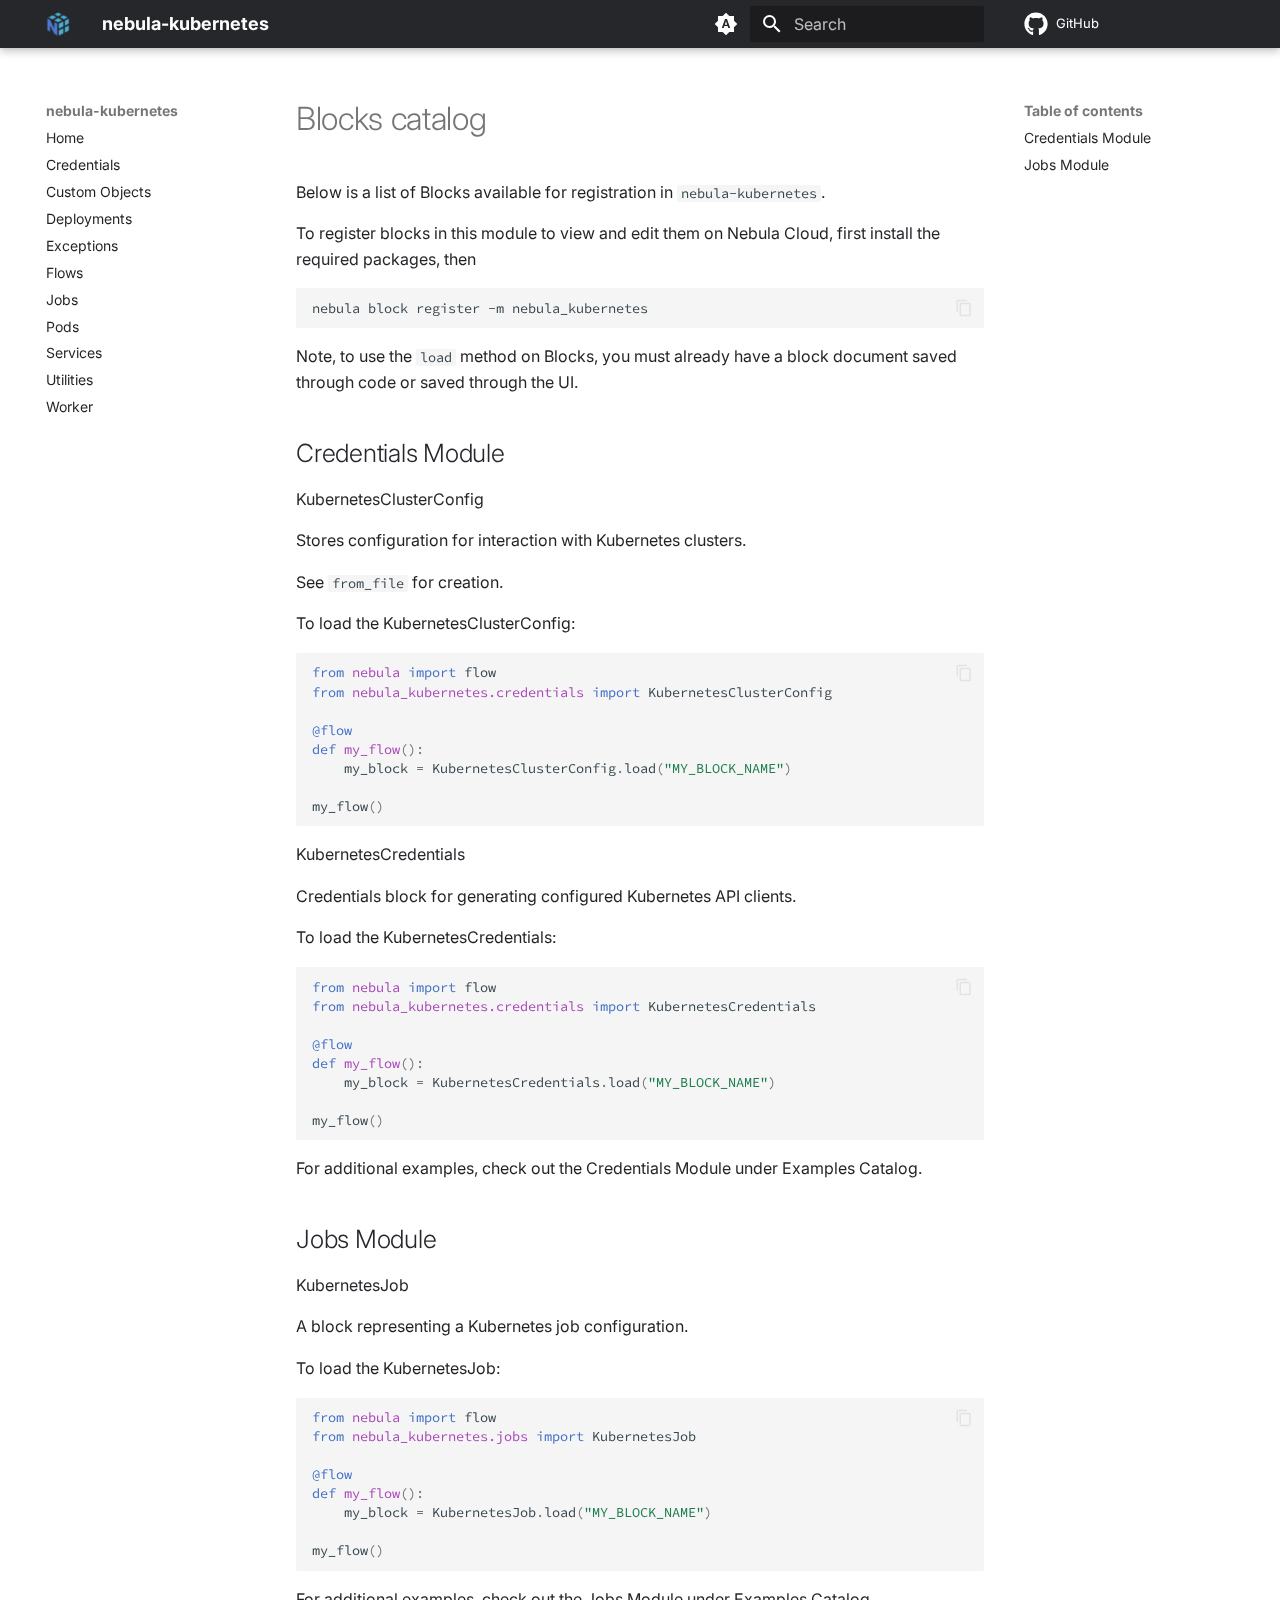
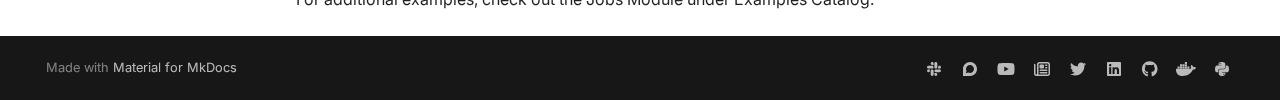
<file: blocks_catalog/index.html>
<!doctype html>
<html lang="en" class="no-js">
  <head>
    
      <meta charset="utf-8">
      <meta name="viewport" content="width=device-width,initial-scale=1">
      
      
      
      
      
      
      <link rel="icon" href="../img/favicon.ico">
      <meta name="generator" content="mkdocs-1.5.3, mkdocs-material-9.5.15">
    
    
      
        <title>Blocks catalog - nebula-kubernetes</title>
      
    
    
      <link rel="stylesheet" href="../assets/stylesheets/main.7e359304.min.css">
      
        
        <link rel="stylesheet" href="../assets/stylesheets/palette.06af60db.min.css">
      
      


    
    
      
    
    
      
        
        
        <link rel="preconnect" href="https://fonts.gstatic.com" crossorigin>
        <link rel="stylesheet" href="https://fonts.googleapis.com/css?family=Inter:300,300i,400,400i,700,700i%7CSource+Code+Pro:400,400i,700,700i&display=fallback">
        <style>:root{--md-text-font:"Inter";--md-code-font:"Source Code Pro"}</style>
      
    
    
      <link rel="stylesheet" href="../assets/_mkdocstrings.css">
    
      <link rel="stylesheet" href="../stylesheets/extra.css">
    
    <script>__md_scope=new URL("..",location),__md_hash=e=>[...e].reduce((e,_)=>(e<<5)-e+_.charCodeAt(0),0),__md_get=(e,_=localStorage,t=__md_scope)=>JSON.parse(_.getItem(t.pathname+"."+e)),__md_set=(e,_,t=localStorage,a=__md_scope)=>{try{t.setItem(a.pathname+"."+e,JSON.stringify(_))}catch(e){}}</script>
    
      
  


  <!-- Google tag (gtag.js) -->
<script async src="https://www.googletagmanager.com/gtag/js?id=G-8CSMBCQDKN"></script>
<script>
    window.dataLayer = window.dataLayer || [];
    function gtag(){dataLayer.push(arguments);}
    gtag('js', new Date());

    gtag('config', 'G-8CSMBCQDKN');
</script>
<!-- Segment analytics -->
<script>
    !function(){var analytics=window.analytics=window.analytics||[];if(!analytics.initialize)if(analytics.invoked)window.console&&console.error&&console.error("Segment snippet included twice.");else{analytics.invoked=!0;analytics.methods=["trackSubmit","trackClick","trackLink","trackForm","pageview","identify","reset","group","track","ready","alias","debug","page","once","off","on","addSourceMiddleware","addIntegrationMiddleware","setAnonymousId","addDestinationMiddleware"];analytics.factory=function(e){return function(){var t=Array.prototype.slice.call(arguments);t.unshift(e);analytics.push(t);return analytics}};for(var e=0;e<analytics.methods.length;e++){var key=analytics.methods[e];analytics[key]=analytics.factory(key)}analytics.load=function(key,e){var t=document.createElement("script");t.type="text/javascript";t.async=!0;t.src="https://cdn.segment.com/analytics.js/v1/" + key + "/analytics.min.js";var n=document.getElementsByTagName("script")[0];n.parentNode.insertBefore(t,n);analytics._loadOptions=e};analytics._writeKey="xDLAoTXsNYpC4Y6JucKnJ8W1MYBuyAbD";;analytics.SNIPPET_VERSION="4.15.3";
    analytics.load("xDLAoTXsNYpC4Y6JucKnJ8W1MYBuyAbD");
    analytics.page();
    }}();
</script>
  
    <script>"undefined"!=typeof __md_analytics&&__md_analytics()</script>
  

    
    
    
  </head>
  
  
    
    
      
    
    
    
    
    <body dir="ltr" data-md-color-scheme="default" data-md-color-primary="indigo" data-md-color-accent="indigo">
  
    
    <input class="md-toggle" data-md-toggle="drawer" type="checkbox" id="__drawer" autocomplete="off">
    <input class="md-toggle" data-md-toggle="search" type="checkbox" id="__search" autocomplete="off">
    <label class="md-overlay" for="__drawer"></label>
    <div data-md-component="skip">
      
        
        <a href="#credentials-module" class="md-skip">
          Skip to content
        </a>
      
    </div>
    <div data-md-component="announce">
      
    </div>
    
    
      

  

<header class="md-header md-header--shadow" data-md-component="header">
  <nav class="md-header__inner md-grid" aria-label="Header">
    <a href=".." title="nebula-kubernetes" class="md-header__button md-logo" aria-label="nebula-kubernetes" data-md-component="logo">
      
  <img src="../img/nebula-logo-mark.png" alt="logo">

    </a>
    <label class="md-header__button md-icon" for="__drawer">
      
      <svg xmlns="http://www.w3.org/2000/svg" viewBox="0 0 24 24"><path d="M3 6h18v2H3V6m0 5h18v2H3v-2m0 5h18v2H3v-2Z"/></svg>
    </label>
    <div class="md-header__title" data-md-component="header-title">
      <div class="md-header__ellipsis">
        <div class="md-header__topic">
          <span class="md-ellipsis">
            nebula-kubernetes
          </span>
        </div>
        <div class="md-header__topic" data-md-component="header-topic">
          <span class="md-ellipsis">
            
              Blocks catalog
            
          </span>
        </div>
      </div>
    </div>
    
      
        <form class="md-header__option" data-md-component="palette">
  
    
    
    
    <input class="md-option" data-md-color-media="(prefers-color-scheme)" data-md-color-scheme="default" data-md-color-primary="indigo" data-md-color-accent="indigo"  aria-label="Switch to light mode"  type="radio" name="__palette" id="__palette_0">
    
      <label class="md-header__button md-icon" title="Switch to light mode" for="__palette_1" hidden>
        <svg xmlns="http://www.w3.org/2000/svg" viewBox="0 0 24 24"><path d="m14.3 16-.7-2h-3.2l-.7 2H7.8L11 7h2l3.2 9h-1.9M20 8.69V4h-4.69L12 .69 8.69 4H4v4.69L.69 12 4 15.31V20h4.69L12 23.31 15.31 20H20v-4.69L23.31 12 20 8.69m-9.15 3.96h2.3L12 9l-1.15 3.65Z"/></svg>
      </label>
    
  
    
    
    
    <input class="md-option" data-md-color-media="(prefers-color-scheme: light)" data-md-color-scheme="default" data-md-color-primary="blue" data-md-color-accent="blue"  aria-label="Switch to dark mode"  type="radio" name="__palette" id="__palette_1">
    
      <label class="md-header__button md-icon" title="Switch to dark mode" for="__palette_2" hidden>
        <svg xmlns="http://www.w3.org/2000/svg" viewBox="0 0 24 24"><path d="M12 7a5 5 0 0 1 5 5 5 5 0 0 1-5 5 5 5 0 0 1-5-5 5 5 0 0 1 5-5m0 2a3 3 0 0 0-3 3 3 3 0 0 0 3 3 3 3 0 0 0 3-3 3 3 0 0 0-3-3m0-7 2.39 3.42C13.65 5.15 12.84 5 12 5c-.84 0-1.65.15-2.39.42L12 2M3.34 7l4.16-.35A7.2 7.2 0 0 0 5.94 8.5c-.44.74-.69 1.5-.83 2.29L3.34 7m.02 10 1.76-3.77a7.131 7.131 0 0 0 2.38 4.14L3.36 17M20.65 7l-1.77 3.79a7.023 7.023 0 0 0-2.38-4.15l4.15.36m-.01 10-4.14.36c.59-.51 1.12-1.14 1.54-1.86.42-.73.69-1.5.83-2.29L20.64 17M12 22l-2.41-3.44c.74.27 1.55.44 2.41.44.82 0 1.63-.17 2.37-.44L12 22Z"/></svg>
      </label>
    
  
    
    
    
    <input class="md-option" data-md-color-media="(prefers-color-scheme: dark)" data-md-color-scheme="slate" data-md-color-primary="blue" data-md-color-accent="blue"  aria-label="Switch to light mode"  type="radio" name="__palette" id="__palette_2">
    
      <label class="md-header__button md-icon" title="Switch to light mode" for="__palette_0" hidden>
        <svg xmlns="http://www.w3.org/2000/svg" viewBox="0 0 24 24"><path d="m17.75 4.09-2.53 1.94.91 3.06-2.63-1.81-2.63 1.81.91-3.06-2.53-1.94L12.44 4l1.06-3 1.06 3 3.19.09m3.5 6.91-1.64 1.25.59 1.98-1.7-1.17-1.7 1.17.59-1.98L15.75 11l2.06-.05L18.5 9l.69 1.95 2.06.05m-2.28 4.95c.83-.08 1.72 1.1 1.19 1.85-.32.45-.66.87-1.08 1.27C15.17 23 8.84 23 4.94 19.07c-3.91-3.9-3.91-10.24 0-14.14.4-.4.82-.76 1.27-1.08.75-.53 1.93.36 1.85 1.19-.27 2.86.69 5.83 2.89 8.02a9.96 9.96 0 0 0 8.02 2.89m-1.64 2.02a12.08 12.08 0 0 1-7.8-3.47c-2.17-2.19-3.33-5-3.49-7.82-2.81 3.14-2.7 7.96.31 10.98 3.02 3.01 7.84 3.12 10.98.31Z"/></svg>
      </label>
    
  
</form>
      
    
    
      <script>var media,input,key,value,palette=__md_get("__palette");if(palette&&palette.color){"(prefers-color-scheme)"===palette.color.media&&(media=matchMedia("(prefers-color-scheme: light)"),input=document.querySelector(media.matches?"[data-md-color-media='(prefers-color-scheme: light)']":"[data-md-color-media='(prefers-color-scheme: dark)']"),palette.color.media=input.getAttribute("data-md-color-media"),palette.color.scheme=input.getAttribute("data-md-color-scheme"),palette.color.primary=input.getAttribute("data-md-color-primary"),palette.color.accent=input.getAttribute("data-md-color-accent"));for([key,value]of Object.entries(palette.color))document.body.setAttribute("data-md-color-"+key,value)}</script>
    
    
    
      <label class="md-header__button md-icon" for="__search">
        
        <svg xmlns="http://www.w3.org/2000/svg" viewBox="0 0 24 24"><path d="M9.5 3A6.5 6.5 0 0 1 16 9.5c0 1.61-.59 3.09-1.56 4.23l.27.27h.79l5 5-1.5 1.5-5-5v-.79l-.27-.27A6.516 6.516 0 0 1 9.5 16 6.5 6.5 0 0 1 3 9.5 6.5 6.5 0 0 1 9.5 3m0 2C7 5 5 7 5 9.5S7 14 9.5 14 14 12 14 9.5 12 5 9.5 5Z"/></svg>
      </label>
      <div class="md-search" data-md-component="search" role="dialog">
  <label class="md-search__overlay" for="__search"></label>
  <div class="md-search__inner" role="search">
    <form class="md-search__form" name="search">
      <input type="text" class="md-search__input" name="query" aria-label="Search" placeholder="Search" autocapitalize="off" autocorrect="off" autocomplete="off" spellcheck="false" data-md-component="search-query" required>
      <label class="md-search__icon md-icon" for="__search">
        
        <svg xmlns="http://www.w3.org/2000/svg" viewBox="0 0 24 24"><path d="M9.5 3A6.5 6.5 0 0 1 16 9.5c0 1.61-.59 3.09-1.56 4.23l.27.27h.79l5 5-1.5 1.5-5-5v-.79l-.27-.27A6.516 6.516 0 0 1 9.5 16 6.5 6.5 0 0 1 3 9.5 6.5 6.5 0 0 1 9.5 3m0 2C7 5 5 7 5 9.5S7 14 9.5 14 14 12 14 9.5 12 5 9.5 5Z"/></svg>
        
        <svg xmlns="http://www.w3.org/2000/svg" viewBox="0 0 24 24"><path d="M20 11v2H8l5.5 5.5-1.42 1.42L4.16 12l7.92-7.92L13.5 5.5 8 11h12Z"/></svg>
      </label>
      <nav class="md-search__options" aria-label="Search">
        
        <button type="reset" class="md-search__icon md-icon" title="Clear" aria-label="Clear" tabindex="-1">
          
          <svg xmlns="http://www.w3.org/2000/svg" viewBox="0 0 24 24"><path d="M19 6.41 17.59 5 12 10.59 6.41 5 5 6.41 10.59 12 5 17.59 6.41 19 12 13.41 17.59 19 19 17.59 13.41 12 19 6.41Z"/></svg>
        </button>
      </nav>
      
    </form>
    <div class="md-search__output">
      <div class="md-search__scrollwrap" data-md-scrollfix>
        <div class="md-search-result" data-md-component="search-result">
          <div class="md-search-result__meta">
            Initializing search
          </div>
          <ol class="md-search-result__list" role="presentation"></ol>
        </div>
      </div>
    </div>
  </div>
</div>
    
    
      <div class="md-header__source">
        <a href="https://github.com/kozmoai/nebula-kubernetes" title="Go to repository" class="md-source" data-md-component="source">
  <div class="md-source__icon md-icon">
    
    <svg xmlns="http://www.w3.org/2000/svg" viewBox="0 0 496 512"><!--! Font Awesome Free 6.5.1 by @fontawesome - https://fontawesome.com License - https://fontawesome.com/license/free (Icons: CC BY 4.0, Fonts: SIL OFL 1.1, Code: MIT License) Copyright 2023 Fonticons, Inc.--><path d="M165.9 397.4c0 2-2.3 3.6-5.2 3.6-3.3.3-5.6-1.3-5.6-3.6 0-2 2.3-3.6 5.2-3.6 3-.3 5.6 1.3 5.6 3.6zm-31.1-4.5c-.7 2 1.3 4.3 4.3 4.9 2.6 1 5.6 0 6.2-2s-1.3-4.3-4.3-5.2c-2.6-.7-5.5.3-6.2 2.3zm44.2-1.7c-2.9.7-4.9 2.6-4.6 4.9.3 2 2.9 3.3 5.9 2.6 2.9-.7 4.9-2.6 4.6-4.6-.3-1.9-3-3.2-5.9-2.9zM244.8 8C106.1 8 0 113.3 0 252c0 110.9 69.8 205.8 169.5 239.2 12.8 2.3 17.3-5.6 17.3-12.1 0-6.2-.3-40.4-.3-61.4 0 0-70 15-84.7-29.8 0 0-11.4-29.1-27.8-36.6 0 0-22.9-15.7 1.6-15.4 0 0 24.9 2 38.6 25.8 21.9 38.6 58.6 27.5 72.9 20.9 2.3-16 8.8-27.1 16-33.7-55.9-6.2-112.3-14.3-112.3-110.5 0-27.5 7.6-41.3 23.6-58.9-2.6-6.5-11.1-33.3 2.6-67.9 20.9-6.5 69 27 69 27 20-5.6 41.5-8.5 62.8-8.5s42.8 2.9 62.8 8.5c0 0 48.1-33.6 69-27 13.7 34.7 5.2 61.4 2.6 67.9 16 17.7 25.8 31.5 25.8 58.9 0 96.5-58.9 104.2-114.8 110.5 9.2 7.9 17 22.9 17 46.4 0 33.7-.3 75.4-.3 83.6 0 6.5 4.6 14.4 17.3 12.1C428.2 457.8 496 362.9 496 252 496 113.3 383.5 8 244.8 8zM97.2 352.9c-1.3 1-1 3.3.7 5.2 1.6 1.6 3.9 2.3 5.2 1 1.3-1 1-3.3-.7-5.2-1.6-1.6-3.9-2.3-5.2-1zm-10.8-8.1c-.7 1.3.3 2.9 2.3 3.9 1.6 1 3.6.7 4.3-.7.7-1.3-.3-2.9-2.3-3.9-2-.6-3.6-.3-4.3.7zm32.4 35.6c-1.6 1.3-1 4.3 1.3 6.2 2.3 2.3 5.2 2.6 6.5 1 1.3-1.3.7-4.3-1.3-6.2-2.2-2.3-5.2-2.6-6.5-1zm-11.4-14.7c-1.6 1-1.6 3.6 0 5.9 1.6 2.3 4.3 3.3 5.6 2.3 1.6-1.3 1.6-3.9 0-6.2-1.4-2.3-4-3.3-5.6-2z"/></svg>
  </div>
  <div class="md-source__repository">
    GitHub
  </div>
</a>
      </div>
    
  </nav>
  
</header>
    
    <div class="md-container" data-md-component="container">
      
      
        
          
        
      
      <main class="md-main" data-md-component="main">
        <div class="md-main__inner md-grid">
          
            
              
              <div class="md-sidebar md-sidebar--primary" data-md-component="sidebar" data-md-type="navigation" >
                <div class="md-sidebar__scrollwrap">
                  <div class="md-sidebar__inner">
                    



<nav class="md-nav md-nav--primary" aria-label="Navigation" data-md-level="0">
  <label class="md-nav__title" for="__drawer">
    <a href=".." title="nebula-kubernetes" class="md-nav__button md-logo" aria-label="nebula-kubernetes" data-md-component="logo">
      
  <img src="../img/nebula-logo-mark.png" alt="logo">

    </a>
    nebula-kubernetes
  </label>
  
    <div class="md-nav__source">
      <a href="https://github.com/kozmoai/nebula-kubernetes" title="Go to repository" class="md-source" data-md-component="source">
  <div class="md-source__icon md-icon">
    
    <svg xmlns="http://www.w3.org/2000/svg" viewBox="0 0 496 512"><!--! Font Awesome Free 6.5.1 by @fontawesome - https://fontawesome.com License - https://fontawesome.com/license/free (Icons: CC BY 4.0, Fonts: SIL OFL 1.1, Code: MIT License) Copyright 2023 Fonticons, Inc.--><path d="M165.9 397.4c0 2-2.3 3.6-5.2 3.6-3.3.3-5.6-1.3-5.6-3.6 0-2 2.3-3.6 5.2-3.6 3-.3 5.6 1.3 5.6 3.6zm-31.1-4.5c-.7 2 1.3 4.3 4.3 4.9 2.6 1 5.6 0 6.2-2s-1.3-4.3-4.3-5.2c-2.6-.7-5.5.3-6.2 2.3zm44.2-1.7c-2.9.7-4.9 2.6-4.6 4.9.3 2 2.9 3.3 5.9 2.6 2.9-.7 4.9-2.6 4.6-4.6-.3-1.9-3-3.2-5.9-2.9zM244.8 8C106.1 8 0 113.3 0 252c0 110.9 69.8 205.8 169.5 239.2 12.8 2.3 17.3-5.6 17.3-12.1 0-6.2-.3-40.4-.3-61.4 0 0-70 15-84.7-29.8 0 0-11.4-29.1-27.8-36.6 0 0-22.9-15.7 1.6-15.4 0 0 24.9 2 38.6 25.8 21.9 38.6 58.6 27.5 72.9 20.9 2.3-16 8.8-27.1 16-33.7-55.9-6.2-112.3-14.3-112.3-110.5 0-27.5 7.6-41.3 23.6-58.9-2.6-6.5-11.1-33.3 2.6-67.9 20.9-6.5 69 27 69 27 20-5.6 41.5-8.5 62.8-8.5s42.8 2.9 62.8 8.5c0 0 48.1-33.6 69-27 13.7 34.7 5.2 61.4 2.6 67.9 16 17.7 25.8 31.5 25.8 58.9 0 96.5-58.9 104.2-114.8 110.5 9.2 7.9 17 22.9 17 46.4 0 33.7-.3 75.4-.3 83.6 0 6.5 4.6 14.4 17.3 12.1C428.2 457.8 496 362.9 496 252 496 113.3 383.5 8 244.8 8zM97.2 352.9c-1.3 1-1 3.3.7 5.2 1.6 1.6 3.9 2.3 5.2 1 1.3-1 1-3.3-.7-5.2-1.6-1.6-3.9-2.3-5.2-1zm-10.8-8.1c-.7 1.3.3 2.9 2.3 3.9 1.6 1 3.6.7 4.3-.7.7-1.3-.3-2.9-2.3-3.9-2-.6-3.6-.3-4.3.7zm32.4 35.6c-1.6 1.3-1 4.3 1.3 6.2 2.3 2.3 5.2 2.6 6.5 1 1.3-1.3.7-4.3-1.3-6.2-2.2-2.3-5.2-2.6-6.5-1zm-11.4-14.7c-1.6 1-1.6 3.6 0 5.9 1.6 2.3 4.3 3.3 5.6 2.3 1.6-1.3 1.6-3.9 0-6.2-1.4-2.3-4-3.3-5.6-2z"/></svg>
  </div>
  <div class="md-source__repository">
    GitHub
  </div>
</a>
    </div>
  
  <ul class="md-nav__list" data-md-scrollfix>
    
      
      
  
  
  
  
    <li class="md-nav__item">
      <a href=".." class="md-nav__link">
        
  
  <span class="md-ellipsis">
    Home
  </span>
  

      </a>
    </li>
  

    
      
      
  
  
  
  
    <li class="md-nav__item">
      <a href="../credentials/" class="md-nav__link">
        
  
  <span class="md-ellipsis">
    Credentials
  </span>
  

      </a>
    </li>
  

    
      
      
  
  
  
  
    <li class="md-nav__item">
      <a href="../custom_objects/" class="md-nav__link">
        
  
  <span class="md-ellipsis">
    Custom Objects
  </span>
  

      </a>
    </li>
  

    
      
      
  
  
  
  
    <li class="md-nav__item">
      <a href="../deployments/" class="md-nav__link">
        
  
  <span class="md-ellipsis">
    Deployments
  </span>
  

      </a>
    </li>
  

    
      
      
  
  
  
  
    <li class="md-nav__item">
      <a href="../exceptions/" class="md-nav__link">
        
  
  <span class="md-ellipsis">
    Exceptions
  </span>
  

      </a>
    </li>
  

    
      
      
  
  
  
  
    <li class="md-nav__item">
      <a href="../flows/" class="md-nav__link">
        
  
  <span class="md-ellipsis">
    Flows
  </span>
  

      </a>
    </li>
  

    
      
      
  
  
  
  
    <li class="md-nav__item">
      <a href="../jobs/" class="md-nav__link">
        
  
  <span class="md-ellipsis">
    Jobs
  </span>
  

      </a>
    </li>
  

    
      
      
  
  
  
  
    <li class="md-nav__item">
      <a href="../pods/" class="md-nav__link">
        
  
  <span class="md-ellipsis">
    Pods
  </span>
  

      </a>
    </li>
  

    
      
      
  
  
  
  
    <li class="md-nav__item">
      <a href="../services/" class="md-nav__link">
        
  
  <span class="md-ellipsis">
    Services
  </span>
  

      </a>
    </li>
  

    
      
      
  
  
  
  
    <li class="md-nav__item">
      <a href="../utilities/" class="md-nav__link">
        
  
  <span class="md-ellipsis">
    Utilities
  </span>
  

      </a>
    </li>
  

    
      
      
  
  
  
  
    <li class="md-nav__item">
      <a href="../worker/" class="md-nav__link">
        
  
  <span class="md-ellipsis">
    Worker
  </span>
  

      </a>
    </li>
  

    
  </ul>
</nav>
                  </div>
                </div>
              </div>
            
            
              
              <div class="md-sidebar md-sidebar--secondary" data-md-component="sidebar" data-md-type="toc" >
                <div class="md-sidebar__scrollwrap">
                  <div class="md-sidebar__inner">
                    

<nav class="md-nav md-nav--secondary" aria-label="Table of contents">
  
  
  
  
    <label class="md-nav__title" for="__toc">
      <span class="md-nav__icon md-icon"></span>
      Table of contents
    </label>
    <ul class="md-nav__list" data-md-component="toc" data-md-scrollfix>
      
        <li class="md-nav__item">
  <a href="#credentials-module" class="md-nav__link">
    <span class="md-ellipsis">
      Credentials Module
    </span>
  </a>
  
</li>
      
        <li class="md-nav__item">
  <a href="#jobs-module" class="md-nav__link">
    <span class="md-ellipsis">
      Jobs Module
    </span>
  </a>
  
</li>
      
    </ul>
  
</nav>
                  </div>
                </div>
              </div>
            
          
          
            <div class="md-content" data-md-component="content">
              <article class="md-content__inner md-typeset">
                
                  


  <h1>Blocks catalog</h1>

<p>Below is a list of Blocks available for registration in
<code>nebula-kubernetes</code>.</p>
<p>To register blocks in this module to
<a href="https://docs.nebula.io/ui/blocks/">view and edit them</a>
on Nebula Cloud, first <a href="https://kozmoai.github.io/nebula-kubernetes/#installation">install the required packages</a>,
then
<div class="highlight"><pre><span></span><code>nebula<span class="w"> </span>block<span class="w"> </span>register<span class="w"> </span>-m<span class="w"> </span>nebula_kubernetes
</code></pre></div>
Note, to use the <code>load</code> method on Blocks, you must already have a block document <a href="https://docs.nebula.io/concepts/blocks/#saving-blocks">saved through code</a> or <a href="https://docs.nebula.io/ui/blocks/">saved through the UI</a>.</p>
<h2 id="credentials-module"><a class="autorefs autorefs-internal" href="../credentials/#nebula_kubernetes.credentials">Credentials Module</a></h2>
<p><a class="autorefs autorefs-internal" href="../credentials/#nebula_kubernetes.credentials.KubernetesClusterConfig">KubernetesClusterConfig</a></p>
<p>Stores configuration for interaction with Kubernetes clusters.</p>
<p>See <code>from_file</code> for creation.</p>
<p>To load the KubernetesClusterConfig:
<div class="highlight"><pre><span></span><code><span class="kn">from</span> <span class="nn">nebula</span> <span class="kn">import</span> <span class="n">flow</span>
<span class="kn">from</span> <span class="nn">nebula_kubernetes.credentials</span> <span class="kn">import</span> <span class="n">KubernetesClusterConfig</span>

<span class="nd">@flow</span>
<span class="k">def</span> <span class="nf">my_flow</span><span class="p">():</span>
    <span class="n">my_block</span> <span class="o">=</span> <span class="n">KubernetesClusterConfig</span><span class="o">.</span><span class="n">load</span><span class="p">(</span><span class="s2">&quot;MY_BLOCK_NAME&quot;</span><span class="p">)</span>

<span class="n">my_flow</span><span class="p">()</span>
</code></pre></div>
<a class="autorefs autorefs-internal" href="../credentials/#nebula_kubernetes.credentials.KubernetesCredentials">KubernetesCredentials</a></p>
<p>Credentials block for generating configured Kubernetes API clients.</p>
<p>To load the KubernetesCredentials:
<div class="highlight"><pre><span></span><code><span class="kn">from</span> <span class="nn">nebula</span> <span class="kn">import</span> <span class="n">flow</span>
<span class="kn">from</span> <span class="nn">nebula_kubernetes.credentials</span> <span class="kn">import</span> <span class="n">KubernetesCredentials</span>

<span class="nd">@flow</span>
<span class="k">def</span> <span class="nf">my_flow</span><span class="p">():</span>
    <span class="n">my_block</span> <span class="o">=</span> <span class="n">KubernetesCredentials</span><span class="o">.</span><span class="n">load</span><span class="p">(</span><span class="s2">&quot;MY_BLOCK_NAME&quot;</span><span class="p">)</span>

<span class="n">my_flow</span><span class="p">()</span>
</code></pre></div>
For additional examples, check out the <a href="../examples_catalog/#credentials-module">Credentials Module</a> under Examples Catalog.</p>
<h2 id="jobs-module"><a class="autorefs autorefs-internal" href="../jobs/#nebula_kubernetes.jobs">Jobs Module</a></h2>
<p><a class="autorefs autorefs-internal" href="../jobs/#nebula_kubernetes.jobs.KubernetesJob">KubernetesJob</a></p>
<p>A block representing a Kubernetes job configuration.</p>
<p>To load the KubernetesJob:
<div class="highlight"><pre><span></span><code><span class="kn">from</span> <span class="nn">nebula</span> <span class="kn">import</span> <span class="n">flow</span>
<span class="kn">from</span> <span class="nn">nebula_kubernetes.jobs</span> <span class="kn">import</span> <span class="n">KubernetesJob</span>

<span class="nd">@flow</span>
<span class="k">def</span> <span class="nf">my_flow</span><span class="p">():</span>
    <span class="n">my_block</span> <span class="o">=</span> <span class="n">KubernetesJob</span><span class="o">.</span><span class="n">load</span><span class="p">(</span><span class="s2">&quot;MY_BLOCK_NAME&quot;</span><span class="p">)</span>

<span class="n">my_flow</span><span class="p">()</span>
</code></pre></div>
For additional examples, check out the <a href="../examples_catalog/#jobs-module">Jobs Module</a> under Examples Catalog.</p>









  




                
              </article>
            </div>
          
          
<script>var target=document.getElementById(location.hash.slice(1));target&&target.name&&(target.checked=target.name.startsWith("__tabbed_"))</script>
        </div>
        
      </main>
      
        <footer class="md-footer">
  
  <div class="md-footer-meta md-typeset">
    <div class="md-footer-meta__inner md-grid">
      <div class="md-copyright">
  
  
    Made with
    <a href="https://squidfunk.github.io/mkdocs-material/" target="_blank" rel="noopener">
      Material for MkDocs
    </a>
  
</div>
      
        <div class="md-social">
  
    
    
    
    
      
      
    
    <a href="https://www.nebula.io/slack/" target="_blank" rel="noopener" title="www.nebula.io" class="md-social__link">
      <svg xmlns="http://www.w3.org/2000/svg" viewBox="0 0 448 512"><!--! Font Awesome Free 6.5.1 by @fontawesome - https://fontawesome.com License - https://fontawesome.com/license/free (Icons: CC BY 4.0, Fonts: SIL OFL 1.1, Code: MIT License) Copyright 2023 Fonticons, Inc.--><path d="M94.12 315.1c0 25.9-21.16 47.06-47.06 47.06S0 341 0 315.1c0-25.9 21.16-47.06 47.06-47.06h47.06v47.06zm23.72 0c0-25.9 21.16-47.06 47.06-47.06s47.06 21.16 47.06 47.06v117.84c0 25.9-21.16 47.06-47.06 47.06s-47.06-21.16-47.06-47.06V315.1zm47.06-188.98c-25.9 0-47.06-21.16-47.06-47.06S139 32 164.9 32s47.06 21.16 47.06 47.06v47.06H164.9zm0 23.72c25.9 0 47.06 21.16 47.06 47.06s-21.16 47.06-47.06 47.06H47.06C21.16 243.96 0 222.8 0 196.9s21.16-47.06 47.06-47.06H164.9zm188.98 47.06c0-25.9 21.16-47.06 47.06-47.06 25.9 0 47.06 21.16 47.06 47.06s-21.16 47.06-47.06 47.06h-47.06V196.9zm-23.72 0c0 25.9-21.16 47.06-47.06 47.06-25.9 0-47.06-21.16-47.06-47.06V79.06c0-25.9 21.16-47.06 47.06-47.06 25.9 0 47.06 21.16 47.06 47.06V196.9zM283.1 385.88c25.9 0 47.06 21.16 47.06 47.06 0 25.9-21.16 47.06-47.06 47.06-25.9 0-47.06-21.16-47.06-47.06v-47.06h47.06zm0-23.72c-25.9 0-47.06-21.16-47.06-47.06 0-25.9 21.16-47.06 47.06-47.06h117.84c25.9 0 47.06 21.16 47.06 47.06 0 25.9-21.16 47.06-47.06 47.06H283.1z"/></svg>
    </a>
  
    
    
    
    
      
      
    
    <a href="https://discourse.nebula.io/" target="_blank" rel="noopener" title="discourse.nebula.io" class="md-social__link">
      <svg xmlns="http://www.w3.org/2000/svg" viewBox="0 0 448 512"><!--! Font Awesome Free 6.5.1 by @fontawesome - https://fontawesome.com License - https://fontawesome.com/license/free (Icons: CC BY 4.0, Fonts: SIL OFL 1.1, Code: MIT License) Copyright 2023 Fonticons, Inc.--><path d="M225.9 32C103.3 32 0 130.5 0 252.1 0 256 .1 480 .1 480l225.8-.2c122.7 0 222.1-102.3 222.1-223.9C448 134.3 348.6 32 225.9 32zM224 384c-19.4 0-37.9-4.3-54.4-12.1L88.5 392l22.9-75c-9.8-18.1-15.4-38.9-15.4-61 0-70.7 57.3-128 128-128s128 57.3 128 128-57.3 128-128 128z"/></svg>
    </a>
  
    
    
    
    
      
      
    
    <a href="https://www.youtube.com/c/NebulaIO/videos" target="_blank" rel="noopener" title="www.youtube.com" class="md-social__link">
      <svg xmlns="http://www.w3.org/2000/svg" viewBox="0 0 576 512"><!--! Font Awesome Free 6.5.1 by @fontawesome - https://fontawesome.com License - https://fontawesome.com/license/free (Icons: CC BY 4.0, Fonts: SIL OFL 1.1, Code: MIT License) Copyright 2023 Fonticons, Inc.--><path d="M549.655 124.083c-6.281-23.65-24.787-42.276-48.284-48.597C458.781 64 288 64 288 64S117.22 64 74.629 75.486c-23.497 6.322-42.003 24.947-48.284 48.597-11.412 42.867-11.412 132.305-11.412 132.305s0 89.438 11.412 132.305c6.281 23.65 24.787 41.5 48.284 47.821C117.22 448 288 448 288 448s170.78 0 213.371-11.486c23.497-6.321 42.003-24.171 48.284-47.821 11.412-42.867 11.412-132.305 11.412-132.305s0-89.438-11.412-132.305zm-317.51 213.508V175.185l142.739 81.205-142.739 81.201z"/></svg>
    </a>
  
    
    
    
    
      
      
    
    <a href="https://nebula.io/guide/" target="_blank" rel="noopener" title="nebula.io" class="md-social__link">
      <svg xmlns="http://www.w3.org/2000/svg" viewBox="0 0 512 512"><!--! Font Awesome Free 6.5.1 by @fontawesome - https://fontawesome.com License - https://fontawesome.com/license/free (Icons: CC BY 4.0, Fonts: SIL OFL 1.1, Code: MIT License) Copyright 2023 Fonticons, Inc.--><path d="M168 80c-13.3 0-24 10.7-24 24v304c0 8.4-1.4 16.5-4.1 24H440c13.3 0 24-10.7 24-24V104c0-13.3-10.7-24-24-24H168zM72 480c-39.8 0-72-32.2-72-72V112c0-13.3 10.7-24 24-24s24 10.7 24 24v296c0 13.3 10.7 24 24 24s24-10.7 24-24V104c0-39.8 32.2-72 72-72h272c39.8 0 72 32.2 72 72v304c0 39.8-32.2 72-72 72H72zm104-344c0-13.3 10.7-24 24-24h96c13.3 0 24 10.7 24 24v80c0 13.3-10.7 24-24 24h-96c-13.3 0-24-10.7-24-24v-80zm200-24h32c13.3 0 24 10.7 24 24s-10.7 24-24 24h-32c-13.3 0-24-10.7-24-24s10.7-24 24-24zm0 80h32c13.3 0 24 10.7 24 24s-10.7 24-24 24h-32c-13.3 0-24-10.7-24-24s10.7-24 24-24zm-176 80h208c13.3 0 24 10.7 24 24s-10.7 24-24 24H200c-13.3 0-24-10.7-24-24s10.7-24 24-24zm0 80h208c13.3 0 24 10.7 24 24s-10.7 24-24 24H200c-13.3 0-24-10.7-24-24s10.7-24 24-24z"/></svg>
    </a>
  
    
    
    
    
      
      
    
    <a href="https://twitter.com/NebulaIO" target="_blank" rel="noopener" title="twitter.com" class="md-social__link">
      <svg xmlns="http://www.w3.org/2000/svg" viewBox="0 0 512 512"><!--! Font Awesome Free 6.5.1 by @fontawesome - https://fontawesome.com License - https://fontawesome.com/license/free (Icons: CC BY 4.0, Fonts: SIL OFL 1.1, Code: MIT License) Copyright 2023 Fonticons, Inc.--><path d="M459.37 151.716c.325 4.548.325 9.097.325 13.645 0 138.72-105.583 298.558-298.558 298.558-59.452 0-114.68-17.219-161.137-47.106 8.447.974 16.568 1.299 25.34 1.299 49.055 0 94.213-16.568 130.274-44.832-46.132-.975-84.792-31.188-98.112-72.772 6.498.974 12.995 1.624 19.818 1.624 9.421 0 18.843-1.3 27.614-3.573-48.081-9.747-84.143-51.98-84.143-102.985v-1.299c13.969 7.797 30.214 12.67 47.431 13.319-28.264-18.843-46.781-51.005-46.781-87.391 0-19.492 5.197-37.36 14.294-52.954 51.655 63.675 129.3 105.258 216.365 109.807-1.624-7.797-2.599-15.918-2.599-24.04 0-57.828 46.782-104.934 104.934-104.934 30.213 0 57.502 12.67 76.67 33.137 23.715-4.548 46.456-13.32 66.599-25.34-7.798 24.366-24.366 44.833-46.132 57.827 21.117-2.273 41.584-8.122 60.426-16.243-14.292 20.791-32.161 39.308-52.628 54.253z"/></svg>
    </a>
  
    
    
    
    
      
      
    
    <a href="https://www.linkedin.com/company/nebula/" target="_blank" rel="noopener" title="www.linkedin.com" class="md-social__link">
      <svg xmlns="http://www.w3.org/2000/svg" viewBox="0 0 448 512"><!--! Font Awesome Free 6.5.1 by @fontawesome - https://fontawesome.com License - https://fontawesome.com/license/free (Icons: CC BY 4.0, Fonts: SIL OFL 1.1, Code: MIT License) Copyright 2023 Fonticons, Inc.--><path d="M416 32H31.9C14.3 32 0 46.5 0 64.3v383.4C0 465.5 14.3 480 31.9 480H416c17.6 0 32-14.5 32-32.3V64.3c0-17.8-14.4-32.3-32-32.3zM135.4 416H69V202.2h66.5V416zm-33.2-243c-21.3 0-38.5-17.3-38.5-38.5S80.9 96 102.2 96c21.2 0 38.5 17.3 38.5 38.5 0 21.3-17.2 38.5-38.5 38.5zm282.1 243h-66.4V312c0-24.8-.5-56.7-34.5-56.7-34.6 0-39.9 27-39.9 54.9V416h-66.4V202.2h63.7v29.2h.9c8.9-16.8 30.6-34.5 62.9-34.5 67.2 0 79.7 44.3 79.7 101.9V416z"/></svg>
    </a>
  
    
    
    
    
      
      
    
    <a href="https://github.com/kozmoai/nebula" target="_blank" rel="noopener" title="github.com" class="md-social__link">
      <svg xmlns="http://www.w3.org/2000/svg" viewBox="0 0 496 512"><!--! Font Awesome Free 6.5.1 by @fontawesome - https://fontawesome.com License - https://fontawesome.com/license/free (Icons: CC BY 4.0, Fonts: SIL OFL 1.1, Code: MIT License) Copyright 2023 Fonticons, Inc.--><path d="M165.9 397.4c0 2-2.3 3.6-5.2 3.6-3.3.3-5.6-1.3-5.6-3.6 0-2 2.3-3.6 5.2-3.6 3-.3 5.6 1.3 5.6 3.6zm-31.1-4.5c-.7 2 1.3 4.3 4.3 4.9 2.6 1 5.6 0 6.2-2s-1.3-4.3-4.3-5.2c-2.6-.7-5.5.3-6.2 2.3zm44.2-1.7c-2.9.7-4.9 2.6-4.6 4.9.3 2 2.9 3.3 5.9 2.6 2.9-.7 4.9-2.6 4.6-4.6-.3-1.9-3-3.2-5.9-2.9zM244.8 8C106.1 8 0 113.3 0 252c0 110.9 69.8 205.8 169.5 239.2 12.8 2.3 17.3-5.6 17.3-12.1 0-6.2-.3-40.4-.3-61.4 0 0-70 15-84.7-29.8 0 0-11.4-29.1-27.8-36.6 0 0-22.9-15.7 1.6-15.4 0 0 24.9 2 38.6 25.8 21.9 38.6 58.6 27.5 72.9 20.9 2.3-16 8.8-27.1 16-33.7-55.9-6.2-112.3-14.3-112.3-110.5 0-27.5 7.6-41.3 23.6-58.9-2.6-6.5-11.1-33.3 2.6-67.9 20.9-6.5 69 27 69 27 20-5.6 41.5-8.5 62.8-8.5s42.8 2.9 62.8 8.5c0 0 48.1-33.6 69-27 13.7 34.7 5.2 61.4 2.6 67.9 16 17.7 25.8 31.5 25.8 58.9 0 96.5-58.9 104.2-114.8 110.5 9.2 7.9 17 22.9 17 46.4 0 33.7-.3 75.4-.3 83.6 0 6.5 4.6 14.4 17.3 12.1C428.2 457.8 496 362.9 496 252 496 113.3 383.5 8 244.8 8zM97.2 352.9c-1.3 1-1 3.3.7 5.2 1.6 1.6 3.9 2.3 5.2 1 1.3-1 1-3.3-.7-5.2-1.6-1.6-3.9-2.3-5.2-1zm-10.8-8.1c-.7 1.3.3 2.9 2.3 3.9 1.6 1 3.6.7 4.3-.7.7-1.3-.3-2.9-2.3-3.9-2-.6-3.6-.3-4.3.7zm32.4 35.6c-1.6 1.3-1 4.3 1.3 6.2 2.3 2.3 5.2 2.6 6.5 1 1.3-1.3.7-4.3-1.3-6.2-2.2-2.3-5.2-2.6-6.5-1zm-11.4-14.7c-1.6 1-1.6 3.6 0 5.9 1.6 2.3 4.3 3.3 5.6 2.3 1.6-1.3 1.6-3.9 0-6.2-1.4-2.3-4-3.3-5.6-2z"/></svg>
    </a>
  
    
    
    
    
      
      
    
    <a href="https://hub.docker.com/r/kozmoai/nebula/" target="_blank" rel="noopener" title="hub.docker.com" class="md-social__link">
      <svg xmlns="http://www.w3.org/2000/svg" viewBox="0 0 640 512"><!--! Font Awesome Free 6.5.1 by @fontawesome - https://fontawesome.com License - https://fontawesome.com/license/free (Icons: CC BY 4.0, Fonts: SIL OFL 1.1, Code: MIT License) Copyright 2023 Fonticons, Inc.--><path d="M349.9 236.3h-66.1v-59.4h66.1v59.4zm0-204.3h-66.1v60.7h66.1V32zm78.2 144.8H362v59.4h66.1v-59.4zm-156.3-72.1h-66.1v60.1h66.1v-60.1zm78.1 0h-66.1v60.1h66.1v-60.1zm276.8 100c-14.4-9.7-47.6-13.2-73.1-8.4-3.3-24-16.7-44.9-41.1-63.7l-14-9.3-9.3 14c-18.4 27.8-23.4 73.6-3.7 103.8-8.7 4.7-25.8 11.1-48.4 10.7H2.4c-8.7 50.8 5.8 116.8 44 162.1 37.1 43.9 92.7 66.2 165.4 66.2 157.4 0 273.9-72.5 328.4-204.2 21.4.4 67.6.1 91.3-45.2 1.5-2.5 6.6-13.2 8.5-17.1l-13.3-8.9zm-511.1-27.9h-66v59.4h66.1v-59.4zm78.1 0h-66.1v59.4h66.1v-59.4zm78.1 0h-66.1v59.4h66.1v-59.4zm-78.1-72.1h-66.1v60.1h66.1v-60.1z"/></svg>
    </a>
  
    
    
    
    
      
      
    
    <a href="https://pypi.org/project/nebula/" target="_blank" rel="noopener" title="pypi.org" class="md-social__link">
      <svg xmlns="http://www.w3.org/2000/svg" viewBox="0 0 448 512"><!--! Font Awesome Free 6.5.1 by @fontawesome - https://fontawesome.com License - https://fontawesome.com/license/free (Icons: CC BY 4.0, Fonts: SIL OFL 1.1, Code: MIT License) Copyright 2023 Fonticons, Inc.--><path d="M439.8 200.5c-7.7-30.9-22.3-54.2-53.4-54.2h-40.1v47.4c0 36.8-31.2 67.8-66.8 67.8H172.7c-29.2 0-53.4 25-53.4 54.3v101.8c0 29 25.2 46 53.4 54.3 33.8 9.9 66.3 11.7 106.8 0 26.9-7.8 53.4-23.5 53.4-54.3v-40.7H226.2v-13.6h160.2c31.1 0 42.6-21.7 53.4-54.2 11.2-33.5 10.7-65.7 0-108.6zM286.2 404c11.1 0 20.1 9.1 20.1 20.3 0 11.3-9 20.4-20.1 20.4-11 0-20.1-9.2-20.1-20.4.1-11.3 9.1-20.3 20.1-20.3zM167.8 248.1h106.8c29.7 0 53.4-24.5 53.4-54.3V91.9c0-29-24.4-50.7-53.4-55.6-35.8-5.9-74.7-5.6-106.8.1-45.2 8-53.4 24.7-53.4 55.6v40.7h106.9v13.6h-147c-31.1 0-58.3 18.7-66.8 54.2-9.8 40.7-10.2 66.1 0 108.6 7.6 31.6 25.7 54.2 56.8 54.2H101v-48.8c0-35.3 30.5-66.4 66.8-66.4zm-6.7-142.6c-11.1 0-20.1-9.1-20.1-20.3.1-11.3 9-20.4 20.1-20.4 11 0 20.1 9.2 20.1 20.4s-9 20.3-20.1 20.3z"/></svg>
    </a>
  
</div>
      
    </div>
  </div>
</footer>
      
    </div>
    <div class="md-dialog" data-md-component="dialog">
      <div class="md-dialog__inner md-typeset"></div>
    </div>
    
    
    <script id="__config" type="application/json">{"base": "..", "features": ["content.code.copy", "content.code.annotate"], "search": "../assets/javascripts/workers/search.b8dbb3d2.min.js", "translations": {"clipboard.copied": "Copied to clipboard", "clipboard.copy": "Copy to clipboard", "search.result.more.one": "1 more on this page", "search.result.more.other": "# more on this page", "search.result.none": "No matching documents", "search.result.one": "1 matching document", "search.result.other": "# matching documents", "search.result.placeholder": "Type to start searching", "search.result.term.missing": "Missing", "select.version": "Select version"}}</script>
    
    
      <script src="../assets/javascripts/bundle.bd41221c.min.js"></script>
      
    
  </body>
</html>
</file>
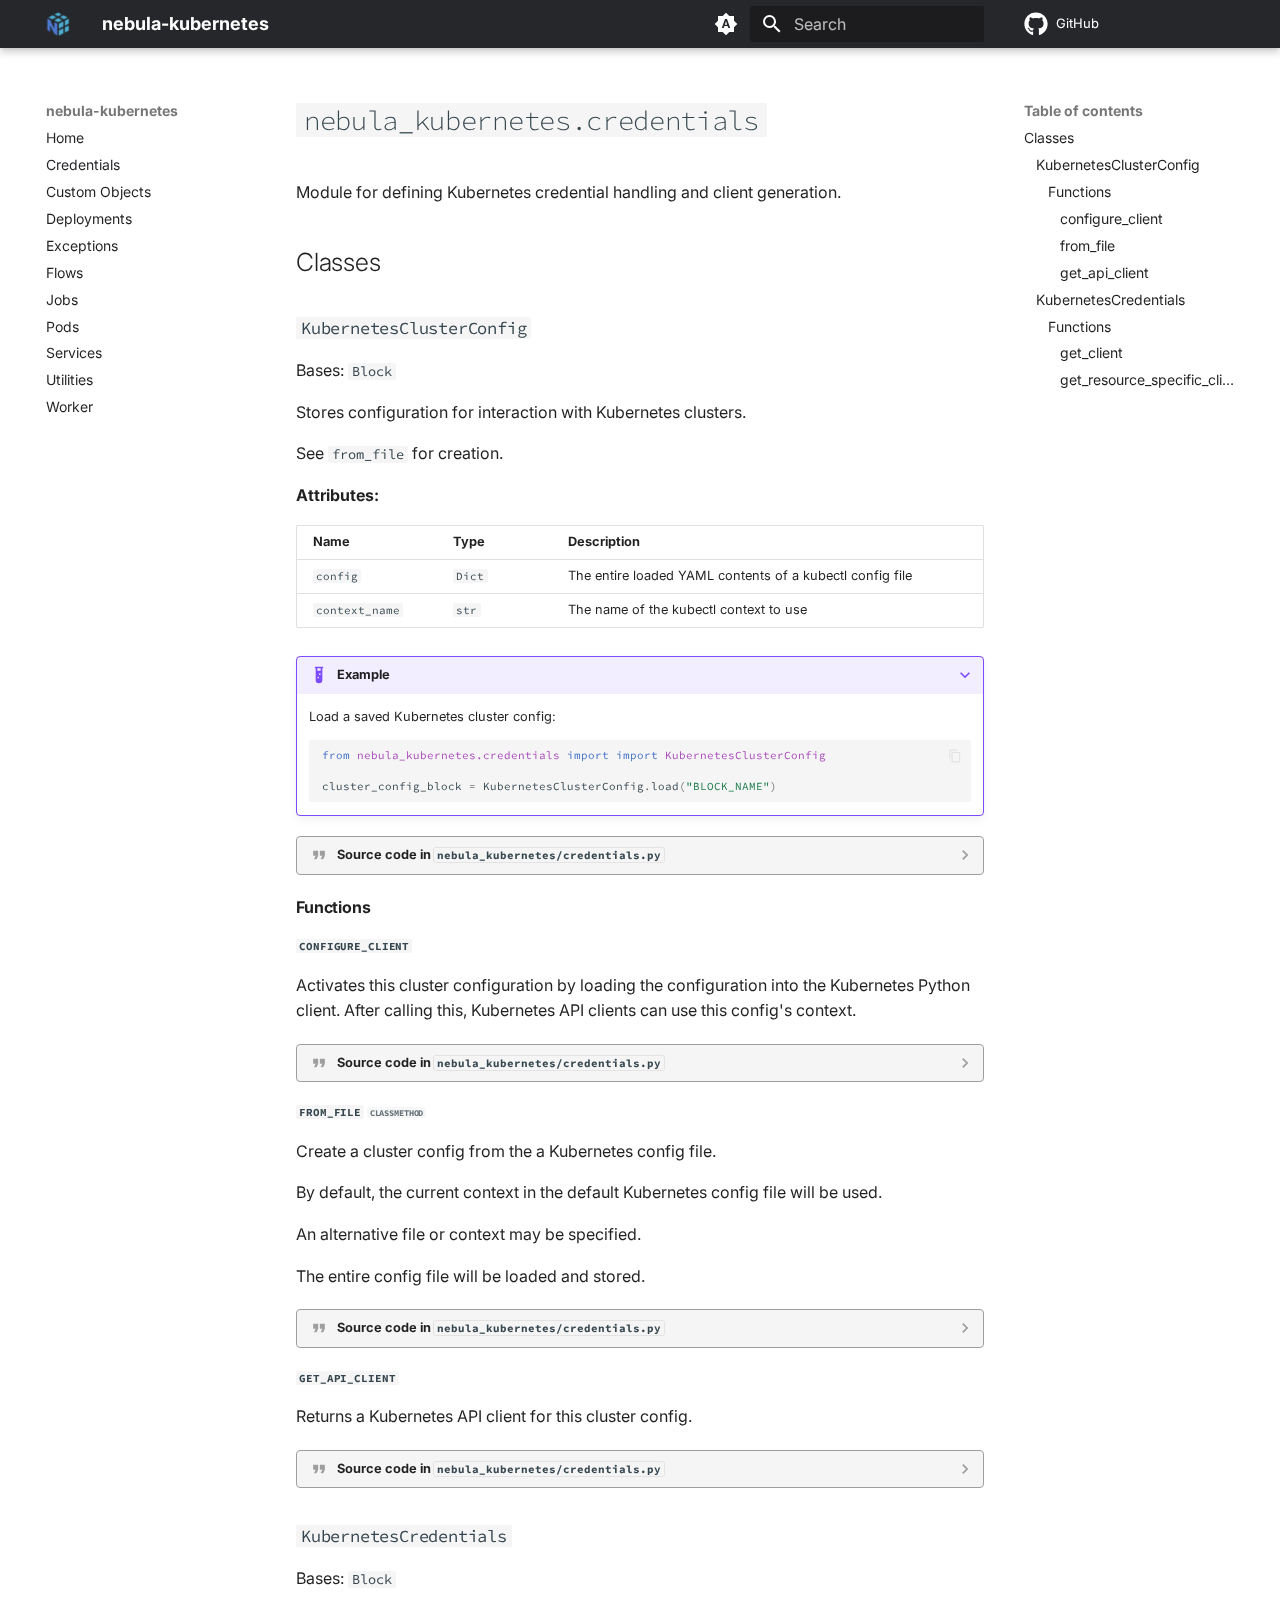
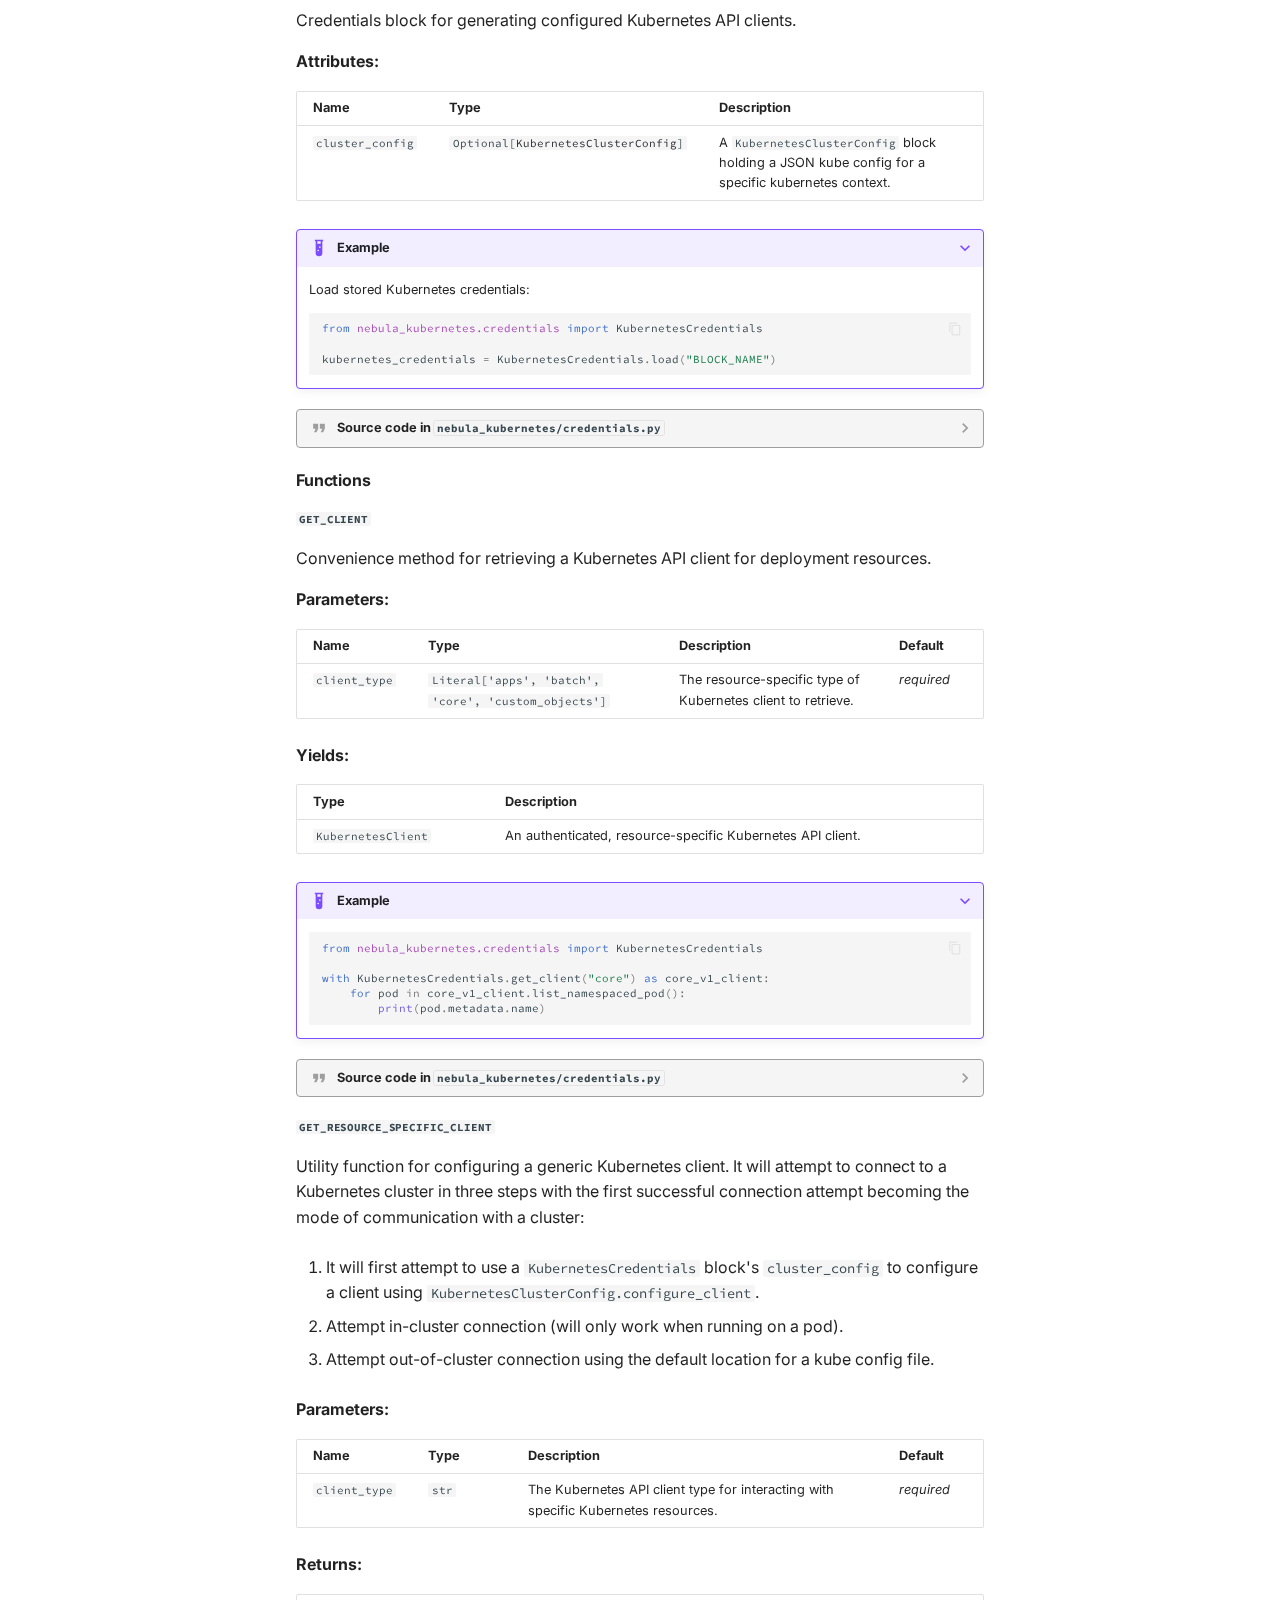
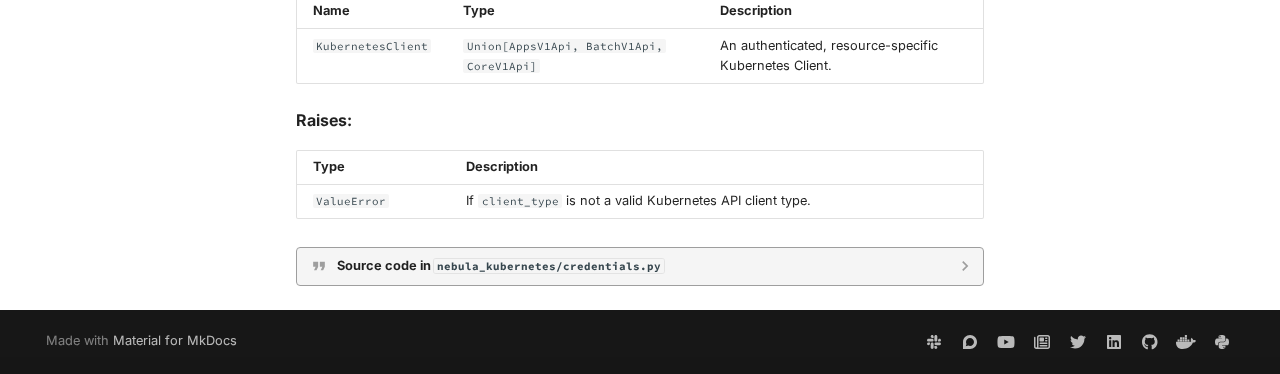
<file: credentials/index.html>
<!doctype html>
<html lang="en" class="no-js">
  <head>
    
      <meta charset="utf-8">
      <meta name="viewport" content="width=device-width,initial-scale=1">
      
      
      
      
        <link rel="prev" href="..">
      
      
        <link rel="next" href="../custom_objects/">
      
      
      <link rel="icon" href="../img/favicon.ico">
      <meta name="generator" content="mkdocs-1.5.3, mkdocs-material-9.5.15">
    
    
      
        <title>Credentials - nebula-kubernetes</title>
      
    
    
      <link rel="stylesheet" href="../assets/stylesheets/main.7e359304.min.css">
      
        
        <link rel="stylesheet" href="../assets/stylesheets/palette.06af60db.min.css">
      
      


    
    
      
    
    
      
        
        
        <link rel="preconnect" href="https://fonts.gstatic.com" crossorigin>
        <link rel="stylesheet" href="https://fonts.googleapis.com/css?family=Inter:300,300i,400,400i,700,700i%7CSource+Code+Pro:400,400i,700,700i&display=fallback">
        <style>:root{--md-text-font:"Inter";--md-code-font:"Source Code Pro"}</style>
      
    
    
      <link rel="stylesheet" href="../assets/_mkdocstrings.css">
    
      <link rel="stylesheet" href="../stylesheets/extra.css">
    
    <script>__md_scope=new URL("..",location),__md_hash=e=>[...e].reduce((e,_)=>(e<<5)-e+_.charCodeAt(0),0),__md_get=(e,_=localStorage,t=__md_scope)=>JSON.parse(_.getItem(t.pathname+"."+e)),__md_set=(e,_,t=localStorage,a=__md_scope)=>{try{t.setItem(a.pathname+"."+e,JSON.stringify(_))}catch(e){}}</script>
    
      
  


  <!-- Google tag (gtag.js) -->
<script async src="https://www.googletagmanager.com/gtag/js?id=G-8CSMBCQDKN"></script>
<script>
    window.dataLayer = window.dataLayer || [];
    function gtag(){dataLayer.push(arguments);}
    gtag('js', new Date());

    gtag('config', 'G-8CSMBCQDKN');
</script>
<!-- Segment analytics -->
<script>
    !function(){var analytics=window.analytics=window.analytics||[];if(!analytics.initialize)if(analytics.invoked)window.console&&console.error&&console.error("Segment snippet included twice.");else{analytics.invoked=!0;analytics.methods=["trackSubmit","trackClick","trackLink","trackForm","pageview","identify","reset","group","track","ready","alias","debug","page","once","off","on","addSourceMiddleware","addIntegrationMiddleware","setAnonymousId","addDestinationMiddleware"];analytics.factory=function(e){return function(){var t=Array.prototype.slice.call(arguments);t.unshift(e);analytics.push(t);return analytics}};for(var e=0;e<analytics.methods.length;e++){var key=analytics.methods[e];analytics[key]=analytics.factory(key)}analytics.load=function(key,e){var t=document.createElement("script");t.type="text/javascript";t.async=!0;t.src="https://cdn.segment.com/analytics.js/v1/" + key + "/analytics.min.js";var n=document.getElementsByTagName("script")[0];n.parentNode.insertBefore(t,n);analytics._loadOptions=e};analytics._writeKey="xDLAoTXsNYpC4Y6JucKnJ8W1MYBuyAbD";;analytics.SNIPPET_VERSION="4.15.3";
    analytics.load("xDLAoTXsNYpC4Y6JucKnJ8W1MYBuyAbD");
    analytics.page();
    }}();
</script>
  
    <script>"undefined"!=typeof __md_analytics&&__md_analytics()</script>
  

    
    
    
  </head>
  
  
    
    
      
    
    
    
    
    <body dir="ltr" data-md-color-scheme="default" data-md-color-primary="indigo" data-md-color-accent="indigo">
  
    
    <input class="md-toggle" data-md-toggle="drawer" type="checkbox" id="__drawer" autocomplete="off">
    <input class="md-toggle" data-md-toggle="search" type="checkbox" id="__search" autocomplete="off">
    <label class="md-overlay" for="__drawer"></label>
    <div data-md-component="skip">
      
        
        <a href="#nebula_kubernetes.credentials" class="md-skip">
          Skip to content
        </a>
      
    </div>
    <div data-md-component="announce">
      
    </div>
    
    
      

  

<header class="md-header md-header--shadow" data-md-component="header">
  <nav class="md-header__inner md-grid" aria-label="Header">
    <a href=".." title="nebula-kubernetes" class="md-header__button md-logo" aria-label="nebula-kubernetes" data-md-component="logo">
      
  <img src="../img/nebula-logo-mark.png" alt="logo">

    </a>
    <label class="md-header__button md-icon" for="__drawer">
      
      <svg xmlns="http://www.w3.org/2000/svg" viewBox="0 0 24 24"><path d="M3 6h18v2H3V6m0 5h18v2H3v-2m0 5h18v2H3v-2Z"/></svg>
    </label>
    <div class="md-header__title" data-md-component="header-title">
      <div class="md-header__ellipsis">
        <div class="md-header__topic">
          <span class="md-ellipsis">
            nebula-kubernetes
          </span>
        </div>
        <div class="md-header__topic" data-md-component="header-topic">
          <span class="md-ellipsis">
            
              Credentials
            
          </span>
        </div>
      </div>
    </div>
    
      
        <form class="md-header__option" data-md-component="palette">
  
    
    
    
    <input class="md-option" data-md-color-media="(prefers-color-scheme)" data-md-color-scheme="default" data-md-color-primary="indigo" data-md-color-accent="indigo"  aria-label="Switch to light mode"  type="radio" name="__palette" id="__palette_0">
    
      <label class="md-header__button md-icon" title="Switch to light mode" for="__palette_1" hidden>
        <svg xmlns="http://www.w3.org/2000/svg" viewBox="0 0 24 24"><path d="m14.3 16-.7-2h-3.2l-.7 2H7.8L11 7h2l3.2 9h-1.9M20 8.69V4h-4.69L12 .69 8.69 4H4v4.69L.69 12 4 15.31V20h4.69L12 23.31 15.31 20H20v-4.69L23.31 12 20 8.69m-9.15 3.96h2.3L12 9l-1.15 3.65Z"/></svg>
      </label>
    
  
    
    
    
    <input class="md-option" data-md-color-media="(prefers-color-scheme: light)" data-md-color-scheme="default" data-md-color-primary="blue" data-md-color-accent="blue"  aria-label="Switch to dark mode"  type="radio" name="__palette" id="__palette_1">
    
      <label class="md-header__button md-icon" title="Switch to dark mode" for="__palette_2" hidden>
        <svg xmlns="http://www.w3.org/2000/svg" viewBox="0 0 24 24"><path d="M12 7a5 5 0 0 1 5 5 5 5 0 0 1-5 5 5 5 0 0 1-5-5 5 5 0 0 1 5-5m0 2a3 3 0 0 0-3 3 3 3 0 0 0 3 3 3 3 0 0 0 3-3 3 3 0 0 0-3-3m0-7 2.39 3.42C13.65 5.15 12.84 5 12 5c-.84 0-1.65.15-2.39.42L12 2M3.34 7l4.16-.35A7.2 7.2 0 0 0 5.94 8.5c-.44.74-.69 1.5-.83 2.29L3.34 7m.02 10 1.76-3.77a7.131 7.131 0 0 0 2.38 4.14L3.36 17M20.65 7l-1.77 3.79a7.023 7.023 0 0 0-2.38-4.15l4.15.36m-.01 10-4.14.36c.59-.51 1.12-1.14 1.54-1.86.42-.73.69-1.5.83-2.29L20.64 17M12 22l-2.41-3.44c.74.27 1.55.44 2.41.44.82 0 1.63-.17 2.37-.44L12 22Z"/></svg>
      </label>
    
  
    
    
    
    <input class="md-option" data-md-color-media="(prefers-color-scheme: dark)" data-md-color-scheme="slate" data-md-color-primary="blue" data-md-color-accent="blue"  aria-label="Switch to light mode"  type="radio" name="__palette" id="__palette_2">
    
      <label class="md-header__button md-icon" title="Switch to light mode" for="__palette_0" hidden>
        <svg xmlns="http://www.w3.org/2000/svg" viewBox="0 0 24 24"><path d="m17.75 4.09-2.53 1.94.91 3.06-2.63-1.81-2.63 1.81.91-3.06-2.53-1.94L12.44 4l1.06-3 1.06 3 3.19.09m3.5 6.91-1.64 1.25.59 1.98-1.7-1.17-1.7 1.17.59-1.98L15.75 11l2.06-.05L18.5 9l.69 1.95 2.06.05m-2.28 4.95c.83-.08 1.72 1.1 1.19 1.85-.32.45-.66.87-1.08 1.27C15.17 23 8.84 23 4.94 19.07c-3.91-3.9-3.91-10.24 0-14.14.4-.4.82-.76 1.27-1.08.75-.53 1.93.36 1.85 1.19-.27 2.86.69 5.83 2.89 8.02a9.96 9.96 0 0 0 8.02 2.89m-1.64 2.02a12.08 12.08 0 0 1-7.8-3.47c-2.17-2.19-3.33-5-3.49-7.82-2.81 3.14-2.7 7.96.31 10.98 3.02 3.01 7.84 3.12 10.98.31Z"/></svg>
      </label>
    
  
</form>
      
    
    
      <script>var media,input,key,value,palette=__md_get("__palette");if(palette&&palette.color){"(prefers-color-scheme)"===palette.color.media&&(media=matchMedia("(prefers-color-scheme: light)"),input=document.querySelector(media.matches?"[data-md-color-media='(prefers-color-scheme: light)']":"[data-md-color-media='(prefers-color-scheme: dark)']"),palette.color.media=input.getAttribute("data-md-color-media"),palette.color.scheme=input.getAttribute("data-md-color-scheme"),palette.color.primary=input.getAttribute("data-md-color-primary"),palette.color.accent=input.getAttribute("data-md-color-accent"));for([key,value]of Object.entries(palette.color))document.body.setAttribute("data-md-color-"+key,value)}</script>
    
    
    
      <label class="md-header__button md-icon" for="__search">
        
        <svg xmlns="http://www.w3.org/2000/svg" viewBox="0 0 24 24"><path d="M9.5 3A6.5 6.5 0 0 1 16 9.5c0 1.61-.59 3.09-1.56 4.23l.27.27h.79l5 5-1.5 1.5-5-5v-.79l-.27-.27A6.516 6.516 0 0 1 9.5 16 6.5 6.5 0 0 1 3 9.5 6.5 6.5 0 0 1 9.5 3m0 2C7 5 5 7 5 9.5S7 14 9.5 14 14 12 14 9.5 12 5 9.5 5Z"/></svg>
      </label>
      <div class="md-search" data-md-component="search" role="dialog">
  <label class="md-search__overlay" for="__search"></label>
  <div class="md-search__inner" role="search">
    <form class="md-search__form" name="search">
      <input type="text" class="md-search__input" name="query" aria-label="Search" placeholder="Search" autocapitalize="off" autocorrect="off" autocomplete="off" spellcheck="false" data-md-component="search-query" required>
      <label class="md-search__icon md-icon" for="__search">
        
        <svg xmlns="http://www.w3.org/2000/svg" viewBox="0 0 24 24"><path d="M9.5 3A6.5 6.5 0 0 1 16 9.5c0 1.61-.59 3.09-1.56 4.23l.27.27h.79l5 5-1.5 1.5-5-5v-.79l-.27-.27A6.516 6.516 0 0 1 9.5 16 6.5 6.5 0 0 1 3 9.5 6.5 6.5 0 0 1 9.5 3m0 2C7 5 5 7 5 9.5S7 14 9.5 14 14 12 14 9.5 12 5 9.5 5Z"/></svg>
        
        <svg xmlns="http://www.w3.org/2000/svg" viewBox="0 0 24 24"><path d="M20 11v2H8l5.5 5.5-1.42 1.42L4.16 12l7.92-7.92L13.5 5.5 8 11h12Z"/></svg>
      </label>
      <nav class="md-search__options" aria-label="Search">
        
        <button type="reset" class="md-search__icon md-icon" title="Clear" aria-label="Clear" tabindex="-1">
          
          <svg xmlns="http://www.w3.org/2000/svg" viewBox="0 0 24 24"><path d="M19 6.41 17.59 5 12 10.59 6.41 5 5 6.41 10.59 12 5 17.59 6.41 19 12 13.41 17.59 19 19 17.59 13.41 12 19 6.41Z"/></svg>
        </button>
      </nav>
      
    </form>
    <div class="md-search__output">
      <div class="md-search__scrollwrap" data-md-scrollfix>
        <div class="md-search-result" data-md-component="search-result">
          <div class="md-search-result__meta">
            Initializing search
          </div>
          <ol class="md-search-result__list" role="presentation"></ol>
        </div>
      </div>
    </div>
  </div>
</div>
    
    
      <div class="md-header__source">
        <a href="https://github.com/kozmoai/nebula-kubernetes" title="Go to repository" class="md-source" data-md-component="source">
  <div class="md-source__icon md-icon">
    
    <svg xmlns="http://www.w3.org/2000/svg" viewBox="0 0 496 512"><!--! Font Awesome Free 6.5.1 by @fontawesome - https://fontawesome.com License - https://fontawesome.com/license/free (Icons: CC BY 4.0, Fonts: SIL OFL 1.1, Code: MIT License) Copyright 2023 Fonticons, Inc.--><path d="M165.9 397.4c0 2-2.3 3.6-5.2 3.6-3.3.3-5.6-1.3-5.6-3.6 0-2 2.3-3.6 5.2-3.6 3-.3 5.6 1.3 5.6 3.6zm-31.1-4.5c-.7 2 1.3 4.3 4.3 4.9 2.6 1 5.6 0 6.2-2s-1.3-4.3-4.3-5.2c-2.6-.7-5.5.3-6.2 2.3zm44.2-1.7c-2.9.7-4.9 2.6-4.6 4.9.3 2 2.9 3.3 5.9 2.6 2.9-.7 4.9-2.6 4.6-4.6-.3-1.9-3-3.2-5.9-2.9zM244.8 8C106.1 8 0 113.3 0 252c0 110.9 69.8 205.8 169.5 239.2 12.8 2.3 17.3-5.6 17.3-12.1 0-6.2-.3-40.4-.3-61.4 0 0-70 15-84.7-29.8 0 0-11.4-29.1-27.8-36.6 0 0-22.9-15.7 1.6-15.4 0 0 24.9 2 38.6 25.8 21.9 38.6 58.6 27.5 72.9 20.9 2.3-16 8.8-27.1 16-33.7-55.9-6.2-112.3-14.3-112.3-110.5 0-27.5 7.6-41.3 23.6-58.9-2.6-6.5-11.1-33.3 2.6-67.9 20.9-6.5 69 27 69 27 20-5.6 41.5-8.5 62.8-8.5s42.8 2.9 62.8 8.5c0 0 48.1-33.6 69-27 13.7 34.7 5.2 61.4 2.6 67.9 16 17.7 25.8 31.5 25.8 58.9 0 96.5-58.9 104.2-114.8 110.5 9.2 7.9 17 22.9 17 46.4 0 33.7-.3 75.4-.3 83.6 0 6.5 4.6 14.4 17.3 12.1C428.2 457.8 496 362.9 496 252 496 113.3 383.5 8 244.8 8zM97.2 352.9c-1.3 1-1 3.3.7 5.2 1.6 1.6 3.9 2.3 5.2 1 1.3-1 1-3.3-.7-5.2-1.6-1.6-3.9-2.3-5.2-1zm-10.8-8.1c-.7 1.3.3 2.9 2.3 3.9 1.6 1 3.6.7 4.3-.7.7-1.3-.3-2.9-2.3-3.9-2-.6-3.6-.3-4.3.7zm32.4 35.6c-1.6 1.3-1 4.3 1.3 6.2 2.3 2.3 5.2 2.6 6.5 1 1.3-1.3.7-4.3-1.3-6.2-2.2-2.3-5.2-2.6-6.5-1zm-11.4-14.7c-1.6 1-1.6 3.6 0 5.9 1.6 2.3 4.3 3.3 5.6 2.3 1.6-1.3 1.6-3.9 0-6.2-1.4-2.3-4-3.3-5.6-2z"/></svg>
  </div>
  <div class="md-source__repository">
    GitHub
  </div>
</a>
      </div>
    
  </nav>
  
</header>
    
    <div class="md-container" data-md-component="container">
      
      
        
          
        
      
      <main class="md-main" data-md-component="main">
        <div class="md-main__inner md-grid">
          
            
              
              <div class="md-sidebar md-sidebar--primary" data-md-component="sidebar" data-md-type="navigation" >
                <div class="md-sidebar__scrollwrap">
                  <div class="md-sidebar__inner">
                    



<nav class="md-nav md-nav--primary" aria-label="Navigation" data-md-level="0">
  <label class="md-nav__title" for="__drawer">
    <a href=".." title="nebula-kubernetes" class="md-nav__button md-logo" aria-label="nebula-kubernetes" data-md-component="logo">
      
  <img src="../img/nebula-logo-mark.png" alt="logo">

    </a>
    nebula-kubernetes
  </label>
  
    <div class="md-nav__source">
      <a href="https://github.com/kozmoai/nebula-kubernetes" title="Go to repository" class="md-source" data-md-component="source">
  <div class="md-source__icon md-icon">
    
    <svg xmlns="http://www.w3.org/2000/svg" viewBox="0 0 496 512"><!--! Font Awesome Free 6.5.1 by @fontawesome - https://fontawesome.com License - https://fontawesome.com/license/free (Icons: CC BY 4.0, Fonts: SIL OFL 1.1, Code: MIT License) Copyright 2023 Fonticons, Inc.--><path d="M165.9 397.4c0 2-2.3 3.6-5.2 3.6-3.3.3-5.6-1.3-5.6-3.6 0-2 2.3-3.6 5.2-3.6 3-.3 5.6 1.3 5.6 3.6zm-31.1-4.5c-.7 2 1.3 4.3 4.3 4.9 2.6 1 5.6 0 6.2-2s-1.3-4.3-4.3-5.2c-2.6-.7-5.5.3-6.2 2.3zm44.2-1.7c-2.9.7-4.9 2.6-4.6 4.9.3 2 2.9 3.3 5.9 2.6 2.9-.7 4.9-2.6 4.6-4.6-.3-1.9-3-3.2-5.9-2.9zM244.8 8C106.1 8 0 113.3 0 252c0 110.9 69.8 205.8 169.5 239.2 12.8 2.3 17.3-5.6 17.3-12.1 0-6.2-.3-40.4-.3-61.4 0 0-70 15-84.7-29.8 0 0-11.4-29.1-27.8-36.6 0 0-22.9-15.7 1.6-15.4 0 0 24.9 2 38.6 25.8 21.9 38.6 58.6 27.5 72.9 20.9 2.3-16 8.8-27.1 16-33.7-55.9-6.2-112.3-14.3-112.3-110.5 0-27.5 7.6-41.3 23.6-58.9-2.6-6.5-11.1-33.3 2.6-67.9 20.9-6.5 69 27 69 27 20-5.6 41.5-8.5 62.8-8.5s42.8 2.9 62.8 8.5c0 0 48.1-33.6 69-27 13.7 34.7 5.2 61.4 2.6 67.9 16 17.7 25.8 31.5 25.8 58.9 0 96.5-58.9 104.2-114.8 110.5 9.2 7.9 17 22.9 17 46.4 0 33.7-.3 75.4-.3 83.6 0 6.5 4.6 14.4 17.3 12.1C428.2 457.8 496 362.9 496 252 496 113.3 383.5 8 244.8 8zM97.2 352.9c-1.3 1-1 3.3.7 5.2 1.6 1.6 3.9 2.3 5.2 1 1.3-1 1-3.3-.7-5.2-1.6-1.6-3.9-2.3-5.2-1zm-10.8-8.1c-.7 1.3.3 2.9 2.3 3.9 1.6 1 3.6.7 4.3-.7.7-1.3-.3-2.9-2.3-3.9-2-.6-3.6-.3-4.3.7zm32.4 35.6c-1.6 1.3-1 4.3 1.3 6.2 2.3 2.3 5.2 2.6 6.5 1 1.3-1.3.7-4.3-1.3-6.2-2.2-2.3-5.2-2.6-6.5-1zm-11.4-14.7c-1.6 1-1.6 3.6 0 5.9 1.6 2.3 4.3 3.3 5.6 2.3 1.6-1.3 1.6-3.9 0-6.2-1.4-2.3-4-3.3-5.6-2z"/></svg>
  </div>
  <div class="md-source__repository">
    GitHub
  </div>
</a>
    </div>
  
  <ul class="md-nav__list" data-md-scrollfix>
    
      
      
  
  
  
  
    <li class="md-nav__item">
      <a href=".." class="md-nav__link">
        
  
  <span class="md-ellipsis">
    Home
  </span>
  

      </a>
    </li>
  

    
      
      
  
  
    
  
  
  
    <li class="md-nav__item md-nav__item--active">
      
      <input class="md-nav__toggle md-toggle" type="checkbox" id="__toc">
      
      
        
      
      
        <label class="md-nav__link md-nav__link--active" for="__toc">
          
  
  <span class="md-ellipsis">
    Credentials
  </span>
  

          <span class="md-nav__icon md-icon"></span>
        </label>
      
      <a href="./" class="md-nav__link md-nav__link--active">
        
  
  <span class="md-ellipsis">
    Credentials
  </span>
  

      </a>
      
        

<nav class="md-nav md-nav--secondary" aria-label="Table of contents">
  
  
  
    
  
  
    <label class="md-nav__title" for="__toc">
      <span class="md-nav__icon md-icon"></span>
      Table of contents
    </label>
    <ul class="md-nav__list" data-md-component="toc" data-md-scrollfix>
      
        <li class="md-nav__item">
  <a href="#nebula_kubernetes.credentials-classes" class="md-nav__link">
    <span class="md-ellipsis">
      Classes
    </span>
  </a>
  
    <nav class="md-nav" aria-label="Classes">
      <ul class="md-nav__list">
        
          <li class="md-nav__item">
  <a href="#nebula_kubernetes.credentials.KubernetesClusterConfig" class="md-nav__link">
    <span class="md-ellipsis">
      KubernetesClusterConfig
    </span>
  </a>
  
    <nav class="md-nav" aria-label="KubernetesClusterConfig">
      <ul class="md-nav__list">
        
          <li class="md-nav__item">
  <a href="#nebula_kubernetes.credentials.KubernetesClusterConfig-functions" class="md-nav__link">
    <span class="md-ellipsis">
      Functions
    </span>
  </a>
  
    <nav class="md-nav" aria-label="Functions">
      <ul class="md-nav__list">
        
          <li class="md-nav__item">
  <a href="#nebula_kubernetes.credentials.KubernetesClusterConfig.configure_client" class="md-nav__link">
    <span class="md-ellipsis">
      configure_client
    </span>
  </a>
  
</li>
        
          <li class="md-nav__item">
  <a href="#nebula_kubernetes.credentials.KubernetesClusterConfig.from_file" class="md-nav__link">
    <span class="md-ellipsis">
      from_file
    </span>
  </a>
  
</li>
        
          <li class="md-nav__item">
  <a href="#nebula_kubernetes.credentials.KubernetesClusterConfig.get_api_client" class="md-nav__link">
    <span class="md-ellipsis">
      get_api_client
    </span>
  </a>
  
</li>
        
      </ul>
    </nav>
  
</li>
        
      </ul>
    </nav>
  
</li>
        
          <li class="md-nav__item">
  <a href="#nebula_kubernetes.credentials.KubernetesCredentials" class="md-nav__link">
    <span class="md-ellipsis">
      KubernetesCredentials
    </span>
  </a>
  
    <nav class="md-nav" aria-label="KubernetesCredentials">
      <ul class="md-nav__list">
        
          <li class="md-nav__item">
  <a href="#nebula_kubernetes.credentials.KubernetesCredentials-functions" class="md-nav__link">
    <span class="md-ellipsis">
      Functions
    </span>
  </a>
  
    <nav class="md-nav" aria-label="Functions">
      <ul class="md-nav__list">
        
          <li class="md-nav__item">
  <a href="#nebula_kubernetes.credentials.KubernetesCredentials.get_client" class="md-nav__link">
    <span class="md-ellipsis">
      get_client
    </span>
  </a>
  
</li>
        
          <li class="md-nav__item">
  <a href="#nebula_kubernetes.credentials.KubernetesCredentials.get_resource_specific_client" class="md-nav__link">
    <span class="md-ellipsis">
      get_resource_specific_client
    </span>
  </a>
  
</li>
        
      </ul>
    </nav>
  
</li>
        
      </ul>
    </nav>
  
</li>
        
      </ul>
    </nav>
  
</li>
      
    </ul>
  
</nav>
      
    </li>
  

    
      
      
  
  
  
  
    <li class="md-nav__item">
      <a href="../custom_objects/" class="md-nav__link">
        
  
  <span class="md-ellipsis">
    Custom Objects
  </span>
  

      </a>
    </li>
  

    
      
      
  
  
  
  
    <li class="md-nav__item">
      <a href="../deployments/" class="md-nav__link">
        
  
  <span class="md-ellipsis">
    Deployments
  </span>
  

      </a>
    </li>
  

    
      
      
  
  
  
  
    <li class="md-nav__item">
      <a href="../exceptions/" class="md-nav__link">
        
  
  <span class="md-ellipsis">
    Exceptions
  </span>
  

      </a>
    </li>
  

    
      
      
  
  
  
  
    <li class="md-nav__item">
      <a href="../flows/" class="md-nav__link">
        
  
  <span class="md-ellipsis">
    Flows
  </span>
  

      </a>
    </li>
  

    
      
      
  
  
  
  
    <li class="md-nav__item">
      <a href="../jobs/" class="md-nav__link">
        
  
  <span class="md-ellipsis">
    Jobs
  </span>
  

      </a>
    </li>
  

    
      
      
  
  
  
  
    <li class="md-nav__item">
      <a href="../pods/" class="md-nav__link">
        
  
  <span class="md-ellipsis">
    Pods
  </span>
  

      </a>
    </li>
  

    
      
      
  
  
  
  
    <li class="md-nav__item">
      <a href="../services/" class="md-nav__link">
        
  
  <span class="md-ellipsis">
    Services
  </span>
  

      </a>
    </li>
  

    
      
      
  
  
  
  
    <li class="md-nav__item">
      <a href="../utilities/" class="md-nav__link">
        
  
  <span class="md-ellipsis">
    Utilities
  </span>
  

      </a>
    </li>
  

    
      
      
  
  
  
  
    <li class="md-nav__item">
      <a href="../worker/" class="md-nav__link">
        
  
  <span class="md-ellipsis">
    Worker
  </span>
  

      </a>
    </li>
  

    
  </ul>
</nav>
                  </div>
                </div>
              </div>
            
            
              
              <div class="md-sidebar md-sidebar--secondary" data-md-component="sidebar" data-md-type="toc" >
                <div class="md-sidebar__scrollwrap">
                  <div class="md-sidebar__inner">
                    

<nav class="md-nav md-nav--secondary" aria-label="Table of contents">
  
  
  
    
  
  
    <label class="md-nav__title" for="__toc">
      <span class="md-nav__icon md-icon"></span>
      Table of contents
    </label>
    <ul class="md-nav__list" data-md-component="toc" data-md-scrollfix>
      
        <li class="md-nav__item">
  <a href="#nebula_kubernetes.credentials-classes" class="md-nav__link">
    <span class="md-ellipsis">
      Classes
    </span>
  </a>
  
    <nav class="md-nav" aria-label="Classes">
      <ul class="md-nav__list">
        
          <li class="md-nav__item">
  <a href="#nebula_kubernetes.credentials.KubernetesClusterConfig" class="md-nav__link">
    <span class="md-ellipsis">
      KubernetesClusterConfig
    </span>
  </a>
  
    <nav class="md-nav" aria-label="KubernetesClusterConfig">
      <ul class="md-nav__list">
        
          <li class="md-nav__item">
  <a href="#nebula_kubernetes.credentials.KubernetesClusterConfig-functions" class="md-nav__link">
    <span class="md-ellipsis">
      Functions
    </span>
  </a>
  
    <nav class="md-nav" aria-label="Functions">
      <ul class="md-nav__list">
        
          <li class="md-nav__item">
  <a href="#nebula_kubernetes.credentials.KubernetesClusterConfig.configure_client" class="md-nav__link">
    <span class="md-ellipsis">
      configure_client
    </span>
  </a>
  
</li>
        
          <li class="md-nav__item">
  <a href="#nebula_kubernetes.credentials.KubernetesClusterConfig.from_file" class="md-nav__link">
    <span class="md-ellipsis">
      from_file
    </span>
  </a>
  
</li>
        
          <li class="md-nav__item">
  <a href="#nebula_kubernetes.credentials.KubernetesClusterConfig.get_api_client" class="md-nav__link">
    <span class="md-ellipsis">
      get_api_client
    </span>
  </a>
  
</li>
        
      </ul>
    </nav>
  
</li>
        
      </ul>
    </nav>
  
</li>
        
          <li class="md-nav__item">
  <a href="#nebula_kubernetes.credentials.KubernetesCredentials" class="md-nav__link">
    <span class="md-ellipsis">
      KubernetesCredentials
    </span>
  </a>
  
    <nav class="md-nav" aria-label="KubernetesCredentials">
      <ul class="md-nav__list">
        
          <li class="md-nav__item">
  <a href="#nebula_kubernetes.credentials.KubernetesCredentials-functions" class="md-nav__link">
    <span class="md-ellipsis">
      Functions
    </span>
  </a>
  
    <nav class="md-nav" aria-label="Functions">
      <ul class="md-nav__list">
        
          <li class="md-nav__item">
  <a href="#nebula_kubernetes.credentials.KubernetesCredentials.get_client" class="md-nav__link">
    <span class="md-ellipsis">
      get_client
    </span>
  </a>
  
</li>
        
          <li class="md-nav__item">
  <a href="#nebula_kubernetes.credentials.KubernetesCredentials.get_resource_specific_client" class="md-nav__link">
    <span class="md-ellipsis">
      get_resource_specific_client
    </span>
  </a>
  
</li>
        
      </ul>
    </nav>
  
</li>
        
      </ul>
    </nav>
  
</li>
        
      </ul>
    </nav>
  
</li>
      
    </ul>
  
</nav>
                  </div>
                </div>
              </div>
            
          
          
            <div class="md-content" data-md-component="content">
              <article class="md-content__inner md-typeset">
                
                  

  
  


<div class="doc doc-object doc-module">



<h1 id="nebula_kubernetes.credentials" class="doc doc-heading">
          <code>nebula_kubernetes.credentials</code>


</h1>

  <div class="doc doc-contents first">
  
      <p>Module for defining Kubernetes credential handling and client generation.</p>

  

  <div class="doc doc-children">






<h2 id="nebula_kubernetes.credentials-classes">Classes</h2>

<div class="doc doc-object doc-class">



<h3 id="nebula_kubernetes.credentials.KubernetesClusterConfig" class="doc doc-heading">
          <code>KubernetesClusterConfig</code>


</h3>


  <div class="doc doc-contents ">
          <p class="doc doc-class-bases">
            Bases: <code><span title="nebula.blocks.core.Block">Block</span></code></p>

  
      <p>Stores configuration for interaction with Kubernetes clusters.</p>
<p>See <code>from_file</code> for creation.</p>



  <p><strong>Attributes:</strong></p>
  <table>
    <thead>
      <tr>
        <th>Name</th>
        <th>Type</th>
        <th>Description</th>
      </tr>
    </thead>
    <tbody>
        <tr>
          <td><code><span title="nebula_kubernetes.credentials.KubernetesClusterConfig.config">config</span></code></td>
          <td>
                <code><span title="typing.Dict">Dict</span></code>
          </td>
          <td>
            <div class="doc-md-description">
              <p>The entire loaded YAML contents of a kubectl config file</p>
            </div>
          </td>
        </tr>
        <tr>
          <td><code><span title="nebula_kubernetes.credentials.KubernetesClusterConfig.context_name">context_name</span></code></td>
          <td>
                <code>str</code>
          </td>
          <td>
            <div class="doc-md-description">
              <p>The name of the kubectl context to use</p>
            </div>
          </td>
        </tr>
    </tbody>
  </table>

<details class="example" open>
  <summary>Example</summary>
  <p>Load a saved Kubernetes cluster config:
<div class="highlight"><pre><span></span><code><span class="kn">from</span> <span class="nn">nebula_kubernetes.credentials</span> <span class="kn">import</span> <span class="kn">import</span> <span class="nn">KubernetesClusterConfig</span>

<span class="n">cluster_config_block</span> <span class="o">=</span> <span class="n">KubernetesClusterConfig</span><span class="o">.</span><span class="n">load</span><span class="p">(</span><span class="s2">&quot;BLOCK_NAME&quot;</span><span class="p">)</span>
</code></pre></div></p>
</details>
            <details class="quote">
              <summary>Source code in <code>nebula_kubernetes/credentials.py</code></summary>
              <div class="highlight"><table class="highlighttable"><tr><td class="linenos"><div class="linenodiv"><pre><span></span><span class="normal"> 39</span>
<span class="normal"> 40</span>
<span class="normal"> 41</span>
<span class="normal"> 42</span>
<span class="normal"> 43</span>
<span class="normal"> 44</span>
<span class="normal"> 45</span>
<span class="normal"> 46</span>
<span class="normal"> 47</span>
<span class="normal"> 48</span>
<span class="normal"> 49</span>
<span class="normal"> 50</span>
<span class="normal"> 51</span>
<span class="normal"> 52</span>
<span class="normal"> 53</span>
<span class="normal"> 54</span>
<span class="normal"> 55</span>
<span class="normal"> 56</span>
<span class="normal"> 57</span>
<span class="normal"> 58</span>
<span class="normal"> 59</span>
<span class="normal"> 60</span>
<span class="normal"> 61</span>
<span class="normal"> 62</span>
<span class="normal"> 63</span>
<span class="normal"> 64</span>
<span class="normal"> 65</span>
<span class="normal"> 66</span>
<span class="normal"> 67</span>
<span class="normal"> 68</span>
<span class="normal"> 69</span>
<span class="normal"> 70</span>
<span class="normal"> 71</span>
<span class="normal"> 72</span>
<span class="normal"> 73</span>
<span class="normal"> 74</span>
<span class="normal"> 75</span>
<span class="normal"> 76</span>
<span class="normal"> 77</span>
<span class="normal"> 78</span>
<span class="normal"> 79</span>
<span class="normal"> 80</span>
<span class="normal"> 81</span>
<span class="normal"> 82</span>
<span class="normal"> 83</span>
<span class="normal"> 84</span>
<span class="normal"> 85</span>
<span class="normal"> 86</span>
<span class="normal"> 87</span>
<span class="normal"> 88</span>
<span class="normal"> 89</span>
<span class="normal"> 90</span>
<span class="normal"> 91</span>
<span class="normal"> 92</span>
<span class="normal"> 93</span>
<span class="normal"> 94</span>
<span class="normal"> 95</span>
<span class="normal"> 96</span>
<span class="normal"> 97</span>
<span class="normal"> 98</span>
<span class="normal"> 99</span>
<span class="normal">100</span>
<span class="normal">101</span>
<span class="normal">102</span>
<span class="normal">103</span>
<span class="normal">104</span>
<span class="normal">105</span>
<span class="normal">106</span>
<span class="normal">107</span>
<span class="normal">108</span>
<span class="normal">109</span>
<span class="normal">110</span>
<span class="normal">111</span>
<span class="normal">112</span>
<span class="normal">113</span>
<span class="normal">114</span>
<span class="normal">115</span>
<span class="normal">116</span>
<span class="normal">117</span>
<span class="normal">118</span>
<span class="normal">119</span>
<span class="normal">120</span>
<span class="normal">121</span>
<span class="normal">122</span>
<span class="normal">123</span>
<span class="normal">124</span>
<span class="normal">125</span>
<span class="normal">126</span>
<span class="normal">127</span></pre></div></td><td class="code"><div><pre><span></span><code><span class="k">class</span> <span class="nc">KubernetesClusterConfig</span><span class="p">(</span><span class="n">Block</span><span class="p">):</span>
<span class="w">    </span><span class="sd">&quot;&quot;&quot;</span>
<span class="sd">    Stores configuration for interaction with Kubernetes clusters.</span>

<span class="sd">    See `from_file` for creation.</span>

<span class="sd">    Attributes:</span>
<span class="sd">        config: The entire loaded YAML contents of a kubectl config file</span>
<span class="sd">        context_name: The name of the kubectl context to use</span>

<span class="sd">    Example:</span>
<span class="sd">        Load a saved Kubernetes cluster config:</span>
<span class="sd">        ```python</span>
<span class="sd">        from nebula_kubernetes.credentials import import KubernetesClusterConfig</span>

<span class="sd">        cluster_config_block = KubernetesClusterConfig.load(&quot;BLOCK_NAME&quot;)</span>
<span class="sd">        ```</span>
<span class="sd">    &quot;&quot;&quot;</span>

    <span class="n">_block_type_name</span> <span class="o">=</span> <span class="s2">&quot;Kubernetes Cluster Config&quot;</span>
    <span class="n">_logo_url</span> <span class="o">=</span> <span class="s2">&quot;https://cdn.sanity.io/images/3ugk85nk/production/2d0b896006ad463b49c28aaac14f31e00e32cfab-250x250.png&quot;</span>
    <span class="n">_documentation_url</span> <span class="o">=</span> <span class="s2">&quot;https://kozmoai.github.io/nebula-kubernetes/credentials/#nebula_kubernetes.credentials.KubernetesClusterConfig&quot;</span>  <span class="c1"># noqa</span>
    <span class="n">config</span><span class="p">:</span> <span class="n">Dict</span> <span class="o">=</span> <span class="n">Field</span><span class="p">(</span>
        <span class="n">default</span><span class="o">=...</span><span class="p">,</span> <span class="n">description</span><span class="o">=</span><span class="s2">&quot;The entire contents of a kubectl config file.&quot;</span>
    <span class="p">)</span>
    <span class="n">context_name</span><span class="p">:</span> <span class="nb">str</span> <span class="o">=</span> <span class="n">Field</span><span class="p">(</span>
        <span class="n">default</span><span class="o">=...</span><span class="p">,</span> <span class="n">description</span><span class="o">=</span><span class="s2">&quot;The name of the kubectl context to use.&quot;</span>
    <span class="p">)</span>

    <span class="nd">@validator</span><span class="p">(</span><span class="s2">&quot;config&quot;</span><span class="p">,</span> <span class="n">pre</span><span class="o">=</span><span class="kc">True</span><span class="p">)</span>
    <span class="k">def</span> <span class="nf">parse_yaml_config</span><span class="p">(</span><span class="bp">cls</span><span class="p">,</span> <span class="n">value</span><span class="p">):</span>
        <span class="k">if</span> <span class="nb">isinstance</span><span class="p">(</span><span class="n">value</span><span class="p">,</span> <span class="nb">str</span><span class="p">):</span>
            <span class="k">return</span> <span class="n">yaml</span><span class="o">.</span><span class="n">safe_load</span><span class="p">(</span><span class="n">value</span><span class="p">)</span>
        <span class="k">return</span> <span class="n">value</span>

    <span class="nd">@classmethod</span>
    <span class="k">def</span> <span class="nf">from_file</span><span class="p">(</span><span class="bp">cls</span><span class="p">:</span> <span class="n">Type</span><span class="p">[</span><span class="n">Self</span><span class="p">],</span> <span class="n">path</span><span class="p">:</span> <span class="n">Path</span> <span class="o">=</span> <span class="kc">None</span><span class="p">,</span> <span class="n">context_name</span><span class="p">:</span> <span class="nb">str</span> <span class="o">=</span> <span class="kc">None</span><span class="p">)</span> <span class="o">-&gt;</span> <span class="n">Self</span><span class="p">:</span>
<span class="w">        </span><span class="sd">&quot;&quot;&quot;</span>
<span class="sd">        Create a cluster config from the a Kubernetes config file.</span>

<span class="sd">        By default, the current context in the default Kubernetes config file will be</span>
<span class="sd">        used.</span>

<span class="sd">        An alternative file or context may be specified.</span>

<span class="sd">        The entire config file will be loaded and stored.</span>
<span class="sd">        &quot;&quot;&quot;</span>

        <span class="n">path</span> <span class="o">=</span> <span class="n">Path</span><span class="p">(</span><span class="n">path</span> <span class="ow">or</span> <span class="n">config</span><span class="o">.</span><span class="n">kube_config</span><span class="o">.</span><span class="n">KUBE_CONFIG_DEFAULT_LOCATION</span><span class="p">)</span>
        <span class="n">path</span> <span class="o">=</span> <span class="n">path</span><span class="o">.</span><span class="n">expanduser</span><span class="p">()</span><span class="o">.</span><span class="n">resolve</span><span class="p">()</span>

        <span class="c1"># Determine the context</span>
        <span class="p">(</span>
            <span class="n">existing_contexts</span><span class="p">,</span>
            <span class="n">current_context</span><span class="p">,</span>
        <span class="p">)</span> <span class="o">=</span> <span class="n">config</span><span class="o">.</span><span class="n">kube_config</span><span class="o">.</span><span class="n">list_kube_config_contexts</span><span class="p">(</span><span class="n">config_file</span><span class="o">=</span><span class="nb">str</span><span class="p">(</span><span class="n">path</span><span class="p">))</span>
        <span class="n">context_names</span> <span class="o">=</span> <span class="p">{</span><span class="n">ctx</span><span class="p">[</span><span class="s2">&quot;name&quot;</span><span class="p">]</span> <span class="k">for</span> <span class="n">ctx</span> <span class="ow">in</span> <span class="n">existing_contexts</span><span class="p">}</span>
        <span class="k">if</span> <span class="n">context_name</span><span class="p">:</span>
            <span class="k">if</span> <span class="n">context_name</span> <span class="ow">not</span> <span class="ow">in</span> <span class="n">context_names</span><span class="p">:</span>
                <span class="k">raise</span> <span class="ne">ValueError</span><span class="p">(</span>
                    <span class="sa">f</span><span class="s2">&quot;Context </span><span class="si">{</span><span class="n">context_name</span><span class="si">!r}</span><span class="s2"> not found. &quot;</span>
                    <span class="sa">f</span><span class="s2">&quot;Specify one of: </span><span class="si">{</span><span class="n">listrepr</span><span class="p">(</span><span class="n">context_names</span><span class="p">,</span><span class="w"> </span><span class="n">sep</span><span class="o">=</span><span class="s1">&#39;, &#39;</span><span class="p">)</span><span class="si">}</span><span class="s2">.&quot;</span>
                <span class="p">)</span>
        <span class="k">else</span><span class="p">:</span>
            <span class="n">context_name</span> <span class="o">=</span> <span class="n">current_context</span><span class="p">[</span><span class="s2">&quot;name&quot;</span><span class="p">]</span>

        <span class="c1"># Load the entire config file</span>
        <span class="n">config_file_contents</span> <span class="o">=</span> <span class="n">path</span><span class="o">.</span><span class="n">read_text</span><span class="p">()</span>
        <span class="n">config_dict</span> <span class="o">=</span> <span class="n">yaml</span><span class="o">.</span><span class="n">safe_load</span><span class="p">(</span><span class="n">config_file_contents</span><span class="p">)</span>

        <span class="k">return</span> <span class="bp">cls</span><span class="p">(</span><span class="n">config</span><span class="o">=</span><span class="n">config_dict</span><span class="p">,</span> <span class="n">context_name</span><span class="o">=</span><span class="n">context_name</span><span class="p">)</span>

    <span class="k">def</span> <span class="nf">get_api_client</span><span class="p">(</span><span class="bp">self</span><span class="p">)</span> <span class="o">-&gt;</span> <span class="s2">&quot;ApiClient&quot;</span><span class="p">:</span>
<span class="w">        </span><span class="sd">&quot;&quot;&quot;</span>
<span class="sd">        Returns a Kubernetes API client for this cluster config.</span>
<span class="sd">        &quot;&quot;&quot;</span>
        <span class="k">return</span> <span class="n">config</span><span class="o">.</span><span class="n">kube_config</span><span class="o">.</span><span class="n">new_client_from_config_dict</span><span class="p">(</span>
            <span class="n">config_dict</span><span class="o">=</span><span class="bp">self</span><span class="o">.</span><span class="n">config</span><span class="p">,</span> <span class="n">context</span><span class="o">=</span><span class="bp">self</span><span class="o">.</span><span class="n">context_name</span>
        <span class="p">)</span>

    <span class="k">def</span> <span class="nf">configure_client</span><span class="p">(</span><span class="bp">self</span><span class="p">)</span> <span class="o">-&gt;</span> <span class="kc">None</span><span class="p">:</span>
<span class="w">        </span><span class="sd">&quot;&quot;&quot;</span>
<span class="sd">        Activates this cluster configuration by loading the configuration into the</span>
<span class="sd">        Kubernetes Python client. After calling this, Kubernetes API clients can use</span>
<span class="sd">        this config&#39;s context.</span>
<span class="sd">        &quot;&quot;&quot;</span>
        <span class="n">config</span><span class="o">.</span><span class="n">kube_config</span><span class="o">.</span><span class="n">load_kube_config_from_dict</span><span class="p">(</span>
            <span class="n">config_dict</span><span class="o">=</span><span class="bp">self</span><span class="o">.</span><span class="n">config</span><span class="p">,</span> <span class="n">context</span><span class="o">=</span><span class="bp">self</span><span class="o">.</span><span class="n">context_name</span>
        <span class="p">)</span>
</code></pre></div></td></tr></table></div>
            </details>

  

  <div class="doc doc-children">







<h4 id="nebula_kubernetes.credentials.KubernetesClusterConfig-functions">Functions</h4>


<div class="doc doc-object doc-function">



<h5 id="nebula_kubernetes.credentials.KubernetesClusterConfig.configure_client" class="doc doc-heading">
          <code class="highlight language-python"><span class="n">configure_client</span></code>

</h5>


  <div class="doc doc-contents ">
  
      <p>Activates this cluster configuration by loading the configuration into the
Kubernetes Python client. After calling this, Kubernetes API clients can use
this config's context.</p>

          <details class="quote">
            <summary>Source code in <code>nebula_kubernetes/credentials.py</code></summary>
            <div class="highlight"><table class="highlighttable"><tr><td class="linenos"><div class="linenodiv"><pre><span></span><span class="normal">119</span>
<span class="normal">120</span>
<span class="normal">121</span>
<span class="normal">122</span>
<span class="normal">123</span>
<span class="normal">124</span>
<span class="normal">125</span>
<span class="normal">126</span>
<span class="normal">127</span></pre></div></td><td class="code"><div><pre><span></span><code><span class="k">def</span> <span class="nf">configure_client</span><span class="p">(</span><span class="bp">self</span><span class="p">)</span> <span class="o">-&gt;</span> <span class="kc">None</span><span class="p">:</span>
<span class="w">    </span><span class="sd">&quot;&quot;&quot;</span>
<span class="sd">    Activates this cluster configuration by loading the configuration into the</span>
<span class="sd">    Kubernetes Python client. After calling this, Kubernetes API clients can use</span>
<span class="sd">    this config&#39;s context.</span>
<span class="sd">    &quot;&quot;&quot;</span>
    <span class="n">config</span><span class="o">.</span><span class="n">kube_config</span><span class="o">.</span><span class="n">load_kube_config_from_dict</span><span class="p">(</span>
        <span class="n">config_dict</span><span class="o">=</span><span class="bp">self</span><span class="o">.</span><span class="n">config</span><span class="p">,</span> <span class="n">context</span><span class="o">=</span><span class="bp">self</span><span class="o">.</span><span class="n">context_name</span>
    <span class="p">)</span>
</code></pre></div></td></tr></table></div>
          </details>
  </div>

</div>


<div class="doc doc-object doc-function">



<h5 id="nebula_kubernetes.credentials.KubernetesClusterConfig.from_file" class="doc doc-heading">
          <code class="highlight language-python"><span class="n">from_file</span></code>
  
  <span class="doc doc-labels">
      <small class="doc doc-label doc-label-classmethod"><code>classmethod</code></small>
  </span>

</h5>


  <div class="doc doc-contents ">
  
      <p>Create a cluster config from the a Kubernetes config file.</p>
<p>By default, the current context in the default Kubernetes config file will be
used.</p>
<p>An alternative file or context may be specified.</p>
<p>The entire config file will be loaded and stored.</p>

          <details class="quote">
            <summary>Source code in <code>nebula_kubernetes/credentials.py</code></summary>
            <div class="highlight"><table class="highlighttable"><tr><td class="linenos"><div class="linenodiv"><pre><span></span><span class="normal"> 74</span>
<span class="normal"> 75</span>
<span class="normal"> 76</span>
<span class="normal"> 77</span>
<span class="normal"> 78</span>
<span class="normal"> 79</span>
<span class="normal"> 80</span>
<span class="normal"> 81</span>
<span class="normal"> 82</span>
<span class="normal"> 83</span>
<span class="normal"> 84</span>
<span class="normal"> 85</span>
<span class="normal"> 86</span>
<span class="normal"> 87</span>
<span class="normal"> 88</span>
<span class="normal"> 89</span>
<span class="normal"> 90</span>
<span class="normal"> 91</span>
<span class="normal"> 92</span>
<span class="normal"> 93</span>
<span class="normal"> 94</span>
<span class="normal"> 95</span>
<span class="normal"> 96</span>
<span class="normal"> 97</span>
<span class="normal"> 98</span>
<span class="normal"> 99</span>
<span class="normal">100</span>
<span class="normal">101</span>
<span class="normal">102</span>
<span class="normal">103</span>
<span class="normal">104</span>
<span class="normal">105</span>
<span class="normal">106</span>
<span class="normal">107</span>
<span class="normal">108</span>
<span class="normal">109</span></pre></div></td><td class="code"><div><pre><span></span><code><span class="nd">@classmethod</span>
<span class="k">def</span> <span class="nf">from_file</span><span class="p">(</span><span class="bp">cls</span><span class="p">:</span> <span class="n">Type</span><span class="p">[</span><span class="n">Self</span><span class="p">],</span> <span class="n">path</span><span class="p">:</span> <span class="n">Path</span> <span class="o">=</span> <span class="kc">None</span><span class="p">,</span> <span class="n">context_name</span><span class="p">:</span> <span class="nb">str</span> <span class="o">=</span> <span class="kc">None</span><span class="p">)</span> <span class="o">-&gt;</span> <span class="n">Self</span><span class="p">:</span>
<span class="w">    </span><span class="sd">&quot;&quot;&quot;</span>
<span class="sd">    Create a cluster config from the a Kubernetes config file.</span>

<span class="sd">    By default, the current context in the default Kubernetes config file will be</span>
<span class="sd">    used.</span>

<span class="sd">    An alternative file or context may be specified.</span>

<span class="sd">    The entire config file will be loaded and stored.</span>
<span class="sd">    &quot;&quot;&quot;</span>

    <span class="n">path</span> <span class="o">=</span> <span class="n">Path</span><span class="p">(</span><span class="n">path</span> <span class="ow">or</span> <span class="n">config</span><span class="o">.</span><span class="n">kube_config</span><span class="o">.</span><span class="n">KUBE_CONFIG_DEFAULT_LOCATION</span><span class="p">)</span>
    <span class="n">path</span> <span class="o">=</span> <span class="n">path</span><span class="o">.</span><span class="n">expanduser</span><span class="p">()</span><span class="o">.</span><span class="n">resolve</span><span class="p">()</span>

    <span class="c1"># Determine the context</span>
    <span class="p">(</span>
        <span class="n">existing_contexts</span><span class="p">,</span>
        <span class="n">current_context</span><span class="p">,</span>
    <span class="p">)</span> <span class="o">=</span> <span class="n">config</span><span class="o">.</span><span class="n">kube_config</span><span class="o">.</span><span class="n">list_kube_config_contexts</span><span class="p">(</span><span class="n">config_file</span><span class="o">=</span><span class="nb">str</span><span class="p">(</span><span class="n">path</span><span class="p">))</span>
    <span class="n">context_names</span> <span class="o">=</span> <span class="p">{</span><span class="n">ctx</span><span class="p">[</span><span class="s2">&quot;name&quot;</span><span class="p">]</span> <span class="k">for</span> <span class="n">ctx</span> <span class="ow">in</span> <span class="n">existing_contexts</span><span class="p">}</span>
    <span class="k">if</span> <span class="n">context_name</span><span class="p">:</span>
        <span class="k">if</span> <span class="n">context_name</span> <span class="ow">not</span> <span class="ow">in</span> <span class="n">context_names</span><span class="p">:</span>
            <span class="k">raise</span> <span class="ne">ValueError</span><span class="p">(</span>
                <span class="sa">f</span><span class="s2">&quot;Context </span><span class="si">{</span><span class="n">context_name</span><span class="si">!r}</span><span class="s2"> not found. &quot;</span>
                <span class="sa">f</span><span class="s2">&quot;Specify one of: </span><span class="si">{</span><span class="n">listrepr</span><span class="p">(</span><span class="n">context_names</span><span class="p">,</span><span class="w"> </span><span class="n">sep</span><span class="o">=</span><span class="s1">&#39;, &#39;</span><span class="p">)</span><span class="si">}</span><span class="s2">.&quot;</span>
            <span class="p">)</span>
    <span class="k">else</span><span class="p">:</span>
        <span class="n">context_name</span> <span class="o">=</span> <span class="n">current_context</span><span class="p">[</span><span class="s2">&quot;name&quot;</span><span class="p">]</span>

    <span class="c1"># Load the entire config file</span>
    <span class="n">config_file_contents</span> <span class="o">=</span> <span class="n">path</span><span class="o">.</span><span class="n">read_text</span><span class="p">()</span>
    <span class="n">config_dict</span> <span class="o">=</span> <span class="n">yaml</span><span class="o">.</span><span class="n">safe_load</span><span class="p">(</span><span class="n">config_file_contents</span><span class="p">)</span>

    <span class="k">return</span> <span class="bp">cls</span><span class="p">(</span><span class="n">config</span><span class="o">=</span><span class="n">config_dict</span><span class="p">,</span> <span class="n">context_name</span><span class="o">=</span><span class="n">context_name</span><span class="p">)</span>
</code></pre></div></td></tr></table></div>
          </details>
  </div>

</div>


<div class="doc doc-object doc-function">



<h5 id="nebula_kubernetes.credentials.KubernetesClusterConfig.get_api_client" class="doc doc-heading">
          <code class="highlight language-python"><span class="n">get_api_client</span></code>

</h5>


  <div class="doc doc-contents ">
  
      <p>Returns a Kubernetes API client for this cluster config.</p>

          <details class="quote">
            <summary>Source code in <code>nebula_kubernetes/credentials.py</code></summary>
            <div class="highlight"><table class="highlighttable"><tr><td class="linenos"><div class="linenodiv"><pre><span></span><span class="normal">111</span>
<span class="normal">112</span>
<span class="normal">113</span>
<span class="normal">114</span>
<span class="normal">115</span>
<span class="normal">116</span>
<span class="normal">117</span></pre></div></td><td class="code"><div><pre><span></span><code><span class="k">def</span> <span class="nf">get_api_client</span><span class="p">(</span><span class="bp">self</span><span class="p">)</span> <span class="o">-&gt;</span> <span class="s2">&quot;ApiClient&quot;</span><span class="p">:</span>
<span class="w">    </span><span class="sd">&quot;&quot;&quot;</span>
<span class="sd">    Returns a Kubernetes API client for this cluster config.</span>
<span class="sd">    &quot;&quot;&quot;</span>
    <span class="k">return</span> <span class="n">config</span><span class="o">.</span><span class="n">kube_config</span><span class="o">.</span><span class="n">new_client_from_config_dict</span><span class="p">(</span>
        <span class="n">config_dict</span><span class="o">=</span><span class="bp">self</span><span class="o">.</span><span class="n">config</span><span class="p">,</span> <span class="n">context</span><span class="o">=</span><span class="bp">self</span><span class="o">.</span><span class="n">context_name</span>
    <span class="p">)</span>
</code></pre></div></td></tr></table></div>
          </details>
  </div>

</div>



  </div>

  </div>


</div>

<div class="doc doc-object doc-class">



<h3 id="nebula_kubernetes.credentials.KubernetesCredentials" class="doc doc-heading">
          <code>KubernetesCredentials</code>


</h3>


  <div class="doc doc-contents ">
          <p class="doc doc-class-bases">
            Bases: <code><span title="nebula.blocks.core.Block">Block</span></code></p>

  
      <p>Credentials block for generating configured Kubernetes API clients.</p>



  <p><strong>Attributes:</strong></p>
  <table>
    <thead>
      <tr>
        <th>Name</th>
        <th>Type</th>
        <th>Description</th>
      </tr>
    </thead>
    <tbody>
        <tr>
          <td><code><span title="nebula_kubernetes.credentials.KubernetesCredentials.cluster_config">cluster_config</span></code></td>
          <td>
                <code><span title="typing.Optional">Optional</span>[<a class="autorefs autorefs-internal" title="nebula_kubernetes.credentials.KubernetesClusterConfig" href="#nebula_kubernetes.credentials.KubernetesClusterConfig">KubernetesClusterConfig</a>]</code>
          </td>
          <td>
            <div class="doc-md-description">
              <p>A <code>KubernetesClusterConfig</code> block holding a JSON kube
config for a specific kubernetes context.</p>
            </div>
          </td>
        </tr>
    </tbody>
  </table>

<details class="example" open>
  <summary>Example</summary>
  <p>Load stored Kubernetes credentials:
<div class="highlight"><pre><span></span><code><span class="kn">from</span> <span class="nn">nebula_kubernetes.credentials</span> <span class="kn">import</span> <span class="n">KubernetesCredentials</span>

<span class="n">kubernetes_credentials</span> <span class="o">=</span> <span class="n">KubernetesCredentials</span><span class="o">.</span><span class="n">load</span><span class="p">(</span><span class="s2">&quot;BLOCK_NAME&quot;</span><span class="p">)</span>
</code></pre></div></p>
</details>
            <details class="quote">
              <summary>Source code in <code>nebula_kubernetes/credentials.py</code></summary>
              <div class="highlight"><table class="highlighttable"><tr><td class="linenos"><div class="linenodiv"><pre><span></span><span class="normal">130</span>
<span class="normal">131</span>
<span class="normal">132</span>
<span class="normal">133</span>
<span class="normal">134</span>
<span class="normal">135</span>
<span class="normal">136</span>
<span class="normal">137</span>
<span class="normal">138</span>
<span class="normal">139</span>
<span class="normal">140</span>
<span class="normal">141</span>
<span class="normal">142</span>
<span class="normal">143</span>
<span class="normal">144</span>
<span class="normal">145</span>
<span class="normal">146</span>
<span class="normal">147</span>
<span class="normal">148</span>
<span class="normal">149</span>
<span class="normal">150</span>
<span class="normal">151</span>
<span class="normal">152</span>
<span class="normal">153</span>
<span class="normal">154</span>
<span class="normal">155</span>
<span class="normal">156</span>
<span class="normal">157</span>
<span class="normal">158</span>
<span class="normal">159</span>
<span class="normal">160</span>
<span class="normal">161</span>
<span class="normal">162</span>
<span class="normal">163</span>
<span class="normal">164</span>
<span class="normal">165</span>
<span class="normal">166</span>
<span class="normal">167</span>
<span class="normal">168</span>
<span class="normal">169</span>
<span class="normal">170</span>
<span class="normal">171</span>
<span class="normal">172</span>
<span class="normal">173</span>
<span class="normal">174</span>
<span class="normal">175</span>
<span class="normal">176</span>
<span class="normal">177</span>
<span class="normal">178</span>
<span class="normal">179</span>
<span class="normal">180</span>
<span class="normal">181</span>
<span class="normal">182</span>
<span class="normal">183</span>
<span class="normal">184</span>
<span class="normal">185</span>
<span class="normal">186</span>
<span class="normal">187</span>
<span class="normal">188</span>
<span class="normal">189</span>
<span class="normal">190</span>
<span class="normal">191</span>
<span class="normal">192</span>
<span class="normal">193</span>
<span class="normal">194</span>
<span class="normal">195</span>
<span class="normal">196</span>
<span class="normal">197</span>
<span class="normal">198</span>
<span class="normal">199</span>
<span class="normal">200</span>
<span class="normal">201</span>
<span class="normal">202</span>
<span class="normal">203</span>
<span class="normal">204</span>
<span class="normal">205</span>
<span class="normal">206</span>
<span class="normal">207</span>
<span class="normal">208</span>
<span class="normal">209</span>
<span class="normal">210</span>
<span class="normal">211</span>
<span class="normal">212</span>
<span class="normal">213</span>
<span class="normal">214</span>
<span class="normal">215</span>
<span class="normal">216</span>
<span class="normal">217</span>
<span class="normal">218</span>
<span class="normal">219</span>
<span class="normal">220</span>
<span class="normal">221</span>
<span class="normal">222</span>
<span class="normal">223</span>
<span class="normal">224</span>
<span class="normal">225</span>
<span class="normal">226</span>
<span class="normal">227</span></pre></div></td><td class="code"><div><pre><span></span><code><span class="k">class</span> <span class="nc">KubernetesCredentials</span><span class="p">(</span><span class="n">Block</span><span class="p">):</span>
<span class="w">    </span><span class="sd">&quot;&quot;&quot;Credentials block for generating configured Kubernetes API clients.</span>

<span class="sd">    Attributes:</span>
<span class="sd">        cluster_config: A `KubernetesClusterConfig` block holding a JSON kube</span>
<span class="sd">            config for a specific kubernetes context.</span>

<span class="sd">    Example:</span>
<span class="sd">        Load stored Kubernetes credentials:</span>
<span class="sd">        ```python</span>
<span class="sd">        from nebula_kubernetes.credentials import KubernetesCredentials</span>

<span class="sd">        kubernetes_credentials = KubernetesCredentials.load(&quot;BLOCK_NAME&quot;)</span>
<span class="sd">        ```</span>
<span class="sd">    &quot;&quot;&quot;</span>

    <span class="n">_block_type_name</span> <span class="o">=</span> <span class="s2">&quot;Kubernetes Credentials&quot;</span>
    <span class="n">_logo_url</span> <span class="o">=</span> <span class="s2">&quot;https://cdn.sanity.io/images/3ugk85nk/production/2d0b896006ad463b49c28aaac14f31e00e32cfab-250x250.png&quot;</span>  <span class="c1"># noqa</span>
    <span class="n">_documentation_url</span> <span class="o">=</span> <span class="s2">&quot;https://kozmoai.github.io/nebula-kubernetes/credentials/#nebula_kubernetes.credentials.KubernetesCredentials&quot;</span>  <span class="c1"># noqa</span>

    <span class="n">cluster_config</span><span class="p">:</span> <span class="n">Optional</span><span class="p">[</span><span class="n">KubernetesClusterConfig</span><span class="p">]</span> <span class="o">=</span> <span class="kc">None</span>

    <span class="nd">@contextmanager</span>
    <span class="k">def</span> <span class="nf">get_client</span><span class="p">(</span>
        <span class="bp">self</span><span class="p">,</span>
        <span class="n">client_type</span><span class="p">:</span> <span class="n">Literal</span><span class="p">[</span><span class="s2">&quot;apps&quot;</span><span class="p">,</span> <span class="s2">&quot;batch&quot;</span><span class="p">,</span> <span class="s2">&quot;core&quot;</span><span class="p">,</span> <span class="s2">&quot;custom_objects&quot;</span><span class="p">],</span>
        <span class="n">configuration</span><span class="p">:</span> <span class="n">Optional</span><span class="p">[</span><span class="n">Configuration</span><span class="p">]</span> <span class="o">=</span> <span class="kc">None</span><span class="p">,</span>
    <span class="p">)</span> <span class="o">-&gt;</span> <span class="n">Generator</span><span class="p">[</span><span class="n">KubernetesClient</span><span class="p">,</span> <span class="kc">None</span><span class="p">,</span> <span class="kc">None</span><span class="p">]:</span>
<span class="w">        </span><span class="sd">&quot;&quot;&quot;Convenience method for retrieving a Kubernetes API client for deployment resources.</span>

<span class="sd">        Args:</span>
<span class="sd">            client_type: The resource-specific type of Kubernetes client to retrieve.</span>

<span class="sd">        Yields:</span>
<span class="sd">            An authenticated, resource-specific Kubernetes API client.</span>

<span class="sd">        Example:</span>
<span class="sd">            ```python</span>
<span class="sd">            from nebula_kubernetes.credentials import KubernetesCredentials</span>

<span class="sd">            with KubernetesCredentials.get_client(&quot;core&quot;) as core_v1_client:</span>
<span class="sd">                for pod in core_v1_client.list_namespaced_pod():</span>
<span class="sd">                    print(pod.metadata.name)</span>
<span class="sd">            ```</span>
<span class="sd">        &quot;&quot;&quot;</span>
        <span class="n">client_config</span> <span class="o">=</span> <span class="n">configuration</span> <span class="ow">or</span> <span class="n">Configuration</span><span class="p">()</span>

        <span class="k">with</span> <span class="n">ApiClient</span><span class="p">(</span><span class="n">configuration</span><span class="o">=</span><span class="n">client_config</span><span class="p">)</span> <span class="k">as</span> <span class="n">generic_client</span><span class="p">:</span>
            <span class="k">try</span><span class="p">:</span>
                <span class="k">yield</span> <span class="bp">self</span><span class="o">.</span><span class="n">get_resource_specific_client</span><span class="p">(</span><span class="n">client_type</span><span class="p">)</span>
            <span class="k">finally</span><span class="p">:</span>
                <span class="n">generic_client</span><span class="o">.</span><span class="n">rest_client</span><span class="o">.</span><span class="n">pool_manager</span><span class="o">.</span><span class="n">clear</span><span class="p">()</span>

    <span class="k">def</span> <span class="nf">get_resource_specific_client</span><span class="p">(</span>
        <span class="bp">self</span><span class="p">,</span>
        <span class="n">client_type</span><span class="p">:</span> <span class="nb">str</span><span class="p">,</span>
    <span class="p">)</span> <span class="o">-&gt;</span> <span class="n">Union</span><span class="p">[</span><span class="n">AppsV1Api</span><span class="p">,</span> <span class="n">BatchV1Api</span><span class="p">,</span> <span class="n">CoreV1Api</span><span class="p">]:</span>
<span class="w">        </span><span class="sd">&quot;&quot;&quot;</span>
<span class="sd">        Utility function for configuring a generic Kubernetes client.</span>
<span class="sd">        It will attempt to connect to a Kubernetes cluster in three steps with</span>
<span class="sd">        the first successful connection attempt becoming the mode of communication with</span>
<span class="sd">        a cluster:</span>

<span class="sd">        1. It will first attempt to use a `KubernetesCredentials` block&#39;s</span>
<span class="sd">        `cluster_config` to configure a client using</span>
<span class="sd">        `KubernetesClusterConfig.configure_client`.</span>

<span class="sd">        2. Attempt in-cluster connection (will only work when running on a pod).</span>

<span class="sd">        3. Attempt out-of-cluster connection using the default location for a</span>
<span class="sd">        kube config file.</span>

<span class="sd">        Args:</span>
<span class="sd">            client_type: The Kubernetes API client type for interacting with specific</span>
<span class="sd">                Kubernetes resources.</span>

<span class="sd">        Returns:</span>
<span class="sd">            KubernetesClient: An authenticated, resource-specific Kubernetes Client.</span>

<span class="sd">        Raises:</span>
<span class="sd">            ValueError: If `client_type` is not a valid Kubernetes API client type.</span>
<span class="sd">        &quot;&quot;&quot;</span>

        <span class="k">if</span> <span class="bp">self</span><span class="o">.</span><span class="n">cluster_config</span><span class="p">:</span>
            <span class="bp">self</span><span class="o">.</span><span class="n">cluster_config</span><span class="o">.</span><span class="n">configure_client</span><span class="p">()</span>
        <span class="k">else</span><span class="p">:</span>
            <span class="k">try</span><span class="p">:</span>
                <span class="n">config</span><span class="o">.</span><span class="n">load_incluster_config</span><span class="p">()</span>
            <span class="k">except</span> <span class="n">ConfigException</span><span class="p">:</span>
                <span class="n">config</span><span class="o">.</span><span class="n">load_kube_config</span><span class="p">()</span>

        <span class="k">try</span><span class="p">:</span>
            <span class="k">return</span> <span class="n">K8S_CLIENT_TYPES</span><span class="p">[</span><span class="n">client_type</span><span class="p">]()</span>
        <span class="k">except</span> <span class="ne">KeyError</span><span class="p">:</span>
            <span class="k">raise</span> <span class="ne">ValueError</span><span class="p">(</span>
                <span class="sa">f</span><span class="s2">&quot;Invalid client type provided &#39;</span><span class="si">{</span><span class="n">client_type</span><span class="si">}</span><span class="s2">&#39;.&quot;</span>
                <span class="sa">f</span><span class="s2">&quot; Must be one of </span><span class="si">{</span><span class="n">listrepr</span><span class="p">(</span><span class="n">K8S_CLIENT_TYPES</span><span class="o">.</span><span class="n">keys</span><span class="p">())</span><span class="si">}</span><span class="s2">.&quot;</span>
            <span class="p">)</span>
</code></pre></div></td></tr></table></div>
            </details>

  

  <div class="doc doc-children">







<h4 id="nebula_kubernetes.credentials.KubernetesCredentials-functions">Functions</h4>


<div class="doc doc-object doc-function">



<h5 id="nebula_kubernetes.credentials.KubernetesCredentials.get_client" class="doc doc-heading">
          <code class="highlight language-python"><span class="n">get_client</span></code>

</h5>


  <div class="doc doc-contents ">
  
      <p>Convenience method for retrieving a Kubernetes API client for deployment resources.</p>



  <p><strong>Parameters:</strong></p>
  <table>
    <thead>
      <tr>
        <th>Name</th>
        <th>Type</th>
        <th>Description</th>
        <th>Default</th>
      </tr>
    </thead>
    <tbody>
        <tr>
          <td><code>client_type</code></td>
          <td>
                <code><span title="typing_extensions.Literal">Literal</span>[&#39;apps&#39;, &#39;batch&#39;, &#39;core&#39;, &#39;custom_objects&#39;]</code>
          </td>
          <td>
            <div class="doc-md-description">
              <p>The resource-specific type of Kubernetes client to retrieve.</p>
            </div>
          </td>
          <td>
              <em>required</em>
          </td>
        </tr>
    </tbody>
  </table>



  <p><strong>Yields:</strong></p>
  <table>
    <thead>
      <tr>
        <th>Type</th>
        <th>Description</th>
      </tr>
    </thead>
    <tbody>
        <tr>
          <td>
                <code><span title="nebula_kubernetes.credentials.KubernetesClient">KubernetesClient</span></code>
          </td>
          <td>
            <div class="doc-md-description">
              <p>An authenticated, resource-specific Kubernetes API client.</p>
            </div>
          </td>
        </tr>
    </tbody>
  </table>

<details class="example" open>
  <summary>Example</summary>
  <div class="highlight"><pre><span></span><code><span class="kn">from</span> <span class="nn">nebula_kubernetes.credentials</span> <span class="kn">import</span> <span class="n">KubernetesCredentials</span>

<span class="k">with</span> <span class="n">KubernetesCredentials</span><span class="o">.</span><span class="n">get_client</span><span class="p">(</span><span class="s2">&quot;core&quot;</span><span class="p">)</span> <span class="k">as</span> <span class="n">core_v1_client</span><span class="p">:</span>
    <span class="k">for</span> <span class="n">pod</span> <span class="ow">in</span> <span class="n">core_v1_client</span><span class="o">.</span><span class="n">list_namespaced_pod</span><span class="p">():</span>
        <span class="nb">print</span><span class="p">(</span><span class="n">pod</span><span class="o">.</span><span class="n">metadata</span><span class="o">.</span><span class="n">name</span><span class="p">)</span>
</code></pre></div>
</details>
          <details class="quote">
            <summary>Source code in <code>nebula_kubernetes/credentials.py</code></summary>
            <div class="highlight"><table class="highlighttable"><tr><td class="linenos"><div class="linenodiv"><pre><span></span><span class="normal">152</span>
<span class="normal">153</span>
<span class="normal">154</span>
<span class="normal">155</span>
<span class="normal">156</span>
<span class="normal">157</span>
<span class="normal">158</span>
<span class="normal">159</span>
<span class="normal">160</span>
<span class="normal">161</span>
<span class="normal">162</span>
<span class="normal">163</span>
<span class="normal">164</span>
<span class="normal">165</span>
<span class="normal">166</span>
<span class="normal">167</span>
<span class="normal">168</span>
<span class="normal">169</span>
<span class="normal">170</span>
<span class="normal">171</span>
<span class="normal">172</span>
<span class="normal">173</span>
<span class="normal">174</span>
<span class="normal">175</span>
<span class="normal">176</span>
<span class="normal">177</span>
<span class="normal">178</span>
<span class="normal">179</span>
<span class="normal">180</span>
<span class="normal">181</span></pre></div></td><td class="code"><div><pre><span></span><code><span class="nd">@contextmanager</span>
<span class="k">def</span> <span class="nf">get_client</span><span class="p">(</span>
    <span class="bp">self</span><span class="p">,</span>
    <span class="n">client_type</span><span class="p">:</span> <span class="n">Literal</span><span class="p">[</span><span class="s2">&quot;apps&quot;</span><span class="p">,</span> <span class="s2">&quot;batch&quot;</span><span class="p">,</span> <span class="s2">&quot;core&quot;</span><span class="p">,</span> <span class="s2">&quot;custom_objects&quot;</span><span class="p">],</span>
    <span class="n">configuration</span><span class="p">:</span> <span class="n">Optional</span><span class="p">[</span><span class="n">Configuration</span><span class="p">]</span> <span class="o">=</span> <span class="kc">None</span><span class="p">,</span>
<span class="p">)</span> <span class="o">-&gt;</span> <span class="n">Generator</span><span class="p">[</span><span class="n">KubernetesClient</span><span class="p">,</span> <span class="kc">None</span><span class="p">,</span> <span class="kc">None</span><span class="p">]:</span>
<span class="w">    </span><span class="sd">&quot;&quot;&quot;Convenience method for retrieving a Kubernetes API client for deployment resources.</span>

<span class="sd">    Args:</span>
<span class="sd">        client_type: The resource-specific type of Kubernetes client to retrieve.</span>

<span class="sd">    Yields:</span>
<span class="sd">        An authenticated, resource-specific Kubernetes API client.</span>

<span class="sd">    Example:</span>
<span class="sd">        ```python</span>
<span class="sd">        from nebula_kubernetes.credentials import KubernetesCredentials</span>

<span class="sd">        with KubernetesCredentials.get_client(&quot;core&quot;) as core_v1_client:</span>
<span class="sd">            for pod in core_v1_client.list_namespaced_pod():</span>
<span class="sd">                print(pod.metadata.name)</span>
<span class="sd">        ```</span>
<span class="sd">    &quot;&quot;&quot;</span>
    <span class="n">client_config</span> <span class="o">=</span> <span class="n">configuration</span> <span class="ow">or</span> <span class="n">Configuration</span><span class="p">()</span>

    <span class="k">with</span> <span class="n">ApiClient</span><span class="p">(</span><span class="n">configuration</span><span class="o">=</span><span class="n">client_config</span><span class="p">)</span> <span class="k">as</span> <span class="n">generic_client</span><span class="p">:</span>
        <span class="k">try</span><span class="p">:</span>
            <span class="k">yield</span> <span class="bp">self</span><span class="o">.</span><span class="n">get_resource_specific_client</span><span class="p">(</span><span class="n">client_type</span><span class="p">)</span>
        <span class="k">finally</span><span class="p">:</span>
            <span class="n">generic_client</span><span class="o">.</span><span class="n">rest_client</span><span class="o">.</span><span class="n">pool_manager</span><span class="o">.</span><span class="n">clear</span><span class="p">()</span>
</code></pre></div></td></tr></table></div>
          </details>
  </div>

</div>


<div class="doc doc-object doc-function">



<h5 id="nebula_kubernetes.credentials.KubernetesCredentials.get_resource_specific_client" class="doc doc-heading">
          <code class="highlight language-python"><span class="n">get_resource_specific_client</span></code>

</h5>


  <div class="doc doc-contents ">
  
      <p>Utility function for configuring a generic Kubernetes client.
It will attempt to connect to a Kubernetes cluster in three steps with
the first successful connection attempt becoming the mode of communication with
a cluster:</p>
<ol>
<li>
<p>It will first attempt to use a <code>KubernetesCredentials</code> block's
<code>cluster_config</code> to configure a client using
<code>KubernetesClusterConfig.configure_client</code>.</p>
</li>
<li>
<p>Attempt in-cluster connection (will only work when running on a pod).</p>
</li>
<li>
<p>Attempt out-of-cluster connection using the default location for a
kube config file.</p>
</li>
</ol>



  <p><strong>Parameters:</strong></p>
  <table>
    <thead>
      <tr>
        <th>Name</th>
        <th>Type</th>
        <th>Description</th>
        <th>Default</th>
      </tr>
    </thead>
    <tbody>
        <tr>
          <td><code>client_type</code></td>
          <td>
                <code>str</code>
          </td>
          <td>
            <div class="doc-md-description">
              <p>The Kubernetes API client type for interacting with specific
Kubernetes resources.</p>
            </div>
          </td>
          <td>
              <em>required</em>
          </td>
        </tr>
    </tbody>
  </table>



  <p><strong>Returns:</strong></p>
  <table>
    <thead>
      <tr>
<th>Name</th>        <th>Type</th>
        <th>Description</th>
      </tr>
    </thead>
    <tbody>
        <tr>
<td><code>KubernetesClient</code></td>          <td>
                <code><span title="typing.Union">Union</span>[<span title="kubernetes.client.AppsV1Api">AppsV1Api</span>, <span title="kubernetes.client.BatchV1Api">BatchV1Api</span>, <span title="kubernetes.client.CoreV1Api">CoreV1Api</span>]</code>
          </td>
          <td>
            <div class="doc-md-description">
              <p>An authenticated, resource-specific Kubernetes Client.</p>
            </div>
          </td>
        </tr>
    </tbody>
  </table>



  <p><strong>Raises:</strong></p>
  <table>
    <thead>
      <tr>
        <th>Type</th>
        <th>Description</th>
      </tr>
    </thead>
    <tbody>
        <tr>
          <td>
                <code>ValueError</code>
          </td>
          <td>
            <div class="doc-md-description">
              <p>If <code>client_type</code> is not a valid Kubernetes API client type.</p>
            </div>
          </td>
        </tr>
    </tbody>
  </table>

          <details class="quote">
            <summary>Source code in <code>nebula_kubernetes/credentials.py</code></summary>
            <div class="highlight"><table class="highlighttable"><tr><td class="linenos"><div class="linenodiv"><pre><span></span><span class="normal">183</span>
<span class="normal">184</span>
<span class="normal">185</span>
<span class="normal">186</span>
<span class="normal">187</span>
<span class="normal">188</span>
<span class="normal">189</span>
<span class="normal">190</span>
<span class="normal">191</span>
<span class="normal">192</span>
<span class="normal">193</span>
<span class="normal">194</span>
<span class="normal">195</span>
<span class="normal">196</span>
<span class="normal">197</span>
<span class="normal">198</span>
<span class="normal">199</span>
<span class="normal">200</span>
<span class="normal">201</span>
<span class="normal">202</span>
<span class="normal">203</span>
<span class="normal">204</span>
<span class="normal">205</span>
<span class="normal">206</span>
<span class="normal">207</span>
<span class="normal">208</span>
<span class="normal">209</span>
<span class="normal">210</span>
<span class="normal">211</span>
<span class="normal">212</span>
<span class="normal">213</span>
<span class="normal">214</span>
<span class="normal">215</span>
<span class="normal">216</span>
<span class="normal">217</span>
<span class="normal">218</span>
<span class="normal">219</span>
<span class="normal">220</span>
<span class="normal">221</span>
<span class="normal">222</span>
<span class="normal">223</span>
<span class="normal">224</span>
<span class="normal">225</span>
<span class="normal">226</span>
<span class="normal">227</span></pre></div></td><td class="code"><div><pre><span></span><code><span class="k">def</span> <span class="nf">get_resource_specific_client</span><span class="p">(</span>
    <span class="bp">self</span><span class="p">,</span>
    <span class="n">client_type</span><span class="p">:</span> <span class="nb">str</span><span class="p">,</span>
<span class="p">)</span> <span class="o">-&gt;</span> <span class="n">Union</span><span class="p">[</span><span class="n">AppsV1Api</span><span class="p">,</span> <span class="n">BatchV1Api</span><span class="p">,</span> <span class="n">CoreV1Api</span><span class="p">]:</span>
<span class="w">    </span><span class="sd">&quot;&quot;&quot;</span>
<span class="sd">    Utility function for configuring a generic Kubernetes client.</span>
<span class="sd">    It will attempt to connect to a Kubernetes cluster in three steps with</span>
<span class="sd">    the first successful connection attempt becoming the mode of communication with</span>
<span class="sd">    a cluster:</span>

<span class="sd">    1. It will first attempt to use a `KubernetesCredentials` block&#39;s</span>
<span class="sd">    `cluster_config` to configure a client using</span>
<span class="sd">    `KubernetesClusterConfig.configure_client`.</span>

<span class="sd">    2. Attempt in-cluster connection (will only work when running on a pod).</span>

<span class="sd">    3. Attempt out-of-cluster connection using the default location for a</span>
<span class="sd">    kube config file.</span>

<span class="sd">    Args:</span>
<span class="sd">        client_type: The Kubernetes API client type for interacting with specific</span>
<span class="sd">            Kubernetes resources.</span>

<span class="sd">    Returns:</span>
<span class="sd">        KubernetesClient: An authenticated, resource-specific Kubernetes Client.</span>

<span class="sd">    Raises:</span>
<span class="sd">        ValueError: If `client_type` is not a valid Kubernetes API client type.</span>
<span class="sd">    &quot;&quot;&quot;</span>

    <span class="k">if</span> <span class="bp">self</span><span class="o">.</span><span class="n">cluster_config</span><span class="p">:</span>
        <span class="bp">self</span><span class="o">.</span><span class="n">cluster_config</span><span class="o">.</span><span class="n">configure_client</span><span class="p">()</span>
    <span class="k">else</span><span class="p">:</span>
        <span class="k">try</span><span class="p">:</span>
            <span class="n">config</span><span class="o">.</span><span class="n">load_incluster_config</span><span class="p">()</span>
        <span class="k">except</span> <span class="n">ConfigException</span><span class="p">:</span>
            <span class="n">config</span><span class="o">.</span><span class="n">load_kube_config</span><span class="p">()</span>

    <span class="k">try</span><span class="p">:</span>
        <span class="k">return</span> <span class="n">K8S_CLIENT_TYPES</span><span class="p">[</span><span class="n">client_type</span><span class="p">]()</span>
    <span class="k">except</span> <span class="ne">KeyError</span><span class="p">:</span>
        <span class="k">raise</span> <span class="ne">ValueError</span><span class="p">(</span>
            <span class="sa">f</span><span class="s2">&quot;Invalid client type provided &#39;</span><span class="si">{</span><span class="n">client_type</span><span class="si">}</span><span class="s2">&#39;.&quot;</span>
            <span class="sa">f</span><span class="s2">&quot; Must be one of </span><span class="si">{</span><span class="n">listrepr</span><span class="p">(</span><span class="n">K8S_CLIENT_TYPES</span><span class="o">.</span><span class="n">keys</span><span class="p">())</span><span class="si">}</span><span class="s2">.&quot;</span>
        <span class="p">)</span>
</code></pre></div></td></tr></table></div>
          </details>
  </div>

</div>



  </div>

  </div>


</div>




  </div>

  </div>

</div>









  




                
              </article>
            </div>
          
          
<script>var target=document.getElementById(location.hash.slice(1));target&&target.name&&(target.checked=target.name.startsWith("__tabbed_"))</script>
        </div>
        
      </main>
      
        <footer class="md-footer">
  
  <div class="md-footer-meta md-typeset">
    <div class="md-footer-meta__inner md-grid">
      <div class="md-copyright">
  
  
    Made with
    <a href="https://squidfunk.github.io/mkdocs-material/" target="_blank" rel="noopener">
      Material for MkDocs
    </a>
  
</div>
      
        <div class="md-social">
  
    
    
    
    
      
      
    
    <a href="https://www.nebula.io/slack/" target="_blank" rel="noopener" title="www.nebula.io" class="md-social__link">
      <svg xmlns="http://www.w3.org/2000/svg" viewBox="0 0 448 512"><!--! Font Awesome Free 6.5.1 by @fontawesome - https://fontawesome.com License - https://fontawesome.com/license/free (Icons: CC BY 4.0, Fonts: SIL OFL 1.1, Code: MIT License) Copyright 2023 Fonticons, Inc.--><path d="M94.12 315.1c0 25.9-21.16 47.06-47.06 47.06S0 341 0 315.1c0-25.9 21.16-47.06 47.06-47.06h47.06v47.06zm23.72 0c0-25.9 21.16-47.06 47.06-47.06s47.06 21.16 47.06 47.06v117.84c0 25.9-21.16 47.06-47.06 47.06s-47.06-21.16-47.06-47.06V315.1zm47.06-188.98c-25.9 0-47.06-21.16-47.06-47.06S139 32 164.9 32s47.06 21.16 47.06 47.06v47.06H164.9zm0 23.72c25.9 0 47.06 21.16 47.06 47.06s-21.16 47.06-47.06 47.06H47.06C21.16 243.96 0 222.8 0 196.9s21.16-47.06 47.06-47.06H164.9zm188.98 47.06c0-25.9 21.16-47.06 47.06-47.06 25.9 0 47.06 21.16 47.06 47.06s-21.16 47.06-47.06 47.06h-47.06V196.9zm-23.72 0c0 25.9-21.16 47.06-47.06 47.06-25.9 0-47.06-21.16-47.06-47.06V79.06c0-25.9 21.16-47.06 47.06-47.06 25.9 0 47.06 21.16 47.06 47.06V196.9zM283.1 385.88c25.9 0 47.06 21.16 47.06 47.06 0 25.9-21.16 47.06-47.06 47.06-25.9 0-47.06-21.16-47.06-47.06v-47.06h47.06zm0-23.72c-25.9 0-47.06-21.16-47.06-47.06 0-25.9 21.16-47.06 47.06-47.06h117.84c25.9 0 47.06 21.16 47.06 47.06 0 25.9-21.16 47.06-47.06 47.06H283.1z"/></svg>
    </a>
  
    
    
    
    
      
      
    
    <a href="https://discourse.nebula.io/" target="_blank" rel="noopener" title="discourse.nebula.io" class="md-social__link">
      <svg xmlns="http://www.w3.org/2000/svg" viewBox="0 0 448 512"><!--! Font Awesome Free 6.5.1 by @fontawesome - https://fontawesome.com License - https://fontawesome.com/license/free (Icons: CC BY 4.0, Fonts: SIL OFL 1.1, Code: MIT License) Copyright 2023 Fonticons, Inc.--><path d="M225.9 32C103.3 32 0 130.5 0 252.1 0 256 .1 480 .1 480l225.8-.2c122.7 0 222.1-102.3 222.1-223.9C448 134.3 348.6 32 225.9 32zM224 384c-19.4 0-37.9-4.3-54.4-12.1L88.5 392l22.9-75c-9.8-18.1-15.4-38.9-15.4-61 0-70.7 57.3-128 128-128s128 57.3 128 128-57.3 128-128 128z"/></svg>
    </a>
  
    
    
    
    
      
      
    
    <a href="https://www.youtube.com/c/NebulaIO/videos" target="_blank" rel="noopener" title="www.youtube.com" class="md-social__link">
      <svg xmlns="http://www.w3.org/2000/svg" viewBox="0 0 576 512"><!--! Font Awesome Free 6.5.1 by @fontawesome - https://fontawesome.com License - https://fontawesome.com/license/free (Icons: CC BY 4.0, Fonts: SIL OFL 1.1, Code: MIT License) Copyright 2023 Fonticons, Inc.--><path d="M549.655 124.083c-6.281-23.65-24.787-42.276-48.284-48.597C458.781 64 288 64 288 64S117.22 64 74.629 75.486c-23.497 6.322-42.003 24.947-48.284 48.597-11.412 42.867-11.412 132.305-11.412 132.305s0 89.438 11.412 132.305c6.281 23.65 24.787 41.5 48.284 47.821C117.22 448 288 448 288 448s170.78 0 213.371-11.486c23.497-6.321 42.003-24.171 48.284-47.821 11.412-42.867 11.412-132.305 11.412-132.305s0-89.438-11.412-132.305zm-317.51 213.508V175.185l142.739 81.205-142.739 81.201z"/></svg>
    </a>
  
    
    
    
    
      
      
    
    <a href="https://nebula.io/guide/" target="_blank" rel="noopener" title="nebula.io" class="md-social__link">
      <svg xmlns="http://www.w3.org/2000/svg" viewBox="0 0 512 512"><!--! Font Awesome Free 6.5.1 by @fontawesome - https://fontawesome.com License - https://fontawesome.com/license/free (Icons: CC BY 4.0, Fonts: SIL OFL 1.1, Code: MIT License) Copyright 2023 Fonticons, Inc.--><path d="M168 80c-13.3 0-24 10.7-24 24v304c0 8.4-1.4 16.5-4.1 24H440c13.3 0 24-10.7 24-24V104c0-13.3-10.7-24-24-24H168zM72 480c-39.8 0-72-32.2-72-72V112c0-13.3 10.7-24 24-24s24 10.7 24 24v296c0 13.3 10.7 24 24 24s24-10.7 24-24V104c0-39.8 32.2-72 72-72h272c39.8 0 72 32.2 72 72v304c0 39.8-32.2 72-72 72H72zm104-344c0-13.3 10.7-24 24-24h96c13.3 0 24 10.7 24 24v80c0 13.3-10.7 24-24 24h-96c-13.3 0-24-10.7-24-24v-80zm200-24h32c13.3 0 24 10.7 24 24s-10.7 24-24 24h-32c-13.3 0-24-10.7-24-24s10.7-24 24-24zm0 80h32c13.3 0 24 10.7 24 24s-10.7 24-24 24h-32c-13.3 0-24-10.7-24-24s10.7-24 24-24zm-176 80h208c13.3 0 24 10.7 24 24s-10.7 24-24 24H200c-13.3 0-24-10.7-24-24s10.7-24 24-24zm0 80h208c13.3 0 24 10.7 24 24s-10.7 24-24 24H200c-13.3 0-24-10.7-24-24s10.7-24 24-24z"/></svg>
    </a>
  
    
    
    
    
      
      
    
    <a href="https://twitter.com/NebulaIO" target="_blank" rel="noopener" title="twitter.com" class="md-social__link">
      <svg xmlns="http://www.w3.org/2000/svg" viewBox="0 0 512 512"><!--! Font Awesome Free 6.5.1 by @fontawesome - https://fontawesome.com License - https://fontawesome.com/license/free (Icons: CC BY 4.0, Fonts: SIL OFL 1.1, Code: MIT License) Copyright 2023 Fonticons, Inc.--><path d="M459.37 151.716c.325 4.548.325 9.097.325 13.645 0 138.72-105.583 298.558-298.558 298.558-59.452 0-114.68-17.219-161.137-47.106 8.447.974 16.568 1.299 25.34 1.299 49.055 0 94.213-16.568 130.274-44.832-46.132-.975-84.792-31.188-98.112-72.772 6.498.974 12.995 1.624 19.818 1.624 9.421 0 18.843-1.3 27.614-3.573-48.081-9.747-84.143-51.98-84.143-102.985v-1.299c13.969 7.797 30.214 12.67 47.431 13.319-28.264-18.843-46.781-51.005-46.781-87.391 0-19.492 5.197-37.36 14.294-52.954 51.655 63.675 129.3 105.258 216.365 109.807-1.624-7.797-2.599-15.918-2.599-24.04 0-57.828 46.782-104.934 104.934-104.934 30.213 0 57.502 12.67 76.67 33.137 23.715-4.548 46.456-13.32 66.599-25.34-7.798 24.366-24.366 44.833-46.132 57.827 21.117-2.273 41.584-8.122 60.426-16.243-14.292 20.791-32.161 39.308-52.628 54.253z"/></svg>
    </a>
  
    
    
    
    
      
      
    
    <a href="https://www.linkedin.com/company/nebula/" target="_blank" rel="noopener" title="www.linkedin.com" class="md-social__link">
      <svg xmlns="http://www.w3.org/2000/svg" viewBox="0 0 448 512"><!--! Font Awesome Free 6.5.1 by @fontawesome - https://fontawesome.com License - https://fontawesome.com/license/free (Icons: CC BY 4.0, Fonts: SIL OFL 1.1, Code: MIT License) Copyright 2023 Fonticons, Inc.--><path d="M416 32H31.9C14.3 32 0 46.5 0 64.3v383.4C0 465.5 14.3 480 31.9 480H416c17.6 0 32-14.5 32-32.3V64.3c0-17.8-14.4-32.3-32-32.3zM135.4 416H69V202.2h66.5V416zm-33.2-243c-21.3 0-38.5-17.3-38.5-38.5S80.9 96 102.2 96c21.2 0 38.5 17.3 38.5 38.5 0 21.3-17.2 38.5-38.5 38.5zm282.1 243h-66.4V312c0-24.8-.5-56.7-34.5-56.7-34.6 0-39.9 27-39.9 54.9V416h-66.4V202.2h63.7v29.2h.9c8.9-16.8 30.6-34.5 62.9-34.5 67.2 0 79.7 44.3 79.7 101.9V416z"/></svg>
    </a>
  
    
    
    
    
      
      
    
    <a href="https://github.com/kozmoai/nebula" target="_blank" rel="noopener" title="github.com" class="md-social__link">
      <svg xmlns="http://www.w3.org/2000/svg" viewBox="0 0 496 512"><!--! Font Awesome Free 6.5.1 by @fontawesome - https://fontawesome.com License - https://fontawesome.com/license/free (Icons: CC BY 4.0, Fonts: SIL OFL 1.1, Code: MIT License) Copyright 2023 Fonticons, Inc.--><path d="M165.9 397.4c0 2-2.3 3.6-5.2 3.6-3.3.3-5.6-1.3-5.6-3.6 0-2 2.3-3.6 5.2-3.6 3-.3 5.6 1.3 5.6 3.6zm-31.1-4.5c-.7 2 1.3 4.3 4.3 4.9 2.6 1 5.6 0 6.2-2s-1.3-4.3-4.3-5.2c-2.6-.7-5.5.3-6.2 2.3zm44.2-1.7c-2.9.7-4.9 2.6-4.6 4.9.3 2 2.9 3.3 5.9 2.6 2.9-.7 4.9-2.6 4.6-4.6-.3-1.9-3-3.2-5.9-2.9zM244.8 8C106.1 8 0 113.3 0 252c0 110.9 69.8 205.8 169.5 239.2 12.8 2.3 17.3-5.6 17.3-12.1 0-6.2-.3-40.4-.3-61.4 0 0-70 15-84.7-29.8 0 0-11.4-29.1-27.8-36.6 0 0-22.9-15.7 1.6-15.4 0 0 24.9 2 38.6 25.8 21.9 38.6 58.6 27.5 72.9 20.9 2.3-16 8.8-27.1 16-33.7-55.9-6.2-112.3-14.3-112.3-110.5 0-27.5 7.6-41.3 23.6-58.9-2.6-6.5-11.1-33.3 2.6-67.9 20.9-6.5 69 27 69 27 20-5.6 41.5-8.5 62.8-8.5s42.8 2.9 62.8 8.5c0 0 48.1-33.6 69-27 13.7 34.7 5.2 61.4 2.6 67.9 16 17.7 25.8 31.5 25.8 58.9 0 96.5-58.9 104.2-114.8 110.5 9.2 7.9 17 22.9 17 46.4 0 33.7-.3 75.4-.3 83.6 0 6.5 4.6 14.4 17.3 12.1C428.2 457.8 496 362.9 496 252 496 113.3 383.5 8 244.8 8zM97.2 352.9c-1.3 1-1 3.3.7 5.2 1.6 1.6 3.9 2.3 5.2 1 1.3-1 1-3.3-.7-5.2-1.6-1.6-3.9-2.3-5.2-1zm-10.8-8.1c-.7 1.3.3 2.9 2.3 3.9 1.6 1 3.6.7 4.3-.7.7-1.3-.3-2.9-2.3-3.9-2-.6-3.6-.3-4.3.7zm32.4 35.6c-1.6 1.3-1 4.3 1.3 6.2 2.3 2.3 5.2 2.6 6.5 1 1.3-1.3.7-4.3-1.3-6.2-2.2-2.3-5.2-2.6-6.5-1zm-11.4-14.7c-1.6 1-1.6 3.6 0 5.9 1.6 2.3 4.3 3.3 5.6 2.3 1.6-1.3 1.6-3.9 0-6.2-1.4-2.3-4-3.3-5.6-2z"/></svg>
    </a>
  
    
    
    
    
      
      
    
    <a href="https://hub.docker.com/r/kozmoai/nebula/" target="_blank" rel="noopener" title="hub.docker.com" class="md-social__link">
      <svg xmlns="http://www.w3.org/2000/svg" viewBox="0 0 640 512"><!--! Font Awesome Free 6.5.1 by @fontawesome - https://fontawesome.com License - https://fontawesome.com/license/free (Icons: CC BY 4.0, Fonts: SIL OFL 1.1, Code: MIT License) Copyright 2023 Fonticons, Inc.--><path d="M349.9 236.3h-66.1v-59.4h66.1v59.4zm0-204.3h-66.1v60.7h66.1V32zm78.2 144.8H362v59.4h66.1v-59.4zm-156.3-72.1h-66.1v60.1h66.1v-60.1zm78.1 0h-66.1v60.1h66.1v-60.1zm276.8 100c-14.4-9.7-47.6-13.2-73.1-8.4-3.3-24-16.7-44.9-41.1-63.7l-14-9.3-9.3 14c-18.4 27.8-23.4 73.6-3.7 103.8-8.7 4.7-25.8 11.1-48.4 10.7H2.4c-8.7 50.8 5.8 116.8 44 162.1 37.1 43.9 92.7 66.2 165.4 66.2 157.4 0 273.9-72.5 328.4-204.2 21.4.4 67.6.1 91.3-45.2 1.5-2.5 6.6-13.2 8.5-17.1l-13.3-8.9zm-511.1-27.9h-66v59.4h66.1v-59.4zm78.1 0h-66.1v59.4h66.1v-59.4zm78.1 0h-66.1v59.4h66.1v-59.4zm-78.1-72.1h-66.1v60.1h66.1v-60.1z"/></svg>
    </a>
  
    
    
    
    
      
      
    
    <a href="https://pypi.org/project/nebula/" target="_blank" rel="noopener" title="pypi.org" class="md-social__link">
      <svg xmlns="http://www.w3.org/2000/svg" viewBox="0 0 448 512"><!--! Font Awesome Free 6.5.1 by @fontawesome - https://fontawesome.com License - https://fontawesome.com/license/free (Icons: CC BY 4.0, Fonts: SIL OFL 1.1, Code: MIT License) Copyright 2023 Fonticons, Inc.--><path d="M439.8 200.5c-7.7-30.9-22.3-54.2-53.4-54.2h-40.1v47.4c0 36.8-31.2 67.8-66.8 67.8H172.7c-29.2 0-53.4 25-53.4 54.3v101.8c0 29 25.2 46 53.4 54.3 33.8 9.9 66.3 11.7 106.8 0 26.9-7.8 53.4-23.5 53.4-54.3v-40.7H226.2v-13.6h160.2c31.1 0 42.6-21.7 53.4-54.2 11.2-33.5 10.7-65.7 0-108.6zM286.2 404c11.1 0 20.1 9.1 20.1 20.3 0 11.3-9 20.4-20.1 20.4-11 0-20.1-9.2-20.1-20.4.1-11.3 9.1-20.3 20.1-20.3zM167.8 248.1h106.8c29.7 0 53.4-24.5 53.4-54.3V91.9c0-29-24.4-50.7-53.4-55.6-35.8-5.9-74.7-5.6-106.8.1-45.2 8-53.4 24.7-53.4 55.6v40.7h106.9v13.6h-147c-31.1 0-58.3 18.7-66.8 54.2-9.8 40.7-10.2 66.1 0 108.6 7.6 31.6 25.7 54.2 56.8 54.2H101v-48.8c0-35.3 30.5-66.4 66.8-66.4zm-6.7-142.6c-11.1 0-20.1-9.1-20.1-20.3.1-11.3 9-20.4 20.1-20.4 11 0 20.1 9.2 20.1 20.4s-9 20.3-20.1 20.3z"/></svg>
    </a>
  
</div>
      
    </div>
  </div>
</footer>
      
    </div>
    <div class="md-dialog" data-md-component="dialog">
      <div class="md-dialog__inner md-typeset"></div>
    </div>
    
    
    <script id="__config" type="application/json">{"base": "..", "features": ["content.code.copy", "content.code.annotate"], "search": "../assets/javascripts/workers/search.b8dbb3d2.min.js", "translations": {"clipboard.copied": "Copied to clipboard", "clipboard.copy": "Copy to clipboard", "search.result.more.one": "1 more on this page", "search.result.more.other": "# more on this page", "search.result.none": "No matching documents", "search.result.one": "1 matching document", "search.result.other": "# matching documents", "search.result.placeholder": "Type to start searching", "search.result.term.missing": "Missing", "select.version": "Select version"}}</script>
    
    
      <script src="../assets/javascripts/bundle.bd41221c.min.js"></script>
      
    
  </body>
</html>
</file>
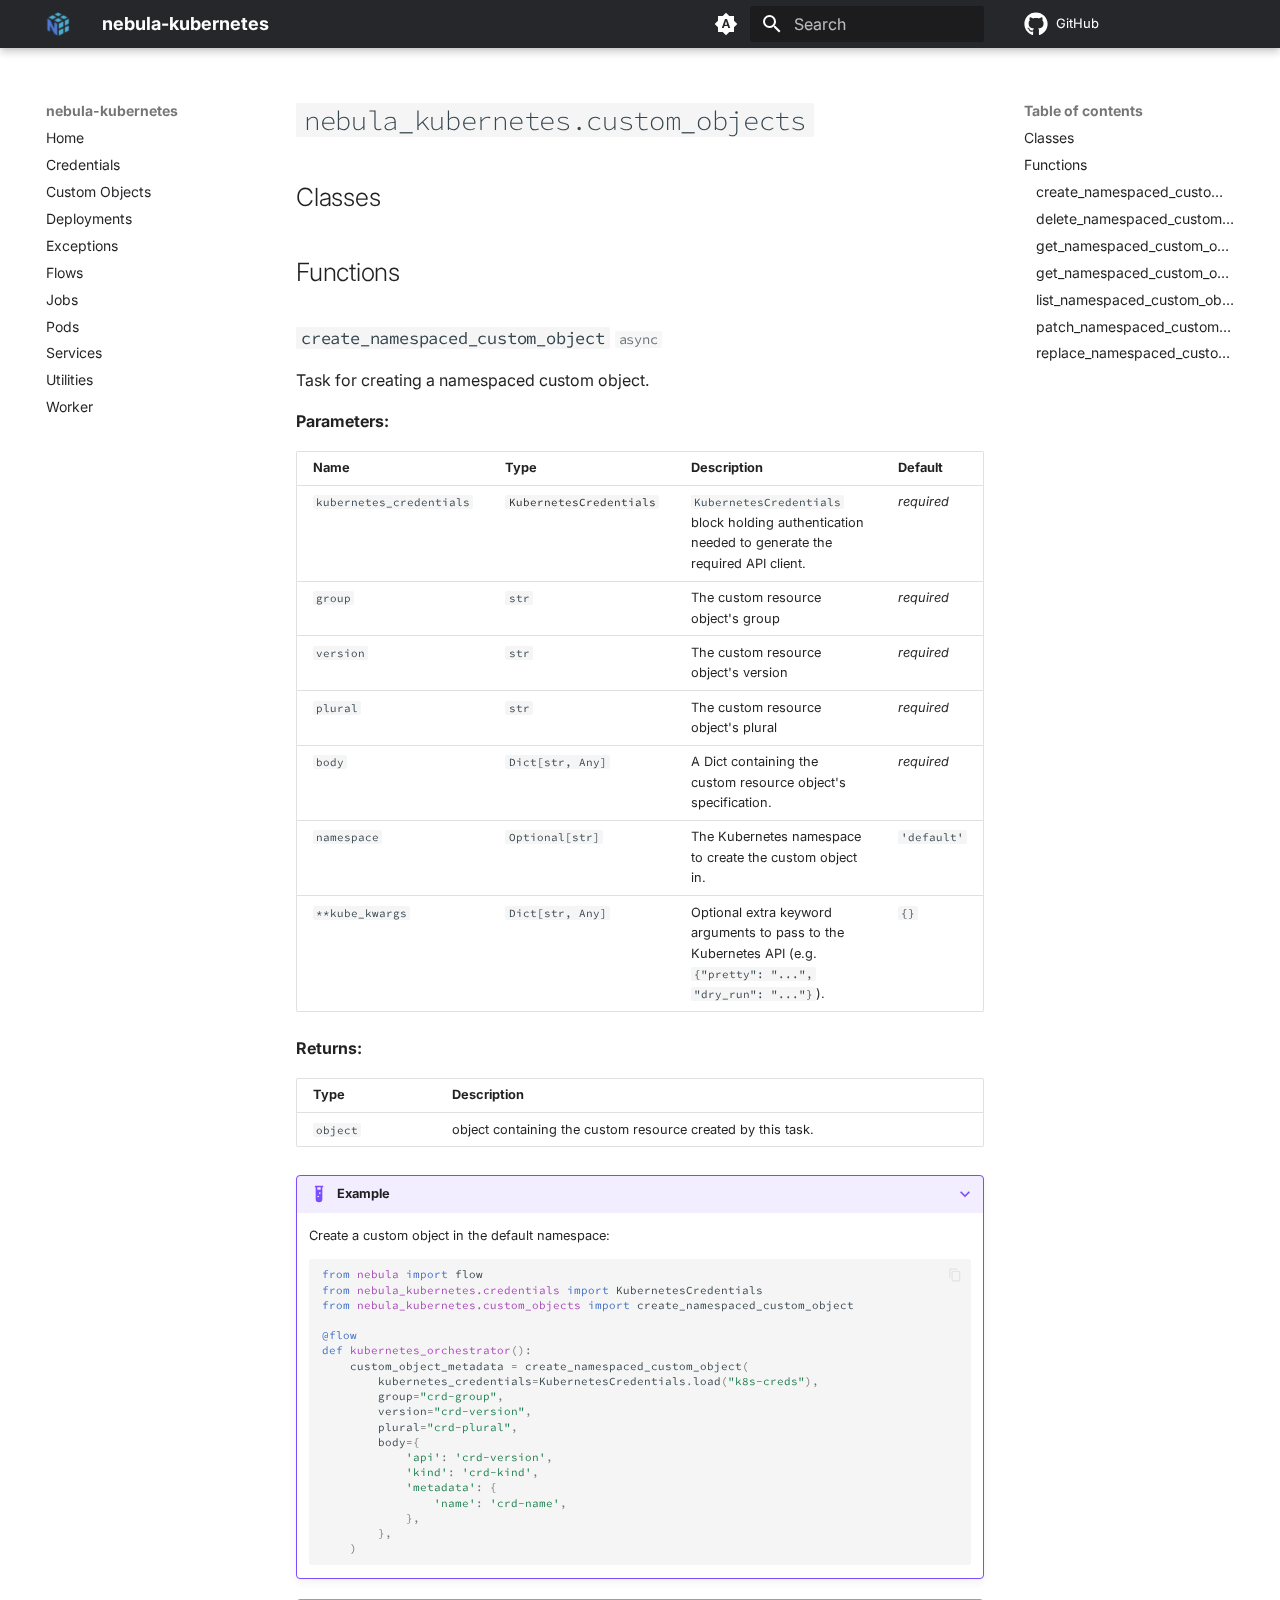
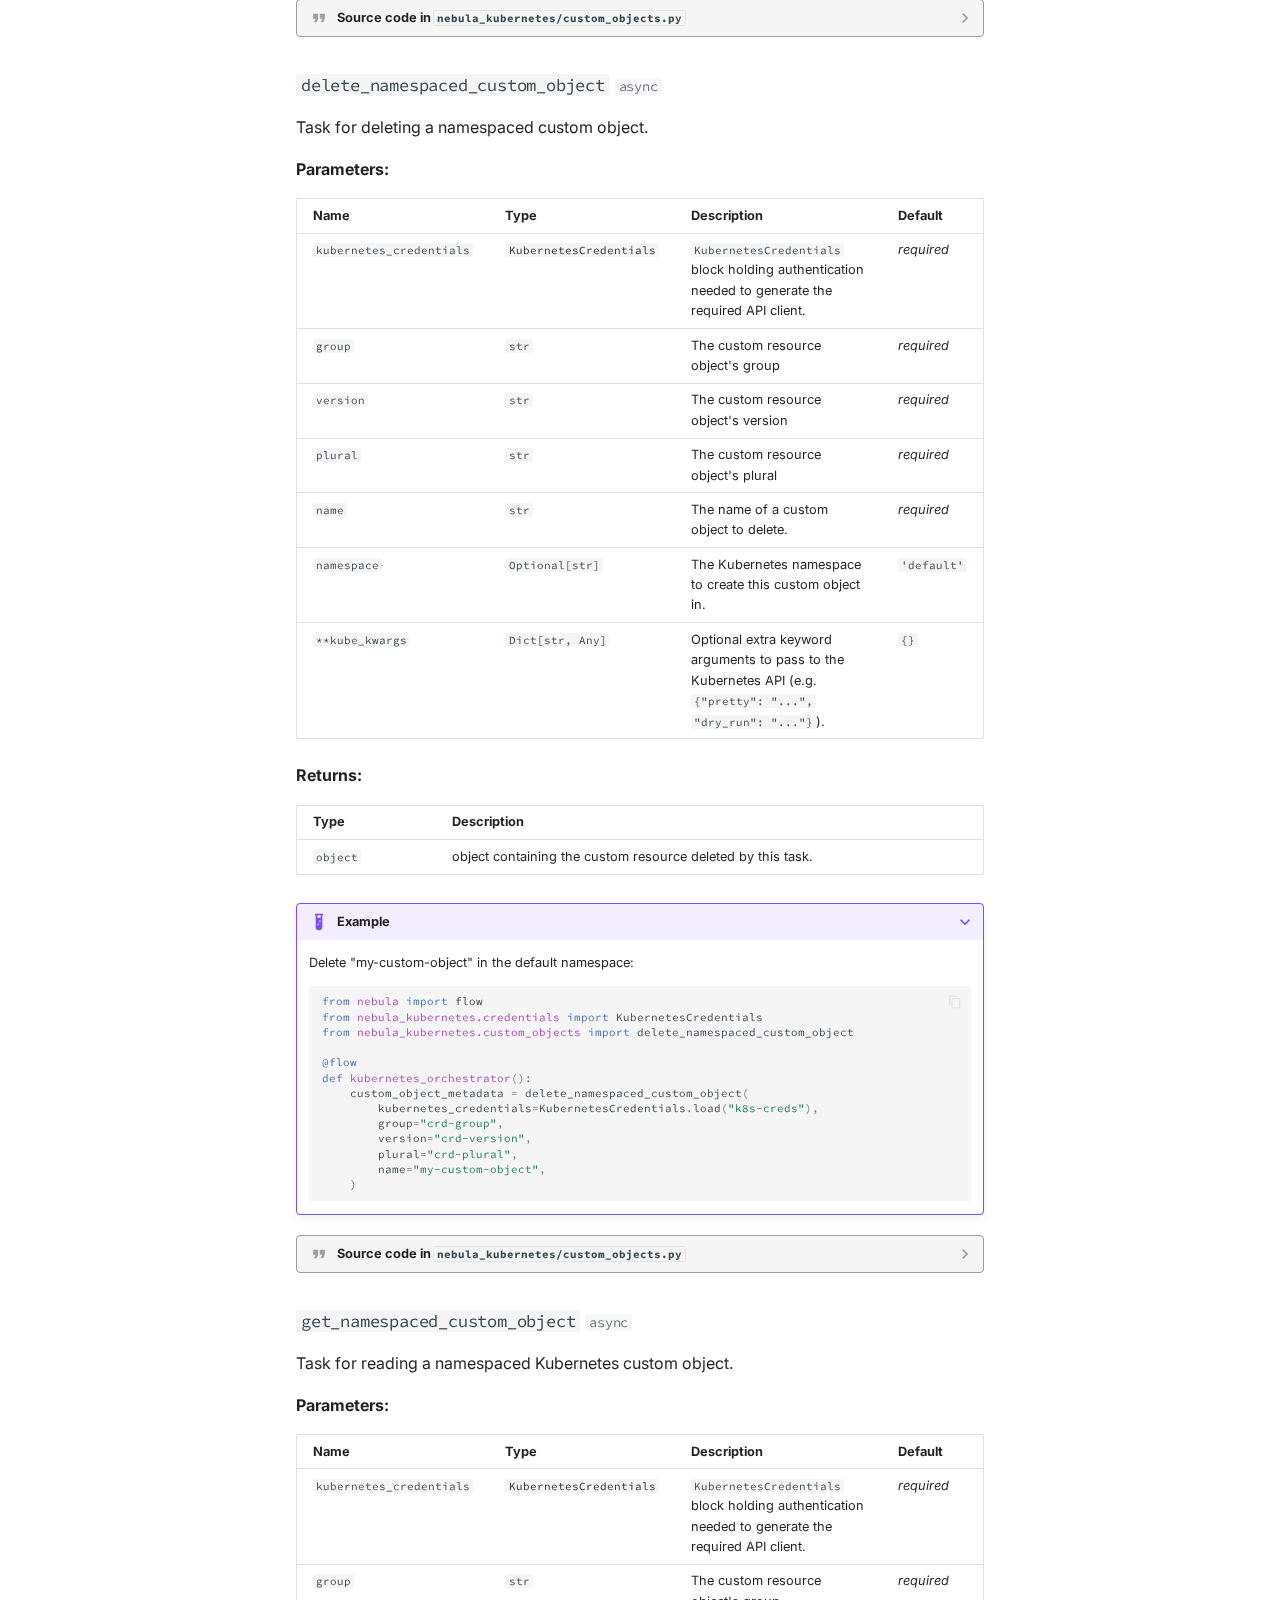
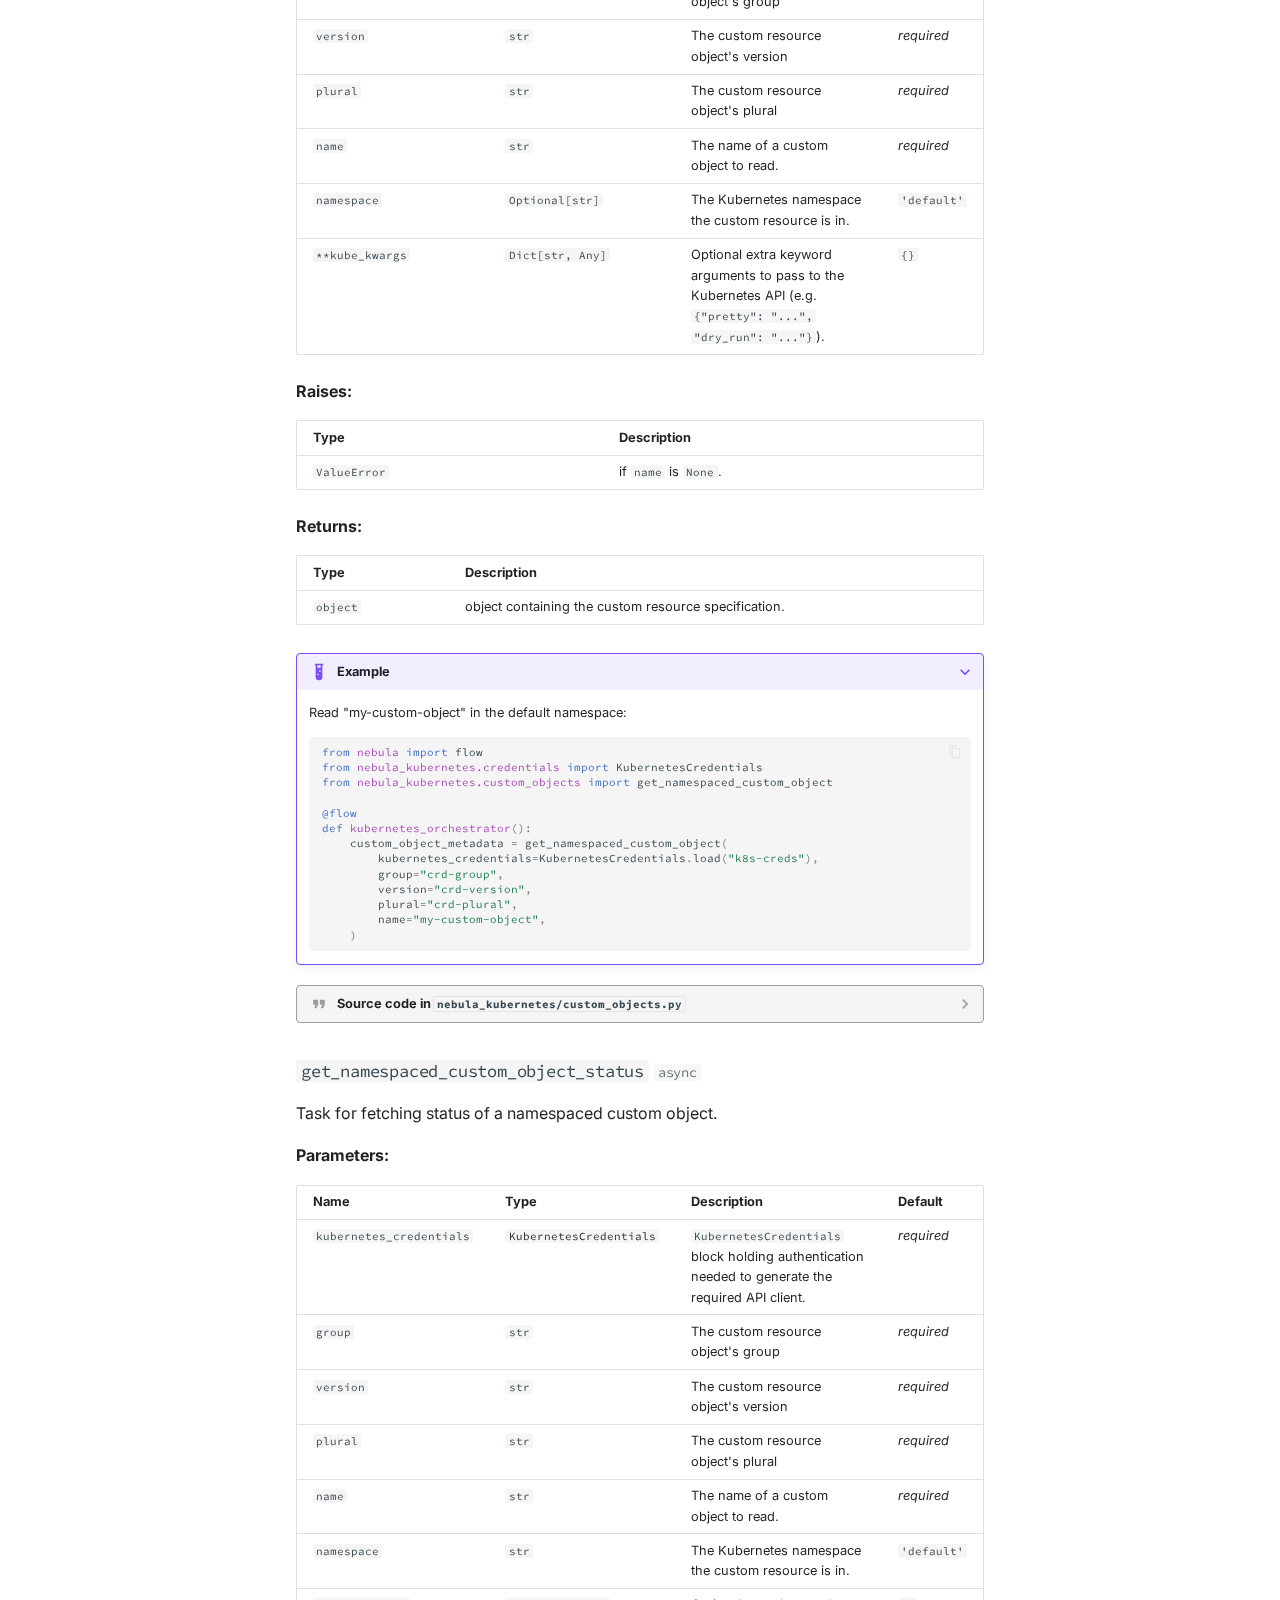
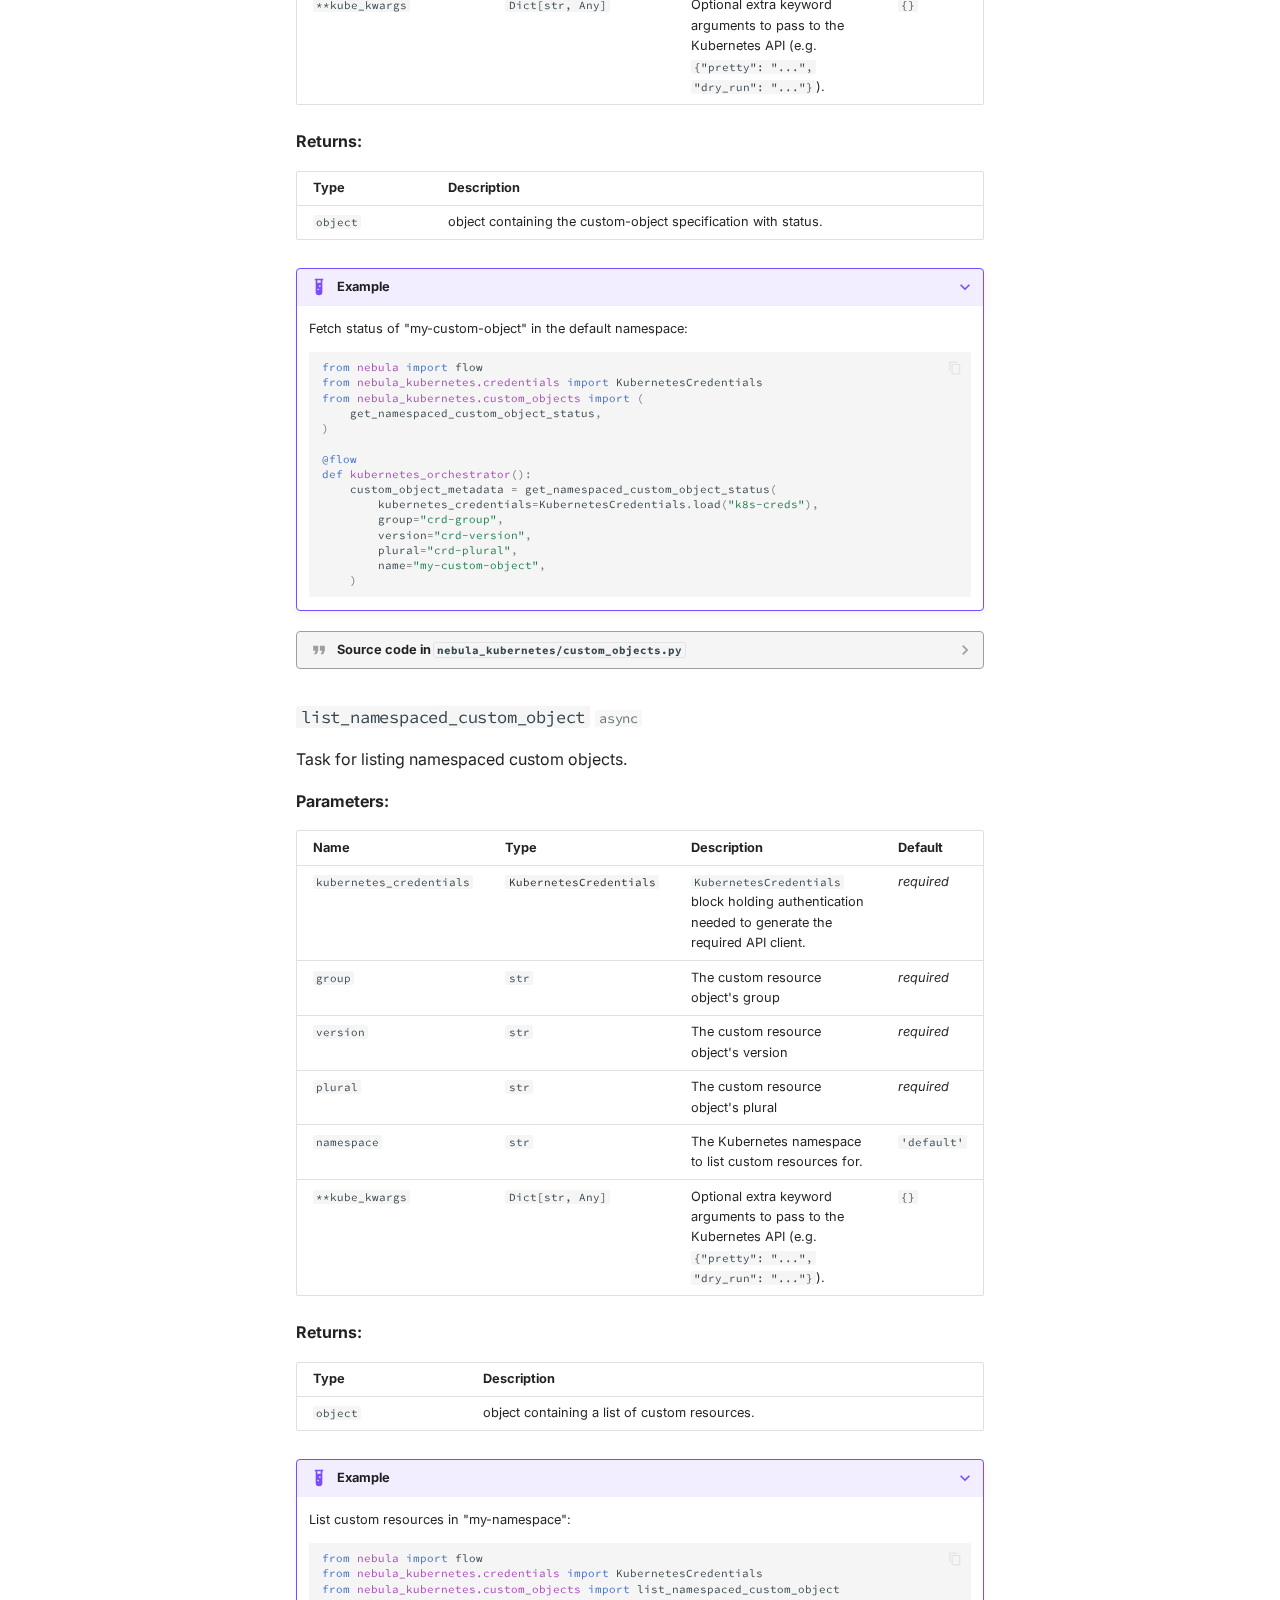
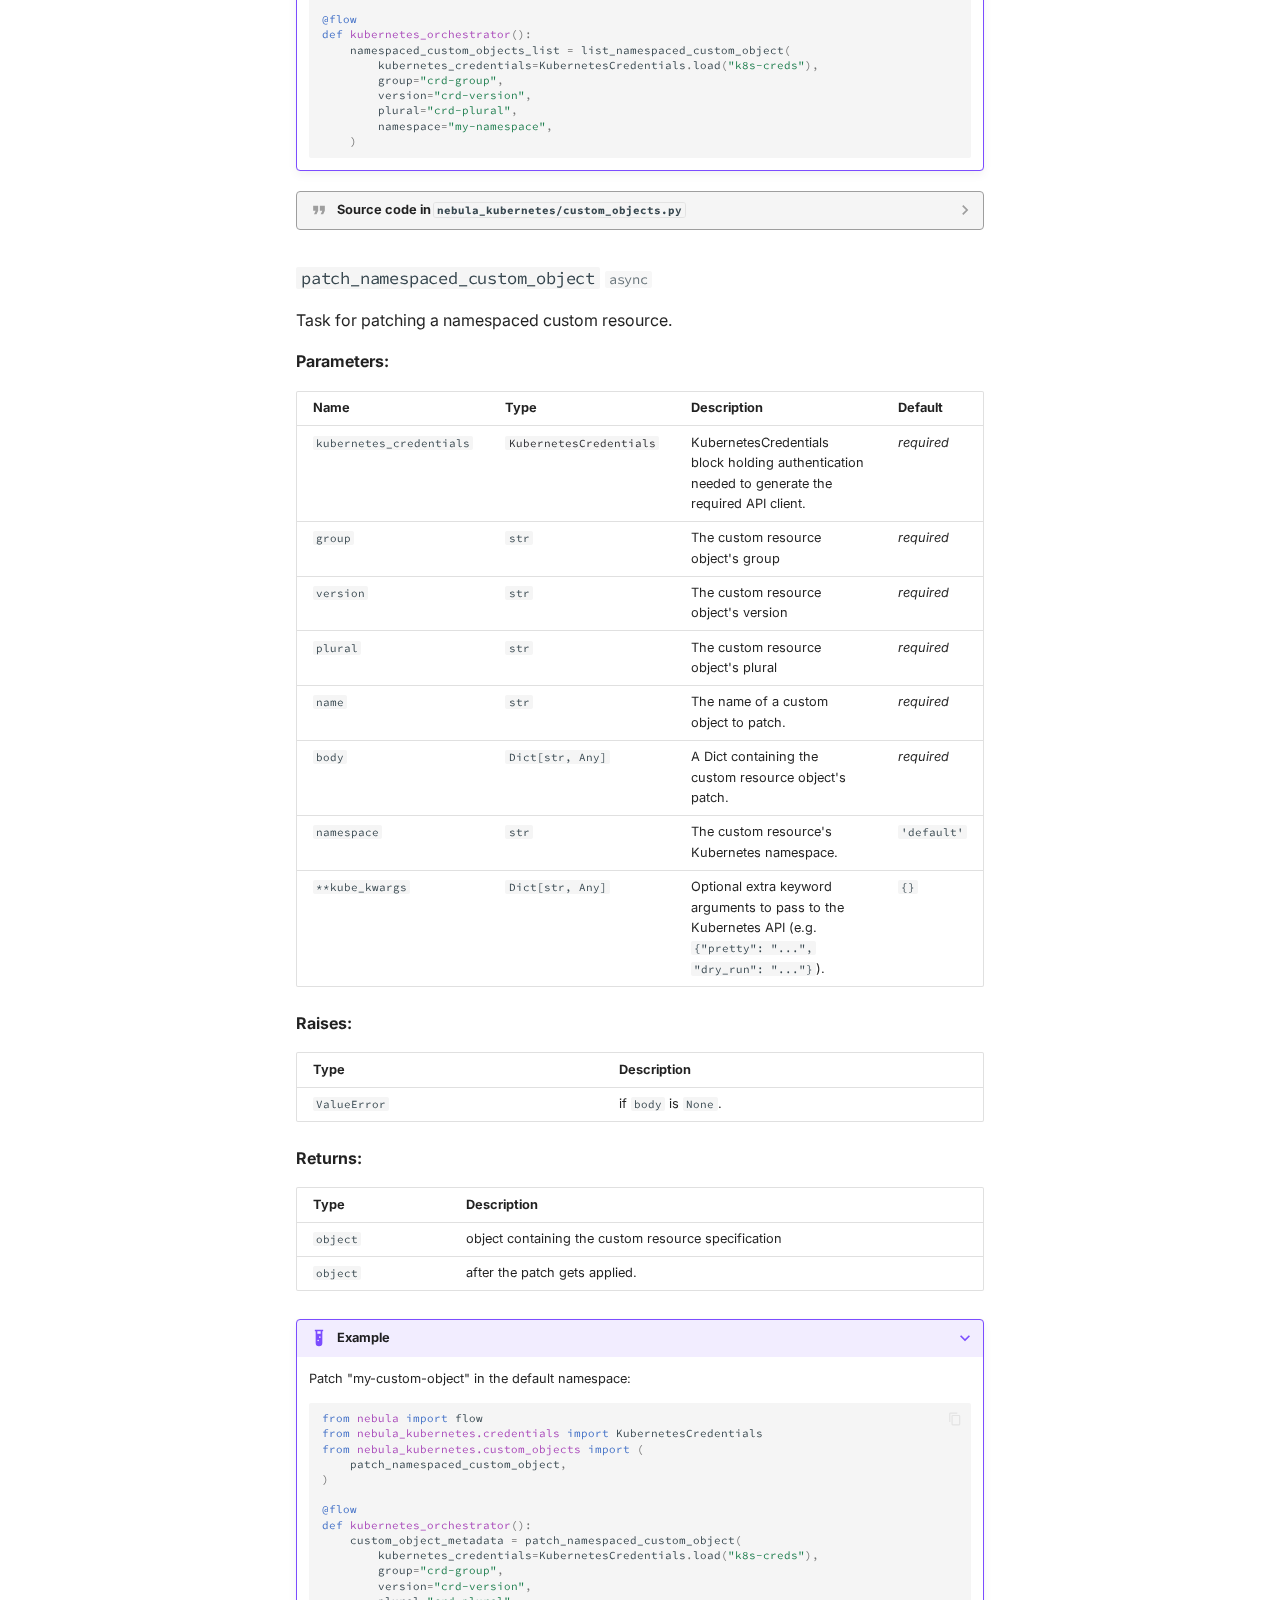
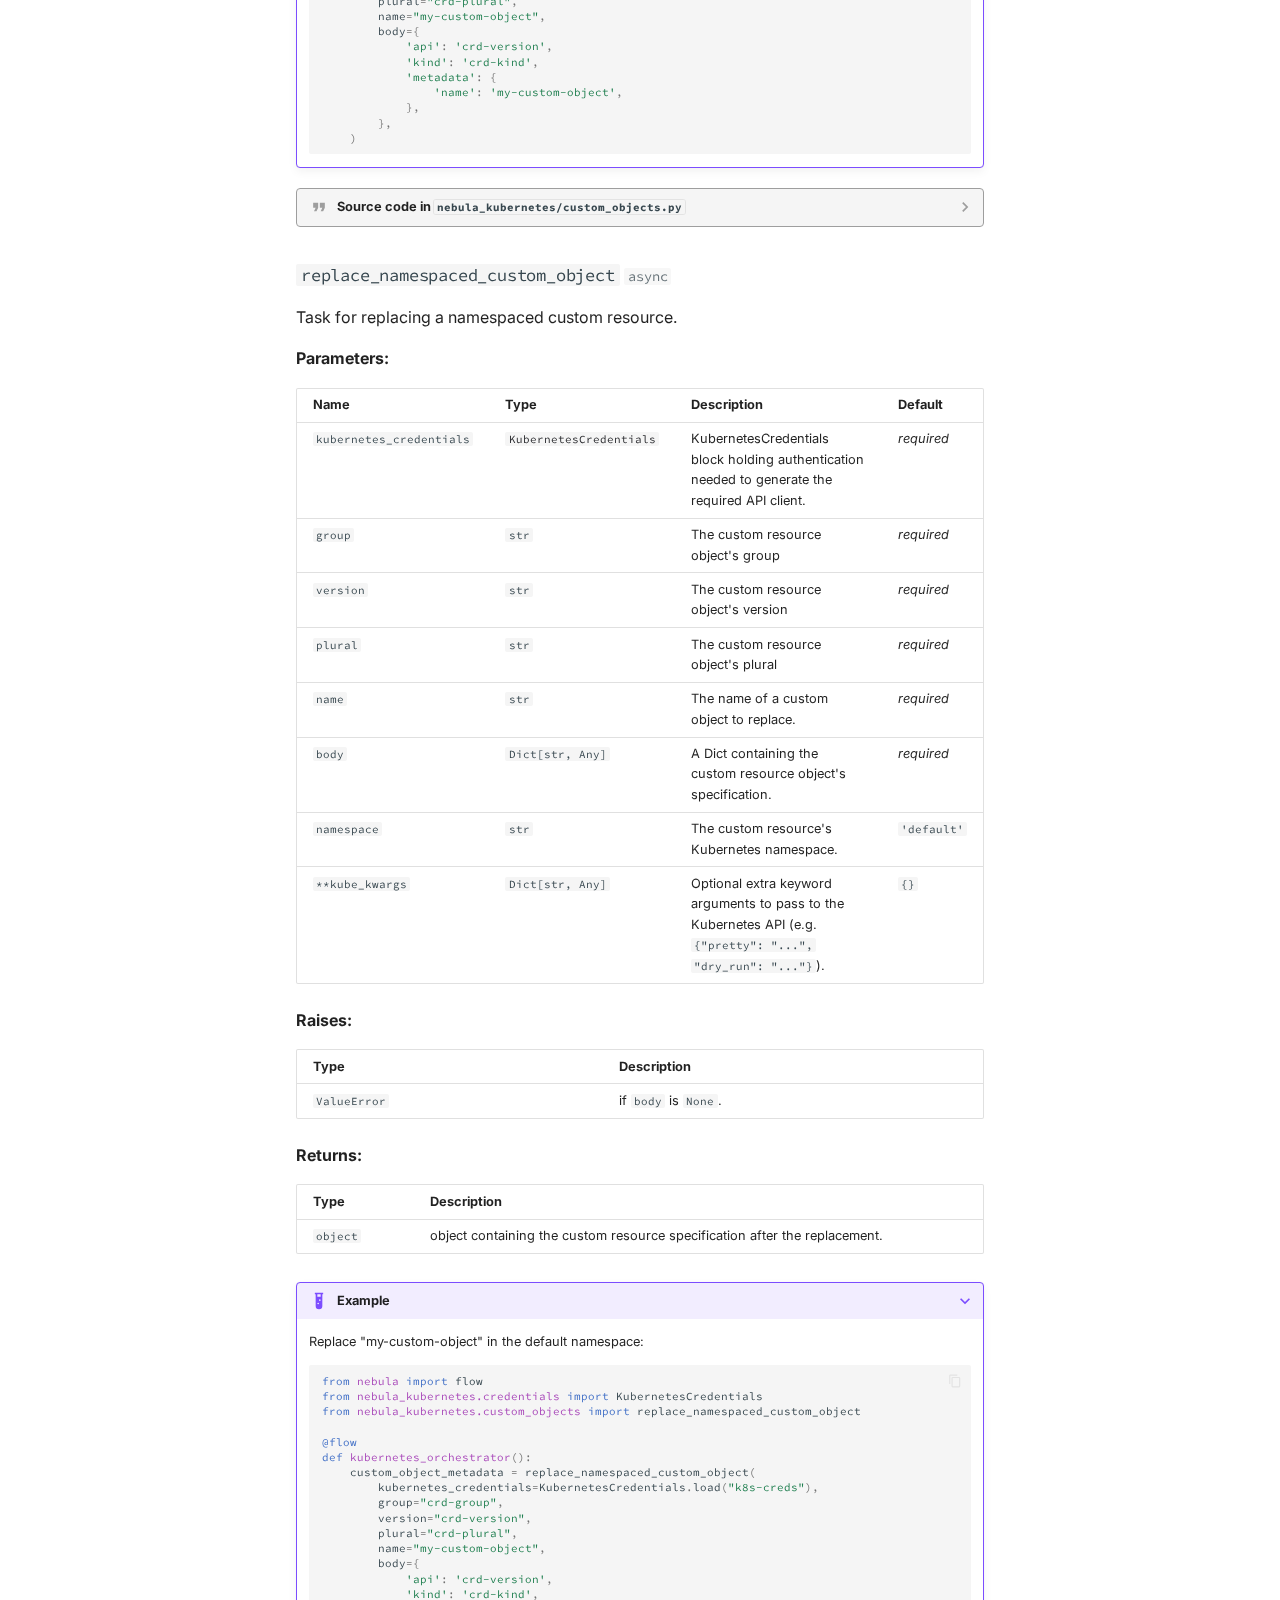
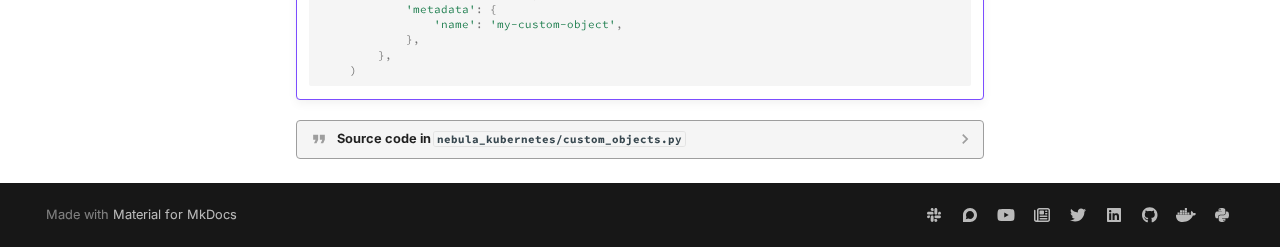
<file: custom_objects/index.html>
<!doctype html>
<html lang="en" class="no-js">
  <head>
    
      <meta charset="utf-8">
      <meta name="viewport" content="width=device-width,initial-scale=1">
      
      
      
      
        <link rel="prev" href="../credentials/">
      
      
        <link rel="next" href="../deployments/">
      
      
      <link rel="icon" href="../img/favicon.ico">
      <meta name="generator" content="mkdocs-1.5.3, mkdocs-material-9.5.15">
    
    
      
        <title>Custom Objects - nebula-kubernetes</title>
      
    
    
      <link rel="stylesheet" href="../assets/stylesheets/main.7e359304.min.css">
      
        
        <link rel="stylesheet" href="../assets/stylesheets/palette.06af60db.min.css">
      
      


    
    
      
    
    
      
        
        
        <link rel="preconnect" href="https://fonts.gstatic.com" crossorigin>
        <link rel="stylesheet" href="https://fonts.googleapis.com/css?family=Inter:300,300i,400,400i,700,700i%7CSource+Code+Pro:400,400i,700,700i&display=fallback">
        <style>:root{--md-text-font:"Inter";--md-code-font:"Source Code Pro"}</style>
      
    
    
      <link rel="stylesheet" href="../assets/_mkdocstrings.css">
    
      <link rel="stylesheet" href="../stylesheets/extra.css">
    
    <script>__md_scope=new URL("..",location),__md_hash=e=>[...e].reduce((e,_)=>(e<<5)-e+_.charCodeAt(0),0),__md_get=(e,_=localStorage,t=__md_scope)=>JSON.parse(_.getItem(t.pathname+"."+e)),__md_set=(e,_,t=localStorage,a=__md_scope)=>{try{t.setItem(a.pathname+"."+e,JSON.stringify(_))}catch(e){}}</script>
    
      
  


  <!-- Google tag (gtag.js) -->
<script async src="https://www.googletagmanager.com/gtag/js?id=G-8CSMBCQDKN"></script>
<script>
    window.dataLayer = window.dataLayer || [];
    function gtag(){dataLayer.push(arguments);}
    gtag('js', new Date());

    gtag('config', 'G-8CSMBCQDKN');
</script>
<!-- Segment analytics -->
<script>
    !function(){var analytics=window.analytics=window.analytics||[];if(!analytics.initialize)if(analytics.invoked)window.console&&console.error&&console.error("Segment snippet included twice.");else{analytics.invoked=!0;analytics.methods=["trackSubmit","trackClick","trackLink","trackForm","pageview","identify","reset","group","track","ready","alias","debug","page","once","off","on","addSourceMiddleware","addIntegrationMiddleware","setAnonymousId","addDestinationMiddleware"];analytics.factory=function(e){return function(){var t=Array.prototype.slice.call(arguments);t.unshift(e);analytics.push(t);return analytics}};for(var e=0;e<analytics.methods.length;e++){var key=analytics.methods[e];analytics[key]=analytics.factory(key)}analytics.load=function(key,e){var t=document.createElement("script");t.type="text/javascript";t.async=!0;t.src="https://cdn.segment.com/analytics.js/v1/" + key + "/analytics.min.js";var n=document.getElementsByTagName("script")[0];n.parentNode.insertBefore(t,n);analytics._loadOptions=e};analytics._writeKey="xDLAoTXsNYpC4Y6JucKnJ8W1MYBuyAbD";;analytics.SNIPPET_VERSION="4.15.3";
    analytics.load("xDLAoTXsNYpC4Y6JucKnJ8W1MYBuyAbD");
    analytics.page();
    }}();
</script>
  
    <script>"undefined"!=typeof __md_analytics&&__md_analytics()</script>
  

    
    
    
  </head>
  
  
    
    
      
    
    
    
    
    <body dir="ltr" data-md-color-scheme="default" data-md-color-primary="indigo" data-md-color-accent="indigo">
  
    
    <input class="md-toggle" data-md-toggle="drawer" type="checkbox" id="__drawer" autocomplete="off">
    <input class="md-toggle" data-md-toggle="search" type="checkbox" id="__search" autocomplete="off">
    <label class="md-overlay" for="__drawer"></label>
    <div data-md-component="skip">
      
        
        <a href="#nebula_kubernetes.custom_objects" class="md-skip">
          Skip to content
        </a>
      
    </div>
    <div data-md-component="announce">
      
    </div>
    
    
      

  

<header class="md-header md-header--shadow" data-md-component="header">
  <nav class="md-header__inner md-grid" aria-label="Header">
    <a href=".." title="nebula-kubernetes" class="md-header__button md-logo" aria-label="nebula-kubernetes" data-md-component="logo">
      
  <img src="../img/nebula-logo-mark.png" alt="logo">

    </a>
    <label class="md-header__button md-icon" for="__drawer">
      
      <svg xmlns="http://www.w3.org/2000/svg" viewBox="0 0 24 24"><path d="M3 6h18v2H3V6m0 5h18v2H3v-2m0 5h18v2H3v-2Z"/></svg>
    </label>
    <div class="md-header__title" data-md-component="header-title">
      <div class="md-header__ellipsis">
        <div class="md-header__topic">
          <span class="md-ellipsis">
            nebula-kubernetes
          </span>
        </div>
        <div class="md-header__topic" data-md-component="header-topic">
          <span class="md-ellipsis">
            
              Custom Objects
            
          </span>
        </div>
      </div>
    </div>
    
      
        <form class="md-header__option" data-md-component="palette">
  
    
    
    
    <input class="md-option" data-md-color-media="(prefers-color-scheme)" data-md-color-scheme="default" data-md-color-primary="indigo" data-md-color-accent="indigo"  aria-label="Switch to light mode"  type="radio" name="__palette" id="__palette_0">
    
      <label class="md-header__button md-icon" title="Switch to light mode" for="__palette_1" hidden>
        <svg xmlns="http://www.w3.org/2000/svg" viewBox="0 0 24 24"><path d="m14.3 16-.7-2h-3.2l-.7 2H7.8L11 7h2l3.2 9h-1.9M20 8.69V4h-4.69L12 .69 8.69 4H4v4.69L.69 12 4 15.31V20h4.69L12 23.31 15.31 20H20v-4.69L23.31 12 20 8.69m-9.15 3.96h2.3L12 9l-1.15 3.65Z"/></svg>
      </label>
    
  
    
    
    
    <input class="md-option" data-md-color-media="(prefers-color-scheme: light)" data-md-color-scheme="default" data-md-color-primary="blue" data-md-color-accent="blue"  aria-label="Switch to dark mode"  type="radio" name="__palette" id="__palette_1">
    
      <label class="md-header__button md-icon" title="Switch to dark mode" for="__palette_2" hidden>
        <svg xmlns="http://www.w3.org/2000/svg" viewBox="0 0 24 24"><path d="M12 7a5 5 0 0 1 5 5 5 5 0 0 1-5 5 5 5 0 0 1-5-5 5 5 0 0 1 5-5m0 2a3 3 0 0 0-3 3 3 3 0 0 0 3 3 3 3 0 0 0 3-3 3 3 0 0 0-3-3m0-7 2.39 3.42C13.65 5.15 12.84 5 12 5c-.84 0-1.65.15-2.39.42L12 2M3.34 7l4.16-.35A7.2 7.2 0 0 0 5.94 8.5c-.44.74-.69 1.5-.83 2.29L3.34 7m.02 10 1.76-3.77a7.131 7.131 0 0 0 2.38 4.14L3.36 17M20.65 7l-1.77 3.79a7.023 7.023 0 0 0-2.38-4.15l4.15.36m-.01 10-4.14.36c.59-.51 1.12-1.14 1.54-1.86.42-.73.69-1.5.83-2.29L20.64 17M12 22l-2.41-3.44c.74.27 1.55.44 2.41.44.82 0 1.63-.17 2.37-.44L12 22Z"/></svg>
      </label>
    
  
    
    
    
    <input class="md-option" data-md-color-media="(prefers-color-scheme: dark)" data-md-color-scheme="slate" data-md-color-primary="blue" data-md-color-accent="blue"  aria-label="Switch to light mode"  type="radio" name="__palette" id="__palette_2">
    
      <label class="md-header__button md-icon" title="Switch to light mode" for="__palette_0" hidden>
        <svg xmlns="http://www.w3.org/2000/svg" viewBox="0 0 24 24"><path d="m17.75 4.09-2.53 1.94.91 3.06-2.63-1.81-2.63 1.81.91-3.06-2.53-1.94L12.44 4l1.06-3 1.06 3 3.19.09m3.5 6.91-1.64 1.25.59 1.98-1.7-1.17-1.7 1.17.59-1.98L15.75 11l2.06-.05L18.5 9l.69 1.95 2.06.05m-2.28 4.95c.83-.08 1.72 1.1 1.19 1.85-.32.45-.66.87-1.08 1.27C15.17 23 8.84 23 4.94 19.07c-3.91-3.9-3.91-10.24 0-14.14.4-.4.82-.76 1.27-1.08.75-.53 1.93.36 1.85 1.19-.27 2.86.69 5.83 2.89 8.02a9.96 9.96 0 0 0 8.02 2.89m-1.64 2.02a12.08 12.08 0 0 1-7.8-3.47c-2.17-2.19-3.33-5-3.49-7.82-2.81 3.14-2.7 7.96.31 10.98 3.02 3.01 7.84 3.12 10.98.31Z"/></svg>
      </label>
    
  
</form>
      
    
    
      <script>var media,input,key,value,palette=__md_get("__palette");if(palette&&palette.color){"(prefers-color-scheme)"===palette.color.media&&(media=matchMedia("(prefers-color-scheme: light)"),input=document.querySelector(media.matches?"[data-md-color-media='(prefers-color-scheme: light)']":"[data-md-color-media='(prefers-color-scheme: dark)']"),palette.color.media=input.getAttribute("data-md-color-media"),palette.color.scheme=input.getAttribute("data-md-color-scheme"),palette.color.primary=input.getAttribute("data-md-color-primary"),palette.color.accent=input.getAttribute("data-md-color-accent"));for([key,value]of Object.entries(palette.color))document.body.setAttribute("data-md-color-"+key,value)}</script>
    
    
    
      <label class="md-header__button md-icon" for="__search">
        
        <svg xmlns="http://www.w3.org/2000/svg" viewBox="0 0 24 24"><path d="M9.5 3A6.5 6.5 0 0 1 16 9.5c0 1.61-.59 3.09-1.56 4.23l.27.27h.79l5 5-1.5 1.5-5-5v-.79l-.27-.27A6.516 6.516 0 0 1 9.5 16 6.5 6.5 0 0 1 3 9.5 6.5 6.5 0 0 1 9.5 3m0 2C7 5 5 7 5 9.5S7 14 9.5 14 14 12 14 9.5 12 5 9.5 5Z"/></svg>
      </label>
      <div class="md-search" data-md-component="search" role="dialog">
  <label class="md-search__overlay" for="__search"></label>
  <div class="md-search__inner" role="search">
    <form class="md-search__form" name="search">
      <input type="text" class="md-search__input" name="query" aria-label="Search" placeholder="Search" autocapitalize="off" autocorrect="off" autocomplete="off" spellcheck="false" data-md-component="search-query" required>
      <label class="md-search__icon md-icon" for="__search">
        
        <svg xmlns="http://www.w3.org/2000/svg" viewBox="0 0 24 24"><path d="M9.5 3A6.5 6.5 0 0 1 16 9.5c0 1.61-.59 3.09-1.56 4.23l.27.27h.79l5 5-1.5 1.5-5-5v-.79l-.27-.27A6.516 6.516 0 0 1 9.5 16 6.5 6.5 0 0 1 3 9.5 6.5 6.5 0 0 1 9.5 3m0 2C7 5 5 7 5 9.5S7 14 9.5 14 14 12 14 9.5 12 5 9.5 5Z"/></svg>
        
        <svg xmlns="http://www.w3.org/2000/svg" viewBox="0 0 24 24"><path d="M20 11v2H8l5.5 5.5-1.42 1.42L4.16 12l7.92-7.92L13.5 5.5 8 11h12Z"/></svg>
      </label>
      <nav class="md-search__options" aria-label="Search">
        
        <button type="reset" class="md-search__icon md-icon" title="Clear" aria-label="Clear" tabindex="-1">
          
          <svg xmlns="http://www.w3.org/2000/svg" viewBox="0 0 24 24"><path d="M19 6.41 17.59 5 12 10.59 6.41 5 5 6.41 10.59 12 5 17.59 6.41 19 12 13.41 17.59 19 19 17.59 13.41 12 19 6.41Z"/></svg>
        </button>
      </nav>
      
    </form>
    <div class="md-search__output">
      <div class="md-search__scrollwrap" data-md-scrollfix>
        <div class="md-search-result" data-md-component="search-result">
          <div class="md-search-result__meta">
            Initializing search
          </div>
          <ol class="md-search-result__list" role="presentation"></ol>
        </div>
      </div>
    </div>
  </div>
</div>
    
    
      <div class="md-header__source">
        <a href="https://github.com/kozmoai/nebula-kubernetes" title="Go to repository" class="md-source" data-md-component="source">
  <div class="md-source__icon md-icon">
    
    <svg xmlns="http://www.w3.org/2000/svg" viewBox="0 0 496 512"><!--! Font Awesome Free 6.5.1 by @fontawesome - https://fontawesome.com License - https://fontawesome.com/license/free (Icons: CC BY 4.0, Fonts: SIL OFL 1.1, Code: MIT License) Copyright 2023 Fonticons, Inc.--><path d="M165.9 397.4c0 2-2.3 3.6-5.2 3.6-3.3.3-5.6-1.3-5.6-3.6 0-2 2.3-3.6 5.2-3.6 3-.3 5.6 1.3 5.6 3.6zm-31.1-4.5c-.7 2 1.3 4.3 4.3 4.9 2.6 1 5.6 0 6.2-2s-1.3-4.3-4.3-5.2c-2.6-.7-5.5.3-6.2 2.3zm44.2-1.7c-2.9.7-4.9 2.6-4.6 4.9.3 2 2.9 3.3 5.9 2.6 2.9-.7 4.9-2.6 4.6-4.6-.3-1.9-3-3.2-5.9-2.9zM244.8 8C106.1 8 0 113.3 0 252c0 110.9 69.8 205.8 169.5 239.2 12.8 2.3 17.3-5.6 17.3-12.1 0-6.2-.3-40.4-.3-61.4 0 0-70 15-84.7-29.8 0 0-11.4-29.1-27.8-36.6 0 0-22.9-15.7 1.6-15.4 0 0 24.9 2 38.6 25.8 21.9 38.6 58.6 27.5 72.9 20.9 2.3-16 8.8-27.1 16-33.7-55.9-6.2-112.3-14.3-112.3-110.5 0-27.5 7.6-41.3 23.6-58.9-2.6-6.5-11.1-33.3 2.6-67.9 20.9-6.5 69 27 69 27 20-5.6 41.5-8.5 62.8-8.5s42.8 2.9 62.8 8.5c0 0 48.1-33.6 69-27 13.7 34.7 5.2 61.4 2.6 67.9 16 17.7 25.8 31.5 25.8 58.9 0 96.5-58.9 104.2-114.8 110.5 9.2 7.9 17 22.9 17 46.4 0 33.7-.3 75.4-.3 83.6 0 6.5 4.6 14.4 17.3 12.1C428.2 457.8 496 362.9 496 252 496 113.3 383.5 8 244.8 8zM97.2 352.9c-1.3 1-1 3.3.7 5.2 1.6 1.6 3.9 2.3 5.2 1 1.3-1 1-3.3-.7-5.2-1.6-1.6-3.9-2.3-5.2-1zm-10.8-8.1c-.7 1.3.3 2.9 2.3 3.9 1.6 1 3.6.7 4.3-.7.7-1.3-.3-2.9-2.3-3.9-2-.6-3.6-.3-4.3.7zm32.4 35.6c-1.6 1.3-1 4.3 1.3 6.2 2.3 2.3 5.2 2.6 6.5 1 1.3-1.3.7-4.3-1.3-6.2-2.2-2.3-5.2-2.6-6.5-1zm-11.4-14.7c-1.6 1-1.6 3.6 0 5.9 1.6 2.3 4.3 3.3 5.6 2.3 1.6-1.3 1.6-3.9 0-6.2-1.4-2.3-4-3.3-5.6-2z"/></svg>
  </div>
  <div class="md-source__repository">
    GitHub
  </div>
</a>
      </div>
    
  </nav>
  
</header>
    
    <div class="md-container" data-md-component="container">
      
      
        
          
        
      
      <main class="md-main" data-md-component="main">
        <div class="md-main__inner md-grid">
          
            
              
              <div class="md-sidebar md-sidebar--primary" data-md-component="sidebar" data-md-type="navigation" >
                <div class="md-sidebar__scrollwrap">
                  <div class="md-sidebar__inner">
                    



<nav class="md-nav md-nav--primary" aria-label="Navigation" data-md-level="0">
  <label class="md-nav__title" for="__drawer">
    <a href=".." title="nebula-kubernetes" class="md-nav__button md-logo" aria-label="nebula-kubernetes" data-md-component="logo">
      
  <img src="../img/nebula-logo-mark.png" alt="logo">

    </a>
    nebula-kubernetes
  </label>
  
    <div class="md-nav__source">
      <a href="https://github.com/kozmoai/nebula-kubernetes" title="Go to repository" class="md-source" data-md-component="source">
  <div class="md-source__icon md-icon">
    
    <svg xmlns="http://www.w3.org/2000/svg" viewBox="0 0 496 512"><!--! Font Awesome Free 6.5.1 by @fontawesome - https://fontawesome.com License - https://fontawesome.com/license/free (Icons: CC BY 4.0, Fonts: SIL OFL 1.1, Code: MIT License) Copyright 2023 Fonticons, Inc.--><path d="M165.9 397.4c0 2-2.3 3.6-5.2 3.6-3.3.3-5.6-1.3-5.6-3.6 0-2 2.3-3.6 5.2-3.6 3-.3 5.6 1.3 5.6 3.6zm-31.1-4.5c-.7 2 1.3 4.3 4.3 4.9 2.6 1 5.6 0 6.2-2s-1.3-4.3-4.3-5.2c-2.6-.7-5.5.3-6.2 2.3zm44.2-1.7c-2.9.7-4.9 2.6-4.6 4.9.3 2 2.9 3.3 5.9 2.6 2.9-.7 4.9-2.6 4.6-4.6-.3-1.9-3-3.2-5.9-2.9zM244.8 8C106.1 8 0 113.3 0 252c0 110.9 69.8 205.8 169.5 239.2 12.8 2.3 17.3-5.6 17.3-12.1 0-6.2-.3-40.4-.3-61.4 0 0-70 15-84.7-29.8 0 0-11.4-29.1-27.8-36.6 0 0-22.9-15.7 1.6-15.4 0 0 24.9 2 38.6 25.8 21.9 38.6 58.6 27.5 72.9 20.9 2.3-16 8.8-27.1 16-33.7-55.9-6.2-112.3-14.3-112.3-110.5 0-27.5 7.6-41.3 23.6-58.9-2.6-6.5-11.1-33.3 2.6-67.9 20.9-6.5 69 27 69 27 20-5.6 41.5-8.5 62.8-8.5s42.8 2.9 62.8 8.5c0 0 48.1-33.6 69-27 13.7 34.7 5.2 61.4 2.6 67.9 16 17.7 25.8 31.5 25.8 58.9 0 96.5-58.9 104.2-114.8 110.5 9.2 7.9 17 22.9 17 46.4 0 33.7-.3 75.4-.3 83.6 0 6.5 4.6 14.4 17.3 12.1C428.2 457.8 496 362.9 496 252 496 113.3 383.5 8 244.8 8zM97.2 352.9c-1.3 1-1 3.3.7 5.2 1.6 1.6 3.9 2.3 5.2 1 1.3-1 1-3.3-.7-5.2-1.6-1.6-3.9-2.3-5.2-1zm-10.8-8.1c-.7 1.3.3 2.9 2.3 3.9 1.6 1 3.6.7 4.3-.7.7-1.3-.3-2.9-2.3-3.9-2-.6-3.6-.3-4.3.7zm32.4 35.6c-1.6 1.3-1 4.3 1.3 6.2 2.3 2.3 5.2 2.6 6.5 1 1.3-1.3.7-4.3-1.3-6.2-2.2-2.3-5.2-2.6-6.5-1zm-11.4-14.7c-1.6 1-1.6 3.6 0 5.9 1.6 2.3 4.3 3.3 5.6 2.3 1.6-1.3 1.6-3.9 0-6.2-1.4-2.3-4-3.3-5.6-2z"/></svg>
  </div>
  <div class="md-source__repository">
    GitHub
  </div>
</a>
    </div>
  
  <ul class="md-nav__list" data-md-scrollfix>
    
      
      
  
  
  
  
    <li class="md-nav__item">
      <a href=".." class="md-nav__link">
        
  
  <span class="md-ellipsis">
    Home
  </span>
  

      </a>
    </li>
  

    
      
      
  
  
  
  
    <li class="md-nav__item">
      <a href="../credentials/" class="md-nav__link">
        
  
  <span class="md-ellipsis">
    Credentials
  </span>
  

      </a>
    </li>
  

    
      
      
  
  
    
  
  
  
    <li class="md-nav__item md-nav__item--active">
      
      <input class="md-nav__toggle md-toggle" type="checkbox" id="__toc">
      
      
        
      
      
        <label class="md-nav__link md-nav__link--active" for="__toc">
          
  
  <span class="md-ellipsis">
    Custom Objects
  </span>
  

          <span class="md-nav__icon md-icon"></span>
        </label>
      
      <a href="./" class="md-nav__link md-nav__link--active">
        
  
  <span class="md-ellipsis">
    Custom Objects
  </span>
  

      </a>
      
        

<nav class="md-nav md-nav--secondary" aria-label="Table of contents">
  
  
  
    
  
  
    <label class="md-nav__title" for="__toc">
      <span class="md-nav__icon md-icon"></span>
      Table of contents
    </label>
    <ul class="md-nav__list" data-md-component="toc" data-md-scrollfix>
      
        <li class="md-nav__item">
  <a href="#nebula_kubernetes.custom_objects-classes" class="md-nav__link">
    <span class="md-ellipsis">
      Classes
    </span>
  </a>
  
</li>
      
        <li class="md-nav__item">
  <a href="#nebula_kubernetes.custom_objects-functions" class="md-nav__link">
    <span class="md-ellipsis">
      Functions
    </span>
  </a>
  
    <nav class="md-nav" aria-label="Functions">
      <ul class="md-nav__list">
        
          <li class="md-nav__item">
  <a href="#nebula_kubernetes.custom_objects.create_namespaced_custom_object" class="md-nav__link">
    <span class="md-ellipsis">
      create_namespaced_custom_object
    </span>
  </a>
  
</li>
        
          <li class="md-nav__item">
  <a href="#nebula_kubernetes.custom_objects.delete_namespaced_custom_object" class="md-nav__link">
    <span class="md-ellipsis">
      delete_namespaced_custom_object
    </span>
  </a>
  
</li>
        
          <li class="md-nav__item">
  <a href="#nebula_kubernetes.custom_objects.get_namespaced_custom_object" class="md-nav__link">
    <span class="md-ellipsis">
      get_namespaced_custom_object
    </span>
  </a>
  
</li>
        
          <li class="md-nav__item">
  <a href="#nebula_kubernetes.custom_objects.get_namespaced_custom_object_status" class="md-nav__link">
    <span class="md-ellipsis">
      get_namespaced_custom_object_status
    </span>
  </a>
  
</li>
        
          <li class="md-nav__item">
  <a href="#nebula_kubernetes.custom_objects.list_namespaced_custom_object" class="md-nav__link">
    <span class="md-ellipsis">
      list_namespaced_custom_object
    </span>
  </a>
  
</li>
        
          <li class="md-nav__item">
  <a href="#nebula_kubernetes.custom_objects.patch_namespaced_custom_object" class="md-nav__link">
    <span class="md-ellipsis">
      patch_namespaced_custom_object
    </span>
  </a>
  
</li>
        
          <li class="md-nav__item">
  <a href="#nebula_kubernetes.custom_objects.replace_namespaced_custom_object" class="md-nav__link">
    <span class="md-ellipsis">
      replace_namespaced_custom_object
    </span>
  </a>
  
</li>
        
      </ul>
    </nav>
  
</li>
      
    </ul>
  
</nav>
      
    </li>
  

    
      
      
  
  
  
  
    <li class="md-nav__item">
      <a href="../deployments/" class="md-nav__link">
        
  
  <span class="md-ellipsis">
    Deployments
  </span>
  

      </a>
    </li>
  

    
      
      
  
  
  
  
    <li class="md-nav__item">
      <a href="../exceptions/" class="md-nav__link">
        
  
  <span class="md-ellipsis">
    Exceptions
  </span>
  

      </a>
    </li>
  

    
      
      
  
  
  
  
    <li class="md-nav__item">
      <a href="../flows/" class="md-nav__link">
        
  
  <span class="md-ellipsis">
    Flows
  </span>
  

      </a>
    </li>
  

    
      
      
  
  
  
  
    <li class="md-nav__item">
      <a href="../jobs/" class="md-nav__link">
        
  
  <span class="md-ellipsis">
    Jobs
  </span>
  

      </a>
    </li>
  

    
      
      
  
  
  
  
    <li class="md-nav__item">
      <a href="../pods/" class="md-nav__link">
        
  
  <span class="md-ellipsis">
    Pods
  </span>
  

      </a>
    </li>
  

    
      
      
  
  
  
  
    <li class="md-nav__item">
      <a href="../services/" class="md-nav__link">
        
  
  <span class="md-ellipsis">
    Services
  </span>
  

      </a>
    </li>
  

    
      
      
  
  
  
  
    <li class="md-nav__item">
      <a href="../utilities/" class="md-nav__link">
        
  
  <span class="md-ellipsis">
    Utilities
  </span>
  

      </a>
    </li>
  

    
      
      
  
  
  
  
    <li class="md-nav__item">
      <a href="../worker/" class="md-nav__link">
        
  
  <span class="md-ellipsis">
    Worker
  </span>
  

      </a>
    </li>
  

    
  </ul>
</nav>
                  </div>
                </div>
              </div>
            
            
              
              <div class="md-sidebar md-sidebar--secondary" data-md-component="sidebar" data-md-type="toc" >
                <div class="md-sidebar__scrollwrap">
                  <div class="md-sidebar__inner">
                    

<nav class="md-nav md-nav--secondary" aria-label="Table of contents">
  
  
  
    
  
  
    <label class="md-nav__title" for="__toc">
      <span class="md-nav__icon md-icon"></span>
      Table of contents
    </label>
    <ul class="md-nav__list" data-md-component="toc" data-md-scrollfix>
      
        <li class="md-nav__item">
  <a href="#nebula_kubernetes.custom_objects-classes" class="md-nav__link">
    <span class="md-ellipsis">
      Classes
    </span>
  </a>
  
</li>
      
        <li class="md-nav__item">
  <a href="#nebula_kubernetes.custom_objects-functions" class="md-nav__link">
    <span class="md-ellipsis">
      Functions
    </span>
  </a>
  
    <nav class="md-nav" aria-label="Functions">
      <ul class="md-nav__list">
        
          <li class="md-nav__item">
  <a href="#nebula_kubernetes.custom_objects.create_namespaced_custom_object" class="md-nav__link">
    <span class="md-ellipsis">
      create_namespaced_custom_object
    </span>
  </a>
  
</li>
        
          <li class="md-nav__item">
  <a href="#nebula_kubernetes.custom_objects.delete_namespaced_custom_object" class="md-nav__link">
    <span class="md-ellipsis">
      delete_namespaced_custom_object
    </span>
  </a>
  
</li>
        
          <li class="md-nav__item">
  <a href="#nebula_kubernetes.custom_objects.get_namespaced_custom_object" class="md-nav__link">
    <span class="md-ellipsis">
      get_namespaced_custom_object
    </span>
  </a>
  
</li>
        
          <li class="md-nav__item">
  <a href="#nebula_kubernetes.custom_objects.get_namespaced_custom_object_status" class="md-nav__link">
    <span class="md-ellipsis">
      get_namespaced_custom_object_status
    </span>
  </a>
  
</li>
        
          <li class="md-nav__item">
  <a href="#nebula_kubernetes.custom_objects.list_namespaced_custom_object" class="md-nav__link">
    <span class="md-ellipsis">
      list_namespaced_custom_object
    </span>
  </a>
  
</li>
        
          <li class="md-nav__item">
  <a href="#nebula_kubernetes.custom_objects.patch_namespaced_custom_object" class="md-nav__link">
    <span class="md-ellipsis">
      patch_namespaced_custom_object
    </span>
  </a>
  
</li>
        
          <li class="md-nav__item">
  <a href="#nebula_kubernetes.custom_objects.replace_namespaced_custom_object" class="md-nav__link">
    <span class="md-ellipsis">
      replace_namespaced_custom_object
    </span>
  </a>
  
</li>
        
      </ul>
    </nav>
  
</li>
      
    </ul>
  
</nav>
                  </div>
                </div>
              </div>
            
          
          
            <div class="md-content" data-md-component="content">
              <article class="md-content__inner md-typeset">
                
                  

  
  


<div class="doc doc-object doc-module">



<h1 id="nebula_kubernetes.custom_objects" class="doc doc-heading">
          <code>nebula_kubernetes.custom_objects</code>


</h1>

  <div class="doc doc-contents first">

  

  <div class="doc doc-children">






<h2 id="nebula_kubernetes.custom_objects-classes">Classes</h2>
<h2 id="nebula_kubernetes.custom_objects-functions">Functions</h2>


<div class="doc doc-object doc-function">



<h3 id="nebula_kubernetes.custom_objects.create_namespaced_custom_object" class="doc doc-heading">
          <code class="highlight language-python"><span class="n">create_namespaced_custom_object</span></code>
  
  <span class="doc doc-labels">
      <small class="doc doc-label doc-label-async"><code>async</code></small>
  </span>

</h3>


  <div class="doc doc-contents ">
  
      <p>Task for creating a namespaced custom object.</p>



  <p><strong>Parameters:</strong></p>
  <table>
    <thead>
      <tr>
        <th>Name</th>
        <th>Type</th>
        <th>Description</th>
        <th>Default</th>
      </tr>
    </thead>
    <tbody>
        <tr>
          <td><code>kubernetes_credentials</code></td>
          <td>
                <code><a class="autorefs autorefs-internal" title="nebula_kubernetes.credentials.KubernetesCredentials" href="../credentials/#nebula_kubernetes.credentials.KubernetesCredentials">KubernetesCredentials</a></code>
          </td>
          <td>
            <div class="doc-md-description">
              <p><code>KubernetesCredentials</code> block
holding authentication needed to generate the required API client.</p>
            </div>
          </td>
          <td>
              <em>required</em>
          </td>
        </tr>
        <tr>
          <td><code>group</code></td>
          <td>
                <code>str</code>
          </td>
          <td>
            <div class="doc-md-description">
              <p>The custom resource object's group</p>
            </div>
          </td>
          <td>
              <em>required</em>
          </td>
        </tr>
        <tr>
          <td><code>version</code></td>
          <td>
                <code>str</code>
          </td>
          <td>
            <div class="doc-md-description">
              <p>The custom resource object's version</p>
            </div>
          </td>
          <td>
              <em>required</em>
          </td>
        </tr>
        <tr>
          <td><code>plural</code></td>
          <td>
                <code>str</code>
          </td>
          <td>
            <div class="doc-md-description">
              <p>The custom resource object's plural</p>
            </div>
          </td>
          <td>
              <em>required</em>
          </td>
        </tr>
        <tr>
          <td><code>body</code></td>
          <td>
                <code><span title="typing.Dict">Dict</span>[str, <span title="typing.Any">Any</span>]</code>
          </td>
          <td>
            <div class="doc-md-description">
              <p>A Dict containing the custom resource object's specification.</p>
            </div>
          </td>
          <td>
              <em>required</em>
          </td>
        </tr>
        <tr>
          <td><code>namespace</code></td>
          <td>
                <code><span title="typing.Optional">Optional</span>[str]</code>
          </td>
          <td>
            <div class="doc-md-description">
              <p>The Kubernetes namespace to create the custom object in.</p>
            </div>
          </td>
          <td>
                <code>&#39;default&#39;</code>
          </td>
        </tr>
        <tr>
          <td><code>**kube_kwargs</code></td>
          <td>
                <code><span title="typing.Dict">Dict</span>[str, <span title="typing.Any">Any</span>]</code>
          </td>
          <td>
            <div class="doc-md-description">
              <p>Optional extra keyword arguments to pass to the
Kubernetes API (e.g. <code>{"pretty": "...", "dry_run": "..."}</code>).</p>
            </div>
          </td>
          <td>
                <code>{}</code>
          </td>
        </tr>
    </tbody>
  </table>



  <p><strong>Returns:</strong></p>
  <table>
    <thead>
      <tr>
        <th>Type</th>
        <th>Description</th>
      </tr>
    </thead>
    <tbody>
        <tr>
          <td>
                <code>object</code>
          </td>
          <td>
            <div class="doc-md-description">
              <p>object containing the custom resource created by this task.</p>
            </div>
          </td>
        </tr>
    </tbody>
  </table>

<details class="example" open>
  <summary>Example</summary>
  <p>Create a custom object in the default namespace:
<div class="highlight"><pre><span></span><code><span class="kn">from</span> <span class="nn">nebula</span> <span class="kn">import</span> <span class="n">flow</span>
<span class="kn">from</span> <span class="nn">nebula_kubernetes.credentials</span> <span class="kn">import</span> <span class="n">KubernetesCredentials</span>
<span class="kn">from</span> <span class="nn">nebula_kubernetes.custom_objects</span> <span class="kn">import</span> <span class="n">create_namespaced_custom_object</span>

<span class="nd">@flow</span>
<span class="k">def</span> <span class="nf">kubernetes_orchestrator</span><span class="p">():</span>
    <span class="n">custom_object_metadata</span> <span class="o">=</span> <span class="n">create_namespaced_custom_object</span><span class="p">(</span>
        <span class="n">kubernetes_credentials</span><span class="o">=</span><span class="n">KubernetesCredentials</span><span class="o">.</span><span class="n">load</span><span class="p">(</span><span class="s2">&quot;k8s-creds&quot;</span><span class="p">),</span>
        <span class="n">group</span><span class="o">=</span><span class="s2">&quot;crd-group&quot;</span><span class="p">,</span>
        <span class="n">version</span><span class="o">=</span><span class="s2">&quot;crd-version&quot;</span><span class="p">,</span>
        <span class="n">plural</span><span class="o">=</span><span class="s2">&quot;crd-plural&quot;</span><span class="p">,</span>
        <span class="n">body</span><span class="o">=</span><span class="p">{</span>
            <span class="s1">&#39;api&#39;</span><span class="p">:</span> <span class="s1">&#39;crd-version&#39;</span><span class="p">,</span>
            <span class="s1">&#39;kind&#39;</span><span class="p">:</span> <span class="s1">&#39;crd-kind&#39;</span><span class="p">,</span>
            <span class="s1">&#39;metadata&#39;</span><span class="p">:</span> <span class="p">{</span>
                <span class="s1">&#39;name&#39;</span><span class="p">:</span> <span class="s1">&#39;crd-name&#39;</span><span class="p">,</span>
            <span class="p">},</span>
        <span class="p">},</span>
    <span class="p">)</span>
</code></pre></div></p>
</details>
          <details class="quote">
            <summary>Source code in <code>nebula_kubernetes/custom_objects.py</code></summary>
            <div class="highlight"><table class="highlighttable"><tr><td class="linenos"><div class="linenodiv"><pre><span></span><span class="normal"> 9</span>
<span class="normal">10</span>
<span class="normal">11</span>
<span class="normal">12</span>
<span class="normal">13</span>
<span class="normal">14</span>
<span class="normal">15</span>
<span class="normal">16</span>
<span class="normal">17</span>
<span class="normal">18</span>
<span class="normal">19</span>
<span class="normal">20</span>
<span class="normal">21</span>
<span class="normal">22</span>
<span class="normal">23</span>
<span class="normal">24</span>
<span class="normal">25</span>
<span class="normal">26</span>
<span class="normal">27</span>
<span class="normal">28</span>
<span class="normal">29</span>
<span class="normal">30</span>
<span class="normal">31</span>
<span class="normal">32</span>
<span class="normal">33</span>
<span class="normal">34</span>
<span class="normal">35</span>
<span class="normal">36</span>
<span class="normal">37</span>
<span class="normal">38</span>
<span class="normal">39</span>
<span class="normal">40</span>
<span class="normal">41</span>
<span class="normal">42</span>
<span class="normal">43</span>
<span class="normal">44</span>
<span class="normal">45</span>
<span class="normal">46</span>
<span class="normal">47</span>
<span class="normal">48</span>
<span class="normal">49</span>
<span class="normal">50</span>
<span class="normal">51</span>
<span class="normal">52</span>
<span class="normal">53</span>
<span class="normal">54</span>
<span class="normal">55</span>
<span class="normal">56</span>
<span class="normal">57</span>
<span class="normal">58</span>
<span class="normal">59</span>
<span class="normal">60</span>
<span class="normal">61</span>
<span class="normal">62</span>
<span class="normal">63</span>
<span class="normal">64</span>
<span class="normal">65</span>
<span class="normal">66</span>
<span class="normal">67</span>
<span class="normal">68</span></pre></div></td><td class="code"><div><pre><span></span><code><span class="nd">@task</span>
<span class="k">async</span> <span class="k">def</span> <span class="nf">create_namespaced_custom_object</span><span class="p">(</span>
    <span class="n">kubernetes_credentials</span><span class="p">:</span> <span class="n">KubernetesCredentials</span><span class="p">,</span>
    <span class="n">group</span><span class="p">:</span> <span class="nb">str</span><span class="p">,</span>
    <span class="n">version</span><span class="p">:</span> <span class="nb">str</span><span class="p">,</span>
    <span class="n">plural</span><span class="p">:</span> <span class="nb">str</span><span class="p">,</span>
    <span class="n">body</span><span class="p">:</span> <span class="n">Dict</span><span class="p">[</span><span class="nb">str</span><span class="p">,</span> <span class="n">Any</span><span class="p">],</span>
    <span class="n">namespace</span><span class="p">:</span> <span class="n">Optional</span><span class="p">[</span><span class="nb">str</span><span class="p">]</span> <span class="o">=</span> <span class="s2">&quot;default&quot;</span><span class="p">,</span>
    <span class="o">**</span><span class="n">kube_kwargs</span><span class="p">:</span> <span class="n">Dict</span><span class="p">[</span><span class="nb">str</span><span class="p">,</span> <span class="n">Any</span><span class="p">],</span>
<span class="p">)</span> <span class="o">-&gt;</span> <span class="nb">object</span><span class="p">:</span>
<span class="w">    </span><span class="sd">&quot;&quot;&quot;Task for creating a namespaced custom object.</span>

<span class="sd">    Args:</span>
<span class="sd">        kubernetes_credentials: `KubernetesCredentials` block</span>
<span class="sd">            holding authentication needed to generate the required API client.</span>
<span class="sd">        group: The custom resource object&#39;s group</span>
<span class="sd">        version: The custom resource object&#39;s version</span>
<span class="sd">        plural: The custom resource object&#39;s plural</span>
<span class="sd">        body: A Dict containing the custom resource object&#39;s specification.</span>
<span class="sd">        namespace: The Kubernetes namespace to create the custom object in.</span>
<span class="sd">        **kube_kwargs: Optional extra keyword arguments to pass to the</span>
<span class="sd">            Kubernetes API (e.g. `{&quot;pretty&quot;: &quot;...&quot;, &quot;dry_run&quot;: &quot;...&quot;}`).</span>

<span class="sd">    Returns:</span>
<span class="sd">        object containing the custom resource created by this task.</span>

<span class="sd">    Example:</span>
<span class="sd">        Create a custom object in the default namespace:</span>
<span class="sd">        ```python</span>
<span class="sd">        from nebula import flow</span>
<span class="sd">        from nebula_kubernetes.credentials import KubernetesCredentials</span>
<span class="sd">        from nebula_kubernetes.custom_objects import create_namespaced_custom_object</span>

<span class="sd">        @flow</span>
<span class="sd">        def kubernetes_orchestrator():</span>
<span class="sd">            custom_object_metadata = create_namespaced_custom_object(</span>
<span class="sd">                kubernetes_credentials=KubernetesCredentials.load(&quot;k8s-creds&quot;),</span>
<span class="sd">                group=&quot;crd-group&quot;,</span>
<span class="sd">                version=&quot;crd-version&quot;,</span>
<span class="sd">                plural=&quot;crd-plural&quot;,</span>
<span class="sd">                body={</span>
<span class="sd">                    &#39;api&#39;: &#39;crd-version&#39;,</span>
<span class="sd">                    &#39;kind&#39;: &#39;crd-kind&#39;,</span>
<span class="sd">                    &#39;metadata&#39;: {</span>
<span class="sd">                        &#39;name&#39;: &#39;crd-name&#39;,</span>
<span class="sd">                    },</span>
<span class="sd">                },</span>
<span class="sd">            )</span>
<span class="sd">        ```</span>
<span class="sd">    &quot;&quot;&quot;</span>
    <span class="k">with</span> <span class="n">kubernetes_credentials</span><span class="o">.</span><span class="n">get_client</span><span class="p">(</span><span class="s2">&quot;custom_objects&quot;</span><span class="p">)</span> <span class="k">as</span> <span class="n">custom_objects_client</span><span class="p">:</span>
        <span class="k">return</span> <span class="k">await</span> <span class="n">run_sync_in_worker_thread</span><span class="p">(</span>
            <span class="n">custom_objects_client</span><span class="o">.</span><span class="n">create_namespaced_custom_object</span><span class="p">,</span>
            <span class="n">group</span><span class="o">=</span><span class="n">group</span><span class="p">,</span>
            <span class="n">version</span><span class="o">=</span><span class="n">version</span><span class="p">,</span>
            <span class="n">plural</span><span class="o">=</span><span class="n">plural</span><span class="p">,</span>
            <span class="n">body</span><span class="o">=</span><span class="n">body</span><span class="p">,</span>
            <span class="n">namespace</span><span class="o">=</span><span class="n">namespace</span><span class="p">,</span>
            <span class="o">**</span><span class="n">kube_kwargs</span><span class="p">,</span>
        <span class="p">)</span>
</code></pre></div></td></tr></table></div>
          </details>
  </div>

</div>


<div class="doc doc-object doc-function">



<h3 id="nebula_kubernetes.custom_objects.delete_namespaced_custom_object" class="doc doc-heading">
          <code class="highlight language-python"><span class="n">delete_namespaced_custom_object</span></code>
  
  <span class="doc doc-labels">
      <small class="doc doc-label doc-label-async"><code>async</code></small>
  </span>

</h3>


  <div class="doc doc-contents ">
  
      <p>Task for deleting a namespaced custom object.</p>



  <p><strong>Parameters:</strong></p>
  <table>
    <thead>
      <tr>
        <th>Name</th>
        <th>Type</th>
        <th>Description</th>
        <th>Default</th>
      </tr>
    </thead>
    <tbody>
        <tr>
          <td><code>kubernetes_credentials</code></td>
          <td>
                <code><a class="autorefs autorefs-internal" title="nebula_kubernetes.credentials.KubernetesCredentials" href="../credentials/#nebula_kubernetes.credentials.KubernetesCredentials">KubernetesCredentials</a></code>
          </td>
          <td>
            <div class="doc-md-description">
              <p><code>KubernetesCredentials</code> block
holding authentication needed to generate the required API client.</p>
            </div>
          </td>
          <td>
              <em>required</em>
          </td>
        </tr>
        <tr>
          <td><code>group</code></td>
          <td>
                <code>str</code>
          </td>
          <td>
            <div class="doc-md-description">
              <p>The custom resource object's group</p>
            </div>
          </td>
          <td>
              <em>required</em>
          </td>
        </tr>
        <tr>
          <td><code>version</code></td>
          <td>
                <code>str</code>
          </td>
          <td>
            <div class="doc-md-description">
              <p>The custom resource object's version</p>
            </div>
          </td>
          <td>
              <em>required</em>
          </td>
        </tr>
        <tr>
          <td><code>plural</code></td>
          <td>
                <code>str</code>
          </td>
          <td>
            <div class="doc-md-description">
              <p>The custom resource object's plural</p>
            </div>
          </td>
          <td>
              <em>required</em>
          </td>
        </tr>
        <tr>
          <td><code>name</code></td>
          <td>
                <code>str</code>
          </td>
          <td>
            <div class="doc-md-description">
              <p>The name of a custom object to delete.</p>
            </div>
          </td>
          <td>
              <em>required</em>
          </td>
        </tr>
        <tr>
          <td><code>namespace</code></td>
          <td>
                <code><span title="typing.Optional">Optional</span>[str]</code>
          </td>
          <td>
            <div class="doc-md-description">
              <p>The Kubernetes namespace to create this custom object in.</p>
            </div>
          </td>
          <td>
                <code>&#39;default&#39;</code>
          </td>
        </tr>
        <tr>
          <td><code>**kube_kwargs</code></td>
          <td>
                <code><span title="typing.Dict">Dict</span>[str, <span title="typing.Any">Any</span>]</code>
          </td>
          <td>
            <div class="doc-md-description">
              <p>Optional extra keyword arguments to pass to the
Kubernetes API (e.g. <code>{"pretty": "...", "dry_run": "..."}</code>).</p>
            </div>
          </td>
          <td>
                <code>{}</code>
          </td>
        </tr>
    </tbody>
  </table>



  <p><strong>Returns:</strong></p>
  <table>
    <thead>
      <tr>
        <th>Type</th>
        <th>Description</th>
      </tr>
    </thead>
    <tbody>
        <tr>
          <td>
                <code>object</code>
          </td>
          <td>
            <div class="doc-md-description">
              <p>object containing the custom resource deleted by this task.</p>
            </div>
          </td>
        </tr>
    </tbody>
  </table>

<details class="example" open>
  <summary>Example</summary>
  <p>Delete "my-custom-object" in the default namespace:
<div class="highlight"><pre><span></span><code><span class="kn">from</span> <span class="nn">nebula</span> <span class="kn">import</span> <span class="n">flow</span>
<span class="kn">from</span> <span class="nn">nebula_kubernetes.credentials</span> <span class="kn">import</span> <span class="n">KubernetesCredentials</span>
<span class="kn">from</span> <span class="nn">nebula_kubernetes.custom_objects</span> <span class="kn">import</span> <span class="n">delete_namespaced_custom_object</span>

<span class="nd">@flow</span>
<span class="k">def</span> <span class="nf">kubernetes_orchestrator</span><span class="p">():</span>
    <span class="n">custom_object_metadata</span> <span class="o">=</span> <span class="n">delete_namespaced_custom_object</span><span class="p">(</span>
        <span class="n">kubernetes_credentials</span><span class="o">=</span><span class="n">KubernetesCredentials</span><span class="o">.</span><span class="n">load</span><span class="p">(</span><span class="s2">&quot;k8s-creds&quot;</span><span class="p">),</span>
        <span class="n">group</span><span class="o">=</span><span class="s2">&quot;crd-group&quot;</span><span class="p">,</span>
        <span class="n">version</span><span class="o">=</span><span class="s2">&quot;crd-version&quot;</span><span class="p">,</span>
        <span class="n">plural</span><span class="o">=</span><span class="s2">&quot;crd-plural&quot;</span><span class="p">,</span>
        <span class="n">name</span><span class="o">=</span><span class="s2">&quot;my-custom-object&quot;</span><span class="p">,</span>
    <span class="p">)</span>
</code></pre></div></p>
</details>
          <details class="quote">
            <summary>Source code in <code>nebula_kubernetes/custom_objects.py</code></summary>
            <div class="highlight"><table class="highlighttable"><tr><td class="linenos"><div class="linenodiv"><pre><span></span><span class="normal"> 71</span>
<span class="normal"> 72</span>
<span class="normal"> 73</span>
<span class="normal"> 74</span>
<span class="normal"> 75</span>
<span class="normal"> 76</span>
<span class="normal"> 77</span>
<span class="normal"> 78</span>
<span class="normal"> 79</span>
<span class="normal"> 80</span>
<span class="normal"> 81</span>
<span class="normal"> 82</span>
<span class="normal"> 83</span>
<span class="normal"> 84</span>
<span class="normal"> 85</span>
<span class="normal"> 86</span>
<span class="normal"> 87</span>
<span class="normal"> 88</span>
<span class="normal"> 89</span>
<span class="normal"> 90</span>
<span class="normal"> 91</span>
<span class="normal"> 92</span>
<span class="normal"> 93</span>
<span class="normal"> 94</span>
<span class="normal"> 95</span>
<span class="normal"> 96</span>
<span class="normal"> 97</span>
<span class="normal"> 98</span>
<span class="normal"> 99</span>
<span class="normal">100</span>
<span class="normal">101</span>
<span class="normal">102</span>
<span class="normal">103</span>
<span class="normal">104</span>
<span class="normal">105</span>
<span class="normal">106</span>
<span class="normal">107</span>
<span class="normal">108</span>
<span class="normal">109</span>
<span class="normal">110</span>
<span class="normal">111</span>
<span class="normal">112</span>
<span class="normal">113</span>
<span class="normal">114</span>
<span class="normal">115</span>
<span class="normal">116</span>
<span class="normal">117</span>
<span class="normal">118</span>
<span class="normal">119</span>
<span class="normal">120</span>
<span class="normal">121</span>
<span class="normal">122</span>
<span class="normal">123</span>
<span class="normal">124</span>
<span class="normal">125</span>
<span class="normal">126</span></pre></div></td><td class="code"><div><pre><span></span><code><span class="nd">@task</span>
<span class="k">async</span> <span class="k">def</span> <span class="nf">delete_namespaced_custom_object</span><span class="p">(</span>
    <span class="n">kubernetes_credentials</span><span class="p">:</span> <span class="n">KubernetesCredentials</span><span class="p">,</span>
    <span class="n">group</span><span class="p">:</span> <span class="nb">str</span><span class="p">,</span>
    <span class="n">version</span><span class="p">:</span> <span class="nb">str</span><span class="p">,</span>
    <span class="n">plural</span><span class="p">:</span> <span class="nb">str</span><span class="p">,</span>
    <span class="n">name</span><span class="p">:</span> <span class="nb">str</span><span class="p">,</span>
    <span class="n">namespace</span><span class="p">:</span> <span class="n">Optional</span><span class="p">[</span><span class="nb">str</span><span class="p">]</span> <span class="o">=</span> <span class="s2">&quot;default&quot;</span><span class="p">,</span>
    <span class="o">**</span><span class="n">kube_kwargs</span><span class="p">:</span> <span class="n">Dict</span><span class="p">[</span><span class="nb">str</span><span class="p">,</span> <span class="n">Any</span><span class="p">],</span>
<span class="p">)</span> <span class="o">-&gt;</span> <span class="nb">object</span><span class="p">:</span>
<span class="w">    </span><span class="sd">&quot;&quot;&quot;Task for deleting a namespaced custom object.</span>

<span class="sd">    Args:</span>
<span class="sd">        kubernetes_credentials: `KubernetesCredentials` block</span>
<span class="sd">            holding authentication needed to generate the required API client.</span>
<span class="sd">        group: The custom resource object&#39;s group</span>
<span class="sd">        version: The custom resource object&#39;s version</span>
<span class="sd">        plural: The custom resource object&#39;s plural</span>
<span class="sd">        name: The name of a custom object to delete.</span>
<span class="sd">        namespace: The Kubernetes namespace to create this custom object in.</span>
<span class="sd">        **kube_kwargs: Optional extra keyword arguments to pass to the</span>
<span class="sd">            Kubernetes API (e.g. `{&quot;pretty&quot;: &quot;...&quot;, &quot;dry_run&quot;: &quot;...&quot;}`).</span>


<span class="sd">    Returns:</span>
<span class="sd">        object containing the custom resource deleted by this task.</span>

<span class="sd">    Example:</span>
<span class="sd">        Delete &quot;my-custom-object&quot; in the default namespace:</span>
<span class="sd">        ```python</span>
<span class="sd">        from nebula import flow</span>
<span class="sd">        from nebula_kubernetes.credentials import KubernetesCredentials</span>
<span class="sd">        from nebula_kubernetes.custom_objects import delete_namespaced_custom_object</span>

<span class="sd">        @flow</span>
<span class="sd">        def kubernetes_orchestrator():</span>
<span class="sd">            custom_object_metadata = delete_namespaced_custom_object(</span>
<span class="sd">                kubernetes_credentials=KubernetesCredentials.load(&quot;k8s-creds&quot;),</span>
<span class="sd">                group=&quot;crd-group&quot;,</span>
<span class="sd">                version=&quot;crd-version&quot;,</span>
<span class="sd">                plural=&quot;crd-plural&quot;,</span>
<span class="sd">                name=&quot;my-custom-object&quot;,</span>
<span class="sd">            )</span>
<span class="sd">        ```</span>
<span class="sd">    &quot;&quot;&quot;</span>

    <span class="k">with</span> <span class="n">kubernetes_credentials</span><span class="o">.</span><span class="n">get_client</span><span class="p">(</span><span class="s2">&quot;custom_objects&quot;</span><span class="p">)</span> <span class="k">as</span> <span class="n">custom_objects_client</span><span class="p">:</span>
        <span class="k">return</span> <span class="k">await</span> <span class="n">run_sync_in_worker_thread</span><span class="p">(</span>
            <span class="n">custom_objects_client</span><span class="o">.</span><span class="n">delete_namespaced_custom_object</span><span class="p">,</span>
            <span class="n">group</span><span class="o">=</span><span class="n">group</span><span class="p">,</span>
            <span class="n">version</span><span class="o">=</span><span class="n">version</span><span class="p">,</span>
            <span class="n">plural</span><span class="o">=</span><span class="n">plural</span><span class="p">,</span>
            <span class="n">name</span><span class="o">=</span><span class="n">name</span><span class="p">,</span>
            <span class="n">namespace</span><span class="o">=</span><span class="n">namespace</span><span class="p">,</span>
            <span class="o">**</span><span class="n">kube_kwargs</span><span class="p">,</span>
        <span class="p">)</span>
</code></pre></div></td></tr></table></div>
          </details>
  </div>

</div>


<div class="doc doc-object doc-function">



<h3 id="nebula_kubernetes.custom_objects.get_namespaced_custom_object" class="doc doc-heading">
          <code class="highlight language-python"><span class="n">get_namespaced_custom_object</span></code>
  
  <span class="doc doc-labels">
      <small class="doc doc-label doc-label-async"><code>async</code></small>
  </span>

</h3>


  <div class="doc doc-contents ">
  
      <p>Task for reading a namespaced Kubernetes custom object.</p>



  <p><strong>Parameters:</strong></p>
  <table>
    <thead>
      <tr>
        <th>Name</th>
        <th>Type</th>
        <th>Description</th>
        <th>Default</th>
      </tr>
    </thead>
    <tbody>
        <tr>
          <td><code>kubernetes_credentials</code></td>
          <td>
                <code><a class="autorefs autorefs-internal" title="nebula_kubernetes.credentials.KubernetesCredentials" href="../credentials/#nebula_kubernetes.credentials.KubernetesCredentials">KubernetesCredentials</a></code>
          </td>
          <td>
            <div class="doc-md-description">
              <p><code>KubernetesCredentials</code> block
holding authentication needed to generate the required API client.</p>
            </div>
          </td>
          <td>
              <em>required</em>
          </td>
        </tr>
        <tr>
          <td><code>group</code></td>
          <td>
                <code>str</code>
          </td>
          <td>
            <div class="doc-md-description">
              <p>The custom resource object's group</p>
            </div>
          </td>
          <td>
              <em>required</em>
          </td>
        </tr>
        <tr>
          <td><code>version</code></td>
          <td>
                <code>str</code>
          </td>
          <td>
            <div class="doc-md-description">
              <p>The custom resource object's version</p>
            </div>
          </td>
          <td>
              <em>required</em>
          </td>
        </tr>
        <tr>
          <td><code>plural</code></td>
          <td>
                <code>str</code>
          </td>
          <td>
            <div class="doc-md-description">
              <p>The custom resource object's plural</p>
            </div>
          </td>
          <td>
              <em>required</em>
          </td>
        </tr>
        <tr>
          <td><code>name</code></td>
          <td>
                <code>str</code>
          </td>
          <td>
            <div class="doc-md-description">
              <p>The name of a custom object to read.</p>
            </div>
          </td>
          <td>
              <em>required</em>
          </td>
        </tr>
        <tr>
          <td><code>namespace</code></td>
          <td>
                <code><span title="typing.Optional">Optional</span>[str]</code>
          </td>
          <td>
            <div class="doc-md-description">
              <p>The Kubernetes namespace the custom resource is in.</p>
            </div>
          </td>
          <td>
                <code>&#39;default&#39;</code>
          </td>
        </tr>
        <tr>
          <td><code>**kube_kwargs</code></td>
          <td>
                <code><span title="typing.Dict">Dict</span>[str, <span title="typing.Any">Any</span>]</code>
          </td>
          <td>
            <div class="doc-md-description">
              <p>Optional extra keyword arguments to pass to the
Kubernetes API (e.g. <code>{"pretty": "...", "dry_run": "..."}</code>).</p>
            </div>
          </td>
          <td>
                <code>{}</code>
          </td>
        </tr>
    </tbody>
  </table>



  <p><strong>Raises:</strong></p>
  <table>
    <thead>
      <tr>
        <th>Type</th>
        <th>Description</th>
      </tr>
    </thead>
    <tbody>
        <tr>
          <td>
                <code>ValueError</code>
          </td>
          <td>
            <div class="doc-md-description">
              <p>if <code>name</code> is <code>None</code>.</p>
            </div>
          </td>
        </tr>
    </tbody>
  </table>



  <p><strong>Returns:</strong></p>
  <table>
    <thead>
      <tr>
        <th>Type</th>
        <th>Description</th>
      </tr>
    </thead>
    <tbody>
        <tr>
          <td>
                <code>object</code>
          </td>
          <td>
            <div class="doc-md-description">
              <p>object containing the custom resource specification.</p>
            </div>
          </td>
        </tr>
    </tbody>
  </table>

<details class="example" open>
  <summary>Example</summary>
  <p>Read "my-custom-object" in the default namespace:
<div class="highlight"><pre><span></span><code><span class="kn">from</span> <span class="nn">nebula</span> <span class="kn">import</span> <span class="n">flow</span>
<span class="kn">from</span> <span class="nn">nebula_kubernetes.credentials</span> <span class="kn">import</span> <span class="n">KubernetesCredentials</span>
<span class="kn">from</span> <span class="nn">nebula_kubernetes.custom_objects</span> <span class="kn">import</span> <span class="n">get_namespaced_custom_object</span>

<span class="nd">@flow</span>
<span class="k">def</span> <span class="nf">kubernetes_orchestrator</span><span class="p">():</span>
    <span class="n">custom_object_metadata</span> <span class="o">=</span> <span class="n">get_namespaced_custom_object</span><span class="p">(</span>
        <span class="n">kubernetes_credentials</span><span class="o">=</span><span class="n">KubernetesCredentials</span><span class="o">.</span><span class="n">load</span><span class="p">(</span><span class="s2">&quot;k8s-creds&quot;</span><span class="p">),</span>
        <span class="n">group</span><span class="o">=</span><span class="s2">&quot;crd-group&quot;</span><span class="p">,</span>
        <span class="n">version</span><span class="o">=</span><span class="s2">&quot;crd-version&quot;</span><span class="p">,</span>
        <span class="n">plural</span><span class="o">=</span><span class="s2">&quot;crd-plural&quot;</span><span class="p">,</span>
        <span class="n">name</span><span class="o">=</span><span class="s2">&quot;my-custom-object&quot;</span><span class="p">,</span>
    <span class="p">)</span>
</code></pre></div></p>
</details>
          <details class="quote">
            <summary>Source code in <code>nebula_kubernetes/custom_objects.py</code></summary>
            <div class="highlight"><table class="highlighttable"><tr><td class="linenos"><div class="linenodiv"><pre><span></span><span class="normal">129</span>
<span class="normal">130</span>
<span class="normal">131</span>
<span class="normal">132</span>
<span class="normal">133</span>
<span class="normal">134</span>
<span class="normal">135</span>
<span class="normal">136</span>
<span class="normal">137</span>
<span class="normal">138</span>
<span class="normal">139</span>
<span class="normal">140</span>
<span class="normal">141</span>
<span class="normal">142</span>
<span class="normal">143</span>
<span class="normal">144</span>
<span class="normal">145</span>
<span class="normal">146</span>
<span class="normal">147</span>
<span class="normal">148</span>
<span class="normal">149</span>
<span class="normal">150</span>
<span class="normal">151</span>
<span class="normal">152</span>
<span class="normal">153</span>
<span class="normal">154</span>
<span class="normal">155</span>
<span class="normal">156</span>
<span class="normal">157</span>
<span class="normal">158</span>
<span class="normal">159</span>
<span class="normal">160</span>
<span class="normal">161</span>
<span class="normal">162</span>
<span class="normal">163</span>
<span class="normal">164</span>
<span class="normal">165</span>
<span class="normal">166</span>
<span class="normal">167</span>
<span class="normal">168</span>
<span class="normal">169</span>
<span class="normal">170</span>
<span class="normal">171</span>
<span class="normal">172</span>
<span class="normal">173</span>
<span class="normal">174</span>
<span class="normal">175</span>
<span class="normal">176</span>
<span class="normal">177</span>
<span class="normal">178</span>
<span class="normal">179</span>
<span class="normal">180</span>
<span class="normal">181</span>
<span class="normal">182</span>
<span class="normal">183</span>
<span class="normal">184</span>
<span class="normal">185</span></pre></div></td><td class="code"><div><pre><span></span><code><span class="nd">@task</span>
<span class="k">async</span> <span class="k">def</span> <span class="nf">get_namespaced_custom_object</span><span class="p">(</span>
    <span class="n">kubernetes_credentials</span><span class="p">:</span> <span class="n">KubernetesCredentials</span><span class="p">,</span>
    <span class="n">group</span><span class="p">:</span> <span class="nb">str</span><span class="p">,</span>
    <span class="n">version</span><span class="p">:</span> <span class="nb">str</span><span class="p">,</span>
    <span class="n">plural</span><span class="p">:</span> <span class="nb">str</span><span class="p">,</span>
    <span class="n">name</span><span class="p">:</span> <span class="nb">str</span><span class="p">,</span>
    <span class="n">namespace</span><span class="p">:</span> <span class="n">Optional</span><span class="p">[</span><span class="nb">str</span><span class="p">]</span> <span class="o">=</span> <span class="s2">&quot;default&quot;</span><span class="p">,</span>
    <span class="o">**</span><span class="n">kube_kwargs</span><span class="p">:</span> <span class="n">Dict</span><span class="p">[</span><span class="nb">str</span><span class="p">,</span> <span class="n">Any</span><span class="p">],</span>
<span class="p">)</span> <span class="o">-&gt;</span> <span class="nb">object</span><span class="p">:</span>
<span class="w">    </span><span class="sd">&quot;&quot;&quot;Task for reading a namespaced Kubernetes custom object.</span>

<span class="sd">    Args:</span>
<span class="sd">        kubernetes_credentials: `KubernetesCredentials` block</span>
<span class="sd">            holding authentication needed to generate the required API client.</span>
<span class="sd">        group: The custom resource object&#39;s group</span>
<span class="sd">        version: The custom resource object&#39;s version</span>
<span class="sd">        plural: The custom resource object&#39;s plural</span>
<span class="sd">        name: The name of a custom object to read.</span>
<span class="sd">        namespace: The Kubernetes namespace the custom resource is in.</span>
<span class="sd">        **kube_kwargs: Optional extra keyword arguments to pass to the</span>
<span class="sd">            Kubernetes API (e.g. `{&quot;pretty&quot;: &quot;...&quot;, &quot;dry_run&quot;: &quot;...&quot;}`).</span>

<span class="sd">    Raises:</span>
<span class="sd">        ValueError: if `name` is `None`.</span>

<span class="sd">    Returns:</span>
<span class="sd">        object containing the custom resource specification.</span>

<span class="sd">    Example:</span>
<span class="sd">        Read &quot;my-custom-object&quot; in the default namespace:</span>
<span class="sd">        ```python</span>
<span class="sd">        from nebula import flow</span>
<span class="sd">        from nebula_kubernetes.credentials import KubernetesCredentials</span>
<span class="sd">        from nebula_kubernetes.custom_objects import get_namespaced_custom_object</span>

<span class="sd">        @flow</span>
<span class="sd">        def kubernetes_orchestrator():</span>
<span class="sd">            custom_object_metadata = get_namespaced_custom_object(</span>
<span class="sd">                kubernetes_credentials=KubernetesCredentials.load(&quot;k8s-creds&quot;),</span>
<span class="sd">                group=&quot;crd-group&quot;,</span>
<span class="sd">                version=&quot;crd-version&quot;,</span>
<span class="sd">                plural=&quot;crd-plural&quot;,</span>
<span class="sd">                name=&quot;my-custom-object&quot;,</span>
<span class="sd">            )</span>
<span class="sd">        ```</span>
<span class="sd">    &quot;&quot;&quot;</span>
    <span class="k">with</span> <span class="n">kubernetes_credentials</span><span class="o">.</span><span class="n">get_client</span><span class="p">(</span><span class="s2">&quot;custom_objects&quot;</span><span class="p">)</span> <span class="k">as</span> <span class="n">custom_objects_client</span><span class="p">:</span>
        <span class="k">return</span> <span class="k">await</span> <span class="n">run_sync_in_worker_thread</span><span class="p">(</span>
            <span class="n">custom_objects_client</span><span class="o">.</span><span class="n">get_namespaced_custom_object</span><span class="p">,</span>
            <span class="n">group</span><span class="o">=</span><span class="n">group</span><span class="p">,</span>
            <span class="n">version</span><span class="o">=</span><span class="n">version</span><span class="p">,</span>
            <span class="n">plural</span><span class="o">=</span><span class="n">plural</span><span class="p">,</span>
            <span class="n">name</span><span class="o">=</span><span class="n">name</span><span class="p">,</span>
            <span class="n">namespace</span><span class="o">=</span><span class="n">namespace</span><span class="p">,</span>
            <span class="o">**</span><span class="n">kube_kwargs</span><span class="p">,</span>
        <span class="p">)</span>
</code></pre></div></td></tr></table></div>
          </details>
  </div>

</div>


<div class="doc doc-object doc-function">



<h3 id="nebula_kubernetes.custom_objects.get_namespaced_custom_object_status" class="doc doc-heading">
          <code class="highlight language-python"><span class="n">get_namespaced_custom_object_status</span></code>
  
  <span class="doc doc-labels">
      <small class="doc doc-label doc-label-async"><code>async</code></small>
  </span>

</h3>


  <div class="doc doc-contents ">
  
      <p>Task for fetching status of a namespaced custom object.</p>



  <p><strong>Parameters:</strong></p>
  <table>
    <thead>
      <tr>
        <th>Name</th>
        <th>Type</th>
        <th>Description</th>
        <th>Default</th>
      </tr>
    </thead>
    <tbody>
        <tr>
          <td><code>kubernetes_credentials</code></td>
          <td>
                <code><a class="autorefs autorefs-internal" title="nebula_kubernetes.credentials.KubernetesCredentials" href="../credentials/#nebula_kubernetes.credentials.KubernetesCredentials">KubernetesCredentials</a></code>
          </td>
          <td>
            <div class="doc-md-description">
              <p><code>KubernetesCredentials</code> block
holding authentication needed to generate the required API client.</p>
            </div>
          </td>
          <td>
              <em>required</em>
          </td>
        </tr>
        <tr>
          <td><code>group</code></td>
          <td>
                <code>str</code>
          </td>
          <td>
            <div class="doc-md-description">
              <p>The custom resource object's group</p>
            </div>
          </td>
          <td>
              <em>required</em>
          </td>
        </tr>
        <tr>
          <td><code>version</code></td>
          <td>
                <code>str</code>
          </td>
          <td>
            <div class="doc-md-description">
              <p>The custom resource object's version</p>
            </div>
          </td>
          <td>
              <em>required</em>
          </td>
        </tr>
        <tr>
          <td><code>plural</code></td>
          <td>
                <code>str</code>
          </td>
          <td>
            <div class="doc-md-description">
              <p>The custom resource object's plural</p>
            </div>
          </td>
          <td>
              <em>required</em>
          </td>
        </tr>
        <tr>
          <td><code>name</code></td>
          <td>
                <code>str</code>
          </td>
          <td>
            <div class="doc-md-description">
              <p>The name of a custom object to read.</p>
            </div>
          </td>
          <td>
              <em>required</em>
          </td>
        </tr>
        <tr>
          <td><code>namespace</code></td>
          <td>
                <code>str</code>
          </td>
          <td>
            <div class="doc-md-description">
              <p>The Kubernetes namespace the custom resource is in.</p>
            </div>
          </td>
          <td>
                <code>&#39;default&#39;</code>
          </td>
        </tr>
        <tr>
          <td><code>**kube_kwargs</code></td>
          <td>
                <code><span title="typing.Dict">Dict</span>[str, <span title="typing.Any">Any</span>]</code>
          </td>
          <td>
            <div class="doc-md-description">
              <p>Optional extra keyword arguments to pass to the
Kubernetes API (e.g. <code>{"pretty": "...", "dry_run": "..."}</code>).</p>
            </div>
          </td>
          <td>
                <code>{}</code>
          </td>
        </tr>
    </tbody>
  </table>



  <p><strong>Returns:</strong></p>
  <table>
    <thead>
      <tr>
        <th>Type</th>
        <th>Description</th>
      </tr>
    </thead>
    <tbody>
        <tr>
          <td>
                <code>object</code>
          </td>
          <td>
            <div class="doc-md-description">
              <p>object containing the custom-object specification with status.</p>
            </div>
          </td>
        </tr>
    </tbody>
  </table>

<details class="example" open>
  <summary>Example</summary>
  <p>Fetch status of "my-custom-object" in the default namespace:
<div class="highlight"><pre><span></span><code><span class="kn">from</span> <span class="nn">nebula</span> <span class="kn">import</span> <span class="n">flow</span>
<span class="kn">from</span> <span class="nn">nebula_kubernetes.credentials</span> <span class="kn">import</span> <span class="n">KubernetesCredentials</span>
<span class="kn">from</span> <span class="nn">nebula_kubernetes.custom_objects</span> <span class="kn">import</span> <span class="p">(</span>
    <span class="n">get_namespaced_custom_object_status</span><span class="p">,</span>
<span class="p">)</span>

<span class="nd">@flow</span>
<span class="k">def</span> <span class="nf">kubernetes_orchestrator</span><span class="p">():</span>
    <span class="n">custom_object_metadata</span> <span class="o">=</span> <span class="n">get_namespaced_custom_object_status</span><span class="p">(</span>
        <span class="n">kubernetes_credentials</span><span class="o">=</span><span class="n">KubernetesCredentials</span><span class="o">.</span><span class="n">load</span><span class="p">(</span><span class="s2">&quot;k8s-creds&quot;</span><span class="p">),</span>
        <span class="n">group</span><span class="o">=</span><span class="s2">&quot;crd-group&quot;</span><span class="p">,</span>
        <span class="n">version</span><span class="o">=</span><span class="s2">&quot;crd-version&quot;</span><span class="p">,</span>
        <span class="n">plural</span><span class="o">=</span><span class="s2">&quot;crd-plural&quot;</span><span class="p">,</span>
        <span class="n">name</span><span class="o">=</span><span class="s2">&quot;my-custom-object&quot;</span><span class="p">,</span>
    <span class="p">)</span>
</code></pre></div></p>
</details>
          <details class="quote">
            <summary>Source code in <code>nebula_kubernetes/custom_objects.py</code></summary>
            <div class="highlight"><table class="highlighttable"><tr><td class="linenos"><div class="linenodiv"><pre><span></span><span class="normal">188</span>
<span class="normal">189</span>
<span class="normal">190</span>
<span class="normal">191</span>
<span class="normal">192</span>
<span class="normal">193</span>
<span class="normal">194</span>
<span class="normal">195</span>
<span class="normal">196</span>
<span class="normal">197</span>
<span class="normal">198</span>
<span class="normal">199</span>
<span class="normal">200</span>
<span class="normal">201</span>
<span class="normal">202</span>
<span class="normal">203</span>
<span class="normal">204</span>
<span class="normal">205</span>
<span class="normal">206</span>
<span class="normal">207</span>
<span class="normal">208</span>
<span class="normal">209</span>
<span class="normal">210</span>
<span class="normal">211</span>
<span class="normal">212</span>
<span class="normal">213</span>
<span class="normal">214</span>
<span class="normal">215</span>
<span class="normal">216</span>
<span class="normal">217</span>
<span class="normal">218</span>
<span class="normal">219</span>
<span class="normal">220</span>
<span class="normal">221</span>
<span class="normal">222</span>
<span class="normal">223</span>
<span class="normal">224</span>
<span class="normal">225</span>
<span class="normal">226</span>
<span class="normal">227</span>
<span class="normal">228</span>
<span class="normal">229</span>
<span class="normal">230</span>
<span class="normal">231</span>
<span class="normal">232</span>
<span class="normal">233</span>
<span class="normal">234</span>
<span class="normal">235</span>
<span class="normal">236</span>
<span class="normal">237</span>
<span class="normal">238</span>
<span class="normal">239</span>
<span class="normal">240</span>
<span class="normal">241</span>
<span class="normal">242</span>
<span class="normal">243</span></pre></div></td><td class="code"><div><pre><span></span><code><span class="nd">@task</span>
<span class="k">async</span> <span class="k">def</span> <span class="nf">get_namespaced_custom_object_status</span><span class="p">(</span>
    <span class="n">kubernetes_credentials</span><span class="p">:</span> <span class="n">KubernetesCredentials</span><span class="p">,</span>
    <span class="n">group</span><span class="p">:</span> <span class="nb">str</span><span class="p">,</span>
    <span class="n">version</span><span class="p">:</span> <span class="nb">str</span><span class="p">,</span>
    <span class="n">plural</span><span class="p">:</span> <span class="nb">str</span><span class="p">,</span>
    <span class="n">name</span><span class="p">:</span> <span class="nb">str</span><span class="p">,</span>
    <span class="n">namespace</span><span class="p">:</span> <span class="nb">str</span> <span class="o">=</span> <span class="s2">&quot;default&quot;</span><span class="p">,</span>
    <span class="o">**</span><span class="n">kube_kwargs</span><span class="p">:</span> <span class="n">Dict</span><span class="p">[</span><span class="nb">str</span><span class="p">,</span> <span class="n">Any</span><span class="p">],</span>
<span class="p">)</span> <span class="o">-&gt;</span> <span class="nb">object</span><span class="p">:</span>
<span class="w">    </span><span class="sd">&quot;&quot;&quot;Task for fetching status of a namespaced custom object.</span>

<span class="sd">    Args:</span>
<span class="sd">        kubernetes_credentials: `KubernetesCredentials` block</span>
<span class="sd">            holding authentication needed to generate the required API client.</span>
<span class="sd">        group: The custom resource object&#39;s group</span>
<span class="sd">        version: The custom resource object&#39;s version</span>
<span class="sd">        plural: The custom resource object&#39;s plural</span>
<span class="sd">        name: The name of a custom object to read.</span>
<span class="sd">        namespace: The Kubernetes namespace the custom resource is in.</span>
<span class="sd">        **kube_kwargs: Optional extra keyword arguments to pass to the</span>
<span class="sd">            Kubernetes API (e.g. `{&quot;pretty&quot;: &quot;...&quot;, &quot;dry_run&quot;: &quot;...&quot;}`).</span>

<span class="sd">    Returns:</span>
<span class="sd">        object containing the custom-object specification with status.</span>

<span class="sd">    Example:</span>
<span class="sd">        Fetch status of &quot;my-custom-object&quot; in the default namespace:</span>
<span class="sd">        ```python</span>
<span class="sd">        from nebula import flow</span>
<span class="sd">        from nebula_kubernetes.credentials import KubernetesCredentials</span>
<span class="sd">        from nebula_kubernetes.custom_objects import (</span>
<span class="sd">            get_namespaced_custom_object_status,</span>
<span class="sd">        )</span>

<span class="sd">        @flow</span>
<span class="sd">        def kubernetes_orchestrator():</span>
<span class="sd">            custom_object_metadata = get_namespaced_custom_object_status(</span>
<span class="sd">                kubernetes_credentials=KubernetesCredentials.load(&quot;k8s-creds&quot;),</span>
<span class="sd">                group=&quot;crd-group&quot;,</span>
<span class="sd">                version=&quot;crd-version&quot;,</span>
<span class="sd">                plural=&quot;crd-plural&quot;,</span>
<span class="sd">                name=&quot;my-custom-object&quot;,</span>
<span class="sd">            )</span>
<span class="sd">        ```</span>
<span class="sd">    &quot;&quot;&quot;</span>
    <span class="k">with</span> <span class="n">kubernetes_credentials</span><span class="o">.</span><span class="n">get_client</span><span class="p">(</span><span class="s2">&quot;custom_objects&quot;</span><span class="p">)</span> <span class="k">as</span> <span class="n">custom_objects_client</span><span class="p">:</span>
        <span class="k">return</span> <span class="k">await</span> <span class="n">run_sync_in_worker_thread</span><span class="p">(</span>
            <span class="n">custom_objects_client</span><span class="o">.</span><span class="n">get_namespaced_custom_object_status</span><span class="p">,</span>
            <span class="n">group</span><span class="o">=</span><span class="n">group</span><span class="p">,</span>
            <span class="n">version</span><span class="o">=</span><span class="n">version</span><span class="p">,</span>
            <span class="n">plural</span><span class="o">=</span><span class="n">plural</span><span class="p">,</span>
            <span class="n">name</span><span class="o">=</span><span class="n">name</span><span class="p">,</span>
            <span class="n">namespace</span><span class="o">=</span><span class="n">namespace</span><span class="p">,</span>
            <span class="o">**</span><span class="n">kube_kwargs</span><span class="p">,</span>
        <span class="p">)</span>
</code></pre></div></td></tr></table></div>
          </details>
  </div>

</div>


<div class="doc doc-object doc-function">



<h3 id="nebula_kubernetes.custom_objects.list_namespaced_custom_object" class="doc doc-heading">
          <code class="highlight language-python"><span class="n">list_namespaced_custom_object</span></code>
  
  <span class="doc doc-labels">
      <small class="doc doc-label doc-label-async"><code>async</code></small>
  </span>

</h3>


  <div class="doc doc-contents ">
  
      <p>Task for listing namespaced custom objects.</p>



  <p><strong>Parameters:</strong></p>
  <table>
    <thead>
      <tr>
        <th>Name</th>
        <th>Type</th>
        <th>Description</th>
        <th>Default</th>
      </tr>
    </thead>
    <tbody>
        <tr>
          <td><code>kubernetes_credentials</code></td>
          <td>
                <code><a class="autorefs autorefs-internal" title="nebula_kubernetes.credentials.KubernetesCredentials" href="../credentials/#nebula_kubernetes.credentials.KubernetesCredentials">KubernetesCredentials</a></code>
          </td>
          <td>
            <div class="doc-md-description">
              <p><code>KubernetesCredentials</code> block
holding authentication needed to generate the required API client.</p>
            </div>
          </td>
          <td>
              <em>required</em>
          </td>
        </tr>
        <tr>
          <td><code>group</code></td>
          <td>
                <code>str</code>
          </td>
          <td>
            <div class="doc-md-description">
              <p>The custom resource object's group</p>
            </div>
          </td>
          <td>
              <em>required</em>
          </td>
        </tr>
        <tr>
          <td><code>version</code></td>
          <td>
                <code>str</code>
          </td>
          <td>
            <div class="doc-md-description">
              <p>The custom resource object's version</p>
            </div>
          </td>
          <td>
              <em>required</em>
          </td>
        </tr>
        <tr>
          <td><code>plural</code></td>
          <td>
                <code>str</code>
          </td>
          <td>
            <div class="doc-md-description">
              <p>The custom resource object's plural</p>
            </div>
          </td>
          <td>
              <em>required</em>
          </td>
        </tr>
        <tr>
          <td><code>namespace</code></td>
          <td>
                <code>str</code>
          </td>
          <td>
            <div class="doc-md-description">
              <p>The Kubernetes namespace to list custom resources for.</p>
            </div>
          </td>
          <td>
                <code>&#39;default&#39;</code>
          </td>
        </tr>
        <tr>
          <td><code>**kube_kwargs</code></td>
          <td>
                <code><span title="typing.Dict">Dict</span>[str, <span title="typing.Any">Any</span>]</code>
          </td>
          <td>
            <div class="doc-md-description">
              <p>Optional extra keyword arguments to pass to the
Kubernetes API (e.g. <code>{"pretty": "...", "dry_run": "..."}</code>).</p>
            </div>
          </td>
          <td>
                <code>{}</code>
          </td>
        </tr>
    </tbody>
  </table>



  <p><strong>Returns:</strong></p>
  <table>
    <thead>
      <tr>
        <th>Type</th>
        <th>Description</th>
      </tr>
    </thead>
    <tbody>
        <tr>
          <td>
                <code>object</code>
          </td>
          <td>
            <div class="doc-md-description">
              <p>object containing a list of custom resources.</p>
            </div>
          </td>
        </tr>
    </tbody>
  </table>

<details class="example" open>
  <summary>Example</summary>
  <p>List custom resources in "my-namespace":
<div class="highlight"><pre><span></span><code><span class="kn">from</span> <span class="nn">nebula</span> <span class="kn">import</span> <span class="n">flow</span>
<span class="kn">from</span> <span class="nn">nebula_kubernetes.credentials</span> <span class="kn">import</span> <span class="n">KubernetesCredentials</span>
<span class="kn">from</span> <span class="nn">nebula_kubernetes.custom_objects</span> <span class="kn">import</span> <span class="n">list_namespaced_custom_object</span>

<span class="nd">@flow</span>
<span class="k">def</span> <span class="nf">kubernetes_orchestrator</span><span class="p">():</span>
    <span class="n">namespaced_custom_objects_list</span> <span class="o">=</span> <span class="n">list_namespaced_custom_object</span><span class="p">(</span>
        <span class="n">kubernetes_credentials</span><span class="o">=</span><span class="n">KubernetesCredentials</span><span class="o">.</span><span class="n">load</span><span class="p">(</span><span class="s2">&quot;k8s-creds&quot;</span><span class="p">),</span>
        <span class="n">group</span><span class="o">=</span><span class="s2">&quot;crd-group&quot;</span><span class="p">,</span>
        <span class="n">version</span><span class="o">=</span><span class="s2">&quot;crd-version&quot;</span><span class="p">,</span>
        <span class="n">plural</span><span class="o">=</span><span class="s2">&quot;crd-plural&quot;</span><span class="p">,</span>
        <span class="n">namespace</span><span class="o">=</span><span class="s2">&quot;my-namespace&quot;</span><span class="p">,</span>
    <span class="p">)</span>
</code></pre></div></p>
</details>
          <details class="quote">
            <summary>Source code in <code>nebula_kubernetes/custom_objects.py</code></summary>
            <div class="highlight"><table class="highlighttable"><tr><td class="linenos"><div class="linenodiv"><pre><span></span><span class="normal">246</span>
<span class="normal">247</span>
<span class="normal">248</span>
<span class="normal">249</span>
<span class="normal">250</span>
<span class="normal">251</span>
<span class="normal">252</span>
<span class="normal">253</span>
<span class="normal">254</span>
<span class="normal">255</span>
<span class="normal">256</span>
<span class="normal">257</span>
<span class="normal">258</span>
<span class="normal">259</span>
<span class="normal">260</span>
<span class="normal">261</span>
<span class="normal">262</span>
<span class="normal">263</span>
<span class="normal">264</span>
<span class="normal">265</span>
<span class="normal">266</span>
<span class="normal">267</span>
<span class="normal">268</span>
<span class="normal">269</span>
<span class="normal">270</span>
<span class="normal">271</span>
<span class="normal">272</span>
<span class="normal">273</span>
<span class="normal">274</span>
<span class="normal">275</span>
<span class="normal">276</span>
<span class="normal">277</span>
<span class="normal">278</span>
<span class="normal">279</span>
<span class="normal">280</span>
<span class="normal">281</span>
<span class="normal">282</span>
<span class="normal">283</span>
<span class="normal">284</span>
<span class="normal">285</span>
<span class="normal">286</span>
<span class="normal">287</span>
<span class="normal">288</span>
<span class="normal">289</span>
<span class="normal">290</span>
<span class="normal">291</span>
<span class="normal">292</span>
<span class="normal">293</span>
<span class="normal">294</span>
<span class="normal">295</span>
<span class="normal">296</span></pre></div></td><td class="code"><div><pre><span></span><code><span class="nd">@task</span>
<span class="k">async</span> <span class="k">def</span> <span class="nf">list_namespaced_custom_object</span><span class="p">(</span>
    <span class="n">kubernetes_credentials</span><span class="p">:</span> <span class="n">KubernetesCredentials</span><span class="p">,</span>
    <span class="n">group</span><span class="p">:</span> <span class="nb">str</span><span class="p">,</span>
    <span class="n">version</span><span class="p">:</span> <span class="nb">str</span><span class="p">,</span>
    <span class="n">plural</span><span class="p">:</span> <span class="nb">str</span><span class="p">,</span>
    <span class="n">namespace</span><span class="p">:</span> <span class="nb">str</span> <span class="o">=</span> <span class="s2">&quot;default&quot;</span><span class="p">,</span>
    <span class="o">**</span><span class="n">kube_kwargs</span><span class="p">:</span> <span class="n">Dict</span><span class="p">[</span><span class="nb">str</span><span class="p">,</span> <span class="n">Any</span><span class="p">],</span>
<span class="p">)</span> <span class="o">-&gt;</span> <span class="nb">object</span><span class="p">:</span>
<span class="w">    </span><span class="sd">&quot;&quot;&quot;Task for listing namespaced custom objects.</span>

<span class="sd">    Args:</span>
<span class="sd">        kubernetes_credentials: `KubernetesCredentials` block</span>
<span class="sd">            holding authentication needed to generate the required API client.</span>
<span class="sd">        group: The custom resource object&#39;s group</span>
<span class="sd">        version: The custom resource object&#39;s version</span>
<span class="sd">        plural: The custom resource object&#39;s plural</span>
<span class="sd">        namespace: The Kubernetes namespace to list custom resources for.</span>
<span class="sd">        **kube_kwargs: Optional extra keyword arguments to pass to the</span>
<span class="sd">            Kubernetes API (e.g. `{&quot;pretty&quot;: &quot;...&quot;, &quot;dry_run&quot;: &quot;...&quot;}`).</span>

<span class="sd">    Returns:</span>
<span class="sd">        object containing a list of custom resources.</span>

<span class="sd">    Example:</span>
<span class="sd">        List custom resources in &quot;my-namespace&quot;:</span>
<span class="sd">        ```python</span>
<span class="sd">        from nebula import flow</span>
<span class="sd">        from nebula_kubernetes.credentials import KubernetesCredentials</span>
<span class="sd">        from nebula_kubernetes.custom_objects import list_namespaced_custom_object</span>

<span class="sd">        @flow</span>
<span class="sd">        def kubernetes_orchestrator():</span>
<span class="sd">            namespaced_custom_objects_list = list_namespaced_custom_object(</span>
<span class="sd">                kubernetes_credentials=KubernetesCredentials.load(&quot;k8s-creds&quot;),</span>
<span class="sd">                group=&quot;crd-group&quot;,</span>
<span class="sd">                version=&quot;crd-version&quot;,</span>
<span class="sd">                plural=&quot;crd-plural&quot;,</span>
<span class="sd">                namespace=&quot;my-namespace&quot;,</span>
<span class="sd">            )</span>
<span class="sd">        ```</span>
<span class="sd">    &quot;&quot;&quot;</span>
    <span class="k">with</span> <span class="n">kubernetes_credentials</span><span class="o">.</span><span class="n">get_client</span><span class="p">(</span><span class="s2">&quot;custom_objects&quot;</span><span class="p">)</span> <span class="k">as</span> <span class="n">custom_objects_client</span><span class="p">:</span>
        <span class="k">return</span> <span class="k">await</span> <span class="n">run_sync_in_worker_thread</span><span class="p">(</span>
            <span class="n">custom_objects_client</span><span class="o">.</span><span class="n">list_namespaced_custom_object</span><span class="p">,</span>
            <span class="n">group</span><span class="o">=</span><span class="n">group</span><span class="p">,</span>
            <span class="n">version</span><span class="o">=</span><span class="n">version</span><span class="p">,</span>
            <span class="n">plural</span><span class="o">=</span><span class="n">plural</span><span class="p">,</span>
            <span class="n">namespace</span><span class="o">=</span><span class="n">namespace</span><span class="p">,</span>
            <span class="o">**</span><span class="n">kube_kwargs</span><span class="p">,</span>
        <span class="p">)</span>
</code></pre></div></td></tr></table></div>
          </details>
  </div>

</div>


<div class="doc doc-object doc-function">



<h3 id="nebula_kubernetes.custom_objects.patch_namespaced_custom_object" class="doc doc-heading">
          <code class="highlight language-python"><span class="n">patch_namespaced_custom_object</span></code>
  
  <span class="doc doc-labels">
      <small class="doc doc-label doc-label-async"><code>async</code></small>
  </span>

</h3>


  <div class="doc doc-contents ">
  
      <p>Task for patching a namespaced custom resource.</p>



  <p><strong>Parameters:</strong></p>
  <table>
    <thead>
      <tr>
        <th>Name</th>
        <th>Type</th>
        <th>Description</th>
        <th>Default</th>
      </tr>
    </thead>
    <tbody>
        <tr>
          <td><code>kubernetes_credentials</code></td>
          <td>
                <code><a class="autorefs autorefs-internal" title="nebula_kubernetes.credentials.KubernetesCredentials" href="../credentials/#nebula_kubernetes.credentials.KubernetesCredentials">KubernetesCredentials</a></code>
          </td>
          <td>
            <div class="doc-md-description">
              <p>KubernetesCredentials block
holding authentication needed to generate the required API client.</p>
            </div>
          </td>
          <td>
              <em>required</em>
          </td>
        </tr>
        <tr>
          <td><code>group</code></td>
          <td>
                <code>str</code>
          </td>
          <td>
            <div class="doc-md-description">
              <p>The custom resource object's group</p>
            </div>
          </td>
          <td>
              <em>required</em>
          </td>
        </tr>
        <tr>
          <td><code>version</code></td>
          <td>
                <code>str</code>
          </td>
          <td>
            <div class="doc-md-description">
              <p>The custom resource object's version</p>
            </div>
          </td>
          <td>
              <em>required</em>
          </td>
        </tr>
        <tr>
          <td><code>plural</code></td>
          <td>
                <code>str</code>
          </td>
          <td>
            <div class="doc-md-description">
              <p>The custom resource object's plural</p>
            </div>
          </td>
          <td>
              <em>required</em>
          </td>
        </tr>
        <tr>
          <td><code>name</code></td>
          <td>
                <code>str</code>
          </td>
          <td>
            <div class="doc-md-description">
              <p>The name of a custom object to patch.</p>
            </div>
          </td>
          <td>
              <em>required</em>
          </td>
        </tr>
        <tr>
          <td><code>body</code></td>
          <td>
                <code><span title="typing.Dict">Dict</span>[str, <span title="typing.Any">Any</span>]</code>
          </td>
          <td>
            <div class="doc-md-description">
              <p>A Dict containing the custom resource object's patch.</p>
            </div>
          </td>
          <td>
              <em>required</em>
          </td>
        </tr>
        <tr>
          <td><code>namespace</code></td>
          <td>
                <code>str</code>
          </td>
          <td>
            <div class="doc-md-description">
              <p>The custom resource's Kubernetes namespace.</p>
            </div>
          </td>
          <td>
                <code>&#39;default&#39;</code>
          </td>
        </tr>
        <tr>
          <td><code>**kube_kwargs</code></td>
          <td>
                <code><span title="typing.Dict">Dict</span>[str, <span title="typing.Any">Any</span>]</code>
          </td>
          <td>
            <div class="doc-md-description">
              <p>Optional extra keyword arguments to pass to the
Kubernetes API (e.g. <code>{"pretty": "...", "dry_run": "..."}</code>).</p>
            </div>
          </td>
          <td>
                <code>{}</code>
          </td>
        </tr>
    </tbody>
  </table>



  <p><strong>Raises:</strong></p>
  <table>
    <thead>
      <tr>
        <th>Type</th>
        <th>Description</th>
      </tr>
    </thead>
    <tbody>
        <tr>
          <td>
                <code>ValueError</code>
          </td>
          <td>
            <div class="doc-md-description">
              <p>if <code>body</code> is <code>None</code>.</p>
            </div>
          </td>
        </tr>
    </tbody>
  </table>



  <p><strong>Returns:</strong></p>
  <table>
    <thead>
      <tr>
        <th>Type</th>
        <th>Description</th>
      </tr>
    </thead>
    <tbody>
        <tr>
          <td>
                <code>object</code>
          </td>
          <td>
            <div class="doc-md-description">
              <p>object containing the custom resource specification</p>
            </div>
          </td>
        </tr>
        <tr>
          <td>
                <code>object</code>
          </td>
          <td>
            <div class="doc-md-description">
              <p>after the patch gets applied.</p>
            </div>
          </td>
        </tr>
    </tbody>
  </table>

<details class="example" open>
  <summary>Example</summary>
  <p>Patch "my-custom-object" in the default namespace:
<div class="highlight"><pre><span></span><code><span class="kn">from</span> <span class="nn">nebula</span> <span class="kn">import</span> <span class="n">flow</span>
<span class="kn">from</span> <span class="nn">nebula_kubernetes.credentials</span> <span class="kn">import</span> <span class="n">KubernetesCredentials</span>
<span class="kn">from</span> <span class="nn">nebula_kubernetes.custom_objects</span> <span class="kn">import</span> <span class="p">(</span>
    <span class="n">patch_namespaced_custom_object</span><span class="p">,</span>
<span class="p">)</span>

<span class="nd">@flow</span>
<span class="k">def</span> <span class="nf">kubernetes_orchestrator</span><span class="p">():</span>
    <span class="n">custom_object_metadata</span> <span class="o">=</span> <span class="n">patch_namespaced_custom_object</span><span class="p">(</span>
        <span class="n">kubernetes_credentials</span><span class="o">=</span><span class="n">KubernetesCredentials</span><span class="o">.</span><span class="n">load</span><span class="p">(</span><span class="s2">&quot;k8s-creds&quot;</span><span class="p">),</span>
        <span class="n">group</span><span class="o">=</span><span class="s2">&quot;crd-group&quot;</span><span class="p">,</span>
        <span class="n">version</span><span class="o">=</span><span class="s2">&quot;crd-version&quot;</span><span class="p">,</span>
        <span class="n">plural</span><span class="o">=</span><span class="s2">&quot;crd-plural&quot;</span><span class="p">,</span>
        <span class="n">name</span><span class="o">=</span><span class="s2">&quot;my-custom-object&quot;</span><span class="p">,</span>
        <span class="n">body</span><span class="o">=</span><span class="p">{</span>
            <span class="s1">&#39;api&#39;</span><span class="p">:</span> <span class="s1">&#39;crd-version&#39;</span><span class="p">,</span>
            <span class="s1">&#39;kind&#39;</span><span class="p">:</span> <span class="s1">&#39;crd-kind&#39;</span><span class="p">,</span>
            <span class="s1">&#39;metadata&#39;</span><span class="p">:</span> <span class="p">{</span>
                <span class="s1">&#39;name&#39;</span><span class="p">:</span> <span class="s1">&#39;my-custom-object&#39;</span><span class="p">,</span>
            <span class="p">},</span>
        <span class="p">},</span>
    <span class="p">)</span>
</code></pre></div></p>
</details>
          <details class="quote">
            <summary>Source code in <code>nebula_kubernetes/custom_objects.py</code></summary>
            <div class="highlight"><table class="highlighttable"><tr><td class="linenos"><div class="linenodiv"><pre><span></span><span class="normal">299</span>
<span class="normal">300</span>
<span class="normal">301</span>
<span class="normal">302</span>
<span class="normal">303</span>
<span class="normal">304</span>
<span class="normal">305</span>
<span class="normal">306</span>
<span class="normal">307</span>
<span class="normal">308</span>
<span class="normal">309</span>
<span class="normal">310</span>
<span class="normal">311</span>
<span class="normal">312</span>
<span class="normal">313</span>
<span class="normal">314</span>
<span class="normal">315</span>
<span class="normal">316</span>
<span class="normal">317</span>
<span class="normal">318</span>
<span class="normal">319</span>
<span class="normal">320</span>
<span class="normal">321</span>
<span class="normal">322</span>
<span class="normal">323</span>
<span class="normal">324</span>
<span class="normal">325</span>
<span class="normal">326</span>
<span class="normal">327</span>
<span class="normal">328</span>
<span class="normal">329</span>
<span class="normal">330</span>
<span class="normal">331</span>
<span class="normal">332</span>
<span class="normal">333</span>
<span class="normal">334</span>
<span class="normal">335</span>
<span class="normal">336</span>
<span class="normal">337</span>
<span class="normal">338</span>
<span class="normal">339</span>
<span class="normal">340</span>
<span class="normal">341</span>
<span class="normal">342</span>
<span class="normal">343</span>
<span class="normal">344</span>
<span class="normal">345</span>
<span class="normal">346</span>
<span class="normal">347</span>
<span class="normal">348</span>
<span class="normal">349</span>
<span class="normal">350</span>
<span class="normal">351</span>
<span class="normal">352</span>
<span class="normal">353</span>
<span class="normal">354</span>
<span class="normal">355</span>
<span class="normal">356</span>
<span class="normal">357</span>
<span class="normal">358</span>
<span class="normal">359</span>
<span class="normal">360</span>
<span class="normal">361</span>
<span class="normal">362</span>
<span class="normal">363</span>
<span class="normal">364</span>
<span class="normal">365</span>
<span class="normal">366</span>
<span class="normal">367</span>
<span class="normal">368</span></pre></div></td><td class="code"><div><pre><span></span><code><span class="nd">@task</span>
<span class="k">async</span> <span class="k">def</span> <span class="nf">patch_namespaced_custom_object</span><span class="p">(</span>
    <span class="n">kubernetes_credentials</span><span class="p">:</span> <span class="n">KubernetesCredentials</span><span class="p">,</span>
    <span class="n">group</span><span class="p">:</span> <span class="nb">str</span><span class="p">,</span>
    <span class="n">version</span><span class="p">:</span> <span class="nb">str</span><span class="p">,</span>
    <span class="n">plural</span><span class="p">:</span> <span class="nb">str</span><span class="p">,</span>
    <span class="n">name</span><span class="p">:</span> <span class="nb">str</span><span class="p">,</span>
    <span class="n">body</span><span class="p">:</span> <span class="n">Dict</span><span class="p">[</span><span class="nb">str</span><span class="p">,</span> <span class="n">Any</span><span class="p">],</span>
    <span class="n">namespace</span><span class="p">:</span> <span class="nb">str</span> <span class="o">=</span> <span class="s2">&quot;default&quot;</span><span class="p">,</span>
    <span class="o">**</span><span class="n">kube_kwargs</span><span class="p">:</span> <span class="n">Dict</span><span class="p">[</span><span class="nb">str</span><span class="p">,</span> <span class="n">Any</span><span class="p">],</span>
<span class="p">)</span> <span class="o">-&gt;</span> <span class="nb">object</span><span class="p">:</span>
<span class="w">    </span><span class="sd">&quot;&quot;&quot;Task for patching a namespaced custom resource.</span>

<span class="sd">    Args:</span>
<span class="sd">        kubernetes_credentials: KubernetesCredentials block</span>
<span class="sd">            holding authentication needed to generate the required API client.</span>
<span class="sd">        group: The custom resource object&#39;s group</span>
<span class="sd">        version: The custom resource object&#39;s version</span>
<span class="sd">        plural: The custom resource object&#39;s plural</span>
<span class="sd">        name: The name of a custom object to patch.</span>
<span class="sd">        body: A Dict containing the custom resource object&#39;s patch.</span>
<span class="sd">        namespace: The custom resource&#39;s Kubernetes namespace.</span>
<span class="sd">        **kube_kwargs: Optional extra keyword arguments to pass to the</span>
<span class="sd">            Kubernetes API (e.g. `{&quot;pretty&quot;: &quot;...&quot;, &quot;dry_run&quot;: &quot;...&quot;}`).</span>

<span class="sd">    Raises:</span>
<span class="sd">        ValueError: if `body` is `None`.</span>

<span class="sd">    Returns:</span>
<span class="sd">        object containing the custom resource specification</span>
<span class="sd">        after the patch gets applied.</span>

<span class="sd">    Example:</span>
<span class="sd">        Patch &quot;my-custom-object&quot; in the default namespace:</span>
<span class="sd">        ```python</span>
<span class="sd">        from nebula import flow</span>
<span class="sd">        from nebula_kubernetes.credentials import KubernetesCredentials</span>
<span class="sd">        from nebula_kubernetes.custom_objects import (</span>
<span class="sd">            patch_namespaced_custom_object,</span>
<span class="sd">        )</span>

<span class="sd">        @flow</span>
<span class="sd">        def kubernetes_orchestrator():</span>
<span class="sd">            custom_object_metadata = patch_namespaced_custom_object(</span>
<span class="sd">                kubernetes_credentials=KubernetesCredentials.load(&quot;k8s-creds&quot;),</span>
<span class="sd">                group=&quot;crd-group&quot;,</span>
<span class="sd">                version=&quot;crd-version&quot;,</span>
<span class="sd">                plural=&quot;crd-plural&quot;,</span>
<span class="sd">                name=&quot;my-custom-object&quot;,</span>
<span class="sd">                body={</span>
<span class="sd">                    &#39;api&#39;: &#39;crd-version&#39;,</span>
<span class="sd">                    &#39;kind&#39;: &#39;crd-kind&#39;,</span>
<span class="sd">                    &#39;metadata&#39;: {</span>
<span class="sd">                        &#39;name&#39;: &#39;my-custom-object&#39;,</span>
<span class="sd">                    },</span>
<span class="sd">                },</span>
<span class="sd">            )</span>
<span class="sd">        ```</span>
<span class="sd">    &quot;&quot;&quot;</span>
    <span class="k">with</span> <span class="n">kubernetes_credentials</span><span class="o">.</span><span class="n">get_client</span><span class="p">(</span><span class="s2">&quot;custom_objects&quot;</span><span class="p">)</span> <span class="k">as</span> <span class="n">custom_objects_client</span><span class="p">:</span>
        <span class="k">return</span> <span class="k">await</span> <span class="n">run_sync_in_worker_thread</span><span class="p">(</span>
            <span class="n">custom_objects_client</span><span class="o">.</span><span class="n">patch_namespaced_custom_object</span><span class="p">,</span>
            <span class="n">group</span><span class="o">=</span><span class="n">group</span><span class="p">,</span>
            <span class="n">version</span><span class="o">=</span><span class="n">version</span><span class="p">,</span>
            <span class="n">plural</span><span class="o">=</span><span class="n">plural</span><span class="p">,</span>
            <span class="n">name</span><span class="o">=</span><span class="n">name</span><span class="p">,</span>
            <span class="n">body</span><span class="o">=</span><span class="n">body</span><span class="p">,</span>
            <span class="n">namespace</span><span class="o">=</span><span class="n">namespace</span><span class="p">,</span>
            <span class="o">**</span><span class="n">kube_kwargs</span><span class="p">,</span>
        <span class="p">)</span>
</code></pre></div></td></tr></table></div>
          </details>
  </div>

</div>


<div class="doc doc-object doc-function">



<h3 id="nebula_kubernetes.custom_objects.replace_namespaced_custom_object" class="doc doc-heading">
          <code class="highlight language-python"><span class="n">replace_namespaced_custom_object</span></code>
  
  <span class="doc doc-labels">
      <small class="doc doc-label doc-label-async"><code>async</code></small>
  </span>

</h3>


  <div class="doc doc-contents ">
  
      <p>Task for replacing a namespaced custom resource.</p>



  <p><strong>Parameters:</strong></p>
  <table>
    <thead>
      <tr>
        <th>Name</th>
        <th>Type</th>
        <th>Description</th>
        <th>Default</th>
      </tr>
    </thead>
    <tbody>
        <tr>
          <td><code>kubernetes_credentials</code></td>
          <td>
                <code><a class="autorefs autorefs-internal" title="nebula_kubernetes.credentials.KubernetesCredentials" href="../credentials/#nebula_kubernetes.credentials.KubernetesCredentials">KubernetesCredentials</a></code>
          </td>
          <td>
            <div class="doc-md-description">
              <p>KubernetesCredentials block
holding authentication needed to generate the required API client.</p>
            </div>
          </td>
          <td>
              <em>required</em>
          </td>
        </tr>
        <tr>
          <td><code>group</code></td>
          <td>
                <code>str</code>
          </td>
          <td>
            <div class="doc-md-description">
              <p>The custom resource object's group</p>
            </div>
          </td>
          <td>
              <em>required</em>
          </td>
        </tr>
        <tr>
          <td><code>version</code></td>
          <td>
                <code>str</code>
          </td>
          <td>
            <div class="doc-md-description">
              <p>The custom resource object's version</p>
            </div>
          </td>
          <td>
              <em>required</em>
          </td>
        </tr>
        <tr>
          <td><code>plural</code></td>
          <td>
                <code>str</code>
          </td>
          <td>
            <div class="doc-md-description">
              <p>The custom resource object's plural</p>
            </div>
          </td>
          <td>
              <em>required</em>
          </td>
        </tr>
        <tr>
          <td><code>name</code></td>
          <td>
                <code>str</code>
          </td>
          <td>
            <div class="doc-md-description">
              <p>The name of a custom object to replace.</p>
            </div>
          </td>
          <td>
              <em>required</em>
          </td>
        </tr>
        <tr>
          <td><code>body</code></td>
          <td>
                <code><span title="typing.Dict">Dict</span>[str, <span title="typing.Any">Any</span>]</code>
          </td>
          <td>
            <div class="doc-md-description">
              <p>A Dict containing the custom resource object's specification.</p>
            </div>
          </td>
          <td>
              <em>required</em>
          </td>
        </tr>
        <tr>
          <td><code>namespace</code></td>
          <td>
                <code>str</code>
          </td>
          <td>
            <div class="doc-md-description">
              <p>The custom resource's Kubernetes namespace.</p>
            </div>
          </td>
          <td>
                <code>&#39;default&#39;</code>
          </td>
        </tr>
        <tr>
          <td><code>**kube_kwargs</code></td>
          <td>
                <code><span title="typing.Dict">Dict</span>[str, <span title="typing.Any">Any</span>]</code>
          </td>
          <td>
            <div class="doc-md-description">
              <p>Optional extra keyword arguments to pass to the
Kubernetes API (e.g. <code>{"pretty": "...", "dry_run": "..."}</code>).</p>
            </div>
          </td>
          <td>
                <code>{}</code>
          </td>
        </tr>
    </tbody>
  </table>



  <p><strong>Raises:</strong></p>
  <table>
    <thead>
      <tr>
        <th>Type</th>
        <th>Description</th>
      </tr>
    </thead>
    <tbody>
        <tr>
          <td>
                <code>ValueError</code>
          </td>
          <td>
            <div class="doc-md-description">
              <p>if <code>body</code> is <code>None</code>.</p>
            </div>
          </td>
        </tr>
    </tbody>
  </table>



  <p><strong>Returns:</strong></p>
  <table>
    <thead>
      <tr>
        <th>Type</th>
        <th>Description</th>
      </tr>
    </thead>
    <tbody>
        <tr>
          <td>
                <code>object</code>
          </td>
          <td>
            <div class="doc-md-description">
              <p>object containing the custom resource specification after the replacement.</p>
            </div>
          </td>
        </tr>
    </tbody>
  </table>

<details class="example" open>
  <summary>Example</summary>
  <p>Replace "my-custom-object" in the default namespace:
<div class="highlight"><pre><span></span><code><span class="kn">from</span> <span class="nn">nebula</span> <span class="kn">import</span> <span class="n">flow</span>
<span class="kn">from</span> <span class="nn">nebula_kubernetes.credentials</span> <span class="kn">import</span> <span class="n">KubernetesCredentials</span>
<span class="kn">from</span> <span class="nn">nebula_kubernetes.custom_objects</span> <span class="kn">import</span> <span class="n">replace_namespaced_custom_object</span>

<span class="nd">@flow</span>
<span class="k">def</span> <span class="nf">kubernetes_orchestrator</span><span class="p">():</span>
    <span class="n">custom_object_metadata</span> <span class="o">=</span> <span class="n">replace_namespaced_custom_object</span><span class="p">(</span>
        <span class="n">kubernetes_credentials</span><span class="o">=</span><span class="n">KubernetesCredentials</span><span class="o">.</span><span class="n">load</span><span class="p">(</span><span class="s2">&quot;k8s-creds&quot;</span><span class="p">),</span>
        <span class="n">group</span><span class="o">=</span><span class="s2">&quot;crd-group&quot;</span><span class="p">,</span>
        <span class="n">version</span><span class="o">=</span><span class="s2">&quot;crd-version&quot;</span><span class="p">,</span>
        <span class="n">plural</span><span class="o">=</span><span class="s2">&quot;crd-plural&quot;</span><span class="p">,</span>
        <span class="n">name</span><span class="o">=</span><span class="s2">&quot;my-custom-object&quot;</span><span class="p">,</span>
        <span class="n">body</span><span class="o">=</span><span class="p">{</span>
            <span class="s1">&#39;api&#39;</span><span class="p">:</span> <span class="s1">&#39;crd-version&#39;</span><span class="p">,</span>
            <span class="s1">&#39;kind&#39;</span><span class="p">:</span> <span class="s1">&#39;crd-kind&#39;</span><span class="p">,</span>
            <span class="s1">&#39;metadata&#39;</span><span class="p">:</span> <span class="p">{</span>
                <span class="s1">&#39;name&#39;</span><span class="p">:</span> <span class="s1">&#39;my-custom-object&#39;</span><span class="p">,</span>
            <span class="p">},</span>
        <span class="p">},</span>
    <span class="p">)</span>
</code></pre></div></p>
</details>
          <details class="quote">
            <summary>Source code in <code>nebula_kubernetes/custom_objects.py</code></summary>
            <div class="highlight"><table class="highlighttable"><tr><td class="linenos"><div class="linenodiv"><pre><span></span><span class="normal">371</span>
<span class="normal">372</span>
<span class="normal">373</span>
<span class="normal">374</span>
<span class="normal">375</span>
<span class="normal">376</span>
<span class="normal">377</span>
<span class="normal">378</span>
<span class="normal">379</span>
<span class="normal">380</span>
<span class="normal">381</span>
<span class="normal">382</span>
<span class="normal">383</span>
<span class="normal">384</span>
<span class="normal">385</span>
<span class="normal">386</span>
<span class="normal">387</span>
<span class="normal">388</span>
<span class="normal">389</span>
<span class="normal">390</span>
<span class="normal">391</span>
<span class="normal">392</span>
<span class="normal">393</span>
<span class="normal">394</span>
<span class="normal">395</span>
<span class="normal">396</span>
<span class="normal">397</span>
<span class="normal">398</span>
<span class="normal">399</span>
<span class="normal">400</span>
<span class="normal">401</span>
<span class="normal">402</span>
<span class="normal">403</span>
<span class="normal">404</span>
<span class="normal">405</span>
<span class="normal">406</span>
<span class="normal">407</span>
<span class="normal">408</span>
<span class="normal">409</span>
<span class="normal">410</span>
<span class="normal">411</span>
<span class="normal">412</span>
<span class="normal">413</span>
<span class="normal">414</span>
<span class="normal">415</span>
<span class="normal">416</span>
<span class="normal">417</span>
<span class="normal">418</span>
<span class="normal">419</span>
<span class="normal">420</span>
<span class="normal">421</span>
<span class="normal">422</span>
<span class="normal">423</span>
<span class="normal">424</span>
<span class="normal">425</span>
<span class="normal">426</span>
<span class="normal">427</span>
<span class="normal">428</span>
<span class="normal">429</span>
<span class="normal">430</span>
<span class="normal">431</span>
<span class="normal">432</span>
<span class="normal">433</span>
<span class="normal">434</span>
<span class="normal">435</span>
<span class="normal">436</span>
<span class="normal">437</span></pre></div></td><td class="code"><div><pre><span></span><code><span class="nd">@task</span>
<span class="k">async</span> <span class="k">def</span> <span class="nf">replace_namespaced_custom_object</span><span class="p">(</span>
    <span class="n">kubernetes_credentials</span><span class="p">:</span> <span class="n">KubernetesCredentials</span><span class="p">,</span>
    <span class="n">group</span><span class="p">:</span> <span class="nb">str</span><span class="p">,</span>
    <span class="n">version</span><span class="p">:</span> <span class="nb">str</span><span class="p">,</span>
    <span class="n">plural</span><span class="p">:</span> <span class="nb">str</span><span class="p">,</span>
    <span class="n">name</span><span class="p">:</span> <span class="nb">str</span><span class="p">,</span>
    <span class="n">body</span><span class="p">:</span> <span class="n">Dict</span><span class="p">[</span><span class="nb">str</span><span class="p">,</span> <span class="n">Any</span><span class="p">],</span>
    <span class="n">namespace</span><span class="p">:</span> <span class="nb">str</span> <span class="o">=</span> <span class="s2">&quot;default&quot;</span><span class="p">,</span>
    <span class="o">**</span><span class="n">kube_kwargs</span><span class="p">:</span> <span class="n">Dict</span><span class="p">[</span><span class="nb">str</span><span class="p">,</span> <span class="n">Any</span><span class="p">],</span>
<span class="p">)</span> <span class="o">-&gt;</span> <span class="nb">object</span><span class="p">:</span>
<span class="w">    </span><span class="sd">&quot;&quot;&quot;Task for replacing a namespaced custom resource.</span>

<span class="sd">    Args:</span>
<span class="sd">        kubernetes_credentials: KubernetesCredentials block</span>
<span class="sd">            holding authentication needed to generate the required API client.</span>
<span class="sd">        group: The custom resource object&#39;s group</span>
<span class="sd">        version: The custom resource object&#39;s version</span>
<span class="sd">        plural: The custom resource object&#39;s plural</span>
<span class="sd">        name: The name of a custom object to replace.</span>
<span class="sd">        body: A Dict containing the custom resource object&#39;s specification.</span>
<span class="sd">        namespace: The custom resource&#39;s Kubernetes namespace.</span>
<span class="sd">        **kube_kwargs: Optional extra keyword arguments to pass to the</span>
<span class="sd">            Kubernetes API (e.g. `{&quot;pretty&quot;: &quot;...&quot;, &quot;dry_run&quot;: &quot;...&quot;}`).</span>

<span class="sd">    Raises:</span>
<span class="sd">        ValueError: if `body` is `None`.</span>

<span class="sd">    Returns:</span>
<span class="sd">        object containing the custom resource specification after the replacement.</span>

<span class="sd">    Example:</span>
<span class="sd">        Replace &quot;my-custom-object&quot; in the default namespace:</span>
<span class="sd">        ```python</span>
<span class="sd">        from nebula import flow</span>
<span class="sd">        from nebula_kubernetes.credentials import KubernetesCredentials</span>
<span class="sd">        from nebula_kubernetes.custom_objects import replace_namespaced_custom_object</span>

<span class="sd">        @flow</span>
<span class="sd">        def kubernetes_orchestrator():</span>
<span class="sd">            custom_object_metadata = replace_namespaced_custom_object(</span>
<span class="sd">                kubernetes_credentials=KubernetesCredentials.load(&quot;k8s-creds&quot;),</span>
<span class="sd">                group=&quot;crd-group&quot;,</span>
<span class="sd">                version=&quot;crd-version&quot;,</span>
<span class="sd">                plural=&quot;crd-plural&quot;,</span>
<span class="sd">                name=&quot;my-custom-object&quot;,</span>
<span class="sd">                body={</span>
<span class="sd">                    &#39;api&#39;: &#39;crd-version&#39;,</span>
<span class="sd">                    &#39;kind&#39;: &#39;crd-kind&#39;,</span>
<span class="sd">                    &#39;metadata&#39;: {</span>
<span class="sd">                        &#39;name&#39;: &#39;my-custom-object&#39;,</span>
<span class="sd">                    },</span>
<span class="sd">                },</span>
<span class="sd">            )</span>
<span class="sd">        ```</span>
<span class="sd">    &quot;&quot;&quot;</span>
    <span class="k">with</span> <span class="n">kubernetes_credentials</span><span class="o">.</span><span class="n">get_client</span><span class="p">(</span><span class="s2">&quot;custom_objects&quot;</span><span class="p">)</span> <span class="k">as</span> <span class="n">custom_objects_client</span><span class="p">:</span>
        <span class="k">return</span> <span class="k">await</span> <span class="n">run_sync_in_worker_thread</span><span class="p">(</span>
            <span class="n">custom_objects_client</span><span class="o">.</span><span class="n">replace_namespaced_custom_object</span><span class="p">,</span>
            <span class="n">group</span><span class="o">=</span><span class="n">group</span><span class="p">,</span>
            <span class="n">version</span><span class="o">=</span><span class="n">version</span><span class="p">,</span>
            <span class="n">plural</span><span class="o">=</span><span class="n">plural</span><span class="p">,</span>
            <span class="n">name</span><span class="o">=</span><span class="n">name</span><span class="p">,</span>
            <span class="n">body</span><span class="o">=</span><span class="n">body</span><span class="p">,</span>
            <span class="n">namespace</span><span class="o">=</span><span class="n">namespace</span><span class="p">,</span>
            <span class="o">**</span><span class="n">kube_kwargs</span><span class="p">,</span>
        <span class="p">)</span>
</code></pre></div></td></tr></table></div>
          </details>
  </div>

</div>



  </div>

  </div>

</div>









  




                
              </article>
            </div>
          
          
<script>var target=document.getElementById(location.hash.slice(1));target&&target.name&&(target.checked=target.name.startsWith("__tabbed_"))</script>
        </div>
        
      </main>
      
        <footer class="md-footer">
  
  <div class="md-footer-meta md-typeset">
    <div class="md-footer-meta__inner md-grid">
      <div class="md-copyright">
  
  
    Made with
    <a href="https://squidfunk.github.io/mkdocs-material/" target="_blank" rel="noopener">
      Material for MkDocs
    </a>
  
</div>
      
        <div class="md-social">
  
    
    
    
    
      
      
    
    <a href="https://www.nebula.io/slack/" target="_blank" rel="noopener" title="www.nebula.io" class="md-social__link">
      <svg xmlns="http://www.w3.org/2000/svg" viewBox="0 0 448 512"><!--! Font Awesome Free 6.5.1 by @fontawesome - https://fontawesome.com License - https://fontawesome.com/license/free (Icons: CC BY 4.0, Fonts: SIL OFL 1.1, Code: MIT License) Copyright 2023 Fonticons, Inc.--><path d="M94.12 315.1c0 25.9-21.16 47.06-47.06 47.06S0 341 0 315.1c0-25.9 21.16-47.06 47.06-47.06h47.06v47.06zm23.72 0c0-25.9 21.16-47.06 47.06-47.06s47.06 21.16 47.06 47.06v117.84c0 25.9-21.16 47.06-47.06 47.06s-47.06-21.16-47.06-47.06V315.1zm47.06-188.98c-25.9 0-47.06-21.16-47.06-47.06S139 32 164.9 32s47.06 21.16 47.06 47.06v47.06H164.9zm0 23.72c25.9 0 47.06 21.16 47.06 47.06s-21.16 47.06-47.06 47.06H47.06C21.16 243.96 0 222.8 0 196.9s21.16-47.06 47.06-47.06H164.9zm188.98 47.06c0-25.9 21.16-47.06 47.06-47.06 25.9 0 47.06 21.16 47.06 47.06s-21.16 47.06-47.06 47.06h-47.06V196.9zm-23.72 0c0 25.9-21.16 47.06-47.06 47.06-25.9 0-47.06-21.16-47.06-47.06V79.06c0-25.9 21.16-47.06 47.06-47.06 25.9 0 47.06 21.16 47.06 47.06V196.9zM283.1 385.88c25.9 0 47.06 21.16 47.06 47.06 0 25.9-21.16 47.06-47.06 47.06-25.9 0-47.06-21.16-47.06-47.06v-47.06h47.06zm0-23.72c-25.9 0-47.06-21.16-47.06-47.06 0-25.9 21.16-47.06 47.06-47.06h117.84c25.9 0 47.06 21.16 47.06 47.06 0 25.9-21.16 47.06-47.06 47.06H283.1z"/></svg>
    </a>
  
    
    
    
    
      
      
    
    <a href="https://discourse.nebula.io/" target="_blank" rel="noopener" title="discourse.nebula.io" class="md-social__link">
      <svg xmlns="http://www.w3.org/2000/svg" viewBox="0 0 448 512"><!--! Font Awesome Free 6.5.1 by @fontawesome - https://fontawesome.com License - https://fontawesome.com/license/free (Icons: CC BY 4.0, Fonts: SIL OFL 1.1, Code: MIT License) Copyright 2023 Fonticons, Inc.--><path d="M225.9 32C103.3 32 0 130.5 0 252.1 0 256 .1 480 .1 480l225.8-.2c122.7 0 222.1-102.3 222.1-223.9C448 134.3 348.6 32 225.9 32zM224 384c-19.4 0-37.9-4.3-54.4-12.1L88.5 392l22.9-75c-9.8-18.1-15.4-38.9-15.4-61 0-70.7 57.3-128 128-128s128 57.3 128 128-57.3 128-128 128z"/></svg>
    </a>
  
    
    
    
    
      
      
    
    <a href="https://www.youtube.com/c/NebulaIO/videos" target="_blank" rel="noopener" title="www.youtube.com" class="md-social__link">
      <svg xmlns="http://www.w3.org/2000/svg" viewBox="0 0 576 512"><!--! Font Awesome Free 6.5.1 by @fontawesome - https://fontawesome.com License - https://fontawesome.com/license/free (Icons: CC BY 4.0, Fonts: SIL OFL 1.1, Code: MIT License) Copyright 2023 Fonticons, Inc.--><path d="M549.655 124.083c-6.281-23.65-24.787-42.276-48.284-48.597C458.781 64 288 64 288 64S117.22 64 74.629 75.486c-23.497 6.322-42.003 24.947-48.284 48.597-11.412 42.867-11.412 132.305-11.412 132.305s0 89.438 11.412 132.305c6.281 23.65 24.787 41.5 48.284 47.821C117.22 448 288 448 288 448s170.78 0 213.371-11.486c23.497-6.321 42.003-24.171 48.284-47.821 11.412-42.867 11.412-132.305 11.412-132.305s0-89.438-11.412-132.305zm-317.51 213.508V175.185l142.739 81.205-142.739 81.201z"/></svg>
    </a>
  
    
    
    
    
      
      
    
    <a href="https://nebula.io/guide/" target="_blank" rel="noopener" title="nebula.io" class="md-social__link">
      <svg xmlns="http://www.w3.org/2000/svg" viewBox="0 0 512 512"><!--! Font Awesome Free 6.5.1 by @fontawesome - https://fontawesome.com License - https://fontawesome.com/license/free (Icons: CC BY 4.0, Fonts: SIL OFL 1.1, Code: MIT License) Copyright 2023 Fonticons, Inc.--><path d="M168 80c-13.3 0-24 10.7-24 24v304c0 8.4-1.4 16.5-4.1 24H440c13.3 0 24-10.7 24-24V104c0-13.3-10.7-24-24-24H168zM72 480c-39.8 0-72-32.2-72-72V112c0-13.3 10.7-24 24-24s24 10.7 24 24v296c0 13.3 10.7 24 24 24s24-10.7 24-24V104c0-39.8 32.2-72 72-72h272c39.8 0 72 32.2 72 72v304c0 39.8-32.2 72-72 72H72zm104-344c0-13.3 10.7-24 24-24h96c13.3 0 24 10.7 24 24v80c0 13.3-10.7 24-24 24h-96c-13.3 0-24-10.7-24-24v-80zm200-24h32c13.3 0 24 10.7 24 24s-10.7 24-24 24h-32c-13.3 0-24-10.7-24-24s10.7-24 24-24zm0 80h32c13.3 0 24 10.7 24 24s-10.7 24-24 24h-32c-13.3 0-24-10.7-24-24s10.7-24 24-24zm-176 80h208c13.3 0 24 10.7 24 24s-10.7 24-24 24H200c-13.3 0-24-10.7-24-24s10.7-24 24-24zm0 80h208c13.3 0 24 10.7 24 24s-10.7 24-24 24H200c-13.3 0-24-10.7-24-24s10.7-24 24-24z"/></svg>
    </a>
  
    
    
    
    
      
      
    
    <a href="https://twitter.com/NebulaIO" target="_blank" rel="noopener" title="twitter.com" class="md-social__link">
      <svg xmlns="http://www.w3.org/2000/svg" viewBox="0 0 512 512"><!--! Font Awesome Free 6.5.1 by @fontawesome - https://fontawesome.com License - https://fontawesome.com/license/free (Icons: CC BY 4.0, Fonts: SIL OFL 1.1, Code: MIT License) Copyright 2023 Fonticons, Inc.--><path d="M459.37 151.716c.325 4.548.325 9.097.325 13.645 0 138.72-105.583 298.558-298.558 298.558-59.452 0-114.68-17.219-161.137-47.106 8.447.974 16.568 1.299 25.34 1.299 49.055 0 94.213-16.568 130.274-44.832-46.132-.975-84.792-31.188-98.112-72.772 6.498.974 12.995 1.624 19.818 1.624 9.421 0 18.843-1.3 27.614-3.573-48.081-9.747-84.143-51.98-84.143-102.985v-1.299c13.969 7.797 30.214 12.67 47.431 13.319-28.264-18.843-46.781-51.005-46.781-87.391 0-19.492 5.197-37.36 14.294-52.954 51.655 63.675 129.3 105.258 216.365 109.807-1.624-7.797-2.599-15.918-2.599-24.04 0-57.828 46.782-104.934 104.934-104.934 30.213 0 57.502 12.67 76.67 33.137 23.715-4.548 46.456-13.32 66.599-25.34-7.798 24.366-24.366 44.833-46.132 57.827 21.117-2.273 41.584-8.122 60.426-16.243-14.292 20.791-32.161 39.308-52.628 54.253z"/></svg>
    </a>
  
    
    
    
    
      
      
    
    <a href="https://www.linkedin.com/company/nebula/" target="_blank" rel="noopener" title="www.linkedin.com" class="md-social__link">
      <svg xmlns="http://www.w3.org/2000/svg" viewBox="0 0 448 512"><!--! Font Awesome Free 6.5.1 by @fontawesome - https://fontawesome.com License - https://fontawesome.com/license/free (Icons: CC BY 4.0, Fonts: SIL OFL 1.1, Code: MIT License) Copyright 2023 Fonticons, Inc.--><path d="M416 32H31.9C14.3 32 0 46.5 0 64.3v383.4C0 465.5 14.3 480 31.9 480H416c17.6 0 32-14.5 32-32.3V64.3c0-17.8-14.4-32.3-32-32.3zM135.4 416H69V202.2h66.5V416zm-33.2-243c-21.3 0-38.5-17.3-38.5-38.5S80.9 96 102.2 96c21.2 0 38.5 17.3 38.5 38.5 0 21.3-17.2 38.5-38.5 38.5zm282.1 243h-66.4V312c0-24.8-.5-56.7-34.5-56.7-34.6 0-39.9 27-39.9 54.9V416h-66.4V202.2h63.7v29.2h.9c8.9-16.8 30.6-34.5 62.9-34.5 67.2 0 79.7 44.3 79.7 101.9V416z"/></svg>
    </a>
  
    
    
    
    
      
      
    
    <a href="https://github.com/kozmoai/nebula" target="_blank" rel="noopener" title="github.com" class="md-social__link">
      <svg xmlns="http://www.w3.org/2000/svg" viewBox="0 0 496 512"><!--! Font Awesome Free 6.5.1 by @fontawesome - https://fontawesome.com License - https://fontawesome.com/license/free (Icons: CC BY 4.0, Fonts: SIL OFL 1.1, Code: MIT License) Copyright 2023 Fonticons, Inc.--><path d="M165.9 397.4c0 2-2.3 3.6-5.2 3.6-3.3.3-5.6-1.3-5.6-3.6 0-2 2.3-3.6 5.2-3.6 3-.3 5.6 1.3 5.6 3.6zm-31.1-4.5c-.7 2 1.3 4.3 4.3 4.9 2.6 1 5.6 0 6.2-2s-1.3-4.3-4.3-5.2c-2.6-.7-5.5.3-6.2 2.3zm44.2-1.7c-2.9.7-4.9 2.6-4.6 4.9.3 2 2.9 3.3 5.9 2.6 2.9-.7 4.9-2.6 4.6-4.6-.3-1.9-3-3.2-5.9-2.9zM244.8 8C106.1 8 0 113.3 0 252c0 110.9 69.8 205.8 169.5 239.2 12.8 2.3 17.3-5.6 17.3-12.1 0-6.2-.3-40.4-.3-61.4 0 0-70 15-84.7-29.8 0 0-11.4-29.1-27.8-36.6 0 0-22.9-15.7 1.6-15.4 0 0 24.9 2 38.6 25.8 21.9 38.6 58.6 27.5 72.9 20.9 2.3-16 8.8-27.1 16-33.7-55.9-6.2-112.3-14.3-112.3-110.5 0-27.5 7.6-41.3 23.6-58.9-2.6-6.5-11.1-33.3 2.6-67.9 20.9-6.5 69 27 69 27 20-5.6 41.5-8.5 62.8-8.5s42.8 2.9 62.8 8.5c0 0 48.1-33.6 69-27 13.7 34.7 5.2 61.4 2.6 67.9 16 17.7 25.8 31.5 25.8 58.9 0 96.5-58.9 104.2-114.8 110.5 9.2 7.9 17 22.9 17 46.4 0 33.7-.3 75.4-.3 83.6 0 6.5 4.6 14.4 17.3 12.1C428.2 457.8 496 362.9 496 252 496 113.3 383.5 8 244.8 8zM97.2 352.9c-1.3 1-1 3.3.7 5.2 1.6 1.6 3.9 2.3 5.2 1 1.3-1 1-3.3-.7-5.2-1.6-1.6-3.9-2.3-5.2-1zm-10.8-8.1c-.7 1.3.3 2.9 2.3 3.9 1.6 1 3.6.7 4.3-.7.7-1.3-.3-2.9-2.3-3.9-2-.6-3.6-.3-4.3.7zm32.4 35.6c-1.6 1.3-1 4.3 1.3 6.2 2.3 2.3 5.2 2.6 6.5 1 1.3-1.3.7-4.3-1.3-6.2-2.2-2.3-5.2-2.6-6.5-1zm-11.4-14.7c-1.6 1-1.6 3.6 0 5.9 1.6 2.3 4.3 3.3 5.6 2.3 1.6-1.3 1.6-3.9 0-6.2-1.4-2.3-4-3.3-5.6-2z"/></svg>
    </a>
  
    
    
    
    
      
      
    
    <a href="https://hub.docker.com/r/kozmoai/nebula/" target="_blank" rel="noopener" title="hub.docker.com" class="md-social__link">
      <svg xmlns="http://www.w3.org/2000/svg" viewBox="0 0 640 512"><!--! Font Awesome Free 6.5.1 by @fontawesome - https://fontawesome.com License - https://fontawesome.com/license/free (Icons: CC BY 4.0, Fonts: SIL OFL 1.1, Code: MIT License) Copyright 2023 Fonticons, Inc.--><path d="M349.9 236.3h-66.1v-59.4h66.1v59.4zm0-204.3h-66.1v60.7h66.1V32zm78.2 144.8H362v59.4h66.1v-59.4zm-156.3-72.1h-66.1v60.1h66.1v-60.1zm78.1 0h-66.1v60.1h66.1v-60.1zm276.8 100c-14.4-9.7-47.6-13.2-73.1-8.4-3.3-24-16.7-44.9-41.1-63.7l-14-9.3-9.3 14c-18.4 27.8-23.4 73.6-3.7 103.8-8.7 4.7-25.8 11.1-48.4 10.7H2.4c-8.7 50.8 5.8 116.8 44 162.1 37.1 43.9 92.7 66.2 165.4 66.2 157.4 0 273.9-72.5 328.4-204.2 21.4.4 67.6.1 91.3-45.2 1.5-2.5 6.6-13.2 8.5-17.1l-13.3-8.9zm-511.1-27.9h-66v59.4h66.1v-59.4zm78.1 0h-66.1v59.4h66.1v-59.4zm78.1 0h-66.1v59.4h66.1v-59.4zm-78.1-72.1h-66.1v60.1h66.1v-60.1z"/></svg>
    </a>
  
    
    
    
    
      
      
    
    <a href="https://pypi.org/project/nebula/" target="_blank" rel="noopener" title="pypi.org" class="md-social__link">
      <svg xmlns="http://www.w3.org/2000/svg" viewBox="0 0 448 512"><!--! Font Awesome Free 6.5.1 by @fontawesome - https://fontawesome.com License - https://fontawesome.com/license/free (Icons: CC BY 4.0, Fonts: SIL OFL 1.1, Code: MIT License) Copyright 2023 Fonticons, Inc.--><path d="M439.8 200.5c-7.7-30.9-22.3-54.2-53.4-54.2h-40.1v47.4c0 36.8-31.2 67.8-66.8 67.8H172.7c-29.2 0-53.4 25-53.4 54.3v101.8c0 29 25.2 46 53.4 54.3 33.8 9.9 66.3 11.7 106.8 0 26.9-7.8 53.4-23.5 53.4-54.3v-40.7H226.2v-13.6h160.2c31.1 0 42.6-21.7 53.4-54.2 11.2-33.5 10.7-65.7 0-108.6zM286.2 404c11.1 0 20.1 9.1 20.1 20.3 0 11.3-9 20.4-20.1 20.4-11 0-20.1-9.2-20.1-20.4.1-11.3 9.1-20.3 20.1-20.3zM167.8 248.1h106.8c29.7 0 53.4-24.5 53.4-54.3V91.9c0-29-24.4-50.7-53.4-55.6-35.8-5.9-74.7-5.6-106.8.1-45.2 8-53.4 24.7-53.4 55.6v40.7h106.9v13.6h-147c-31.1 0-58.3 18.7-66.8 54.2-9.8 40.7-10.2 66.1 0 108.6 7.6 31.6 25.7 54.2 56.8 54.2H101v-48.8c0-35.3 30.5-66.4 66.8-66.4zm-6.7-142.6c-11.1 0-20.1-9.1-20.1-20.3.1-11.3 9-20.4 20.1-20.4 11 0 20.1 9.2 20.1 20.4s-9 20.3-20.1 20.3z"/></svg>
    </a>
  
</div>
      
    </div>
  </div>
</footer>
      
    </div>
    <div class="md-dialog" data-md-component="dialog">
      <div class="md-dialog__inner md-typeset"></div>
    </div>
    
    
    <script id="__config" type="application/json">{"base": "..", "features": ["content.code.copy", "content.code.annotate"], "search": "../assets/javascripts/workers/search.b8dbb3d2.min.js", "translations": {"clipboard.copied": "Copied to clipboard", "clipboard.copy": "Copy to clipboard", "search.result.more.one": "1 more on this page", "search.result.more.other": "# more on this page", "search.result.none": "No matching documents", "search.result.one": "1 matching document", "search.result.other": "# matching documents", "search.result.placeholder": "Type to start searching", "search.result.term.missing": "Missing", "select.version": "Select version"}}</script>
    
    
      <script src="../assets/javascripts/bundle.bd41221c.min.js"></script>
      
    
  </body>
</html>
</file>
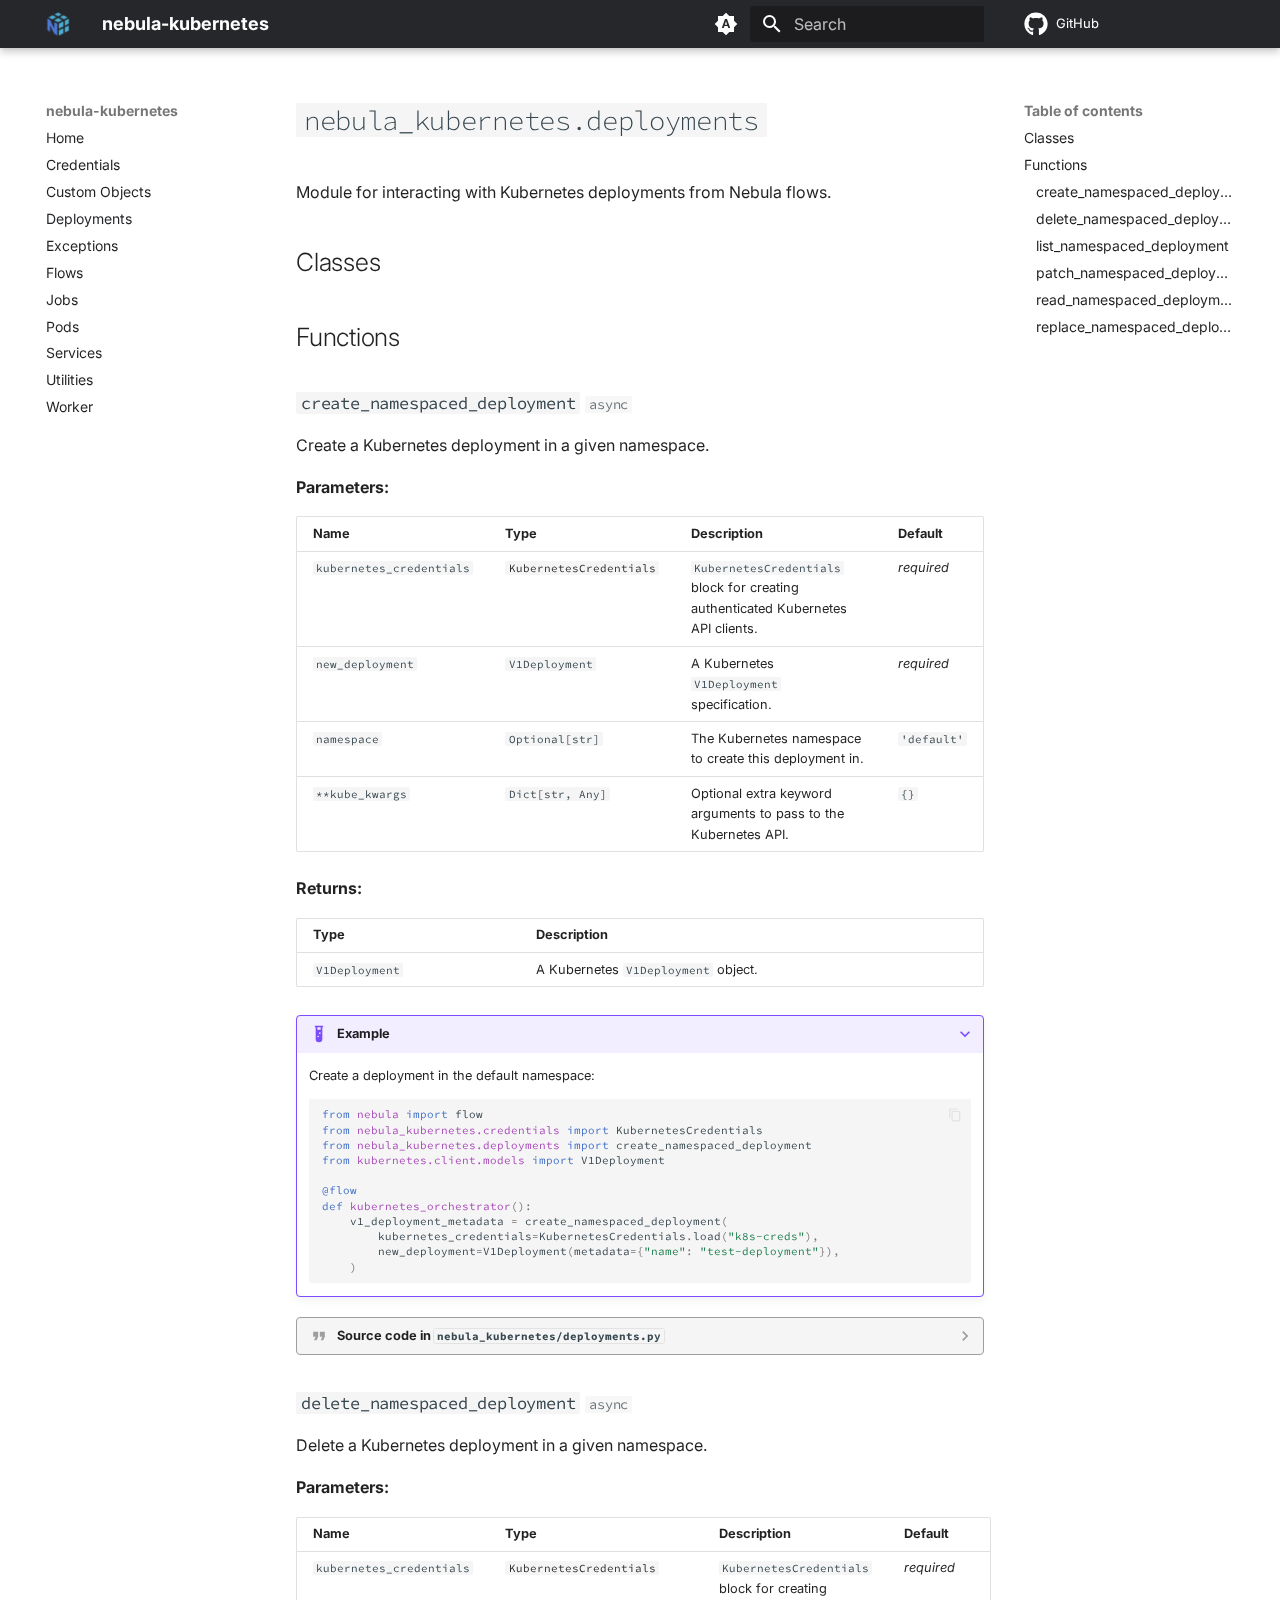
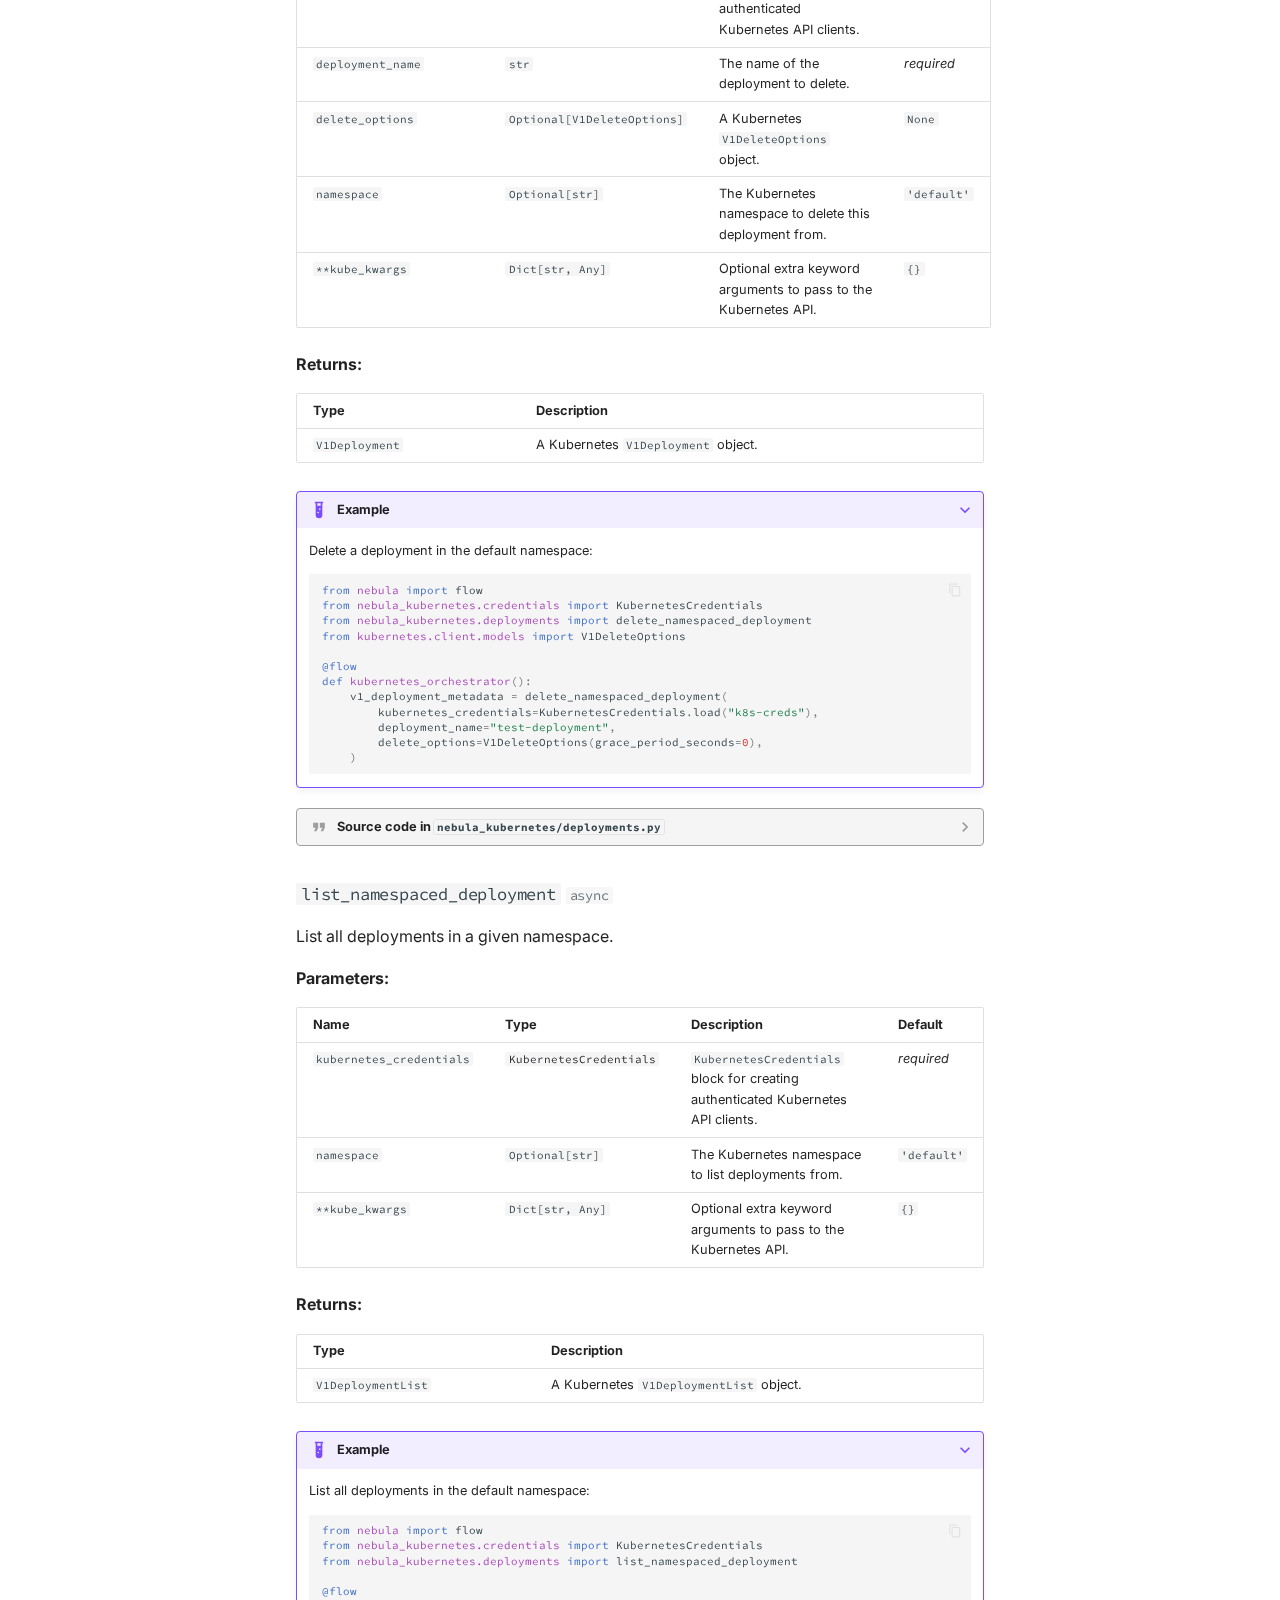
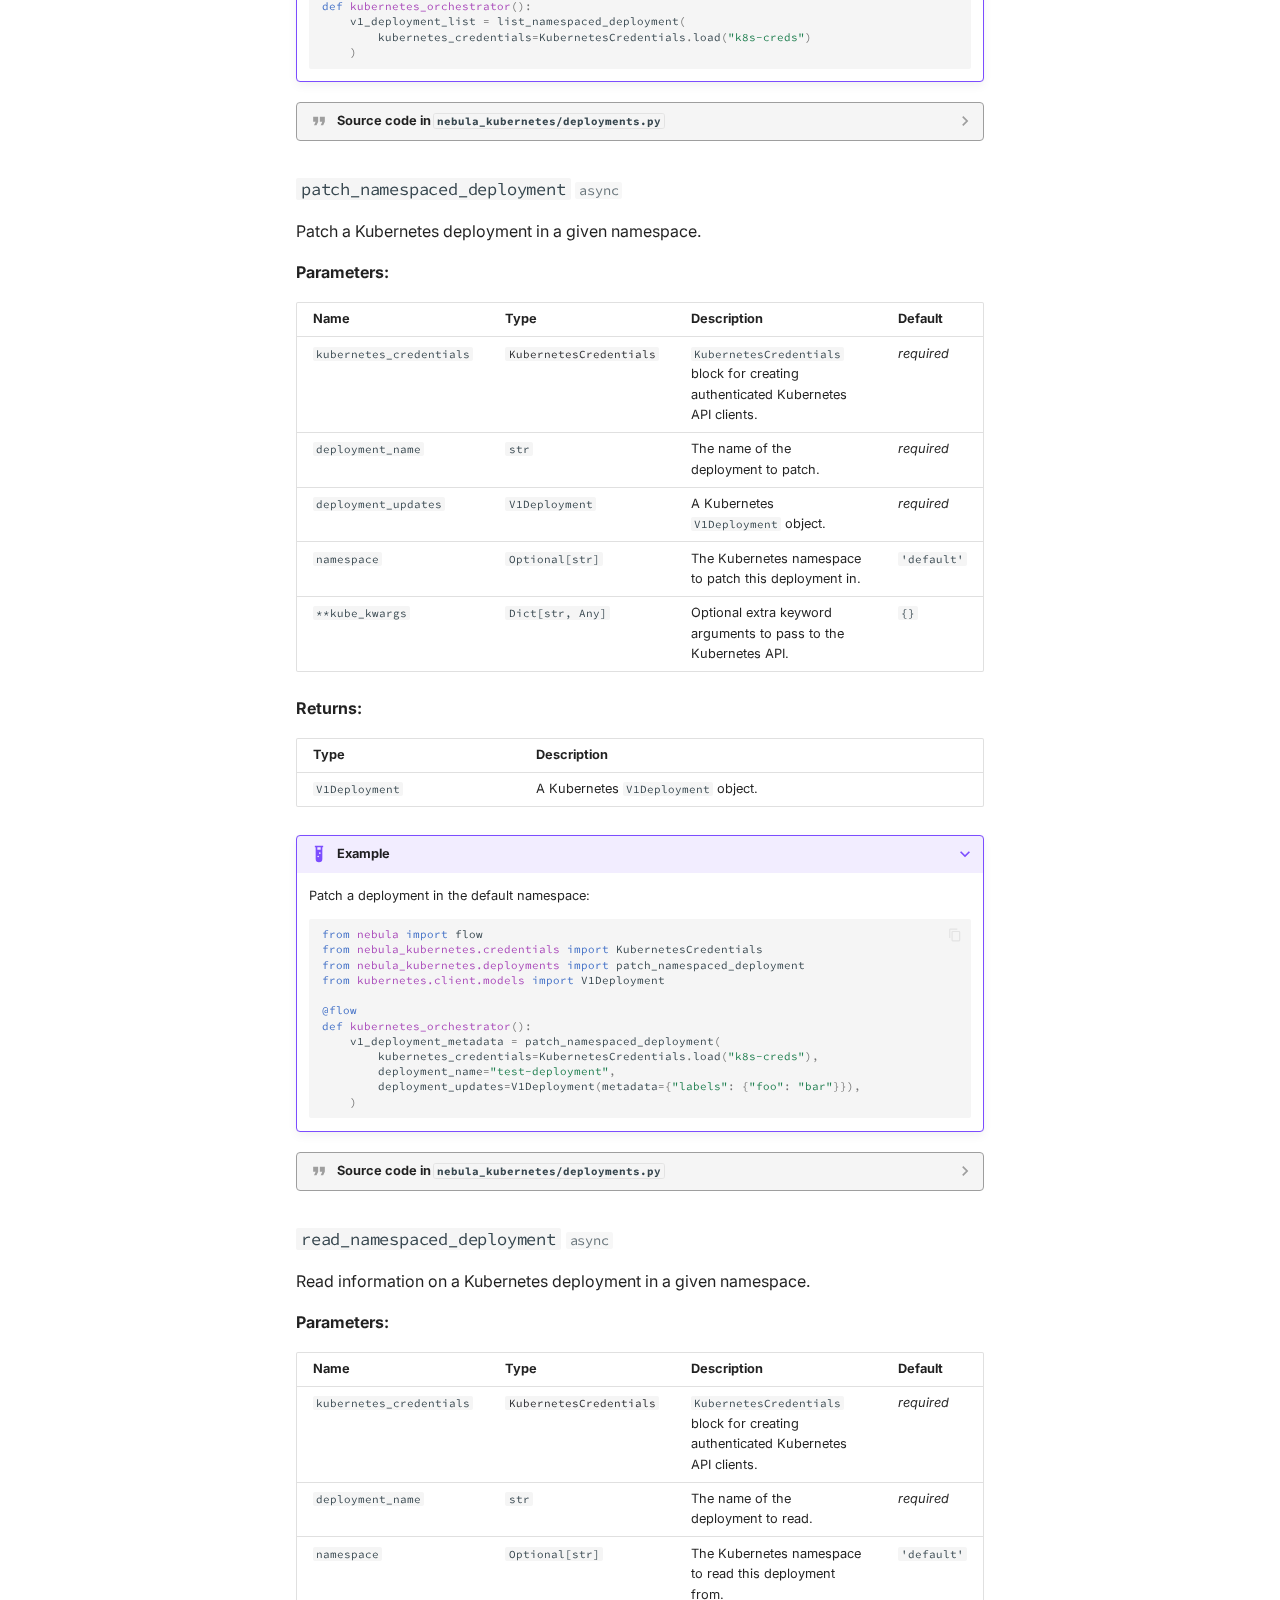
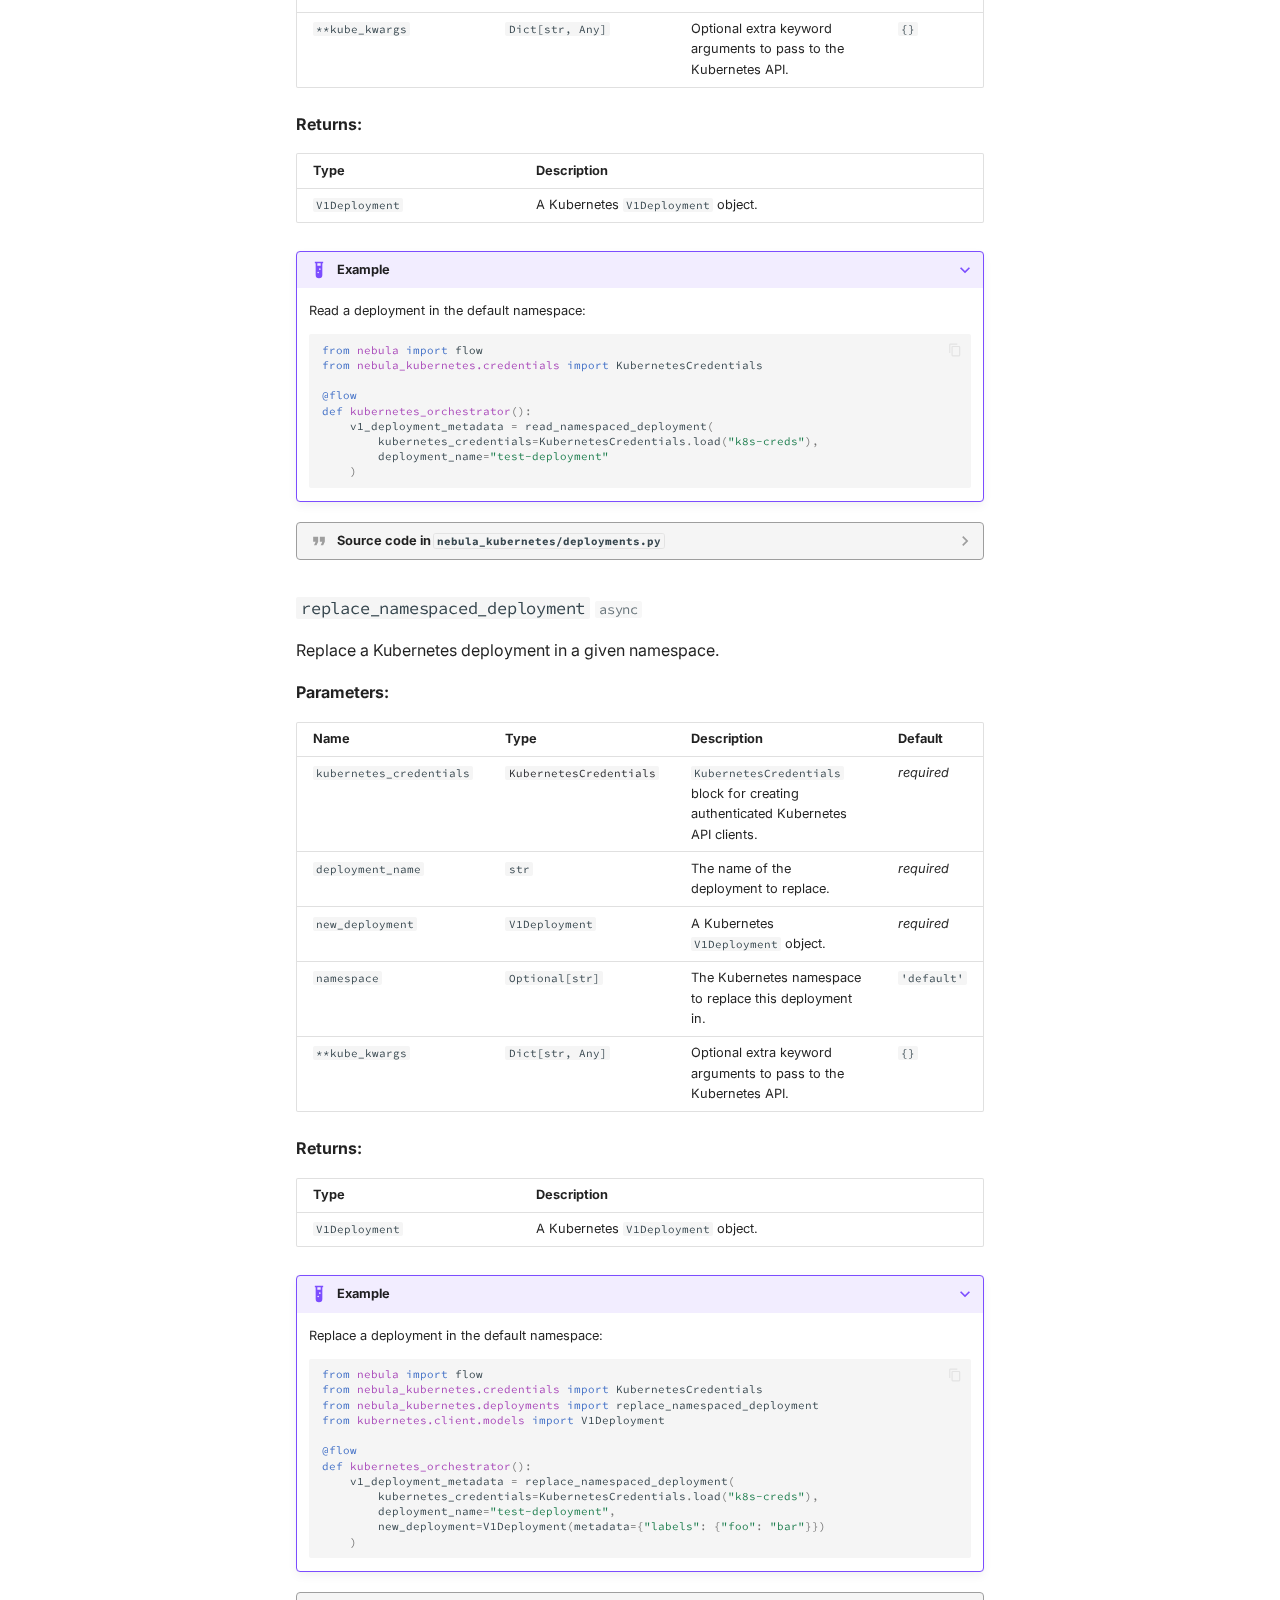
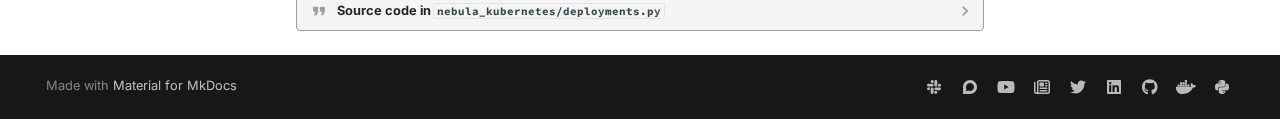
<file: deployments/index.html>
<!doctype html>
<html lang="en" class="no-js">
  <head>
    
      <meta charset="utf-8">
      <meta name="viewport" content="width=device-width,initial-scale=1">
      
      
      
      
        <link rel="prev" href="../custom_objects/">
      
      
        <link rel="next" href="../exceptions/">
      
      
      <link rel="icon" href="../img/favicon.ico">
      <meta name="generator" content="mkdocs-1.5.3, mkdocs-material-9.5.15">
    
    
      
        <title>Deployments - nebula-kubernetes</title>
      
    
    
      <link rel="stylesheet" href="../assets/stylesheets/main.7e359304.min.css">
      
        
        <link rel="stylesheet" href="../assets/stylesheets/palette.06af60db.min.css">
      
      


    
    
      
    
    
      
        
        
        <link rel="preconnect" href="https://fonts.gstatic.com" crossorigin>
        <link rel="stylesheet" href="https://fonts.googleapis.com/css?family=Inter:300,300i,400,400i,700,700i%7CSource+Code+Pro:400,400i,700,700i&display=fallback">
        <style>:root{--md-text-font:"Inter";--md-code-font:"Source Code Pro"}</style>
      
    
    
      <link rel="stylesheet" href="../assets/_mkdocstrings.css">
    
      <link rel="stylesheet" href="../stylesheets/extra.css">
    
    <script>__md_scope=new URL("..",location),__md_hash=e=>[...e].reduce((e,_)=>(e<<5)-e+_.charCodeAt(0),0),__md_get=(e,_=localStorage,t=__md_scope)=>JSON.parse(_.getItem(t.pathname+"."+e)),__md_set=(e,_,t=localStorage,a=__md_scope)=>{try{t.setItem(a.pathname+"."+e,JSON.stringify(_))}catch(e){}}</script>
    
      
  


  <!-- Google tag (gtag.js) -->
<script async src="https://www.googletagmanager.com/gtag/js?id=G-8CSMBCQDKN"></script>
<script>
    window.dataLayer = window.dataLayer || [];
    function gtag(){dataLayer.push(arguments);}
    gtag('js', new Date());

    gtag('config', 'G-8CSMBCQDKN');
</script>
<!-- Segment analytics -->
<script>
    !function(){var analytics=window.analytics=window.analytics||[];if(!analytics.initialize)if(analytics.invoked)window.console&&console.error&&console.error("Segment snippet included twice.");else{analytics.invoked=!0;analytics.methods=["trackSubmit","trackClick","trackLink","trackForm","pageview","identify","reset","group","track","ready","alias","debug","page","once","off","on","addSourceMiddleware","addIntegrationMiddleware","setAnonymousId","addDestinationMiddleware"];analytics.factory=function(e){return function(){var t=Array.prototype.slice.call(arguments);t.unshift(e);analytics.push(t);return analytics}};for(var e=0;e<analytics.methods.length;e++){var key=analytics.methods[e];analytics[key]=analytics.factory(key)}analytics.load=function(key,e){var t=document.createElement("script");t.type="text/javascript";t.async=!0;t.src="https://cdn.segment.com/analytics.js/v1/" + key + "/analytics.min.js";var n=document.getElementsByTagName("script")[0];n.parentNode.insertBefore(t,n);analytics._loadOptions=e};analytics._writeKey="xDLAoTXsNYpC4Y6JucKnJ8W1MYBuyAbD";;analytics.SNIPPET_VERSION="4.15.3";
    analytics.load("xDLAoTXsNYpC4Y6JucKnJ8W1MYBuyAbD");
    analytics.page();
    }}();
</script>
  
    <script>"undefined"!=typeof __md_analytics&&__md_analytics()</script>
  

    
    
    
  </head>
  
  
    
    
      
    
    
    
    
    <body dir="ltr" data-md-color-scheme="default" data-md-color-primary="indigo" data-md-color-accent="indigo">
  
    
    <input class="md-toggle" data-md-toggle="drawer" type="checkbox" id="__drawer" autocomplete="off">
    <input class="md-toggle" data-md-toggle="search" type="checkbox" id="__search" autocomplete="off">
    <label class="md-overlay" for="__drawer"></label>
    <div data-md-component="skip">
      
        
        <a href="#nebula_kubernetes.deployments" class="md-skip">
          Skip to content
        </a>
      
    </div>
    <div data-md-component="announce">
      
    </div>
    
    
      

  

<header class="md-header md-header--shadow" data-md-component="header">
  <nav class="md-header__inner md-grid" aria-label="Header">
    <a href=".." title="nebula-kubernetes" class="md-header__button md-logo" aria-label="nebula-kubernetes" data-md-component="logo">
      
  <img src="../img/nebula-logo-mark.png" alt="logo">

    </a>
    <label class="md-header__button md-icon" for="__drawer">
      
      <svg xmlns="http://www.w3.org/2000/svg" viewBox="0 0 24 24"><path d="M3 6h18v2H3V6m0 5h18v2H3v-2m0 5h18v2H3v-2Z"/></svg>
    </label>
    <div class="md-header__title" data-md-component="header-title">
      <div class="md-header__ellipsis">
        <div class="md-header__topic">
          <span class="md-ellipsis">
            nebula-kubernetes
          </span>
        </div>
        <div class="md-header__topic" data-md-component="header-topic">
          <span class="md-ellipsis">
            
              Deployments
            
          </span>
        </div>
      </div>
    </div>
    
      
        <form class="md-header__option" data-md-component="palette">
  
    
    
    
    <input class="md-option" data-md-color-media="(prefers-color-scheme)" data-md-color-scheme="default" data-md-color-primary="indigo" data-md-color-accent="indigo"  aria-label="Switch to light mode"  type="radio" name="__palette" id="__palette_0">
    
      <label class="md-header__button md-icon" title="Switch to light mode" for="__palette_1" hidden>
        <svg xmlns="http://www.w3.org/2000/svg" viewBox="0 0 24 24"><path d="m14.3 16-.7-2h-3.2l-.7 2H7.8L11 7h2l3.2 9h-1.9M20 8.69V4h-4.69L12 .69 8.69 4H4v4.69L.69 12 4 15.31V20h4.69L12 23.31 15.31 20H20v-4.69L23.31 12 20 8.69m-9.15 3.96h2.3L12 9l-1.15 3.65Z"/></svg>
      </label>
    
  
    
    
    
    <input class="md-option" data-md-color-media="(prefers-color-scheme: light)" data-md-color-scheme="default" data-md-color-primary="blue" data-md-color-accent="blue"  aria-label="Switch to dark mode"  type="radio" name="__palette" id="__palette_1">
    
      <label class="md-header__button md-icon" title="Switch to dark mode" for="__palette_2" hidden>
        <svg xmlns="http://www.w3.org/2000/svg" viewBox="0 0 24 24"><path d="M12 7a5 5 0 0 1 5 5 5 5 0 0 1-5 5 5 5 0 0 1-5-5 5 5 0 0 1 5-5m0 2a3 3 0 0 0-3 3 3 3 0 0 0 3 3 3 3 0 0 0 3-3 3 3 0 0 0-3-3m0-7 2.39 3.42C13.65 5.15 12.84 5 12 5c-.84 0-1.65.15-2.39.42L12 2M3.34 7l4.16-.35A7.2 7.2 0 0 0 5.94 8.5c-.44.74-.69 1.5-.83 2.29L3.34 7m.02 10 1.76-3.77a7.131 7.131 0 0 0 2.38 4.14L3.36 17M20.65 7l-1.77 3.79a7.023 7.023 0 0 0-2.38-4.15l4.15.36m-.01 10-4.14.36c.59-.51 1.12-1.14 1.54-1.86.42-.73.69-1.5.83-2.29L20.64 17M12 22l-2.41-3.44c.74.27 1.55.44 2.41.44.82 0 1.63-.17 2.37-.44L12 22Z"/></svg>
      </label>
    
  
    
    
    
    <input class="md-option" data-md-color-media="(prefers-color-scheme: dark)" data-md-color-scheme="slate" data-md-color-primary="blue" data-md-color-accent="blue"  aria-label="Switch to light mode"  type="radio" name="__palette" id="__palette_2">
    
      <label class="md-header__button md-icon" title="Switch to light mode" for="__palette_0" hidden>
        <svg xmlns="http://www.w3.org/2000/svg" viewBox="0 0 24 24"><path d="m17.75 4.09-2.53 1.94.91 3.06-2.63-1.81-2.63 1.81.91-3.06-2.53-1.94L12.44 4l1.06-3 1.06 3 3.19.09m3.5 6.91-1.64 1.25.59 1.98-1.7-1.17-1.7 1.17.59-1.98L15.75 11l2.06-.05L18.5 9l.69 1.95 2.06.05m-2.28 4.95c.83-.08 1.72 1.1 1.19 1.85-.32.45-.66.87-1.08 1.27C15.17 23 8.84 23 4.94 19.07c-3.91-3.9-3.91-10.24 0-14.14.4-.4.82-.76 1.27-1.08.75-.53 1.93.36 1.85 1.19-.27 2.86.69 5.83 2.89 8.02a9.96 9.96 0 0 0 8.02 2.89m-1.64 2.02a12.08 12.08 0 0 1-7.8-3.47c-2.17-2.19-3.33-5-3.49-7.82-2.81 3.14-2.7 7.96.31 10.98 3.02 3.01 7.84 3.12 10.98.31Z"/></svg>
      </label>
    
  
</form>
      
    
    
      <script>var media,input,key,value,palette=__md_get("__palette");if(palette&&palette.color){"(prefers-color-scheme)"===palette.color.media&&(media=matchMedia("(prefers-color-scheme: light)"),input=document.querySelector(media.matches?"[data-md-color-media='(prefers-color-scheme: light)']":"[data-md-color-media='(prefers-color-scheme: dark)']"),palette.color.media=input.getAttribute("data-md-color-media"),palette.color.scheme=input.getAttribute("data-md-color-scheme"),palette.color.primary=input.getAttribute("data-md-color-primary"),palette.color.accent=input.getAttribute("data-md-color-accent"));for([key,value]of Object.entries(palette.color))document.body.setAttribute("data-md-color-"+key,value)}</script>
    
    
    
      <label class="md-header__button md-icon" for="__search">
        
        <svg xmlns="http://www.w3.org/2000/svg" viewBox="0 0 24 24"><path d="M9.5 3A6.5 6.5 0 0 1 16 9.5c0 1.61-.59 3.09-1.56 4.23l.27.27h.79l5 5-1.5 1.5-5-5v-.79l-.27-.27A6.516 6.516 0 0 1 9.5 16 6.5 6.5 0 0 1 3 9.5 6.5 6.5 0 0 1 9.5 3m0 2C7 5 5 7 5 9.5S7 14 9.5 14 14 12 14 9.5 12 5 9.5 5Z"/></svg>
      </label>
      <div class="md-search" data-md-component="search" role="dialog">
  <label class="md-search__overlay" for="__search"></label>
  <div class="md-search__inner" role="search">
    <form class="md-search__form" name="search">
      <input type="text" class="md-search__input" name="query" aria-label="Search" placeholder="Search" autocapitalize="off" autocorrect="off" autocomplete="off" spellcheck="false" data-md-component="search-query" required>
      <label class="md-search__icon md-icon" for="__search">
        
        <svg xmlns="http://www.w3.org/2000/svg" viewBox="0 0 24 24"><path d="M9.5 3A6.5 6.5 0 0 1 16 9.5c0 1.61-.59 3.09-1.56 4.23l.27.27h.79l5 5-1.5 1.5-5-5v-.79l-.27-.27A6.516 6.516 0 0 1 9.5 16 6.5 6.5 0 0 1 3 9.5 6.5 6.5 0 0 1 9.5 3m0 2C7 5 5 7 5 9.5S7 14 9.5 14 14 12 14 9.5 12 5 9.5 5Z"/></svg>
        
        <svg xmlns="http://www.w3.org/2000/svg" viewBox="0 0 24 24"><path d="M20 11v2H8l5.5 5.5-1.42 1.42L4.16 12l7.92-7.92L13.5 5.5 8 11h12Z"/></svg>
      </label>
      <nav class="md-search__options" aria-label="Search">
        
        <button type="reset" class="md-search__icon md-icon" title="Clear" aria-label="Clear" tabindex="-1">
          
          <svg xmlns="http://www.w3.org/2000/svg" viewBox="0 0 24 24"><path d="M19 6.41 17.59 5 12 10.59 6.41 5 5 6.41 10.59 12 5 17.59 6.41 19 12 13.41 17.59 19 19 17.59 13.41 12 19 6.41Z"/></svg>
        </button>
      </nav>
      
    </form>
    <div class="md-search__output">
      <div class="md-search__scrollwrap" data-md-scrollfix>
        <div class="md-search-result" data-md-component="search-result">
          <div class="md-search-result__meta">
            Initializing search
          </div>
          <ol class="md-search-result__list" role="presentation"></ol>
        </div>
      </div>
    </div>
  </div>
</div>
    
    
      <div class="md-header__source">
        <a href="https://github.com/kozmoai/nebula-kubernetes" title="Go to repository" class="md-source" data-md-component="source">
  <div class="md-source__icon md-icon">
    
    <svg xmlns="http://www.w3.org/2000/svg" viewBox="0 0 496 512"><!--! Font Awesome Free 6.5.1 by @fontawesome - https://fontawesome.com License - https://fontawesome.com/license/free (Icons: CC BY 4.0, Fonts: SIL OFL 1.1, Code: MIT License) Copyright 2023 Fonticons, Inc.--><path d="M165.9 397.4c0 2-2.3 3.6-5.2 3.6-3.3.3-5.6-1.3-5.6-3.6 0-2 2.3-3.6 5.2-3.6 3-.3 5.6 1.3 5.6 3.6zm-31.1-4.5c-.7 2 1.3 4.3 4.3 4.9 2.6 1 5.6 0 6.2-2s-1.3-4.3-4.3-5.2c-2.6-.7-5.5.3-6.2 2.3zm44.2-1.7c-2.9.7-4.9 2.6-4.6 4.9.3 2 2.9 3.3 5.9 2.6 2.9-.7 4.9-2.6 4.6-4.6-.3-1.9-3-3.2-5.9-2.9zM244.8 8C106.1 8 0 113.3 0 252c0 110.9 69.8 205.8 169.5 239.2 12.8 2.3 17.3-5.6 17.3-12.1 0-6.2-.3-40.4-.3-61.4 0 0-70 15-84.7-29.8 0 0-11.4-29.1-27.8-36.6 0 0-22.9-15.7 1.6-15.4 0 0 24.9 2 38.6 25.8 21.9 38.6 58.6 27.5 72.9 20.9 2.3-16 8.8-27.1 16-33.7-55.9-6.2-112.3-14.3-112.3-110.5 0-27.5 7.6-41.3 23.6-58.9-2.6-6.5-11.1-33.3 2.6-67.9 20.9-6.5 69 27 69 27 20-5.6 41.5-8.5 62.8-8.5s42.8 2.9 62.8 8.5c0 0 48.1-33.6 69-27 13.7 34.7 5.2 61.4 2.6 67.9 16 17.7 25.8 31.5 25.8 58.9 0 96.5-58.9 104.2-114.8 110.5 9.2 7.9 17 22.9 17 46.4 0 33.7-.3 75.4-.3 83.6 0 6.5 4.6 14.4 17.3 12.1C428.2 457.8 496 362.9 496 252 496 113.3 383.5 8 244.8 8zM97.2 352.9c-1.3 1-1 3.3.7 5.2 1.6 1.6 3.9 2.3 5.2 1 1.3-1 1-3.3-.7-5.2-1.6-1.6-3.9-2.3-5.2-1zm-10.8-8.1c-.7 1.3.3 2.9 2.3 3.9 1.6 1 3.6.7 4.3-.7.7-1.3-.3-2.9-2.3-3.9-2-.6-3.6-.3-4.3.7zm32.4 35.6c-1.6 1.3-1 4.3 1.3 6.2 2.3 2.3 5.2 2.6 6.5 1 1.3-1.3.7-4.3-1.3-6.2-2.2-2.3-5.2-2.6-6.5-1zm-11.4-14.7c-1.6 1-1.6 3.6 0 5.9 1.6 2.3 4.3 3.3 5.6 2.3 1.6-1.3 1.6-3.9 0-6.2-1.4-2.3-4-3.3-5.6-2z"/></svg>
  </div>
  <div class="md-source__repository">
    GitHub
  </div>
</a>
      </div>
    
  </nav>
  
</header>
    
    <div class="md-container" data-md-component="container">
      
      
        
          
        
      
      <main class="md-main" data-md-component="main">
        <div class="md-main__inner md-grid">
          
            
              
              <div class="md-sidebar md-sidebar--primary" data-md-component="sidebar" data-md-type="navigation" >
                <div class="md-sidebar__scrollwrap">
                  <div class="md-sidebar__inner">
                    



<nav class="md-nav md-nav--primary" aria-label="Navigation" data-md-level="0">
  <label class="md-nav__title" for="__drawer">
    <a href=".." title="nebula-kubernetes" class="md-nav__button md-logo" aria-label="nebula-kubernetes" data-md-component="logo">
      
  <img src="../img/nebula-logo-mark.png" alt="logo">

    </a>
    nebula-kubernetes
  </label>
  
    <div class="md-nav__source">
      <a href="https://github.com/kozmoai/nebula-kubernetes" title="Go to repository" class="md-source" data-md-component="source">
  <div class="md-source__icon md-icon">
    
    <svg xmlns="http://www.w3.org/2000/svg" viewBox="0 0 496 512"><!--! Font Awesome Free 6.5.1 by @fontawesome - https://fontawesome.com License - https://fontawesome.com/license/free (Icons: CC BY 4.0, Fonts: SIL OFL 1.1, Code: MIT License) Copyright 2023 Fonticons, Inc.--><path d="M165.9 397.4c0 2-2.3 3.6-5.2 3.6-3.3.3-5.6-1.3-5.6-3.6 0-2 2.3-3.6 5.2-3.6 3-.3 5.6 1.3 5.6 3.6zm-31.1-4.5c-.7 2 1.3 4.3 4.3 4.9 2.6 1 5.6 0 6.2-2s-1.3-4.3-4.3-5.2c-2.6-.7-5.5.3-6.2 2.3zm44.2-1.7c-2.9.7-4.9 2.6-4.6 4.9.3 2 2.9 3.3 5.9 2.6 2.9-.7 4.9-2.6 4.6-4.6-.3-1.9-3-3.2-5.9-2.9zM244.8 8C106.1 8 0 113.3 0 252c0 110.9 69.8 205.8 169.5 239.2 12.8 2.3 17.3-5.6 17.3-12.1 0-6.2-.3-40.4-.3-61.4 0 0-70 15-84.7-29.8 0 0-11.4-29.1-27.8-36.6 0 0-22.9-15.7 1.6-15.4 0 0 24.9 2 38.6 25.8 21.9 38.6 58.6 27.5 72.9 20.9 2.3-16 8.8-27.1 16-33.7-55.9-6.2-112.3-14.3-112.3-110.5 0-27.5 7.6-41.3 23.6-58.9-2.6-6.5-11.1-33.3 2.6-67.9 20.9-6.5 69 27 69 27 20-5.6 41.5-8.5 62.8-8.5s42.8 2.9 62.8 8.5c0 0 48.1-33.6 69-27 13.7 34.7 5.2 61.4 2.6 67.9 16 17.7 25.8 31.5 25.8 58.9 0 96.5-58.9 104.2-114.8 110.5 9.2 7.9 17 22.9 17 46.4 0 33.7-.3 75.4-.3 83.6 0 6.5 4.6 14.4 17.3 12.1C428.2 457.8 496 362.9 496 252 496 113.3 383.5 8 244.8 8zM97.2 352.9c-1.3 1-1 3.3.7 5.2 1.6 1.6 3.9 2.3 5.2 1 1.3-1 1-3.3-.7-5.2-1.6-1.6-3.9-2.3-5.2-1zm-10.8-8.1c-.7 1.3.3 2.9 2.3 3.9 1.6 1 3.6.7 4.3-.7.7-1.3-.3-2.9-2.3-3.9-2-.6-3.6-.3-4.3.7zm32.4 35.6c-1.6 1.3-1 4.3 1.3 6.2 2.3 2.3 5.2 2.6 6.5 1 1.3-1.3.7-4.3-1.3-6.2-2.2-2.3-5.2-2.6-6.5-1zm-11.4-14.7c-1.6 1-1.6 3.6 0 5.9 1.6 2.3 4.3 3.3 5.6 2.3 1.6-1.3 1.6-3.9 0-6.2-1.4-2.3-4-3.3-5.6-2z"/></svg>
  </div>
  <div class="md-source__repository">
    GitHub
  </div>
</a>
    </div>
  
  <ul class="md-nav__list" data-md-scrollfix>
    
      
      
  
  
  
  
    <li class="md-nav__item">
      <a href=".." class="md-nav__link">
        
  
  <span class="md-ellipsis">
    Home
  </span>
  

      </a>
    </li>
  

    
      
      
  
  
  
  
    <li class="md-nav__item">
      <a href="../credentials/" class="md-nav__link">
        
  
  <span class="md-ellipsis">
    Credentials
  </span>
  

      </a>
    </li>
  

    
      
      
  
  
  
  
    <li class="md-nav__item">
      <a href="../custom_objects/" class="md-nav__link">
        
  
  <span class="md-ellipsis">
    Custom Objects
  </span>
  

      </a>
    </li>
  

    
      
      
  
  
    
  
  
  
    <li class="md-nav__item md-nav__item--active">
      
      <input class="md-nav__toggle md-toggle" type="checkbox" id="__toc">
      
      
        
      
      
        <label class="md-nav__link md-nav__link--active" for="__toc">
          
  
  <span class="md-ellipsis">
    Deployments
  </span>
  

          <span class="md-nav__icon md-icon"></span>
        </label>
      
      <a href="./" class="md-nav__link md-nav__link--active">
        
  
  <span class="md-ellipsis">
    Deployments
  </span>
  

      </a>
      
        

<nav class="md-nav md-nav--secondary" aria-label="Table of contents">
  
  
  
    
  
  
    <label class="md-nav__title" for="__toc">
      <span class="md-nav__icon md-icon"></span>
      Table of contents
    </label>
    <ul class="md-nav__list" data-md-component="toc" data-md-scrollfix>
      
        <li class="md-nav__item">
  <a href="#nebula_kubernetes.deployments-classes" class="md-nav__link">
    <span class="md-ellipsis">
      Classes
    </span>
  </a>
  
</li>
      
        <li class="md-nav__item">
  <a href="#nebula_kubernetes.deployments-functions" class="md-nav__link">
    <span class="md-ellipsis">
      Functions
    </span>
  </a>
  
    <nav class="md-nav" aria-label="Functions">
      <ul class="md-nav__list">
        
          <li class="md-nav__item">
  <a href="#nebula_kubernetes.deployments.create_namespaced_deployment" class="md-nav__link">
    <span class="md-ellipsis">
      create_namespaced_deployment
    </span>
  </a>
  
</li>
        
          <li class="md-nav__item">
  <a href="#nebula_kubernetes.deployments.delete_namespaced_deployment" class="md-nav__link">
    <span class="md-ellipsis">
      delete_namespaced_deployment
    </span>
  </a>
  
</li>
        
          <li class="md-nav__item">
  <a href="#nebula_kubernetes.deployments.list_namespaced_deployment" class="md-nav__link">
    <span class="md-ellipsis">
      list_namespaced_deployment
    </span>
  </a>
  
</li>
        
          <li class="md-nav__item">
  <a href="#nebula_kubernetes.deployments.patch_namespaced_deployment" class="md-nav__link">
    <span class="md-ellipsis">
      patch_namespaced_deployment
    </span>
  </a>
  
</li>
        
          <li class="md-nav__item">
  <a href="#nebula_kubernetes.deployments.read_namespaced_deployment" class="md-nav__link">
    <span class="md-ellipsis">
      read_namespaced_deployment
    </span>
  </a>
  
</li>
        
          <li class="md-nav__item">
  <a href="#nebula_kubernetes.deployments.replace_namespaced_deployment" class="md-nav__link">
    <span class="md-ellipsis">
      replace_namespaced_deployment
    </span>
  </a>
  
</li>
        
      </ul>
    </nav>
  
</li>
      
    </ul>
  
</nav>
      
    </li>
  

    
      
      
  
  
  
  
    <li class="md-nav__item">
      <a href="../exceptions/" class="md-nav__link">
        
  
  <span class="md-ellipsis">
    Exceptions
  </span>
  

      </a>
    </li>
  

    
      
      
  
  
  
  
    <li class="md-nav__item">
      <a href="../flows/" class="md-nav__link">
        
  
  <span class="md-ellipsis">
    Flows
  </span>
  

      </a>
    </li>
  

    
      
      
  
  
  
  
    <li class="md-nav__item">
      <a href="../jobs/" class="md-nav__link">
        
  
  <span class="md-ellipsis">
    Jobs
  </span>
  

      </a>
    </li>
  

    
      
      
  
  
  
  
    <li class="md-nav__item">
      <a href="../pods/" class="md-nav__link">
        
  
  <span class="md-ellipsis">
    Pods
  </span>
  

      </a>
    </li>
  

    
      
      
  
  
  
  
    <li class="md-nav__item">
      <a href="../services/" class="md-nav__link">
        
  
  <span class="md-ellipsis">
    Services
  </span>
  

      </a>
    </li>
  

    
      
      
  
  
  
  
    <li class="md-nav__item">
      <a href="../utilities/" class="md-nav__link">
        
  
  <span class="md-ellipsis">
    Utilities
  </span>
  

      </a>
    </li>
  

    
      
      
  
  
  
  
    <li class="md-nav__item">
      <a href="../worker/" class="md-nav__link">
        
  
  <span class="md-ellipsis">
    Worker
  </span>
  

      </a>
    </li>
  

    
  </ul>
</nav>
                  </div>
                </div>
              </div>
            
            
              
              <div class="md-sidebar md-sidebar--secondary" data-md-component="sidebar" data-md-type="toc" >
                <div class="md-sidebar__scrollwrap">
                  <div class="md-sidebar__inner">
                    

<nav class="md-nav md-nav--secondary" aria-label="Table of contents">
  
  
  
    
  
  
    <label class="md-nav__title" for="__toc">
      <span class="md-nav__icon md-icon"></span>
      Table of contents
    </label>
    <ul class="md-nav__list" data-md-component="toc" data-md-scrollfix>
      
        <li class="md-nav__item">
  <a href="#nebula_kubernetes.deployments-classes" class="md-nav__link">
    <span class="md-ellipsis">
      Classes
    </span>
  </a>
  
</li>
      
        <li class="md-nav__item">
  <a href="#nebula_kubernetes.deployments-functions" class="md-nav__link">
    <span class="md-ellipsis">
      Functions
    </span>
  </a>
  
    <nav class="md-nav" aria-label="Functions">
      <ul class="md-nav__list">
        
          <li class="md-nav__item">
  <a href="#nebula_kubernetes.deployments.create_namespaced_deployment" class="md-nav__link">
    <span class="md-ellipsis">
      create_namespaced_deployment
    </span>
  </a>
  
</li>
        
          <li class="md-nav__item">
  <a href="#nebula_kubernetes.deployments.delete_namespaced_deployment" class="md-nav__link">
    <span class="md-ellipsis">
      delete_namespaced_deployment
    </span>
  </a>
  
</li>
        
          <li class="md-nav__item">
  <a href="#nebula_kubernetes.deployments.list_namespaced_deployment" class="md-nav__link">
    <span class="md-ellipsis">
      list_namespaced_deployment
    </span>
  </a>
  
</li>
        
          <li class="md-nav__item">
  <a href="#nebula_kubernetes.deployments.patch_namespaced_deployment" class="md-nav__link">
    <span class="md-ellipsis">
      patch_namespaced_deployment
    </span>
  </a>
  
</li>
        
          <li class="md-nav__item">
  <a href="#nebula_kubernetes.deployments.read_namespaced_deployment" class="md-nav__link">
    <span class="md-ellipsis">
      read_namespaced_deployment
    </span>
  </a>
  
</li>
        
          <li class="md-nav__item">
  <a href="#nebula_kubernetes.deployments.replace_namespaced_deployment" class="md-nav__link">
    <span class="md-ellipsis">
      replace_namespaced_deployment
    </span>
  </a>
  
</li>
        
      </ul>
    </nav>
  
</li>
      
    </ul>
  
</nav>
                  </div>
                </div>
              </div>
            
          
          
            <div class="md-content" data-md-component="content">
              <article class="md-content__inner md-typeset">
                
                  

  
  


<div class="doc doc-object doc-module">



<h1 id="nebula_kubernetes.deployments" class="doc doc-heading">
          <code>nebula_kubernetes.deployments</code>


</h1>

  <div class="doc doc-contents first">
  
      <p>Module for interacting with Kubernetes deployments from Nebula flows.</p>

  

  <div class="doc doc-children">






<h2 id="nebula_kubernetes.deployments-classes">Classes</h2>
<h2 id="nebula_kubernetes.deployments-functions">Functions</h2>


<div class="doc doc-object doc-function">



<h3 id="nebula_kubernetes.deployments.create_namespaced_deployment" class="doc doc-heading">
          <code class="highlight language-python"><span class="n">create_namespaced_deployment</span></code>
  
  <span class="doc doc-labels">
      <small class="doc doc-label doc-label-async"><code>async</code></small>
  </span>

</h3>


  <div class="doc doc-contents ">
  
      <p>Create a Kubernetes deployment in a given namespace.</p>



  <p><strong>Parameters:</strong></p>
  <table>
    <thead>
      <tr>
        <th>Name</th>
        <th>Type</th>
        <th>Description</th>
        <th>Default</th>
      </tr>
    </thead>
    <tbody>
        <tr>
          <td><code>kubernetes_credentials</code></td>
          <td>
                <code><a class="autorefs autorefs-internal" title="nebula_kubernetes.credentials.KubernetesCredentials" href="../credentials/#nebula_kubernetes.credentials.KubernetesCredentials">KubernetesCredentials</a></code>
          </td>
          <td>
            <div class="doc-md-description">
              <p><code>KubernetesCredentials</code> block for creating
authenticated Kubernetes API clients.</p>
            </div>
          </td>
          <td>
              <em>required</em>
          </td>
        </tr>
        <tr>
          <td><code>new_deployment</code></td>
          <td>
                <code><span title="kubernetes.client.models.V1Deployment">V1Deployment</span></code>
          </td>
          <td>
            <div class="doc-md-description">
              <p>A Kubernetes <code>V1Deployment</code> specification.</p>
            </div>
          </td>
          <td>
              <em>required</em>
          </td>
        </tr>
        <tr>
          <td><code>namespace</code></td>
          <td>
                <code><span title="typing.Optional">Optional</span>[str]</code>
          </td>
          <td>
            <div class="doc-md-description">
              <p>The Kubernetes namespace to create this deployment in.</p>
            </div>
          </td>
          <td>
                <code>&#39;default&#39;</code>
          </td>
        </tr>
        <tr>
          <td><code>**kube_kwargs</code></td>
          <td>
                <code><span title="typing.Dict">Dict</span>[str, <span title="typing.Any">Any</span>]</code>
          </td>
          <td>
            <div class="doc-md-description">
              <p>Optional extra keyword arguments to pass to the Kubernetes API.</p>
            </div>
          </td>
          <td>
                <code>{}</code>
          </td>
        </tr>
    </tbody>
  </table>



  <p><strong>Returns:</strong></p>
  <table>
    <thead>
      <tr>
        <th>Type</th>
        <th>Description</th>
      </tr>
    </thead>
    <tbody>
        <tr>
          <td>
                <code><span title="kubernetes.client.models.V1Deployment">V1Deployment</span></code>
          </td>
          <td>
            <div class="doc-md-description">
              <p>A Kubernetes <code>V1Deployment</code> object.</p>
            </div>
          </td>
        </tr>
    </tbody>
  </table>

<details class="example" open>
  <summary>Example</summary>
  <p>Create a deployment in the default namespace:
<div class="highlight"><pre><span></span><code><span class="kn">from</span> <span class="nn">nebula</span> <span class="kn">import</span> <span class="n">flow</span>
<span class="kn">from</span> <span class="nn">nebula_kubernetes.credentials</span> <span class="kn">import</span> <span class="n">KubernetesCredentials</span>
<span class="kn">from</span> <span class="nn">nebula_kubernetes.deployments</span> <span class="kn">import</span> <span class="n">create_namespaced_deployment</span>
<span class="kn">from</span> <span class="nn">kubernetes.client.models</span> <span class="kn">import</span> <span class="n">V1Deployment</span>

<span class="nd">@flow</span>
<span class="k">def</span> <span class="nf">kubernetes_orchestrator</span><span class="p">():</span>
    <span class="n">v1_deployment_metadata</span> <span class="o">=</span> <span class="n">create_namespaced_deployment</span><span class="p">(</span>
        <span class="n">kubernetes_credentials</span><span class="o">=</span><span class="n">KubernetesCredentials</span><span class="o">.</span><span class="n">load</span><span class="p">(</span><span class="s2">&quot;k8s-creds&quot;</span><span class="p">),</span>
        <span class="n">new_deployment</span><span class="o">=</span><span class="n">V1Deployment</span><span class="p">(</span><span class="n">metadata</span><span class="o">=</span><span class="p">{</span><span class="s2">&quot;name&quot;</span><span class="p">:</span> <span class="s2">&quot;test-deployment&quot;</span><span class="p">}),</span>
    <span class="p">)</span>
</code></pre></div></p>
</details>
          <details class="quote">
            <summary>Source code in <code>nebula_kubernetes/deployments.py</code></summary>
            <div class="highlight"><table class="highlighttable"><tr><td class="linenos"><div class="linenodiv"><pre><span></span><span class="normal">11</span>
<span class="normal">12</span>
<span class="normal">13</span>
<span class="normal">14</span>
<span class="normal">15</span>
<span class="normal">16</span>
<span class="normal">17</span>
<span class="normal">18</span>
<span class="normal">19</span>
<span class="normal">20</span>
<span class="normal">21</span>
<span class="normal">22</span>
<span class="normal">23</span>
<span class="normal">24</span>
<span class="normal">25</span>
<span class="normal">26</span>
<span class="normal">27</span>
<span class="normal">28</span>
<span class="normal">29</span>
<span class="normal">30</span>
<span class="normal">31</span>
<span class="normal">32</span>
<span class="normal">33</span>
<span class="normal">34</span>
<span class="normal">35</span>
<span class="normal">36</span>
<span class="normal">37</span>
<span class="normal">38</span>
<span class="normal">39</span>
<span class="normal">40</span>
<span class="normal">41</span>
<span class="normal">42</span>
<span class="normal">43</span>
<span class="normal">44</span>
<span class="normal">45</span>
<span class="normal">46</span>
<span class="normal">47</span>
<span class="normal">48</span>
<span class="normal">49</span>
<span class="normal">50</span>
<span class="normal">51</span>
<span class="normal">52</span></pre></div></td><td class="code"><div><pre><span></span><code><span class="nd">@task</span>
<span class="k">async</span> <span class="k">def</span> <span class="nf">create_namespaced_deployment</span><span class="p">(</span>
    <span class="n">kubernetes_credentials</span><span class="p">:</span> <span class="n">KubernetesCredentials</span><span class="p">,</span>
    <span class="n">new_deployment</span><span class="p">:</span> <span class="n">V1Deployment</span><span class="p">,</span>
    <span class="n">namespace</span><span class="p">:</span> <span class="n">Optional</span><span class="p">[</span><span class="nb">str</span><span class="p">]</span> <span class="o">=</span> <span class="s2">&quot;default&quot;</span><span class="p">,</span>
    <span class="o">**</span><span class="n">kube_kwargs</span><span class="p">:</span> <span class="n">Dict</span><span class="p">[</span><span class="nb">str</span><span class="p">,</span> <span class="n">Any</span><span class="p">],</span>
<span class="p">)</span> <span class="o">-&gt;</span> <span class="n">V1Deployment</span><span class="p">:</span>
<span class="w">    </span><span class="sd">&quot;&quot;&quot;Create a Kubernetes deployment in a given namespace.</span>

<span class="sd">    Args:</span>
<span class="sd">        kubernetes_credentials: `KubernetesCredentials` block for creating</span>
<span class="sd">            authenticated Kubernetes API clients.</span>
<span class="sd">        new_deployment: A Kubernetes `V1Deployment` specification.</span>
<span class="sd">        namespace: The Kubernetes namespace to create this deployment in.</span>
<span class="sd">        **kube_kwargs: Optional extra keyword arguments to pass to the Kubernetes API.</span>

<span class="sd">    Returns:</span>
<span class="sd">        A Kubernetes `V1Deployment` object.</span>

<span class="sd">    Example:</span>
<span class="sd">        Create a deployment in the default namespace:</span>
<span class="sd">        ```python</span>
<span class="sd">        from nebula import flow</span>
<span class="sd">        from nebula_kubernetes.credentials import KubernetesCredentials</span>
<span class="sd">        from nebula_kubernetes.deployments import create_namespaced_deployment</span>
<span class="sd">        from kubernetes.client.models import V1Deployment</span>

<span class="sd">        @flow</span>
<span class="sd">        def kubernetes_orchestrator():</span>
<span class="sd">            v1_deployment_metadata = create_namespaced_deployment(</span>
<span class="sd">                kubernetes_credentials=KubernetesCredentials.load(&quot;k8s-creds&quot;),</span>
<span class="sd">                new_deployment=V1Deployment(metadata={&quot;name&quot;: &quot;test-deployment&quot;}),</span>
<span class="sd">            )</span>
<span class="sd">        ```</span>
<span class="sd">    &quot;&quot;&quot;</span>
    <span class="k">with</span> <span class="n">kubernetes_credentials</span><span class="o">.</span><span class="n">get_client</span><span class="p">(</span><span class="s2">&quot;apps&quot;</span><span class="p">)</span> <span class="k">as</span> <span class="n">apps_v1_client</span><span class="p">:</span>
        <span class="k">return</span> <span class="k">await</span> <span class="n">run_sync_in_worker_thread</span><span class="p">(</span>
            <span class="n">apps_v1_client</span><span class="o">.</span><span class="n">create_namespaced_deployment</span><span class="p">,</span>
            <span class="n">namespace</span><span class="o">=</span><span class="n">namespace</span><span class="p">,</span>
            <span class="n">body</span><span class="o">=</span><span class="n">new_deployment</span><span class="p">,</span>
            <span class="o">**</span><span class="n">kube_kwargs</span><span class="p">,</span>
        <span class="p">)</span>
</code></pre></div></td></tr></table></div>
          </details>
  </div>

</div>


<div class="doc doc-object doc-function">



<h3 id="nebula_kubernetes.deployments.delete_namespaced_deployment" class="doc doc-heading">
          <code class="highlight language-python"><span class="n">delete_namespaced_deployment</span></code>
  
  <span class="doc doc-labels">
      <small class="doc doc-label doc-label-async"><code>async</code></small>
  </span>

</h3>


  <div class="doc doc-contents ">
  
      <p>Delete a Kubernetes deployment in a given namespace.</p>



  <p><strong>Parameters:</strong></p>
  <table>
    <thead>
      <tr>
        <th>Name</th>
        <th>Type</th>
        <th>Description</th>
        <th>Default</th>
      </tr>
    </thead>
    <tbody>
        <tr>
          <td><code>kubernetes_credentials</code></td>
          <td>
                <code><a class="autorefs autorefs-internal" title="nebula_kubernetes.credentials.KubernetesCredentials" href="../credentials/#nebula_kubernetes.credentials.KubernetesCredentials">KubernetesCredentials</a></code>
          </td>
          <td>
            <div class="doc-md-description">
              <p><code>KubernetesCredentials</code> block for creating
authenticated Kubernetes API clients.</p>
            </div>
          </td>
          <td>
              <em>required</em>
          </td>
        </tr>
        <tr>
          <td><code>deployment_name</code></td>
          <td>
                <code>str</code>
          </td>
          <td>
            <div class="doc-md-description">
              <p>The name of the deployment to delete.</p>
            </div>
          </td>
          <td>
              <em>required</em>
          </td>
        </tr>
        <tr>
          <td><code>delete_options</code></td>
          <td>
                <code><span title="typing.Optional">Optional</span>[<span title="kubernetes.client.models.V1DeleteOptions">V1DeleteOptions</span>]</code>
          </td>
          <td>
            <div class="doc-md-description">
              <p>A Kubernetes <code>V1DeleteOptions</code> object.</p>
            </div>
          </td>
          <td>
                <code>None</code>
          </td>
        </tr>
        <tr>
          <td><code>namespace</code></td>
          <td>
                <code><span title="typing.Optional">Optional</span>[str]</code>
          </td>
          <td>
            <div class="doc-md-description">
              <p>The Kubernetes namespace to delete this deployment from.</p>
            </div>
          </td>
          <td>
                <code>&#39;default&#39;</code>
          </td>
        </tr>
        <tr>
          <td><code>**kube_kwargs</code></td>
          <td>
                <code><span title="typing.Dict">Dict</span>[str, <span title="typing.Any">Any</span>]</code>
          </td>
          <td>
            <div class="doc-md-description">
              <p>Optional extra keyword arguments to pass to the Kubernetes API.</p>
            </div>
          </td>
          <td>
                <code>{}</code>
          </td>
        </tr>
    </tbody>
  </table>



  <p><strong>Returns:</strong></p>
  <table>
    <thead>
      <tr>
        <th>Type</th>
        <th>Description</th>
      </tr>
    </thead>
    <tbody>
        <tr>
          <td>
                <code><span title="kubernetes.client.models.V1Deployment">V1Deployment</span></code>
          </td>
          <td>
            <div class="doc-md-description">
              <p>A Kubernetes <code>V1Deployment</code> object.</p>
            </div>
          </td>
        </tr>
    </tbody>
  </table>

<details class="example" open>
  <summary>Example</summary>
  <p>Delete a deployment in the default namespace:
<div class="highlight"><pre><span></span><code><span class="kn">from</span> <span class="nn">nebula</span> <span class="kn">import</span> <span class="n">flow</span>
<span class="kn">from</span> <span class="nn">nebula_kubernetes.credentials</span> <span class="kn">import</span> <span class="n">KubernetesCredentials</span>
<span class="kn">from</span> <span class="nn">nebula_kubernetes.deployments</span> <span class="kn">import</span> <span class="n">delete_namespaced_deployment</span>
<span class="kn">from</span> <span class="nn">kubernetes.client.models</span> <span class="kn">import</span> <span class="n">V1DeleteOptions</span>

<span class="nd">@flow</span>
<span class="k">def</span> <span class="nf">kubernetes_orchestrator</span><span class="p">():</span>
    <span class="n">v1_deployment_metadata</span> <span class="o">=</span> <span class="n">delete_namespaced_deployment</span><span class="p">(</span>
        <span class="n">kubernetes_credentials</span><span class="o">=</span><span class="n">KubernetesCredentials</span><span class="o">.</span><span class="n">load</span><span class="p">(</span><span class="s2">&quot;k8s-creds&quot;</span><span class="p">),</span>
        <span class="n">deployment_name</span><span class="o">=</span><span class="s2">&quot;test-deployment&quot;</span><span class="p">,</span>
        <span class="n">delete_options</span><span class="o">=</span><span class="n">V1DeleteOptions</span><span class="p">(</span><span class="n">grace_period_seconds</span><span class="o">=</span><span class="mi">0</span><span class="p">),</span>
    <span class="p">)</span>
</code></pre></div></p>
</details>
          <details class="quote">
            <summary>Source code in <code>nebula_kubernetes/deployments.py</code></summary>
            <div class="highlight"><table class="highlighttable"><tr><td class="linenos"><div class="linenodiv"><pre><span></span><span class="normal"> 55</span>
<span class="normal"> 56</span>
<span class="normal"> 57</span>
<span class="normal"> 58</span>
<span class="normal"> 59</span>
<span class="normal"> 60</span>
<span class="normal"> 61</span>
<span class="normal"> 62</span>
<span class="normal"> 63</span>
<span class="normal"> 64</span>
<span class="normal"> 65</span>
<span class="normal"> 66</span>
<span class="normal"> 67</span>
<span class="normal"> 68</span>
<span class="normal"> 69</span>
<span class="normal"> 70</span>
<span class="normal"> 71</span>
<span class="normal"> 72</span>
<span class="normal"> 73</span>
<span class="normal"> 74</span>
<span class="normal"> 75</span>
<span class="normal"> 76</span>
<span class="normal"> 77</span>
<span class="normal"> 78</span>
<span class="normal"> 79</span>
<span class="normal"> 80</span>
<span class="normal"> 81</span>
<span class="normal"> 82</span>
<span class="normal"> 83</span>
<span class="normal"> 84</span>
<span class="normal"> 85</span>
<span class="normal"> 86</span>
<span class="normal"> 87</span>
<span class="normal"> 88</span>
<span class="normal"> 89</span>
<span class="normal"> 90</span>
<span class="normal"> 91</span>
<span class="normal"> 92</span>
<span class="normal"> 93</span>
<span class="normal"> 94</span>
<span class="normal"> 95</span>
<span class="normal"> 96</span>
<span class="normal"> 97</span>
<span class="normal"> 98</span>
<span class="normal"> 99</span>
<span class="normal">100</span></pre></div></td><td class="code"><div><pre><span></span><code><span class="nd">@task</span>
<span class="k">async</span> <span class="k">def</span> <span class="nf">delete_namespaced_deployment</span><span class="p">(</span>
    <span class="n">kubernetes_credentials</span><span class="p">:</span> <span class="n">KubernetesCredentials</span><span class="p">,</span>
    <span class="n">deployment_name</span><span class="p">:</span> <span class="nb">str</span><span class="p">,</span>
    <span class="n">delete_options</span><span class="p">:</span> <span class="n">Optional</span><span class="p">[</span><span class="n">V1DeleteOptions</span><span class="p">]</span> <span class="o">=</span> <span class="kc">None</span><span class="p">,</span>
    <span class="n">namespace</span><span class="p">:</span> <span class="n">Optional</span><span class="p">[</span><span class="nb">str</span><span class="p">]</span> <span class="o">=</span> <span class="s2">&quot;default&quot;</span><span class="p">,</span>
    <span class="o">**</span><span class="n">kube_kwargs</span><span class="p">:</span> <span class="n">Dict</span><span class="p">[</span><span class="nb">str</span><span class="p">,</span> <span class="n">Any</span><span class="p">],</span>
<span class="p">)</span> <span class="o">-&gt;</span> <span class="n">V1Deployment</span><span class="p">:</span>
<span class="w">    </span><span class="sd">&quot;&quot;&quot;Delete a Kubernetes deployment in a given namespace.</span>

<span class="sd">    Args:</span>
<span class="sd">        kubernetes_credentials: `KubernetesCredentials` block for creating</span>
<span class="sd">            authenticated Kubernetes API clients.</span>
<span class="sd">        deployment_name: The name of the deployment to delete.</span>
<span class="sd">        delete_options: A Kubernetes `V1DeleteOptions` object.</span>
<span class="sd">        namespace: The Kubernetes namespace to delete this deployment from.</span>
<span class="sd">        **kube_kwargs: Optional extra keyword arguments to pass to the Kubernetes API.</span>

<span class="sd">    Returns:</span>
<span class="sd">        A Kubernetes `V1Deployment` object.</span>

<span class="sd">    Example:</span>
<span class="sd">        Delete a deployment in the default namespace:</span>
<span class="sd">        ```python</span>
<span class="sd">        from nebula import flow</span>
<span class="sd">        from nebula_kubernetes.credentials import KubernetesCredentials</span>
<span class="sd">        from nebula_kubernetes.deployments import delete_namespaced_deployment</span>
<span class="sd">        from kubernetes.client.models import V1DeleteOptions</span>

<span class="sd">        @flow</span>
<span class="sd">        def kubernetes_orchestrator():</span>
<span class="sd">            v1_deployment_metadata = delete_namespaced_deployment(</span>
<span class="sd">                kubernetes_credentials=KubernetesCredentials.load(&quot;k8s-creds&quot;),</span>
<span class="sd">                deployment_name=&quot;test-deployment&quot;,</span>
<span class="sd">                delete_options=V1DeleteOptions(grace_period_seconds=0),</span>
<span class="sd">            )</span>
<span class="sd">        ```</span>
<span class="sd">    &quot;&quot;&quot;</span>
    <span class="k">with</span> <span class="n">kubernetes_credentials</span><span class="o">.</span><span class="n">get_client</span><span class="p">(</span><span class="s2">&quot;apps&quot;</span><span class="p">)</span> <span class="k">as</span> <span class="n">apps_v1_client</span><span class="p">:</span>
        <span class="k">return</span> <span class="k">await</span> <span class="n">run_sync_in_worker_thread</span><span class="p">(</span>
            <span class="n">apps_v1_client</span><span class="o">.</span><span class="n">delete_namespaced_deployment</span><span class="p">,</span>
            <span class="n">deployment_name</span><span class="p">,</span>
            <span class="n">body</span><span class="o">=</span><span class="n">delete_options</span><span class="p">,</span>
            <span class="n">namespace</span><span class="o">=</span><span class="n">namespace</span><span class="p">,</span>
            <span class="o">**</span><span class="n">kube_kwargs</span><span class="p">,</span>
        <span class="p">)</span>
</code></pre></div></td></tr></table></div>
          </details>
  </div>

</div>


<div class="doc doc-object doc-function">



<h3 id="nebula_kubernetes.deployments.list_namespaced_deployment" class="doc doc-heading">
          <code class="highlight language-python"><span class="n">list_namespaced_deployment</span></code>
  
  <span class="doc doc-labels">
      <small class="doc doc-label doc-label-async"><code>async</code></small>
  </span>

</h3>


  <div class="doc doc-contents ">
  
      <p>List all deployments in a given namespace.</p>



  <p><strong>Parameters:</strong></p>
  <table>
    <thead>
      <tr>
        <th>Name</th>
        <th>Type</th>
        <th>Description</th>
        <th>Default</th>
      </tr>
    </thead>
    <tbody>
        <tr>
          <td><code>kubernetes_credentials</code></td>
          <td>
                <code><a class="autorefs autorefs-internal" title="nebula_kubernetes.credentials.KubernetesCredentials" href="../credentials/#nebula_kubernetes.credentials.KubernetesCredentials">KubernetesCredentials</a></code>
          </td>
          <td>
            <div class="doc-md-description">
              <p><code>KubernetesCredentials</code> block for creating
authenticated Kubernetes API clients.</p>
            </div>
          </td>
          <td>
              <em>required</em>
          </td>
        </tr>
        <tr>
          <td><code>namespace</code></td>
          <td>
                <code><span title="typing.Optional">Optional</span>[str]</code>
          </td>
          <td>
            <div class="doc-md-description">
              <p>The Kubernetes namespace to list deployments from.</p>
            </div>
          </td>
          <td>
                <code>&#39;default&#39;</code>
          </td>
        </tr>
        <tr>
          <td><code>**kube_kwargs</code></td>
          <td>
                <code><span title="typing.Dict">Dict</span>[str, <span title="typing.Any">Any</span>]</code>
          </td>
          <td>
            <div class="doc-md-description">
              <p>Optional extra keyword arguments to pass to the Kubernetes API.</p>
            </div>
          </td>
          <td>
                <code>{}</code>
          </td>
        </tr>
    </tbody>
  </table>



  <p><strong>Returns:</strong></p>
  <table>
    <thead>
      <tr>
        <th>Type</th>
        <th>Description</th>
      </tr>
    </thead>
    <tbody>
        <tr>
          <td>
                <code><span title="kubernetes.client.models.V1DeploymentList">V1DeploymentList</span></code>
          </td>
          <td>
            <div class="doc-md-description">
              <p>A Kubernetes <code>V1DeploymentList</code> object.</p>
            </div>
          </td>
        </tr>
    </tbody>
  </table>

<details class="example" open>
  <summary>Example</summary>
  <p>List all deployments in the default namespace:
<div class="highlight"><pre><span></span><code><span class="kn">from</span> <span class="nn">nebula</span> <span class="kn">import</span> <span class="n">flow</span>
<span class="kn">from</span> <span class="nn">nebula_kubernetes.credentials</span> <span class="kn">import</span> <span class="n">KubernetesCredentials</span>
<span class="kn">from</span> <span class="nn">nebula_kubernetes.deployments</span> <span class="kn">import</span> <span class="n">list_namespaced_deployment</span>

<span class="nd">@flow</span>
<span class="k">def</span> <span class="nf">kubernetes_orchestrator</span><span class="p">():</span>
    <span class="n">v1_deployment_list</span> <span class="o">=</span> <span class="n">list_namespaced_deployment</span><span class="p">(</span>
        <span class="n">kubernetes_credentials</span><span class="o">=</span><span class="n">KubernetesCredentials</span><span class="o">.</span><span class="n">load</span><span class="p">(</span><span class="s2">&quot;k8s-creds&quot;</span><span class="p">)</span>
    <span class="p">)</span>
</code></pre></div></p>
</details>
          <details class="quote">
            <summary>Source code in <code>nebula_kubernetes/deployments.py</code></summary>
            <div class="highlight"><table class="highlighttable"><tr><td class="linenos"><div class="linenodiv"><pre><span></span><span class="normal">103</span>
<span class="normal">104</span>
<span class="normal">105</span>
<span class="normal">106</span>
<span class="normal">107</span>
<span class="normal">108</span>
<span class="normal">109</span>
<span class="normal">110</span>
<span class="normal">111</span>
<span class="normal">112</span>
<span class="normal">113</span>
<span class="normal">114</span>
<span class="normal">115</span>
<span class="normal">116</span>
<span class="normal">117</span>
<span class="normal">118</span>
<span class="normal">119</span>
<span class="normal">120</span>
<span class="normal">121</span>
<span class="normal">122</span>
<span class="normal">123</span>
<span class="normal">124</span>
<span class="normal">125</span>
<span class="normal">126</span>
<span class="normal">127</span>
<span class="normal">128</span>
<span class="normal">129</span>
<span class="normal">130</span>
<span class="normal">131</span>
<span class="normal">132</span>
<span class="normal">133</span>
<span class="normal">134</span>
<span class="normal">135</span>
<span class="normal">136</span>
<span class="normal">137</span>
<span class="normal">138</span>
<span class="normal">139</span></pre></div></td><td class="code"><div><pre><span></span><code><span class="nd">@task</span>
<span class="k">async</span> <span class="k">def</span> <span class="nf">list_namespaced_deployment</span><span class="p">(</span>
    <span class="n">kubernetes_credentials</span><span class="p">:</span> <span class="n">KubernetesCredentials</span><span class="p">,</span>
    <span class="n">namespace</span><span class="p">:</span> <span class="n">Optional</span><span class="p">[</span><span class="nb">str</span><span class="p">]</span> <span class="o">=</span> <span class="s2">&quot;default&quot;</span><span class="p">,</span>
    <span class="o">**</span><span class="n">kube_kwargs</span><span class="p">:</span> <span class="n">Dict</span><span class="p">[</span><span class="nb">str</span><span class="p">,</span> <span class="n">Any</span><span class="p">],</span>
<span class="p">)</span> <span class="o">-&gt;</span> <span class="n">V1DeploymentList</span><span class="p">:</span>
<span class="w">    </span><span class="sd">&quot;&quot;&quot;List all deployments in a given namespace.</span>

<span class="sd">    Args:</span>
<span class="sd">        kubernetes_credentials: `KubernetesCredentials` block for creating</span>
<span class="sd">            authenticated Kubernetes API clients.</span>
<span class="sd">        namespace: The Kubernetes namespace to list deployments from.</span>
<span class="sd">        **kube_kwargs: Optional extra keyword arguments to pass to the Kubernetes API.</span>

<span class="sd">    Returns:</span>
<span class="sd">        A Kubernetes `V1DeploymentList` object.</span>

<span class="sd">    Example:</span>
<span class="sd">        List all deployments in the default namespace:</span>
<span class="sd">        ```python</span>
<span class="sd">        from nebula import flow</span>
<span class="sd">        from nebula_kubernetes.credentials import KubernetesCredentials</span>
<span class="sd">        from nebula_kubernetes.deployments import list_namespaced_deployment</span>

<span class="sd">        @flow</span>
<span class="sd">        def kubernetes_orchestrator():</span>
<span class="sd">            v1_deployment_list = list_namespaced_deployment(</span>
<span class="sd">                kubernetes_credentials=KubernetesCredentials.load(&quot;k8s-creds&quot;)</span>
<span class="sd">            )</span>
<span class="sd">        ```</span>
<span class="sd">    &quot;&quot;&quot;</span>
    <span class="k">with</span> <span class="n">kubernetes_credentials</span><span class="o">.</span><span class="n">get_client</span><span class="p">(</span><span class="s2">&quot;apps&quot;</span><span class="p">)</span> <span class="k">as</span> <span class="n">apps_v1_client</span><span class="p">:</span>
        <span class="k">return</span> <span class="k">await</span> <span class="n">run_sync_in_worker_thread</span><span class="p">(</span>
            <span class="n">apps_v1_client</span><span class="o">.</span><span class="n">list_namespaced_deployment</span><span class="p">,</span>
            <span class="n">namespace</span><span class="o">=</span><span class="n">namespace</span><span class="p">,</span>
            <span class="o">**</span><span class="n">kube_kwargs</span><span class="p">,</span>
        <span class="p">)</span>
</code></pre></div></td></tr></table></div>
          </details>
  </div>

</div>


<div class="doc doc-object doc-function">



<h3 id="nebula_kubernetes.deployments.patch_namespaced_deployment" class="doc doc-heading">
          <code class="highlight language-python"><span class="n">patch_namespaced_deployment</span></code>
  
  <span class="doc doc-labels">
      <small class="doc doc-label doc-label-async"><code>async</code></small>
  </span>

</h3>


  <div class="doc doc-contents ">
  
      <p>Patch a Kubernetes deployment in a given namespace.</p>



  <p><strong>Parameters:</strong></p>
  <table>
    <thead>
      <tr>
        <th>Name</th>
        <th>Type</th>
        <th>Description</th>
        <th>Default</th>
      </tr>
    </thead>
    <tbody>
        <tr>
          <td><code>kubernetes_credentials</code></td>
          <td>
                <code><a class="autorefs autorefs-internal" title="nebula_kubernetes.credentials.KubernetesCredentials" href="../credentials/#nebula_kubernetes.credentials.KubernetesCredentials">KubernetesCredentials</a></code>
          </td>
          <td>
            <div class="doc-md-description">
              <p><code>KubernetesCredentials</code> block for creating
authenticated Kubernetes API clients.</p>
            </div>
          </td>
          <td>
              <em>required</em>
          </td>
        </tr>
        <tr>
          <td><code>deployment_name</code></td>
          <td>
                <code>str</code>
          </td>
          <td>
            <div class="doc-md-description">
              <p>The name of the deployment to patch.</p>
            </div>
          </td>
          <td>
              <em>required</em>
          </td>
        </tr>
        <tr>
          <td><code>deployment_updates</code></td>
          <td>
                <code><span title="kubernetes.client.models.V1Deployment">V1Deployment</span></code>
          </td>
          <td>
            <div class="doc-md-description">
              <p>A Kubernetes <code>V1Deployment</code> object.</p>
            </div>
          </td>
          <td>
              <em>required</em>
          </td>
        </tr>
        <tr>
          <td><code>namespace</code></td>
          <td>
                <code><span title="typing.Optional">Optional</span>[str]</code>
          </td>
          <td>
            <div class="doc-md-description">
              <p>The Kubernetes namespace to patch this deployment in.</p>
            </div>
          </td>
          <td>
                <code>&#39;default&#39;</code>
          </td>
        </tr>
        <tr>
          <td><code>**kube_kwargs</code></td>
          <td>
                <code><span title="typing.Dict">Dict</span>[str, <span title="typing.Any">Any</span>]</code>
          </td>
          <td>
            <div class="doc-md-description">
              <p>Optional extra keyword arguments to pass to the Kubernetes API.</p>
            </div>
          </td>
          <td>
                <code>{}</code>
          </td>
        </tr>
    </tbody>
  </table>



  <p><strong>Returns:</strong></p>
  <table>
    <thead>
      <tr>
        <th>Type</th>
        <th>Description</th>
      </tr>
    </thead>
    <tbody>
        <tr>
          <td>
                <code><span title="kubernetes.client.models.V1Deployment">V1Deployment</span></code>
          </td>
          <td>
            <div class="doc-md-description">
              <p>A Kubernetes <code>V1Deployment</code> object.</p>
            </div>
          </td>
        </tr>
    </tbody>
  </table>

<details class="example" open>
  <summary>Example</summary>
  <p>Patch a deployment in the default namespace:
<div class="highlight"><pre><span></span><code><span class="kn">from</span> <span class="nn">nebula</span> <span class="kn">import</span> <span class="n">flow</span>
<span class="kn">from</span> <span class="nn">nebula_kubernetes.credentials</span> <span class="kn">import</span> <span class="n">KubernetesCredentials</span>
<span class="kn">from</span> <span class="nn">nebula_kubernetes.deployments</span> <span class="kn">import</span> <span class="n">patch_namespaced_deployment</span>
<span class="kn">from</span> <span class="nn">kubernetes.client.models</span> <span class="kn">import</span> <span class="n">V1Deployment</span>

<span class="nd">@flow</span>
<span class="k">def</span> <span class="nf">kubernetes_orchestrator</span><span class="p">():</span>
    <span class="n">v1_deployment_metadata</span> <span class="o">=</span> <span class="n">patch_namespaced_deployment</span><span class="p">(</span>
        <span class="n">kubernetes_credentials</span><span class="o">=</span><span class="n">KubernetesCredentials</span><span class="o">.</span><span class="n">load</span><span class="p">(</span><span class="s2">&quot;k8s-creds&quot;</span><span class="p">),</span>
        <span class="n">deployment_name</span><span class="o">=</span><span class="s2">&quot;test-deployment&quot;</span><span class="p">,</span>
        <span class="n">deployment_updates</span><span class="o">=</span><span class="n">V1Deployment</span><span class="p">(</span><span class="n">metadata</span><span class="o">=</span><span class="p">{</span><span class="s2">&quot;labels&quot;</span><span class="p">:</span> <span class="p">{</span><span class="s2">&quot;foo&quot;</span><span class="p">:</span> <span class="s2">&quot;bar&quot;</span><span class="p">}}),</span>
    <span class="p">)</span>
</code></pre></div></p>
</details>
          <details class="quote">
            <summary>Source code in <code>nebula_kubernetes/deployments.py</code></summary>
            <div class="highlight"><table class="highlighttable"><tr><td class="linenos"><div class="linenodiv"><pre><span></span><span class="normal">142</span>
<span class="normal">143</span>
<span class="normal">144</span>
<span class="normal">145</span>
<span class="normal">146</span>
<span class="normal">147</span>
<span class="normal">148</span>
<span class="normal">149</span>
<span class="normal">150</span>
<span class="normal">151</span>
<span class="normal">152</span>
<span class="normal">153</span>
<span class="normal">154</span>
<span class="normal">155</span>
<span class="normal">156</span>
<span class="normal">157</span>
<span class="normal">158</span>
<span class="normal">159</span>
<span class="normal">160</span>
<span class="normal">161</span>
<span class="normal">162</span>
<span class="normal">163</span>
<span class="normal">164</span>
<span class="normal">165</span>
<span class="normal">166</span>
<span class="normal">167</span>
<span class="normal">168</span>
<span class="normal">169</span>
<span class="normal">170</span>
<span class="normal">171</span>
<span class="normal">172</span>
<span class="normal">173</span>
<span class="normal">174</span>
<span class="normal">175</span>
<span class="normal">176</span>
<span class="normal">177</span>
<span class="normal">178</span>
<span class="normal">179</span>
<span class="normal">180</span>
<span class="normal">181</span>
<span class="normal">182</span>
<span class="normal">183</span>
<span class="normal">184</span>
<span class="normal">185</span>
<span class="normal">186</span>
<span class="normal">187</span></pre></div></td><td class="code"><div><pre><span></span><code><span class="nd">@task</span>
<span class="k">async</span> <span class="k">def</span> <span class="nf">patch_namespaced_deployment</span><span class="p">(</span>
    <span class="n">kubernetes_credentials</span><span class="p">:</span> <span class="n">KubernetesCredentials</span><span class="p">,</span>
    <span class="n">deployment_name</span><span class="p">:</span> <span class="nb">str</span><span class="p">,</span>
    <span class="n">deployment_updates</span><span class="p">:</span> <span class="n">V1Deployment</span><span class="p">,</span>
    <span class="n">namespace</span><span class="p">:</span> <span class="n">Optional</span><span class="p">[</span><span class="nb">str</span><span class="p">]</span> <span class="o">=</span> <span class="s2">&quot;default&quot;</span><span class="p">,</span>
    <span class="o">**</span><span class="n">kube_kwargs</span><span class="p">:</span> <span class="n">Dict</span><span class="p">[</span><span class="nb">str</span><span class="p">,</span> <span class="n">Any</span><span class="p">],</span>
<span class="p">)</span> <span class="o">-&gt;</span> <span class="n">V1Deployment</span><span class="p">:</span>
<span class="w">    </span><span class="sd">&quot;&quot;&quot;Patch a Kubernetes deployment in a given namespace.</span>

<span class="sd">    Args:</span>
<span class="sd">        kubernetes_credentials: `KubernetesCredentials` block for creating</span>
<span class="sd">            authenticated Kubernetes API clients.</span>
<span class="sd">        deployment_name: The name of the deployment to patch.</span>
<span class="sd">        deployment_updates: A Kubernetes `V1Deployment` object.</span>
<span class="sd">        namespace: The Kubernetes namespace to patch this deployment in.</span>
<span class="sd">        **kube_kwargs: Optional extra keyword arguments to pass to the Kubernetes API.</span>

<span class="sd">    Returns:</span>
<span class="sd">        A Kubernetes `V1Deployment` object.</span>

<span class="sd">    Example:</span>
<span class="sd">        Patch a deployment in the default namespace:</span>
<span class="sd">        ```python</span>
<span class="sd">        from nebula import flow</span>
<span class="sd">        from nebula_kubernetes.credentials import KubernetesCredentials</span>
<span class="sd">        from nebula_kubernetes.deployments import patch_namespaced_deployment</span>
<span class="sd">        from kubernetes.client.models import V1Deployment</span>

<span class="sd">        @flow</span>
<span class="sd">        def kubernetes_orchestrator():</span>
<span class="sd">            v1_deployment_metadata = patch_namespaced_deployment(</span>
<span class="sd">                kubernetes_credentials=KubernetesCredentials.load(&quot;k8s-creds&quot;),</span>
<span class="sd">                deployment_name=&quot;test-deployment&quot;,</span>
<span class="sd">                deployment_updates=V1Deployment(metadata={&quot;labels&quot;: {&quot;foo&quot;: &quot;bar&quot;}}),</span>
<span class="sd">            )</span>
<span class="sd">        ```</span>
<span class="sd">    &quot;&quot;&quot;</span>
    <span class="k">with</span> <span class="n">kubernetes_credentials</span><span class="o">.</span><span class="n">get_client</span><span class="p">(</span><span class="s2">&quot;apps&quot;</span><span class="p">)</span> <span class="k">as</span> <span class="n">apps_v1_client</span><span class="p">:</span>
        <span class="k">return</span> <span class="k">await</span> <span class="n">run_sync_in_worker_thread</span><span class="p">(</span>
            <span class="n">apps_v1_client</span><span class="o">.</span><span class="n">patch_namespaced_deployment</span><span class="p">,</span>
            <span class="n">name</span><span class="o">=</span><span class="n">deployment_name</span><span class="p">,</span>
            <span class="n">namespace</span><span class="o">=</span><span class="n">namespace</span><span class="p">,</span>
            <span class="n">body</span><span class="o">=</span><span class="n">deployment_updates</span><span class="p">,</span>
            <span class="o">**</span><span class="n">kube_kwargs</span><span class="p">,</span>
        <span class="p">)</span>
</code></pre></div></td></tr></table></div>
          </details>
  </div>

</div>


<div class="doc doc-object doc-function">



<h3 id="nebula_kubernetes.deployments.read_namespaced_deployment" class="doc doc-heading">
          <code class="highlight language-python"><span class="n">read_namespaced_deployment</span></code>
  
  <span class="doc doc-labels">
      <small class="doc doc-label doc-label-async"><code>async</code></small>
  </span>

</h3>


  <div class="doc doc-contents ">
  
      <p>Read information on a Kubernetes deployment in a given namespace.</p>



  <p><strong>Parameters:</strong></p>
  <table>
    <thead>
      <tr>
        <th>Name</th>
        <th>Type</th>
        <th>Description</th>
        <th>Default</th>
      </tr>
    </thead>
    <tbody>
        <tr>
          <td><code>kubernetes_credentials</code></td>
          <td>
                <code><a class="autorefs autorefs-internal" title="nebula_kubernetes.credentials.KubernetesCredentials" href="../credentials/#nebula_kubernetes.credentials.KubernetesCredentials">KubernetesCredentials</a></code>
          </td>
          <td>
            <div class="doc-md-description">
              <p><code>KubernetesCredentials</code> block for creating
authenticated Kubernetes API clients.</p>
            </div>
          </td>
          <td>
              <em>required</em>
          </td>
        </tr>
        <tr>
          <td><code>deployment_name</code></td>
          <td>
                <code>str</code>
          </td>
          <td>
            <div class="doc-md-description">
              <p>The name of the deployment to read.</p>
            </div>
          </td>
          <td>
              <em>required</em>
          </td>
        </tr>
        <tr>
          <td><code>namespace</code></td>
          <td>
                <code><span title="typing.Optional">Optional</span>[str]</code>
          </td>
          <td>
            <div class="doc-md-description">
              <p>The Kubernetes namespace to read this deployment from.</p>
            </div>
          </td>
          <td>
                <code>&#39;default&#39;</code>
          </td>
        </tr>
        <tr>
          <td><code>**kube_kwargs</code></td>
          <td>
                <code><span title="typing.Dict">Dict</span>[str, <span title="typing.Any">Any</span>]</code>
          </td>
          <td>
            <div class="doc-md-description">
              <p>Optional extra keyword arguments to pass to the Kubernetes API.</p>
            </div>
          </td>
          <td>
                <code>{}</code>
          </td>
        </tr>
    </tbody>
  </table>



  <p><strong>Returns:</strong></p>
  <table>
    <thead>
      <tr>
        <th>Type</th>
        <th>Description</th>
      </tr>
    </thead>
    <tbody>
        <tr>
          <td>
                <code><span title="kubernetes.client.models.V1Deployment">V1Deployment</span></code>
          </td>
          <td>
            <div class="doc-md-description">
              <p>A Kubernetes <code>V1Deployment</code> object.</p>
            </div>
          </td>
        </tr>
    </tbody>
  </table>

<details class="example" open>
  <summary>Example</summary>
  <p>Read a deployment in the default namespace:
<div class="highlight"><pre><span></span><code><span class="kn">from</span> <span class="nn">nebula</span> <span class="kn">import</span> <span class="n">flow</span>
<span class="kn">from</span> <span class="nn">nebula_kubernetes.credentials</span> <span class="kn">import</span> <span class="n">KubernetesCredentials</span>

<span class="nd">@flow</span>
<span class="k">def</span> <span class="nf">kubernetes_orchestrator</span><span class="p">():</span>
    <span class="n">v1_deployment_metadata</span> <span class="o">=</span> <span class="n">read_namespaced_deployment</span><span class="p">(</span>
        <span class="n">kubernetes_credentials</span><span class="o">=</span><span class="n">KubernetesCredentials</span><span class="o">.</span><span class="n">load</span><span class="p">(</span><span class="s2">&quot;k8s-creds&quot;</span><span class="p">),</span>
        <span class="n">deployment_name</span><span class="o">=</span><span class="s2">&quot;test-deployment&quot;</span>
    <span class="p">)</span>
</code></pre></div></p>
</details>
          <details class="quote">
            <summary>Source code in <code>nebula_kubernetes/deployments.py</code></summary>
            <div class="highlight"><table class="highlighttable"><tr><td class="linenos"><div class="linenodiv"><pre><span></span><span class="normal">190</span>
<span class="normal">191</span>
<span class="normal">192</span>
<span class="normal">193</span>
<span class="normal">194</span>
<span class="normal">195</span>
<span class="normal">196</span>
<span class="normal">197</span>
<span class="normal">198</span>
<span class="normal">199</span>
<span class="normal">200</span>
<span class="normal">201</span>
<span class="normal">202</span>
<span class="normal">203</span>
<span class="normal">204</span>
<span class="normal">205</span>
<span class="normal">206</span>
<span class="normal">207</span>
<span class="normal">208</span>
<span class="normal">209</span>
<span class="normal">210</span>
<span class="normal">211</span>
<span class="normal">212</span>
<span class="normal">213</span>
<span class="normal">214</span>
<span class="normal">215</span>
<span class="normal">216</span>
<span class="normal">217</span>
<span class="normal">218</span>
<span class="normal">219</span>
<span class="normal">220</span>
<span class="normal">221</span>
<span class="normal">222</span>
<span class="normal">223</span>
<span class="normal">224</span>
<span class="normal">225</span>
<span class="normal">226</span>
<span class="normal">227</span>
<span class="normal">228</span>
<span class="normal">229</span></pre></div></td><td class="code"><div><pre><span></span><code><span class="nd">@task</span>
<span class="k">async</span> <span class="k">def</span> <span class="nf">read_namespaced_deployment</span><span class="p">(</span>
    <span class="n">kubernetes_credentials</span><span class="p">:</span> <span class="n">KubernetesCredentials</span><span class="p">,</span>
    <span class="n">deployment_name</span><span class="p">:</span> <span class="nb">str</span><span class="p">,</span>
    <span class="n">namespace</span><span class="p">:</span> <span class="n">Optional</span><span class="p">[</span><span class="nb">str</span><span class="p">]</span> <span class="o">=</span> <span class="s2">&quot;default&quot;</span><span class="p">,</span>
    <span class="o">**</span><span class="n">kube_kwargs</span><span class="p">:</span> <span class="n">Dict</span><span class="p">[</span><span class="nb">str</span><span class="p">,</span> <span class="n">Any</span><span class="p">],</span>
<span class="p">)</span> <span class="o">-&gt;</span> <span class="n">V1Deployment</span><span class="p">:</span>
<span class="w">    </span><span class="sd">&quot;&quot;&quot;Read information on a Kubernetes deployment in a given namespace.</span>

<span class="sd">    Args:</span>
<span class="sd">        kubernetes_credentials: `KubernetesCredentials` block for creating</span>
<span class="sd">            authenticated Kubernetes API clients.</span>
<span class="sd">        deployment_name: The name of the deployment to read.</span>
<span class="sd">        namespace: The Kubernetes namespace to read this deployment from.</span>
<span class="sd">        **kube_kwargs: Optional extra keyword arguments to pass to the Kubernetes API.</span>

<span class="sd">    Returns:</span>
<span class="sd">        A Kubernetes `V1Deployment` object.</span>

<span class="sd">    Example:</span>
<span class="sd">        Read a deployment in the default namespace:</span>
<span class="sd">        ```python</span>
<span class="sd">        from nebula import flow</span>
<span class="sd">        from nebula_kubernetes.credentials import KubernetesCredentials</span>

<span class="sd">        @flow</span>
<span class="sd">        def kubernetes_orchestrator():</span>
<span class="sd">            v1_deployment_metadata = read_namespaced_deployment(</span>
<span class="sd">                kubernetes_credentials=KubernetesCredentials.load(&quot;k8s-creds&quot;),</span>
<span class="sd">                deployment_name=&quot;test-deployment&quot;</span>
<span class="sd">            )</span>
<span class="sd">        ```</span>
<span class="sd">    &quot;&quot;&quot;</span>
    <span class="k">with</span> <span class="n">kubernetes_credentials</span><span class="o">.</span><span class="n">get_client</span><span class="p">(</span><span class="s2">&quot;apps&quot;</span><span class="p">)</span> <span class="k">as</span> <span class="n">apps_v1_client</span><span class="p">:</span>
        <span class="k">return</span> <span class="k">await</span> <span class="n">run_sync_in_worker_thread</span><span class="p">(</span>
            <span class="n">apps_v1_client</span><span class="o">.</span><span class="n">read_namespaced_deployment</span><span class="p">,</span>
            <span class="n">name</span><span class="o">=</span><span class="n">deployment_name</span><span class="p">,</span>
            <span class="n">namespace</span><span class="o">=</span><span class="n">namespace</span><span class="p">,</span>
            <span class="o">**</span><span class="n">kube_kwargs</span><span class="p">,</span>
        <span class="p">)</span>
</code></pre></div></td></tr></table></div>
          </details>
  </div>

</div>


<div class="doc doc-object doc-function">



<h3 id="nebula_kubernetes.deployments.replace_namespaced_deployment" class="doc doc-heading">
          <code class="highlight language-python"><span class="n">replace_namespaced_deployment</span></code>
  
  <span class="doc doc-labels">
      <small class="doc doc-label doc-label-async"><code>async</code></small>
  </span>

</h3>


  <div class="doc doc-contents ">
  
      <p>Replace a Kubernetes deployment in a given namespace.</p>



  <p><strong>Parameters:</strong></p>
  <table>
    <thead>
      <tr>
        <th>Name</th>
        <th>Type</th>
        <th>Description</th>
        <th>Default</th>
      </tr>
    </thead>
    <tbody>
        <tr>
          <td><code>kubernetes_credentials</code></td>
          <td>
                <code><a class="autorefs autorefs-internal" title="nebula_kubernetes.credentials.KubernetesCredentials" href="../credentials/#nebula_kubernetes.credentials.KubernetesCredentials">KubernetesCredentials</a></code>
          </td>
          <td>
            <div class="doc-md-description">
              <p><code>KubernetesCredentials</code> block for creating
authenticated Kubernetes API clients.</p>
            </div>
          </td>
          <td>
              <em>required</em>
          </td>
        </tr>
        <tr>
          <td><code>deployment_name</code></td>
          <td>
                <code>str</code>
          </td>
          <td>
            <div class="doc-md-description">
              <p>The name of the deployment to replace.</p>
            </div>
          </td>
          <td>
              <em>required</em>
          </td>
        </tr>
        <tr>
          <td><code>new_deployment</code></td>
          <td>
                <code><span title="kubernetes.client.models.V1Deployment">V1Deployment</span></code>
          </td>
          <td>
            <div class="doc-md-description">
              <p>A Kubernetes <code>V1Deployment</code> object.</p>
            </div>
          </td>
          <td>
              <em>required</em>
          </td>
        </tr>
        <tr>
          <td><code>namespace</code></td>
          <td>
                <code><span title="typing.Optional">Optional</span>[str]</code>
          </td>
          <td>
            <div class="doc-md-description">
              <p>The Kubernetes namespace to replace this deployment in.</p>
            </div>
          </td>
          <td>
                <code>&#39;default&#39;</code>
          </td>
        </tr>
        <tr>
          <td><code>**kube_kwargs</code></td>
          <td>
                <code><span title="typing.Dict">Dict</span>[str, <span title="typing.Any">Any</span>]</code>
          </td>
          <td>
            <div class="doc-md-description">
              <p>Optional extra keyword arguments to pass to the Kubernetes API.</p>
            </div>
          </td>
          <td>
                <code>{}</code>
          </td>
        </tr>
    </tbody>
  </table>



  <p><strong>Returns:</strong></p>
  <table>
    <thead>
      <tr>
        <th>Type</th>
        <th>Description</th>
      </tr>
    </thead>
    <tbody>
        <tr>
          <td>
                <code><span title="kubernetes.client.models.V1Deployment">V1Deployment</span></code>
          </td>
          <td>
            <div class="doc-md-description">
              <p>A Kubernetes <code>V1Deployment</code> object.</p>
            </div>
          </td>
        </tr>
    </tbody>
  </table>

<details class="example" open>
  <summary>Example</summary>
  <p>Replace a deployment in the default namespace:
<div class="highlight"><pre><span></span><code><span class="kn">from</span> <span class="nn">nebula</span> <span class="kn">import</span> <span class="n">flow</span>
<span class="kn">from</span> <span class="nn">nebula_kubernetes.credentials</span> <span class="kn">import</span> <span class="n">KubernetesCredentials</span>
<span class="kn">from</span> <span class="nn">nebula_kubernetes.deployments</span> <span class="kn">import</span> <span class="n">replace_namespaced_deployment</span>
<span class="kn">from</span> <span class="nn">kubernetes.client.models</span> <span class="kn">import</span> <span class="n">V1Deployment</span>

<span class="nd">@flow</span>
<span class="k">def</span> <span class="nf">kubernetes_orchestrator</span><span class="p">():</span>
    <span class="n">v1_deployment_metadata</span> <span class="o">=</span> <span class="n">replace_namespaced_deployment</span><span class="p">(</span>
        <span class="n">kubernetes_credentials</span><span class="o">=</span><span class="n">KubernetesCredentials</span><span class="o">.</span><span class="n">load</span><span class="p">(</span><span class="s2">&quot;k8s-creds&quot;</span><span class="p">),</span>
        <span class="n">deployment_name</span><span class="o">=</span><span class="s2">&quot;test-deployment&quot;</span><span class="p">,</span>
        <span class="n">new_deployment</span><span class="o">=</span><span class="n">V1Deployment</span><span class="p">(</span><span class="n">metadata</span><span class="o">=</span><span class="p">{</span><span class="s2">&quot;labels&quot;</span><span class="p">:</span> <span class="p">{</span><span class="s2">&quot;foo&quot;</span><span class="p">:</span> <span class="s2">&quot;bar&quot;</span><span class="p">}})</span>
    <span class="p">)</span>
</code></pre></div></p>
</details>
          <details class="quote">
            <summary>Source code in <code>nebula_kubernetes/deployments.py</code></summary>
            <div class="highlight"><table class="highlighttable"><tr><td class="linenos"><div class="linenodiv"><pre><span></span><span class="normal">232</span>
<span class="normal">233</span>
<span class="normal">234</span>
<span class="normal">235</span>
<span class="normal">236</span>
<span class="normal">237</span>
<span class="normal">238</span>
<span class="normal">239</span>
<span class="normal">240</span>
<span class="normal">241</span>
<span class="normal">242</span>
<span class="normal">243</span>
<span class="normal">244</span>
<span class="normal">245</span>
<span class="normal">246</span>
<span class="normal">247</span>
<span class="normal">248</span>
<span class="normal">249</span>
<span class="normal">250</span>
<span class="normal">251</span>
<span class="normal">252</span>
<span class="normal">253</span>
<span class="normal">254</span>
<span class="normal">255</span>
<span class="normal">256</span>
<span class="normal">257</span>
<span class="normal">258</span>
<span class="normal">259</span>
<span class="normal">260</span>
<span class="normal">261</span>
<span class="normal">262</span>
<span class="normal">263</span>
<span class="normal">264</span>
<span class="normal">265</span>
<span class="normal">266</span>
<span class="normal">267</span>
<span class="normal">268</span>
<span class="normal">269</span>
<span class="normal">270</span>
<span class="normal">271</span>
<span class="normal">272</span>
<span class="normal">273</span>
<span class="normal">274</span>
<span class="normal">275</span>
<span class="normal">276</span>
<span class="normal">277</span></pre></div></td><td class="code"><div><pre><span></span><code><span class="nd">@task</span>
<span class="k">async</span> <span class="k">def</span> <span class="nf">replace_namespaced_deployment</span><span class="p">(</span>
    <span class="n">kubernetes_credentials</span><span class="p">:</span> <span class="n">KubernetesCredentials</span><span class="p">,</span>
    <span class="n">deployment_name</span><span class="p">:</span> <span class="nb">str</span><span class="p">,</span>
    <span class="n">new_deployment</span><span class="p">:</span> <span class="n">V1Deployment</span><span class="p">,</span>
    <span class="n">namespace</span><span class="p">:</span> <span class="n">Optional</span><span class="p">[</span><span class="nb">str</span><span class="p">]</span> <span class="o">=</span> <span class="s2">&quot;default&quot;</span><span class="p">,</span>
    <span class="o">**</span><span class="n">kube_kwargs</span><span class="p">:</span> <span class="n">Dict</span><span class="p">[</span><span class="nb">str</span><span class="p">,</span> <span class="n">Any</span><span class="p">],</span>
<span class="p">)</span> <span class="o">-&gt;</span> <span class="n">V1Deployment</span><span class="p">:</span>
<span class="w">    </span><span class="sd">&quot;&quot;&quot;Replace a Kubernetes deployment in a given namespace.</span>

<span class="sd">    Args:</span>
<span class="sd">        kubernetes_credentials: `KubernetesCredentials` block for creating</span>
<span class="sd">            authenticated Kubernetes API clients.</span>
<span class="sd">        deployment_name: The name of the deployment to replace.</span>
<span class="sd">        new_deployment: A Kubernetes `V1Deployment` object.</span>
<span class="sd">        namespace: The Kubernetes namespace to replace this deployment in.</span>
<span class="sd">        **kube_kwargs: Optional extra keyword arguments to pass to the Kubernetes API.</span>

<span class="sd">    Returns:</span>
<span class="sd">        A Kubernetes `V1Deployment` object.</span>

<span class="sd">    Example:</span>
<span class="sd">        Replace a deployment in the default namespace:</span>
<span class="sd">        ```python</span>
<span class="sd">        from nebula import flow</span>
<span class="sd">        from nebula_kubernetes.credentials import KubernetesCredentials</span>
<span class="sd">        from nebula_kubernetes.deployments import replace_namespaced_deployment</span>
<span class="sd">        from kubernetes.client.models import V1Deployment</span>

<span class="sd">        @flow</span>
<span class="sd">        def kubernetes_orchestrator():</span>
<span class="sd">            v1_deployment_metadata = replace_namespaced_deployment(</span>
<span class="sd">                kubernetes_credentials=KubernetesCredentials.load(&quot;k8s-creds&quot;),</span>
<span class="sd">                deployment_name=&quot;test-deployment&quot;,</span>
<span class="sd">                new_deployment=V1Deployment(metadata={&quot;labels&quot;: {&quot;foo&quot;: &quot;bar&quot;}})</span>
<span class="sd">            )</span>
<span class="sd">        ```</span>
<span class="sd">    &quot;&quot;&quot;</span>
    <span class="k">with</span> <span class="n">kubernetes_credentials</span><span class="o">.</span><span class="n">get_client</span><span class="p">(</span><span class="s2">&quot;apps&quot;</span><span class="p">)</span> <span class="k">as</span> <span class="n">apps_v1_client</span><span class="p">:</span>
        <span class="k">return</span> <span class="k">await</span> <span class="n">run_sync_in_worker_thread</span><span class="p">(</span>
            <span class="n">apps_v1_client</span><span class="o">.</span><span class="n">replace_namespaced_deployment</span><span class="p">,</span>
            <span class="n">body</span><span class="o">=</span><span class="n">new_deployment</span><span class="p">,</span>
            <span class="n">name</span><span class="o">=</span><span class="n">deployment_name</span><span class="p">,</span>
            <span class="n">namespace</span><span class="o">=</span><span class="n">namespace</span><span class="p">,</span>
            <span class="o">**</span><span class="n">kube_kwargs</span><span class="p">,</span>
        <span class="p">)</span>
</code></pre></div></td></tr></table></div>
          </details>
  </div>

</div>



  </div>

  </div>

</div>









  




                
              </article>
            </div>
          
          
<script>var target=document.getElementById(location.hash.slice(1));target&&target.name&&(target.checked=target.name.startsWith("__tabbed_"))</script>
        </div>
        
      </main>
      
        <footer class="md-footer">
  
  <div class="md-footer-meta md-typeset">
    <div class="md-footer-meta__inner md-grid">
      <div class="md-copyright">
  
  
    Made with
    <a href="https://squidfunk.github.io/mkdocs-material/" target="_blank" rel="noopener">
      Material for MkDocs
    </a>
  
</div>
      
        <div class="md-social">
  
    
    
    
    
      
      
    
    <a href="https://www.nebula.io/slack/" target="_blank" rel="noopener" title="www.nebula.io" class="md-social__link">
      <svg xmlns="http://www.w3.org/2000/svg" viewBox="0 0 448 512"><!--! Font Awesome Free 6.5.1 by @fontawesome - https://fontawesome.com License - https://fontawesome.com/license/free (Icons: CC BY 4.0, Fonts: SIL OFL 1.1, Code: MIT License) Copyright 2023 Fonticons, Inc.--><path d="M94.12 315.1c0 25.9-21.16 47.06-47.06 47.06S0 341 0 315.1c0-25.9 21.16-47.06 47.06-47.06h47.06v47.06zm23.72 0c0-25.9 21.16-47.06 47.06-47.06s47.06 21.16 47.06 47.06v117.84c0 25.9-21.16 47.06-47.06 47.06s-47.06-21.16-47.06-47.06V315.1zm47.06-188.98c-25.9 0-47.06-21.16-47.06-47.06S139 32 164.9 32s47.06 21.16 47.06 47.06v47.06H164.9zm0 23.72c25.9 0 47.06 21.16 47.06 47.06s-21.16 47.06-47.06 47.06H47.06C21.16 243.96 0 222.8 0 196.9s21.16-47.06 47.06-47.06H164.9zm188.98 47.06c0-25.9 21.16-47.06 47.06-47.06 25.9 0 47.06 21.16 47.06 47.06s-21.16 47.06-47.06 47.06h-47.06V196.9zm-23.72 0c0 25.9-21.16 47.06-47.06 47.06-25.9 0-47.06-21.16-47.06-47.06V79.06c0-25.9 21.16-47.06 47.06-47.06 25.9 0 47.06 21.16 47.06 47.06V196.9zM283.1 385.88c25.9 0 47.06 21.16 47.06 47.06 0 25.9-21.16 47.06-47.06 47.06-25.9 0-47.06-21.16-47.06-47.06v-47.06h47.06zm0-23.72c-25.9 0-47.06-21.16-47.06-47.06 0-25.9 21.16-47.06 47.06-47.06h117.84c25.9 0 47.06 21.16 47.06 47.06 0 25.9-21.16 47.06-47.06 47.06H283.1z"/></svg>
    </a>
  
    
    
    
    
      
      
    
    <a href="https://discourse.nebula.io/" target="_blank" rel="noopener" title="discourse.nebula.io" class="md-social__link">
      <svg xmlns="http://www.w3.org/2000/svg" viewBox="0 0 448 512"><!--! Font Awesome Free 6.5.1 by @fontawesome - https://fontawesome.com License - https://fontawesome.com/license/free (Icons: CC BY 4.0, Fonts: SIL OFL 1.1, Code: MIT License) Copyright 2023 Fonticons, Inc.--><path d="M225.9 32C103.3 32 0 130.5 0 252.1 0 256 .1 480 .1 480l225.8-.2c122.7 0 222.1-102.3 222.1-223.9C448 134.3 348.6 32 225.9 32zM224 384c-19.4 0-37.9-4.3-54.4-12.1L88.5 392l22.9-75c-9.8-18.1-15.4-38.9-15.4-61 0-70.7 57.3-128 128-128s128 57.3 128 128-57.3 128-128 128z"/></svg>
    </a>
  
    
    
    
    
      
      
    
    <a href="https://www.youtube.com/c/NebulaIO/videos" target="_blank" rel="noopener" title="www.youtube.com" class="md-social__link">
      <svg xmlns="http://www.w3.org/2000/svg" viewBox="0 0 576 512"><!--! Font Awesome Free 6.5.1 by @fontawesome - https://fontawesome.com License - https://fontawesome.com/license/free (Icons: CC BY 4.0, Fonts: SIL OFL 1.1, Code: MIT License) Copyright 2023 Fonticons, Inc.--><path d="M549.655 124.083c-6.281-23.65-24.787-42.276-48.284-48.597C458.781 64 288 64 288 64S117.22 64 74.629 75.486c-23.497 6.322-42.003 24.947-48.284 48.597-11.412 42.867-11.412 132.305-11.412 132.305s0 89.438 11.412 132.305c6.281 23.65 24.787 41.5 48.284 47.821C117.22 448 288 448 288 448s170.78 0 213.371-11.486c23.497-6.321 42.003-24.171 48.284-47.821 11.412-42.867 11.412-132.305 11.412-132.305s0-89.438-11.412-132.305zm-317.51 213.508V175.185l142.739 81.205-142.739 81.201z"/></svg>
    </a>
  
    
    
    
    
      
      
    
    <a href="https://nebula.io/guide/" target="_blank" rel="noopener" title="nebula.io" class="md-social__link">
      <svg xmlns="http://www.w3.org/2000/svg" viewBox="0 0 512 512"><!--! Font Awesome Free 6.5.1 by @fontawesome - https://fontawesome.com License - https://fontawesome.com/license/free (Icons: CC BY 4.0, Fonts: SIL OFL 1.1, Code: MIT License) Copyright 2023 Fonticons, Inc.--><path d="M168 80c-13.3 0-24 10.7-24 24v304c0 8.4-1.4 16.5-4.1 24H440c13.3 0 24-10.7 24-24V104c0-13.3-10.7-24-24-24H168zM72 480c-39.8 0-72-32.2-72-72V112c0-13.3 10.7-24 24-24s24 10.7 24 24v296c0 13.3 10.7 24 24 24s24-10.7 24-24V104c0-39.8 32.2-72 72-72h272c39.8 0 72 32.2 72 72v304c0 39.8-32.2 72-72 72H72zm104-344c0-13.3 10.7-24 24-24h96c13.3 0 24 10.7 24 24v80c0 13.3-10.7 24-24 24h-96c-13.3 0-24-10.7-24-24v-80zm200-24h32c13.3 0 24 10.7 24 24s-10.7 24-24 24h-32c-13.3 0-24-10.7-24-24s10.7-24 24-24zm0 80h32c13.3 0 24 10.7 24 24s-10.7 24-24 24h-32c-13.3 0-24-10.7-24-24s10.7-24 24-24zm-176 80h208c13.3 0 24 10.7 24 24s-10.7 24-24 24H200c-13.3 0-24-10.7-24-24s10.7-24 24-24zm0 80h208c13.3 0 24 10.7 24 24s-10.7 24-24 24H200c-13.3 0-24-10.7-24-24s10.7-24 24-24z"/></svg>
    </a>
  
    
    
    
    
      
      
    
    <a href="https://twitter.com/NebulaIO" target="_blank" rel="noopener" title="twitter.com" class="md-social__link">
      <svg xmlns="http://www.w3.org/2000/svg" viewBox="0 0 512 512"><!--! Font Awesome Free 6.5.1 by @fontawesome - https://fontawesome.com License - https://fontawesome.com/license/free (Icons: CC BY 4.0, Fonts: SIL OFL 1.1, Code: MIT License) Copyright 2023 Fonticons, Inc.--><path d="M459.37 151.716c.325 4.548.325 9.097.325 13.645 0 138.72-105.583 298.558-298.558 298.558-59.452 0-114.68-17.219-161.137-47.106 8.447.974 16.568 1.299 25.34 1.299 49.055 0 94.213-16.568 130.274-44.832-46.132-.975-84.792-31.188-98.112-72.772 6.498.974 12.995 1.624 19.818 1.624 9.421 0 18.843-1.3 27.614-3.573-48.081-9.747-84.143-51.98-84.143-102.985v-1.299c13.969 7.797 30.214 12.67 47.431 13.319-28.264-18.843-46.781-51.005-46.781-87.391 0-19.492 5.197-37.36 14.294-52.954 51.655 63.675 129.3 105.258 216.365 109.807-1.624-7.797-2.599-15.918-2.599-24.04 0-57.828 46.782-104.934 104.934-104.934 30.213 0 57.502 12.67 76.67 33.137 23.715-4.548 46.456-13.32 66.599-25.34-7.798 24.366-24.366 44.833-46.132 57.827 21.117-2.273 41.584-8.122 60.426-16.243-14.292 20.791-32.161 39.308-52.628 54.253z"/></svg>
    </a>
  
    
    
    
    
      
      
    
    <a href="https://www.linkedin.com/company/nebula/" target="_blank" rel="noopener" title="www.linkedin.com" class="md-social__link">
      <svg xmlns="http://www.w3.org/2000/svg" viewBox="0 0 448 512"><!--! Font Awesome Free 6.5.1 by @fontawesome - https://fontawesome.com License - https://fontawesome.com/license/free (Icons: CC BY 4.0, Fonts: SIL OFL 1.1, Code: MIT License) Copyright 2023 Fonticons, Inc.--><path d="M416 32H31.9C14.3 32 0 46.5 0 64.3v383.4C0 465.5 14.3 480 31.9 480H416c17.6 0 32-14.5 32-32.3V64.3c0-17.8-14.4-32.3-32-32.3zM135.4 416H69V202.2h66.5V416zm-33.2-243c-21.3 0-38.5-17.3-38.5-38.5S80.9 96 102.2 96c21.2 0 38.5 17.3 38.5 38.5 0 21.3-17.2 38.5-38.5 38.5zm282.1 243h-66.4V312c0-24.8-.5-56.7-34.5-56.7-34.6 0-39.9 27-39.9 54.9V416h-66.4V202.2h63.7v29.2h.9c8.9-16.8 30.6-34.5 62.9-34.5 67.2 0 79.7 44.3 79.7 101.9V416z"/></svg>
    </a>
  
    
    
    
    
      
      
    
    <a href="https://github.com/kozmoai/nebula" target="_blank" rel="noopener" title="github.com" class="md-social__link">
      <svg xmlns="http://www.w3.org/2000/svg" viewBox="0 0 496 512"><!--! Font Awesome Free 6.5.1 by @fontawesome - https://fontawesome.com License - https://fontawesome.com/license/free (Icons: CC BY 4.0, Fonts: SIL OFL 1.1, Code: MIT License) Copyright 2023 Fonticons, Inc.--><path d="M165.9 397.4c0 2-2.3 3.6-5.2 3.6-3.3.3-5.6-1.3-5.6-3.6 0-2 2.3-3.6 5.2-3.6 3-.3 5.6 1.3 5.6 3.6zm-31.1-4.5c-.7 2 1.3 4.3 4.3 4.9 2.6 1 5.6 0 6.2-2s-1.3-4.3-4.3-5.2c-2.6-.7-5.5.3-6.2 2.3zm44.2-1.7c-2.9.7-4.9 2.6-4.6 4.9.3 2 2.9 3.3 5.9 2.6 2.9-.7 4.9-2.6 4.6-4.6-.3-1.9-3-3.2-5.9-2.9zM244.8 8C106.1 8 0 113.3 0 252c0 110.9 69.8 205.8 169.5 239.2 12.8 2.3 17.3-5.6 17.3-12.1 0-6.2-.3-40.4-.3-61.4 0 0-70 15-84.7-29.8 0 0-11.4-29.1-27.8-36.6 0 0-22.9-15.7 1.6-15.4 0 0 24.9 2 38.6 25.8 21.9 38.6 58.6 27.5 72.9 20.9 2.3-16 8.8-27.1 16-33.7-55.9-6.2-112.3-14.3-112.3-110.5 0-27.5 7.6-41.3 23.6-58.9-2.6-6.5-11.1-33.3 2.6-67.9 20.9-6.5 69 27 69 27 20-5.6 41.5-8.5 62.8-8.5s42.8 2.9 62.8 8.5c0 0 48.1-33.6 69-27 13.7 34.7 5.2 61.4 2.6 67.9 16 17.7 25.8 31.5 25.8 58.9 0 96.5-58.9 104.2-114.8 110.5 9.2 7.9 17 22.9 17 46.4 0 33.7-.3 75.4-.3 83.6 0 6.5 4.6 14.4 17.3 12.1C428.2 457.8 496 362.9 496 252 496 113.3 383.5 8 244.8 8zM97.2 352.9c-1.3 1-1 3.3.7 5.2 1.6 1.6 3.9 2.3 5.2 1 1.3-1 1-3.3-.7-5.2-1.6-1.6-3.9-2.3-5.2-1zm-10.8-8.1c-.7 1.3.3 2.9 2.3 3.9 1.6 1 3.6.7 4.3-.7.7-1.3-.3-2.9-2.3-3.9-2-.6-3.6-.3-4.3.7zm32.4 35.6c-1.6 1.3-1 4.3 1.3 6.2 2.3 2.3 5.2 2.6 6.5 1 1.3-1.3.7-4.3-1.3-6.2-2.2-2.3-5.2-2.6-6.5-1zm-11.4-14.7c-1.6 1-1.6 3.6 0 5.9 1.6 2.3 4.3 3.3 5.6 2.3 1.6-1.3 1.6-3.9 0-6.2-1.4-2.3-4-3.3-5.6-2z"/></svg>
    </a>
  
    
    
    
    
      
      
    
    <a href="https://hub.docker.com/r/kozmoai/nebula/" target="_blank" rel="noopener" title="hub.docker.com" class="md-social__link">
      <svg xmlns="http://www.w3.org/2000/svg" viewBox="0 0 640 512"><!--! Font Awesome Free 6.5.1 by @fontawesome - https://fontawesome.com License - https://fontawesome.com/license/free (Icons: CC BY 4.0, Fonts: SIL OFL 1.1, Code: MIT License) Copyright 2023 Fonticons, Inc.--><path d="M349.9 236.3h-66.1v-59.4h66.1v59.4zm0-204.3h-66.1v60.7h66.1V32zm78.2 144.8H362v59.4h66.1v-59.4zm-156.3-72.1h-66.1v60.1h66.1v-60.1zm78.1 0h-66.1v60.1h66.1v-60.1zm276.8 100c-14.4-9.7-47.6-13.2-73.1-8.4-3.3-24-16.7-44.9-41.1-63.7l-14-9.3-9.3 14c-18.4 27.8-23.4 73.6-3.7 103.8-8.7 4.7-25.8 11.1-48.4 10.7H2.4c-8.7 50.8 5.8 116.8 44 162.1 37.1 43.9 92.7 66.2 165.4 66.2 157.4 0 273.9-72.5 328.4-204.2 21.4.4 67.6.1 91.3-45.2 1.5-2.5 6.6-13.2 8.5-17.1l-13.3-8.9zm-511.1-27.9h-66v59.4h66.1v-59.4zm78.1 0h-66.1v59.4h66.1v-59.4zm78.1 0h-66.1v59.4h66.1v-59.4zm-78.1-72.1h-66.1v60.1h66.1v-60.1z"/></svg>
    </a>
  
    
    
    
    
      
      
    
    <a href="https://pypi.org/project/nebula/" target="_blank" rel="noopener" title="pypi.org" class="md-social__link">
      <svg xmlns="http://www.w3.org/2000/svg" viewBox="0 0 448 512"><!--! Font Awesome Free 6.5.1 by @fontawesome - https://fontawesome.com License - https://fontawesome.com/license/free (Icons: CC BY 4.0, Fonts: SIL OFL 1.1, Code: MIT License) Copyright 2023 Fonticons, Inc.--><path d="M439.8 200.5c-7.7-30.9-22.3-54.2-53.4-54.2h-40.1v47.4c0 36.8-31.2 67.8-66.8 67.8H172.7c-29.2 0-53.4 25-53.4 54.3v101.8c0 29 25.2 46 53.4 54.3 33.8 9.9 66.3 11.7 106.8 0 26.9-7.8 53.4-23.5 53.4-54.3v-40.7H226.2v-13.6h160.2c31.1 0 42.6-21.7 53.4-54.2 11.2-33.5 10.7-65.7 0-108.6zM286.2 404c11.1 0 20.1 9.1 20.1 20.3 0 11.3-9 20.4-20.1 20.4-11 0-20.1-9.2-20.1-20.4.1-11.3 9.1-20.3 20.1-20.3zM167.8 248.1h106.8c29.7 0 53.4-24.5 53.4-54.3V91.9c0-29-24.4-50.7-53.4-55.6-35.8-5.9-74.7-5.6-106.8.1-45.2 8-53.4 24.7-53.4 55.6v40.7h106.9v13.6h-147c-31.1 0-58.3 18.7-66.8 54.2-9.8 40.7-10.2 66.1 0 108.6 7.6 31.6 25.7 54.2 56.8 54.2H101v-48.8c0-35.3 30.5-66.4 66.8-66.4zm-6.7-142.6c-11.1 0-20.1-9.1-20.1-20.3.1-11.3 9-20.4 20.1-20.4 11 0 20.1 9.2 20.1 20.4s-9 20.3-20.1 20.3z"/></svg>
    </a>
  
</div>
      
    </div>
  </div>
</footer>
      
    </div>
    <div class="md-dialog" data-md-component="dialog">
      <div class="md-dialog__inner md-typeset"></div>
    </div>
    
    
    <script id="__config" type="application/json">{"base": "..", "features": ["content.code.copy", "content.code.annotate"], "search": "../assets/javascripts/workers/search.b8dbb3d2.min.js", "translations": {"clipboard.copied": "Copied to clipboard", "clipboard.copy": "Copy to clipboard", "search.result.more.one": "1 more on this page", "search.result.more.other": "# more on this page", "search.result.none": "No matching documents", "search.result.one": "1 matching document", "search.result.other": "# matching documents", "search.result.placeholder": "Type to start searching", "search.result.term.missing": "Missing", "select.version": "Select version"}}</script>
    
    
      <script src="../assets/javascripts/bundle.bd41221c.min.js"></script>
      
    
  </body>
</html>
</file>
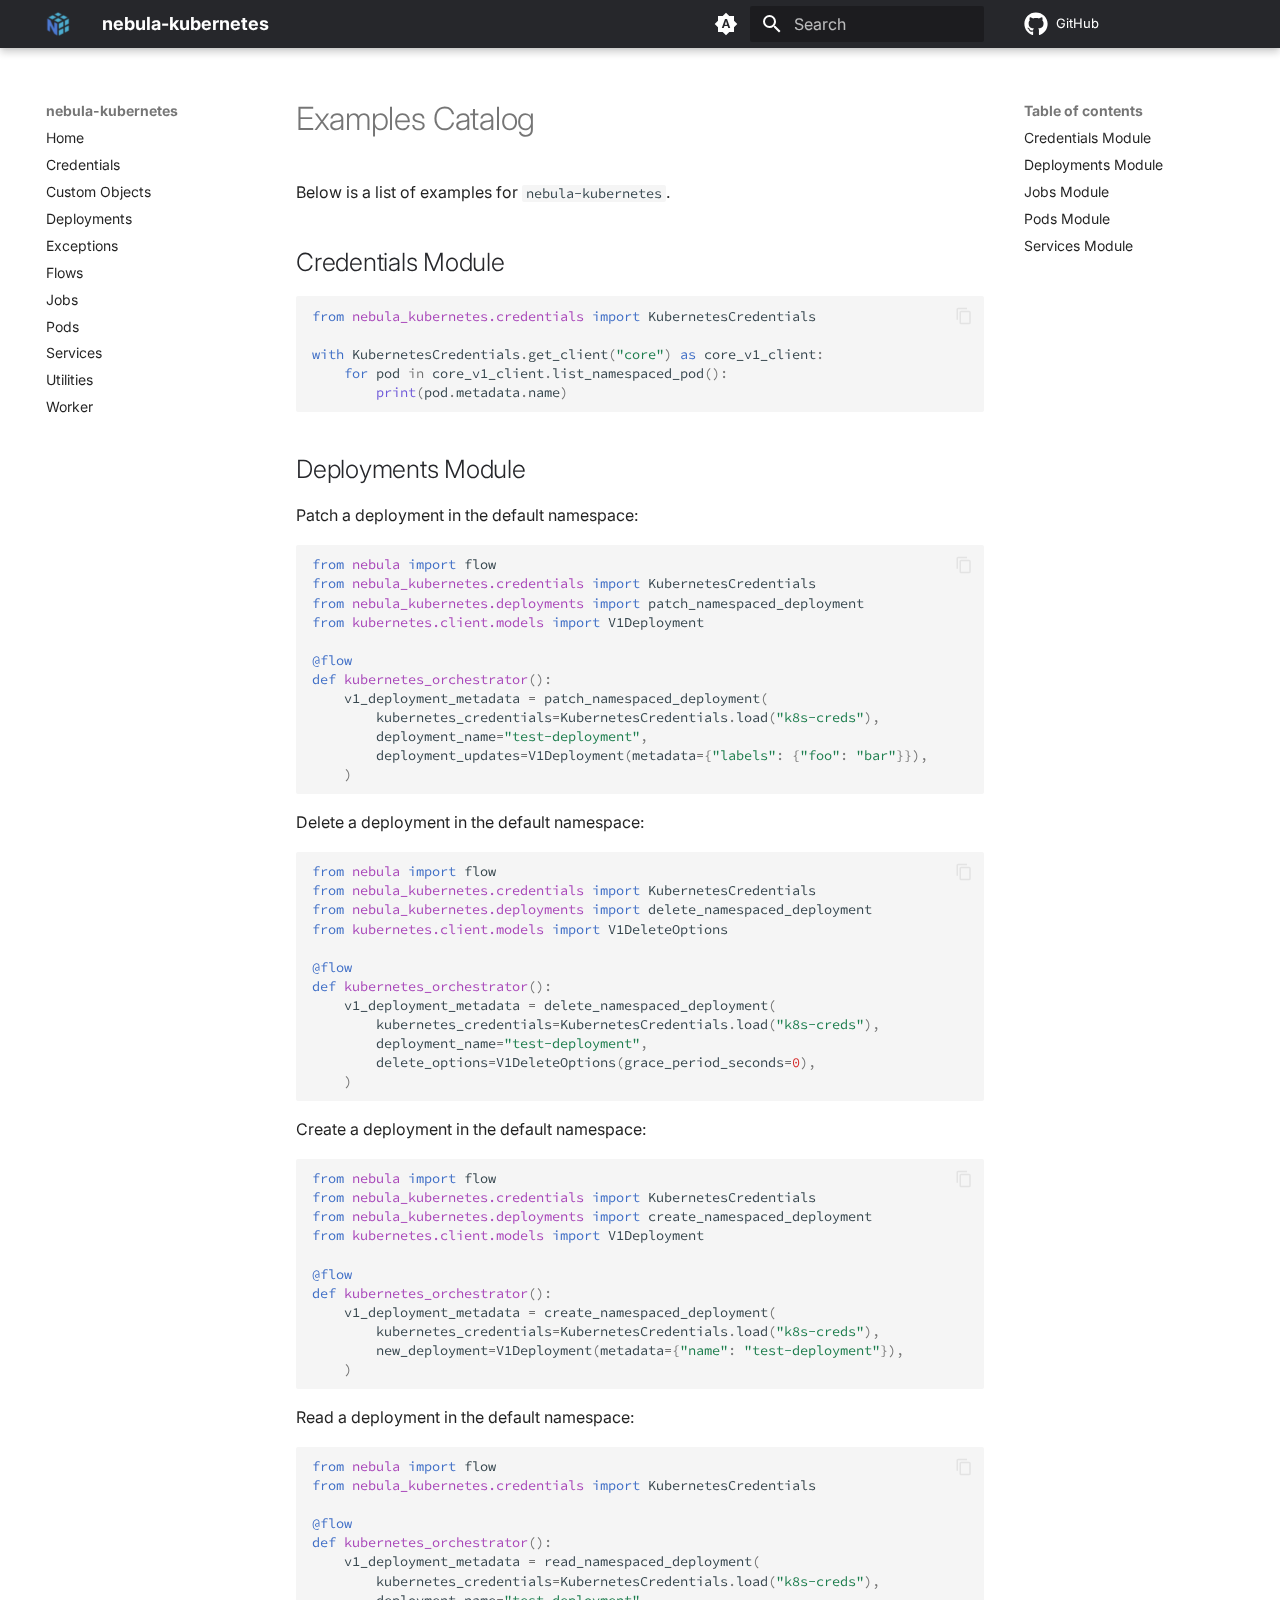
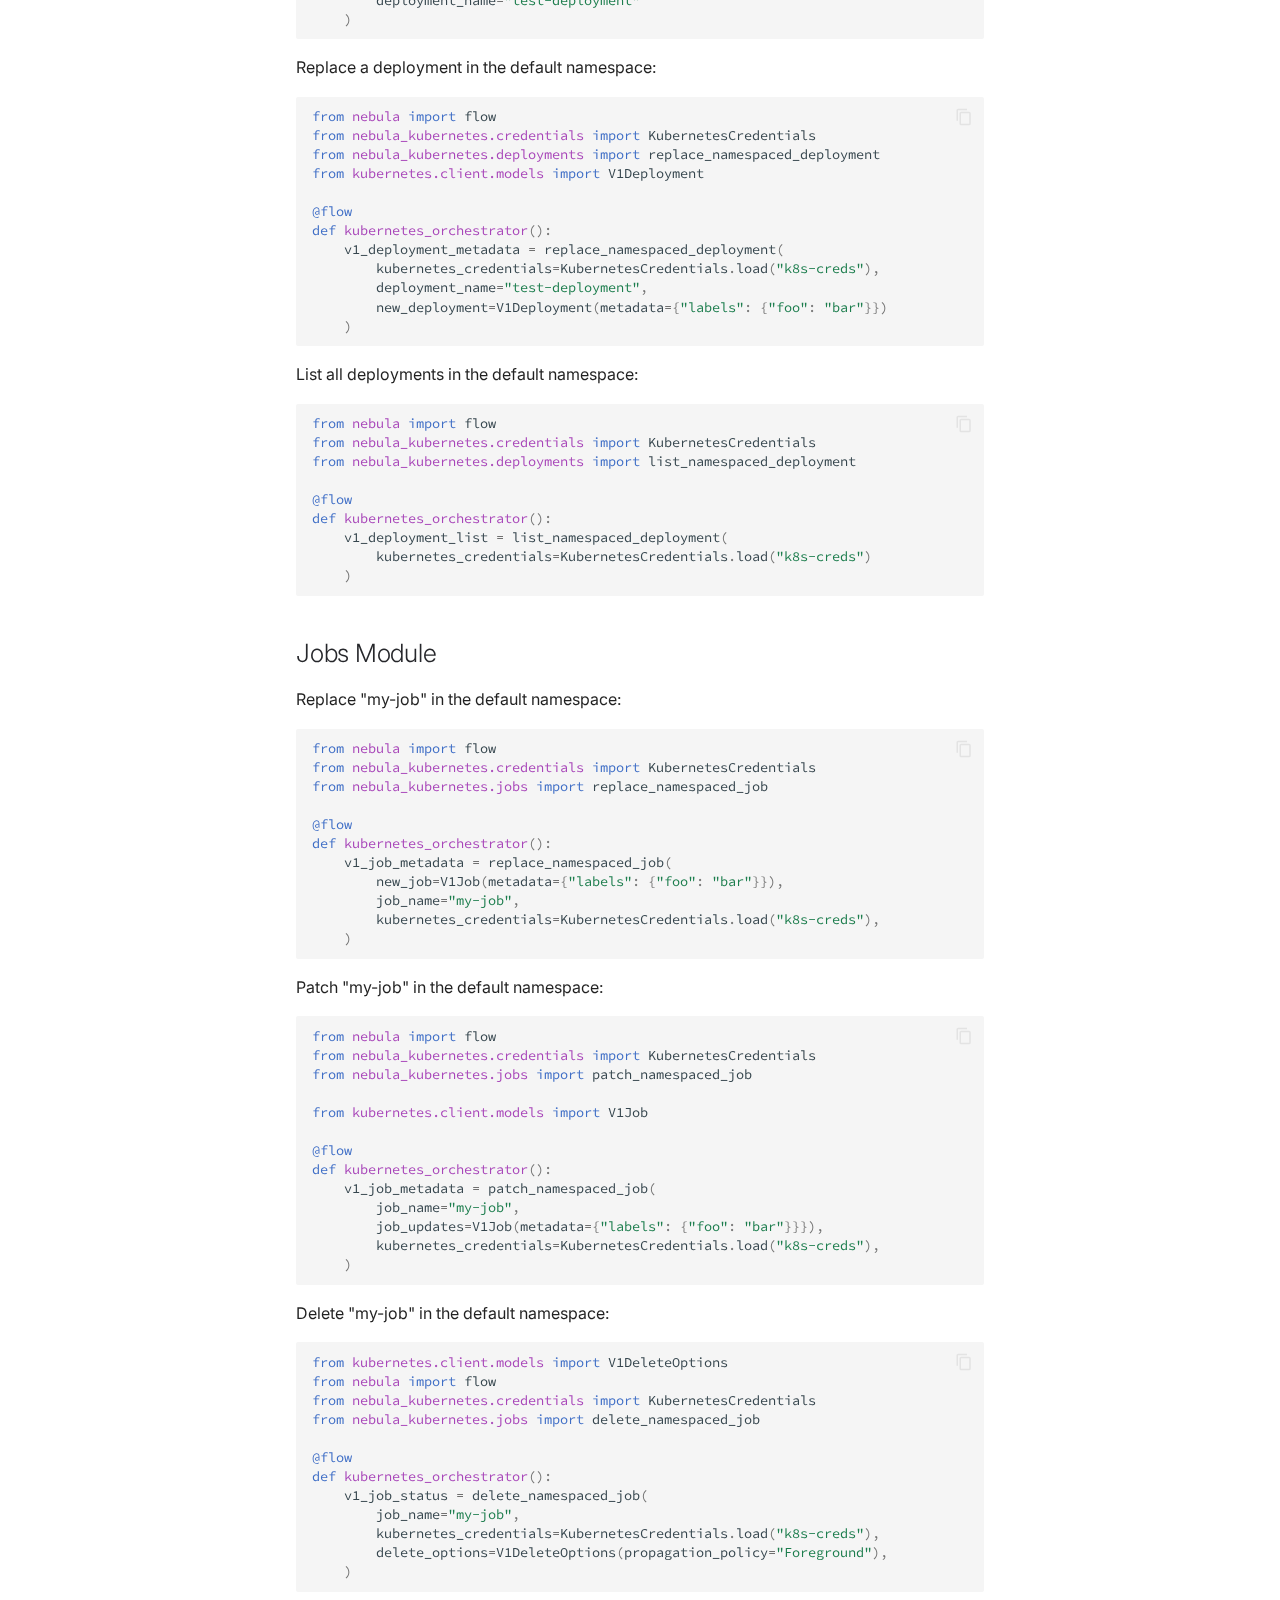
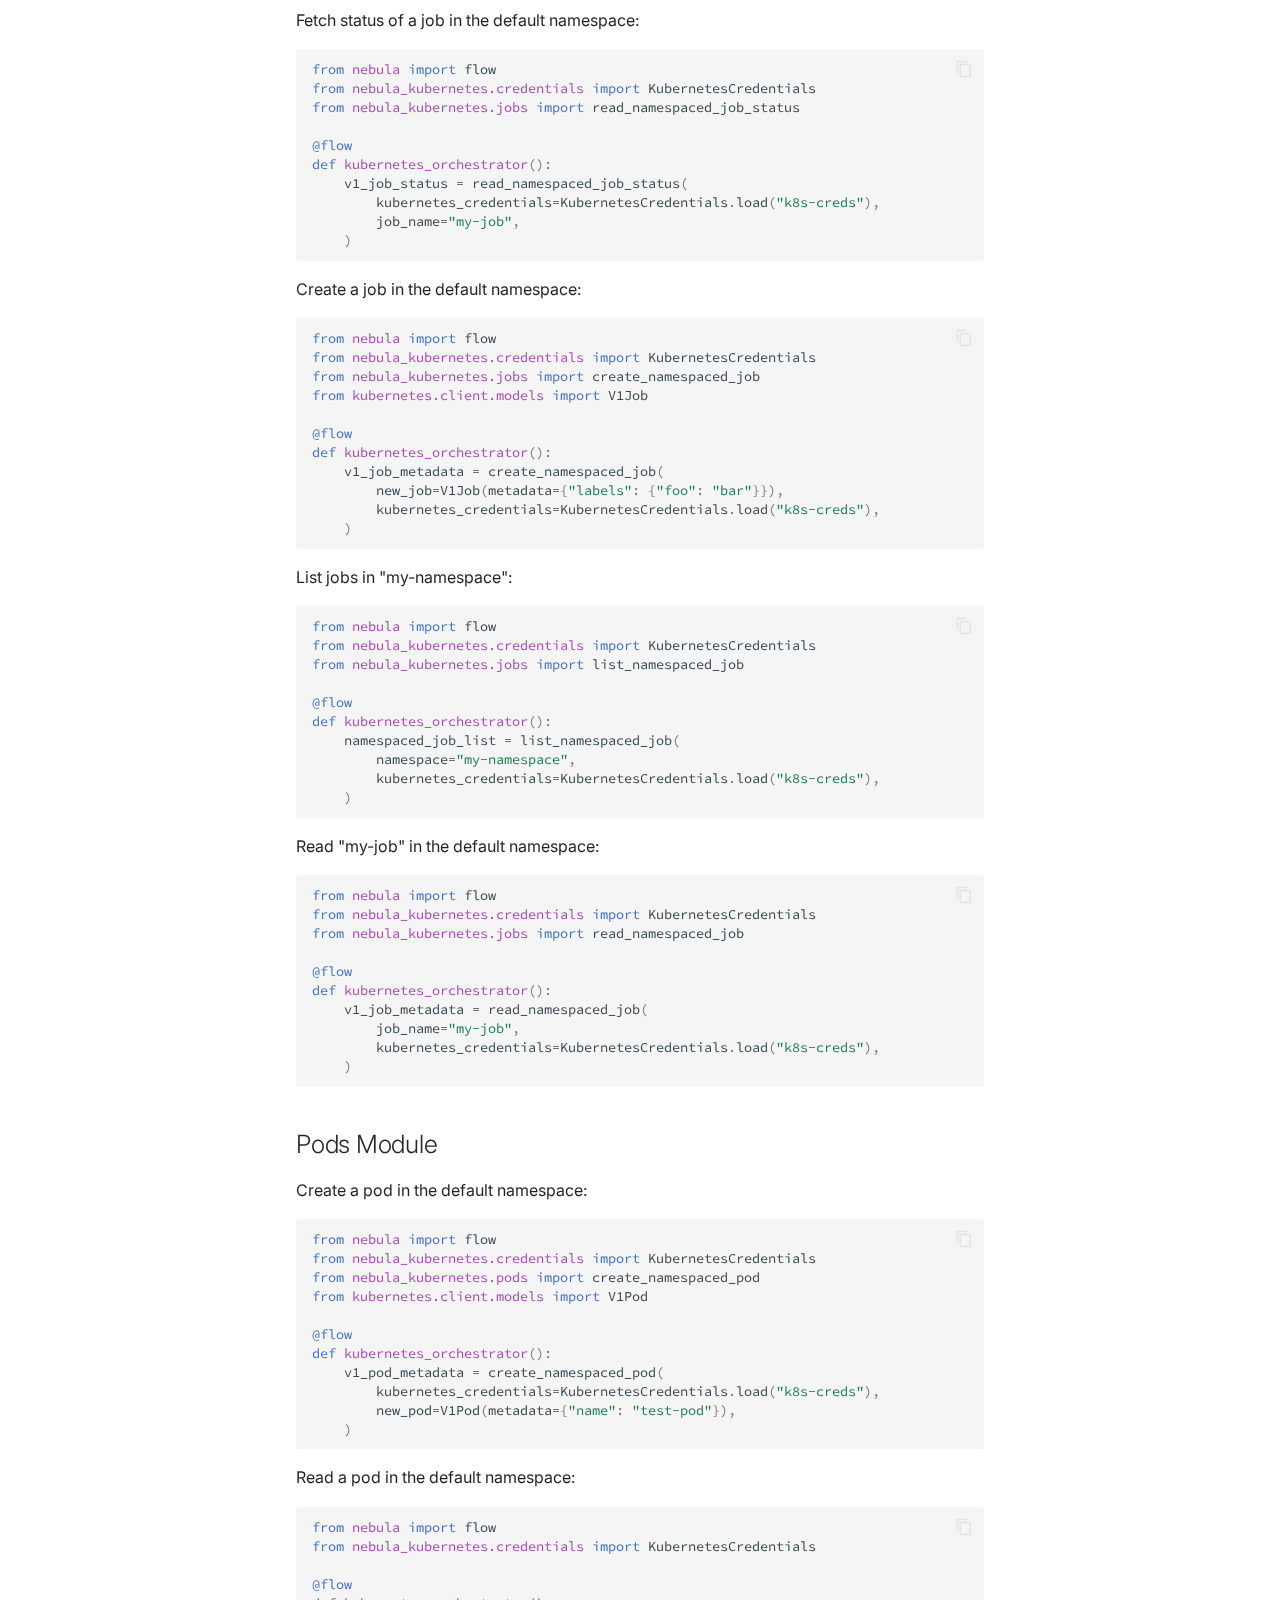
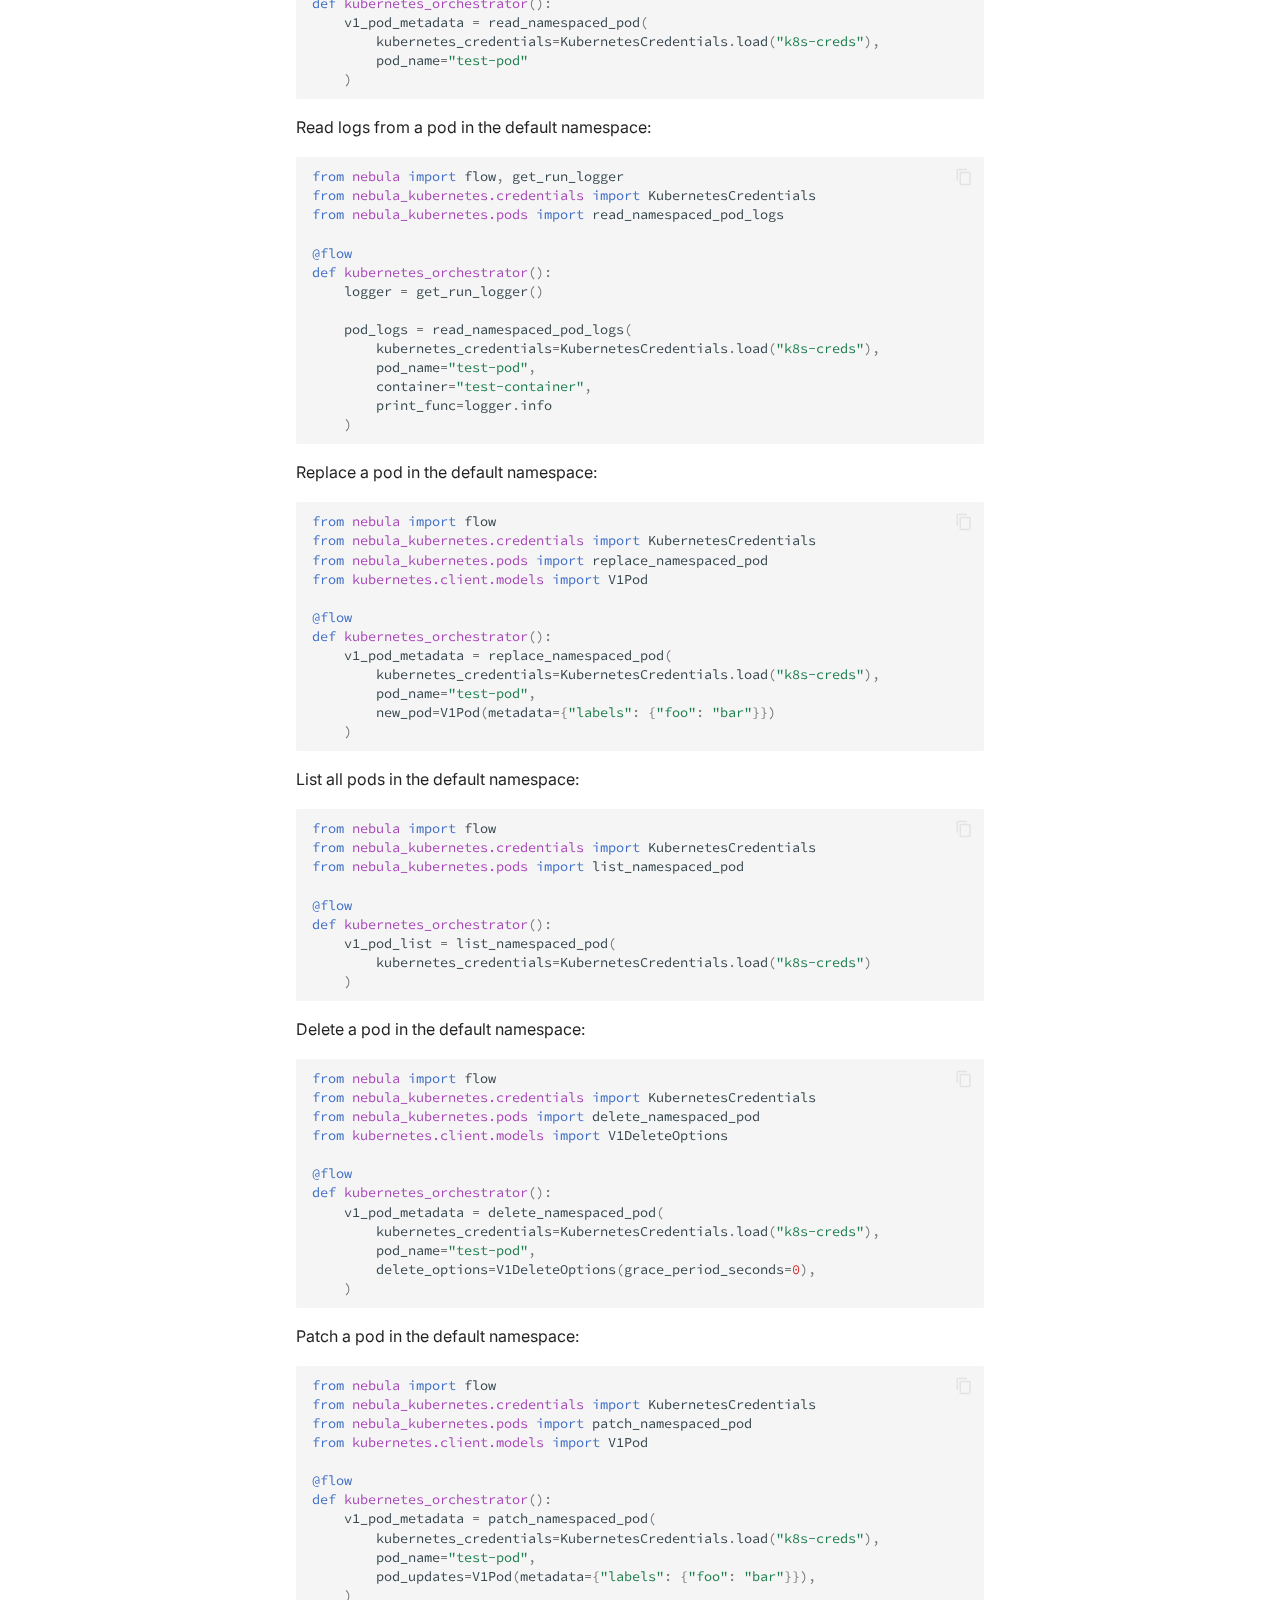
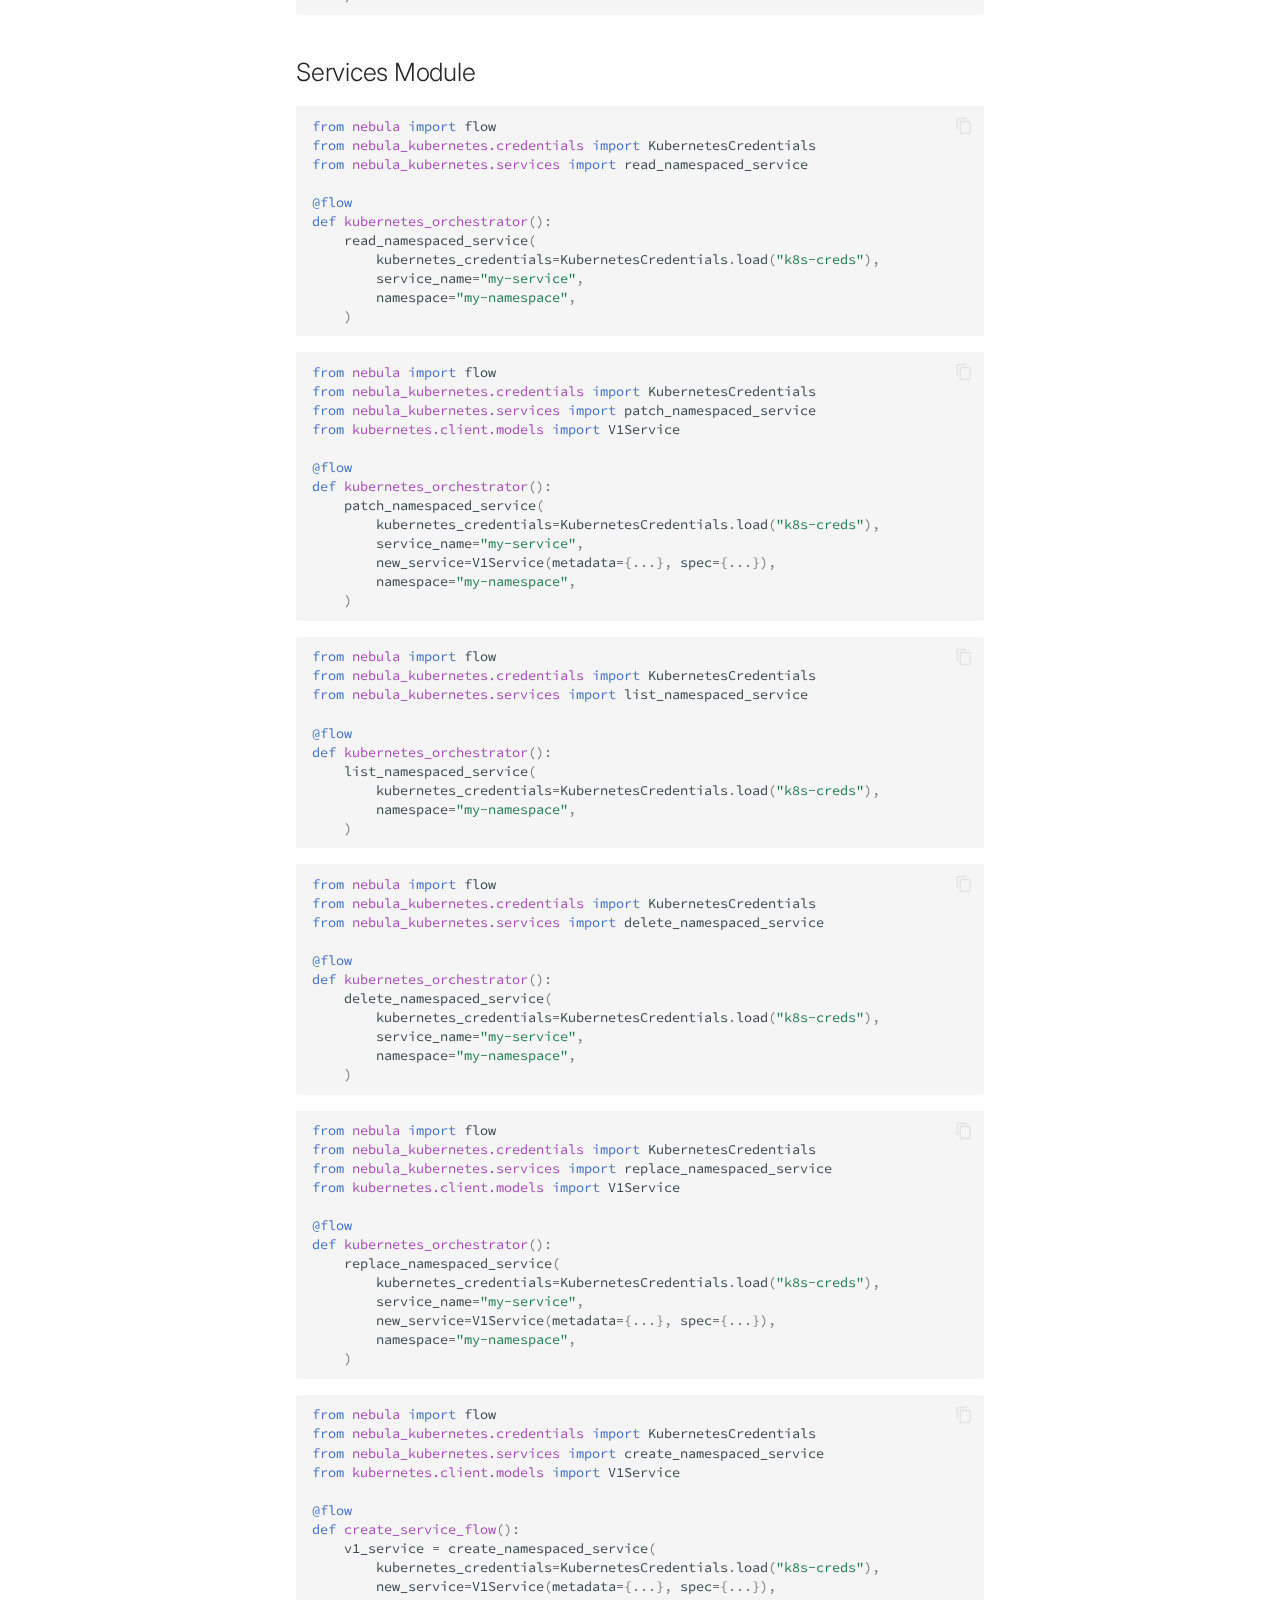
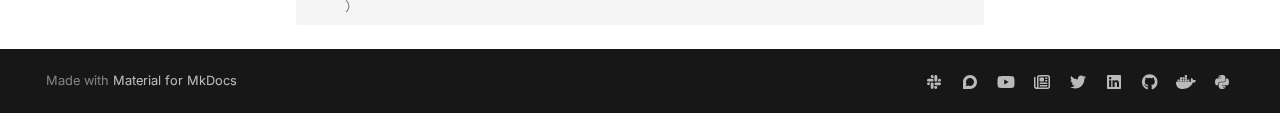
<file: examples_catalog/index.html>
<!doctype html>
<html lang="en" class="no-js">
  <head>
    
      <meta charset="utf-8">
      <meta name="viewport" content="width=device-width,initial-scale=1">
      
      
      
      
      
      
      <link rel="icon" href="../img/favicon.ico">
      <meta name="generator" content="mkdocs-1.5.3, mkdocs-material-9.5.15">
    
    
      
        <title>Examples Catalog - nebula-kubernetes</title>
      
    
    
      <link rel="stylesheet" href="../assets/stylesheets/main.7e359304.min.css">
      
        
        <link rel="stylesheet" href="../assets/stylesheets/palette.06af60db.min.css">
      
      


    
    
      
    
    
      
        
        
        <link rel="preconnect" href="https://fonts.gstatic.com" crossorigin>
        <link rel="stylesheet" href="https://fonts.googleapis.com/css?family=Inter:300,300i,400,400i,700,700i%7CSource+Code+Pro:400,400i,700,700i&display=fallback">
        <style>:root{--md-text-font:"Inter";--md-code-font:"Source Code Pro"}</style>
      
    
    
      <link rel="stylesheet" href="../assets/_mkdocstrings.css">
    
      <link rel="stylesheet" href="../stylesheets/extra.css">
    
    <script>__md_scope=new URL("..",location),__md_hash=e=>[...e].reduce((e,_)=>(e<<5)-e+_.charCodeAt(0),0),__md_get=(e,_=localStorage,t=__md_scope)=>JSON.parse(_.getItem(t.pathname+"."+e)),__md_set=(e,_,t=localStorage,a=__md_scope)=>{try{t.setItem(a.pathname+"."+e,JSON.stringify(_))}catch(e){}}</script>
    
      
  


  <!-- Google tag (gtag.js) -->
<script async src="https://www.googletagmanager.com/gtag/js?id=G-8CSMBCQDKN"></script>
<script>
    window.dataLayer = window.dataLayer || [];
    function gtag(){dataLayer.push(arguments);}
    gtag('js', new Date());

    gtag('config', 'G-8CSMBCQDKN');
</script>
<!-- Segment analytics -->
<script>
    !function(){var analytics=window.analytics=window.analytics||[];if(!analytics.initialize)if(analytics.invoked)window.console&&console.error&&console.error("Segment snippet included twice.");else{analytics.invoked=!0;analytics.methods=["trackSubmit","trackClick","trackLink","trackForm","pageview","identify","reset","group","track","ready","alias","debug","page","once","off","on","addSourceMiddleware","addIntegrationMiddleware","setAnonymousId","addDestinationMiddleware"];analytics.factory=function(e){return function(){var t=Array.prototype.slice.call(arguments);t.unshift(e);analytics.push(t);return analytics}};for(var e=0;e<analytics.methods.length;e++){var key=analytics.methods[e];analytics[key]=analytics.factory(key)}analytics.load=function(key,e){var t=document.createElement("script");t.type="text/javascript";t.async=!0;t.src="https://cdn.segment.com/analytics.js/v1/" + key + "/analytics.min.js";var n=document.getElementsByTagName("script")[0];n.parentNode.insertBefore(t,n);analytics._loadOptions=e};analytics._writeKey="xDLAoTXsNYpC4Y6JucKnJ8W1MYBuyAbD";;analytics.SNIPPET_VERSION="4.15.3";
    analytics.load("xDLAoTXsNYpC4Y6JucKnJ8W1MYBuyAbD");
    analytics.page();
    }}();
</script>
  
    <script>"undefined"!=typeof __md_analytics&&__md_analytics()</script>
  

    
    
    
  </head>
  
  
    
    
      
    
    
    
    
    <body dir="ltr" data-md-color-scheme="default" data-md-color-primary="indigo" data-md-color-accent="indigo">
  
    
    <input class="md-toggle" data-md-toggle="drawer" type="checkbox" id="__drawer" autocomplete="off">
    <input class="md-toggle" data-md-toggle="search" type="checkbox" id="__search" autocomplete="off">
    <label class="md-overlay" for="__drawer"></label>
    <div data-md-component="skip">
      
        
        <a href="#examples-catalog" class="md-skip">
          Skip to content
        </a>
      
    </div>
    <div data-md-component="announce">
      
    </div>
    
    
      

  

<header class="md-header md-header--shadow" data-md-component="header">
  <nav class="md-header__inner md-grid" aria-label="Header">
    <a href=".." title="nebula-kubernetes" class="md-header__button md-logo" aria-label="nebula-kubernetes" data-md-component="logo">
      
  <img src="../img/nebula-logo-mark.png" alt="logo">

    </a>
    <label class="md-header__button md-icon" for="__drawer">
      
      <svg xmlns="http://www.w3.org/2000/svg" viewBox="0 0 24 24"><path d="M3 6h18v2H3V6m0 5h18v2H3v-2m0 5h18v2H3v-2Z"/></svg>
    </label>
    <div class="md-header__title" data-md-component="header-title">
      <div class="md-header__ellipsis">
        <div class="md-header__topic">
          <span class="md-ellipsis">
            nebula-kubernetes
          </span>
        </div>
        <div class="md-header__topic" data-md-component="header-topic">
          <span class="md-ellipsis">
            
              Examples Catalog
            
          </span>
        </div>
      </div>
    </div>
    
      
        <form class="md-header__option" data-md-component="palette">
  
    
    
    
    <input class="md-option" data-md-color-media="(prefers-color-scheme)" data-md-color-scheme="default" data-md-color-primary="indigo" data-md-color-accent="indigo"  aria-label="Switch to light mode"  type="radio" name="__palette" id="__palette_0">
    
      <label class="md-header__button md-icon" title="Switch to light mode" for="__palette_1" hidden>
        <svg xmlns="http://www.w3.org/2000/svg" viewBox="0 0 24 24"><path d="m14.3 16-.7-2h-3.2l-.7 2H7.8L11 7h2l3.2 9h-1.9M20 8.69V4h-4.69L12 .69 8.69 4H4v4.69L.69 12 4 15.31V20h4.69L12 23.31 15.31 20H20v-4.69L23.31 12 20 8.69m-9.15 3.96h2.3L12 9l-1.15 3.65Z"/></svg>
      </label>
    
  
    
    
    
    <input class="md-option" data-md-color-media="(prefers-color-scheme: light)" data-md-color-scheme="default" data-md-color-primary="blue" data-md-color-accent="blue"  aria-label="Switch to dark mode"  type="radio" name="__palette" id="__palette_1">
    
      <label class="md-header__button md-icon" title="Switch to dark mode" for="__palette_2" hidden>
        <svg xmlns="http://www.w3.org/2000/svg" viewBox="0 0 24 24"><path d="M12 7a5 5 0 0 1 5 5 5 5 0 0 1-5 5 5 5 0 0 1-5-5 5 5 0 0 1 5-5m0 2a3 3 0 0 0-3 3 3 3 0 0 0 3 3 3 3 0 0 0 3-3 3 3 0 0 0-3-3m0-7 2.39 3.42C13.65 5.15 12.84 5 12 5c-.84 0-1.65.15-2.39.42L12 2M3.34 7l4.16-.35A7.2 7.2 0 0 0 5.94 8.5c-.44.74-.69 1.5-.83 2.29L3.34 7m.02 10 1.76-3.77a7.131 7.131 0 0 0 2.38 4.14L3.36 17M20.65 7l-1.77 3.79a7.023 7.023 0 0 0-2.38-4.15l4.15.36m-.01 10-4.14.36c.59-.51 1.12-1.14 1.54-1.86.42-.73.69-1.5.83-2.29L20.64 17M12 22l-2.41-3.44c.74.27 1.55.44 2.41.44.82 0 1.63-.17 2.37-.44L12 22Z"/></svg>
      </label>
    
  
    
    
    
    <input class="md-option" data-md-color-media="(prefers-color-scheme: dark)" data-md-color-scheme="slate" data-md-color-primary="blue" data-md-color-accent="blue"  aria-label="Switch to light mode"  type="radio" name="__palette" id="__palette_2">
    
      <label class="md-header__button md-icon" title="Switch to light mode" for="__palette_0" hidden>
        <svg xmlns="http://www.w3.org/2000/svg" viewBox="0 0 24 24"><path d="m17.75 4.09-2.53 1.94.91 3.06-2.63-1.81-2.63 1.81.91-3.06-2.53-1.94L12.44 4l1.06-3 1.06 3 3.19.09m3.5 6.91-1.64 1.25.59 1.98-1.7-1.17-1.7 1.17.59-1.98L15.75 11l2.06-.05L18.5 9l.69 1.95 2.06.05m-2.28 4.95c.83-.08 1.72 1.1 1.19 1.85-.32.45-.66.87-1.08 1.27C15.17 23 8.84 23 4.94 19.07c-3.91-3.9-3.91-10.24 0-14.14.4-.4.82-.76 1.27-1.08.75-.53 1.93.36 1.85 1.19-.27 2.86.69 5.83 2.89 8.02a9.96 9.96 0 0 0 8.02 2.89m-1.64 2.02a12.08 12.08 0 0 1-7.8-3.47c-2.17-2.19-3.33-5-3.49-7.82-2.81 3.14-2.7 7.96.31 10.98 3.02 3.01 7.84 3.12 10.98.31Z"/></svg>
      </label>
    
  
</form>
      
    
    
      <script>var media,input,key,value,palette=__md_get("__palette");if(palette&&palette.color){"(prefers-color-scheme)"===palette.color.media&&(media=matchMedia("(prefers-color-scheme: light)"),input=document.querySelector(media.matches?"[data-md-color-media='(prefers-color-scheme: light)']":"[data-md-color-media='(prefers-color-scheme: dark)']"),palette.color.media=input.getAttribute("data-md-color-media"),palette.color.scheme=input.getAttribute("data-md-color-scheme"),palette.color.primary=input.getAttribute("data-md-color-primary"),palette.color.accent=input.getAttribute("data-md-color-accent"));for([key,value]of Object.entries(palette.color))document.body.setAttribute("data-md-color-"+key,value)}</script>
    
    
    
      <label class="md-header__button md-icon" for="__search">
        
        <svg xmlns="http://www.w3.org/2000/svg" viewBox="0 0 24 24"><path d="M9.5 3A6.5 6.5 0 0 1 16 9.5c0 1.61-.59 3.09-1.56 4.23l.27.27h.79l5 5-1.5 1.5-5-5v-.79l-.27-.27A6.516 6.516 0 0 1 9.5 16 6.5 6.5 0 0 1 3 9.5 6.5 6.5 0 0 1 9.5 3m0 2C7 5 5 7 5 9.5S7 14 9.5 14 14 12 14 9.5 12 5 9.5 5Z"/></svg>
      </label>
      <div class="md-search" data-md-component="search" role="dialog">
  <label class="md-search__overlay" for="__search"></label>
  <div class="md-search__inner" role="search">
    <form class="md-search__form" name="search">
      <input type="text" class="md-search__input" name="query" aria-label="Search" placeholder="Search" autocapitalize="off" autocorrect="off" autocomplete="off" spellcheck="false" data-md-component="search-query" required>
      <label class="md-search__icon md-icon" for="__search">
        
        <svg xmlns="http://www.w3.org/2000/svg" viewBox="0 0 24 24"><path d="M9.5 3A6.5 6.5 0 0 1 16 9.5c0 1.61-.59 3.09-1.56 4.23l.27.27h.79l5 5-1.5 1.5-5-5v-.79l-.27-.27A6.516 6.516 0 0 1 9.5 16 6.5 6.5 0 0 1 3 9.5 6.5 6.5 0 0 1 9.5 3m0 2C7 5 5 7 5 9.5S7 14 9.5 14 14 12 14 9.5 12 5 9.5 5Z"/></svg>
        
        <svg xmlns="http://www.w3.org/2000/svg" viewBox="0 0 24 24"><path d="M20 11v2H8l5.5 5.5-1.42 1.42L4.16 12l7.92-7.92L13.5 5.5 8 11h12Z"/></svg>
      </label>
      <nav class="md-search__options" aria-label="Search">
        
        <button type="reset" class="md-search__icon md-icon" title="Clear" aria-label="Clear" tabindex="-1">
          
          <svg xmlns="http://www.w3.org/2000/svg" viewBox="0 0 24 24"><path d="M19 6.41 17.59 5 12 10.59 6.41 5 5 6.41 10.59 12 5 17.59 6.41 19 12 13.41 17.59 19 19 17.59 13.41 12 19 6.41Z"/></svg>
        </button>
      </nav>
      
    </form>
    <div class="md-search__output">
      <div class="md-search__scrollwrap" data-md-scrollfix>
        <div class="md-search-result" data-md-component="search-result">
          <div class="md-search-result__meta">
            Initializing search
          </div>
          <ol class="md-search-result__list" role="presentation"></ol>
        </div>
      </div>
    </div>
  </div>
</div>
    
    
      <div class="md-header__source">
        <a href="https://github.com/kozmoai/nebula-kubernetes" title="Go to repository" class="md-source" data-md-component="source">
  <div class="md-source__icon md-icon">
    
    <svg xmlns="http://www.w3.org/2000/svg" viewBox="0 0 496 512"><!--! Font Awesome Free 6.5.1 by @fontawesome - https://fontawesome.com License - https://fontawesome.com/license/free (Icons: CC BY 4.0, Fonts: SIL OFL 1.1, Code: MIT License) Copyright 2023 Fonticons, Inc.--><path d="M165.9 397.4c0 2-2.3 3.6-5.2 3.6-3.3.3-5.6-1.3-5.6-3.6 0-2 2.3-3.6 5.2-3.6 3-.3 5.6 1.3 5.6 3.6zm-31.1-4.5c-.7 2 1.3 4.3 4.3 4.9 2.6 1 5.6 0 6.2-2s-1.3-4.3-4.3-5.2c-2.6-.7-5.5.3-6.2 2.3zm44.2-1.7c-2.9.7-4.9 2.6-4.6 4.9.3 2 2.9 3.3 5.9 2.6 2.9-.7 4.9-2.6 4.6-4.6-.3-1.9-3-3.2-5.9-2.9zM244.8 8C106.1 8 0 113.3 0 252c0 110.9 69.8 205.8 169.5 239.2 12.8 2.3 17.3-5.6 17.3-12.1 0-6.2-.3-40.4-.3-61.4 0 0-70 15-84.7-29.8 0 0-11.4-29.1-27.8-36.6 0 0-22.9-15.7 1.6-15.4 0 0 24.9 2 38.6 25.8 21.9 38.6 58.6 27.5 72.9 20.9 2.3-16 8.8-27.1 16-33.7-55.9-6.2-112.3-14.3-112.3-110.5 0-27.5 7.6-41.3 23.6-58.9-2.6-6.5-11.1-33.3 2.6-67.9 20.9-6.5 69 27 69 27 20-5.6 41.5-8.5 62.8-8.5s42.8 2.9 62.8 8.5c0 0 48.1-33.6 69-27 13.7 34.7 5.2 61.4 2.6 67.9 16 17.7 25.8 31.5 25.8 58.9 0 96.5-58.9 104.2-114.8 110.5 9.2 7.9 17 22.9 17 46.4 0 33.7-.3 75.4-.3 83.6 0 6.5 4.6 14.4 17.3 12.1C428.2 457.8 496 362.9 496 252 496 113.3 383.5 8 244.8 8zM97.2 352.9c-1.3 1-1 3.3.7 5.2 1.6 1.6 3.9 2.3 5.2 1 1.3-1 1-3.3-.7-5.2-1.6-1.6-3.9-2.3-5.2-1zm-10.8-8.1c-.7 1.3.3 2.9 2.3 3.9 1.6 1 3.6.7 4.3-.7.7-1.3-.3-2.9-2.3-3.9-2-.6-3.6-.3-4.3.7zm32.4 35.6c-1.6 1.3-1 4.3 1.3 6.2 2.3 2.3 5.2 2.6 6.5 1 1.3-1.3.7-4.3-1.3-6.2-2.2-2.3-5.2-2.6-6.5-1zm-11.4-14.7c-1.6 1-1.6 3.6 0 5.9 1.6 2.3 4.3 3.3 5.6 2.3 1.6-1.3 1.6-3.9 0-6.2-1.4-2.3-4-3.3-5.6-2z"/></svg>
  </div>
  <div class="md-source__repository">
    GitHub
  </div>
</a>
      </div>
    
  </nav>
  
</header>
    
    <div class="md-container" data-md-component="container">
      
      
        
          
        
      
      <main class="md-main" data-md-component="main">
        <div class="md-main__inner md-grid">
          
            
              
              <div class="md-sidebar md-sidebar--primary" data-md-component="sidebar" data-md-type="navigation" >
                <div class="md-sidebar__scrollwrap">
                  <div class="md-sidebar__inner">
                    



<nav class="md-nav md-nav--primary" aria-label="Navigation" data-md-level="0">
  <label class="md-nav__title" for="__drawer">
    <a href=".." title="nebula-kubernetes" class="md-nav__button md-logo" aria-label="nebula-kubernetes" data-md-component="logo">
      
  <img src="../img/nebula-logo-mark.png" alt="logo">

    </a>
    nebula-kubernetes
  </label>
  
    <div class="md-nav__source">
      <a href="https://github.com/kozmoai/nebula-kubernetes" title="Go to repository" class="md-source" data-md-component="source">
  <div class="md-source__icon md-icon">
    
    <svg xmlns="http://www.w3.org/2000/svg" viewBox="0 0 496 512"><!--! Font Awesome Free 6.5.1 by @fontawesome - https://fontawesome.com License - https://fontawesome.com/license/free (Icons: CC BY 4.0, Fonts: SIL OFL 1.1, Code: MIT License) Copyright 2023 Fonticons, Inc.--><path d="M165.9 397.4c0 2-2.3 3.6-5.2 3.6-3.3.3-5.6-1.3-5.6-3.6 0-2 2.3-3.6 5.2-3.6 3-.3 5.6 1.3 5.6 3.6zm-31.1-4.5c-.7 2 1.3 4.3 4.3 4.9 2.6 1 5.6 0 6.2-2s-1.3-4.3-4.3-5.2c-2.6-.7-5.5.3-6.2 2.3zm44.2-1.7c-2.9.7-4.9 2.6-4.6 4.9.3 2 2.9 3.3 5.9 2.6 2.9-.7 4.9-2.6 4.6-4.6-.3-1.9-3-3.2-5.9-2.9zM244.8 8C106.1 8 0 113.3 0 252c0 110.9 69.8 205.8 169.5 239.2 12.8 2.3 17.3-5.6 17.3-12.1 0-6.2-.3-40.4-.3-61.4 0 0-70 15-84.7-29.8 0 0-11.4-29.1-27.8-36.6 0 0-22.9-15.7 1.6-15.4 0 0 24.9 2 38.6 25.8 21.9 38.6 58.6 27.5 72.9 20.9 2.3-16 8.8-27.1 16-33.7-55.9-6.2-112.3-14.3-112.3-110.5 0-27.5 7.6-41.3 23.6-58.9-2.6-6.5-11.1-33.3 2.6-67.9 20.9-6.5 69 27 69 27 20-5.6 41.5-8.5 62.8-8.5s42.8 2.9 62.8 8.5c0 0 48.1-33.6 69-27 13.7 34.7 5.2 61.4 2.6 67.9 16 17.7 25.8 31.5 25.8 58.9 0 96.5-58.9 104.2-114.8 110.5 9.2 7.9 17 22.9 17 46.4 0 33.7-.3 75.4-.3 83.6 0 6.5 4.6 14.4 17.3 12.1C428.2 457.8 496 362.9 496 252 496 113.3 383.5 8 244.8 8zM97.2 352.9c-1.3 1-1 3.3.7 5.2 1.6 1.6 3.9 2.3 5.2 1 1.3-1 1-3.3-.7-5.2-1.6-1.6-3.9-2.3-5.2-1zm-10.8-8.1c-.7 1.3.3 2.9 2.3 3.9 1.6 1 3.6.7 4.3-.7.7-1.3-.3-2.9-2.3-3.9-2-.6-3.6-.3-4.3.7zm32.4 35.6c-1.6 1.3-1 4.3 1.3 6.2 2.3 2.3 5.2 2.6 6.5 1 1.3-1.3.7-4.3-1.3-6.2-2.2-2.3-5.2-2.6-6.5-1zm-11.4-14.7c-1.6 1-1.6 3.6 0 5.9 1.6 2.3 4.3 3.3 5.6 2.3 1.6-1.3 1.6-3.9 0-6.2-1.4-2.3-4-3.3-5.6-2z"/></svg>
  </div>
  <div class="md-source__repository">
    GitHub
  </div>
</a>
    </div>
  
  <ul class="md-nav__list" data-md-scrollfix>
    
      
      
  
  
  
  
    <li class="md-nav__item">
      <a href=".." class="md-nav__link">
        
  
  <span class="md-ellipsis">
    Home
  </span>
  

      </a>
    </li>
  

    
      
      
  
  
  
  
    <li class="md-nav__item">
      <a href="../credentials/" class="md-nav__link">
        
  
  <span class="md-ellipsis">
    Credentials
  </span>
  

      </a>
    </li>
  

    
      
      
  
  
  
  
    <li class="md-nav__item">
      <a href="../custom_objects/" class="md-nav__link">
        
  
  <span class="md-ellipsis">
    Custom Objects
  </span>
  

      </a>
    </li>
  

    
      
      
  
  
  
  
    <li class="md-nav__item">
      <a href="../deployments/" class="md-nav__link">
        
  
  <span class="md-ellipsis">
    Deployments
  </span>
  

      </a>
    </li>
  

    
      
      
  
  
  
  
    <li class="md-nav__item">
      <a href="../exceptions/" class="md-nav__link">
        
  
  <span class="md-ellipsis">
    Exceptions
  </span>
  

      </a>
    </li>
  

    
      
      
  
  
  
  
    <li class="md-nav__item">
      <a href="../flows/" class="md-nav__link">
        
  
  <span class="md-ellipsis">
    Flows
  </span>
  

      </a>
    </li>
  

    
      
      
  
  
  
  
    <li class="md-nav__item">
      <a href="../jobs/" class="md-nav__link">
        
  
  <span class="md-ellipsis">
    Jobs
  </span>
  

      </a>
    </li>
  

    
      
      
  
  
  
  
    <li class="md-nav__item">
      <a href="../pods/" class="md-nav__link">
        
  
  <span class="md-ellipsis">
    Pods
  </span>
  

      </a>
    </li>
  

    
      
      
  
  
  
  
    <li class="md-nav__item">
      <a href="../services/" class="md-nav__link">
        
  
  <span class="md-ellipsis">
    Services
  </span>
  

      </a>
    </li>
  

    
      
      
  
  
  
  
    <li class="md-nav__item">
      <a href="../utilities/" class="md-nav__link">
        
  
  <span class="md-ellipsis">
    Utilities
  </span>
  

      </a>
    </li>
  

    
      
      
  
  
  
  
    <li class="md-nav__item">
      <a href="../worker/" class="md-nav__link">
        
  
  <span class="md-ellipsis">
    Worker
  </span>
  

      </a>
    </li>
  

    
  </ul>
</nav>
                  </div>
                </div>
              </div>
            
            
              
              <div class="md-sidebar md-sidebar--secondary" data-md-component="sidebar" data-md-type="toc" >
                <div class="md-sidebar__scrollwrap">
                  <div class="md-sidebar__inner">
                    

<nav class="md-nav md-nav--secondary" aria-label="Table of contents">
  
  
  
    
  
  
    <label class="md-nav__title" for="__toc">
      <span class="md-nav__icon md-icon"></span>
      Table of contents
    </label>
    <ul class="md-nav__list" data-md-component="toc" data-md-scrollfix>
      
        <li class="md-nav__item">
  <a href="#credentials-module" class="md-nav__link">
    <span class="md-ellipsis">
      Credentials Module
    </span>
  </a>
  
</li>
      
        <li class="md-nav__item">
  <a href="#deployments-module" class="md-nav__link">
    <span class="md-ellipsis">
      Deployments Module
    </span>
  </a>
  
</li>
      
        <li class="md-nav__item">
  <a href="#jobs-module" class="md-nav__link">
    <span class="md-ellipsis">
      Jobs Module
    </span>
  </a>
  
</li>
      
        <li class="md-nav__item">
  <a href="#pods-module" class="md-nav__link">
    <span class="md-ellipsis">
      Pods Module
    </span>
  </a>
  
</li>
      
        <li class="md-nav__item">
  <a href="#services-module" class="md-nav__link">
    <span class="md-ellipsis">
      Services Module
    </span>
  </a>
  
</li>
      
    </ul>
  
</nav>
                  </div>
                </div>
              </div>
            
          
          
            <div class="md-content" data-md-component="content">
              <article class="md-content__inner md-typeset">
                
                  


<h1 id="examples-catalog">Examples Catalog</h1>
<p>Below is a list of examples for <code>nebula-kubernetes</code>.</p>
<h2 id="credentials-module"><a class="autorefs autorefs-internal" href="../credentials/#nebula_kubernetes.credentials">Credentials Module</a></h2>
<div class="highlight"><pre><span></span><code><span class="kn">from</span> <span class="nn">nebula_kubernetes.credentials</span> <span class="kn">import</span> <span class="n">KubernetesCredentials</span>

<span class="k">with</span> <span class="n">KubernetesCredentials</span><span class="o">.</span><span class="n">get_client</span><span class="p">(</span><span class="s2">&quot;core&quot;</span><span class="p">)</span> <span class="k">as</span> <span class="n">core_v1_client</span><span class="p">:</span>
    <span class="k">for</span> <span class="n">pod</span> <span class="ow">in</span> <span class="n">core_v1_client</span><span class="o">.</span><span class="n">list_namespaced_pod</span><span class="p">():</span>
        <span class="nb">print</span><span class="p">(</span><span class="n">pod</span><span class="o">.</span><span class="n">metadata</span><span class="o">.</span><span class="n">name</span><span class="p">)</span>
</code></pre></div>
<h2 id="deployments-module"><a class="autorefs autorefs-internal" href="../deployments/#nebula_kubernetes.deployments">Deployments Module</a></h2>
<p>Patch a deployment in the default namespace:
<div class="highlight"><pre><span></span><code><span class="kn">from</span> <span class="nn">nebula</span> <span class="kn">import</span> <span class="n">flow</span>
<span class="kn">from</span> <span class="nn">nebula_kubernetes.credentials</span> <span class="kn">import</span> <span class="n">KubernetesCredentials</span>
<span class="kn">from</span> <span class="nn">nebula_kubernetes.deployments</span> <span class="kn">import</span> <span class="n">patch_namespaced_deployment</span>
<span class="kn">from</span> <span class="nn">kubernetes.client.models</span> <span class="kn">import</span> <span class="n">V1Deployment</span>

<span class="nd">@flow</span>
<span class="k">def</span> <span class="nf">kubernetes_orchestrator</span><span class="p">():</span>
    <span class="n">v1_deployment_metadata</span> <span class="o">=</span> <span class="n">patch_namespaced_deployment</span><span class="p">(</span>
        <span class="n">kubernetes_credentials</span><span class="o">=</span><span class="n">KubernetesCredentials</span><span class="o">.</span><span class="n">load</span><span class="p">(</span><span class="s2">&quot;k8s-creds&quot;</span><span class="p">),</span>
        <span class="n">deployment_name</span><span class="o">=</span><span class="s2">&quot;test-deployment&quot;</span><span class="p">,</span>
        <span class="n">deployment_updates</span><span class="o">=</span><span class="n">V1Deployment</span><span class="p">(</span><span class="n">metadata</span><span class="o">=</span><span class="p">{</span><span class="s2">&quot;labels&quot;</span><span class="p">:</span> <span class="p">{</span><span class="s2">&quot;foo&quot;</span><span class="p">:</span> <span class="s2">&quot;bar&quot;</span><span class="p">}}),</span>
    <span class="p">)</span>
</code></pre></div>
Delete a deployment in the default namespace:
<div class="highlight"><pre><span></span><code><span class="kn">from</span> <span class="nn">nebula</span> <span class="kn">import</span> <span class="n">flow</span>
<span class="kn">from</span> <span class="nn">nebula_kubernetes.credentials</span> <span class="kn">import</span> <span class="n">KubernetesCredentials</span>
<span class="kn">from</span> <span class="nn">nebula_kubernetes.deployments</span> <span class="kn">import</span> <span class="n">delete_namespaced_deployment</span>
<span class="kn">from</span> <span class="nn">kubernetes.client.models</span> <span class="kn">import</span> <span class="n">V1DeleteOptions</span>

<span class="nd">@flow</span>
<span class="k">def</span> <span class="nf">kubernetes_orchestrator</span><span class="p">():</span>
    <span class="n">v1_deployment_metadata</span> <span class="o">=</span> <span class="n">delete_namespaced_deployment</span><span class="p">(</span>
        <span class="n">kubernetes_credentials</span><span class="o">=</span><span class="n">KubernetesCredentials</span><span class="o">.</span><span class="n">load</span><span class="p">(</span><span class="s2">&quot;k8s-creds&quot;</span><span class="p">),</span>
        <span class="n">deployment_name</span><span class="o">=</span><span class="s2">&quot;test-deployment&quot;</span><span class="p">,</span>
        <span class="n">delete_options</span><span class="o">=</span><span class="n">V1DeleteOptions</span><span class="p">(</span><span class="n">grace_period_seconds</span><span class="o">=</span><span class="mi">0</span><span class="p">),</span>
    <span class="p">)</span>
</code></pre></div>
Create a deployment in the default namespace:
<div class="highlight"><pre><span></span><code><span class="kn">from</span> <span class="nn">nebula</span> <span class="kn">import</span> <span class="n">flow</span>
<span class="kn">from</span> <span class="nn">nebula_kubernetes.credentials</span> <span class="kn">import</span> <span class="n">KubernetesCredentials</span>
<span class="kn">from</span> <span class="nn">nebula_kubernetes.deployments</span> <span class="kn">import</span> <span class="n">create_namespaced_deployment</span>
<span class="kn">from</span> <span class="nn">kubernetes.client.models</span> <span class="kn">import</span> <span class="n">V1Deployment</span>

<span class="nd">@flow</span>
<span class="k">def</span> <span class="nf">kubernetes_orchestrator</span><span class="p">():</span>
    <span class="n">v1_deployment_metadata</span> <span class="o">=</span> <span class="n">create_namespaced_deployment</span><span class="p">(</span>
        <span class="n">kubernetes_credentials</span><span class="o">=</span><span class="n">KubernetesCredentials</span><span class="o">.</span><span class="n">load</span><span class="p">(</span><span class="s2">&quot;k8s-creds&quot;</span><span class="p">),</span>
        <span class="n">new_deployment</span><span class="o">=</span><span class="n">V1Deployment</span><span class="p">(</span><span class="n">metadata</span><span class="o">=</span><span class="p">{</span><span class="s2">&quot;name&quot;</span><span class="p">:</span> <span class="s2">&quot;test-deployment&quot;</span><span class="p">}),</span>
    <span class="p">)</span>
</code></pre></div>
Read a deployment in the default namespace:
<div class="highlight"><pre><span></span><code><span class="kn">from</span> <span class="nn">nebula</span> <span class="kn">import</span> <span class="n">flow</span>
<span class="kn">from</span> <span class="nn">nebula_kubernetes.credentials</span> <span class="kn">import</span> <span class="n">KubernetesCredentials</span>

<span class="nd">@flow</span>
<span class="k">def</span> <span class="nf">kubernetes_orchestrator</span><span class="p">():</span>
    <span class="n">v1_deployment_metadata</span> <span class="o">=</span> <span class="n">read_namespaced_deployment</span><span class="p">(</span>
        <span class="n">kubernetes_credentials</span><span class="o">=</span><span class="n">KubernetesCredentials</span><span class="o">.</span><span class="n">load</span><span class="p">(</span><span class="s2">&quot;k8s-creds&quot;</span><span class="p">),</span>
        <span class="n">deployment_name</span><span class="o">=</span><span class="s2">&quot;test-deployment&quot;</span>
    <span class="p">)</span>
</code></pre></div>
Replace a deployment in the default namespace:
<div class="highlight"><pre><span></span><code><span class="kn">from</span> <span class="nn">nebula</span> <span class="kn">import</span> <span class="n">flow</span>
<span class="kn">from</span> <span class="nn">nebula_kubernetes.credentials</span> <span class="kn">import</span> <span class="n">KubernetesCredentials</span>
<span class="kn">from</span> <span class="nn">nebula_kubernetes.deployments</span> <span class="kn">import</span> <span class="n">replace_namespaced_deployment</span>
<span class="kn">from</span> <span class="nn">kubernetes.client.models</span> <span class="kn">import</span> <span class="n">V1Deployment</span>

<span class="nd">@flow</span>
<span class="k">def</span> <span class="nf">kubernetes_orchestrator</span><span class="p">():</span>
    <span class="n">v1_deployment_metadata</span> <span class="o">=</span> <span class="n">replace_namespaced_deployment</span><span class="p">(</span>
        <span class="n">kubernetes_credentials</span><span class="o">=</span><span class="n">KubernetesCredentials</span><span class="o">.</span><span class="n">load</span><span class="p">(</span><span class="s2">&quot;k8s-creds&quot;</span><span class="p">),</span>
        <span class="n">deployment_name</span><span class="o">=</span><span class="s2">&quot;test-deployment&quot;</span><span class="p">,</span>
        <span class="n">new_deployment</span><span class="o">=</span><span class="n">V1Deployment</span><span class="p">(</span><span class="n">metadata</span><span class="o">=</span><span class="p">{</span><span class="s2">&quot;labels&quot;</span><span class="p">:</span> <span class="p">{</span><span class="s2">&quot;foo&quot;</span><span class="p">:</span> <span class="s2">&quot;bar&quot;</span><span class="p">}})</span>
    <span class="p">)</span>
</code></pre></div>
List all deployments in the default namespace:
<div class="highlight"><pre><span></span><code><span class="kn">from</span> <span class="nn">nebula</span> <span class="kn">import</span> <span class="n">flow</span>
<span class="kn">from</span> <span class="nn">nebula_kubernetes.credentials</span> <span class="kn">import</span> <span class="n">KubernetesCredentials</span>
<span class="kn">from</span> <span class="nn">nebula_kubernetes.deployments</span> <span class="kn">import</span> <span class="n">list_namespaced_deployment</span>

<span class="nd">@flow</span>
<span class="k">def</span> <span class="nf">kubernetes_orchestrator</span><span class="p">():</span>
    <span class="n">v1_deployment_list</span> <span class="o">=</span> <span class="n">list_namespaced_deployment</span><span class="p">(</span>
        <span class="n">kubernetes_credentials</span><span class="o">=</span><span class="n">KubernetesCredentials</span><span class="o">.</span><span class="n">load</span><span class="p">(</span><span class="s2">&quot;k8s-creds&quot;</span><span class="p">)</span>
    <span class="p">)</span>
</code></pre></div></p>
<h2 id="jobs-module"><a class="autorefs autorefs-internal" href="../jobs/#nebula_kubernetes.jobs">Jobs Module</a></h2>
<p>Replace "my-job" in the default namespace:
<div class="highlight"><pre><span></span><code><span class="kn">from</span> <span class="nn">nebula</span> <span class="kn">import</span> <span class="n">flow</span>
<span class="kn">from</span> <span class="nn">nebula_kubernetes.credentials</span> <span class="kn">import</span> <span class="n">KubernetesCredentials</span>
<span class="kn">from</span> <span class="nn">nebula_kubernetes.jobs</span> <span class="kn">import</span> <span class="n">replace_namespaced_job</span>

<span class="nd">@flow</span>
<span class="k">def</span> <span class="nf">kubernetes_orchestrator</span><span class="p">():</span>
    <span class="n">v1_job_metadata</span> <span class="o">=</span> <span class="n">replace_namespaced_job</span><span class="p">(</span>
        <span class="n">new_job</span><span class="o">=</span><span class="n">V1Job</span><span class="p">(</span><span class="n">metadata</span><span class="o">=</span><span class="p">{</span><span class="s2">&quot;labels&quot;</span><span class="p">:</span> <span class="p">{</span><span class="s2">&quot;foo&quot;</span><span class="p">:</span> <span class="s2">&quot;bar&quot;</span><span class="p">}}),</span>
        <span class="n">job_name</span><span class="o">=</span><span class="s2">&quot;my-job&quot;</span><span class="p">,</span>
        <span class="n">kubernetes_credentials</span><span class="o">=</span><span class="n">KubernetesCredentials</span><span class="o">.</span><span class="n">load</span><span class="p">(</span><span class="s2">&quot;k8s-creds&quot;</span><span class="p">),</span>
    <span class="p">)</span>
</code></pre></div>
Patch "my-job" in the default namespace:
<div class="highlight"><pre><span></span><code><span class="kn">from</span> <span class="nn">nebula</span> <span class="kn">import</span> <span class="n">flow</span>
<span class="kn">from</span> <span class="nn">nebula_kubernetes.credentials</span> <span class="kn">import</span> <span class="n">KubernetesCredentials</span>
<span class="kn">from</span> <span class="nn">nebula_kubernetes.jobs</span> <span class="kn">import</span> <span class="n">patch_namespaced_job</span>

<span class="kn">from</span> <span class="nn">kubernetes.client.models</span> <span class="kn">import</span> <span class="n">V1Job</span>

<span class="nd">@flow</span>
<span class="k">def</span> <span class="nf">kubernetes_orchestrator</span><span class="p">():</span>
    <span class="n">v1_job_metadata</span> <span class="o">=</span> <span class="n">patch_namespaced_job</span><span class="p">(</span>
        <span class="n">job_name</span><span class="o">=</span><span class="s2">&quot;my-job&quot;</span><span class="p">,</span>
        <span class="n">job_updates</span><span class="o">=</span><span class="n">V1Job</span><span class="p">(</span><span class="n">metadata</span><span class="o">=</span><span class="p">{</span><span class="s2">&quot;labels&quot;</span><span class="p">:</span> <span class="p">{</span><span class="s2">&quot;foo&quot;</span><span class="p">:</span> <span class="s2">&quot;bar&quot;</span><span class="p">}}}),</span>
        <span class="n">kubernetes_credentials</span><span class="o">=</span><span class="n">KubernetesCredentials</span><span class="o">.</span><span class="n">load</span><span class="p">(</span><span class="s2">&quot;k8s-creds&quot;</span><span class="p">),</span>
    <span class="p">)</span>
</code></pre></div>
Delete "my-job" in the default namespace:
<div class="highlight"><pre><span></span><code><span class="kn">from</span> <span class="nn">kubernetes.client.models</span> <span class="kn">import</span> <span class="n">V1DeleteOptions</span>
<span class="kn">from</span> <span class="nn">nebula</span> <span class="kn">import</span> <span class="n">flow</span>
<span class="kn">from</span> <span class="nn">nebula_kubernetes.credentials</span> <span class="kn">import</span> <span class="n">KubernetesCredentials</span>
<span class="kn">from</span> <span class="nn">nebula_kubernetes.jobs</span> <span class="kn">import</span> <span class="n">delete_namespaced_job</span>

<span class="nd">@flow</span>
<span class="k">def</span> <span class="nf">kubernetes_orchestrator</span><span class="p">():</span>
    <span class="n">v1_job_status</span> <span class="o">=</span> <span class="n">delete_namespaced_job</span><span class="p">(</span>
        <span class="n">job_name</span><span class="o">=</span><span class="s2">&quot;my-job&quot;</span><span class="p">,</span>
        <span class="n">kubernetes_credentials</span><span class="o">=</span><span class="n">KubernetesCredentials</span><span class="o">.</span><span class="n">load</span><span class="p">(</span><span class="s2">&quot;k8s-creds&quot;</span><span class="p">),</span>
        <span class="n">delete_options</span><span class="o">=</span><span class="n">V1DeleteOptions</span><span class="p">(</span><span class="n">propagation_policy</span><span class="o">=</span><span class="s2">&quot;Foreground&quot;</span><span class="p">),</span>
    <span class="p">)</span>
</code></pre></div>
Fetch status of a job in the default namespace:
<div class="highlight"><pre><span></span><code><span class="kn">from</span> <span class="nn">nebula</span> <span class="kn">import</span> <span class="n">flow</span>
<span class="kn">from</span> <span class="nn">nebula_kubernetes.credentials</span> <span class="kn">import</span> <span class="n">KubernetesCredentials</span>
<span class="kn">from</span> <span class="nn">nebula_kubernetes.jobs</span> <span class="kn">import</span> <span class="n">read_namespaced_job_status</span>

<span class="nd">@flow</span>
<span class="k">def</span> <span class="nf">kubernetes_orchestrator</span><span class="p">():</span>
    <span class="n">v1_job_status</span> <span class="o">=</span> <span class="n">read_namespaced_job_status</span><span class="p">(</span>
        <span class="n">kubernetes_credentials</span><span class="o">=</span><span class="n">KubernetesCredentials</span><span class="o">.</span><span class="n">load</span><span class="p">(</span><span class="s2">&quot;k8s-creds&quot;</span><span class="p">),</span>
        <span class="n">job_name</span><span class="o">=</span><span class="s2">&quot;my-job&quot;</span><span class="p">,</span>
    <span class="p">)</span>
</code></pre></div>
Create a job in the default namespace:
<div class="highlight"><pre><span></span><code><span class="kn">from</span> <span class="nn">nebula</span> <span class="kn">import</span> <span class="n">flow</span>
<span class="kn">from</span> <span class="nn">nebula_kubernetes.credentials</span> <span class="kn">import</span> <span class="n">KubernetesCredentials</span>
<span class="kn">from</span> <span class="nn">nebula_kubernetes.jobs</span> <span class="kn">import</span> <span class="n">create_namespaced_job</span>
<span class="kn">from</span> <span class="nn">kubernetes.client.models</span> <span class="kn">import</span> <span class="n">V1Job</span>

<span class="nd">@flow</span>
<span class="k">def</span> <span class="nf">kubernetes_orchestrator</span><span class="p">():</span>
    <span class="n">v1_job_metadata</span> <span class="o">=</span> <span class="n">create_namespaced_job</span><span class="p">(</span>
        <span class="n">new_job</span><span class="o">=</span><span class="n">V1Job</span><span class="p">(</span><span class="n">metadata</span><span class="o">=</span><span class="p">{</span><span class="s2">&quot;labels&quot;</span><span class="p">:</span> <span class="p">{</span><span class="s2">&quot;foo&quot;</span><span class="p">:</span> <span class="s2">&quot;bar&quot;</span><span class="p">}}),</span>
        <span class="n">kubernetes_credentials</span><span class="o">=</span><span class="n">KubernetesCredentials</span><span class="o">.</span><span class="n">load</span><span class="p">(</span><span class="s2">&quot;k8s-creds&quot;</span><span class="p">),</span>
    <span class="p">)</span>
</code></pre></div>
List jobs in "my-namespace":
<div class="highlight"><pre><span></span><code><span class="kn">from</span> <span class="nn">nebula</span> <span class="kn">import</span> <span class="n">flow</span>
<span class="kn">from</span> <span class="nn">nebula_kubernetes.credentials</span> <span class="kn">import</span> <span class="n">KubernetesCredentials</span>
<span class="kn">from</span> <span class="nn">nebula_kubernetes.jobs</span> <span class="kn">import</span> <span class="n">list_namespaced_job</span>

<span class="nd">@flow</span>
<span class="k">def</span> <span class="nf">kubernetes_orchestrator</span><span class="p">():</span>
    <span class="n">namespaced_job_list</span> <span class="o">=</span> <span class="n">list_namespaced_job</span><span class="p">(</span>
        <span class="n">namespace</span><span class="o">=</span><span class="s2">&quot;my-namespace&quot;</span><span class="p">,</span>
        <span class="n">kubernetes_credentials</span><span class="o">=</span><span class="n">KubernetesCredentials</span><span class="o">.</span><span class="n">load</span><span class="p">(</span><span class="s2">&quot;k8s-creds&quot;</span><span class="p">),</span>
    <span class="p">)</span>
</code></pre></div>
Read "my-job" in the default namespace:
<div class="highlight"><pre><span></span><code><span class="kn">from</span> <span class="nn">nebula</span> <span class="kn">import</span> <span class="n">flow</span>
<span class="kn">from</span> <span class="nn">nebula_kubernetes.credentials</span> <span class="kn">import</span> <span class="n">KubernetesCredentials</span>
<span class="kn">from</span> <span class="nn">nebula_kubernetes.jobs</span> <span class="kn">import</span> <span class="n">read_namespaced_job</span>

<span class="nd">@flow</span>
<span class="k">def</span> <span class="nf">kubernetes_orchestrator</span><span class="p">():</span>
    <span class="n">v1_job_metadata</span> <span class="o">=</span> <span class="n">read_namespaced_job</span><span class="p">(</span>
        <span class="n">job_name</span><span class="o">=</span><span class="s2">&quot;my-job&quot;</span><span class="p">,</span>
        <span class="n">kubernetes_credentials</span><span class="o">=</span><span class="n">KubernetesCredentials</span><span class="o">.</span><span class="n">load</span><span class="p">(</span><span class="s2">&quot;k8s-creds&quot;</span><span class="p">),</span>
    <span class="p">)</span>
</code></pre></div></p>
<h2 id="pods-module"><a class="autorefs autorefs-internal" href="../pods/#nebula_kubernetes.pods">Pods Module</a></h2>
<p>Create a pod in the default namespace:
<div class="highlight"><pre><span></span><code><span class="kn">from</span> <span class="nn">nebula</span> <span class="kn">import</span> <span class="n">flow</span>
<span class="kn">from</span> <span class="nn">nebula_kubernetes.credentials</span> <span class="kn">import</span> <span class="n">KubernetesCredentials</span>
<span class="kn">from</span> <span class="nn">nebula_kubernetes.pods</span> <span class="kn">import</span> <span class="n">create_namespaced_pod</span>
<span class="kn">from</span> <span class="nn">kubernetes.client.models</span> <span class="kn">import</span> <span class="n">V1Pod</span>

<span class="nd">@flow</span>
<span class="k">def</span> <span class="nf">kubernetes_orchestrator</span><span class="p">():</span>
    <span class="n">v1_pod_metadata</span> <span class="o">=</span> <span class="n">create_namespaced_pod</span><span class="p">(</span>
        <span class="n">kubernetes_credentials</span><span class="o">=</span><span class="n">KubernetesCredentials</span><span class="o">.</span><span class="n">load</span><span class="p">(</span><span class="s2">&quot;k8s-creds&quot;</span><span class="p">),</span>
        <span class="n">new_pod</span><span class="o">=</span><span class="n">V1Pod</span><span class="p">(</span><span class="n">metadata</span><span class="o">=</span><span class="p">{</span><span class="s2">&quot;name&quot;</span><span class="p">:</span> <span class="s2">&quot;test-pod&quot;</span><span class="p">}),</span>
    <span class="p">)</span>
</code></pre></div>
Read a pod in the default namespace:
<div class="highlight"><pre><span></span><code><span class="kn">from</span> <span class="nn">nebula</span> <span class="kn">import</span> <span class="n">flow</span>
<span class="kn">from</span> <span class="nn">nebula_kubernetes.credentials</span> <span class="kn">import</span> <span class="n">KubernetesCredentials</span>

<span class="nd">@flow</span>
<span class="k">def</span> <span class="nf">kubernetes_orchestrator</span><span class="p">():</span>
    <span class="n">v1_pod_metadata</span> <span class="o">=</span> <span class="n">read_namespaced_pod</span><span class="p">(</span>
        <span class="n">kubernetes_credentials</span><span class="o">=</span><span class="n">KubernetesCredentials</span><span class="o">.</span><span class="n">load</span><span class="p">(</span><span class="s2">&quot;k8s-creds&quot;</span><span class="p">),</span>
        <span class="n">pod_name</span><span class="o">=</span><span class="s2">&quot;test-pod&quot;</span>
    <span class="p">)</span>
</code></pre></div>
Read logs from a pod in the default namespace:
<div class="highlight"><pre><span></span><code><span class="kn">from</span> <span class="nn">nebula</span> <span class="kn">import</span> <span class="n">flow</span><span class="p">,</span> <span class="n">get_run_logger</span>
<span class="kn">from</span> <span class="nn">nebula_kubernetes.credentials</span> <span class="kn">import</span> <span class="n">KubernetesCredentials</span>
<span class="kn">from</span> <span class="nn">nebula_kubernetes.pods</span> <span class="kn">import</span> <span class="n">read_namespaced_pod_logs</span>

<span class="nd">@flow</span>
<span class="k">def</span> <span class="nf">kubernetes_orchestrator</span><span class="p">():</span>
    <span class="n">logger</span> <span class="o">=</span> <span class="n">get_run_logger</span><span class="p">()</span>

    <span class="n">pod_logs</span> <span class="o">=</span> <span class="n">read_namespaced_pod_logs</span><span class="p">(</span>
        <span class="n">kubernetes_credentials</span><span class="o">=</span><span class="n">KubernetesCredentials</span><span class="o">.</span><span class="n">load</span><span class="p">(</span><span class="s2">&quot;k8s-creds&quot;</span><span class="p">),</span>
        <span class="n">pod_name</span><span class="o">=</span><span class="s2">&quot;test-pod&quot;</span><span class="p">,</span>
        <span class="n">container</span><span class="o">=</span><span class="s2">&quot;test-container&quot;</span><span class="p">,</span>
        <span class="n">print_func</span><span class="o">=</span><span class="n">logger</span><span class="o">.</span><span class="n">info</span>
    <span class="p">)</span>
</code></pre></div>
Replace a pod in the default namespace:
<div class="highlight"><pre><span></span><code><span class="kn">from</span> <span class="nn">nebula</span> <span class="kn">import</span> <span class="n">flow</span>
<span class="kn">from</span> <span class="nn">nebula_kubernetes.credentials</span> <span class="kn">import</span> <span class="n">KubernetesCredentials</span>
<span class="kn">from</span> <span class="nn">nebula_kubernetes.pods</span> <span class="kn">import</span> <span class="n">replace_namespaced_pod</span>
<span class="kn">from</span> <span class="nn">kubernetes.client.models</span> <span class="kn">import</span> <span class="n">V1Pod</span>

<span class="nd">@flow</span>
<span class="k">def</span> <span class="nf">kubernetes_orchestrator</span><span class="p">():</span>
    <span class="n">v1_pod_metadata</span> <span class="o">=</span> <span class="n">replace_namespaced_pod</span><span class="p">(</span>
        <span class="n">kubernetes_credentials</span><span class="o">=</span><span class="n">KubernetesCredentials</span><span class="o">.</span><span class="n">load</span><span class="p">(</span><span class="s2">&quot;k8s-creds&quot;</span><span class="p">),</span>
        <span class="n">pod_name</span><span class="o">=</span><span class="s2">&quot;test-pod&quot;</span><span class="p">,</span>
        <span class="n">new_pod</span><span class="o">=</span><span class="n">V1Pod</span><span class="p">(</span><span class="n">metadata</span><span class="o">=</span><span class="p">{</span><span class="s2">&quot;labels&quot;</span><span class="p">:</span> <span class="p">{</span><span class="s2">&quot;foo&quot;</span><span class="p">:</span> <span class="s2">&quot;bar&quot;</span><span class="p">}})</span>
    <span class="p">)</span>
</code></pre></div>
List all pods in the default namespace:
<div class="highlight"><pre><span></span><code><span class="kn">from</span> <span class="nn">nebula</span> <span class="kn">import</span> <span class="n">flow</span>
<span class="kn">from</span> <span class="nn">nebula_kubernetes.credentials</span> <span class="kn">import</span> <span class="n">KubernetesCredentials</span>
<span class="kn">from</span> <span class="nn">nebula_kubernetes.pods</span> <span class="kn">import</span> <span class="n">list_namespaced_pod</span>

<span class="nd">@flow</span>
<span class="k">def</span> <span class="nf">kubernetes_orchestrator</span><span class="p">():</span>
    <span class="n">v1_pod_list</span> <span class="o">=</span> <span class="n">list_namespaced_pod</span><span class="p">(</span>
        <span class="n">kubernetes_credentials</span><span class="o">=</span><span class="n">KubernetesCredentials</span><span class="o">.</span><span class="n">load</span><span class="p">(</span><span class="s2">&quot;k8s-creds&quot;</span><span class="p">)</span>
    <span class="p">)</span>
</code></pre></div>
Delete a pod in the default namespace:
<div class="highlight"><pre><span></span><code><span class="kn">from</span> <span class="nn">nebula</span> <span class="kn">import</span> <span class="n">flow</span>
<span class="kn">from</span> <span class="nn">nebula_kubernetes.credentials</span> <span class="kn">import</span> <span class="n">KubernetesCredentials</span>
<span class="kn">from</span> <span class="nn">nebula_kubernetes.pods</span> <span class="kn">import</span> <span class="n">delete_namespaced_pod</span>
<span class="kn">from</span> <span class="nn">kubernetes.client.models</span> <span class="kn">import</span> <span class="n">V1DeleteOptions</span>

<span class="nd">@flow</span>
<span class="k">def</span> <span class="nf">kubernetes_orchestrator</span><span class="p">():</span>
    <span class="n">v1_pod_metadata</span> <span class="o">=</span> <span class="n">delete_namespaced_pod</span><span class="p">(</span>
        <span class="n">kubernetes_credentials</span><span class="o">=</span><span class="n">KubernetesCredentials</span><span class="o">.</span><span class="n">load</span><span class="p">(</span><span class="s2">&quot;k8s-creds&quot;</span><span class="p">),</span>
        <span class="n">pod_name</span><span class="o">=</span><span class="s2">&quot;test-pod&quot;</span><span class="p">,</span>
        <span class="n">delete_options</span><span class="o">=</span><span class="n">V1DeleteOptions</span><span class="p">(</span><span class="n">grace_period_seconds</span><span class="o">=</span><span class="mi">0</span><span class="p">),</span>
    <span class="p">)</span>
</code></pre></div>
Patch a pod in the default namespace:
<div class="highlight"><pre><span></span><code><span class="kn">from</span> <span class="nn">nebula</span> <span class="kn">import</span> <span class="n">flow</span>
<span class="kn">from</span> <span class="nn">nebula_kubernetes.credentials</span> <span class="kn">import</span> <span class="n">KubernetesCredentials</span>
<span class="kn">from</span> <span class="nn">nebula_kubernetes.pods</span> <span class="kn">import</span> <span class="n">patch_namespaced_pod</span>
<span class="kn">from</span> <span class="nn">kubernetes.client.models</span> <span class="kn">import</span> <span class="n">V1Pod</span>

<span class="nd">@flow</span>
<span class="k">def</span> <span class="nf">kubernetes_orchestrator</span><span class="p">():</span>
    <span class="n">v1_pod_metadata</span> <span class="o">=</span> <span class="n">patch_namespaced_pod</span><span class="p">(</span>
        <span class="n">kubernetes_credentials</span><span class="o">=</span><span class="n">KubernetesCredentials</span><span class="o">.</span><span class="n">load</span><span class="p">(</span><span class="s2">&quot;k8s-creds&quot;</span><span class="p">),</span>
        <span class="n">pod_name</span><span class="o">=</span><span class="s2">&quot;test-pod&quot;</span><span class="p">,</span>
        <span class="n">pod_updates</span><span class="o">=</span><span class="n">V1Pod</span><span class="p">(</span><span class="n">metadata</span><span class="o">=</span><span class="p">{</span><span class="s2">&quot;labels&quot;</span><span class="p">:</span> <span class="p">{</span><span class="s2">&quot;foo&quot;</span><span class="p">:</span> <span class="s2">&quot;bar&quot;</span><span class="p">}}),</span>
    <span class="p">)</span>
</code></pre></div></p>
<h2 id="services-module"><a class="autorefs autorefs-internal" href="../services/#nebula_kubernetes.services">Services Module</a></h2>
<p><div class="highlight"><pre><span></span><code><span class="kn">from</span> <span class="nn">nebula</span> <span class="kn">import</span> <span class="n">flow</span>
<span class="kn">from</span> <span class="nn">nebula_kubernetes.credentials</span> <span class="kn">import</span> <span class="n">KubernetesCredentials</span>
<span class="kn">from</span> <span class="nn">nebula_kubernetes.services</span> <span class="kn">import</span> <span class="n">read_namespaced_service</span>

<span class="nd">@flow</span>
<span class="k">def</span> <span class="nf">kubernetes_orchestrator</span><span class="p">():</span>
    <span class="n">read_namespaced_service</span><span class="p">(</span>
        <span class="n">kubernetes_credentials</span><span class="o">=</span><span class="n">KubernetesCredentials</span><span class="o">.</span><span class="n">load</span><span class="p">(</span><span class="s2">&quot;k8s-creds&quot;</span><span class="p">),</span>
        <span class="n">service_name</span><span class="o">=</span><span class="s2">&quot;my-service&quot;</span><span class="p">,</span>
        <span class="n">namespace</span><span class="o">=</span><span class="s2">&quot;my-namespace&quot;</span><span class="p">,</span>
    <span class="p">)</span>
</code></pre></div>
<div class="highlight"><pre><span></span><code><span class="kn">from</span> <span class="nn">nebula</span> <span class="kn">import</span> <span class="n">flow</span>
<span class="kn">from</span> <span class="nn">nebula_kubernetes.credentials</span> <span class="kn">import</span> <span class="n">KubernetesCredentials</span>
<span class="kn">from</span> <span class="nn">nebula_kubernetes.services</span> <span class="kn">import</span> <span class="n">patch_namespaced_service</span>
<span class="kn">from</span> <span class="nn">kubernetes.client.models</span> <span class="kn">import</span> <span class="n">V1Service</span>

<span class="nd">@flow</span>
<span class="k">def</span> <span class="nf">kubernetes_orchestrator</span><span class="p">():</span>
    <span class="n">patch_namespaced_service</span><span class="p">(</span>
        <span class="n">kubernetes_credentials</span><span class="o">=</span><span class="n">KubernetesCredentials</span><span class="o">.</span><span class="n">load</span><span class="p">(</span><span class="s2">&quot;k8s-creds&quot;</span><span class="p">),</span>
        <span class="n">service_name</span><span class="o">=</span><span class="s2">&quot;my-service&quot;</span><span class="p">,</span>
        <span class="n">new_service</span><span class="o">=</span><span class="n">V1Service</span><span class="p">(</span><span class="n">metadata</span><span class="o">=</span><span class="p">{</span><span class="o">...</span><span class="p">},</span> <span class="n">spec</span><span class="o">=</span><span class="p">{</span><span class="o">...</span><span class="p">}),</span>
        <span class="n">namespace</span><span class="o">=</span><span class="s2">&quot;my-namespace&quot;</span><span class="p">,</span>
    <span class="p">)</span>
</code></pre></div>
<div class="highlight"><pre><span></span><code><span class="kn">from</span> <span class="nn">nebula</span> <span class="kn">import</span> <span class="n">flow</span>
<span class="kn">from</span> <span class="nn">nebula_kubernetes.credentials</span> <span class="kn">import</span> <span class="n">KubernetesCredentials</span>
<span class="kn">from</span> <span class="nn">nebula_kubernetes.services</span> <span class="kn">import</span> <span class="n">list_namespaced_service</span>

<span class="nd">@flow</span>
<span class="k">def</span> <span class="nf">kubernetes_orchestrator</span><span class="p">():</span>
    <span class="n">list_namespaced_service</span><span class="p">(</span>
        <span class="n">kubernetes_credentials</span><span class="o">=</span><span class="n">KubernetesCredentials</span><span class="o">.</span><span class="n">load</span><span class="p">(</span><span class="s2">&quot;k8s-creds&quot;</span><span class="p">),</span>
        <span class="n">namespace</span><span class="o">=</span><span class="s2">&quot;my-namespace&quot;</span><span class="p">,</span>
    <span class="p">)</span>
</code></pre></div>
<div class="highlight"><pre><span></span><code><span class="kn">from</span> <span class="nn">nebula</span> <span class="kn">import</span> <span class="n">flow</span>
<span class="kn">from</span> <span class="nn">nebula_kubernetes.credentials</span> <span class="kn">import</span> <span class="n">KubernetesCredentials</span>
<span class="kn">from</span> <span class="nn">nebula_kubernetes.services</span> <span class="kn">import</span> <span class="n">delete_namespaced_service</span>

<span class="nd">@flow</span>
<span class="k">def</span> <span class="nf">kubernetes_orchestrator</span><span class="p">():</span>
    <span class="n">delete_namespaced_service</span><span class="p">(</span>
        <span class="n">kubernetes_credentials</span><span class="o">=</span><span class="n">KubernetesCredentials</span><span class="o">.</span><span class="n">load</span><span class="p">(</span><span class="s2">&quot;k8s-creds&quot;</span><span class="p">),</span>
        <span class="n">service_name</span><span class="o">=</span><span class="s2">&quot;my-service&quot;</span><span class="p">,</span>
        <span class="n">namespace</span><span class="o">=</span><span class="s2">&quot;my-namespace&quot;</span><span class="p">,</span>
    <span class="p">)</span>
</code></pre></div>
<div class="highlight"><pre><span></span><code><span class="kn">from</span> <span class="nn">nebula</span> <span class="kn">import</span> <span class="n">flow</span>
<span class="kn">from</span> <span class="nn">nebula_kubernetes.credentials</span> <span class="kn">import</span> <span class="n">KubernetesCredentials</span>
<span class="kn">from</span> <span class="nn">nebula_kubernetes.services</span> <span class="kn">import</span> <span class="n">replace_namespaced_service</span>
<span class="kn">from</span> <span class="nn">kubernetes.client.models</span> <span class="kn">import</span> <span class="n">V1Service</span>

<span class="nd">@flow</span>
<span class="k">def</span> <span class="nf">kubernetes_orchestrator</span><span class="p">():</span>
    <span class="n">replace_namespaced_service</span><span class="p">(</span>
        <span class="n">kubernetes_credentials</span><span class="o">=</span><span class="n">KubernetesCredentials</span><span class="o">.</span><span class="n">load</span><span class="p">(</span><span class="s2">&quot;k8s-creds&quot;</span><span class="p">),</span>
        <span class="n">service_name</span><span class="o">=</span><span class="s2">&quot;my-service&quot;</span><span class="p">,</span>
        <span class="n">new_service</span><span class="o">=</span><span class="n">V1Service</span><span class="p">(</span><span class="n">metadata</span><span class="o">=</span><span class="p">{</span><span class="o">...</span><span class="p">},</span> <span class="n">spec</span><span class="o">=</span><span class="p">{</span><span class="o">...</span><span class="p">}),</span>
        <span class="n">namespace</span><span class="o">=</span><span class="s2">&quot;my-namespace&quot;</span><span class="p">,</span>
    <span class="p">)</span>
</code></pre></div>
<div class="highlight"><pre><span></span><code><span class="kn">from</span> <span class="nn">nebula</span> <span class="kn">import</span> <span class="n">flow</span>
<span class="kn">from</span> <span class="nn">nebula_kubernetes.credentials</span> <span class="kn">import</span> <span class="n">KubernetesCredentials</span>
<span class="kn">from</span> <span class="nn">nebula_kubernetes.services</span> <span class="kn">import</span> <span class="n">create_namespaced_service</span>
<span class="kn">from</span> <span class="nn">kubernetes.client.models</span> <span class="kn">import</span> <span class="n">V1Service</span>

<span class="nd">@flow</span>
<span class="k">def</span> <span class="nf">create_service_flow</span><span class="p">():</span>
    <span class="n">v1_service</span> <span class="o">=</span> <span class="n">create_namespaced_service</span><span class="p">(</span>
        <span class="n">kubernetes_credentials</span><span class="o">=</span><span class="n">KubernetesCredentials</span><span class="o">.</span><span class="n">load</span><span class="p">(</span><span class="s2">&quot;k8s-creds&quot;</span><span class="p">),</span>
        <span class="n">new_service</span><span class="o">=</span><span class="n">V1Service</span><span class="p">(</span><span class="n">metadata</span><span class="o">=</span><span class="p">{</span><span class="o">...</span><span class="p">},</span> <span class="n">spec</span><span class="o">=</span><span class="p">{</span><span class="o">...</span><span class="p">}),</span>
    <span class="p">)</span>
</code></pre></div></p>









  




                
              </article>
            </div>
          
          
<script>var target=document.getElementById(location.hash.slice(1));target&&target.name&&(target.checked=target.name.startsWith("__tabbed_"))</script>
        </div>
        
      </main>
      
        <footer class="md-footer">
  
  <div class="md-footer-meta md-typeset">
    <div class="md-footer-meta__inner md-grid">
      <div class="md-copyright">
  
  
    Made with
    <a href="https://squidfunk.github.io/mkdocs-material/" target="_blank" rel="noopener">
      Material for MkDocs
    </a>
  
</div>
      
        <div class="md-social">
  
    
    
    
    
      
      
    
    <a href="https://www.nebula.io/slack/" target="_blank" rel="noopener" title="www.nebula.io" class="md-social__link">
      <svg xmlns="http://www.w3.org/2000/svg" viewBox="0 0 448 512"><!--! Font Awesome Free 6.5.1 by @fontawesome - https://fontawesome.com License - https://fontawesome.com/license/free (Icons: CC BY 4.0, Fonts: SIL OFL 1.1, Code: MIT License) Copyright 2023 Fonticons, Inc.--><path d="M94.12 315.1c0 25.9-21.16 47.06-47.06 47.06S0 341 0 315.1c0-25.9 21.16-47.06 47.06-47.06h47.06v47.06zm23.72 0c0-25.9 21.16-47.06 47.06-47.06s47.06 21.16 47.06 47.06v117.84c0 25.9-21.16 47.06-47.06 47.06s-47.06-21.16-47.06-47.06V315.1zm47.06-188.98c-25.9 0-47.06-21.16-47.06-47.06S139 32 164.9 32s47.06 21.16 47.06 47.06v47.06H164.9zm0 23.72c25.9 0 47.06 21.16 47.06 47.06s-21.16 47.06-47.06 47.06H47.06C21.16 243.96 0 222.8 0 196.9s21.16-47.06 47.06-47.06H164.9zm188.98 47.06c0-25.9 21.16-47.06 47.06-47.06 25.9 0 47.06 21.16 47.06 47.06s-21.16 47.06-47.06 47.06h-47.06V196.9zm-23.72 0c0 25.9-21.16 47.06-47.06 47.06-25.9 0-47.06-21.16-47.06-47.06V79.06c0-25.9 21.16-47.06 47.06-47.06 25.9 0 47.06 21.16 47.06 47.06V196.9zM283.1 385.88c25.9 0 47.06 21.16 47.06 47.06 0 25.9-21.16 47.06-47.06 47.06-25.9 0-47.06-21.16-47.06-47.06v-47.06h47.06zm0-23.72c-25.9 0-47.06-21.16-47.06-47.06 0-25.9 21.16-47.06 47.06-47.06h117.84c25.9 0 47.06 21.16 47.06 47.06 0 25.9-21.16 47.06-47.06 47.06H283.1z"/></svg>
    </a>
  
    
    
    
    
      
      
    
    <a href="https://discourse.nebula.io/" target="_blank" rel="noopener" title="discourse.nebula.io" class="md-social__link">
      <svg xmlns="http://www.w3.org/2000/svg" viewBox="0 0 448 512"><!--! Font Awesome Free 6.5.1 by @fontawesome - https://fontawesome.com License - https://fontawesome.com/license/free (Icons: CC BY 4.0, Fonts: SIL OFL 1.1, Code: MIT License) Copyright 2023 Fonticons, Inc.--><path d="M225.9 32C103.3 32 0 130.5 0 252.1 0 256 .1 480 .1 480l225.8-.2c122.7 0 222.1-102.3 222.1-223.9C448 134.3 348.6 32 225.9 32zM224 384c-19.4 0-37.9-4.3-54.4-12.1L88.5 392l22.9-75c-9.8-18.1-15.4-38.9-15.4-61 0-70.7 57.3-128 128-128s128 57.3 128 128-57.3 128-128 128z"/></svg>
    </a>
  
    
    
    
    
      
      
    
    <a href="https://www.youtube.com/c/NebulaIO/videos" target="_blank" rel="noopener" title="www.youtube.com" class="md-social__link">
      <svg xmlns="http://www.w3.org/2000/svg" viewBox="0 0 576 512"><!--! Font Awesome Free 6.5.1 by @fontawesome - https://fontawesome.com License - https://fontawesome.com/license/free (Icons: CC BY 4.0, Fonts: SIL OFL 1.1, Code: MIT License) Copyright 2023 Fonticons, Inc.--><path d="M549.655 124.083c-6.281-23.65-24.787-42.276-48.284-48.597C458.781 64 288 64 288 64S117.22 64 74.629 75.486c-23.497 6.322-42.003 24.947-48.284 48.597-11.412 42.867-11.412 132.305-11.412 132.305s0 89.438 11.412 132.305c6.281 23.65 24.787 41.5 48.284 47.821C117.22 448 288 448 288 448s170.78 0 213.371-11.486c23.497-6.321 42.003-24.171 48.284-47.821 11.412-42.867 11.412-132.305 11.412-132.305s0-89.438-11.412-132.305zm-317.51 213.508V175.185l142.739 81.205-142.739 81.201z"/></svg>
    </a>
  
    
    
    
    
      
      
    
    <a href="https://nebula.io/guide/" target="_blank" rel="noopener" title="nebula.io" class="md-social__link">
      <svg xmlns="http://www.w3.org/2000/svg" viewBox="0 0 512 512"><!--! Font Awesome Free 6.5.1 by @fontawesome - https://fontawesome.com License - https://fontawesome.com/license/free (Icons: CC BY 4.0, Fonts: SIL OFL 1.1, Code: MIT License) Copyright 2023 Fonticons, Inc.--><path d="M168 80c-13.3 0-24 10.7-24 24v304c0 8.4-1.4 16.5-4.1 24H440c13.3 0 24-10.7 24-24V104c0-13.3-10.7-24-24-24H168zM72 480c-39.8 0-72-32.2-72-72V112c0-13.3 10.7-24 24-24s24 10.7 24 24v296c0 13.3 10.7 24 24 24s24-10.7 24-24V104c0-39.8 32.2-72 72-72h272c39.8 0 72 32.2 72 72v304c0 39.8-32.2 72-72 72H72zm104-344c0-13.3 10.7-24 24-24h96c13.3 0 24 10.7 24 24v80c0 13.3-10.7 24-24 24h-96c-13.3 0-24-10.7-24-24v-80zm200-24h32c13.3 0 24 10.7 24 24s-10.7 24-24 24h-32c-13.3 0-24-10.7-24-24s10.7-24 24-24zm0 80h32c13.3 0 24 10.7 24 24s-10.7 24-24 24h-32c-13.3 0-24-10.7-24-24s10.7-24 24-24zm-176 80h208c13.3 0 24 10.7 24 24s-10.7 24-24 24H200c-13.3 0-24-10.7-24-24s10.7-24 24-24zm0 80h208c13.3 0 24 10.7 24 24s-10.7 24-24 24H200c-13.3 0-24-10.7-24-24s10.7-24 24-24z"/></svg>
    </a>
  
    
    
    
    
      
      
    
    <a href="https://twitter.com/NebulaIO" target="_blank" rel="noopener" title="twitter.com" class="md-social__link">
      <svg xmlns="http://www.w3.org/2000/svg" viewBox="0 0 512 512"><!--! Font Awesome Free 6.5.1 by @fontawesome - https://fontawesome.com License - https://fontawesome.com/license/free (Icons: CC BY 4.0, Fonts: SIL OFL 1.1, Code: MIT License) Copyright 2023 Fonticons, Inc.--><path d="M459.37 151.716c.325 4.548.325 9.097.325 13.645 0 138.72-105.583 298.558-298.558 298.558-59.452 0-114.68-17.219-161.137-47.106 8.447.974 16.568 1.299 25.34 1.299 49.055 0 94.213-16.568 130.274-44.832-46.132-.975-84.792-31.188-98.112-72.772 6.498.974 12.995 1.624 19.818 1.624 9.421 0 18.843-1.3 27.614-3.573-48.081-9.747-84.143-51.98-84.143-102.985v-1.299c13.969 7.797 30.214 12.67 47.431 13.319-28.264-18.843-46.781-51.005-46.781-87.391 0-19.492 5.197-37.36 14.294-52.954 51.655 63.675 129.3 105.258 216.365 109.807-1.624-7.797-2.599-15.918-2.599-24.04 0-57.828 46.782-104.934 104.934-104.934 30.213 0 57.502 12.67 76.67 33.137 23.715-4.548 46.456-13.32 66.599-25.34-7.798 24.366-24.366 44.833-46.132 57.827 21.117-2.273 41.584-8.122 60.426-16.243-14.292 20.791-32.161 39.308-52.628 54.253z"/></svg>
    </a>
  
    
    
    
    
      
      
    
    <a href="https://www.linkedin.com/company/nebula/" target="_blank" rel="noopener" title="www.linkedin.com" class="md-social__link">
      <svg xmlns="http://www.w3.org/2000/svg" viewBox="0 0 448 512"><!--! Font Awesome Free 6.5.1 by @fontawesome - https://fontawesome.com License - https://fontawesome.com/license/free (Icons: CC BY 4.0, Fonts: SIL OFL 1.1, Code: MIT License) Copyright 2023 Fonticons, Inc.--><path d="M416 32H31.9C14.3 32 0 46.5 0 64.3v383.4C0 465.5 14.3 480 31.9 480H416c17.6 0 32-14.5 32-32.3V64.3c0-17.8-14.4-32.3-32-32.3zM135.4 416H69V202.2h66.5V416zm-33.2-243c-21.3 0-38.5-17.3-38.5-38.5S80.9 96 102.2 96c21.2 0 38.5 17.3 38.5 38.5 0 21.3-17.2 38.5-38.5 38.5zm282.1 243h-66.4V312c0-24.8-.5-56.7-34.5-56.7-34.6 0-39.9 27-39.9 54.9V416h-66.4V202.2h63.7v29.2h.9c8.9-16.8 30.6-34.5 62.9-34.5 67.2 0 79.7 44.3 79.7 101.9V416z"/></svg>
    </a>
  
    
    
    
    
      
      
    
    <a href="https://github.com/kozmoai/nebula" target="_blank" rel="noopener" title="github.com" class="md-social__link">
      <svg xmlns="http://www.w3.org/2000/svg" viewBox="0 0 496 512"><!--! Font Awesome Free 6.5.1 by @fontawesome - https://fontawesome.com License - https://fontawesome.com/license/free (Icons: CC BY 4.0, Fonts: SIL OFL 1.1, Code: MIT License) Copyright 2023 Fonticons, Inc.--><path d="M165.9 397.4c0 2-2.3 3.6-5.2 3.6-3.3.3-5.6-1.3-5.6-3.6 0-2 2.3-3.6 5.2-3.6 3-.3 5.6 1.3 5.6 3.6zm-31.1-4.5c-.7 2 1.3 4.3 4.3 4.9 2.6 1 5.6 0 6.2-2s-1.3-4.3-4.3-5.2c-2.6-.7-5.5.3-6.2 2.3zm44.2-1.7c-2.9.7-4.9 2.6-4.6 4.9.3 2 2.9 3.3 5.9 2.6 2.9-.7 4.9-2.6 4.6-4.6-.3-1.9-3-3.2-5.9-2.9zM244.8 8C106.1 8 0 113.3 0 252c0 110.9 69.8 205.8 169.5 239.2 12.8 2.3 17.3-5.6 17.3-12.1 0-6.2-.3-40.4-.3-61.4 0 0-70 15-84.7-29.8 0 0-11.4-29.1-27.8-36.6 0 0-22.9-15.7 1.6-15.4 0 0 24.9 2 38.6 25.8 21.9 38.6 58.6 27.5 72.9 20.9 2.3-16 8.8-27.1 16-33.7-55.9-6.2-112.3-14.3-112.3-110.5 0-27.5 7.6-41.3 23.6-58.9-2.6-6.5-11.1-33.3 2.6-67.9 20.9-6.5 69 27 69 27 20-5.6 41.5-8.5 62.8-8.5s42.8 2.9 62.8 8.5c0 0 48.1-33.6 69-27 13.7 34.7 5.2 61.4 2.6 67.9 16 17.7 25.8 31.5 25.8 58.9 0 96.5-58.9 104.2-114.8 110.5 9.2 7.9 17 22.9 17 46.4 0 33.7-.3 75.4-.3 83.6 0 6.5 4.6 14.4 17.3 12.1C428.2 457.8 496 362.9 496 252 496 113.3 383.5 8 244.8 8zM97.2 352.9c-1.3 1-1 3.3.7 5.2 1.6 1.6 3.9 2.3 5.2 1 1.3-1 1-3.3-.7-5.2-1.6-1.6-3.9-2.3-5.2-1zm-10.8-8.1c-.7 1.3.3 2.9 2.3 3.9 1.6 1 3.6.7 4.3-.7.7-1.3-.3-2.9-2.3-3.9-2-.6-3.6-.3-4.3.7zm32.4 35.6c-1.6 1.3-1 4.3 1.3 6.2 2.3 2.3 5.2 2.6 6.5 1 1.3-1.3.7-4.3-1.3-6.2-2.2-2.3-5.2-2.6-6.5-1zm-11.4-14.7c-1.6 1-1.6 3.6 0 5.9 1.6 2.3 4.3 3.3 5.6 2.3 1.6-1.3 1.6-3.9 0-6.2-1.4-2.3-4-3.3-5.6-2z"/></svg>
    </a>
  
    
    
    
    
      
      
    
    <a href="https://hub.docker.com/r/kozmoai/nebula/" target="_blank" rel="noopener" title="hub.docker.com" class="md-social__link">
      <svg xmlns="http://www.w3.org/2000/svg" viewBox="0 0 640 512"><!--! Font Awesome Free 6.5.1 by @fontawesome - https://fontawesome.com License - https://fontawesome.com/license/free (Icons: CC BY 4.0, Fonts: SIL OFL 1.1, Code: MIT License) Copyright 2023 Fonticons, Inc.--><path d="M349.9 236.3h-66.1v-59.4h66.1v59.4zm0-204.3h-66.1v60.7h66.1V32zm78.2 144.8H362v59.4h66.1v-59.4zm-156.3-72.1h-66.1v60.1h66.1v-60.1zm78.1 0h-66.1v60.1h66.1v-60.1zm276.8 100c-14.4-9.7-47.6-13.2-73.1-8.4-3.3-24-16.7-44.9-41.1-63.7l-14-9.3-9.3 14c-18.4 27.8-23.4 73.6-3.7 103.8-8.7 4.7-25.8 11.1-48.4 10.7H2.4c-8.7 50.8 5.8 116.8 44 162.1 37.1 43.9 92.7 66.2 165.4 66.2 157.4 0 273.9-72.5 328.4-204.2 21.4.4 67.6.1 91.3-45.2 1.5-2.5 6.6-13.2 8.5-17.1l-13.3-8.9zm-511.1-27.9h-66v59.4h66.1v-59.4zm78.1 0h-66.1v59.4h66.1v-59.4zm78.1 0h-66.1v59.4h66.1v-59.4zm-78.1-72.1h-66.1v60.1h66.1v-60.1z"/></svg>
    </a>
  
    
    
    
    
      
      
    
    <a href="https://pypi.org/project/nebula/" target="_blank" rel="noopener" title="pypi.org" class="md-social__link">
      <svg xmlns="http://www.w3.org/2000/svg" viewBox="0 0 448 512"><!--! Font Awesome Free 6.5.1 by @fontawesome - https://fontawesome.com License - https://fontawesome.com/license/free (Icons: CC BY 4.0, Fonts: SIL OFL 1.1, Code: MIT License) Copyright 2023 Fonticons, Inc.--><path d="M439.8 200.5c-7.7-30.9-22.3-54.2-53.4-54.2h-40.1v47.4c0 36.8-31.2 67.8-66.8 67.8H172.7c-29.2 0-53.4 25-53.4 54.3v101.8c0 29 25.2 46 53.4 54.3 33.8 9.9 66.3 11.7 106.8 0 26.9-7.8 53.4-23.5 53.4-54.3v-40.7H226.2v-13.6h160.2c31.1 0 42.6-21.7 53.4-54.2 11.2-33.5 10.7-65.7 0-108.6zM286.2 404c11.1 0 20.1 9.1 20.1 20.3 0 11.3-9 20.4-20.1 20.4-11 0-20.1-9.2-20.1-20.4.1-11.3 9.1-20.3 20.1-20.3zM167.8 248.1h106.8c29.7 0 53.4-24.5 53.4-54.3V91.9c0-29-24.4-50.7-53.4-55.6-35.8-5.9-74.7-5.6-106.8.1-45.2 8-53.4 24.7-53.4 55.6v40.7h106.9v13.6h-147c-31.1 0-58.3 18.7-66.8 54.2-9.8 40.7-10.2 66.1 0 108.6 7.6 31.6 25.7 54.2 56.8 54.2H101v-48.8c0-35.3 30.5-66.4 66.8-66.4zm-6.7-142.6c-11.1 0-20.1-9.1-20.1-20.3.1-11.3 9-20.4 20.1-20.4 11 0 20.1 9.2 20.1 20.4s-9 20.3-20.1 20.3z"/></svg>
    </a>
  
</div>
      
    </div>
  </div>
</footer>
      
    </div>
    <div class="md-dialog" data-md-component="dialog">
      <div class="md-dialog__inner md-typeset"></div>
    </div>
    
    
    <script id="__config" type="application/json">{"base": "..", "features": ["content.code.copy", "content.code.annotate"], "search": "../assets/javascripts/workers/search.b8dbb3d2.min.js", "translations": {"clipboard.copied": "Copied to clipboard", "clipboard.copy": "Copy to clipboard", "search.result.more.one": "1 more on this page", "search.result.more.other": "# more on this page", "search.result.none": "No matching documents", "search.result.one": "1 matching document", "search.result.other": "# matching documents", "search.result.placeholder": "Type to start searching", "search.result.term.missing": "Missing", "select.version": "Select version"}}</script>
    
    
      <script src="../assets/javascripts/bundle.bd41221c.min.js"></script>
      
    
  </body>
</html>
</file>
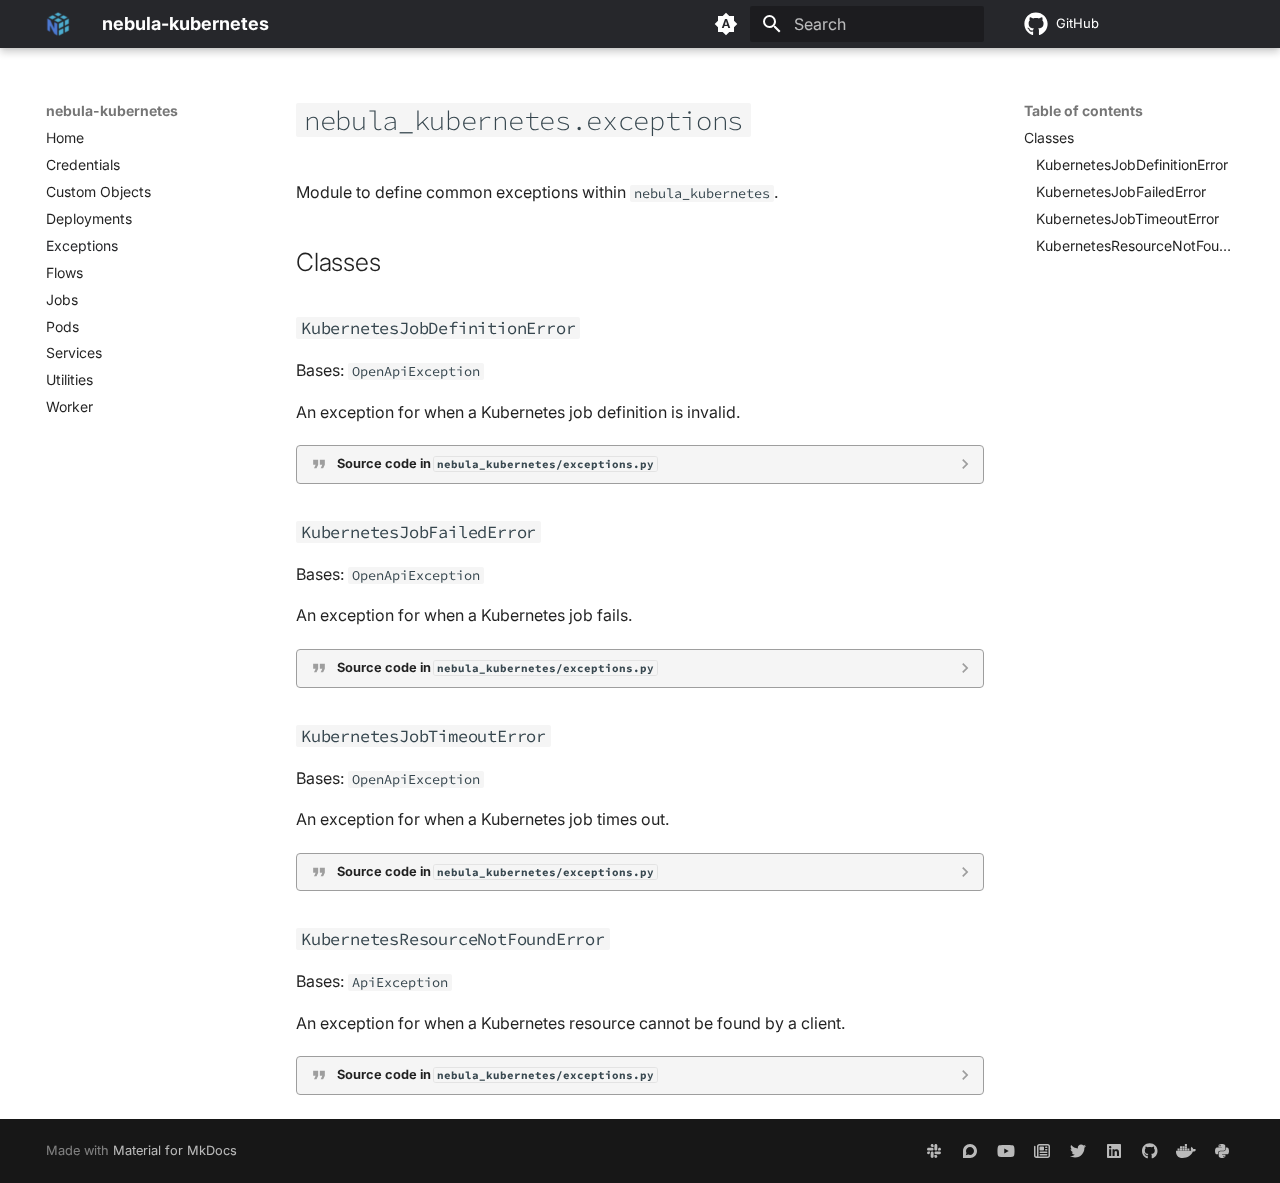
<file: exceptions/index.html>
<!doctype html>
<html lang="en" class="no-js">
  <head>
    
      <meta charset="utf-8">
      <meta name="viewport" content="width=device-width,initial-scale=1">
      
      
      
      
        <link rel="prev" href="../deployments/">
      
      
        <link rel="next" href="../flows/">
      
      
      <link rel="icon" href="../img/favicon.ico">
      <meta name="generator" content="mkdocs-1.5.3, mkdocs-material-9.5.15">
    
    
      
        <title>Exceptions - nebula-kubernetes</title>
      
    
    
      <link rel="stylesheet" href="../assets/stylesheets/main.7e359304.min.css">
      
        
        <link rel="stylesheet" href="../assets/stylesheets/palette.06af60db.min.css">
      
      


    
    
      
    
    
      
        
        
        <link rel="preconnect" href="https://fonts.gstatic.com" crossorigin>
        <link rel="stylesheet" href="https://fonts.googleapis.com/css?family=Inter:300,300i,400,400i,700,700i%7CSource+Code+Pro:400,400i,700,700i&display=fallback">
        <style>:root{--md-text-font:"Inter";--md-code-font:"Source Code Pro"}</style>
      
    
    
      <link rel="stylesheet" href="../assets/_mkdocstrings.css">
    
      <link rel="stylesheet" href="../stylesheets/extra.css">
    
    <script>__md_scope=new URL("..",location),__md_hash=e=>[...e].reduce((e,_)=>(e<<5)-e+_.charCodeAt(0),0),__md_get=(e,_=localStorage,t=__md_scope)=>JSON.parse(_.getItem(t.pathname+"."+e)),__md_set=(e,_,t=localStorage,a=__md_scope)=>{try{t.setItem(a.pathname+"."+e,JSON.stringify(_))}catch(e){}}</script>
    
      
  


  <!-- Google tag (gtag.js) -->
<script async src="https://www.googletagmanager.com/gtag/js?id=G-8CSMBCQDKN"></script>
<script>
    window.dataLayer = window.dataLayer || [];
    function gtag(){dataLayer.push(arguments);}
    gtag('js', new Date());

    gtag('config', 'G-8CSMBCQDKN');
</script>
<!-- Segment analytics -->
<script>
    !function(){var analytics=window.analytics=window.analytics||[];if(!analytics.initialize)if(analytics.invoked)window.console&&console.error&&console.error("Segment snippet included twice.");else{analytics.invoked=!0;analytics.methods=["trackSubmit","trackClick","trackLink","trackForm","pageview","identify","reset","group","track","ready","alias","debug","page","once","off","on","addSourceMiddleware","addIntegrationMiddleware","setAnonymousId","addDestinationMiddleware"];analytics.factory=function(e){return function(){var t=Array.prototype.slice.call(arguments);t.unshift(e);analytics.push(t);return analytics}};for(var e=0;e<analytics.methods.length;e++){var key=analytics.methods[e];analytics[key]=analytics.factory(key)}analytics.load=function(key,e){var t=document.createElement("script");t.type="text/javascript";t.async=!0;t.src="https://cdn.segment.com/analytics.js/v1/" + key + "/analytics.min.js";var n=document.getElementsByTagName("script")[0];n.parentNode.insertBefore(t,n);analytics._loadOptions=e};analytics._writeKey="xDLAoTXsNYpC4Y6JucKnJ8W1MYBuyAbD";;analytics.SNIPPET_VERSION="4.15.3";
    analytics.load("xDLAoTXsNYpC4Y6JucKnJ8W1MYBuyAbD");
    analytics.page();
    }}();
</script>
  
    <script>"undefined"!=typeof __md_analytics&&__md_analytics()</script>
  

    
    
    
  </head>
  
  
    
    
      
    
    
    
    
    <body dir="ltr" data-md-color-scheme="default" data-md-color-primary="indigo" data-md-color-accent="indigo">
  
    
    <input class="md-toggle" data-md-toggle="drawer" type="checkbox" id="__drawer" autocomplete="off">
    <input class="md-toggle" data-md-toggle="search" type="checkbox" id="__search" autocomplete="off">
    <label class="md-overlay" for="__drawer"></label>
    <div data-md-component="skip">
      
        
        <a href="#nebula_kubernetes.exceptions" class="md-skip">
          Skip to content
        </a>
      
    </div>
    <div data-md-component="announce">
      
    </div>
    
    
      

  

<header class="md-header md-header--shadow" data-md-component="header">
  <nav class="md-header__inner md-grid" aria-label="Header">
    <a href=".." title="nebula-kubernetes" class="md-header__button md-logo" aria-label="nebula-kubernetes" data-md-component="logo">
      
  <img src="../img/nebula-logo-mark.png" alt="logo">

    </a>
    <label class="md-header__button md-icon" for="__drawer">
      
      <svg xmlns="http://www.w3.org/2000/svg" viewBox="0 0 24 24"><path d="M3 6h18v2H3V6m0 5h18v2H3v-2m0 5h18v2H3v-2Z"/></svg>
    </label>
    <div class="md-header__title" data-md-component="header-title">
      <div class="md-header__ellipsis">
        <div class="md-header__topic">
          <span class="md-ellipsis">
            nebula-kubernetes
          </span>
        </div>
        <div class="md-header__topic" data-md-component="header-topic">
          <span class="md-ellipsis">
            
              Exceptions
            
          </span>
        </div>
      </div>
    </div>
    
      
        <form class="md-header__option" data-md-component="palette">
  
    
    
    
    <input class="md-option" data-md-color-media="(prefers-color-scheme)" data-md-color-scheme="default" data-md-color-primary="indigo" data-md-color-accent="indigo"  aria-label="Switch to light mode"  type="radio" name="__palette" id="__palette_0">
    
      <label class="md-header__button md-icon" title="Switch to light mode" for="__palette_1" hidden>
        <svg xmlns="http://www.w3.org/2000/svg" viewBox="0 0 24 24"><path d="m14.3 16-.7-2h-3.2l-.7 2H7.8L11 7h2l3.2 9h-1.9M20 8.69V4h-4.69L12 .69 8.69 4H4v4.69L.69 12 4 15.31V20h4.69L12 23.31 15.31 20H20v-4.69L23.31 12 20 8.69m-9.15 3.96h2.3L12 9l-1.15 3.65Z"/></svg>
      </label>
    
  
    
    
    
    <input class="md-option" data-md-color-media="(prefers-color-scheme: light)" data-md-color-scheme="default" data-md-color-primary="blue" data-md-color-accent="blue"  aria-label="Switch to dark mode"  type="radio" name="__palette" id="__palette_1">
    
      <label class="md-header__button md-icon" title="Switch to dark mode" for="__palette_2" hidden>
        <svg xmlns="http://www.w3.org/2000/svg" viewBox="0 0 24 24"><path d="M12 7a5 5 0 0 1 5 5 5 5 0 0 1-5 5 5 5 0 0 1-5-5 5 5 0 0 1 5-5m0 2a3 3 0 0 0-3 3 3 3 0 0 0 3 3 3 3 0 0 0 3-3 3 3 0 0 0-3-3m0-7 2.39 3.42C13.65 5.15 12.84 5 12 5c-.84 0-1.65.15-2.39.42L12 2M3.34 7l4.16-.35A7.2 7.2 0 0 0 5.94 8.5c-.44.74-.69 1.5-.83 2.29L3.34 7m.02 10 1.76-3.77a7.131 7.131 0 0 0 2.38 4.14L3.36 17M20.65 7l-1.77 3.79a7.023 7.023 0 0 0-2.38-4.15l4.15.36m-.01 10-4.14.36c.59-.51 1.12-1.14 1.54-1.86.42-.73.69-1.5.83-2.29L20.64 17M12 22l-2.41-3.44c.74.27 1.55.44 2.41.44.82 0 1.63-.17 2.37-.44L12 22Z"/></svg>
      </label>
    
  
    
    
    
    <input class="md-option" data-md-color-media="(prefers-color-scheme: dark)" data-md-color-scheme="slate" data-md-color-primary="blue" data-md-color-accent="blue"  aria-label="Switch to light mode"  type="radio" name="__palette" id="__palette_2">
    
      <label class="md-header__button md-icon" title="Switch to light mode" for="__palette_0" hidden>
        <svg xmlns="http://www.w3.org/2000/svg" viewBox="0 0 24 24"><path d="m17.75 4.09-2.53 1.94.91 3.06-2.63-1.81-2.63 1.81.91-3.06-2.53-1.94L12.44 4l1.06-3 1.06 3 3.19.09m3.5 6.91-1.64 1.25.59 1.98-1.7-1.17-1.7 1.17.59-1.98L15.75 11l2.06-.05L18.5 9l.69 1.95 2.06.05m-2.28 4.95c.83-.08 1.72 1.1 1.19 1.85-.32.45-.66.87-1.08 1.27C15.17 23 8.84 23 4.94 19.07c-3.91-3.9-3.91-10.24 0-14.14.4-.4.82-.76 1.27-1.08.75-.53 1.93.36 1.85 1.19-.27 2.86.69 5.83 2.89 8.02a9.96 9.96 0 0 0 8.02 2.89m-1.64 2.02a12.08 12.08 0 0 1-7.8-3.47c-2.17-2.19-3.33-5-3.49-7.82-2.81 3.14-2.7 7.96.31 10.98 3.02 3.01 7.84 3.12 10.98.31Z"/></svg>
      </label>
    
  
</form>
      
    
    
      <script>var media,input,key,value,palette=__md_get("__palette");if(palette&&palette.color){"(prefers-color-scheme)"===palette.color.media&&(media=matchMedia("(prefers-color-scheme: light)"),input=document.querySelector(media.matches?"[data-md-color-media='(prefers-color-scheme: light)']":"[data-md-color-media='(prefers-color-scheme: dark)']"),palette.color.media=input.getAttribute("data-md-color-media"),palette.color.scheme=input.getAttribute("data-md-color-scheme"),palette.color.primary=input.getAttribute("data-md-color-primary"),palette.color.accent=input.getAttribute("data-md-color-accent"));for([key,value]of Object.entries(palette.color))document.body.setAttribute("data-md-color-"+key,value)}</script>
    
    
    
      <label class="md-header__button md-icon" for="__search">
        
        <svg xmlns="http://www.w3.org/2000/svg" viewBox="0 0 24 24"><path d="M9.5 3A6.5 6.5 0 0 1 16 9.5c0 1.61-.59 3.09-1.56 4.23l.27.27h.79l5 5-1.5 1.5-5-5v-.79l-.27-.27A6.516 6.516 0 0 1 9.5 16 6.5 6.5 0 0 1 3 9.5 6.5 6.5 0 0 1 9.5 3m0 2C7 5 5 7 5 9.5S7 14 9.5 14 14 12 14 9.5 12 5 9.5 5Z"/></svg>
      </label>
      <div class="md-search" data-md-component="search" role="dialog">
  <label class="md-search__overlay" for="__search"></label>
  <div class="md-search__inner" role="search">
    <form class="md-search__form" name="search">
      <input type="text" class="md-search__input" name="query" aria-label="Search" placeholder="Search" autocapitalize="off" autocorrect="off" autocomplete="off" spellcheck="false" data-md-component="search-query" required>
      <label class="md-search__icon md-icon" for="__search">
        
        <svg xmlns="http://www.w3.org/2000/svg" viewBox="0 0 24 24"><path d="M9.5 3A6.5 6.5 0 0 1 16 9.5c0 1.61-.59 3.09-1.56 4.23l.27.27h.79l5 5-1.5 1.5-5-5v-.79l-.27-.27A6.516 6.516 0 0 1 9.5 16 6.5 6.5 0 0 1 3 9.5 6.5 6.5 0 0 1 9.5 3m0 2C7 5 5 7 5 9.5S7 14 9.5 14 14 12 14 9.5 12 5 9.5 5Z"/></svg>
        
        <svg xmlns="http://www.w3.org/2000/svg" viewBox="0 0 24 24"><path d="M20 11v2H8l5.5 5.5-1.42 1.42L4.16 12l7.92-7.92L13.5 5.5 8 11h12Z"/></svg>
      </label>
      <nav class="md-search__options" aria-label="Search">
        
        <button type="reset" class="md-search__icon md-icon" title="Clear" aria-label="Clear" tabindex="-1">
          
          <svg xmlns="http://www.w3.org/2000/svg" viewBox="0 0 24 24"><path d="M19 6.41 17.59 5 12 10.59 6.41 5 5 6.41 10.59 12 5 17.59 6.41 19 12 13.41 17.59 19 19 17.59 13.41 12 19 6.41Z"/></svg>
        </button>
      </nav>
      
    </form>
    <div class="md-search__output">
      <div class="md-search__scrollwrap" data-md-scrollfix>
        <div class="md-search-result" data-md-component="search-result">
          <div class="md-search-result__meta">
            Initializing search
          </div>
          <ol class="md-search-result__list" role="presentation"></ol>
        </div>
      </div>
    </div>
  </div>
</div>
    
    
      <div class="md-header__source">
        <a href="https://github.com/kozmoai/nebula-kubernetes" title="Go to repository" class="md-source" data-md-component="source">
  <div class="md-source__icon md-icon">
    
    <svg xmlns="http://www.w3.org/2000/svg" viewBox="0 0 496 512"><!--! Font Awesome Free 6.5.1 by @fontawesome - https://fontawesome.com License - https://fontawesome.com/license/free (Icons: CC BY 4.0, Fonts: SIL OFL 1.1, Code: MIT License) Copyright 2023 Fonticons, Inc.--><path d="M165.9 397.4c0 2-2.3 3.6-5.2 3.6-3.3.3-5.6-1.3-5.6-3.6 0-2 2.3-3.6 5.2-3.6 3-.3 5.6 1.3 5.6 3.6zm-31.1-4.5c-.7 2 1.3 4.3 4.3 4.9 2.6 1 5.6 0 6.2-2s-1.3-4.3-4.3-5.2c-2.6-.7-5.5.3-6.2 2.3zm44.2-1.7c-2.9.7-4.9 2.6-4.6 4.9.3 2 2.9 3.3 5.9 2.6 2.9-.7 4.9-2.6 4.6-4.6-.3-1.9-3-3.2-5.9-2.9zM244.8 8C106.1 8 0 113.3 0 252c0 110.9 69.8 205.8 169.5 239.2 12.8 2.3 17.3-5.6 17.3-12.1 0-6.2-.3-40.4-.3-61.4 0 0-70 15-84.7-29.8 0 0-11.4-29.1-27.8-36.6 0 0-22.9-15.7 1.6-15.4 0 0 24.9 2 38.6 25.8 21.9 38.6 58.6 27.5 72.9 20.9 2.3-16 8.8-27.1 16-33.7-55.9-6.2-112.3-14.3-112.3-110.5 0-27.5 7.6-41.3 23.6-58.9-2.6-6.5-11.1-33.3 2.6-67.9 20.9-6.5 69 27 69 27 20-5.6 41.5-8.5 62.8-8.5s42.8 2.9 62.8 8.5c0 0 48.1-33.6 69-27 13.7 34.7 5.2 61.4 2.6 67.9 16 17.7 25.8 31.5 25.8 58.9 0 96.5-58.9 104.2-114.8 110.5 9.2 7.9 17 22.9 17 46.4 0 33.7-.3 75.4-.3 83.6 0 6.5 4.6 14.4 17.3 12.1C428.2 457.8 496 362.9 496 252 496 113.3 383.5 8 244.8 8zM97.2 352.9c-1.3 1-1 3.3.7 5.2 1.6 1.6 3.9 2.3 5.2 1 1.3-1 1-3.3-.7-5.2-1.6-1.6-3.9-2.3-5.2-1zm-10.8-8.1c-.7 1.3.3 2.9 2.3 3.9 1.6 1 3.6.7 4.3-.7.7-1.3-.3-2.9-2.3-3.9-2-.6-3.6-.3-4.3.7zm32.4 35.6c-1.6 1.3-1 4.3 1.3 6.2 2.3 2.3 5.2 2.6 6.5 1 1.3-1.3.7-4.3-1.3-6.2-2.2-2.3-5.2-2.6-6.5-1zm-11.4-14.7c-1.6 1-1.6 3.6 0 5.9 1.6 2.3 4.3 3.3 5.6 2.3 1.6-1.3 1.6-3.9 0-6.2-1.4-2.3-4-3.3-5.6-2z"/></svg>
  </div>
  <div class="md-source__repository">
    GitHub
  </div>
</a>
      </div>
    
  </nav>
  
</header>
    
    <div class="md-container" data-md-component="container">
      
      
        
          
        
      
      <main class="md-main" data-md-component="main">
        <div class="md-main__inner md-grid">
          
            
              
              <div class="md-sidebar md-sidebar--primary" data-md-component="sidebar" data-md-type="navigation" >
                <div class="md-sidebar__scrollwrap">
                  <div class="md-sidebar__inner">
                    



<nav class="md-nav md-nav--primary" aria-label="Navigation" data-md-level="0">
  <label class="md-nav__title" for="__drawer">
    <a href=".." title="nebula-kubernetes" class="md-nav__button md-logo" aria-label="nebula-kubernetes" data-md-component="logo">
      
  <img src="../img/nebula-logo-mark.png" alt="logo">

    </a>
    nebula-kubernetes
  </label>
  
    <div class="md-nav__source">
      <a href="https://github.com/kozmoai/nebula-kubernetes" title="Go to repository" class="md-source" data-md-component="source">
  <div class="md-source__icon md-icon">
    
    <svg xmlns="http://www.w3.org/2000/svg" viewBox="0 0 496 512"><!--! Font Awesome Free 6.5.1 by @fontawesome - https://fontawesome.com License - https://fontawesome.com/license/free (Icons: CC BY 4.0, Fonts: SIL OFL 1.1, Code: MIT License) Copyright 2023 Fonticons, Inc.--><path d="M165.9 397.4c0 2-2.3 3.6-5.2 3.6-3.3.3-5.6-1.3-5.6-3.6 0-2 2.3-3.6 5.2-3.6 3-.3 5.6 1.3 5.6 3.6zm-31.1-4.5c-.7 2 1.3 4.3 4.3 4.9 2.6 1 5.6 0 6.2-2s-1.3-4.3-4.3-5.2c-2.6-.7-5.5.3-6.2 2.3zm44.2-1.7c-2.9.7-4.9 2.6-4.6 4.9.3 2 2.9 3.3 5.9 2.6 2.9-.7 4.9-2.6 4.6-4.6-.3-1.9-3-3.2-5.9-2.9zM244.8 8C106.1 8 0 113.3 0 252c0 110.9 69.8 205.8 169.5 239.2 12.8 2.3 17.3-5.6 17.3-12.1 0-6.2-.3-40.4-.3-61.4 0 0-70 15-84.7-29.8 0 0-11.4-29.1-27.8-36.6 0 0-22.9-15.7 1.6-15.4 0 0 24.9 2 38.6 25.8 21.9 38.6 58.6 27.5 72.9 20.9 2.3-16 8.8-27.1 16-33.7-55.9-6.2-112.3-14.3-112.3-110.5 0-27.5 7.6-41.3 23.6-58.9-2.6-6.5-11.1-33.3 2.6-67.9 20.9-6.5 69 27 69 27 20-5.6 41.5-8.5 62.8-8.5s42.8 2.9 62.8 8.5c0 0 48.1-33.6 69-27 13.7 34.7 5.2 61.4 2.6 67.9 16 17.7 25.8 31.5 25.8 58.9 0 96.5-58.9 104.2-114.8 110.5 9.2 7.9 17 22.9 17 46.4 0 33.7-.3 75.4-.3 83.6 0 6.5 4.6 14.4 17.3 12.1C428.2 457.8 496 362.9 496 252 496 113.3 383.5 8 244.8 8zM97.2 352.9c-1.3 1-1 3.3.7 5.2 1.6 1.6 3.9 2.3 5.2 1 1.3-1 1-3.3-.7-5.2-1.6-1.6-3.9-2.3-5.2-1zm-10.8-8.1c-.7 1.3.3 2.9 2.3 3.9 1.6 1 3.6.7 4.3-.7.7-1.3-.3-2.9-2.3-3.9-2-.6-3.6-.3-4.3.7zm32.4 35.6c-1.6 1.3-1 4.3 1.3 6.2 2.3 2.3 5.2 2.6 6.5 1 1.3-1.3.7-4.3-1.3-6.2-2.2-2.3-5.2-2.6-6.5-1zm-11.4-14.7c-1.6 1-1.6 3.6 0 5.9 1.6 2.3 4.3 3.3 5.6 2.3 1.6-1.3 1.6-3.9 0-6.2-1.4-2.3-4-3.3-5.6-2z"/></svg>
  </div>
  <div class="md-source__repository">
    GitHub
  </div>
</a>
    </div>
  
  <ul class="md-nav__list" data-md-scrollfix>
    
      
      
  
  
  
  
    <li class="md-nav__item">
      <a href=".." class="md-nav__link">
        
  
  <span class="md-ellipsis">
    Home
  </span>
  

      </a>
    </li>
  

    
      
      
  
  
  
  
    <li class="md-nav__item">
      <a href="../credentials/" class="md-nav__link">
        
  
  <span class="md-ellipsis">
    Credentials
  </span>
  

      </a>
    </li>
  

    
      
      
  
  
  
  
    <li class="md-nav__item">
      <a href="../custom_objects/" class="md-nav__link">
        
  
  <span class="md-ellipsis">
    Custom Objects
  </span>
  

      </a>
    </li>
  

    
      
      
  
  
  
  
    <li class="md-nav__item">
      <a href="../deployments/" class="md-nav__link">
        
  
  <span class="md-ellipsis">
    Deployments
  </span>
  

      </a>
    </li>
  

    
      
      
  
  
    
  
  
  
    <li class="md-nav__item md-nav__item--active">
      
      <input class="md-nav__toggle md-toggle" type="checkbox" id="__toc">
      
      
        
      
      
        <label class="md-nav__link md-nav__link--active" for="__toc">
          
  
  <span class="md-ellipsis">
    Exceptions
  </span>
  

          <span class="md-nav__icon md-icon"></span>
        </label>
      
      <a href="./" class="md-nav__link md-nav__link--active">
        
  
  <span class="md-ellipsis">
    Exceptions
  </span>
  

      </a>
      
        

<nav class="md-nav md-nav--secondary" aria-label="Table of contents">
  
  
  
    
  
  
    <label class="md-nav__title" for="__toc">
      <span class="md-nav__icon md-icon"></span>
      Table of contents
    </label>
    <ul class="md-nav__list" data-md-component="toc" data-md-scrollfix>
      
        <li class="md-nav__item">
  <a href="#nebula_kubernetes.exceptions-classes" class="md-nav__link">
    <span class="md-ellipsis">
      Classes
    </span>
  </a>
  
    <nav class="md-nav" aria-label="Classes">
      <ul class="md-nav__list">
        
          <li class="md-nav__item">
  <a href="#nebula_kubernetes.exceptions.KubernetesJobDefinitionError" class="md-nav__link">
    <span class="md-ellipsis">
      KubernetesJobDefinitionError
    </span>
  </a>
  
</li>
        
          <li class="md-nav__item">
  <a href="#nebula_kubernetes.exceptions.KubernetesJobFailedError" class="md-nav__link">
    <span class="md-ellipsis">
      KubernetesJobFailedError
    </span>
  </a>
  
</li>
        
          <li class="md-nav__item">
  <a href="#nebula_kubernetes.exceptions.KubernetesJobTimeoutError" class="md-nav__link">
    <span class="md-ellipsis">
      KubernetesJobTimeoutError
    </span>
  </a>
  
</li>
        
          <li class="md-nav__item">
  <a href="#nebula_kubernetes.exceptions.KubernetesResourceNotFoundError" class="md-nav__link">
    <span class="md-ellipsis">
      KubernetesResourceNotFoundError
    </span>
  </a>
  
</li>
        
      </ul>
    </nav>
  
</li>
      
    </ul>
  
</nav>
      
    </li>
  

    
      
      
  
  
  
  
    <li class="md-nav__item">
      <a href="../flows/" class="md-nav__link">
        
  
  <span class="md-ellipsis">
    Flows
  </span>
  

      </a>
    </li>
  

    
      
      
  
  
  
  
    <li class="md-nav__item">
      <a href="../jobs/" class="md-nav__link">
        
  
  <span class="md-ellipsis">
    Jobs
  </span>
  

      </a>
    </li>
  

    
      
      
  
  
  
  
    <li class="md-nav__item">
      <a href="../pods/" class="md-nav__link">
        
  
  <span class="md-ellipsis">
    Pods
  </span>
  

      </a>
    </li>
  

    
      
      
  
  
  
  
    <li class="md-nav__item">
      <a href="../services/" class="md-nav__link">
        
  
  <span class="md-ellipsis">
    Services
  </span>
  

      </a>
    </li>
  

    
      
      
  
  
  
  
    <li class="md-nav__item">
      <a href="../utilities/" class="md-nav__link">
        
  
  <span class="md-ellipsis">
    Utilities
  </span>
  

      </a>
    </li>
  

    
      
      
  
  
  
  
    <li class="md-nav__item">
      <a href="../worker/" class="md-nav__link">
        
  
  <span class="md-ellipsis">
    Worker
  </span>
  

      </a>
    </li>
  

    
  </ul>
</nav>
                  </div>
                </div>
              </div>
            
            
              
              <div class="md-sidebar md-sidebar--secondary" data-md-component="sidebar" data-md-type="toc" >
                <div class="md-sidebar__scrollwrap">
                  <div class="md-sidebar__inner">
                    

<nav class="md-nav md-nav--secondary" aria-label="Table of contents">
  
  
  
    
  
  
    <label class="md-nav__title" for="__toc">
      <span class="md-nav__icon md-icon"></span>
      Table of contents
    </label>
    <ul class="md-nav__list" data-md-component="toc" data-md-scrollfix>
      
        <li class="md-nav__item">
  <a href="#nebula_kubernetes.exceptions-classes" class="md-nav__link">
    <span class="md-ellipsis">
      Classes
    </span>
  </a>
  
    <nav class="md-nav" aria-label="Classes">
      <ul class="md-nav__list">
        
          <li class="md-nav__item">
  <a href="#nebula_kubernetes.exceptions.KubernetesJobDefinitionError" class="md-nav__link">
    <span class="md-ellipsis">
      KubernetesJobDefinitionError
    </span>
  </a>
  
</li>
        
          <li class="md-nav__item">
  <a href="#nebula_kubernetes.exceptions.KubernetesJobFailedError" class="md-nav__link">
    <span class="md-ellipsis">
      KubernetesJobFailedError
    </span>
  </a>
  
</li>
        
          <li class="md-nav__item">
  <a href="#nebula_kubernetes.exceptions.KubernetesJobTimeoutError" class="md-nav__link">
    <span class="md-ellipsis">
      KubernetesJobTimeoutError
    </span>
  </a>
  
</li>
        
          <li class="md-nav__item">
  <a href="#nebula_kubernetes.exceptions.KubernetesResourceNotFoundError" class="md-nav__link">
    <span class="md-ellipsis">
      KubernetesResourceNotFoundError
    </span>
  </a>
  
</li>
        
      </ul>
    </nav>
  
</li>
      
    </ul>
  
</nav>
                  </div>
                </div>
              </div>
            
          
          
            <div class="md-content" data-md-component="content">
              <article class="md-content__inner md-typeset">
                
                  

  
  


<div class="doc doc-object doc-module">



<h1 id="nebula_kubernetes.exceptions" class="doc doc-heading">
          <code>nebula_kubernetes.exceptions</code>


</h1>

  <div class="doc doc-contents first">
  
      <p>Module to define common exceptions within <code>nebula_kubernetes</code>.</p>

  

  <div class="doc doc-children">






<h2 id="nebula_kubernetes.exceptions-classes">Classes</h2>

<div class="doc doc-object doc-class">



<h3 id="nebula_kubernetes.exceptions.KubernetesJobDefinitionError" class="doc doc-heading">
          <code>KubernetesJobDefinitionError</code>


</h3>


  <div class="doc doc-contents ">
          <p class="doc doc-class-bases">
            Bases: <code><span title="kubernetes.client.exceptions.OpenApiException">OpenApiException</span></code></p>

  
      <p>An exception for when a Kubernetes job definition is invalid.</p>

            <details class="quote">
              <summary>Source code in <code>nebula_kubernetes/exceptions.py</code></summary>
              <div class="highlight"><table class="highlighttable"><tr><td class="linenos"><div class="linenodiv"><pre><span></span><span class="normal">6</span>
<span class="normal">7</span></pre></div></td><td class="code"><div><pre><span></span><code><span class="k">class</span> <span class="nc">KubernetesJobDefinitionError</span><span class="p">(</span><span class="n">OpenApiException</span><span class="p">):</span>
<span class="w">    </span><span class="sd">&quot;&quot;&quot;An exception for when a Kubernetes job definition is invalid.&quot;&quot;&quot;</span>
</code></pre></div></td></tr></table></div>
            </details>

  </div>


</div>

<div class="doc doc-object doc-class">



<h3 id="nebula_kubernetes.exceptions.KubernetesJobFailedError" class="doc doc-heading">
          <code>KubernetesJobFailedError</code>


</h3>


  <div class="doc doc-contents ">
          <p class="doc doc-class-bases">
            Bases: <code><span title="kubernetes.client.exceptions.OpenApiException">OpenApiException</span></code></p>

  
      <p>An exception for when a Kubernetes job fails.</p>

            <details class="quote">
              <summary>Source code in <code>nebula_kubernetes/exceptions.py</code></summary>
              <div class="highlight"><table class="highlighttable"><tr><td class="linenos"><div class="linenodiv"><pre><span></span><span class="normal">10</span>
<span class="normal">11</span></pre></div></td><td class="code"><div><pre><span></span><code><span class="k">class</span> <span class="nc">KubernetesJobFailedError</span><span class="p">(</span><span class="n">OpenApiException</span><span class="p">):</span>
<span class="w">    </span><span class="sd">&quot;&quot;&quot;An exception for when a Kubernetes job fails.&quot;&quot;&quot;</span>
</code></pre></div></td></tr></table></div>
            </details>

  </div>


</div>

<div class="doc doc-object doc-class">



<h3 id="nebula_kubernetes.exceptions.KubernetesJobTimeoutError" class="doc doc-heading">
          <code>KubernetesJobTimeoutError</code>


</h3>


  <div class="doc doc-contents ">
          <p class="doc doc-class-bases">
            Bases: <code><span title="kubernetes.client.exceptions.OpenApiException">OpenApiException</span></code></p>

  
      <p>An exception for when a Kubernetes job times out.</p>

            <details class="quote">
              <summary>Source code in <code>nebula_kubernetes/exceptions.py</code></summary>
              <div class="highlight"><table class="highlighttable"><tr><td class="linenos"><div class="linenodiv"><pre><span></span><span class="normal">18</span>
<span class="normal">19</span></pre></div></td><td class="code"><div><pre><span></span><code><span class="k">class</span> <span class="nc">KubernetesJobTimeoutError</span><span class="p">(</span><span class="n">OpenApiException</span><span class="p">):</span>
<span class="w">    </span><span class="sd">&quot;&quot;&quot;An exception for when a Kubernetes job times out.&quot;&quot;&quot;</span>
</code></pre></div></td></tr></table></div>
            </details>

  </div>


</div>

<div class="doc doc-object doc-class">



<h3 id="nebula_kubernetes.exceptions.KubernetesResourceNotFoundError" class="doc doc-heading">
          <code>KubernetesResourceNotFoundError</code>


</h3>


  <div class="doc doc-contents ">
          <p class="doc doc-class-bases">
            Bases: <code><span title="kubernetes.client.exceptions.ApiException">ApiException</span></code></p>

  
      <p>An exception for when a Kubernetes resource cannot be found by a client.</p>

            <details class="quote">
              <summary>Source code in <code>nebula_kubernetes/exceptions.py</code></summary>
              <div class="highlight"><table class="highlighttable"><tr><td class="linenos"><div class="linenodiv"><pre><span></span><span class="normal">14</span>
<span class="normal">15</span></pre></div></td><td class="code"><div><pre><span></span><code><span class="k">class</span> <span class="nc">KubernetesResourceNotFoundError</span><span class="p">(</span><span class="n">ApiException</span><span class="p">):</span>
<span class="w">    </span><span class="sd">&quot;&quot;&quot;An exception for when a Kubernetes resource cannot be found by a client.&quot;&quot;&quot;</span>
</code></pre></div></td></tr></table></div>
            </details>

  </div>


</div>




  </div>

  </div>

</div>









  




                
              </article>
            </div>
          
          
<script>var target=document.getElementById(location.hash.slice(1));target&&target.name&&(target.checked=target.name.startsWith("__tabbed_"))</script>
        </div>
        
      </main>
      
        <footer class="md-footer">
  
  <div class="md-footer-meta md-typeset">
    <div class="md-footer-meta__inner md-grid">
      <div class="md-copyright">
  
  
    Made with
    <a href="https://squidfunk.github.io/mkdocs-material/" target="_blank" rel="noopener">
      Material for MkDocs
    </a>
  
</div>
      
        <div class="md-social">
  
    
    
    
    
      
      
    
    <a href="https://www.nebula.io/slack/" target="_blank" rel="noopener" title="www.nebula.io" class="md-social__link">
      <svg xmlns="http://www.w3.org/2000/svg" viewBox="0 0 448 512"><!--! Font Awesome Free 6.5.1 by @fontawesome - https://fontawesome.com License - https://fontawesome.com/license/free (Icons: CC BY 4.0, Fonts: SIL OFL 1.1, Code: MIT License) Copyright 2023 Fonticons, Inc.--><path d="M94.12 315.1c0 25.9-21.16 47.06-47.06 47.06S0 341 0 315.1c0-25.9 21.16-47.06 47.06-47.06h47.06v47.06zm23.72 0c0-25.9 21.16-47.06 47.06-47.06s47.06 21.16 47.06 47.06v117.84c0 25.9-21.16 47.06-47.06 47.06s-47.06-21.16-47.06-47.06V315.1zm47.06-188.98c-25.9 0-47.06-21.16-47.06-47.06S139 32 164.9 32s47.06 21.16 47.06 47.06v47.06H164.9zm0 23.72c25.9 0 47.06 21.16 47.06 47.06s-21.16 47.06-47.06 47.06H47.06C21.16 243.96 0 222.8 0 196.9s21.16-47.06 47.06-47.06H164.9zm188.98 47.06c0-25.9 21.16-47.06 47.06-47.06 25.9 0 47.06 21.16 47.06 47.06s-21.16 47.06-47.06 47.06h-47.06V196.9zm-23.72 0c0 25.9-21.16 47.06-47.06 47.06-25.9 0-47.06-21.16-47.06-47.06V79.06c0-25.9 21.16-47.06 47.06-47.06 25.9 0 47.06 21.16 47.06 47.06V196.9zM283.1 385.88c25.9 0 47.06 21.16 47.06 47.06 0 25.9-21.16 47.06-47.06 47.06-25.9 0-47.06-21.16-47.06-47.06v-47.06h47.06zm0-23.72c-25.9 0-47.06-21.16-47.06-47.06 0-25.9 21.16-47.06 47.06-47.06h117.84c25.9 0 47.06 21.16 47.06 47.06 0 25.9-21.16 47.06-47.06 47.06H283.1z"/></svg>
    </a>
  
    
    
    
    
      
      
    
    <a href="https://discourse.nebula.io/" target="_blank" rel="noopener" title="discourse.nebula.io" class="md-social__link">
      <svg xmlns="http://www.w3.org/2000/svg" viewBox="0 0 448 512"><!--! Font Awesome Free 6.5.1 by @fontawesome - https://fontawesome.com License - https://fontawesome.com/license/free (Icons: CC BY 4.0, Fonts: SIL OFL 1.1, Code: MIT License) Copyright 2023 Fonticons, Inc.--><path d="M225.9 32C103.3 32 0 130.5 0 252.1 0 256 .1 480 .1 480l225.8-.2c122.7 0 222.1-102.3 222.1-223.9C448 134.3 348.6 32 225.9 32zM224 384c-19.4 0-37.9-4.3-54.4-12.1L88.5 392l22.9-75c-9.8-18.1-15.4-38.9-15.4-61 0-70.7 57.3-128 128-128s128 57.3 128 128-57.3 128-128 128z"/></svg>
    </a>
  
    
    
    
    
      
      
    
    <a href="https://www.youtube.com/c/NebulaIO/videos" target="_blank" rel="noopener" title="www.youtube.com" class="md-social__link">
      <svg xmlns="http://www.w3.org/2000/svg" viewBox="0 0 576 512"><!--! Font Awesome Free 6.5.1 by @fontawesome - https://fontawesome.com License - https://fontawesome.com/license/free (Icons: CC BY 4.0, Fonts: SIL OFL 1.1, Code: MIT License) Copyright 2023 Fonticons, Inc.--><path d="M549.655 124.083c-6.281-23.65-24.787-42.276-48.284-48.597C458.781 64 288 64 288 64S117.22 64 74.629 75.486c-23.497 6.322-42.003 24.947-48.284 48.597-11.412 42.867-11.412 132.305-11.412 132.305s0 89.438 11.412 132.305c6.281 23.65 24.787 41.5 48.284 47.821C117.22 448 288 448 288 448s170.78 0 213.371-11.486c23.497-6.321 42.003-24.171 48.284-47.821 11.412-42.867 11.412-132.305 11.412-132.305s0-89.438-11.412-132.305zm-317.51 213.508V175.185l142.739 81.205-142.739 81.201z"/></svg>
    </a>
  
    
    
    
    
      
      
    
    <a href="https://nebula.io/guide/" target="_blank" rel="noopener" title="nebula.io" class="md-social__link">
      <svg xmlns="http://www.w3.org/2000/svg" viewBox="0 0 512 512"><!--! Font Awesome Free 6.5.1 by @fontawesome - https://fontawesome.com License - https://fontawesome.com/license/free (Icons: CC BY 4.0, Fonts: SIL OFL 1.1, Code: MIT License) Copyright 2023 Fonticons, Inc.--><path d="M168 80c-13.3 0-24 10.7-24 24v304c0 8.4-1.4 16.5-4.1 24H440c13.3 0 24-10.7 24-24V104c0-13.3-10.7-24-24-24H168zM72 480c-39.8 0-72-32.2-72-72V112c0-13.3 10.7-24 24-24s24 10.7 24 24v296c0 13.3 10.7 24 24 24s24-10.7 24-24V104c0-39.8 32.2-72 72-72h272c39.8 0 72 32.2 72 72v304c0 39.8-32.2 72-72 72H72zm104-344c0-13.3 10.7-24 24-24h96c13.3 0 24 10.7 24 24v80c0 13.3-10.7 24-24 24h-96c-13.3 0-24-10.7-24-24v-80zm200-24h32c13.3 0 24 10.7 24 24s-10.7 24-24 24h-32c-13.3 0-24-10.7-24-24s10.7-24 24-24zm0 80h32c13.3 0 24 10.7 24 24s-10.7 24-24 24h-32c-13.3 0-24-10.7-24-24s10.7-24 24-24zm-176 80h208c13.3 0 24 10.7 24 24s-10.7 24-24 24H200c-13.3 0-24-10.7-24-24s10.7-24 24-24zm0 80h208c13.3 0 24 10.7 24 24s-10.7 24-24 24H200c-13.3 0-24-10.7-24-24s10.7-24 24-24z"/></svg>
    </a>
  
    
    
    
    
      
      
    
    <a href="https://twitter.com/NebulaIO" target="_blank" rel="noopener" title="twitter.com" class="md-social__link">
      <svg xmlns="http://www.w3.org/2000/svg" viewBox="0 0 512 512"><!--! Font Awesome Free 6.5.1 by @fontawesome - https://fontawesome.com License - https://fontawesome.com/license/free (Icons: CC BY 4.0, Fonts: SIL OFL 1.1, Code: MIT License) Copyright 2023 Fonticons, Inc.--><path d="M459.37 151.716c.325 4.548.325 9.097.325 13.645 0 138.72-105.583 298.558-298.558 298.558-59.452 0-114.68-17.219-161.137-47.106 8.447.974 16.568 1.299 25.34 1.299 49.055 0 94.213-16.568 130.274-44.832-46.132-.975-84.792-31.188-98.112-72.772 6.498.974 12.995 1.624 19.818 1.624 9.421 0 18.843-1.3 27.614-3.573-48.081-9.747-84.143-51.98-84.143-102.985v-1.299c13.969 7.797 30.214 12.67 47.431 13.319-28.264-18.843-46.781-51.005-46.781-87.391 0-19.492 5.197-37.36 14.294-52.954 51.655 63.675 129.3 105.258 216.365 109.807-1.624-7.797-2.599-15.918-2.599-24.04 0-57.828 46.782-104.934 104.934-104.934 30.213 0 57.502 12.67 76.67 33.137 23.715-4.548 46.456-13.32 66.599-25.34-7.798 24.366-24.366 44.833-46.132 57.827 21.117-2.273 41.584-8.122 60.426-16.243-14.292 20.791-32.161 39.308-52.628 54.253z"/></svg>
    </a>
  
    
    
    
    
      
      
    
    <a href="https://www.linkedin.com/company/nebula/" target="_blank" rel="noopener" title="www.linkedin.com" class="md-social__link">
      <svg xmlns="http://www.w3.org/2000/svg" viewBox="0 0 448 512"><!--! Font Awesome Free 6.5.1 by @fontawesome - https://fontawesome.com License - https://fontawesome.com/license/free (Icons: CC BY 4.0, Fonts: SIL OFL 1.1, Code: MIT License) Copyright 2023 Fonticons, Inc.--><path d="M416 32H31.9C14.3 32 0 46.5 0 64.3v383.4C0 465.5 14.3 480 31.9 480H416c17.6 0 32-14.5 32-32.3V64.3c0-17.8-14.4-32.3-32-32.3zM135.4 416H69V202.2h66.5V416zm-33.2-243c-21.3 0-38.5-17.3-38.5-38.5S80.9 96 102.2 96c21.2 0 38.5 17.3 38.5 38.5 0 21.3-17.2 38.5-38.5 38.5zm282.1 243h-66.4V312c0-24.8-.5-56.7-34.5-56.7-34.6 0-39.9 27-39.9 54.9V416h-66.4V202.2h63.7v29.2h.9c8.9-16.8 30.6-34.5 62.9-34.5 67.2 0 79.7 44.3 79.7 101.9V416z"/></svg>
    </a>
  
    
    
    
    
      
      
    
    <a href="https://github.com/kozmoai/nebula" target="_blank" rel="noopener" title="github.com" class="md-social__link">
      <svg xmlns="http://www.w3.org/2000/svg" viewBox="0 0 496 512"><!--! Font Awesome Free 6.5.1 by @fontawesome - https://fontawesome.com License - https://fontawesome.com/license/free (Icons: CC BY 4.0, Fonts: SIL OFL 1.1, Code: MIT License) Copyright 2023 Fonticons, Inc.--><path d="M165.9 397.4c0 2-2.3 3.6-5.2 3.6-3.3.3-5.6-1.3-5.6-3.6 0-2 2.3-3.6 5.2-3.6 3-.3 5.6 1.3 5.6 3.6zm-31.1-4.5c-.7 2 1.3 4.3 4.3 4.9 2.6 1 5.6 0 6.2-2s-1.3-4.3-4.3-5.2c-2.6-.7-5.5.3-6.2 2.3zm44.2-1.7c-2.9.7-4.9 2.6-4.6 4.9.3 2 2.9 3.3 5.9 2.6 2.9-.7 4.9-2.6 4.6-4.6-.3-1.9-3-3.2-5.9-2.9zM244.8 8C106.1 8 0 113.3 0 252c0 110.9 69.8 205.8 169.5 239.2 12.8 2.3 17.3-5.6 17.3-12.1 0-6.2-.3-40.4-.3-61.4 0 0-70 15-84.7-29.8 0 0-11.4-29.1-27.8-36.6 0 0-22.9-15.7 1.6-15.4 0 0 24.9 2 38.6 25.8 21.9 38.6 58.6 27.5 72.9 20.9 2.3-16 8.8-27.1 16-33.7-55.9-6.2-112.3-14.3-112.3-110.5 0-27.5 7.6-41.3 23.6-58.9-2.6-6.5-11.1-33.3 2.6-67.9 20.9-6.5 69 27 69 27 20-5.6 41.5-8.5 62.8-8.5s42.8 2.9 62.8 8.5c0 0 48.1-33.6 69-27 13.7 34.7 5.2 61.4 2.6 67.9 16 17.7 25.8 31.5 25.8 58.9 0 96.5-58.9 104.2-114.8 110.5 9.2 7.9 17 22.9 17 46.4 0 33.7-.3 75.4-.3 83.6 0 6.5 4.6 14.4 17.3 12.1C428.2 457.8 496 362.9 496 252 496 113.3 383.5 8 244.8 8zM97.2 352.9c-1.3 1-1 3.3.7 5.2 1.6 1.6 3.9 2.3 5.2 1 1.3-1 1-3.3-.7-5.2-1.6-1.6-3.9-2.3-5.2-1zm-10.8-8.1c-.7 1.3.3 2.9 2.3 3.9 1.6 1 3.6.7 4.3-.7.7-1.3-.3-2.9-2.3-3.9-2-.6-3.6-.3-4.3.7zm32.4 35.6c-1.6 1.3-1 4.3 1.3 6.2 2.3 2.3 5.2 2.6 6.5 1 1.3-1.3.7-4.3-1.3-6.2-2.2-2.3-5.2-2.6-6.5-1zm-11.4-14.7c-1.6 1-1.6 3.6 0 5.9 1.6 2.3 4.3 3.3 5.6 2.3 1.6-1.3 1.6-3.9 0-6.2-1.4-2.3-4-3.3-5.6-2z"/></svg>
    </a>
  
    
    
    
    
      
      
    
    <a href="https://hub.docker.com/r/kozmoai/nebula/" target="_blank" rel="noopener" title="hub.docker.com" class="md-social__link">
      <svg xmlns="http://www.w3.org/2000/svg" viewBox="0 0 640 512"><!--! Font Awesome Free 6.5.1 by @fontawesome - https://fontawesome.com License - https://fontawesome.com/license/free (Icons: CC BY 4.0, Fonts: SIL OFL 1.1, Code: MIT License) Copyright 2023 Fonticons, Inc.--><path d="M349.9 236.3h-66.1v-59.4h66.1v59.4zm0-204.3h-66.1v60.7h66.1V32zm78.2 144.8H362v59.4h66.1v-59.4zm-156.3-72.1h-66.1v60.1h66.1v-60.1zm78.1 0h-66.1v60.1h66.1v-60.1zm276.8 100c-14.4-9.7-47.6-13.2-73.1-8.4-3.3-24-16.7-44.9-41.1-63.7l-14-9.3-9.3 14c-18.4 27.8-23.4 73.6-3.7 103.8-8.7 4.7-25.8 11.1-48.4 10.7H2.4c-8.7 50.8 5.8 116.8 44 162.1 37.1 43.9 92.7 66.2 165.4 66.2 157.4 0 273.9-72.5 328.4-204.2 21.4.4 67.6.1 91.3-45.2 1.5-2.5 6.6-13.2 8.5-17.1l-13.3-8.9zm-511.1-27.9h-66v59.4h66.1v-59.4zm78.1 0h-66.1v59.4h66.1v-59.4zm78.1 0h-66.1v59.4h66.1v-59.4zm-78.1-72.1h-66.1v60.1h66.1v-60.1z"/></svg>
    </a>
  
    
    
    
    
      
      
    
    <a href="https://pypi.org/project/nebula/" target="_blank" rel="noopener" title="pypi.org" class="md-social__link">
      <svg xmlns="http://www.w3.org/2000/svg" viewBox="0 0 448 512"><!--! Font Awesome Free 6.5.1 by @fontawesome - https://fontawesome.com License - https://fontawesome.com/license/free (Icons: CC BY 4.0, Fonts: SIL OFL 1.1, Code: MIT License) Copyright 2023 Fonticons, Inc.--><path d="M439.8 200.5c-7.7-30.9-22.3-54.2-53.4-54.2h-40.1v47.4c0 36.8-31.2 67.8-66.8 67.8H172.7c-29.2 0-53.4 25-53.4 54.3v101.8c0 29 25.2 46 53.4 54.3 33.8 9.9 66.3 11.7 106.8 0 26.9-7.8 53.4-23.5 53.4-54.3v-40.7H226.2v-13.6h160.2c31.1 0 42.6-21.7 53.4-54.2 11.2-33.5 10.7-65.7 0-108.6zM286.2 404c11.1 0 20.1 9.1 20.1 20.3 0 11.3-9 20.4-20.1 20.4-11 0-20.1-9.2-20.1-20.4.1-11.3 9.1-20.3 20.1-20.3zM167.8 248.1h106.8c29.7 0 53.4-24.5 53.4-54.3V91.9c0-29-24.4-50.7-53.4-55.6-35.8-5.9-74.7-5.6-106.8.1-45.2 8-53.4 24.7-53.4 55.6v40.7h106.9v13.6h-147c-31.1 0-58.3 18.7-66.8 54.2-9.8 40.7-10.2 66.1 0 108.6 7.6 31.6 25.7 54.2 56.8 54.2H101v-48.8c0-35.3 30.5-66.4 66.8-66.4zm-6.7-142.6c-11.1 0-20.1-9.1-20.1-20.3.1-11.3 9-20.4 20.1-20.4 11 0 20.1 9.2 20.1 20.4s-9 20.3-20.1 20.3z"/></svg>
    </a>
  
</div>
      
    </div>
  </div>
</footer>
      
    </div>
    <div class="md-dialog" data-md-component="dialog">
      <div class="md-dialog__inner md-typeset"></div>
    </div>
    
    
    <script id="__config" type="application/json">{"base": "..", "features": ["content.code.copy", "content.code.annotate"], "search": "../assets/javascripts/workers/search.b8dbb3d2.min.js", "translations": {"clipboard.copied": "Copied to clipboard", "clipboard.copy": "Copy to clipboard", "search.result.more.one": "1 more on this page", "search.result.more.other": "# more on this page", "search.result.none": "No matching documents", "search.result.one": "1 matching document", "search.result.other": "# matching documents", "search.result.placeholder": "Type to start searching", "search.result.term.missing": "Missing", "select.version": "Select version"}}</script>
    
    
      <script src="../assets/javascripts/bundle.bd41221c.min.js"></script>
      
    
  </body>
</html>
</file>
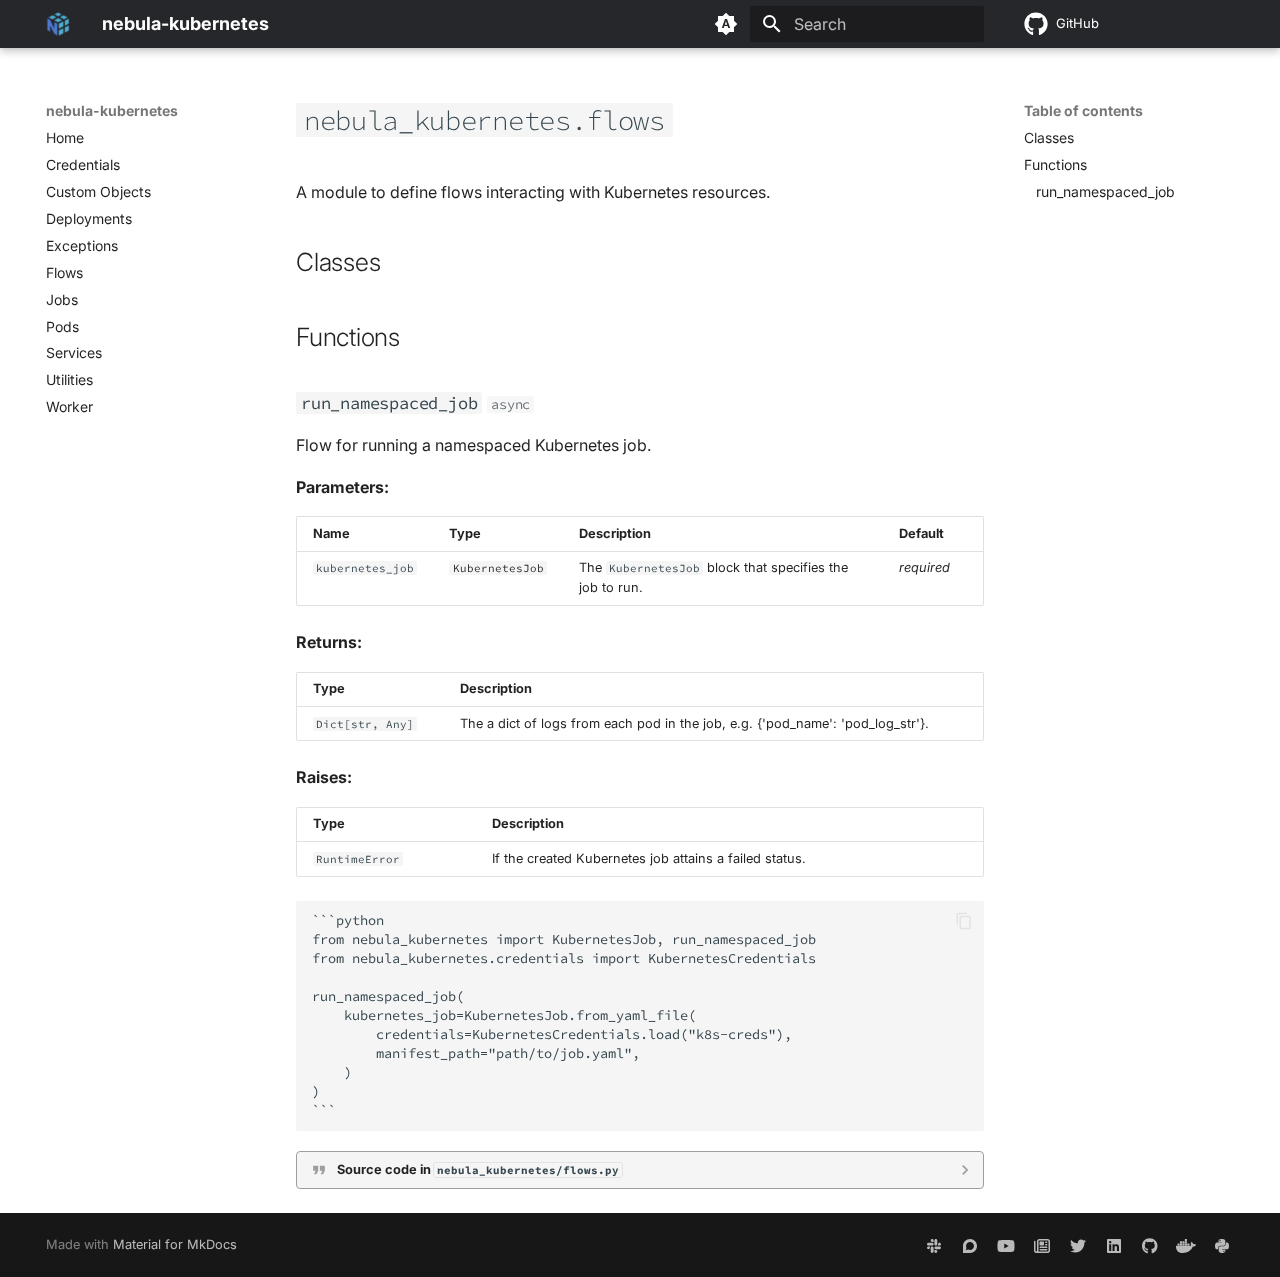
<file: flows/index.html>
<!doctype html>
<html lang="en" class="no-js">
  <head>
    
      <meta charset="utf-8">
      <meta name="viewport" content="width=device-width,initial-scale=1">
      
      
      
      
        <link rel="prev" href="../exceptions/">
      
      
        <link rel="next" href="../jobs/">
      
      
      <link rel="icon" href="../img/favicon.ico">
      <meta name="generator" content="mkdocs-1.5.3, mkdocs-material-9.5.15">
    
    
      
        <title>Flows - nebula-kubernetes</title>
      
    
    
      <link rel="stylesheet" href="../assets/stylesheets/main.7e359304.min.css">
      
        
        <link rel="stylesheet" href="../assets/stylesheets/palette.06af60db.min.css">
      
      


    
    
      
    
    
      
        
        
        <link rel="preconnect" href="https://fonts.gstatic.com" crossorigin>
        <link rel="stylesheet" href="https://fonts.googleapis.com/css?family=Inter:300,300i,400,400i,700,700i%7CSource+Code+Pro:400,400i,700,700i&display=fallback">
        <style>:root{--md-text-font:"Inter";--md-code-font:"Source Code Pro"}</style>
      
    
    
      <link rel="stylesheet" href="../assets/_mkdocstrings.css">
    
      <link rel="stylesheet" href="../stylesheets/extra.css">
    
    <script>__md_scope=new URL("..",location),__md_hash=e=>[...e].reduce((e,_)=>(e<<5)-e+_.charCodeAt(0),0),__md_get=(e,_=localStorage,t=__md_scope)=>JSON.parse(_.getItem(t.pathname+"."+e)),__md_set=(e,_,t=localStorage,a=__md_scope)=>{try{t.setItem(a.pathname+"."+e,JSON.stringify(_))}catch(e){}}</script>
    
      
  


  <!-- Google tag (gtag.js) -->
<script async src="https://www.googletagmanager.com/gtag/js?id=G-8CSMBCQDKN"></script>
<script>
    window.dataLayer = window.dataLayer || [];
    function gtag(){dataLayer.push(arguments);}
    gtag('js', new Date());

    gtag('config', 'G-8CSMBCQDKN');
</script>
<!-- Segment analytics -->
<script>
    !function(){var analytics=window.analytics=window.analytics||[];if(!analytics.initialize)if(analytics.invoked)window.console&&console.error&&console.error("Segment snippet included twice.");else{analytics.invoked=!0;analytics.methods=["trackSubmit","trackClick","trackLink","trackForm","pageview","identify","reset","group","track","ready","alias","debug","page","once","off","on","addSourceMiddleware","addIntegrationMiddleware","setAnonymousId","addDestinationMiddleware"];analytics.factory=function(e){return function(){var t=Array.prototype.slice.call(arguments);t.unshift(e);analytics.push(t);return analytics}};for(var e=0;e<analytics.methods.length;e++){var key=analytics.methods[e];analytics[key]=analytics.factory(key)}analytics.load=function(key,e){var t=document.createElement("script");t.type="text/javascript";t.async=!0;t.src="https://cdn.segment.com/analytics.js/v1/" + key + "/analytics.min.js";var n=document.getElementsByTagName("script")[0];n.parentNode.insertBefore(t,n);analytics._loadOptions=e};analytics._writeKey="xDLAoTXsNYpC4Y6JucKnJ8W1MYBuyAbD";;analytics.SNIPPET_VERSION="4.15.3";
    analytics.load("xDLAoTXsNYpC4Y6JucKnJ8W1MYBuyAbD");
    analytics.page();
    }}();
</script>
  
    <script>"undefined"!=typeof __md_analytics&&__md_analytics()</script>
  

    
    
    
  </head>
  
  
    
    
      
    
    
    
    
    <body dir="ltr" data-md-color-scheme="default" data-md-color-primary="indigo" data-md-color-accent="indigo">
  
    
    <input class="md-toggle" data-md-toggle="drawer" type="checkbox" id="__drawer" autocomplete="off">
    <input class="md-toggle" data-md-toggle="search" type="checkbox" id="__search" autocomplete="off">
    <label class="md-overlay" for="__drawer"></label>
    <div data-md-component="skip">
      
        
        <a href="#nebula_kubernetes.flows" class="md-skip">
          Skip to content
        </a>
      
    </div>
    <div data-md-component="announce">
      
    </div>
    
    
      

  

<header class="md-header md-header--shadow" data-md-component="header">
  <nav class="md-header__inner md-grid" aria-label="Header">
    <a href=".." title="nebula-kubernetes" class="md-header__button md-logo" aria-label="nebula-kubernetes" data-md-component="logo">
      
  <img src="../img/nebula-logo-mark.png" alt="logo">

    </a>
    <label class="md-header__button md-icon" for="__drawer">
      
      <svg xmlns="http://www.w3.org/2000/svg" viewBox="0 0 24 24"><path d="M3 6h18v2H3V6m0 5h18v2H3v-2m0 5h18v2H3v-2Z"/></svg>
    </label>
    <div class="md-header__title" data-md-component="header-title">
      <div class="md-header__ellipsis">
        <div class="md-header__topic">
          <span class="md-ellipsis">
            nebula-kubernetes
          </span>
        </div>
        <div class="md-header__topic" data-md-component="header-topic">
          <span class="md-ellipsis">
            
              Flows
            
          </span>
        </div>
      </div>
    </div>
    
      
        <form class="md-header__option" data-md-component="palette">
  
    
    
    
    <input class="md-option" data-md-color-media="(prefers-color-scheme)" data-md-color-scheme="default" data-md-color-primary="indigo" data-md-color-accent="indigo"  aria-label="Switch to light mode"  type="radio" name="__palette" id="__palette_0">
    
      <label class="md-header__button md-icon" title="Switch to light mode" for="__palette_1" hidden>
        <svg xmlns="http://www.w3.org/2000/svg" viewBox="0 0 24 24"><path d="m14.3 16-.7-2h-3.2l-.7 2H7.8L11 7h2l3.2 9h-1.9M20 8.69V4h-4.69L12 .69 8.69 4H4v4.69L.69 12 4 15.31V20h4.69L12 23.31 15.31 20H20v-4.69L23.31 12 20 8.69m-9.15 3.96h2.3L12 9l-1.15 3.65Z"/></svg>
      </label>
    
  
    
    
    
    <input class="md-option" data-md-color-media="(prefers-color-scheme: light)" data-md-color-scheme="default" data-md-color-primary="blue" data-md-color-accent="blue"  aria-label="Switch to dark mode"  type="radio" name="__palette" id="__palette_1">
    
      <label class="md-header__button md-icon" title="Switch to dark mode" for="__palette_2" hidden>
        <svg xmlns="http://www.w3.org/2000/svg" viewBox="0 0 24 24"><path d="M12 7a5 5 0 0 1 5 5 5 5 0 0 1-5 5 5 5 0 0 1-5-5 5 5 0 0 1 5-5m0 2a3 3 0 0 0-3 3 3 3 0 0 0 3 3 3 3 0 0 0 3-3 3 3 0 0 0-3-3m0-7 2.39 3.42C13.65 5.15 12.84 5 12 5c-.84 0-1.65.15-2.39.42L12 2M3.34 7l4.16-.35A7.2 7.2 0 0 0 5.94 8.5c-.44.74-.69 1.5-.83 2.29L3.34 7m.02 10 1.76-3.77a7.131 7.131 0 0 0 2.38 4.14L3.36 17M20.65 7l-1.77 3.79a7.023 7.023 0 0 0-2.38-4.15l4.15.36m-.01 10-4.14.36c.59-.51 1.12-1.14 1.54-1.86.42-.73.69-1.5.83-2.29L20.64 17M12 22l-2.41-3.44c.74.27 1.55.44 2.41.44.82 0 1.63-.17 2.37-.44L12 22Z"/></svg>
      </label>
    
  
    
    
    
    <input class="md-option" data-md-color-media="(prefers-color-scheme: dark)" data-md-color-scheme="slate" data-md-color-primary="blue" data-md-color-accent="blue"  aria-label="Switch to light mode"  type="radio" name="__palette" id="__palette_2">
    
      <label class="md-header__button md-icon" title="Switch to light mode" for="__palette_0" hidden>
        <svg xmlns="http://www.w3.org/2000/svg" viewBox="0 0 24 24"><path d="m17.75 4.09-2.53 1.94.91 3.06-2.63-1.81-2.63 1.81.91-3.06-2.53-1.94L12.44 4l1.06-3 1.06 3 3.19.09m3.5 6.91-1.64 1.25.59 1.98-1.7-1.17-1.7 1.17.59-1.98L15.75 11l2.06-.05L18.5 9l.69 1.95 2.06.05m-2.28 4.95c.83-.08 1.72 1.1 1.19 1.85-.32.45-.66.87-1.08 1.27C15.17 23 8.84 23 4.94 19.07c-3.91-3.9-3.91-10.24 0-14.14.4-.4.82-.76 1.27-1.08.75-.53 1.93.36 1.85 1.19-.27 2.86.69 5.83 2.89 8.02a9.96 9.96 0 0 0 8.02 2.89m-1.64 2.02a12.08 12.08 0 0 1-7.8-3.47c-2.17-2.19-3.33-5-3.49-7.82-2.81 3.14-2.7 7.96.31 10.98 3.02 3.01 7.84 3.12 10.98.31Z"/></svg>
      </label>
    
  
</form>
      
    
    
      <script>var media,input,key,value,palette=__md_get("__palette");if(palette&&palette.color){"(prefers-color-scheme)"===palette.color.media&&(media=matchMedia("(prefers-color-scheme: light)"),input=document.querySelector(media.matches?"[data-md-color-media='(prefers-color-scheme: light)']":"[data-md-color-media='(prefers-color-scheme: dark)']"),palette.color.media=input.getAttribute("data-md-color-media"),palette.color.scheme=input.getAttribute("data-md-color-scheme"),palette.color.primary=input.getAttribute("data-md-color-primary"),palette.color.accent=input.getAttribute("data-md-color-accent"));for([key,value]of Object.entries(palette.color))document.body.setAttribute("data-md-color-"+key,value)}</script>
    
    
    
      <label class="md-header__button md-icon" for="__search">
        
        <svg xmlns="http://www.w3.org/2000/svg" viewBox="0 0 24 24"><path d="M9.5 3A6.5 6.5 0 0 1 16 9.5c0 1.61-.59 3.09-1.56 4.23l.27.27h.79l5 5-1.5 1.5-5-5v-.79l-.27-.27A6.516 6.516 0 0 1 9.5 16 6.5 6.5 0 0 1 3 9.5 6.5 6.5 0 0 1 9.5 3m0 2C7 5 5 7 5 9.5S7 14 9.5 14 14 12 14 9.5 12 5 9.5 5Z"/></svg>
      </label>
      <div class="md-search" data-md-component="search" role="dialog">
  <label class="md-search__overlay" for="__search"></label>
  <div class="md-search__inner" role="search">
    <form class="md-search__form" name="search">
      <input type="text" class="md-search__input" name="query" aria-label="Search" placeholder="Search" autocapitalize="off" autocorrect="off" autocomplete="off" spellcheck="false" data-md-component="search-query" required>
      <label class="md-search__icon md-icon" for="__search">
        
        <svg xmlns="http://www.w3.org/2000/svg" viewBox="0 0 24 24"><path d="M9.5 3A6.5 6.5 0 0 1 16 9.5c0 1.61-.59 3.09-1.56 4.23l.27.27h.79l5 5-1.5 1.5-5-5v-.79l-.27-.27A6.516 6.516 0 0 1 9.5 16 6.5 6.5 0 0 1 3 9.5 6.5 6.5 0 0 1 9.5 3m0 2C7 5 5 7 5 9.5S7 14 9.5 14 14 12 14 9.5 12 5 9.5 5Z"/></svg>
        
        <svg xmlns="http://www.w3.org/2000/svg" viewBox="0 0 24 24"><path d="M20 11v2H8l5.5 5.5-1.42 1.42L4.16 12l7.92-7.92L13.5 5.5 8 11h12Z"/></svg>
      </label>
      <nav class="md-search__options" aria-label="Search">
        
        <button type="reset" class="md-search__icon md-icon" title="Clear" aria-label="Clear" tabindex="-1">
          
          <svg xmlns="http://www.w3.org/2000/svg" viewBox="0 0 24 24"><path d="M19 6.41 17.59 5 12 10.59 6.41 5 5 6.41 10.59 12 5 17.59 6.41 19 12 13.41 17.59 19 19 17.59 13.41 12 19 6.41Z"/></svg>
        </button>
      </nav>
      
    </form>
    <div class="md-search__output">
      <div class="md-search__scrollwrap" data-md-scrollfix>
        <div class="md-search-result" data-md-component="search-result">
          <div class="md-search-result__meta">
            Initializing search
          </div>
          <ol class="md-search-result__list" role="presentation"></ol>
        </div>
      </div>
    </div>
  </div>
</div>
    
    
      <div class="md-header__source">
        <a href="https://github.com/kozmoai/nebula-kubernetes" title="Go to repository" class="md-source" data-md-component="source">
  <div class="md-source__icon md-icon">
    
    <svg xmlns="http://www.w3.org/2000/svg" viewBox="0 0 496 512"><!--! Font Awesome Free 6.5.1 by @fontawesome - https://fontawesome.com License - https://fontawesome.com/license/free (Icons: CC BY 4.0, Fonts: SIL OFL 1.1, Code: MIT License) Copyright 2023 Fonticons, Inc.--><path d="M165.9 397.4c0 2-2.3 3.6-5.2 3.6-3.3.3-5.6-1.3-5.6-3.6 0-2 2.3-3.6 5.2-3.6 3-.3 5.6 1.3 5.6 3.6zm-31.1-4.5c-.7 2 1.3 4.3 4.3 4.9 2.6 1 5.6 0 6.2-2s-1.3-4.3-4.3-5.2c-2.6-.7-5.5.3-6.2 2.3zm44.2-1.7c-2.9.7-4.9 2.6-4.6 4.9.3 2 2.9 3.3 5.9 2.6 2.9-.7 4.9-2.6 4.6-4.6-.3-1.9-3-3.2-5.9-2.9zM244.8 8C106.1 8 0 113.3 0 252c0 110.9 69.8 205.8 169.5 239.2 12.8 2.3 17.3-5.6 17.3-12.1 0-6.2-.3-40.4-.3-61.4 0 0-70 15-84.7-29.8 0 0-11.4-29.1-27.8-36.6 0 0-22.9-15.7 1.6-15.4 0 0 24.9 2 38.6 25.8 21.9 38.6 58.6 27.5 72.9 20.9 2.3-16 8.8-27.1 16-33.7-55.9-6.2-112.3-14.3-112.3-110.5 0-27.5 7.6-41.3 23.6-58.9-2.6-6.5-11.1-33.3 2.6-67.9 20.9-6.5 69 27 69 27 20-5.6 41.5-8.5 62.8-8.5s42.8 2.9 62.8 8.5c0 0 48.1-33.6 69-27 13.7 34.7 5.2 61.4 2.6 67.9 16 17.7 25.8 31.5 25.8 58.9 0 96.5-58.9 104.2-114.8 110.5 9.2 7.9 17 22.9 17 46.4 0 33.7-.3 75.4-.3 83.6 0 6.5 4.6 14.4 17.3 12.1C428.2 457.8 496 362.9 496 252 496 113.3 383.5 8 244.8 8zM97.2 352.9c-1.3 1-1 3.3.7 5.2 1.6 1.6 3.9 2.3 5.2 1 1.3-1 1-3.3-.7-5.2-1.6-1.6-3.9-2.3-5.2-1zm-10.8-8.1c-.7 1.3.3 2.9 2.3 3.9 1.6 1 3.6.7 4.3-.7.7-1.3-.3-2.9-2.3-3.9-2-.6-3.6-.3-4.3.7zm32.4 35.6c-1.6 1.3-1 4.3 1.3 6.2 2.3 2.3 5.2 2.6 6.5 1 1.3-1.3.7-4.3-1.3-6.2-2.2-2.3-5.2-2.6-6.5-1zm-11.4-14.7c-1.6 1-1.6 3.6 0 5.9 1.6 2.3 4.3 3.3 5.6 2.3 1.6-1.3 1.6-3.9 0-6.2-1.4-2.3-4-3.3-5.6-2z"/></svg>
  </div>
  <div class="md-source__repository">
    GitHub
  </div>
</a>
      </div>
    
  </nav>
  
</header>
    
    <div class="md-container" data-md-component="container">
      
      
        
          
        
      
      <main class="md-main" data-md-component="main">
        <div class="md-main__inner md-grid">
          
            
              
              <div class="md-sidebar md-sidebar--primary" data-md-component="sidebar" data-md-type="navigation" >
                <div class="md-sidebar__scrollwrap">
                  <div class="md-sidebar__inner">
                    



<nav class="md-nav md-nav--primary" aria-label="Navigation" data-md-level="0">
  <label class="md-nav__title" for="__drawer">
    <a href=".." title="nebula-kubernetes" class="md-nav__button md-logo" aria-label="nebula-kubernetes" data-md-component="logo">
      
  <img src="../img/nebula-logo-mark.png" alt="logo">

    </a>
    nebula-kubernetes
  </label>
  
    <div class="md-nav__source">
      <a href="https://github.com/kozmoai/nebula-kubernetes" title="Go to repository" class="md-source" data-md-component="source">
  <div class="md-source__icon md-icon">
    
    <svg xmlns="http://www.w3.org/2000/svg" viewBox="0 0 496 512"><!--! Font Awesome Free 6.5.1 by @fontawesome - https://fontawesome.com License - https://fontawesome.com/license/free (Icons: CC BY 4.0, Fonts: SIL OFL 1.1, Code: MIT License) Copyright 2023 Fonticons, Inc.--><path d="M165.9 397.4c0 2-2.3 3.6-5.2 3.6-3.3.3-5.6-1.3-5.6-3.6 0-2 2.3-3.6 5.2-3.6 3-.3 5.6 1.3 5.6 3.6zm-31.1-4.5c-.7 2 1.3 4.3 4.3 4.9 2.6 1 5.6 0 6.2-2s-1.3-4.3-4.3-5.2c-2.6-.7-5.5.3-6.2 2.3zm44.2-1.7c-2.9.7-4.9 2.6-4.6 4.9.3 2 2.9 3.3 5.9 2.6 2.9-.7 4.9-2.6 4.6-4.6-.3-1.9-3-3.2-5.9-2.9zM244.8 8C106.1 8 0 113.3 0 252c0 110.9 69.8 205.8 169.5 239.2 12.8 2.3 17.3-5.6 17.3-12.1 0-6.2-.3-40.4-.3-61.4 0 0-70 15-84.7-29.8 0 0-11.4-29.1-27.8-36.6 0 0-22.9-15.7 1.6-15.4 0 0 24.9 2 38.6 25.8 21.9 38.6 58.6 27.5 72.9 20.9 2.3-16 8.8-27.1 16-33.7-55.9-6.2-112.3-14.3-112.3-110.5 0-27.5 7.6-41.3 23.6-58.9-2.6-6.5-11.1-33.3 2.6-67.9 20.9-6.5 69 27 69 27 20-5.6 41.5-8.5 62.8-8.5s42.8 2.9 62.8 8.5c0 0 48.1-33.6 69-27 13.7 34.7 5.2 61.4 2.6 67.9 16 17.7 25.8 31.5 25.8 58.9 0 96.5-58.9 104.2-114.8 110.5 9.2 7.9 17 22.9 17 46.4 0 33.7-.3 75.4-.3 83.6 0 6.5 4.6 14.4 17.3 12.1C428.2 457.8 496 362.9 496 252 496 113.3 383.5 8 244.8 8zM97.2 352.9c-1.3 1-1 3.3.7 5.2 1.6 1.6 3.9 2.3 5.2 1 1.3-1 1-3.3-.7-5.2-1.6-1.6-3.9-2.3-5.2-1zm-10.8-8.1c-.7 1.3.3 2.9 2.3 3.9 1.6 1 3.6.7 4.3-.7.7-1.3-.3-2.9-2.3-3.9-2-.6-3.6-.3-4.3.7zm32.4 35.6c-1.6 1.3-1 4.3 1.3 6.2 2.3 2.3 5.2 2.6 6.5 1 1.3-1.3.7-4.3-1.3-6.2-2.2-2.3-5.2-2.6-6.5-1zm-11.4-14.7c-1.6 1-1.6 3.6 0 5.9 1.6 2.3 4.3 3.3 5.6 2.3 1.6-1.3 1.6-3.9 0-6.2-1.4-2.3-4-3.3-5.6-2z"/></svg>
  </div>
  <div class="md-source__repository">
    GitHub
  </div>
</a>
    </div>
  
  <ul class="md-nav__list" data-md-scrollfix>
    
      
      
  
  
  
  
    <li class="md-nav__item">
      <a href=".." class="md-nav__link">
        
  
  <span class="md-ellipsis">
    Home
  </span>
  

      </a>
    </li>
  

    
      
      
  
  
  
  
    <li class="md-nav__item">
      <a href="../credentials/" class="md-nav__link">
        
  
  <span class="md-ellipsis">
    Credentials
  </span>
  

      </a>
    </li>
  

    
      
      
  
  
  
  
    <li class="md-nav__item">
      <a href="../custom_objects/" class="md-nav__link">
        
  
  <span class="md-ellipsis">
    Custom Objects
  </span>
  

      </a>
    </li>
  

    
      
      
  
  
  
  
    <li class="md-nav__item">
      <a href="../deployments/" class="md-nav__link">
        
  
  <span class="md-ellipsis">
    Deployments
  </span>
  

      </a>
    </li>
  

    
      
      
  
  
  
  
    <li class="md-nav__item">
      <a href="../exceptions/" class="md-nav__link">
        
  
  <span class="md-ellipsis">
    Exceptions
  </span>
  

      </a>
    </li>
  

    
      
      
  
  
    
  
  
  
    <li class="md-nav__item md-nav__item--active">
      
      <input class="md-nav__toggle md-toggle" type="checkbox" id="__toc">
      
      
        
      
      
        <label class="md-nav__link md-nav__link--active" for="__toc">
          
  
  <span class="md-ellipsis">
    Flows
  </span>
  

          <span class="md-nav__icon md-icon"></span>
        </label>
      
      <a href="./" class="md-nav__link md-nav__link--active">
        
  
  <span class="md-ellipsis">
    Flows
  </span>
  

      </a>
      
        

<nav class="md-nav md-nav--secondary" aria-label="Table of contents">
  
  
  
    
  
  
    <label class="md-nav__title" for="__toc">
      <span class="md-nav__icon md-icon"></span>
      Table of contents
    </label>
    <ul class="md-nav__list" data-md-component="toc" data-md-scrollfix>
      
        <li class="md-nav__item">
  <a href="#nebula_kubernetes.flows-classes" class="md-nav__link">
    <span class="md-ellipsis">
      Classes
    </span>
  </a>
  
</li>
      
        <li class="md-nav__item">
  <a href="#nebula_kubernetes.flows-functions" class="md-nav__link">
    <span class="md-ellipsis">
      Functions
    </span>
  </a>
  
    <nav class="md-nav" aria-label="Functions">
      <ul class="md-nav__list">
        
          <li class="md-nav__item">
  <a href="#nebula_kubernetes.flows.run_namespaced_job" class="md-nav__link">
    <span class="md-ellipsis">
      run_namespaced_job
    </span>
  </a>
  
</li>
        
      </ul>
    </nav>
  
</li>
      
    </ul>
  
</nav>
      
    </li>
  

    
      
      
  
  
  
  
    <li class="md-nav__item">
      <a href="../jobs/" class="md-nav__link">
        
  
  <span class="md-ellipsis">
    Jobs
  </span>
  

      </a>
    </li>
  

    
      
      
  
  
  
  
    <li class="md-nav__item">
      <a href="../pods/" class="md-nav__link">
        
  
  <span class="md-ellipsis">
    Pods
  </span>
  

      </a>
    </li>
  

    
      
      
  
  
  
  
    <li class="md-nav__item">
      <a href="../services/" class="md-nav__link">
        
  
  <span class="md-ellipsis">
    Services
  </span>
  

      </a>
    </li>
  

    
      
      
  
  
  
  
    <li class="md-nav__item">
      <a href="../utilities/" class="md-nav__link">
        
  
  <span class="md-ellipsis">
    Utilities
  </span>
  

      </a>
    </li>
  

    
      
      
  
  
  
  
    <li class="md-nav__item">
      <a href="../worker/" class="md-nav__link">
        
  
  <span class="md-ellipsis">
    Worker
  </span>
  

      </a>
    </li>
  

    
  </ul>
</nav>
                  </div>
                </div>
              </div>
            
            
              
              <div class="md-sidebar md-sidebar--secondary" data-md-component="sidebar" data-md-type="toc" >
                <div class="md-sidebar__scrollwrap">
                  <div class="md-sidebar__inner">
                    

<nav class="md-nav md-nav--secondary" aria-label="Table of contents">
  
  
  
    
  
  
    <label class="md-nav__title" for="__toc">
      <span class="md-nav__icon md-icon"></span>
      Table of contents
    </label>
    <ul class="md-nav__list" data-md-component="toc" data-md-scrollfix>
      
        <li class="md-nav__item">
  <a href="#nebula_kubernetes.flows-classes" class="md-nav__link">
    <span class="md-ellipsis">
      Classes
    </span>
  </a>
  
</li>
      
        <li class="md-nav__item">
  <a href="#nebula_kubernetes.flows-functions" class="md-nav__link">
    <span class="md-ellipsis">
      Functions
    </span>
  </a>
  
    <nav class="md-nav" aria-label="Functions">
      <ul class="md-nav__list">
        
          <li class="md-nav__item">
  <a href="#nebula_kubernetes.flows.run_namespaced_job" class="md-nav__link">
    <span class="md-ellipsis">
      run_namespaced_job
    </span>
  </a>
  
</li>
        
      </ul>
    </nav>
  
</li>
      
    </ul>
  
</nav>
                  </div>
                </div>
              </div>
            
          
          
            <div class="md-content" data-md-component="content">
              <article class="md-content__inner md-typeset">
                
                  

  
  


<div class="doc doc-object doc-module">



<h1 id="nebula_kubernetes.flows" class="doc doc-heading">
          <code>nebula_kubernetes.flows</code>


</h1>

  <div class="doc doc-contents first">
  
      <p>A module to define flows interacting with Kubernetes resources.</p>

  

  <div class="doc doc-children">






<h2 id="nebula_kubernetes.flows-classes">Classes</h2>
<h2 id="nebula_kubernetes.flows-functions">Functions</h2>


<div class="doc doc-object doc-function">



<h3 id="nebula_kubernetes.flows.run_namespaced_job" class="doc doc-heading">
          <code class="highlight language-python"><span class="n">run_namespaced_job</span></code>
  
  <span class="doc doc-labels">
      <small class="doc doc-label doc-label-async"><code>async</code></small>
  </span>

</h3>


  <div class="doc doc-contents ">
  
      <p>Flow for running a namespaced Kubernetes job.</p>



  <p><strong>Parameters:</strong></p>
  <table>
    <thead>
      <tr>
        <th>Name</th>
        <th>Type</th>
        <th>Description</th>
        <th>Default</th>
      </tr>
    </thead>
    <tbody>
        <tr>
          <td><code>kubernetes_job</code></td>
          <td>
                <code><a class="autorefs autorefs-internal" title="nebula_kubernetes.jobs.KubernetesJob" href="../jobs/#nebula_kubernetes.jobs.KubernetesJob">KubernetesJob</a></code>
          </td>
          <td>
            <div class="doc-md-description">
              <p>The <code>KubernetesJob</code> block that specifies the job to run.</p>
            </div>
          </td>
          <td>
              <em>required</em>
          </td>
        </tr>
    </tbody>
  </table>



  <p><strong>Returns:</strong></p>
  <table>
    <thead>
      <tr>
        <th>Type</th>
        <th>Description</th>
      </tr>
    </thead>
    <tbody>
        <tr>
          <td>
                <code><span title="typing.Dict">Dict</span>[str, <span title="typing.Any">Any</span>]</code>
          </td>
          <td>
            <div class="doc-md-description">
              <p>The a dict of logs from each pod in the job, e.g. {'pod_name': 'pod_log_str'}.</p>
            </div>
          </td>
        </tr>
    </tbody>
  </table>



  <p><strong>Raises:</strong></p>
  <table>
    <thead>
      <tr>
        <th>Type</th>
        <th>Description</th>
      </tr>
    </thead>
    <tbody>
        <tr>
          <td>
                <code>RuntimeError</code>
          </td>
          <td>
            <div class="doc-md-description">
              <p>If the created Kubernetes job attains a failed status.</p>
            </div>
          </td>
        </tr>
    </tbody>
  </table>
      <div class="codehilite"><pre><span></span><code><span class="err">```</span><span class="n">python</span>
<span class="kn">from</span> <span class="nn">nebula_kubernetes</span> <span class="kn">import</span> <span class="n">KubernetesJob</span><span class="p">,</span> <span class="n">run_namespaced_job</span>
<span class="kn">from</span> <span class="nn">nebula_kubernetes.credentials</span> <span class="kn">import</span> <span class="n">KubernetesCredentials</span>

<span class="n">run_namespaced_job</span><span class="p">(</span>
    <span class="n">kubernetes_job</span><span class="o">=</span><span class="n">KubernetesJob</span><span class="o">.</span><span class="n">from_yaml_file</span><span class="p">(</span>
        <span class="n">credentials</span><span class="o">=</span><span class="n">KubernetesCredentials</span><span class="o">.</span><span class="n">load</span><span class="p">(</span><span class="s2">&quot;k8s-creds&quot;</span><span class="p">),</span>
        <span class="n">manifest_path</span><span class="o">=</span><span class="s2">&quot;path/to/job.yaml&quot;</span><span class="p">,</span>
    <span class="p">)</span>
<span class="p">)</span>
<span class="err">```</span>
</code></pre></div>

          <details class="quote">
            <summary>Source code in <code>nebula_kubernetes/flows.py</code></summary>
            <div class="highlight"><table class="highlighttable"><tr><td class="linenos"><div class="linenodiv"><pre><span></span><span class="normal">10</span>
<span class="normal">11</span>
<span class="normal">12</span>
<span class="normal">13</span>
<span class="normal">14</span>
<span class="normal">15</span>
<span class="normal">16</span>
<span class="normal">17</span>
<span class="normal">18</span>
<span class="normal">19</span>
<span class="normal">20</span>
<span class="normal">21</span>
<span class="normal">22</span>
<span class="normal">23</span>
<span class="normal">24</span>
<span class="normal">25</span>
<span class="normal">26</span>
<span class="normal">27</span>
<span class="normal">28</span>
<span class="normal">29</span>
<span class="normal">30</span>
<span class="normal">31</span>
<span class="normal">32</span>
<span class="normal">33</span>
<span class="normal">34</span>
<span class="normal">35</span>
<span class="normal">36</span>
<span class="normal">37</span>
<span class="normal">38</span>
<span class="normal">39</span>
<span class="normal">40</span>
<span class="normal">41</span>
<span class="normal">42</span>
<span class="normal">43</span></pre></div></td><td class="code"><div><pre><span></span><code><span class="nd">@flow</span>
<span class="k">async</span> <span class="k">def</span> <span class="nf">run_namespaced_job</span><span class="p">(</span>
    <span class="n">kubernetes_job</span><span class="p">:</span> <span class="n">KubernetesJob</span><span class="p">,</span>
<span class="p">)</span> <span class="o">-&gt;</span> <span class="n">Dict</span><span class="p">[</span><span class="nb">str</span><span class="p">,</span> <span class="n">Any</span><span class="p">]:</span>
<span class="w">    </span><span class="sd">&quot;&quot;&quot;Flow for running a namespaced Kubernetes job.</span>

<span class="sd">    Args:</span>
<span class="sd">        kubernetes_job: The `KubernetesJob` block that specifies the job to run.</span>

<span class="sd">    Returns:</span>
<span class="sd">        The a dict of logs from each pod in the job, e.g. {&#39;pod_name&#39;: &#39;pod_log_str&#39;}.</span>

<span class="sd">    Raises:</span>
<span class="sd">        RuntimeError: If the created Kubernetes job attains a failed status.</span>

<span class="sd">    Example:</span>

<span class="sd">        ```python</span>
<span class="sd">        from nebula_kubernetes import KubernetesJob, run_namespaced_job</span>
<span class="sd">        from nebula_kubernetes.credentials import KubernetesCredentials</span>

<span class="sd">        run_namespaced_job(</span>
<span class="sd">            kubernetes_job=KubernetesJob.from_yaml_file(</span>
<span class="sd">                credentials=KubernetesCredentials.load(&quot;k8s-creds&quot;),</span>
<span class="sd">                manifest_path=&quot;path/to/job.yaml&quot;,</span>
<span class="sd">            )</span>
<span class="sd">        )</span>
<span class="sd">        ```</span>
<span class="sd">    &quot;&quot;&quot;</span>
    <span class="n">kubernetes_job_run</span> <span class="o">=</span> <span class="k">await</span> <span class="n">task</span><span class="p">(</span><span class="n">kubernetes_job</span><span class="o">.</span><span class="n">trigger</span><span class="o">.</span><span class="n">aio</span><span class="p">)(</span><span class="n">kubernetes_job</span><span class="p">)</span>

    <span class="k">await</span> <span class="n">task</span><span class="p">(</span><span class="n">kubernetes_job_run</span><span class="o">.</span><span class="n">wait_for_completion</span><span class="o">.</span><span class="n">aio</span><span class="p">)(</span><span class="n">kubernetes_job_run</span><span class="p">)</span>

    <span class="k">return</span> <span class="k">await</span> <span class="n">task</span><span class="p">(</span><span class="n">kubernetes_job_run</span><span class="o">.</span><span class="n">fetch_result</span><span class="o">.</span><span class="n">aio</span><span class="p">)(</span><span class="n">kubernetes_job_run</span><span class="p">)</span>
</code></pre></div></td></tr></table></div>
          </details>
  </div>

</div>



  </div>

  </div>

</div>









  




                
              </article>
            </div>
          
          
<script>var target=document.getElementById(location.hash.slice(1));target&&target.name&&(target.checked=target.name.startsWith("__tabbed_"))</script>
        </div>
        
      </main>
      
        <footer class="md-footer">
  
  <div class="md-footer-meta md-typeset">
    <div class="md-footer-meta__inner md-grid">
      <div class="md-copyright">
  
  
    Made with
    <a href="https://squidfunk.github.io/mkdocs-material/" target="_blank" rel="noopener">
      Material for MkDocs
    </a>
  
</div>
      
        <div class="md-social">
  
    
    
    
    
      
      
    
    <a href="https://www.nebula.io/slack/" target="_blank" rel="noopener" title="www.nebula.io" class="md-social__link">
      <svg xmlns="http://www.w3.org/2000/svg" viewBox="0 0 448 512"><!--! Font Awesome Free 6.5.1 by @fontawesome - https://fontawesome.com License - https://fontawesome.com/license/free (Icons: CC BY 4.0, Fonts: SIL OFL 1.1, Code: MIT License) Copyright 2023 Fonticons, Inc.--><path d="M94.12 315.1c0 25.9-21.16 47.06-47.06 47.06S0 341 0 315.1c0-25.9 21.16-47.06 47.06-47.06h47.06v47.06zm23.72 0c0-25.9 21.16-47.06 47.06-47.06s47.06 21.16 47.06 47.06v117.84c0 25.9-21.16 47.06-47.06 47.06s-47.06-21.16-47.06-47.06V315.1zm47.06-188.98c-25.9 0-47.06-21.16-47.06-47.06S139 32 164.9 32s47.06 21.16 47.06 47.06v47.06H164.9zm0 23.72c25.9 0 47.06 21.16 47.06 47.06s-21.16 47.06-47.06 47.06H47.06C21.16 243.96 0 222.8 0 196.9s21.16-47.06 47.06-47.06H164.9zm188.98 47.06c0-25.9 21.16-47.06 47.06-47.06 25.9 0 47.06 21.16 47.06 47.06s-21.16 47.06-47.06 47.06h-47.06V196.9zm-23.72 0c0 25.9-21.16 47.06-47.06 47.06-25.9 0-47.06-21.16-47.06-47.06V79.06c0-25.9 21.16-47.06 47.06-47.06 25.9 0 47.06 21.16 47.06 47.06V196.9zM283.1 385.88c25.9 0 47.06 21.16 47.06 47.06 0 25.9-21.16 47.06-47.06 47.06-25.9 0-47.06-21.16-47.06-47.06v-47.06h47.06zm0-23.72c-25.9 0-47.06-21.16-47.06-47.06 0-25.9 21.16-47.06 47.06-47.06h117.84c25.9 0 47.06 21.16 47.06 47.06 0 25.9-21.16 47.06-47.06 47.06H283.1z"/></svg>
    </a>
  
    
    
    
    
      
      
    
    <a href="https://discourse.nebula.io/" target="_blank" rel="noopener" title="discourse.nebula.io" class="md-social__link">
      <svg xmlns="http://www.w3.org/2000/svg" viewBox="0 0 448 512"><!--! Font Awesome Free 6.5.1 by @fontawesome - https://fontawesome.com License - https://fontawesome.com/license/free (Icons: CC BY 4.0, Fonts: SIL OFL 1.1, Code: MIT License) Copyright 2023 Fonticons, Inc.--><path d="M225.9 32C103.3 32 0 130.5 0 252.1 0 256 .1 480 .1 480l225.8-.2c122.7 0 222.1-102.3 222.1-223.9C448 134.3 348.6 32 225.9 32zM224 384c-19.4 0-37.9-4.3-54.4-12.1L88.5 392l22.9-75c-9.8-18.1-15.4-38.9-15.4-61 0-70.7 57.3-128 128-128s128 57.3 128 128-57.3 128-128 128z"/></svg>
    </a>
  
    
    
    
    
      
      
    
    <a href="https://www.youtube.com/c/NebulaIO/videos" target="_blank" rel="noopener" title="www.youtube.com" class="md-social__link">
      <svg xmlns="http://www.w3.org/2000/svg" viewBox="0 0 576 512"><!--! Font Awesome Free 6.5.1 by @fontawesome - https://fontawesome.com License - https://fontawesome.com/license/free (Icons: CC BY 4.0, Fonts: SIL OFL 1.1, Code: MIT License) Copyright 2023 Fonticons, Inc.--><path d="M549.655 124.083c-6.281-23.65-24.787-42.276-48.284-48.597C458.781 64 288 64 288 64S117.22 64 74.629 75.486c-23.497 6.322-42.003 24.947-48.284 48.597-11.412 42.867-11.412 132.305-11.412 132.305s0 89.438 11.412 132.305c6.281 23.65 24.787 41.5 48.284 47.821C117.22 448 288 448 288 448s170.78 0 213.371-11.486c23.497-6.321 42.003-24.171 48.284-47.821 11.412-42.867 11.412-132.305 11.412-132.305s0-89.438-11.412-132.305zm-317.51 213.508V175.185l142.739 81.205-142.739 81.201z"/></svg>
    </a>
  
    
    
    
    
      
      
    
    <a href="https://nebula.io/guide/" target="_blank" rel="noopener" title="nebula.io" class="md-social__link">
      <svg xmlns="http://www.w3.org/2000/svg" viewBox="0 0 512 512"><!--! Font Awesome Free 6.5.1 by @fontawesome - https://fontawesome.com License - https://fontawesome.com/license/free (Icons: CC BY 4.0, Fonts: SIL OFL 1.1, Code: MIT License) Copyright 2023 Fonticons, Inc.--><path d="M168 80c-13.3 0-24 10.7-24 24v304c0 8.4-1.4 16.5-4.1 24H440c13.3 0 24-10.7 24-24V104c0-13.3-10.7-24-24-24H168zM72 480c-39.8 0-72-32.2-72-72V112c0-13.3 10.7-24 24-24s24 10.7 24 24v296c0 13.3 10.7 24 24 24s24-10.7 24-24V104c0-39.8 32.2-72 72-72h272c39.8 0 72 32.2 72 72v304c0 39.8-32.2 72-72 72H72zm104-344c0-13.3 10.7-24 24-24h96c13.3 0 24 10.7 24 24v80c0 13.3-10.7 24-24 24h-96c-13.3 0-24-10.7-24-24v-80zm200-24h32c13.3 0 24 10.7 24 24s-10.7 24-24 24h-32c-13.3 0-24-10.7-24-24s10.7-24 24-24zm0 80h32c13.3 0 24 10.7 24 24s-10.7 24-24 24h-32c-13.3 0-24-10.7-24-24s10.7-24 24-24zm-176 80h208c13.3 0 24 10.7 24 24s-10.7 24-24 24H200c-13.3 0-24-10.7-24-24s10.7-24 24-24zm0 80h208c13.3 0 24 10.7 24 24s-10.7 24-24 24H200c-13.3 0-24-10.7-24-24s10.7-24 24-24z"/></svg>
    </a>
  
    
    
    
    
      
      
    
    <a href="https://twitter.com/NebulaIO" target="_blank" rel="noopener" title="twitter.com" class="md-social__link">
      <svg xmlns="http://www.w3.org/2000/svg" viewBox="0 0 512 512"><!--! Font Awesome Free 6.5.1 by @fontawesome - https://fontawesome.com License - https://fontawesome.com/license/free (Icons: CC BY 4.0, Fonts: SIL OFL 1.1, Code: MIT License) Copyright 2023 Fonticons, Inc.--><path d="M459.37 151.716c.325 4.548.325 9.097.325 13.645 0 138.72-105.583 298.558-298.558 298.558-59.452 0-114.68-17.219-161.137-47.106 8.447.974 16.568 1.299 25.34 1.299 49.055 0 94.213-16.568 130.274-44.832-46.132-.975-84.792-31.188-98.112-72.772 6.498.974 12.995 1.624 19.818 1.624 9.421 0 18.843-1.3 27.614-3.573-48.081-9.747-84.143-51.98-84.143-102.985v-1.299c13.969 7.797 30.214 12.67 47.431 13.319-28.264-18.843-46.781-51.005-46.781-87.391 0-19.492 5.197-37.36 14.294-52.954 51.655 63.675 129.3 105.258 216.365 109.807-1.624-7.797-2.599-15.918-2.599-24.04 0-57.828 46.782-104.934 104.934-104.934 30.213 0 57.502 12.67 76.67 33.137 23.715-4.548 46.456-13.32 66.599-25.34-7.798 24.366-24.366 44.833-46.132 57.827 21.117-2.273 41.584-8.122 60.426-16.243-14.292 20.791-32.161 39.308-52.628 54.253z"/></svg>
    </a>
  
    
    
    
    
      
      
    
    <a href="https://www.linkedin.com/company/nebula/" target="_blank" rel="noopener" title="www.linkedin.com" class="md-social__link">
      <svg xmlns="http://www.w3.org/2000/svg" viewBox="0 0 448 512"><!--! Font Awesome Free 6.5.1 by @fontawesome - https://fontawesome.com License - https://fontawesome.com/license/free (Icons: CC BY 4.0, Fonts: SIL OFL 1.1, Code: MIT License) Copyright 2023 Fonticons, Inc.--><path d="M416 32H31.9C14.3 32 0 46.5 0 64.3v383.4C0 465.5 14.3 480 31.9 480H416c17.6 0 32-14.5 32-32.3V64.3c0-17.8-14.4-32.3-32-32.3zM135.4 416H69V202.2h66.5V416zm-33.2-243c-21.3 0-38.5-17.3-38.5-38.5S80.9 96 102.2 96c21.2 0 38.5 17.3 38.5 38.5 0 21.3-17.2 38.5-38.5 38.5zm282.1 243h-66.4V312c0-24.8-.5-56.7-34.5-56.7-34.6 0-39.9 27-39.9 54.9V416h-66.4V202.2h63.7v29.2h.9c8.9-16.8 30.6-34.5 62.9-34.5 67.2 0 79.7 44.3 79.7 101.9V416z"/></svg>
    </a>
  
    
    
    
    
      
      
    
    <a href="https://github.com/kozmoai/nebula" target="_blank" rel="noopener" title="github.com" class="md-social__link">
      <svg xmlns="http://www.w3.org/2000/svg" viewBox="0 0 496 512"><!--! Font Awesome Free 6.5.1 by @fontawesome - https://fontawesome.com License - https://fontawesome.com/license/free (Icons: CC BY 4.0, Fonts: SIL OFL 1.1, Code: MIT License) Copyright 2023 Fonticons, Inc.--><path d="M165.9 397.4c0 2-2.3 3.6-5.2 3.6-3.3.3-5.6-1.3-5.6-3.6 0-2 2.3-3.6 5.2-3.6 3-.3 5.6 1.3 5.6 3.6zm-31.1-4.5c-.7 2 1.3 4.3 4.3 4.9 2.6 1 5.6 0 6.2-2s-1.3-4.3-4.3-5.2c-2.6-.7-5.5.3-6.2 2.3zm44.2-1.7c-2.9.7-4.9 2.6-4.6 4.9.3 2 2.9 3.3 5.9 2.6 2.9-.7 4.9-2.6 4.6-4.6-.3-1.9-3-3.2-5.9-2.9zM244.8 8C106.1 8 0 113.3 0 252c0 110.9 69.8 205.8 169.5 239.2 12.8 2.3 17.3-5.6 17.3-12.1 0-6.2-.3-40.4-.3-61.4 0 0-70 15-84.7-29.8 0 0-11.4-29.1-27.8-36.6 0 0-22.9-15.7 1.6-15.4 0 0 24.9 2 38.6 25.8 21.9 38.6 58.6 27.5 72.9 20.9 2.3-16 8.8-27.1 16-33.7-55.9-6.2-112.3-14.3-112.3-110.5 0-27.5 7.6-41.3 23.6-58.9-2.6-6.5-11.1-33.3 2.6-67.9 20.9-6.5 69 27 69 27 20-5.6 41.5-8.5 62.8-8.5s42.8 2.9 62.8 8.5c0 0 48.1-33.6 69-27 13.7 34.7 5.2 61.4 2.6 67.9 16 17.7 25.8 31.5 25.8 58.9 0 96.5-58.9 104.2-114.8 110.5 9.2 7.9 17 22.9 17 46.4 0 33.7-.3 75.4-.3 83.6 0 6.5 4.6 14.4 17.3 12.1C428.2 457.8 496 362.9 496 252 496 113.3 383.5 8 244.8 8zM97.2 352.9c-1.3 1-1 3.3.7 5.2 1.6 1.6 3.9 2.3 5.2 1 1.3-1 1-3.3-.7-5.2-1.6-1.6-3.9-2.3-5.2-1zm-10.8-8.1c-.7 1.3.3 2.9 2.3 3.9 1.6 1 3.6.7 4.3-.7.7-1.3-.3-2.9-2.3-3.9-2-.6-3.6-.3-4.3.7zm32.4 35.6c-1.6 1.3-1 4.3 1.3 6.2 2.3 2.3 5.2 2.6 6.5 1 1.3-1.3.7-4.3-1.3-6.2-2.2-2.3-5.2-2.6-6.5-1zm-11.4-14.7c-1.6 1-1.6 3.6 0 5.9 1.6 2.3 4.3 3.3 5.6 2.3 1.6-1.3 1.6-3.9 0-6.2-1.4-2.3-4-3.3-5.6-2z"/></svg>
    </a>
  
    
    
    
    
      
      
    
    <a href="https://hub.docker.com/r/kozmoai/nebula/" target="_blank" rel="noopener" title="hub.docker.com" class="md-social__link">
      <svg xmlns="http://www.w3.org/2000/svg" viewBox="0 0 640 512"><!--! Font Awesome Free 6.5.1 by @fontawesome - https://fontawesome.com License - https://fontawesome.com/license/free (Icons: CC BY 4.0, Fonts: SIL OFL 1.1, Code: MIT License) Copyright 2023 Fonticons, Inc.--><path d="M349.9 236.3h-66.1v-59.4h66.1v59.4zm0-204.3h-66.1v60.7h66.1V32zm78.2 144.8H362v59.4h66.1v-59.4zm-156.3-72.1h-66.1v60.1h66.1v-60.1zm78.1 0h-66.1v60.1h66.1v-60.1zm276.8 100c-14.4-9.7-47.6-13.2-73.1-8.4-3.3-24-16.7-44.9-41.1-63.7l-14-9.3-9.3 14c-18.4 27.8-23.4 73.6-3.7 103.8-8.7 4.7-25.8 11.1-48.4 10.7H2.4c-8.7 50.8 5.8 116.8 44 162.1 37.1 43.9 92.7 66.2 165.4 66.2 157.4 0 273.9-72.5 328.4-204.2 21.4.4 67.6.1 91.3-45.2 1.5-2.5 6.6-13.2 8.5-17.1l-13.3-8.9zm-511.1-27.9h-66v59.4h66.1v-59.4zm78.1 0h-66.1v59.4h66.1v-59.4zm78.1 0h-66.1v59.4h66.1v-59.4zm-78.1-72.1h-66.1v60.1h66.1v-60.1z"/></svg>
    </a>
  
    
    
    
    
      
      
    
    <a href="https://pypi.org/project/nebula/" target="_blank" rel="noopener" title="pypi.org" class="md-social__link">
      <svg xmlns="http://www.w3.org/2000/svg" viewBox="0 0 448 512"><!--! Font Awesome Free 6.5.1 by @fontawesome - https://fontawesome.com License - https://fontawesome.com/license/free (Icons: CC BY 4.0, Fonts: SIL OFL 1.1, Code: MIT License) Copyright 2023 Fonticons, Inc.--><path d="M439.8 200.5c-7.7-30.9-22.3-54.2-53.4-54.2h-40.1v47.4c0 36.8-31.2 67.8-66.8 67.8H172.7c-29.2 0-53.4 25-53.4 54.3v101.8c0 29 25.2 46 53.4 54.3 33.8 9.9 66.3 11.7 106.8 0 26.9-7.8 53.4-23.5 53.4-54.3v-40.7H226.2v-13.6h160.2c31.1 0 42.6-21.7 53.4-54.2 11.2-33.5 10.7-65.7 0-108.6zM286.2 404c11.1 0 20.1 9.1 20.1 20.3 0 11.3-9 20.4-20.1 20.4-11 0-20.1-9.2-20.1-20.4.1-11.3 9.1-20.3 20.1-20.3zM167.8 248.1h106.8c29.7 0 53.4-24.5 53.4-54.3V91.9c0-29-24.4-50.7-53.4-55.6-35.8-5.9-74.7-5.6-106.8.1-45.2 8-53.4 24.7-53.4 55.6v40.7h106.9v13.6h-147c-31.1 0-58.3 18.7-66.8 54.2-9.8 40.7-10.2 66.1 0 108.6 7.6 31.6 25.7 54.2 56.8 54.2H101v-48.8c0-35.3 30.5-66.4 66.8-66.4zm-6.7-142.6c-11.1 0-20.1-9.1-20.1-20.3.1-11.3 9-20.4 20.1-20.4 11 0 20.1 9.2 20.1 20.4s-9 20.3-20.1 20.3z"/></svg>
    </a>
  
</div>
      
    </div>
  </div>
</footer>
      
    </div>
    <div class="md-dialog" data-md-component="dialog">
      <div class="md-dialog__inner md-typeset"></div>
    </div>
    
    
    <script id="__config" type="application/json">{"base": "..", "features": ["content.code.copy", "content.code.annotate"], "search": "../assets/javascripts/workers/search.b8dbb3d2.min.js", "translations": {"clipboard.copied": "Copied to clipboard", "clipboard.copy": "Copy to clipboard", "search.result.more.one": "1 more on this page", "search.result.more.other": "# more on this page", "search.result.none": "No matching documents", "search.result.one": "1 matching document", "search.result.other": "# matching documents", "search.result.placeholder": "Type to start searching", "search.result.term.missing": "Missing", "select.version": "Select version"}}</script>
    
    
      <script src="../assets/javascripts/bundle.bd41221c.min.js"></script>
      
    
  </body>
</html>
</file>
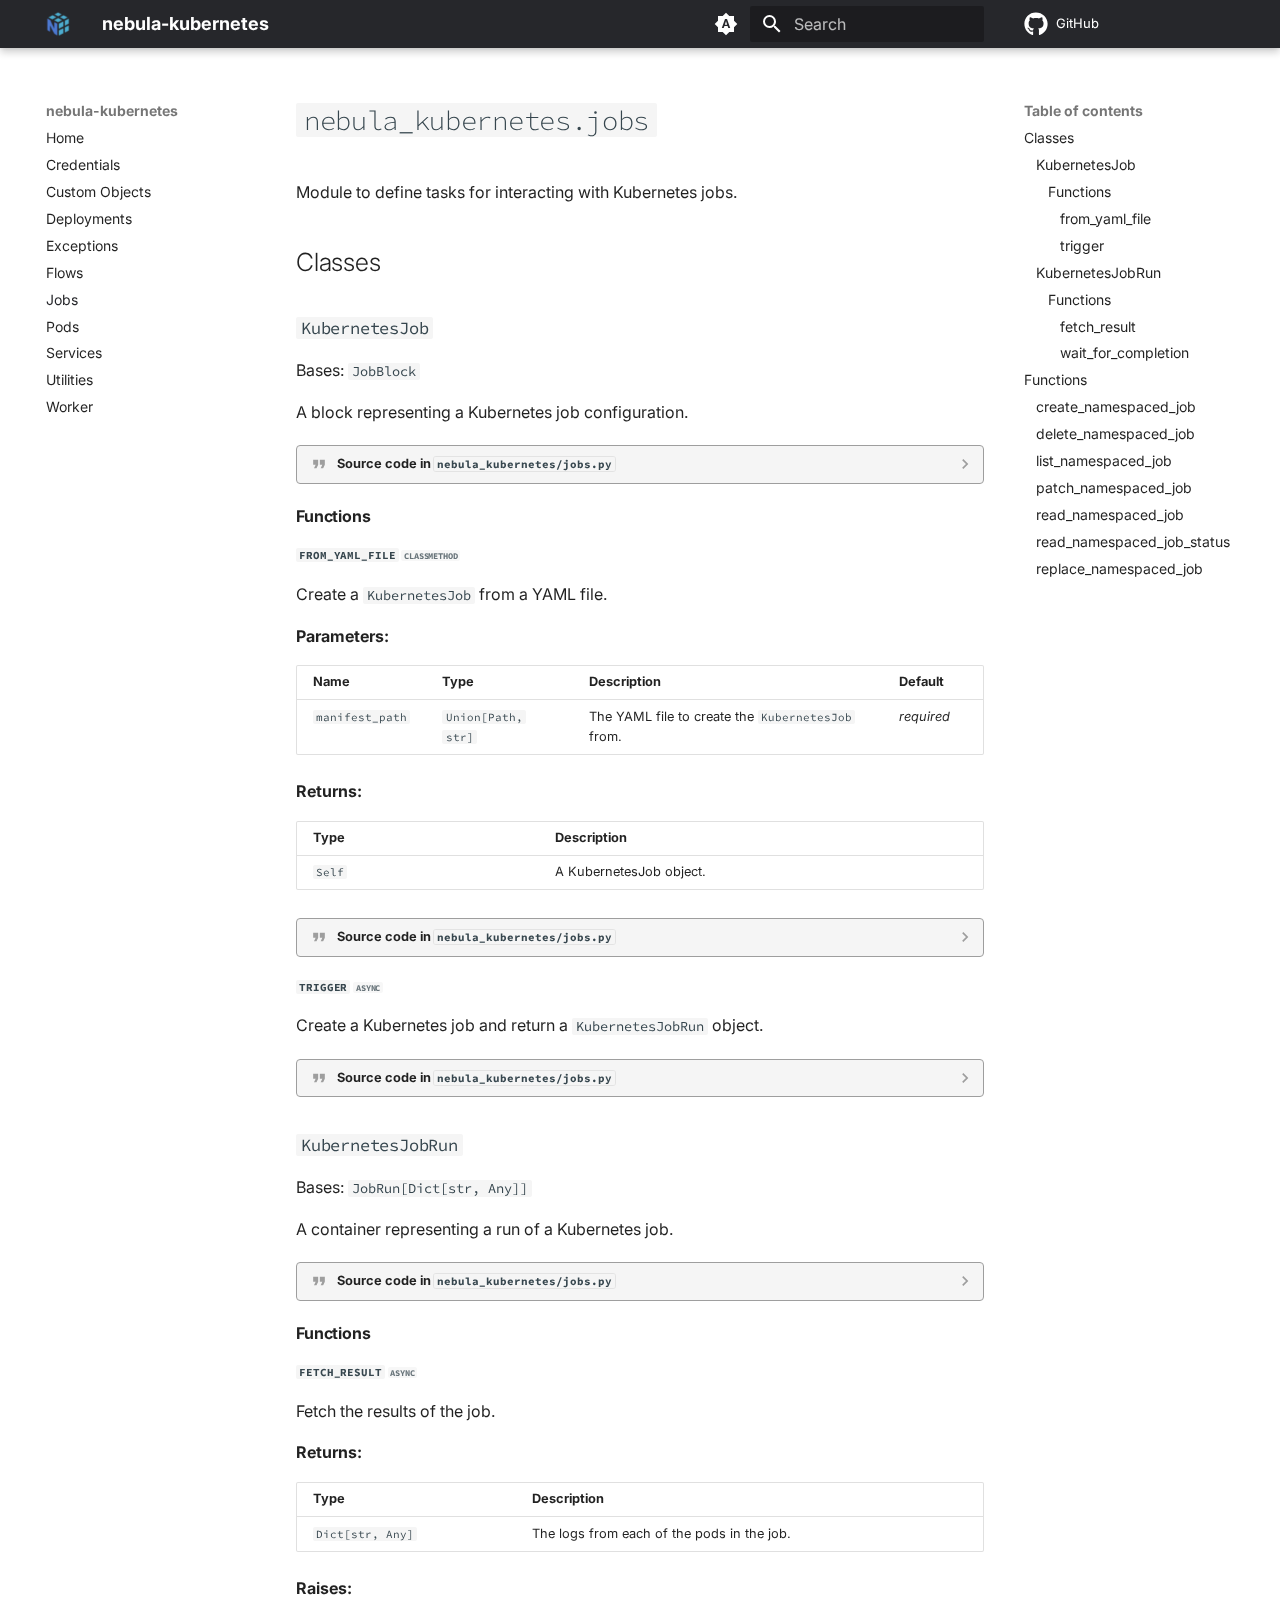
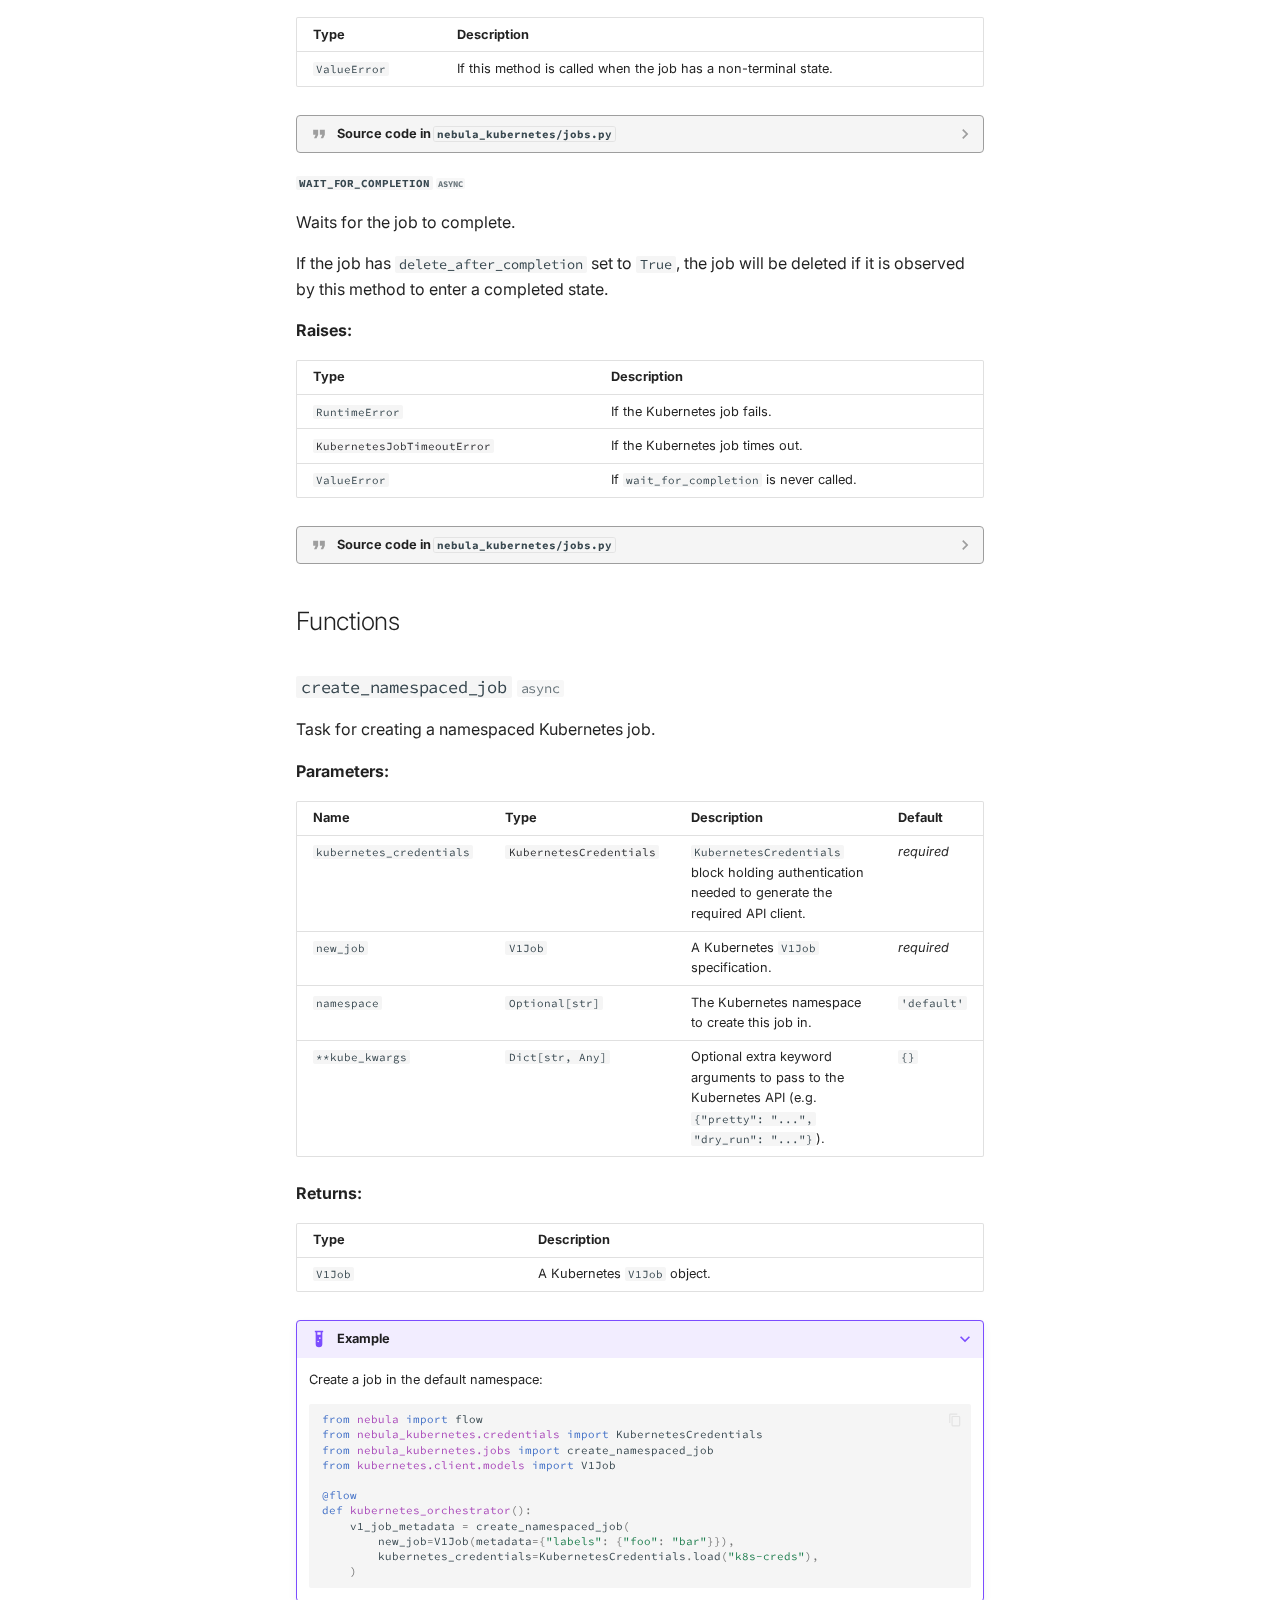
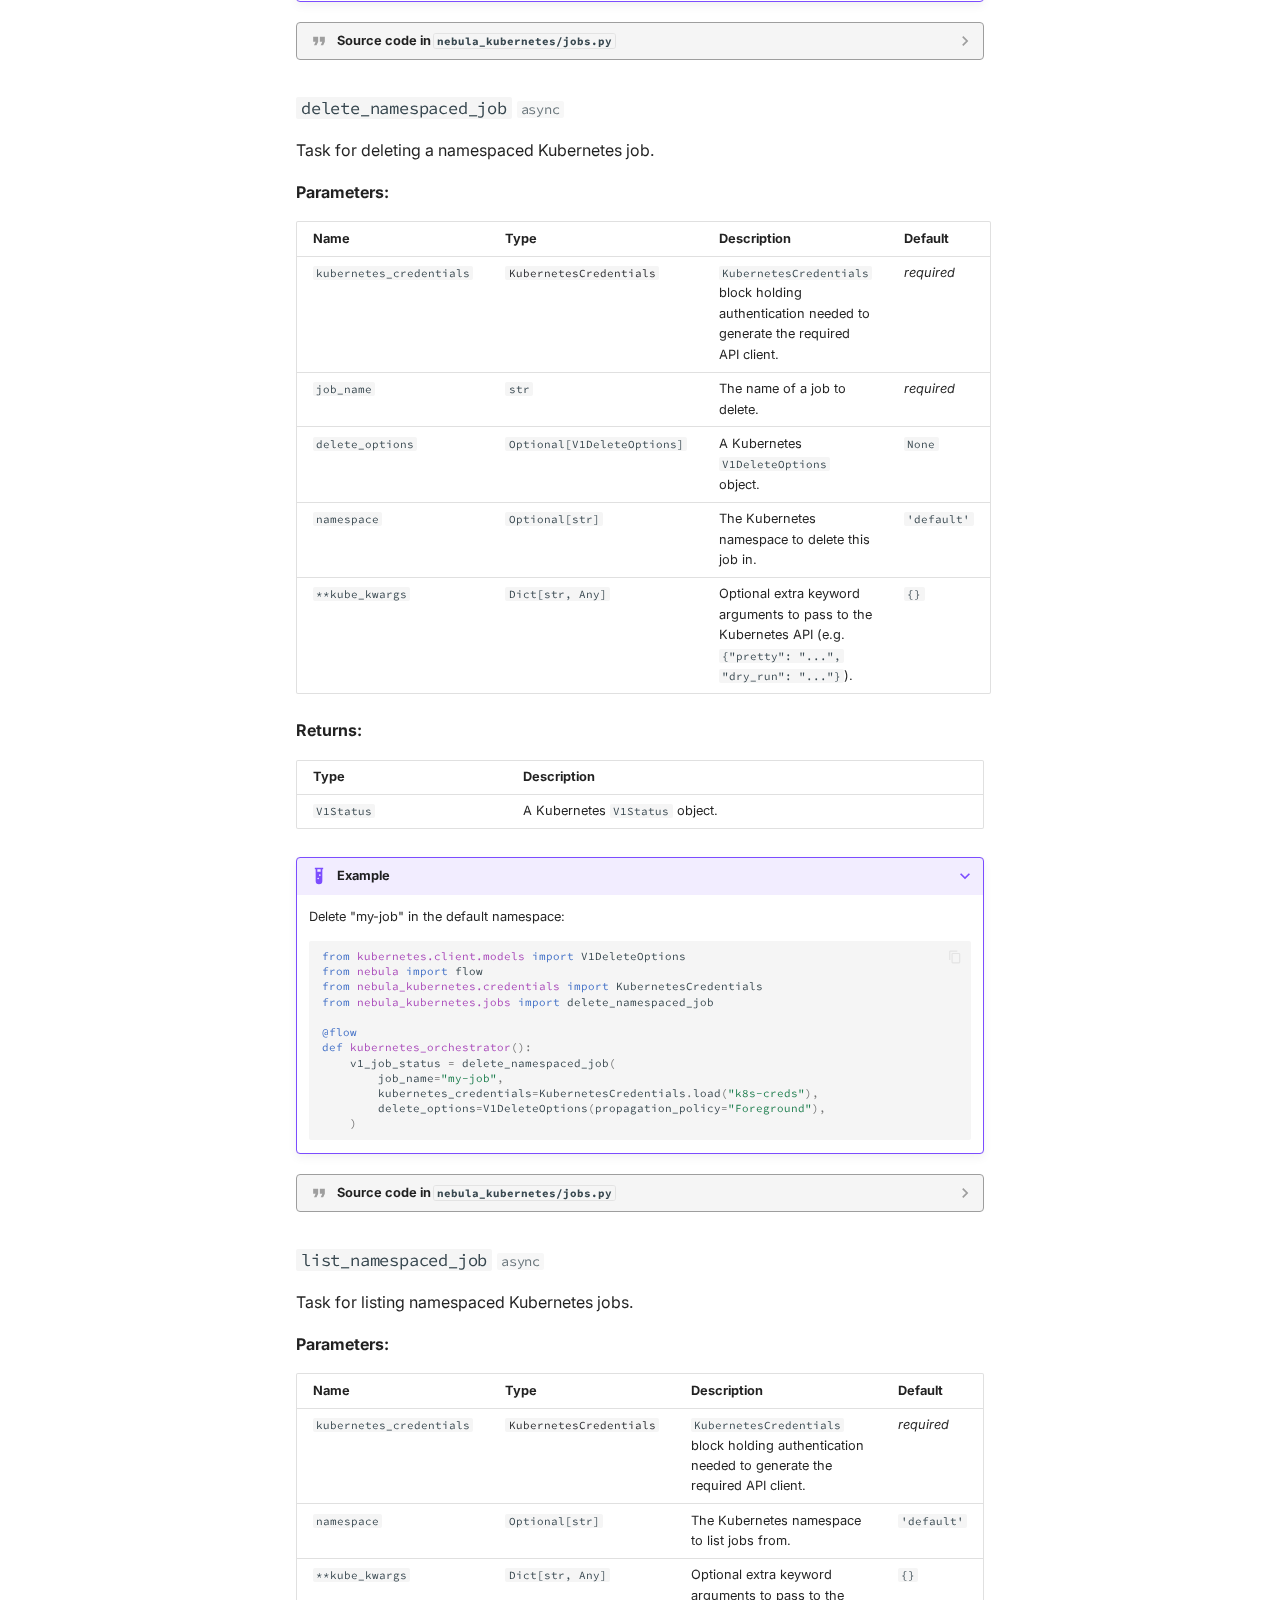
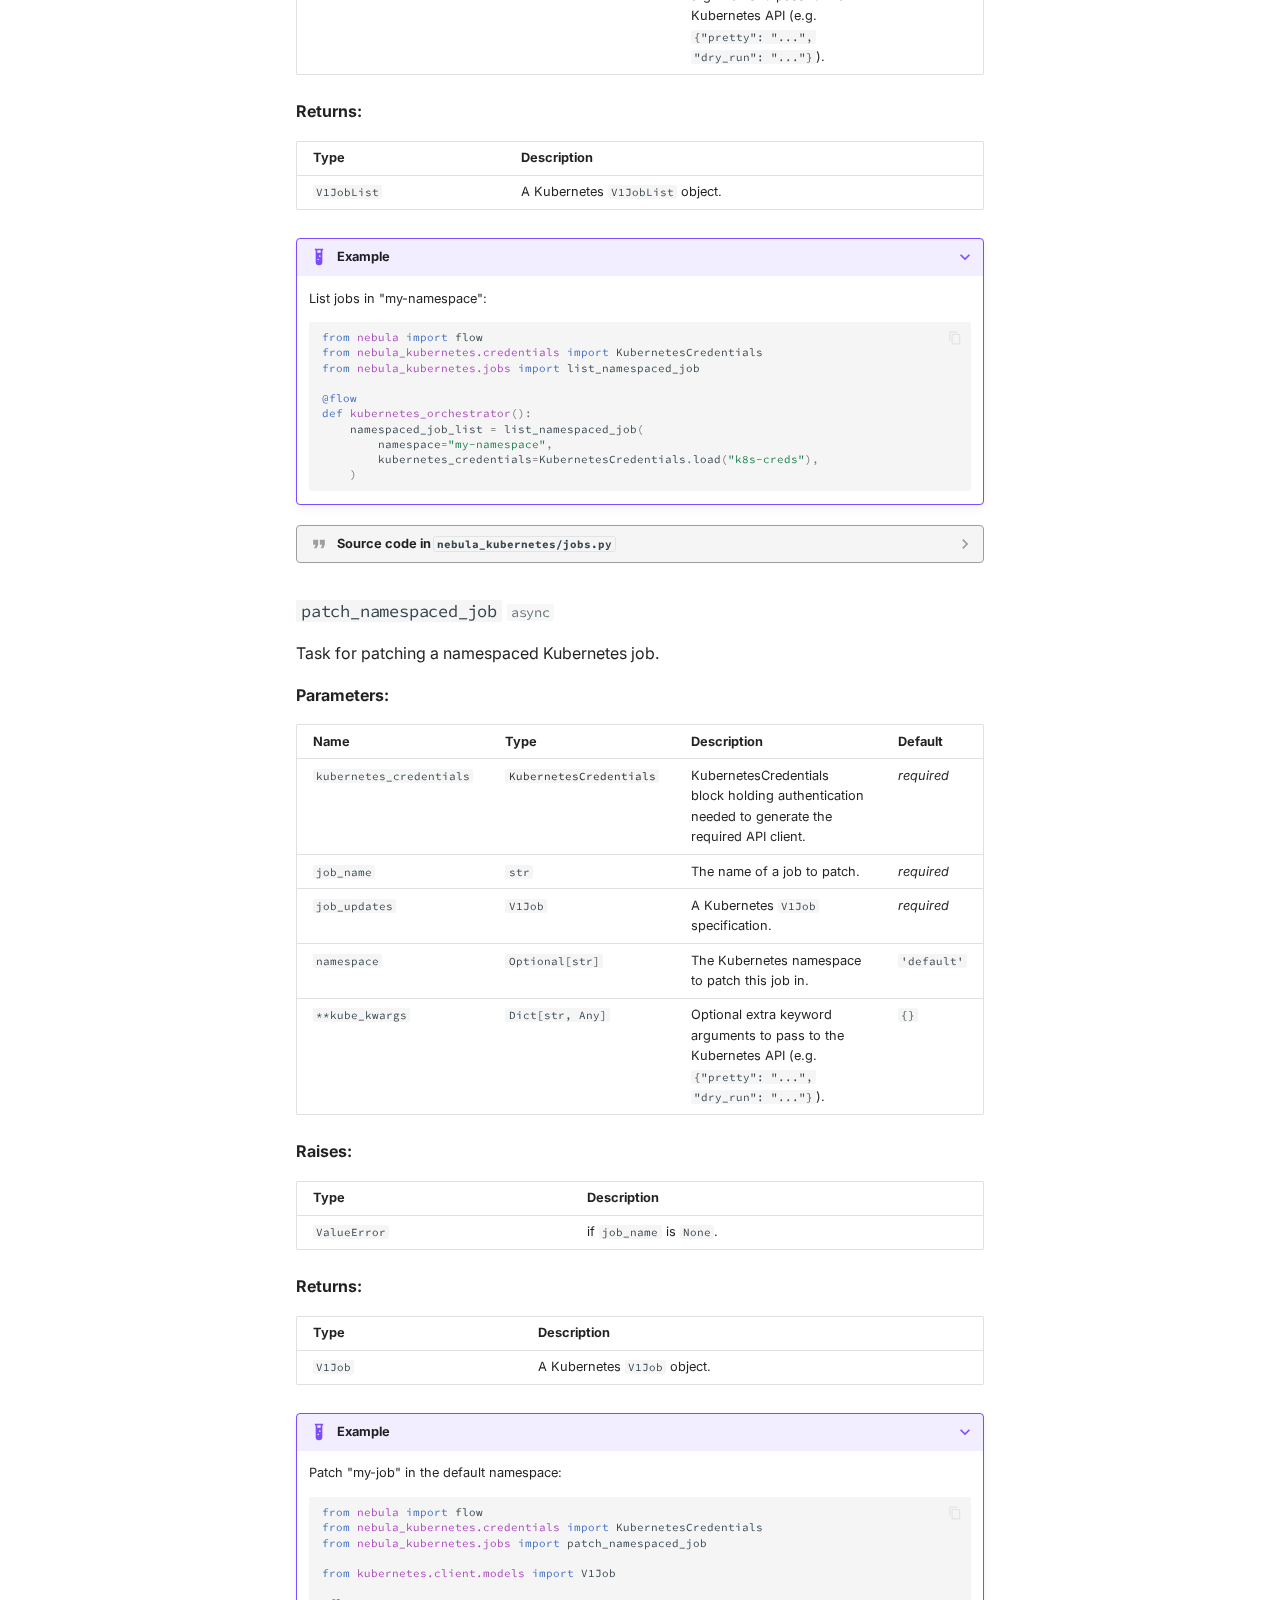
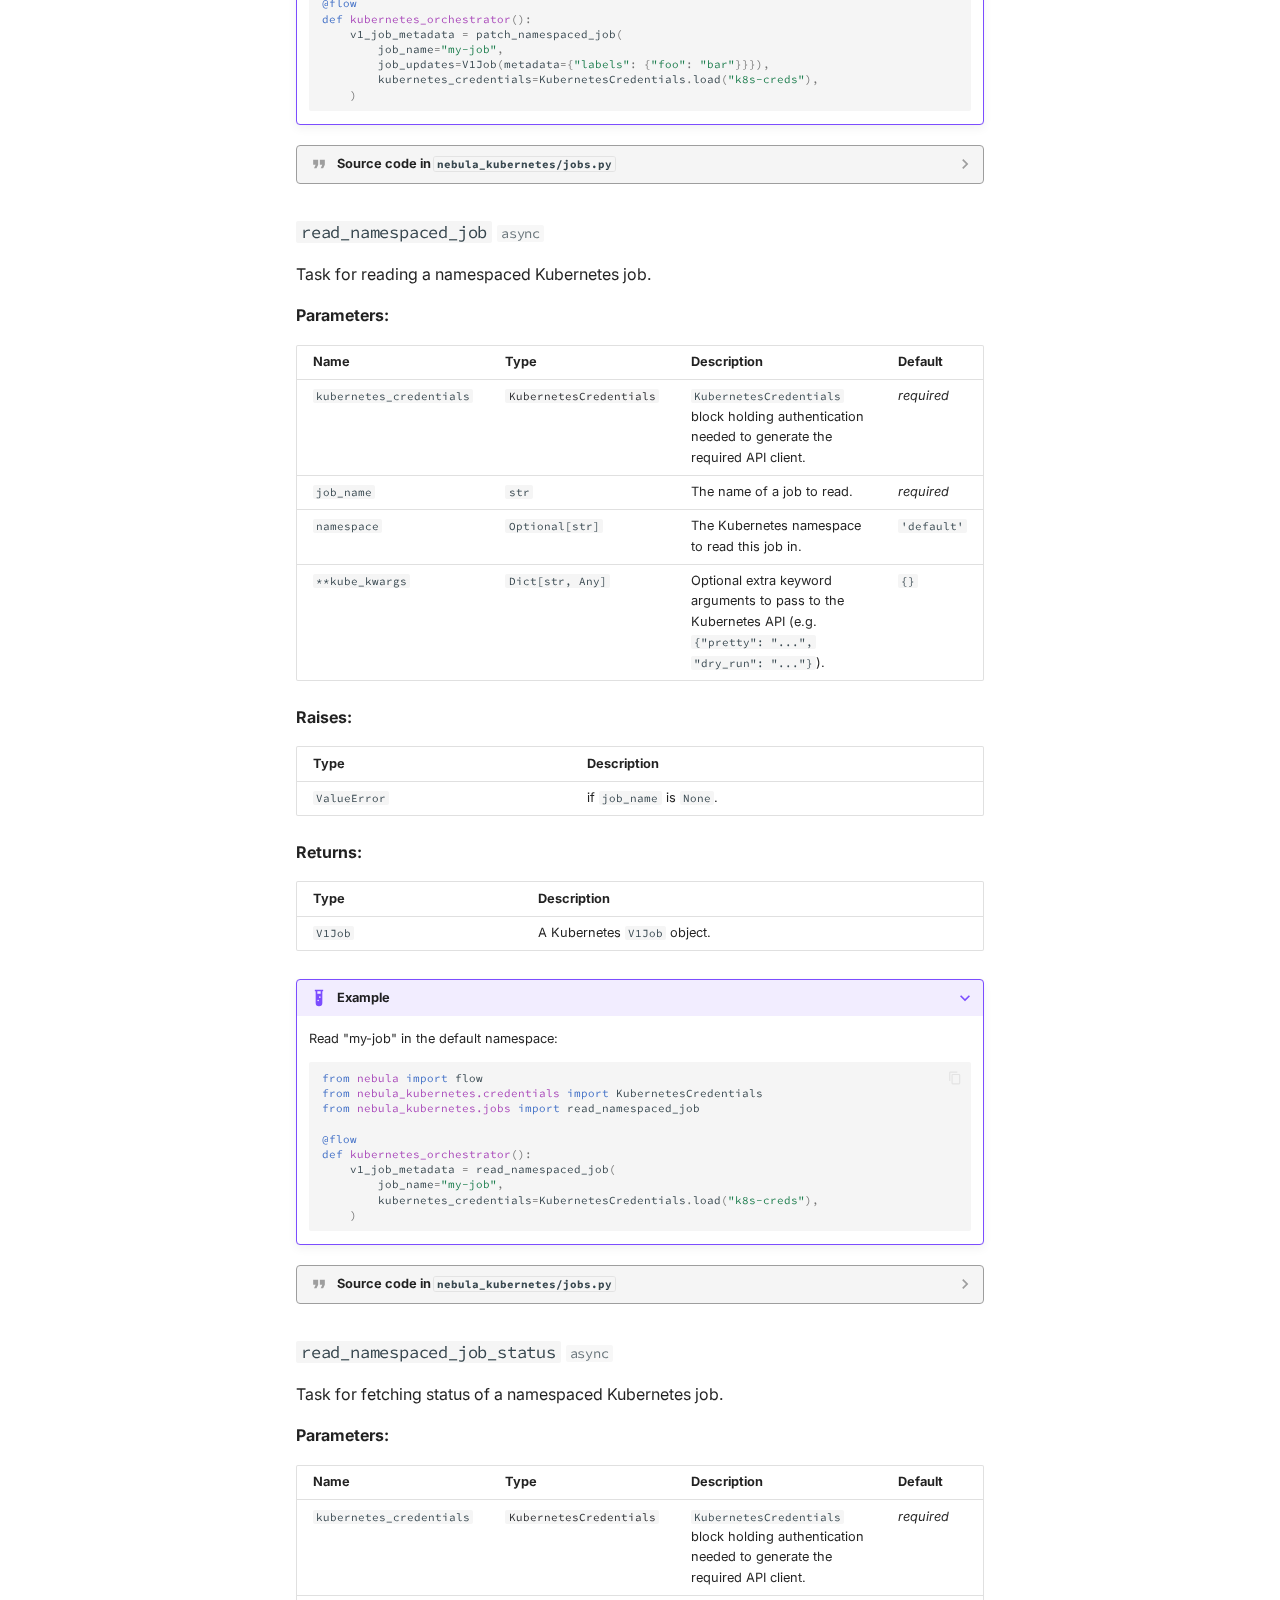
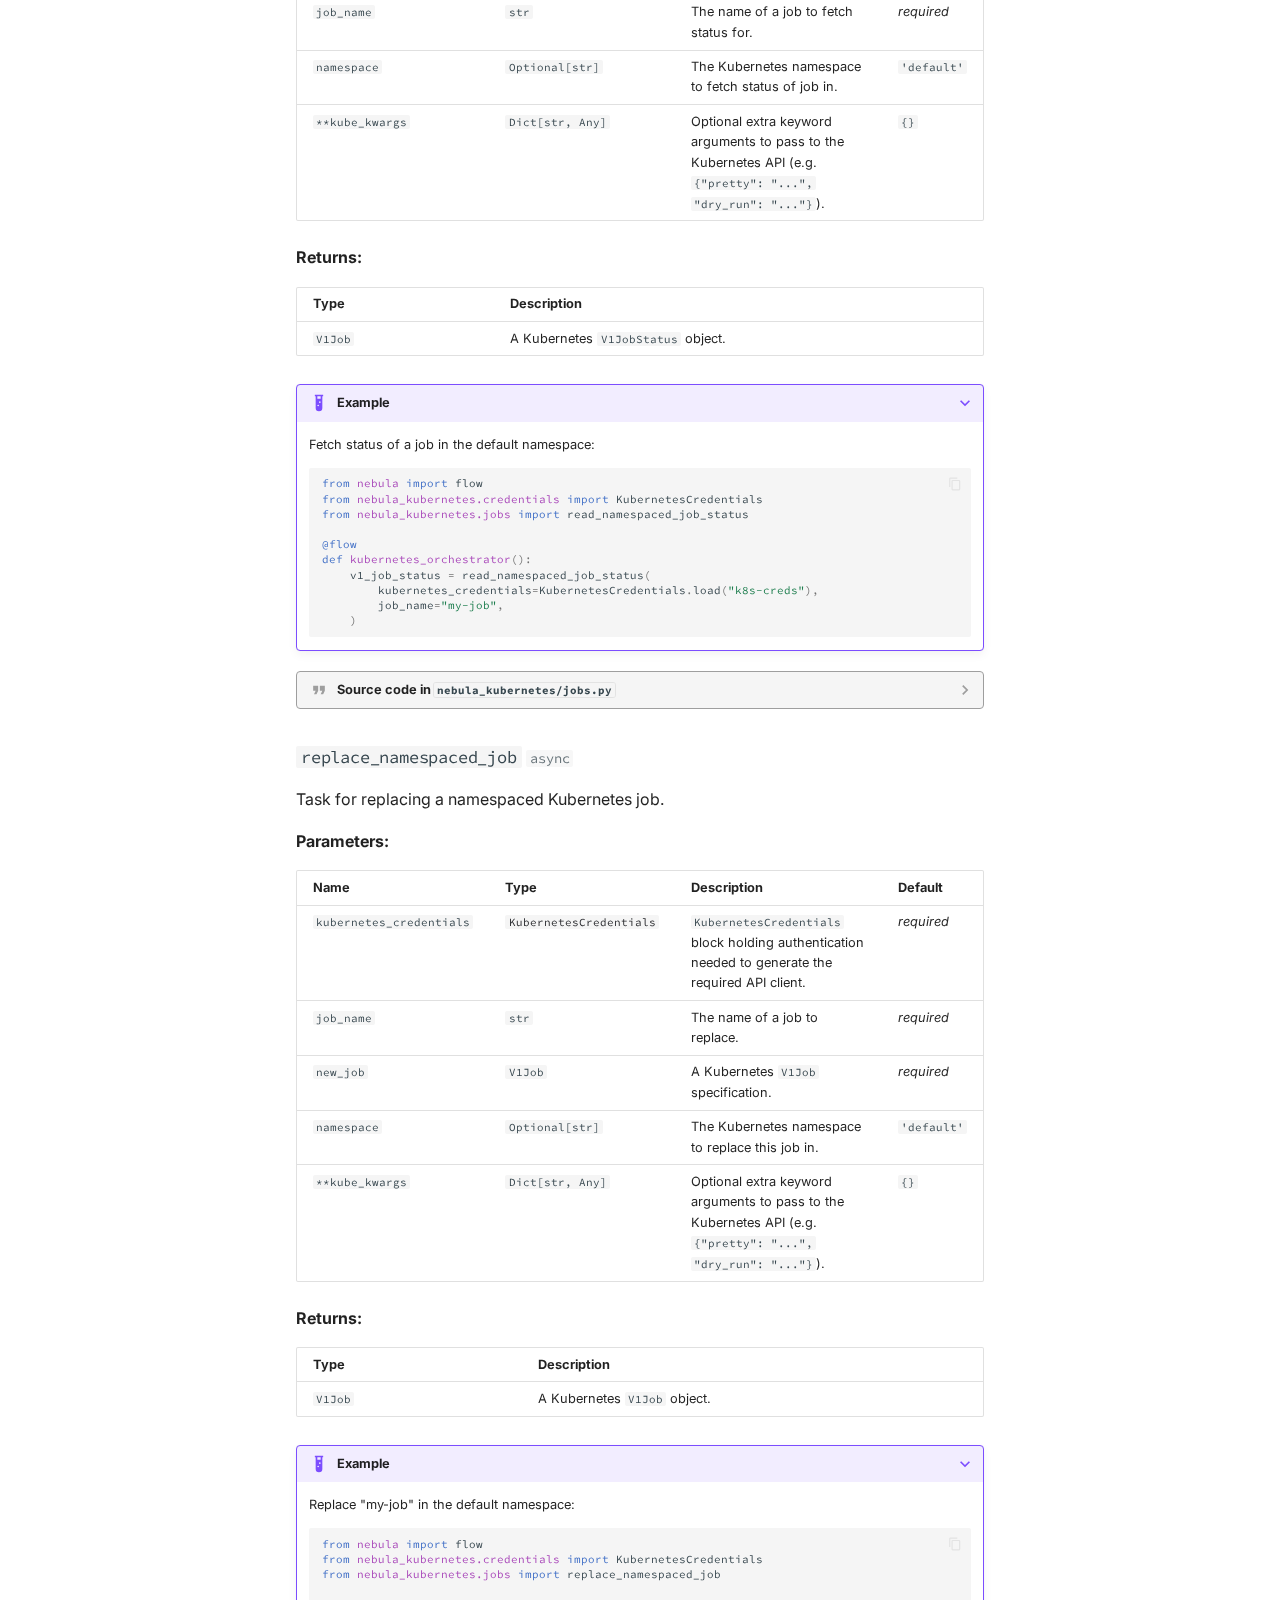
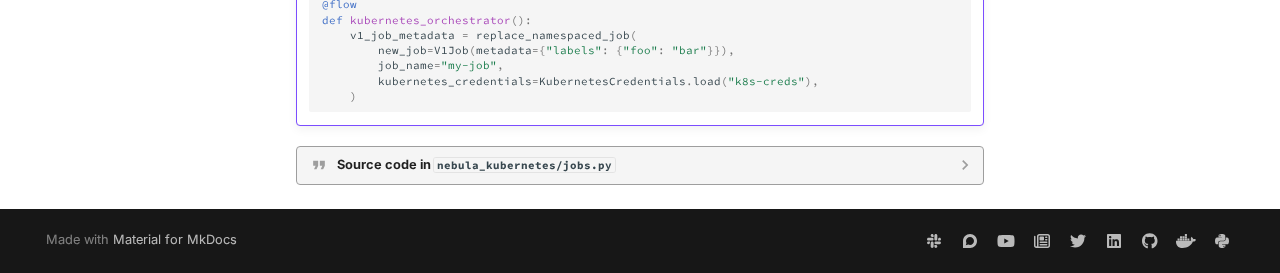
<file: jobs/index.html>
<!doctype html>
<html lang="en" class="no-js">
  <head>
    
      <meta charset="utf-8">
      <meta name="viewport" content="width=device-width,initial-scale=1">
      
      
      
      
        <link rel="prev" href="../flows/">
      
      
        <link rel="next" href="../pods/">
      
      
      <link rel="icon" href="../img/favicon.ico">
      <meta name="generator" content="mkdocs-1.5.3, mkdocs-material-9.5.15">
    
    
      
        <title>Jobs - nebula-kubernetes</title>
      
    
    
      <link rel="stylesheet" href="../assets/stylesheets/main.7e359304.min.css">
      
        
        <link rel="stylesheet" href="../assets/stylesheets/palette.06af60db.min.css">
      
      


    
    
      
    
    
      
        
        
        <link rel="preconnect" href="https://fonts.gstatic.com" crossorigin>
        <link rel="stylesheet" href="https://fonts.googleapis.com/css?family=Inter:300,300i,400,400i,700,700i%7CSource+Code+Pro:400,400i,700,700i&display=fallback">
        <style>:root{--md-text-font:"Inter";--md-code-font:"Source Code Pro"}</style>
      
    
    
      <link rel="stylesheet" href="../assets/_mkdocstrings.css">
    
      <link rel="stylesheet" href="../stylesheets/extra.css">
    
    <script>__md_scope=new URL("..",location),__md_hash=e=>[...e].reduce((e,_)=>(e<<5)-e+_.charCodeAt(0),0),__md_get=(e,_=localStorage,t=__md_scope)=>JSON.parse(_.getItem(t.pathname+"."+e)),__md_set=(e,_,t=localStorage,a=__md_scope)=>{try{t.setItem(a.pathname+"."+e,JSON.stringify(_))}catch(e){}}</script>
    
      
  


  <!-- Google tag (gtag.js) -->
<script async src="https://www.googletagmanager.com/gtag/js?id=G-8CSMBCQDKN"></script>
<script>
    window.dataLayer = window.dataLayer || [];
    function gtag(){dataLayer.push(arguments);}
    gtag('js', new Date());

    gtag('config', 'G-8CSMBCQDKN');
</script>
<!-- Segment analytics -->
<script>
    !function(){var analytics=window.analytics=window.analytics||[];if(!analytics.initialize)if(analytics.invoked)window.console&&console.error&&console.error("Segment snippet included twice.");else{analytics.invoked=!0;analytics.methods=["trackSubmit","trackClick","trackLink","trackForm","pageview","identify","reset","group","track","ready","alias","debug","page","once","off","on","addSourceMiddleware","addIntegrationMiddleware","setAnonymousId","addDestinationMiddleware"];analytics.factory=function(e){return function(){var t=Array.prototype.slice.call(arguments);t.unshift(e);analytics.push(t);return analytics}};for(var e=0;e<analytics.methods.length;e++){var key=analytics.methods[e];analytics[key]=analytics.factory(key)}analytics.load=function(key,e){var t=document.createElement("script");t.type="text/javascript";t.async=!0;t.src="https://cdn.segment.com/analytics.js/v1/" + key + "/analytics.min.js";var n=document.getElementsByTagName("script")[0];n.parentNode.insertBefore(t,n);analytics._loadOptions=e};analytics._writeKey="xDLAoTXsNYpC4Y6JucKnJ8W1MYBuyAbD";;analytics.SNIPPET_VERSION="4.15.3";
    analytics.load("xDLAoTXsNYpC4Y6JucKnJ8W1MYBuyAbD");
    analytics.page();
    }}();
</script>
  
    <script>"undefined"!=typeof __md_analytics&&__md_analytics()</script>
  

    
    
    
  </head>
  
  
    
    
      
    
    
    
    
    <body dir="ltr" data-md-color-scheme="default" data-md-color-primary="indigo" data-md-color-accent="indigo">
  
    
    <input class="md-toggle" data-md-toggle="drawer" type="checkbox" id="__drawer" autocomplete="off">
    <input class="md-toggle" data-md-toggle="search" type="checkbox" id="__search" autocomplete="off">
    <label class="md-overlay" for="__drawer"></label>
    <div data-md-component="skip">
      
        
        <a href="#nebula_kubernetes.jobs" class="md-skip">
          Skip to content
        </a>
      
    </div>
    <div data-md-component="announce">
      
    </div>
    
    
      

  

<header class="md-header md-header--shadow" data-md-component="header">
  <nav class="md-header__inner md-grid" aria-label="Header">
    <a href=".." title="nebula-kubernetes" class="md-header__button md-logo" aria-label="nebula-kubernetes" data-md-component="logo">
      
  <img src="../img/nebula-logo-mark.png" alt="logo">

    </a>
    <label class="md-header__button md-icon" for="__drawer">
      
      <svg xmlns="http://www.w3.org/2000/svg" viewBox="0 0 24 24"><path d="M3 6h18v2H3V6m0 5h18v2H3v-2m0 5h18v2H3v-2Z"/></svg>
    </label>
    <div class="md-header__title" data-md-component="header-title">
      <div class="md-header__ellipsis">
        <div class="md-header__topic">
          <span class="md-ellipsis">
            nebula-kubernetes
          </span>
        </div>
        <div class="md-header__topic" data-md-component="header-topic">
          <span class="md-ellipsis">
            
              Jobs
            
          </span>
        </div>
      </div>
    </div>
    
      
        <form class="md-header__option" data-md-component="palette">
  
    
    
    
    <input class="md-option" data-md-color-media="(prefers-color-scheme)" data-md-color-scheme="default" data-md-color-primary="indigo" data-md-color-accent="indigo"  aria-label="Switch to light mode"  type="radio" name="__palette" id="__palette_0">
    
      <label class="md-header__button md-icon" title="Switch to light mode" for="__palette_1" hidden>
        <svg xmlns="http://www.w3.org/2000/svg" viewBox="0 0 24 24"><path d="m14.3 16-.7-2h-3.2l-.7 2H7.8L11 7h2l3.2 9h-1.9M20 8.69V4h-4.69L12 .69 8.69 4H4v4.69L.69 12 4 15.31V20h4.69L12 23.31 15.31 20H20v-4.69L23.31 12 20 8.69m-9.15 3.96h2.3L12 9l-1.15 3.65Z"/></svg>
      </label>
    
  
    
    
    
    <input class="md-option" data-md-color-media="(prefers-color-scheme: light)" data-md-color-scheme="default" data-md-color-primary="blue" data-md-color-accent="blue"  aria-label="Switch to dark mode"  type="radio" name="__palette" id="__palette_1">
    
      <label class="md-header__button md-icon" title="Switch to dark mode" for="__palette_2" hidden>
        <svg xmlns="http://www.w3.org/2000/svg" viewBox="0 0 24 24"><path d="M12 7a5 5 0 0 1 5 5 5 5 0 0 1-5 5 5 5 0 0 1-5-5 5 5 0 0 1 5-5m0 2a3 3 0 0 0-3 3 3 3 0 0 0 3 3 3 3 0 0 0 3-3 3 3 0 0 0-3-3m0-7 2.39 3.42C13.65 5.15 12.84 5 12 5c-.84 0-1.65.15-2.39.42L12 2M3.34 7l4.16-.35A7.2 7.2 0 0 0 5.94 8.5c-.44.74-.69 1.5-.83 2.29L3.34 7m.02 10 1.76-3.77a7.131 7.131 0 0 0 2.38 4.14L3.36 17M20.65 7l-1.77 3.79a7.023 7.023 0 0 0-2.38-4.15l4.15.36m-.01 10-4.14.36c.59-.51 1.12-1.14 1.54-1.86.42-.73.69-1.5.83-2.29L20.64 17M12 22l-2.41-3.44c.74.27 1.55.44 2.41.44.82 0 1.63-.17 2.37-.44L12 22Z"/></svg>
      </label>
    
  
    
    
    
    <input class="md-option" data-md-color-media="(prefers-color-scheme: dark)" data-md-color-scheme="slate" data-md-color-primary="blue" data-md-color-accent="blue"  aria-label="Switch to light mode"  type="radio" name="__palette" id="__palette_2">
    
      <label class="md-header__button md-icon" title="Switch to light mode" for="__palette_0" hidden>
        <svg xmlns="http://www.w3.org/2000/svg" viewBox="0 0 24 24"><path d="m17.75 4.09-2.53 1.94.91 3.06-2.63-1.81-2.63 1.81.91-3.06-2.53-1.94L12.44 4l1.06-3 1.06 3 3.19.09m3.5 6.91-1.64 1.25.59 1.98-1.7-1.17-1.7 1.17.59-1.98L15.75 11l2.06-.05L18.5 9l.69 1.95 2.06.05m-2.28 4.95c.83-.08 1.72 1.1 1.19 1.85-.32.45-.66.87-1.08 1.27C15.17 23 8.84 23 4.94 19.07c-3.91-3.9-3.91-10.24 0-14.14.4-.4.82-.76 1.27-1.08.75-.53 1.93.36 1.85 1.19-.27 2.86.69 5.83 2.89 8.02a9.96 9.96 0 0 0 8.02 2.89m-1.64 2.02a12.08 12.08 0 0 1-7.8-3.47c-2.17-2.19-3.33-5-3.49-7.82-2.81 3.14-2.7 7.96.31 10.98 3.02 3.01 7.84 3.12 10.98.31Z"/></svg>
      </label>
    
  
</form>
      
    
    
      <script>var media,input,key,value,palette=__md_get("__palette");if(palette&&palette.color){"(prefers-color-scheme)"===palette.color.media&&(media=matchMedia("(prefers-color-scheme: light)"),input=document.querySelector(media.matches?"[data-md-color-media='(prefers-color-scheme: light)']":"[data-md-color-media='(prefers-color-scheme: dark)']"),palette.color.media=input.getAttribute("data-md-color-media"),palette.color.scheme=input.getAttribute("data-md-color-scheme"),palette.color.primary=input.getAttribute("data-md-color-primary"),palette.color.accent=input.getAttribute("data-md-color-accent"));for([key,value]of Object.entries(palette.color))document.body.setAttribute("data-md-color-"+key,value)}</script>
    
    
    
      <label class="md-header__button md-icon" for="__search">
        
        <svg xmlns="http://www.w3.org/2000/svg" viewBox="0 0 24 24"><path d="M9.5 3A6.5 6.5 0 0 1 16 9.5c0 1.61-.59 3.09-1.56 4.23l.27.27h.79l5 5-1.5 1.5-5-5v-.79l-.27-.27A6.516 6.516 0 0 1 9.5 16 6.5 6.5 0 0 1 3 9.5 6.5 6.5 0 0 1 9.5 3m0 2C7 5 5 7 5 9.5S7 14 9.5 14 14 12 14 9.5 12 5 9.5 5Z"/></svg>
      </label>
      <div class="md-search" data-md-component="search" role="dialog">
  <label class="md-search__overlay" for="__search"></label>
  <div class="md-search__inner" role="search">
    <form class="md-search__form" name="search">
      <input type="text" class="md-search__input" name="query" aria-label="Search" placeholder="Search" autocapitalize="off" autocorrect="off" autocomplete="off" spellcheck="false" data-md-component="search-query" required>
      <label class="md-search__icon md-icon" for="__search">
        
        <svg xmlns="http://www.w3.org/2000/svg" viewBox="0 0 24 24"><path d="M9.5 3A6.5 6.5 0 0 1 16 9.5c0 1.61-.59 3.09-1.56 4.23l.27.27h.79l5 5-1.5 1.5-5-5v-.79l-.27-.27A6.516 6.516 0 0 1 9.5 16 6.5 6.5 0 0 1 3 9.5 6.5 6.5 0 0 1 9.5 3m0 2C7 5 5 7 5 9.5S7 14 9.5 14 14 12 14 9.5 12 5 9.5 5Z"/></svg>
        
        <svg xmlns="http://www.w3.org/2000/svg" viewBox="0 0 24 24"><path d="M20 11v2H8l5.5 5.5-1.42 1.42L4.16 12l7.92-7.92L13.5 5.5 8 11h12Z"/></svg>
      </label>
      <nav class="md-search__options" aria-label="Search">
        
        <button type="reset" class="md-search__icon md-icon" title="Clear" aria-label="Clear" tabindex="-1">
          
          <svg xmlns="http://www.w3.org/2000/svg" viewBox="0 0 24 24"><path d="M19 6.41 17.59 5 12 10.59 6.41 5 5 6.41 10.59 12 5 17.59 6.41 19 12 13.41 17.59 19 19 17.59 13.41 12 19 6.41Z"/></svg>
        </button>
      </nav>
      
    </form>
    <div class="md-search__output">
      <div class="md-search__scrollwrap" data-md-scrollfix>
        <div class="md-search-result" data-md-component="search-result">
          <div class="md-search-result__meta">
            Initializing search
          </div>
          <ol class="md-search-result__list" role="presentation"></ol>
        </div>
      </div>
    </div>
  </div>
</div>
    
    
      <div class="md-header__source">
        <a href="https://github.com/kozmoai/nebula-kubernetes" title="Go to repository" class="md-source" data-md-component="source">
  <div class="md-source__icon md-icon">
    
    <svg xmlns="http://www.w3.org/2000/svg" viewBox="0 0 496 512"><!--! Font Awesome Free 6.5.1 by @fontawesome - https://fontawesome.com License - https://fontawesome.com/license/free (Icons: CC BY 4.0, Fonts: SIL OFL 1.1, Code: MIT License) Copyright 2023 Fonticons, Inc.--><path d="M165.9 397.4c0 2-2.3 3.6-5.2 3.6-3.3.3-5.6-1.3-5.6-3.6 0-2 2.3-3.6 5.2-3.6 3-.3 5.6 1.3 5.6 3.6zm-31.1-4.5c-.7 2 1.3 4.3 4.3 4.9 2.6 1 5.6 0 6.2-2s-1.3-4.3-4.3-5.2c-2.6-.7-5.5.3-6.2 2.3zm44.2-1.7c-2.9.7-4.9 2.6-4.6 4.9.3 2 2.9 3.3 5.9 2.6 2.9-.7 4.9-2.6 4.6-4.6-.3-1.9-3-3.2-5.9-2.9zM244.8 8C106.1 8 0 113.3 0 252c0 110.9 69.8 205.8 169.5 239.2 12.8 2.3 17.3-5.6 17.3-12.1 0-6.2-.3-40.4-.3-61.4 0 0-70 15-84.7-29.8 0 0-11.4-29.1-27.8-36.6 0 0-22.9-15.7 1.6-15.4 0 0 24.9 2 38.6 25.8 21.9 38.6 58.6 27.5 72.9 20.9 2.3-16 8.8-27.1 16-33.7-55.9-6.2-112.3-14.3-112.3-110.5 0-27.5 7.6-41.3 23.6-58.9-2.6-6.5-11.1-33.3 2.6-67.9 20.9-6.5 69 27 69 27 20-5.6 41.5-8.5 62.8-8.5s42.8 2.9 62.8 8.5c0 0 48.1-33.6 69-27 13.7 34.7 5.2 61.4 2.6 67.9 16 17.7 25.8 31.5 25.8 58.9 0 96.5-58.9 104.2-114.8 110.5 9.2 7.9 17 22.9 17 46.4 0 33.7-.3 75.4-.3 83.6 0 6.5 4.6 14.4 17.3 12.1C428.2 457.8 496 362.9 496 252 496 113.3 383.5 8 244.8 8zM97.2 352.9c-1.3 1-1 3.3.7 5.2 1.6 1.6 3.9 2.3 5.2 1 1.3-1 1-3.3-.7-5.2-1.6-1.6-3.9-2.3-5.2-1zm-10.8-8.1c-.7 1.3.3 2.9 2.3 3.9 1.6 1 3.6.7 4.3-.7.7-1.3-.3-2.9-2.3-3.9-2-.6-3.6-.3-4.3.7zm32.4 35.6c-1.6 1.3-1 4.3 1.3 6.2 2.3 2.3 5.2 2.6 6.5 1 1.3-1.3.7-4.3-1.3-6.2-2.2-2.3-5.2-2.6-6.5-1zm-11.4-14.7c-1.6 1-1.6 3.6 0 5.9 1.6 2.3 4.3 3.3 5.6 2.3 1.6-1.3 1.6-3.9 0-6.2-1.4-2.3-4-3.3-5.6-2z"/></svg>
  </div>
  <div class="md-source__repository">
    GitHub
  </div>
</a>
      </div>
    
  </nav>
  
</header>
    
    <div class="md-container" data-md-component="container">
      
      
        
          
        
      
      <main class="md-main" data-md-component="main">
        <div class="md-main__inner md-grid">
          
            
              
              <div class="md-sidebar md-sidebar--primary" data-md-component="sidebar" data-md-type="navigation" >
                <div class="md-sidebar__scrollwrap">
                  <div class="md-sidebar__inner">
                    



<nav class="md-nav md-nav--primary" aria-label="Navigation" data-md-level="0">
  <label class="md-nav__title" for="__drawer">
    <a href=".." title="nebula-kubernetes" class="md-nav__button md-logo" aria-label="nebula-kubernetes" data-md-component="logo">
      
  <img src="../img/nebula-logo-mark.png" alt="logo">

    </a>
    nebula-kubernetes
  </label>
  
    <div class="md-nav__source">
      <a href="https://github.com/kozmoai/nebula-kubernetes" title="Go to repository" class="md-source" data-md-component="source">
  <div class="md-source__icon md-icon">
    
    <svg xmlns="http://www.w3.org/2000/svg" viewBox="0 0 496 512"><!--! Font Awesome Free 6.5.1 by @fontawesome - https://fontawesome.com License - https://fontawesome.com/license/free (Icons: CC BY 4.0, Fonts: SIL OFL 1.1, Code: MIT License) Copyright 2023 Fonticons, Inc.--><path d="M165.9 397.4c0 2-2.3 3.6-5.2 3.6-3.3.3-5.6-1.3-5.6-3.6 0-2 2.3-3.6 5.2-3.6 3-.3 5.6 1.3 5.6 3.6zm-31.1-4.5c-.7 2 1.3 4.3 4.3 4.9 2.6 1 5.6 0 6.2-2s-1.3-4.3-4.3-5.2c-2.6-.7-5.5.3-6.2 2.3zm44.2-1.7c-2.9.7-4.9 2.6-4.6 4.9.3 2 2.9 3.3 5.9 2.6 2.9-.7 4.9-2.6 4.6-4.6-.3-1.9-3-3.2-5.9-2.9zM244.8 8C106.1 8 0 113.3 0 252c0 110.9 69.8 205.8 169.5 239.2 12.8 2.3 17.3-5.6 17.3-12.1 0-6.2-.3-40.4-.3-61.4 0 0-70 15-84.7-29.8 0 0-11.4-29.1-27.8-36.6 0 0-22.9-15.7 1.6-15.4 0 0 24.9 2 38.6 25.8 21.9 38.6 58.6 27.5 72.9 20.9 2.3-16 8.8-27.1 16-33.7-55.9-6.2-112.3-14.3-112.3-110.5 0-27.5 7.6-41.3 23.6-58.9-2.6-6.5-11.1-33.3 2.6-67.9 20.9-6.5 69 27 69 27 20-5.6 41.5-8.5 62.8-8.5s42.8 2.9 62.8 8.5c0 0 48.1-33.6 69-27 13.7 34.7 5.2 61.4 2.6 67.9 16 17.7 25.8 31.5 25.8 58.9 0 96.5-58.9 104.2-114.8 110.5 9.2 7.9 17 22.9 17 46.4 0 33.7-.3 75.4-.3 83.6 0 6.5 4.6 14.4 17.3 12.1C428.2 457.8 496 362.9 496 252 496 113.3 383.5 8 244.8 8zM97.2 352.9c-1.3 1-1 3.3.7 5.2 1.6 1.6 3.9 2.3 5.2 1 1.3-1 1-3.3-.7-5.2-1.6-1.6-3.9-2.3-5.2-1zm-10.8-8.1c-.7 1.3.3 2.9 2.3 3.9 1.6 1 3.6.7 4.3-.7.7-1.3-.3-2.9-2.3-3.9-2-.6-3.6-.3-4.3.7zm32.4 35.6c-1.6 1.3-1 4.3 1.3 6.2 2.3 2.3 5.2 2.6 6.5 1 1.3-1.3.7-4.3-1.3-6.2-2.2-2.3-5.2-2.6-6.5-1zm-11.4-14.7c-1.6 1-1.6 3.6 0 5.9 1.6 2.3 4.3 3.3 5.6 2.3 1.6-1.3 1.6-3.9 0-6.2-1.4-2.3-4-3.3-5.6-2z"/></svg>
  </div>
  <div class="md-source__repository">
    GitHub
  </div>
</a>
    </div>
  
  <ul class="md-nav__list" data-md-scrollfix>
    
      
      
  
  
  
  
    <li class="md-nav__item">
      <a href=".." class="md-nav__link">
        
  
  <span class="md-ellipsis">
    Home
  </span>
  

      </a>
    </li>
  

    
      
      
  
  
  
  
    <li class="md-nav__item">
      <a href="../credentials/" class="md-nav__link">
        
  
  <span class="md-ellipsis">
    Credentials
  </span>
  

      </a>
    </li>
  

    
      
      
  
  
  
  
    <li class="md-nav__item">
      <a href="../custom_objects/" class="md-nav__link">
        
  
  <span class="md-ellipsis">
    Custom Objects
  </span>
  

      </a>
    </li>
  

    
      
      
  
  
  
  
    <li class="md-nav__item">
      <a href="../deployments/" class="md-nav__link">
        
  
  <span class="md-ellipsis">
    Deployments
  </span>
  

      </a>
    </li>
  

    
      
      
  
  
  
  
    <li class="md-nav__item">
      <a href="../exceptions/" class="md-nav__link">
        
  
  <span class="md-ellipsis">
    Exceptions
  </span>
  

      </a>
    </li>
  

    
      
      
  
  
  
  
    <li class="md-nav__item">
      <a href="../flows/" class="md-nav__link">
        
  
  <span class="md-ellipsis">
    Flows
  </span>
  

      </a>
    </li>
  

    
      
      
  
  
    
  
  
  
    <li class="md-nav__item md-nav__item--active">
      
      <input class="md-nav__toggle md-toggle" type="checkbox" id="__toc">
      
      
        
      
      
        <label class="md-nav__link md-nav__link--active" for="__toc">
          
  
  <span class="md-ellipsis">
    Jobs
  </span>
  

          <span class="md-nav__icon md-icon"></span>
        </label>
      
      <a href="./" class="md-nav__link md-nav__link--active">
        
  
  <span class="md-ellipsis">
    Jobs
  </span>
  

      </a>
      
        

<nav class="md-nav md-nav--secondary" aria-label="Table of contents">
  
  
  
    
  
  
    <label class="md-nav__title" for="__toc">
      <span class="md-nav__icon md-icon"></span>
      Table of contents
    </label>
    <ul class="md-nav__list" data-md-component="toc" data-md-scrollfix>
      
        <li class="md-nav__item">
  <a href="#nebula_kubernetes.jobs-classes" class="md-nav__link">
    <span class="md-ellipsis">
      Classes
    </span>
  </a>
  
    <nav class="md-nav" aria-label="Classes">
      <ul class="md-nav__list">
        
          <li class="md-nav__item">
  <a href="#nebula_kubernetes.jobs.KubernetesJob" class="md-nav__link">
    <span class="md-ellipsis">
      KubernetesJob
    </span>
  </a>
  
    <nav class="md-nav" aria-label="KubernetesJob">
      <ul class="md-nav__list">
        
          <li class="md-nav__item">
  <a href="#nebula_kubernetes.jobs.KubernetesJob-functions" class="md-nav__link">
    <span class="md-ellipsis">
      Functions
    </span>
  </a>
  
    <nav class="md-nav" aria-label="Functions">
      <ul class="md-nav__list">
        
          <li class="md-nav__item">
  <a href="#nebula_kubernetes.jobs.KubernetesJob.from_yaml_file" class="md-nav__link">
    <span class="md-ellipsis">
      from_yaml_file
    </span>
  </a>
  
</li>
        
          <li class="md-nav__item">
  <a href="#nebula_kubernetes.jobs.KubernetesJob.trigger" class="md-nav__link">
    <span class="md-ellipsis">
      trigger
    </span>
  </a>
  
</li>
        
      </ul>
    </nav>
  
</li>
        
      </ul>
    </nav>
  
</li>
        
          <li class="md-nav__item">
  <a href="#nebula_kubernetes.jobs.KubernetesJobRun" class="md-nav__link">
    <span class="md-ellipsis">
      KubernetesJobRun
    </span>
  </a>
  
    <nav class="md-nav" aria-label="KubernetesJobRun">
      <ul class="md-nav__list">
        
          <li class="md-nav__item">
  <a href="#nebula_kubernetes.jobs.KubernetesJobRun-functions" class="md-nav__link">
    <span class="md-ellipsis">
      Functions
    </span>
  </a>
  
    <nav class="md-nav" aria-label="Functions">
      <ul class="md-nav__list">
        
          <li class="md-nav__item">
  <a href="#nebula_kubernetes.jobs.KubernetesJobRun.fetch_result" class="md-nav__link">
    <span class="md-ellipsis">
      fetch_result
    </span>
  </a>
  
</li>
        
          <li class="md-nav__item">
  <a href="#nebula_kubernetes.jobs.KubernetesJobRun.wait_for_completion" class="md-nav__link">
    <span class="md-ellipsis">
      wait_for_completion
    </span>
  </a>
  
</li>
        
      </ul>
    </nav>
  
</li>
        
      </ul>
    </nav>
  
</li>
        
      </ul>
    </nav>
  
</li>
      
        <li class="md-nav__item">
  <a href="#nebula_kubernetes.jobs-functions" class="md-nav__link">
    <span class="md-ellipsis">
      Functions
    </span>
  </a>
  
    <nav class="md-nav" aria-label="Functions">
      <ul class="md-nav__list">
        
          <li class="md-nav__item">
  <a href="#nebula_kubernetes.jobs.create_namespaced_job" class="md-nav__link">
    <span class="md-ellipsis">
      create_namespaced_job
    </span>
  </a>
  
</li>
        
          <li class="md-nav__item">
  <a href="#nebula_kubernetes.jobs.delete_namespaced_job" class="md-nav__link">
    <span class="md-ellipsis">
      delete_namespaced_job
    </span>
  </a>
  
</li>
        
          <li class="md-nav__item">
  <a href="#nebula_kubernetes.jobs.list_namespaced_job" class="md-nav__link">
    <span class="md-ellipsis">
      list_namespaced_job
    </span>
  </a>
  
</li>
        
          <li class="md-nav__item">
  <a href="#nebula_kubernetes.jobs.patch_namespaced_job" class="md-nav__link">
    <span class="md-ellipsis">
      patch_namespaced_job
    </span>
  </a>
  
</li>
        
          <li class="md-nav__item">
  <a href="#nebula_kubernetes.jobs.read_namespaced_job" class="md-nav__link">
    <span class="md-ellipsis">
      read_namespaced_job
    </span>
  </a>
  
</li>
        
          <li class="md-nav__item">
  <a href="#nebula_kubernetes.jobs.read_namespaced_job_status" class="md-nav__link">
    <span class="md-ellipsis">
      read_namespaced_job_status
    </span>
  </a>
  
</li>
        
          <li class="md-nav__item">
  <a href="#nebula_kubernetes.jobs.replace_namespaced_job" class="md-nav__link">
    <span class="md-ellipsis">
      replace_namespaced_job
    </span>
  </a>
  
</li>
        
      </ul>
    </nav>
  
</li>
      
    </ul>
  
</nav>
      
    </li>
  

    
      
      
  
  
  
  
    <li class="md-nav__item">
      <a href="../pods/" class="md-nav__link">
        
  
  <span class="md-ellipsis">
    Pods
  </span>
  

      </a>
    </li>
  

    
      
      
  
  
  
  
    <li class="md-nav__item">
      <a href="../services/" class="md-nav__link">
        
  
  <span class="md-ellipsis">
    Services
  </span>
  

      </a>
    </li>
  

    
      
      
  
  
  
  
    <li class="md-nav__item">
      <a href="../utilities/" class="md-nav__link">
        
  
  <span class="md-ellipsis">
    Utilities
  </span>
  

      </a>
    </li>
  

    
      
      
  
  
  
  
    <li class="md-nav__item">
      <a href="../worker/" class="md-nav__link">
        
  
  <span class="md-ellipsis">
    Worker
  </span>
  

      </a>
    </li>
  

    
  </ul>
</nav>
                  </div>
                </div>
              </div>
            
            
              
              <div class="md-sidebar md-sidebar--secondary" data-md-component="sidebar" data-md-type="toc" >
                <div class="md-sidebar__scrollwrap">
                  <div class="md-sidebar__inner">
                    

<nav class="md-nav md-nav--secondary" aria-label="Table of contents">
  
  
  
    
  
  
    <label class="md-nav__title" for="__toc">
      <span class="md-nav__icon md-icon"></span>
      Table of contents
    </label>
    <ul class="md-nav__list" data-md-component="toc" data-md-scrollfix>
      
        <li class="md-nav__item">
  <a href="#nebula_kubernetes.jobs-classes" class="md-nav__link">
    <span class="md-ellipsis">
      Classes
    </span>
  </a>
  
    <nav class="md-nav" aria-label="Classes">
      <ul class="md-nav__list">
        
          <li class="md-nav__item">
  <a href="#nebula_kubernetes.jobs.KubernetesJob" class="md-nav__link">
    <span class="md-ellipsis">
      KubernetesJob
    </span>
  </a>
  
    <nav class="md-nav" aria-label="KubernetesJob">
      <ul class="md-nav__list">
        
          <li class="md-nav__item">
  <a href="#nebula_kubernetes.jobs.KubernetesJob-functions" class="md-nav__link">
    <span class="md-ellipsis">
      Functions
    </span>
  </a>
  
    <nav class="md-nav" aria-label="Functions">
      <ul class="md-nav__list">
        
          <li class="md-nav__item">
  <a href="#nebula_kubernetes.jobs.KubernetesJob.from_yaml_file" class="md-nav__link">
    <span class="md-ellipsis">
      from_yaml_file
    </span>
  </a>
  
</li>
        
          <li class="md-nav__item">
  <a href="#nebula_kubernetes.jobs.KubernetesJob.trigger" class="md-nav__link">
    <span class="md-ellipsis">
      trigger
    </span>
  </a>
  
</li>
        
      </ul>
    </nav>
  
</li>
        
      </ul>
    </nav>
  
</li>
        
          <li class="md-nav__item">
  <a href="#nebula_kubernetes.jobs.KubernetesJobRun" class="md-nav__link">
    <span class="md-ellipsis">
      KubernetesJobRun
    </span>
  </a>
  
    <nav class="md-nav" aria-label="KubernetesJobRun">
      <ul class="md-nav__list">
        
          <li class="md-nav__item">
  <a href="#nebula_kubernetes.jobs.KubernetesJobRun-functions" class="md-nav__link">
    <span class="md-ellipsis">
      Functions
    </span>
  </a>
  
    <nav class="md-nav" aria-label="Functions">
      <ul class="md-nav__list">
        
          <li class="md-nav__item">
  <a href="#nebula_kubernetes.jobs.KubernetesJobRun.fetch_result" class="md-nav__link">
    <span class="md-ellipsis">
      fetch_result
    </span>
  </a>
  
</li>
        
          <li class="md-nav__item">
  <a href="#nebula_kubernetes.jobs.KubernetesJobRun.wait_for_completion" class="md-nav__link">
    <span class="md-ellipsis">
      wait_for_completion
    </span>
  </a>
  
</li>
        
      </ul>
    </nav>
  
</li>
        
      </ul>
    </nav>
  
</li>
        
      </ul>
    </nav>
  
</li>
      
        <li class="md-nav__item">
  <a href="#nebula_kubernetes.jobs-functions" class="md-nav__link">
    <span class="md-ellipsis">
      Functions
    </span>
  </a>
  
    <nav class="md-nav" aria-label="Functions">
      <ul class="md-nav__list">
        
          <li class="md-nav__item">
  <a href="#nebula_kubernetes.jobs.create_namespaced_job" class="md-nav__link">
    <span class="md-ellipsis">
      create_namespaced_job
    </span>
  </a>
  
</li>
        
          <li class="md-nav__item">
  <a href="#nebula_kubernetes.jobs.delete_namespaced_job" class="md-nav__link">
    <span class="md-ellipsis">
      delete_namespaced_job
    </span>
  </a>
  
</li>
        
          <li class="md-nav__item">
  <a href="#nebula_kubernetes.jobs.list_namespaced_job" class="md-nav__link">
    <span class="md-ellipsis">
      list_namespaced_job
    </span>
  </a>
  
</li>
        
          <li class="md-nav__item">
  <a href="#nebula_kubernetes.jobs.patch_namespaced_job" class="md-nav__link">
    <span class="md-ellipsis">
      patch_namespaced_job
    </span>
  </a>
  
</li>
        
          <li class="md-nav__item">
  <a href="#nebula_kubernetes.jobs.read_namespaced_job" class="md-nav__link">
    <span class="md-ellipsis">
      read_namespaced_job
    </span>
  </a>
  
</li>
        
          <li class="md-nav__item">
  <a href="#nebula_kubernetes.jobs.read_namespaced_job_status" class="md-nav__link">
    <span class="md-ellipsis">
      read_namespaced_job_status
    </span>
  </a>
  
</li>
        
          <li class="md-nav__item">
  <a href="#nebula_kubernetes.jobs.replace_namespaced_job" class="md-nav__link">
    <span class="md-ellipsis">
      replace_namespaced_job
    </span>
  </a>
  
</li>
        
      </ul>
    </nav>
  
</li>
      
    </ul>
  
</nav>
                  </div>
                </div>
              </div>
            
          
          
            <div class="md-content" data-md-component="content">
              <article class="md-content__inner md-typeset">
                
                  

  
  


<div class="doc doc-object doc-module">



<h1 id="nebula_kubernetes.jobs" class="doc doc-heading">
          <code>nebula_kubernetes.jobs</code>


</h1>

  <div class="doc doc-contents first">
  
      <p>Module to define tasks for interacting with Kubernetes jobs.</p>

  

  <div class="doc doc-children">






<h2 id="nebula_kubernetes.jobs-classes">Classes</h2>

<div class="doc doc-object doc-class">



<h3 id="nebula_kubernetes.jobs.KubernetesJob" class="doc doc-heading">
          <code>KubernetesJob</code>


</h3>


  <div class="doc doc-contents ">
          <p class="doc doc-class-bases">
            Bases: <code><span title="nebula.blocks.abstract.JobBlock">JobBlock</span></code></p>

  
      <p>A block representing a Kubernetes job configuration.</p>

            <details class="quote">
              <summary>Source code in <code>nebula_kubernetes/jobs.py</code></summary>
              <div class="highlight"><table class="highlighttable"><tr><td class="linenos"><div class="linenodiv"><pre><span></span><span class="normal">502</span>
<span class="normal">503</span>
<span class="normal">504</span>
<span class="normal">505</span>
<span class="normal">506</span>
<span class="normal">507</span>
<span class="normal">508</span>
<span class="normal">509</span>
<span class="normal">510</span>
<span class="normal">511</span>
<span class="normal">512</span>
<span class="normal">513</span>
<span class="normal">514</span>
<span class="normal">515</span>
<span class="normal">516</span>
<span class="normal">517</span>
<span class="normal">518</span>
<span class="normal">519</span>
<span class="normal">520</span>
<span class="normal">521</span>
<span class="normal">522</span>
<span class="normal">523</span>
<span class="normal">524</span>
<span class="normal">525</span>
<span class="normal">526</span>
<span class="normal">527</span>
<span class="normal">528</span>
<span class="normal">529</span>
<span class="normal">530</span>
<span class="normal">531</span>
<span class="normal">532</span>
<span class="normal">533</span>
<span class="normal">534</span>
<span class="normal">535</span>
<span class="normal">536</span>
<span class="normal">537</span>
<span class="normal">538</span>
<span class="normal">539</span>
<span class="normal">540</span>
<span class="normal">541</span>
<span class="normal">542</span>
<span class="normal">543</span>
<span class="normal">544</span>
<span class="normal">545</span>
<span class="normal">546</span>
<span class="normal">547</span>
<span class="normal">548</span>
<span class="normal">549</span>
<span class="normal">550</span>
<span class="normal">551</span>
<span class="normal">552</span>
<span class="normal">553</span>
<span class="normal">554</span>
<span class="normal">555</span>
<span class="normal">556</span>
<span class="normal">557</span>
<span class="normal">558</span>
<span class="normal">559</span>
<span class="normal">560</span>
<span class="normal">561</span>
<span class="normal">562</span>
<span class="normal">563</span>
<span class="normal">564</span>
<span class="normal">565</span>
<span class="normal">566</span>
<span class="normal">567</span>
<span class="normal">568</span>
<span class="normal">569</span>
<span class="normal">570</span>
<span class="normal">571</span>
<span class="normal">572</span>
<span class="normal">573</span>
<span class="normal">574</span></pre></div></td><td class="code"><div><pre><span></span><code><span class="k">class</span> <span class="nc">KubernetesJob</span><span class="p">(</span><span class="n">JobBlock</span><span class="p">):</span>
<span class="w">    </span><span class="sd">&quot;&quot;&quot;A block representing a Kubernetes job configuration.&quot;&quot;&quot;</span>

    <span class="n">v1_job</span><span class="p">:</span> <span class="n">Dict</span><span class="p">[</span><span class="nb">str</span><span class="p">,</span> <span class="n">Any</span><span class="p">]</span> <span class="o">=</span> <span class="n">Field</span><span class="p">(</span>
        <span class="n">default</span><span class="o">=...</span><span class="p">,</span>
        <span class="n">title</span><span class="o">=</span><span class="s2">&quot;Job Manifest&quot;</span><span class="p">,</span>
        <span class="n">description</span><span class="o">=</span><span class="p">(</span>
            <span class="s2">&quot;The Kubernetes job manifest to run. This dictionary can be produced &quot;</span>
            <span class="s2">&quot;using `yaml.safe_load`.&quot;</span>
        <span class="p">),</span>
    <span class="p">)</span>
    <span class="n">api_kwargs</span><span class="p">:</span> <span class="n">Dict</span><span class="p">[</span><span class="nb">str</span><span class="p">,</span> <span class="n">Any</span><span class="p">]</span> <span class="o">=</span> <span class="n">Field</span><span class="p">(</span>
        <span class="n">default_factory</span><span class="o">=</span><span class="nb">dict</span><span class="p">,</span>
        <span class="n">title</span><span class="o">=</span><span class="s2">&quot;Additional API Arguments&quot;</span><span class="p">,</span>
        <span class="n">description</span><span class="o">=</span><span class="s2">&quot;Additional arguments to include in Kubernetes API calls.&quot;</span><span class="p">,</span>
        <span class="n">example</span><span class="o">=</span><span class="p">{</span><span class="s2">&quot;pretty&quot;</span><span class="p">:</span> <span class="s2">&quot;true&quot;</span><span class="p">},</span>
    <span class="p">)</span>
    <span class="n">credentials</span><span class="p">:</span> <span class="n">KubernetesCredentials</span> <span class="o">=</span> <span class="n">Field</span><span class="p">(</span>
        <span class="n">default</span><span class="o">=...</span><span class="p">,</span> <span class="n">description</span><span class="o">=</span><span class="s2">&quot;The credentials to configure a client from.&quot;</span>
    <span class="p">)</span>
    <span class="n">delete_after_completion</span><span class="p">:</span> <span class="nb">bool</span> <span class="o">=</span> <span class="n">Field</span><span class="p">(</span>
        <span class="n">default</span><span class="o">=</span><span class="kc">True</span><span class="p">,</span>
        <span class="n">description</span><span class="o">=</span><span class="s2">&quot;Whether to delete the job after it has completed.&quot;</span><span class="p">,</span>
    <span class="p">)</span>
    <span class="n">interval_seconds</span><span class="p">:</span> <span class="nb">int</span> <span class="o">=</span> <span class="n">Field</span><span class="p">(</span>
        <span class="n">default</span><span class="o">=</span><span class="mi">5</span><span class="p">,</span>
        <span class="n">description</span><span class="o">=</span><span class="s2">&quot;The number of seconds to wait between job status checks.&quot;</span><span class="p">,</span>
    <span class="p">)</span>
    <span class="n">namespace</span><span class="p">:</span> <span class="nb">str</span> <span class="o">=</span> <span class="n">Field</span><span class="p">(</span>
        <span class="n">default</span><span class="o">=</span><span class="s2">&quot;default&quot;</span><span class="p">,</span>
        <span class="n">description</span><span class="o">=</span><span class="s2">&quot;The namespace to create and run the job in.&quot;</span><span class="p">,</span>
    <span class="p">)</span>
    <span class="n">timeout_seconds</span><span class="p">:</span> <span class="n">Optional</span><span class="p">[</span><span class="nb">int</span><span class="p">]</span> <span class="o">=</span> <span class="n">Field</span><span class="p">(</span>
        <span class="n">default</span><span class="o">=</span><span class="kc">None</span><span class="p">,</span>
        <span class="n">description</span><span class="o">=</span><span class="s2">&quot;The number of seconds to wait for the job run before timing out.&quot;</span><span class="p">,</span>
    <span class="p">)</span>

    <span class="n">_block_type_name</span> <span class="o">=</span> <span class="s2">&quot;Kubernetes Job&quot;</span>
    <span class="n">_block_type_slug</span> <span class="o">=</span> <span class="s2">&quot;k8s-job&quot;</span>
    <span class="n">_logo_url</span> <span class="o">=</span> <span class="s2">&quot;https://cdn.sanity.io/images/3ugk85nk/production/2d0b896006ad463b49c28aaac14f31e00e32cfab-250x250.png&quot;</span>  <span class="c1"># noqa: E501</span>
    <span class="n">_documentation_url</span> <span class="o">=</span> <span class="s2">&quot;https://kozmoai.github.io/nebula-kubernetes/jobs/#nebula_kubernetes.jobs.KubernetesJob&quot;</span>  <span class="c1"># noqa</span>

    <span class="nd">@sync_compatible</span>
    <span class="k">async</span> <span class="k">def</span> <span class="nf">trigger</span><span class="p">(</span><span class="bp">self</span><span class="p">):</span>
<span class="w">        </span><span class="sd">&quot;&quot;&quot;Create a Kubernetes job and return a `KubernetesJobRun` object.&quot;&quot;&quot;</span>

        <span class="n">v1_job_model</span> <span class="o">=</span> <span class="n">convert_manifest_to_model</span><span class="p">(</span><span class="bp">self</span><span class="o">.</span><span class="n">v1_job</span><span class="p">,</span> <span class="s2">&quot;V1Job&quot;</span><span class="p">)</span>

        <span class="k">await</span> <span class="n">create_namespaced_job</span><span class="o">.</span><span class="n">fn</span><span class="p">(</span>
            <span class="n">kubernetes_credentials</span><span class="o">=</span><span class="bp">self</span><span class="o">.</span><span class="n">credentials</span><span class="p">,</span>
            <span class="n">new_job</span><span class="o">=</span><span class="n">v1_job_model</span><span class="p">,</span>
            <span class="n">namespace</span><span class="o">=</span><span class="bp">self</span><span class="o">.</span><span class="n">namespace</span><span class="p">,</span>
            <span class="o">**</span><span class="bp">self</span><span class="o">.</span><span class="n">api_kwargs</span><span class="p">,</span>
        <span class="p">)</span>

        <span class="k">return</span> <span class="n">KubernetesJobRun</span><span class="p">(</span><span class="n">kubernetes_job</span><span class="o">=</span><span class="bp">self</span><span class="p">,</span> <span class="n">v1_job_model</span><span class="o">=</span><span class="n">v1_job_model</span><span class="p">)</span>

    <span class="nd">@classmethod</span>
    <span class="k">def</span> <span class="nf">from_yaml_file</span><span class="p">(</span>
        <span class="bp">cls</span><span class="p">:</span> <span class="n">Type</span><span class="p">[</span><span class="n">Self</span><span class="p">],</span> <span class="n">manifest_path</span><span class="p">:</span> <span class="n">Union</span><span class="p">[</span><span class="n">Path</span><span class="p">,</span> <span class="nb">str</span><span class="p">],</span> <span class="o">**</span><span class="n">kwargs</span>
    <span class="p">)</span> <span class="o">-&gt;</span> <span class="n">Self</span><span class="p">:</span>
<span class="w">        </span><span class="sd">&quot;&quot;&quot;Create a `KubernetesJob` from a YAML file.</span>

<span class="sd">        Args:</span>
<span class="sd">            manifest_path: The YAML file to create the `KubernetesJob` from.</span>

<span class="sd">        Returns:</span>
<span class="sd">            A KubernetesJob object.</span>
<span class="sd">        &quot;&quot;&quot;</span>
        <span class="k">with</span> <span class="nb">open</span><span class="p">(</span><span class="n">manifest_path</span><span class="p">,</span> <span class="s2">&quot;r&quot;</span><span class="p">)</span> <span class="k">as</span> <span class="n">yaml_stream</span><span class="p">:</span>
            <span class="n">yaml_dict</span> <span class="o">=</span> <span class="n">yaml</span><span class="o">.</span><span class="n">safe_load</span><span class="p">(</span><span class="n">yaml_stream</span><span class="p">)</span>

        <span class="k">return</span> <span class="bp">cls</span><span class="p">(</span><span class="n">v1_job</span><span class="o">=</span><span class="n">yaml_dict</span><span class="p">,</span> <span class="o">**</span><span class="n">kwargs</span><span class="p">)</span>
</code></pre></div></td></tr></table></div>
            </details>

  

  <div class="doc doc-children">







<h4 id="nebula_kubernetes.jobs.KubernetesJob-functions">Functions</h4>


<div class="doc doc-object doc-function">



<h5 id="nebula_kubernetes.jobs.KubernetesJob.from_yaml_file" class="doc doc-heading">
          <code class="highlight language-python"><span class="n">from_yaml_file</span></code>
  
  <span class="doc doc-labels">
      <small class="doc doc-label doc-label-classmethod"><code>classmethod</code></small>
  </span>

</h5>


  <div class="doc doc-contents ">
  
      <p>Create a <code>KubernetesJob</code> from a YAML file.</p>



  <p><strong>Parameters:</strong></p>
  <table>
    <thead>
      <tr>
        <th>Name</th>
        <th>Type</th>
        <th>Description</th>
        <th>Default</th>
      </tr>
    </thead>
    <tbody>
        <tr>
          <td><code>manifest_path</code></td>
          <td>
                <code><span title="typing.Union">Union</span>[<span title="pathlib.Path">Path</span>, str]</code>
          </td>
          <td>
            <div class="doc-md-description">
              <p>The YAML file to create the <code>KubernetesJob</code> from.</p>
            </div>
          </td>
          <td>
              <em>required</em>
          </td>
        </tr>
    </tbody>
  </table>



  <p><strong>Returns:</strong></p>
  <table>
    <thead>
      <tr>
        <th>Type</th>
        <th>Description</th>
      </tr>
    </thead>
    <tbody>
        <tr>
          <td>
                <code><span title="typing_extensions.Self">Self</span></code>
          </td>
          <td>
            <div class="doc-md-description">
              <p>A KubernetesJob object.</p>
            </div>
          </td>
        </tr>
    </tbody>
  </table>

          <details class="quote">
            <summary>Source code in <code>nebula_kubernetes/jobs.py</code></summary>
            <div class="highlight"><table class="highlighttable"><tr><td class="linenos"><div class="linenodiv"><pre><span></span><span class="normal">559</span>
<span class="normal">560</span>
<span class="normal">561</span>
<span class="normal">562</span>
<span class="normal">563</span>
<span class="normal">564</span>
<span class="normal">565</span>
<span class="normal">566</span>
<span class="normal">567</span>
<span class="normal">568</span>
<span class="normal">569</span>
<span class="normal">570</span>
<span class="normal">571</span>
<span class="normal">572</span>
<span class="normal">573</span>
<span class="normal">574</span></pre></div></td><td class="code"><div><pre><span></span><code><span class="nd">@classmethod</span>
<span class="k">def</span> <span class="nf">from_yaml_file</span><span class="p">(</span>
    <span class="bp">cls</span><span class="p">:</span> <span class="n">Type</span><span class="p">[</span><span class="n">Self</span><span class="p">],</span> <span class="n">manifest_path</span><span class="p">:</span> <span class="n">Union</span><span class="p">[</span><span class="n">Path</span><span class="p">,</span> <span class="nb">str</span><span class="p">],</span> <span class="o">**</span><span class="n">kwargs</span>
<span class="p">)</span> <span class="o">-&gt;</span> <span class="n">Self</span><span class="p">:</span>
<span class="w">    </span><span class="sd">&quot;&quot;&quot;Create a `KubernetesJob` from a YAML file.</span>

<span class="sd">    Args:</span>
<span class="sd">        manifest_path: The YAML file to create the `KubernetesJob` from.</span>

<span class="sd">    Returns:</span>
<span class="sd">        A KubernetesJob object.</span>
<span class="sd">    &quot;&quot;&quot;</span>
    <span class="k">with</span> <span class="nb">open</span><span class="p">(</span><span class="n">manifest_path</span><span class="p">,</span> <span class="s2">&quot;r&quot;</span><span class="p">)</span> <span class="k">as</span> <span class="n">yaml_stream</span><span class="p">:</span>
        <span class="n">yaml_dict</span> <span class="o">=</span> <span class="n">yaml</span><span class="o">.</span><span class="n">safe_load</span><span class="p">(</span><span class="n">yaml_stream</span><span class="p">)</span>

    <span class="k">return</span> <span class="bp">cls</span><span class="p">(</span><span class="n">v1_job</span><span class="o">=</span><span class="n">yaml_dict</span><span class="p">,</span> <span class="o">**</span><span class="n">kwargs</span><span class="p">)</span>
</code></pre></div></td></tr></table></div>
          </details>
  </div>

</div>


<div class="doc doc-object doc-function">



<h5 id="nebula_kubernetes.jobs.KubernetesJob.trigger" class="doc doc-heading">
          <code class="highlight language-python"><span class="n">trigger</span></code>
  
  <span class="doc doc-labels">
      <small class="doc doc-label doc-label-async"><code>async</code></small>
  </span>

</h5>


  <div class="doc doc-contents ">
  
      <p>Create a Kubernetes job and return a <code>KubernetesJobRun</code> object.</p>

          <details class="quote">
            <summary>Source code in <code>nebula_kubernetes/jobs.py</code></summary>
            <div class="highlight"><table class="highlighttable"><tr><td class="linenos"><div class="linenodiv"><pre><span></span><span class="normal">544</span>
<span class="normal">545</span>
<span class="normal">546</span>
<span class="normal">547</span>
<span class="normal">548</span>
<span class="normal">549</span>
<span class="normal">550</span>
<span class="normal">551</span>
<span class="normal">552</span>
<span class="normal">553</span>
<span class="normal">554</span>
<span class="normal">555</span>
<span class="normal">556</span>
<span class="normal">557</span></pre></div></td><td class="code"><div><pre><span></span><code><span class="nd">@sync_compatible</span>
<span class="k">async</span> <span class="k">def</span> <span class="nf">trigger</span><span class="p">(</span><span class="bp">self</span><span class="p">):</span>
<span class="w">    </span><span class="sd">&quot;&quot;&quot;Create a Kubernetes job and return a `KubernetesJobRun` object.&quot;&quot;&quot;</span>

    <span class="n">v1_job_model</span> <span class="o">=</span> <span class="n">convert_manifest_to_model</span><span class="p">(</span><span class="bp">self</span><span class="o">.</span><span class="n">v1_job</span><span class="p">,</span> <span class="s2">&quot;V1Job&quot;</span><span class="p">)</span>

    <span class="k">await</span> <span class="n">create_namespaced_job</span><span class="o">.</span><span class="n">fn</span><span class="p">(</span>
        <span class="n">kubernetes_credentials</span><span class="o">=</span><span class="bp">self</span><span class="o">.</span><span class="n">credentials</span><span class="p">,</span>
        <span class="n">new_job</span><span class="o">=</span><span class="n">v1_job_model</span><span class="p">,</span>
        <span class="n">namespace</span><span class="o">=</span><span class="bp">self</span><span class="o">.</span><span class="n">namespace</span><span class="p">,</span>
        <span class="o">**</span><span class="bp">self</span><span class="o">.</span><span class="n">api_kwargs</span><span class="p">,</span>
    <span class="p">)</span>

    <span class="k">return</span> <span class="n">KubernetesJobRun</span><span class="p">(</span><span class="n">kubernetes_job</span><span class="o">=</span><span class="bp">self</span><span class="p">,</span> <span class="n">v1_job_model</span><span class="o">=</span><span class="n">v1_job_model</span><span class="p">)</span>
</code></pre></div></td></tr></table></div>
          </details>
  </div>

</div>



  </div>

  </div>


</div>

<div class="doc doc-object doc-class">



<h3 id="nebula_kubernetes.jobs.KubernetesJobRun" class="doc doc-heading">
          <code>KubernetesJobRun</code>


</h3>


  <div class="doc doc-contents ">
          <p class="doc doc-class-bases">
            Bases: <code><span title="nebula.blocks.abstract.JobRun">JobRun</span>[<span title="typing.Dict">Dict</span>[str, <span title="typing.Any">Any</span>]]</code></p>

  
      <p>A container representing a run of a Kubernetes job.</p>

            <details class="quote">
              <summary>Source code in <code>nebula_kubernetes/jobs.py</code></summary>
              <div class="highlight"><table class="highlighttable"><tr><td class="linenos"><div class="linenodiv"><pre><span></span><span class="normal">359</span>
<span class="normal">360</span>
<span class="normal">361</span>
<span class="normal">362</span>
<span class="normal">363</span>
<span class="normal">364</span>
<span class="normal">365</span>
<span class="normal">366</span>
<span class="normal">367</span>
<span class="normal">368</span>
<span class="normal">369</span>
<span class="normal">370</span>
<span class="normal">371</span>
<span class="normal">372</span>
<span class="normal">373</span>
<span class="normal">374</span>
<span class="normal">375</span>
<span class="normal">376</span>
<span class="normal">377</span>
<span class="normal">378</span>
<span class="normal">379</span>
<span class="normal">380</span>
<span class="normal">381</span>
<span class="normal">382</span>
<span class="normal">383</span>
<span class="normal">384</span>
<span class="normal">385</span>
<span class="normal">386</span>
<span class="normal">387</span>
<span class="normal">388</span>
<span class="normal">389</span>
<span class="normal">390</span>
<span class="normal">391</span>
<span class="normal">392</span>
<span class="normal">393</span>
<span class="normal">394</span>
<span class="normal">395</span>
<span class="normal">396</span>
<span class="normal">397</span>
<span class="normal">398</span>
<span class="normal">399</span>
<span class="normal">400</span>
<span class="normal">401</span>
<span class="normal">402</span>
<span class="normal">403</span>
<span class="normal">404</span>
<span class="normal">405</span>
<span class="normal">406</span>
<span class="normal">407</span>
<span class="normal">408</span>
<span class="normal">409</span>
<span class="normal">410</span>
<span class="normal">411</span>
<span class="normal">412</span>
<span class="normal">413</span>
<span class="normal">414</span>
<span class="normal">415</span>
<span class="normal">416</span>
<span class="normal">417</span>
<span class="normal">418</span>
<span class="normal">419</span>
<span class="normal">420</span>
<span class="normal">421</span>
<span class="normal">422</span>
<span class="normal">423</span>
<span class="normal">424</span>
<span class="normal">425</span>
<span class="normal">426</span>
<span class="normal">427</span>
<span class="normal">428</span>
<span class="normal">429</span>
<span class="normal">430</span>
<span class="normal">431</span>
<span class="normal">432</span>
<span class="normal">433</span>
<span class="normal">434</span>
<span class="normal">435</span>
<span class="normal">436</span>
<span class="normal">437</span>
<span class="normal">438</span>
<span class="normal">439</span>
<span class="normal">440</span>
<span class="normal">441</span>
<span class="normal">442</span>
<span class="normal">443</span>
<span class="normal">444</span>
<span class="normal">445</span>
<span class="normal">446</span>
<span class="normal">447</span>
<span class="normal">448</span>
<span class="normal">449</span>
<span class="normal">450</span>
<span class="normal">451</span>
<span class="normal">452</span>
<span class="normal">453</span>
<span class="normal">454</span>
<span class="normal">455</span>
<span class="normal">456</span>
<span class="normal">457</span>
<span class="normal">458</span>
<span class="normal">459</span>
<span class="normal">460</span>
<span class="normal">461</span>
<span class="normal">462</span>
<span class="normal">463</span>
<span class="normal">464</span>
<span class="normal">465</span>
<span class="normal">466</span>
<span class="normal">467</span>
<span class="normal">468</span>
<span class="normal">469</span>
<span class="normal">470</span>
<span class="normal">471</span>
<span class="normal">472</span>
<span class="normal">473</span>
<span class="normal">474</span>
<span class="normal">475</span>
<span class="normal">476</span>
<span class="normal">477</span>
<span class="normal">478</span>
<span class="normal">479</span>
<span class="normal">480</span>
<span class="normal">481</span>
<span class="normal">482</span>
<span class="normal">483</span>
<span class="normal">484</span>
<span class="normal">485</span>
<span class="normal">486</span>
<span class="normal">487</span>
<span class="normal">488</span>
<span class="normal">489</span>
<span class="normal">490</span>
<span class="normal">491</span>
<span class="normal">492</span>
<span class="normal">493</span>
<span class="normal">494</span>
<span class="normal">495</span>
<span class="normal">496</span>
<span class="normal">497</span>
<span class="normal">498</span>
<span class="normal">499</span></pre></div></td><td class="code"><div><pre><span></span><code><span class="k">class</span> <span class="nc">KubernetesJobRun</span><span class="p">(</span><span class="n">JobRun</span><span class="p">[</span><span class="n">Dict</span><span class="p">[</span><span class="nb">str</span><span class="p">,</span> <span class="n">Any</span><span class="p">]]):</span>
<span class="w">    </span><span class="sd">&quot;&quot;&quot;A container representing a run of a Kubernetes job.&quot;&quot;&quot;</span>

    <span class="k">def</span> <span class="fm">__init__</span><span class="p">(</span>
        <span class="bp">self</span><span class="p">,</span>
        <span class="n">kubernetes_job</span><span class="p">:</span> <span class="s2">&quot;KubernetesJob&quot;</span><span class="p">,</span>
        <span class="n">v1_job_model</span><span class="p">:</span> <span class="n">V1Job</span><span class="p">,</span>
    <span class="p">):</span>
        <span class="bp">self</span><span class="o">.</span><span class="n">pod_logs</span> <span class="o">=</span> <span class="kc">None</span>

        <span class="bp">self</span><span class="o">.</span><span class="n">_completed</span> <span class="o">=</span> <span class="kc">False</span>
        <span class="bp">self</span><span class="o">.</span><span class="n">_kubernetes_job</span> <span class="o">=</span> <span class="n">kubernetes_job</span>
        <span class="bp">self</span><span class="o">.</span><span class="n">_v1_job_model</span> <span class="o">=</span> <span class="n">v1_job_model</span>

    <span class="k">async</span> <span class="k">def</span> <span class="nf">_cleanup</span><span class="p">(</span><span class="bp">self</span><span class="p">):</span>
<span class="w">        </span><span class="sd">&quot;&quot;&quot;Deletes the Kubernetes job resource.&quot;&quot;&quot;</span>

        <span class="n">delete_options</span> <span class="o">=</span> <span class="n">V1DeleteOptions</span><span class="p">(</span><span class="n">propagation_policy</span><span class="o">=</span><span class="s2">&quot;Foreground&quot;</span><span class="p">)</span>

        <span class="n">deleted_v1_job</span> <span class="o">=</span> <span class="k">await</span> <span class="n">delete_namespaced_job</span><span class="o">.</span><span class="n">fn</span><span class="p">(</span>
            <span class="n">kubernetes_credentials</span><span class="o">=</span><span class="bp">self</span><span class="o">.</span><span class="n">_kubernetes_job</span><span class="o">.</span><span class="n">credentials</span><span class="p">,</span>
            <span class="n">job_name</span><span class="o">=</span><span class="bp">self</span><span class="o">.</span><span class="n">_v1_job_model</span><span class="o">.</span><span class="n">metadata</span><span class="o">.</span><span class="n">name</span><span class="p">,</span>
            <span class="n">delete_options</span><span class="o">=</span><span class="n">delete_options</span><span class="p">,</span>
            <span class="n">namespace</span><span class="o">=</span><span class="bp">self</span><span class="o">.</span><span class="n">_kubernetes_job</span><span class="o">.</span><span class="n">namespace</span><span class="p">,</span>
            <span class="o">**</span><span class="bp">self</span><span class="o">.</span><span class="n">_kubernetes_job</span><span class="o">.</span><span class="n">api_kwargs</span><span class="p">,</span>
        <span class="p">)</span>
        <span class="bp">self</span><span class="o">.</span><span class="n">logger</span><span class="o">.</span><span class="n">info</span><span class="p">(</span>
            <span class="sa">f</span><span class="s2">&quot;Job </span><span class="si">{</span><span class="bp">self</span><span class="o">.</span><span class="n">_v1_job_model</span><span class="o">.</span><span class="n">metadata</span><span class="o">.</span><span class="n">name</span><span class="si">}</span><span class="s2"> deleted &quot;</span>
            <span class="sa">f</span><span class="s2">&quot;with </span><span class="si">{</span><span class="n">deleted_v1_job</span><span class="o">.</span><span class="n">status</span><span class="si">!r}</span><span class="s2">.&quot;</span>
        <span class="p">)</span>

    <span class="nd">@sync_compatible</span>
    <span class="k">async</span> <span class="k">def</span> <span class="nf">wait_for_completion</span><span class="p">(</span><span class="bp">self</span><span class="p">):</span>
<span class="w">        </span><span class="sd">&quot;&quot;&quot;Waits for the job to complete.</span>

<span class="sd">        If the job has `delete_after_completion` set to `True`,</span>
<span class="sd">        the job will be deleted if it is observed by this method</span>
<span class="sd">        to enter a completed state.</span>

<span class="sd">        Raises:</span>
<span class="sd">            RuntimeError: If the Kubernetes job fails.</span>
<span class="sd">            KubernetesJobTimeoutError: If the Kubernetes job times out.</span>
<span class="sd">            ValueError: If `wait_for_completion` is never called.</span>
<span class="sd">        &quot;&quot;&quot;</span>
        <span class="bp">self</span><span class="o">.</span><span class="n">pod_logs</span> <span class="o">=</span> <span class="p">{}</span>

        <span class="n">elapsed_time</span> <span class="o">=</span> <span class="mi">0</span>

        <span class="k">while</span> <span class="ow">not</span> <span class="bp">self</span><span class="o">.</span><span class="n">_completed</span><span class="p">:</span>
            <span class="n">job_expired</span> <span class="o">=</span> <span class="p">(</span>
                <span class="n">elapsed_time</span> <span class="o">&gt;</span> <span class="bp">self</span><span class="o">.</span><span class="n">_kubernetes_job</span><span class="o">.</span><span class="n">timeout_seconds</span>
                <span class="k">if</span> <span class="bp">self</span><span class="o">.</span><span class="n">_kubernetes_job</span><span class="o">.</span><span class="n">timeout_seconds</span>
                <span class="k">else</span> <span class="kc">False</span>
            <span class="p">)</span>
            <span class="k">if</span> <span class="n">job_expired</span><span class="p">:</span>
                <span class="k">raise</span> <span class="n">KubernetesJobTimeoutError</span><span class="p">(</span>
                    <span class="sa">f</span><span class="s2">&quot;Job timed out after </span><span class="si">{</span><span class="n">elapsed_time</span><span class="si">}</span><span class="s2"> seconds.&quot;</span>
                <span class="p">)</span>

            <span class="n">v1_job_status</span> <span class="o">=</span> <span class="k">await</span> <span class="n">read_namespaced_job_status</span><span class="o">.</span><span class="n">fn</span><span class="p">(</span>
                <span class="n">kubernetes_credentials</span><span class="o">=</span><span class="bp">self</span><span class="o">.</span><span class="n">_kubernetes_job</span><span class="o">.</span><span class="n">credentials</span><span class="p">,</span>
                <span class="n">job_name</span><span class="o">=</span><span class="bp">self</span><span class="o">.</span><span class="n">_v1_job_model</span><span class="o">.</span><span class="n">metadata</span><span class="o">.</span><span class="n">name</span><span class="p">,</span>
                <span class="n">namespace</span><span class="o">=</span><span class="bp">self</span><span class="o">.</span><span class="n">_kubernetes_job</span><span class="o">.</span><span class="n">namespace</span><span class="p">,</span>
                <span class="o">**</span><span class="bp">self</span><span class="o">.</span><span class="n">_kubernetes_job</span><span class="o">.</span><span class="n">api_kwargs</span><span class="p">,</span>
            <span class="p">)</span>
            <span class="n">pod_selector</span> <span class="o">=</span> <span class="p">(</span>
                <span class="s2">&quot;controller-uid=&quot;</span> <span class="sa">f</span><span class="s2">&quot;</span><span class="si">{</span><span class="n">v1_job_status</span><span class="o">.</span><span class="n">metadata</span><span class="o">.</span><span class="n">labels</span><span class="p">[</span><span class="s1">&#39;controller-uid&#39;</span><span class="p">]</span><span class="si">}</span><span class="s2">&quot;</span>
            <span class="p">)</span>
            <span class="n">v1_pod_list</span> <span class="o">=</span> <span class="k">await</span> <span class="n">list_namespaced_pod</span><span class="o">.</span><span class="n">fn</span><span class="p">(</span>
                <span class="n">kubernetes_credentials</span><span class="o">=</span><span class="bp">self</span><span class="o">.</span><span class="n">_kubernetes_job</span><span class="o">.</span><span class="n">credentials</span><span class="p">,</span>
                <span class="n">namespace</span><span class="o">=</span><span class="bp">self</span><span class="o">.</span><span class="n">_kubernetes_job</span><span class="o">.</span><span class="n">namespace</span><span class="p">,</span>
                <span class="n">label_selector</span><span class="o">=</span><span class="n">pod_selector</span><span class="p">,</span>
                <span class="o">**</span><span class="bp">self</span><span class="o">.</span><span class="n">_kubernetes_job</span><span class="o">.</span><span class="n">api_kwargs</span><span class="p">,</span>
            <span class="p">)</span>

            <span class="k">for</span> <span class="n">pod</span> <span class="ow">in</span> <span class="n">v1_pod_list</span><span class="o">.</span><span class="n">items</span><span class="p">:</span>
                <span class="n">pod_name</span> <span class="o">=</span> <span class="n">pod</span><span class="o">.</span><span class="n">metadata</span><span class="o">.</span><span class="n">name</span>

                <span class="k">if</span> <span class="n">pod</span><span class="o">.</span><span class="n">status</span><span class="o">.</span><span class="n">phase</span> <span class="o">==</span> <span class="s2">&quot;Pending&quot;</span> <span class="ow">or</span> <span class="n">pod_name</span> <span class="ow">in</span> <span class="bp">self</span><span class="o">.</span><span class="n">pod_logs</span><span class="o">.</span><span class="n">keys</span><span class="p">():</span>
                    <span class="k">continue</span>

                <span class="bp">self</span><span class="o">.</span><span class="n">logger</span><span class="o">.</span><span class="n">info</span><span class="p">(</span><span class="sa">f</span><span class="s2">&quot;Capturing logs for pod </span><span class="si">{</span><span class="n">pod_name</span><span class="si">!r}</span><span class="s2">.&quot;</span><span class="p">)</span>

                <span class="bp">self</span><span class="o">.</span><span class="n">pod_logs</span><span class="p">[</span><span class="n">pod_name</span><span class="p">]</span> <span class="o">=</span> <span class="k">await</span> <span class="n">read_namespaced_pod_log</span><span class="o">.</span><span class="n">fn</span><span class="p">(</span>
                    <span class="n">kubernetes_credentials</span><span class="o">=</span><span class="bp">self</span><span class="o">.</span><span class="n">_kubernetes_job</span><span class="o">.</span><span class="n">credentials</span><span class="p">,</span>
                    <span class="n">pod_name</span><span class="o">=</span><span class="n">pod_name</span><span class="p">,</span>
                    <span class="n">container</span><span class="o">=</span><span class="n">v1_job_status</span><span class="o">.</span><span class="n">spec</span><span class="o">.</span><span class="n">template</span><span class="o">.</span><span class="n">spec</span><span class="o">.</span><span class="n">containers</span><span class="p">[</span><span class="mi">0</span><span class="p">]</span><span class="o">.</span><span class="n">name</span><span class="p">,</span>
                    <span class="n">namespace</span><span class="o">=</span><span class="bp">self</span><span class="o">.</span><span class="n">_kubernetes_job</span><span class="o">.</span><span class="n">namespace</span><span class="p">,</span>
                    <span class="o">**</span><span class="bp">self</span><span class="o">.</span><span class="n">_kubernetes_job</span><span class="o">.</span><span class="n">api_kwargs</span><span class="p">,</span>
                <span class="p">)</span>

            <span class="k">if</span> <span class="n">v1_job_status</span><span class="o">.</span><span class="n">status</span><span class="o">.</span><span class="n">active</span><span class="p">:</span>
                <span class="k">await</span> <span class="n">sleep</span><span class="p">(</span><span class="bp">self</span><span class="o">.</span><span class="n">_kubernetes_job</span><span class="o">.</span><span class="n">interval_seconds</span><span class="p">)</span>
                <span class="k">if</span> <span class="bp">self</span><span class="o">.</span><span class="n">_kubernetes_job</span><span class="o">.</span><span class="n">timeout_seconds</span><span class="p">:</span>
                    <span class="n">elapsed_time</span> <span class="o">+=</span> <span class="bp">self</span><span class="o">.</span><span class="n">_kubernetes_job</span><span class="o">.</span><span class="n">interval_seconds</span>
            <span class="k">elif</span> <span class="n">v1_job_status</span><span class="o">.</span><span class="n">status</span><span class="o">.</span><span class="n">conditions</span><span class="p">:</span>
                <span class="n">final_completed_conditions</span> <span class="o">=</span> <span class="p">[</span>
                    <span class="n">condition</span><span class="o">.</span><span class="n">type</span> <span class="o">==</span> <span class="s2">&quot;Complete&quot;</span>
                    <span class="k">for</span> <span class="n">condition</span> <span class="ow">in</span> <span class="n">v1_job_status</span><span class="o">.</span><span class="n">status</span><span class="o">.</span><span class="n">conditions</span>
                    <span class="k">if</span> <span class="n">condition</span><span class="o">.</span><span class="n">status</span> <span class="o">==</span> <span class="s2">&quot;True&quot;</span>
                <span class="p">]</span>
                <span class="k">if</span> <span class="n">final_completed_conditions</span> <span class="ow">and</span> <span class="nb">any</span><span class="p">(</span><span class="n">final_completed_conditions</span><span class="p">):</span>
                    <span class="bp">self</span><span class="o">.</span><span class="n">_completed</span> <span class="o">=</span> <span class="kc">True</span>
                    <span class="bp">self</span><span class="o">.</span><span class="n">logger</span><span class="o">.</span><span class="n">info</span><span class="p">(</span>
                        <span class="sa">f</span><span class="s2">&quot;Job </span><span class="si">{</span><span class="n">v1_job_status</span><span class="o">.</span><span class="n">metadata</span><span class="o">.</span><span class="n">name</span><span class="si">!r}</span><span class="s2"> has &quot;</span>
                        <span class="sa">f</span><span class="s2">&quot;completed with </span><span class="si">{</span><span class="n">v1_job_status</span><span class="o">.</span><span class="n">status</span><span class="o">.</span><span class="n">succeeded</span><span class="si">}</span><span class="s2"> pods.&quot;</span>
                    <span class="p">)</span>
                <span class="k">elif</span> <span class="n">final_completed_conditions</span><span class="p">:</span>
                    <span class="n">failed_conditions</span> <span class="o">=</span> <span class="p">[</span>
                        <span class="n">condition</span><span class="o">.</span><span class="n">reason</span>
                        <span class="k">for</span> <span class="n">condition</span> <span class="ow">in</span> <span class="n">v1_job_status</span><span class="o">.</span><span class="n">status</span><span class="o">.</span><span class="n">conditions</span>
                        <span class="k">if</span> <span class="n">condition</span><span class="o">.</span><span class="n">type</span> <span class="o">==</span> <span class="s2">&quot;Failed&quot;</span>
                    <span class="p">]</span>
                    <span class="k">raise</span> <span class="ne">RuntimeError</span><span class="p">(</span>
                        <span class="sa">f</span><span class="s2">&quot;Job </span><span class="si">{</span><span class="n">v1_job_status</span><span class="o">.</span><span class="n">metadata</span><span class="o">.</span><span class="n">name</span><span class="si">!r}</span><span class="s2"> failed due to &quot;</span>
                        <span class="sa">f</span><span class="s2">&quot;</span><span class="si">{</span><span class="n">failed_conditions</span><span class="si">}</span><span class="s2">, check the Kubernetes pod logs &quot;</span>
                        <span class="sa">f</span><span class="s2">&quot;for more information.&quot;</span>
                    <span class="p">)</span>

        <span class="k">if</span> <span class="bp">self</span><span class="o">.</span><span class="n">_kubernetes_job</span><span class="o">.</span><span class="n">delete_after_completion</span><span class="p">:</span>
            <span class="k">await</span> <span class="bp">self</span><span class="o">.</span><span class="n">_cleanup</span><span class="p">()</span>

    <span class="nd">@sync_compatible</span>
    <span class="k">async</span> <span class="k">def</span> <span class="nf">fetch_result</span><span class="p">(</span><span class="bp">self</span><span class="p">)</span> <span class="o">-&gt;</span> <span class="n">Dict</span><span class="p">[</span><span class="nb">str</span><span class="p">,</span> <span class="n">Any</span><span class="p">]:</span>
<span class="w">        </span><span class="sd">&quot;&quot;&quot;Fetch the results of the job.</span>

<span class="sd">        Returns:</span>
<span class="sd">            The logs from each of the pods in the job.</span>

<span class="sd">        Raises:</span>
<span class="sd">            ValueError: If this method is called when the job has</span>
<span class="sd">                a non-terminal state.</span>
<span class="sd">        &quot;&quot;&quot;</span>

        <span class="k">if</span> <span class="ow">not</span> <span class="bp">self</span><span class="o">.</span><span class="n">_completed</span><span class="p">:</span>
            <span class="k">raise</span> <span class="ne">ValueError</span><span class="p">(</span>
                <span class="s2">&quot;The Kubernetes Job run is not in a completed state - &quot;</span>
                <span class="s2">&quot;be sure to call `wait_for_completion` before attempting &quot;</span>
                <span class="s2">&quot;to fetch the result.&quot;</span>
            <span class="p">)</span>
        <span class="k">return</span> <span class="bp">self</span><span class="o">.</span><span class="n">pod_logs</span>
</code></pre></div></td></tr></table></div>
            </details>

  

  <div class="doc doc-children">







<h4 id="nebula_kubernetes.jobs.KubernetesJobRun-functions">Functions</h4>


<div class="doc doc-object doc-function">



<h5 id="nebula_kubernetes.jobs.KubernetesJobRun.fetch_result" class="doc doc-heading">
          <code class="highlight language-python"><span class="n">fetch_result</span></code>
  
  <span class="doc doc-labels">
      <small class="doc doc-label doc-label-async"><code>async</code></small>
  </span>

</h5>


  <div class="doc doc-contents ">
  
      <p>Fetch the results of the job.</p>



  <p><strong>Returns:</strong></p>
  <table>
    <thead>
      <tr>
        <th>Type</th>
        <th>Description</th>
      </tr>
    </thead>
    <tbody>
        <tr>
          <td>
                <code><span title="typing.Dict">Dict</span>[str, <span title="typing.Any">Any</span>]</code>
          </td>
          <td>
            <div class="doc-md-description">
              <p>The logs from each of the pods in the job.</p>
            </div>
          </td>
        </tr>
    </tbody>
  </table>



  <p><strong>Raises:</strong></p>
  <table>
    <thead>
      <tr>
        <th>Type</th>
        <th>Description</th>
      </tr>
    </thead>
    <tbody>
        <tr>
          <td>
                <code>ValueError</code>
          </td>
          <td>
            <div class="doc-md-description">
              <p>If this method is called when the job has
a non-terminal state.</p>
            </div>
          </td>
        </tr>
    </tbody>
  </table>

          <details class="quote">
            <summary>Source code in <code>nebula_kubernetes/jobs.py</code></summary>
            <div class="highlight"><table class="highlighttable"><tr><td class="linenos"><div class="linenodiv"><pre><span></span><span class="normal">481</span>
<span class="normal">482</span>
<span class="normal">483</span>
<span class="normal">484</span>
<span class="normal">485</span>
<span class="normal">486</span>
<span class="normal">487</span>
<span class="normal">488</span>
<span class="normal">489</span>
<span class="normal">490</span>
<span class="normal">491</span>
<span class="normal">492</span>
<span class="normal">493</span>
<span class="normal">494</span>
<span class="normal">495</span>
<span class="normal">496</span>
<span class="normal">497</span>
<span class="normal">498</span>
<span class="normal">499</span></pre></div></td><td class="code"><div><pre><span></span><code><span class="nd">@sync_compatible</span>
<span class="k">async</span> <span class="k">def</span> <span class="nf">fetch_result</span><span class="p">(</span><span class="bp">self</span><span class="p">)</span> <span class="o">-&gt;</span> <span class="n">Dict</span><span class="p">[</span><span class="nb">str</span><span class="p">,</span> <span class="n">Any</span><span class="p">]:</span>
<span class="w">    </span><span class="sd">&quot;&quot;&quot;Fetch the results of the job.</span>

<span class="sd">    Returns:</span>
<span class="sd">        The logs from each of the pods in the job.</span>

<span class="sd">    Raises:</span>
<span class="sd">        ValueError: If this method is called when the job has</span>
<span class="sd">            a non-terminal state.</span>
<span class="sd">    &quot;&quot;&quot;</span>

    <span class="k">if</span> <span class="ow">not</span> <span class="bp">self</span><span class="o">.</span><span class="n">_completed</span><span class="p">:</span>
        <span class="k">raise</span> <span class="ne">ValueError</span><span class="p">(</span>
            <span class="s2">&quot;The Kubernetes Job run is not in a completed state - &quot;</span>
            <span class="s2">&quot;be sure to call `wait_for_completion` before attempting &quot;</span>
            <span class="s2">&quot;to fetch the result.&quot;</span>
        <span class="p">)</span>
    <span class="k">return</span> <span class="bp">self</span><span class="o">.</span><span class="n">pod_logs</span>
</code></pre></div></td></tr></table></div>
          </details>
  </div>

</div>


<div class="doc doc-object doc-function">



<h5 id="nebula_kubernetes.jobs.KubernetesJobRun.wait_for_completion" class="doc doc-heading">
          <code class="highlight language-python"><span class="n">wait_for_completion</span></code>
  
  <span class="doc doc-labels">
      <small class="doc doc-label doc-label-async"><code>async</code></small>
  </span>

</h5>


  <div class="doc doc-contents ">
  
      <p>Waits for the job to complete.</p>
<p>If the job has <code>delete_after_completion</code> set to <code>True</code>,
the job will be deleted if it is observed by this method
to enter a completed state.</p>



  <p><strong>Raises:</strong></p>
  <table>
    <thead>
      <tr>
        <th>Type</th>
        <th>Description</th>
      </tr>
    </thead>
    <tbody>
        <tr>
          <td>
                <code>RuntimeError</code>
          </td>
          <td>
            <div class="doc-md-description">
              <p>If the Kubernetes job fails.</p>
            </div>
          </td>
        </tr>
        <tr>
          <td>
                <code><a class="autorefs autorefs-internal" title="nebula_kubernetes.exceptions.KubernetesJobTimeoutError" href="../exceptions/#nebula_kubernetes.exceptions.KubernetesJobTimeoutError">KubernetesJobTimeoutError</a></code>
          </td>
          <td>
            <div class="doc-md-description">
              <p>If the Kubernetes job times out.</p>
            </div>
          </td>
        </tr>
        <tr>
          <td>
                <code>ValueError</code>
          </td>
          <td>
            <div class="doc-md-description">
              <p>If <code>wait_for_completion</code> is never called.</p>
            </div>
          </td>
        </tr>
    </tbody>
  </table>

          <details class="quote">
            <summary>Source code in <code>nebula_kubernetes/jobs.py</code></summary>
            <div class="highlight"><table class="highlighttable"><tr><td class="linenos"><div class="linenodiv"><pre><span></span><span class="normal">390</span>
<span class="normal">391</span>
<span class="normal">392</span>
<span class="normal">393</span>
<span class="normal">394</span>
<span class="normal">395</span>
<span class="normal">396</span>
<span class="normal">397</span>
<span class="normal">398</span>
<span class="normal">399</span>
<span class="normal">400</span>
<span class="normal">401</span>
<span class="normal">402</span>
<span class="normal">403</span>
<span class="normal">404</span>
<span class="normal">405</span>
<span class="normal">406</span>
<span class="normal">407</span>
<span class="normal">408</span>
<span class="normal">409</span>
<span class="normal">410</span>
<span class="normal">411</span>
<span class="normal">412</span>
<span class="normal">413</span>
<span class="normal">414</span>
<span class="normal">415</span>
<span class="normal">416</span>
<span class="normal">417</span>
<span class="normal">418</span>
<span class="normal">419</span>
<span class="normal">420</span>
<span class="normal">421</span>
<span class="normal">422</span>
<span class="normal">423</span>
<span class="normal">424</span>
<span class="normal">425</span>
<span class="normal">426</span>
<span class="normal">427</span>
<span class="normal">428</span>
<span class="normal">429</span>
<span class="normal">430</span>
<span class="normal">431</span>
<span class="normal">432</span>
<span class="normal">433</span>
<span class="normal">434</span>
<span class="normal">435</span>
<span class="normal">436</span>
<span class="normal">437</span>
<span class="normal">438</span>
<span class="normal">439</span>
<span class="normal">440</span>
<span class="normal">441</span>
<span class="normal">442</span>
<span class="normal">443</span>
<span class="normal">444</span>
<span class="normal">445</span>
<span class="normal">446</span>
<span class="normal">447</span>
<span class="normal">448</span>
<span class="normal">449</span>
<span class="normal">450</span>
<span class="normal">451</span>
<span class="normal">452</span>
<span class="normal">453</span>
<span class="normal">454</span>
<span class="normal">455</span>
<span class="normal">456</span>
<span class="normal">457</span>
<span class="normal">458</span>
<span class="normal">459</span>
<span class="normal">460</span>
<span class="normal">461</span>
<span class="normal">462</span>
<span class="normal">463</span>
<span class="normal">464</span>
<span class="normal">465</span>
<span class="normal">466</span>
<span class="normal">467</span>
<span class="normal">468</span>
<span class="normal">469</span>
<span class="normal">470</span>
<span class="normal">471</span>
<span class="normal">472</span>
<span class="normal">473</span>
<span class="normal">474</span>
<span class="normal">475</span>
<span class="normal">476</span>
<span class="normal">477</span>
<span class="normal">478</span>
<span class="normal">479</span></pre></div></td><td class="code"><div><pre><span></span><code><span class="nd">@sync_compatible</span>
<span class="k">async</span> <span class="k">def</span> <span class="nf">wait_for_completion</span><span class="p">(</span><span class="bp">self</span><span class="p">):</span>
<span class="w">    </span><span class="sd">&quot;&quot;&quot;Waits for the job to complete.</span>

<span class="sd">    If the job has `delete_after_completion` set to `True`,</span>
<span class="sd">    the job will be deleted if it is observed by this method</span>
<span class="sd">    to enter a completed state.</span>

<span class="sd">    Raises:</span>
<span class="sd">        RuntimeError: If the Kubernetes job fails.</span>
<span class="sd">        KubernetesJobTimeoutError: If the Kubernetes job times out.</span>
<span class="sd">        ValueError: If `wait_for_completion` is never called.</span>
<span class="sd">    &quot;&quot;&quot;</span>
    <span class="bp">self</span><span class="o">.</span><span class="n">pod_logs</span> <span class="o">=</span> <span class="p">{}</span>

    <span class="n">elapsed_time</span> <span class="o">=</span> <span class="mi">0</span>

    <span class="k">while</span> <span class="ow">not</span> <span class="bp">self</span><span class="o">.</span><span class="n">_completed</span><span class="p">:</span>
        <span class="n">job_expired</span> <span class="o">=</span> <span class="p">(</span>
            <span class="n">elapsed_time</span> <span class="o">&gt;</span> <span class="bp">self</span><span class="o">.</span><span class="n">_kubernetes_job</span><span class="o">.</span><span class="n">timeout_seconds</span>
            <span class="k">if</span> <span class="bp">self</span><span class="o">.</span><span class="n">_kubernetes_job</span><span class="o">.</span><span class="n">timeout_seconds</span>
            <span class="k">else</span> <span class="kc">False</span>
        <span class="p">)</span>
        <span class="k">if</span> <span class="n">job_expired</span><span class="p">:</span>
            <span class="k">raise</span> <span class="n">KubernetesJobTimeoutError</span><span class="p">(</span>
                <span class="sa">f</span><span class="s2">&quot;Job timed out after </span><span class="si">{</span><span class="n">elapsed_time</span><span class="si">}</span><span class="s2"> seconds.&quot;</span>
            <span class="p">)</span>

        <span class="n">v1_job_status</span> <span class="o">=</span> <span class="k">await</span> <span class="n">read_namespaced_job_status</span><span class="o">.</span><span class="n">fn</span><span class="p">(</span>
            <span class="n">kubernetes_credentials</span><span class="o">=</span><span class="bp">self</span><span class="o">.</span><span class="n">_kubernetes_job</span><span class="o">.</span><span class="n">credentials</span><span class="p">,</span>
            <span class="n">job_name</span><span class="o">=</span><span class="bp">self</span><span class="o">.</span><span class="n">_v1_job_model</span><span class="o">.</span><span class="n">metadata</span><span class="o">.</span><span class="n">name</span><span class="p">,</span>
            <span class="n">namespace</span><span class="o">=</span><span class="bp">self</span><span class="o">.</span><span class="n">_kubernetes_job</span><span class="o">.</span><span class="n">namespace</span><span class="p">,</span>
            <span class="o">**</span><span class="bp">self</span><span class="o">.</span><span class="n">_kubernetes_job</span><span class="o">.</span><span class="n">api_kwargs</span><span class="p">,</span>
        <span class="p">)</span>
        <span class="n">pod_selector</span> <span class="o">=</span> <span class="p">(</span>
            <span class="s2">&quot;controller-uid=&quot;</span> <span class="sa">f</span><span class="s2">&quot;</span><span class="si">{</span><span class="n">v1_job_status</span><span class="o">.</span><span class="n">metadata</span><span class="o">.</span><span class="n">labels</span><span class="p">[</span><span class="s1">&#39;controller-uid&#39;</span><span class="p">]</span><span class="si">}</span><span class="s2">&quot;</span>
        <span class="p">)</span>
        <span class="n">v1_pod_list</span> <span class="o">=</span> <span class="k">await</span> <span class="n">list_namespaced_pod</span><span class="o">.</span><span class="n">fn</span><span class="p">(</span>
            <span class="n">kubernetes_credentials</span><span class="o">=</span><span class="bp">self</span><span class="o">.</span><span class="n">_kubernetes_job</span><span class="o">.</span><span class="n">credentials</span><span class="p">,</span>
            <span class="n">namespace</span><span class="o">=</span><span class="bp">self</span><span class="o">.</span><span class="n">_kubernetes_job</span><span class="o">.</span><span class="n">namespace</span><span class="p">,</span>
            <span class="n">label_selector</span><span class="o">=</span><span class="n">pod_selector</span><span class="p">,</span>
            <span class="o">**</span><span class="bp">self</span><span class="o">.</span><span class="n">_kubernetes_job</span><span class="o">.</span><span class="n">api_kwargs</span><span class="p">,</span>
        <span class="p">)</span>

        <span class="k">for</span> <span class="n">pod</span> <span class="ow">in</span> <span class="n">v1_pod_list</span><span class="o">.</span><span class="n">items</span><span class="p">:</span>
            <span class="n">pod_name</span> <span class="o">=</span> <span class="n">pod</span><span class="o">.</span><span class="n">metadata</span><span class="o">.</span><span class="n">name</span>

            <span class="k">if</span> <span class="n">pod</span><span class="o">.</span><span class="n">status</span><span class="o">.</span><span class="n">phase</span> <span class="o">==</span> <span class="s2">&quot;Pending&quot;</span> <span class="ow">or</span> <span class="n">pod_name</span> <span class="ow">in</span> <span class="bp">self</span><span class="o">.</span><span class="n">pod_logs</span><span class="o">.</span><span class="n">keys</span><span class="p">():</span>
                <span class="k">continue</span>

            <span class="bp">self</span><span class="o">.</span><span class="n">logger</span><span class="o">.</span><span class="n">info</span><span class="p">(</span><span class="sa">f</span><span class="s2">&quot;Capturing logs for pod </span><span class="si">{</span><span class="n">pod_name</span><span class="si">!r}</span><span class="s2">.&quot;</span><span class="p">)</span>

            <span class="bp">self</span><span class="o">.</span><span class="n">pod_logs</span><span class="p">[</span><span class="n">pod_name</span><span class="p">]</span> <span class="o">=</span> <span class="k">await</span> <span class="n">read_namespaced_pod_log</span><span class="o">.</span><span class="n">fn</span><span class="p">(</span>
                <span class="n">kubernetes_credentials</span><span class="o">=</span><span class="bp">self</span><span class="o">.</span><span class="n">_kubernetes_job</span><span class="o">.</span><span class="n">credentials</span><span class="p">,</span>
                <span class="n">pod_name</span><span class="o">=</span><span class="n">pod_name</span><span class="p">,</span>
                <span class="n">container</span><span class="o">=</span><span class="n">v1_job_status</span><span class="o">.</span><span class="n">spec</span><span class="o">.</span><span class="n">template</span><span class="o">.</span><span class="n">spec</span><span class="o">.</span><span class="n">containers</span><span class="p">[</span><span class="mi">0</span><span class="p">]</span><span class="o">.</span><span class="n">name</span><span class="p">,</span>
                <span class="n">namespace</span><span class="o">=</span><span class="bp">self</span><span class="o">.</span><span class="n">_kubernetes_job</span><span class="o">.</span><span class="n">namespace</span><span class="p">,</span>
                <span class="o">**</span><span class="bp">self</span><span class="o">.</span><span class="n">_kubernetes_job</span><span class="o">.</span><span class="n">api_kwargs</span><span class="p">,</span>
            <span class="p">)</span>

        <span class="k">if</span> <span class="n">v1_job_status</span><span class="o">.</span><span class="n">status</span><span class="o">.</span><span class="n">active</span><span class="p">:</span>
            <span class="k">await</span> <span class="n">sleep</span><span class="p">(</span><span class="bp">self</span><span class="o">.</span><span class="n">_kubernetes_job</span><span class="o">.</span><span class="n">interval_seconds</span><span class="p">)</span>
            <span class="k">if</span> <span class="bp">self</span><span class="o">.</span><span class="n">_kubernetes_job</span><span class="o">.</span><span class="n">timeout_seconds</span><span class="p">:</span>
                <span class="n">elapsed_time</span> <span class="o">+=</span> <span class="bp">self</span><span class="o">.</span><span class="n">_kubernetes_job</span><span class="o">.</span><span class="n">interval_seconds</span>
        <span class="k">elif</span> <span class="n">v1_job_status</span><span class="o">.</span><span class="n">status</span><span class="o">.</span><span class="n">conditions</span><span class="p">:</span>
            <span class="n">final_completed_conditions</span> <span class="o">=</span> <span class="p">[</span>
                <span class="n">condition</span><span class="o">.</span><span class="n">type</span> <span class="o">==</span> <span class="s2">&quot;Complete&quot;</span>
                <span class="k">for</span> <span class="n">condition</span> <span class="ow">in</span> <span class="n">v1_job_status</span><span class="o">.</span><span class="n">status</span><span class="o">.</span><span class="n">conditions</span>
                <span class="k">if</span> <span class="n">condition</span><span class="o">.</span><span class="n">status</span> <span class="o">==</span> <span class="s2">&quot;True&quot;</span>
            <span class="p">]</span>
            <span class="k">if</span> <span class="n">final_completed_conditions</span> <span class="ow">and</span> <span class="nb">any</span><span class="p">(</span><span class="n">final_completed_conditions</span><span class="p">):</span>
                <span class="bp">self</span><span class="o">.</span><span class="n">_completed</span> <span class="o">=</span> <span class="kc">True</span>
                <span class="bp">self</span><span class="o">.</span><span class="n">logger</span><span class="o">.</span><span class="n">info</span><span class="p">(</span>
                    <span class="sa">f</span><span class="s2">&quot;Job </span><span class="si">{</span><span class="n">v1_job_status</span><span class="o">.</span><span class="n">metadata</span><span class="o">.</span><span class="n">name</span><span class="si">!r}</span><span class="s2"> has &quot;</span>
                    <span class="sa">f</span><span class="s2">&quot;completed with </span><span class="si">{</span><span class="n">v1_job_status</span><span class="o">.</span><span class="n">status</span><span class="o">.</span><span class="n">succeeded</span><span class="si">}</span><span class="s2"> pods.&quot;</span>
                <span class="p">)</span>
            <span class="k">elif</span> <span class="n">final_completed_conditions</span><span class="p">:</span>
                <span class="n">failed_conditions</span> <span class="o">=</span> <span class="p">[</span>
                    <span class="n">condition</span><span class="o">.</span><span class="n">reason</span>
                    <span class="k">for</span> <span class="n">condition</span> <span class="ow">in</span> <span class="n">v1_job_status</span><span class="o">.</span><span class="n">status</span><span class="o">.</span><span class="n">conditions</span>
                    <span class="k">if</span> <span class="n">condition</span><span class="o">.</span><span class="n">type</span> <span class="o">==</span> <span class="s2">&quot;Failed&quot;</span>
                <span class="p">]</span>
                <span class="k">raise</span> <span class="ne">RuntimeError</span><span class="p">(</span>
                    <span class="sa">f</span><span class="s2">&quot;Job </span><span class="si">{</span><span class="n">v1_job_status</span><span class="o">.</span><span class="n">metadata</span><span class="o">.</span><span class="n">name</span><span class="si">!r}</span><span class="s2"> failed due to &quot;</span>
                    <span class="sa">f</span><span class="s2">&quot;</span><span class="si">{</span><span class="n">failed_conditions</span><span class="si">}</span><span class="s2">, check the Kubernetes pod logs &quot;</span>
                    <span class="sa">f</span><span class="s2">&quot;for more information.&quot;</span>
                <span class="p">)</span>

    <span class="k">if</span> <span class="bp">self</span><span class="o">.</span><span class="n">_kubernetes_job</span><span class="o">.</span><span class="n">delete_after_completion</span><span class="p">:</span>
        <span class="k">await</span> <span class="bp">self</span><span class="o">.</span><span class="n">_cleanup</span><span class="p">()</span>
</code></pre></div></td></tr></table></div>
          </details>
  </div>

</div>



  </div>

  </div>


</div>
<h2 id="nebula_kubernetes.jobs-functions">Functions</h2>


<div class="doc doc-object doc-function">



<h3 id="nebula_kubernetes.jobs.create_namespaced_job" class="doc doc-heading">
          <code class="highlight language-python"><span class="n">create_namespaced_job</span></code>
  
  <span class="doc doc-labels">
      <small class="doc doc-label doc-label-async"><code>async</code></small>
  </span>

</h3>


  <div class="doc doc-contents ">
  
      <p>Task for creating a namespaced Kubernetes job.</p>



  <p><strong>Parameters:</strong></p>
  <table>
    <thead>
      <tr>
        <th>Name</th>
        <th>Type</th>
        <th>Description</th>
        <th>Default</th>
      </tr>
    </thead>
    <tbody>
        <tr>
          <td><code>kubernetes_credentials</code></td>
          <td>
                <code><a class="autorefs autorefs-internal" title="nebula_kubernetes.credentials.KubernetesCredentials" href="../credentials/#nebula_kubernetes.credentials.KubernetesCredentials">KubernetesCredentials</a></code>
          </td>
          <td>
            <div class="doc-md-description">
              <p><code>KubernetesCredentials</code> block
holding authentication needed to generate the required API client.</p>
            </div>
          </td>
          <td>
              <em>required</em>
          </td>
        </tr>
        <tr>
          <td><code>new_job</code></td>
          <td>
                <code><span title="kubernetes.client.models.V1Job">V1Job</span></code>
          </td>
          <td>
            <div class="doc-md-description">
              <p>A Kubernetes <code>V1Job</code> specification.</p>
            </div>
          </td>
          <td>
              <em>required</em>
          </td>
        </tr>
        <tr>
          <td><code>namespace</code></td>
          <td>
                <code><span title="typing.Optional">Optional</span>[str]</code>
          </td>
          <td>
            <div class="doc-md-description">
              <p>The Kubernetes namespace to create this job in.</p>
            </div>
          </td>
          <td>
                <code>&#39;default&#39;</code>
          </td>
        </tr>
        <tr>
          <td><code>**kube_kwargs</code></td>
          <td>
                <code><span title="typing.Dict">Dict</span>[str, <span title="typing.Any">Any</span>]</code>
          </td>
          <td>
            <div class="doc-md-description">
              <p>Optional extra keyword arguments to pass to the
Kubernetes API (e.g. <code>{"pretty": "...", "dry_run": "..."}</code>).</p>
            </div>
          </td>
          <td>
                <code>{}</code>
          </td>
        </tr>
    </tbody>
  </table>



  <p><strong>Returns:</strong></p>
  <table>
    <thead>
      <tr>
        <th>Type</th>
        <th>Description</th>
      </tr>
    </thead>
    <tbody>
        <tr>
          <td>
                <code><span title="kubernetes.client.models.V1Job">V1Job</span></code>
          </td>
          <td>
            <div class="doc-md-description">
              <p>A Kubernetes <code>V1Job</code> object.</p>
            </div>
          </td>
        </tr>
    </tbody>
  </table>

<details class="example" open>
  <summary>Example</summary>
  <p>Create a job in the default namespace:
<div class="highlight"><pre><span></span><code><span class="kn">from</span> <span class="nn">nebula</span> <span class="kn">import</span> <span class="n">flow</span>
<span class="kn">from</span> <span class="nn">nebula_kubernetes.credentials</span> <span class="kn">import</span> <span class="n">KubernetesCredentials</span>
<span class="kn">from</span> <span class="nn">nebula_kubernetes.jobs</span> <span class="kn">import</span> <span class="n">create_namespaced_job</span>
<span class="kn">from</span> <span class="nn">kubernetes.client.models</span> <span class="kn">import</span> <span class="n">V1Job</span>

<span class="nd">@flow</span>
<span class="k">def</span> <span class="nf">kubernetes_orchestrator</span><span class="p">():</span>
    <span class="n">v1_job_metadata</span> <span class="o">=</span> <span class="n">create_namespaced_job</span><span class="p">(</span>
        <span class="n">new_job</span><span class="o">=</span><span class="n">V1Job</span><span class="p">(</span><span class="n">metadata</span><span class="o">=</span><span class="p">{</span><span class="s2">&quot;labels&quot;</span><span class="p">:</span> <span class="p">{</span><span class="s2">&quot;foo&quot;</span><span class="p">:</span> <span class="s2">&quot;bar&quot;</span><span class="p">}}),</span>
        <span class="n">kubernetes_credentials</span><span class="o">=</span><span class="n">KubernetesCredentials</span><span class="o">.</span><span class="n">load</span><span class="p">(</span><span class="s2">&quot;k8s-creds&quot;</span><span class="p">),</span>
    <span class="p">)</span>
</code></pre></div></p>
</details>
          <details class="quote">
            <summary>Source code in <code>nebula_kubernetes/jobs.py</code></summary>
            <div class="highlight"><table class="highlighttable"><tr><td class="linenos"><div class="linenodiv"><pre><span></span><span class="normal">29</span>
<span class="normal">30</span>
<span class="normal">31</span>
<span class="normal">32</span>
<span class="normal">33</span>
<span class="normal">34</span>
<span class="normal">35</span>
<span class="normal">36</span>
<span class="normal">37</span>
<span class="normal">38</span>
<span class="normal">39</span>
<span class="normal">40</span>
<span class="normal">41</span>
<span class="normal">42</span>
<span class="normal">43</span>
<span class="normal">44</span>
<span class="normal">45</span>
<span class="normal">46</span>
<span class="normal">47</span>
<span class="normal">48</span>
<span class="normal">49</span>
<span class="normal">50</span>
<span class="normal">51</span>
<span class="normal">52</span>
<span class="normal">53</span>
<span class="normal">54</span>
<span class="normal">55</span>
<span class="normal">56</span>
<span class="normal">57</span>
<span class="normal">58</span>
<span class="normal">59</span>
<span class="normal">60</span>
<span class="normal">61</span>
<span class="normal">62</span>
<span class="normal">63</span>
<span class="normal">64</span>
<span class="normal">65</span>
<span class="normal">66</span>
<span class="normal">67</span>
<span class="normal">68</span>
<span class="normal">69</span>
<span class="normal">70</span>
<span class="normal">71</span></pre></div></td><td class="code"><div><pre><span></span><code><span class="nd">@task</span>
<span class="k">async</span> <span class="k">def</span> <span class="nf">create_namespaced_job</span><span class="p">(</span>
    <span class="n">kubernetes_credentials</span><span class="p">:</span> <span class="n">KubernetesCredentials</span><span class="p">,</span>
    <span class="n">new_job</span><span class="p">:</span> <span class="n">V1Job</span><span class="p">,</span>
    <span class="n">namespace</span><span class="p">:</span> <span class="n">Optional</span><span class="p">[</span><span class="nb">str</span><span class="p">]</span> <span class="o">=</span> <span class="s2">&quot;default&quot;</span><span class="p">,</span>
    <span class="o">**</span><span class="n">kube_kwargs</span><span class="p">:</span> <span class="n">Dict</span><span class="p">[</span><span class="nb">str</span><span class="p">,</span> <span class="n">Any</span><span class="p">],</span>
<span class="p">)</span> <span class="o">-&gt;</span> <span class="n">V1Job</span><span class="p">:</span>
<span class="w">    </span><span class="sd">&quot;&quot;&quot;Task for creating a namespaced Kubernetes job.</span>

<span class="sd">    Args:</span>
<span class="sd">        kubernetes_credentials: `KubernetesCredentials` block</span>
<span class="sd">            holding authentication needed to generate the required API client.</span>
<span class="sd">        new_job: A Kubernetes `V1Job` specification.</span>
<span class="sd">        namespace: The Kubernetes namespace to create this job in.</span>
<span class="sd">        **kube_kwargs: Optional extra keyword arguments to pass to the</span>
<span class="sd">            Kubernetes API (e.g. `{&quot;pretty&quot;: &quot;...&quot;, &quot;dry_run&quot;: &quot;...&quot;}`).</span>

<span class="sd">    Returns:</span>
<span class="sd">        A Kubernetes `V1Job` object.</span>

<span class="sd">    Example:</span>
<span class="sd">        Create a job in the default namespace:</span>
<span class="sd">        ```python</span>
<span class="sd">        from nebula import flow</span>
<span class="sd">        from nebula_kubernetes.credentials import KubernetesCredentials</span>
<span class="sd">        from nebula_kubernetes.jobs import create_namespaced_job</span>
<span class="sd">        from kubernetes.client.models import V1Job</span>

<span class="sd">        @flow</span>
<span class="sd">        def kubernetes_orchestrator():</span>
<span class="sd">            v1_job_metadata = create_namespaced_job(</span>
<span class="sd">                new_job=V1Job(metadata={&quot;labels&quot;: {&quot;foo&quot;: &quot;bar&quot;}}),</span>
<span class="sd">                kubernetes_credentials=KubernetesCredentials.load(&quot;k8s-creds&quot;),</span>
<span class="sd">            )</span>
<span class="sd">        ```</span>
<span class="sd">    &quot;&quot;&quot;</span>
    <span class="k">with</span> <span class="n">kubernetes_credentials</span><span class="o">.</span><span class="n">get_client</span><span class="p">(</span><span class="s2">&quot;batch&quot;</span><span class="p">)</span> <span class="k">as</span> <span class="n">batch_v1_client</span><span class="p">:</span>
        <span class="k">return</span> <span class="k">await</span> <span class="n">run_sync_in_worker_thread</span><span class="p">(</span>
            <span class="n">batch_v1_client</span><span class="o">.</span><span class="n">create_namespaced_job</span><span class="p">,</span>
            <span class="n">namespace</span><span class="o">=</span><span class="n">namespace</span><span class="p">,</span>
            <span class="n">body</span><span class="o">=</span><span class="n">new_job</span><span class="p">,</span>
            <span class="o">**</span><span class="n">kube_kwargs</span><span class="p">,</span>
        <span class="p">)</span>
</code></pre></div></td></tr></table></div>
          </details>
  </div>

</div>


<div class="doc doc-object doc-function">



<h3 id="nebula_kubernetes.jobs.delete_namespaced_job" class="doc doc-heading">
          <code class="highlight language-python"><span class="n">delete_namespaced_job</span></code>
  
  <span class="doc doc-labels">
      <small class="doc doc-label doc-label-async"><code>async</code></small>
  </span>

</h3>


  <div class="doc doc-contents ">
  
      <p>Task for deleting a namespaced Kubernetes job.</p>



  <p><strong>Parameters:</strong></p>
  <table>
    <thead>
      <tr>
        <th>Name</th>
        <th>Type</th>
        <th>Description</th>
        <th>Default</th>
      </tr>
    </thead>
    <tbody>
        <tr>
          <td><code>kubernetes_credentials</code></td>
          <td>
                <code><a class="autorefs autorefs-internal" title="nebula_kubernetes.credentials.KubernetesCredentials" href="../credentials/#nebula_kubernetes.credentials.KubernetesCredentials">KubernetesCredentials</a></code>
          </td>
          <td>
            <div class="doc-md-description">
              <p><code>KubernetesCredentials</code> block
holding authentication needed to generate the required API client.</p>
            </div>
          </td>
          <td>
              <em>required</em>
          </td>
        </tr>
        <tr>
          <td><code>job_name</code></td>
          <td>
                <code>str</code>
          </td>
          <td>
            <div class="doc-md-description">
              <p>The name of a job to delete.</p>
            </div>
          </td>
          <td>
              <em>required</em>
          </td>
        </tr>
        <tr>
          <td><code>delete_options</code></td>
          <td>
                <code><span title="typing.Optional">Optional</span>[<span title="kubernetes.client.models.V1DeleteOptions">V1DeleteOptions</span>]</code>
          </td>
          <td>
            <div class="doc-md-description">
              <p>A Kubernetes <code>V1DeleteOptions</code> object.</p>
            </div>
          </td>
          <td>
                <code>None</code>
          </td>
        </tr>
        <tr>
          <td><code>namespace</code></td>
          <td>
                <code><span title="typing.Optional">Optional</span>[str]</code>
          </td>
          <td>
            <div class="doc-md-description">
              <p>The Kubernetes namespace to delete this job in.</p>
            </div>
          </td>
          <td>
                <code>&#39;default&#39;</code>
          </td>
        </tr>
        <tr>
          <td><code>**kube_kwargs</code></td>
          <td>
                <code><span title="typing.Dict">Dict</span>[str, <span title="typing.Any">Any</span>]</code>
          </td>
          <td>
            <div class="doc-md-description">
              <p>Optional extra keyword arguments to pass to the
Kubernetes API (e.g. <code>{"pretty": "...", "dry_run": "..."}</code>).</p>
            </div>
          </td>
          <td>
                <code>{}</code>
          </td>
        </tr>
    </tbody>
  </table>



  <p><strong>Returns:</strong></p>
  <table>
    <thead>
      <tr>
        <th>Type</th>
        <th>Description</th>
      </tr>
    </thead>
    <tbody>
        <tr>
          <td>
                <code><span title="kubernetes.client.models.V1Status">V1Status</span></code>
          </td>
          <td>
            <div class="doc-md-description">
              <p>A Kubernetes <code>V1Status</code> object.</p>
            </div>
          </td>
        </tr>
    </tbody>
  </table>

<details class="example" open>
  <summary>Example</summary>
  <p>Delete "my-job" in the default namespace:
<div class="highlight"><pre><span></span><code><span class="kn">from</span> <span class="nn">kubernetes.client.models</span> <span class="kn">import</span> <span class="n">V1DeleteOptions</span>
<span class="kn">from</span> <span class="nn">nebula</span> <span class="kn">import</span> <span class="n">flow</span>
<span class="kn">from</span> <span class="nn">nebula_kubernetes.credentials</span> <span class="kn">import</span> <span class="n">KubernetesCredentials</span>
<span class="kn">from</span> <span class="nn">nebula_kubernetes.jobs</span> <span class="kn">import</span> <span class="n">delete_namespaced_job</span>

<span class="nd">@flow</span>
<span class="k">def</span> <span class="nf">kubernetes_orchestrator</span><span class="p">():</span>
    <span class="n">v1_job_status</span> <span class="o">=</span> <span class="n">delete_namespaced_job</span><span class="p">(</span>
        <span class="n">job_name</span><span class="o">=</span><span class="s2">&quot;my-job&quot;</span><span class="p">,</span>
        <span class="n">kubernetes_credentials</span><span class="o">=</span><span class="n">KubernetesCredentials</span><span class="o">.</span><span class="n">load</span><span class="p">(</span><span class="s2">&quot;k8s-creds&quot;</span><span class="p">),</span>
        <span class="n">delete_options</span><span class="o">=</span><span class="n">V1DeleteOptions</span><span class="p">(</span><span class="n">propagation_policy</span><span class="o">=</span><span class="s2">&quot;Foreground&quot;</span><span class="p">),</span>
    <span class="p">)</span>
</code></pre></div></p>
</details>
          <details class="quote">
            <summary>Source code in <code>nebula_kubernetes/jobs.py</code></summary>
            <div class="highlight"><table class="highlighttable"><tr><td class="linenos"><div class="linenodiv"><pre><span></span><span class="normal"> 74</span>
<span class="normal"> 75</span>
<span class="normal"> 76</span>
<span class="normal"> 77</span>
<span class="normal"> 78</span>
<span class="normal"> 79</span>
<span class="normal"> 80</span>
<span class="normal"> 81</span>
<span class="normal"> 82</span>
<span class="normal"> 83</span>
<span class="normal"> 84</span>
<span class="normal"> 85</span>
<span class="normal"> 86</span>
<span class="normal"> 87</span>
<span class="normal"> 88</span>
<span class="normal"> 89</span>
<span class="normal"> 90</span>
<span class="normal"> 91</span>
<span class="normal"> 92</span>
<span class="normal"> 93</span>
<span class="normal"> 94</span>
<span class="normal"> 95</span>
<span class="normal"> 96</span>
<span class="normal"> 97</span>
<span class="normal"> 98</span>
<span class="normal"> 99</span>
<span class="normal">100</span>
<span class="normal">101</span>
<span class="normal">102</span>
<span class="normal">103</span>
<span class="normal">104</span>
<span class="normal">105</span>
<span class="normal">106</span>
<span class="normal">107</span>
<span class="normal">108</span>
<span class="normal">109</span>
<span class="normal">110</span>
<span class="normal">111</span>
<span class="normal">112</span>
<span class="normal">113</span>
<span class="normal">114</span>
<span class="normal">115</span>
<span class="normal">116</span>
<span class="normal">117</span>
<span class="normal">118</span>
<span class="normal">119</span>
<span class="normal">120</span>
<span class="normal">121</span>
<span class="normal">122</span></pre></div></td><td class="code"><div><pre><span></span><code><span class="nd">@task</span>
<span class="k">async</span> <span class="k">def</span> <span class="nf">delete_namespaced_job</span><span class="p">(</span>
    <span class="n">kubernetes_credentials</span><span class="p">:</span> <span class="n">KubernetesCredentials</span><span class="p">,</span>
    <span class="n">job_name</span><span class="p">:</span> <span class="nb">str</span><span class="p">,</span>
    <span class="n">delete_options</span><span class="p">:</span> <span class="n">Optional</span><span class="p">[</span><span class="n">V1DeleteOptions</span><span class="p">]</span> <span class="o">=</span> <span class="kc">None</span><span class="p">,</span>
    <span class="n">namespace</span><span class="p">:</span> <span class="n">Optional</span><span class="p">[</span><span class="nb">str</span><span class="p">]</span> <span class="o">=</span> <span class="s2">&quot;default&quot;</span><span class="p">,</span>
    <span class="o">**</span><span class="n">kube_kwargs</span><span class="p">:</span> <span class="n">Dict</span><span class="p">[</span><span class="nb">str</span><span class="p">,</span> <span class="n">Any</span><span class="p">],</span>
<span class="p">)</span> <span class="o">-&gt;</span> <span class="n">V1Status</span><span class="p">:</span>
<span class="w">    </span><span class="sd">&quot;&quot;&quot;Task for deleting a namespaced Kubernetes job.</span>

<span class="sd">    Args:</span>
<span class="sd">        kubernetes_credentials: `KubernetesCredentials` block</span>
<span class="sd">            holding authentication needed to generate the required API client.</span>
<span class="sd">        job_name: The name of a job to delete.</span>
<span class="sd">        delete_options: A Kubernetes `V1DeleteOptions` object.</span>
<span class="sd">        namespace: The Kubernetes namespace to delete this job in.</span>
<span class="sd">        **kube_kwargs: Optional extra keyword arguments to pass to the</span>
<span class="sd">            Kubernetes API (e.g. `{&quot;pretty&quot;: &quot;...&quot;, &quot;dry_run&quot;: &quot;...&quot;}`).</span>


<span class="sd">    Returns:</span>
<span class="sd">        A Kubernetes `V1Status` object.</span>

<span class="sd">    Example:</span>
<span class="sd">        Delete &quot;my-job&quot; in the default namespace:</span>
<span class="sd">        ```python</span>
<span class="sd">        from kubernetes.client.models import V1DeleteOptions</span>
<span class="sd">        from nebula import flow</span>
<span class="sd">        from nebula_kubernetes.credentials import KubernetesCredentials</span>
<span class="sd">        from nebula_kubernetes.jobs import delete_namespaced_job</span>

<span class="sd">        @flow</span>
<span class="sd">        def kubernetes_orchestrator():</span>
<span class="sd">            v1_job_status = delete_namespaced_job(</span>
<span class="sd">                job_name=&quot;my-job&quot;,</span>
<span class="sd">                kubernetes_credentials=KubernetesCredentials.load(&quot;k8s-creds&quot;),</span>
<span class="sd">                delete_options=V1DeleteOptions(propagation_policy=&quot;Foreground&quot;),</span>
<span class="sd">            )</span>
<span class="sd">        ```</span>
<span class="sd">    &quot;&quot;&quot;</span>

    <span class="k">with</span> <span class="n">kubernetes_credentials</span><span class="o">.</span><span class="n">get_client</span><span class="p">(</span><span class="s2">&quot;batch&quot;</span><span class="p">)</span> <span class="k">as</span> <span class="n">batch_v1_client</span><span class="p">:</span>
        <span class="k">return</span> <span class="k">await</span> <span class="n">run_sync_in_worker_thread</span><span class="p">(</span>
            <span class="n">batch_v1_client</span><span class="o">.</span><span class="n">delete_namespaced_job</span><span class="p">,</span>
            <span class="n">name</span><span class="o">=</span><span class="n">job_name</span><span class="p">,</span>
            <span class="n">body</span><span class="o">=</span><span class="n">delete_options</span><span class="p">,</span>
            <span class="n">namespace</span><span class="o">=</span><span class="n">namespace</span><span class="p">,</span>
            <span class="o">**</span><span class="n">kube_kwargs</span><span class="p">,</span>
        <span class="p">)</span>
</code></pre></div></td></tr></table></div>
          </details>
  </div>

</div>


<div class="doc doc-object doc-function">



<h3 id="nebula_kubernetes.jobs.list_namespaced_job" class="doc doc-heading">
          <code class="highlight language-python"><span class="n">list_namespaced_job</span></code>
  
  <span class="doc doc-labels">
      <small class="doc doc-label doc-label-async"><code>async</code></small>
  </span>

</h3>


  <div class="doc doc-contents ">
  
      <p>Task for listing namespaced Kubernetes jobs.</p>



  <p><strong>Parameters:</strong></p>
  <table>
    <thead>
      <tr>
        <th>Name</th>
        <th>Type</th>
        <th>Description</th>
        <th>Default</th>
      </tr>
    </thead>
    <tbody>
        <tr>
          <td><code>kubernetes_credentials</code></td>
          <td>
                <code><a class="autorefs autorefs-internal" title="nebula_kubernetes.credentials.KubernetesCredentials" href="../credentials/#nebula_kubernetes.credentials.KubernetesCredentials">KubernetesCredentials</a></code>
          </td>
          <td>
            <div class="doc-md-description">
              <p><code>KubernetesCredentials</code> block
holding authentication needed to generate the required API client.</p>
            </div>
          </td>
          <td>
              <em>required</em>
          </td>
        </tr>
        <tr>
          <td><code>namespace</code></td>
          <td>
                <code><span title="typing.Optional">Optional</span>[str]</code>
          </td>
          <td>
            <div class="doc-md-description">
              <p>The Kubernetes namespace to list jobs from.</p>
            </div>
          </td>
          <td>
                <code>&#39;default&#39;</code>
          </td>
        </tr>
        <tr>
          <td><code>**kube_kwargs</code></td>
          <td>
                <code><span title="typing.Dict">Dict</span>[str, <span title="typing.Any">Any</span>]</code>
          </td>
          <td>
            <div class="doc-md-description">
              <p>Optional extra keyword arguments to pass to the
Kubernetes API (e.g. <code>{"pretty": "...", "dry_run": "..."}</code>).</p>
            </div>
          </td>
          <td>
                <code>{}</code>
          </td>
        </tr>
    </tbody>
  </table>



  <p><strong>Returns:</strong></p>
  <table>
    <thead>
      <tr>
        <th>Type</th>
        <th>Description</th>
      </tr>
    </thead>
    <tbody>
        <tr>
          <td>
                <code><span title="kubernetes.client.models.V1JobList">V1JobList</span></code>
          </td>
          <td>
            <div class="doc-md-description">
              <p>A Kubernetes <code>V1JobList</code> object.</p>
            </div>
          </td>
        </tr>
    </tbody>
  </table>

<details class="example" open>
  <summary>Example</summary>
  <p>List jobs in "my-namespace":
<div class="highlight"><pre><span></span><code><span class="kn">from</span> <span class="nn">nebula</span> <span class="kn">import</span> <span class="n">flow</span>
<span class="kn">from</span> <span class="nn">nebula_kubernetes.credentials</span> <span class="kn">import</span> <span class="n">KubernetesCredentials</span>
<span class="kn">from</span> <span class="nn">nebula_kubernetes.jobs</span> <span class="kn">import</span> <span class="n">list_namespaced_job</span>

<span class="nd">@flow</span>
<span class="k">def</span> <span class="nf">kubernetes_orchestrator</span><span class="p">():</span>
    <span class="n">namespaced_job_list</span> <span class="o">=</span> <span class="n">list_namespaced_job</span><span class="p">(</span>
        <span class="n">namespace</span><span class="o">=</span><span class="s2">&quot;my-namespace&quot;</span><span class="p">,</span>
        <span class="n">kubernetes_credentials</span><span class="o">=</span><span class="n">KubernetesCredentials</span><span class="o">.</span><span class="n">load</span><span class="p">(</span><span class="s2">&quot;k8s-creds&quot;</span><span class="p">),</span>
    <span class="p">)</span>
</code></pre></div></p>
</details>
          <details class="quote">
            <summary>Source code in <code>nebula_kubernetes/jobs.py</code></summary>
            <div class="highlight"><table class="highlighttable"><tr><td class="linenos"><div class="linenodiv"><pre><span></span><span class="normal">125</span>
<span class="normal">126</span>
<span class="normal">127</span>
<span class="normal">128</span>
<span class="normal">129</span>
<span class="normal">130</span>
<span class="normal">131</span>
<span class="normal">132</span>
<span class="normal">133</span>
<span class="normal">134</span>
<span class="normal">135</span>
<span class="normal">136</span>
<span class="normal">137</span>
<span class="normal">138</span>
<span class="normal">139</span>
<span class="normal">140</span>
<span class="normal">141</span>
<span class="normal">142</span>
<span class="normal">143</span>
<span class="normal">144</span>
<span class="normal">145</span>
<span class="normal">146</span>
<span class="normal">147</span>
<span class="normal">148</span>
<span class="normal">149</span>
<span class="normal">150</span>
<span class="normal">151</span>
<span class="normal">152</span>
<span class="normal">153</span>
<span class="normal">154</span>
<span class="normal">155</span>
<span class="normal">156</span>
<span class="normal">157</span>
<span class="normal">158</span>
<span class="normal">159</span>
<span class="normal">160</span>
<span class="normal">161</span>
<span class="normal">162</span>
<span class="normal">163</span></pre></div></td><td class="code"><div><pre><span></span><code><span class="nd">@task</span>
<span class="k">async</span> <span class="k">def</span> <span class="nf">list_namespaced_job</span><span class="p">(</span>
    <span class="n">kubernetes_credentials</span><span class="p">:</span> <span class="n">KubernetesCredentials</span><span class="p">,</span>
    <span class="n">namespace</span><span class="p">:</span> <span class="n">Optional</span><span class="p">[</span><span class="nb">str</span><span class="p">]</span> <span class="o">=</span> <span class="s2">&quot;default&quot;</span><span class="p">,</span>
    <span class="o">**</span><span class="n">kube_kwargs</span><span class="p">:</span> <span class="n">Dict</span><span class="p">[</span><span class="nb">str</span><span class="p">,</span> <span class="n">Any</span><span class="p">],</span>
<span class="p">)</span> <span class="o">-&gt;</span> <span class="n">V1JobList</span><span class="p">:</span>
<span class="w">    </span><span class="sd">&quot;&quot;&quot;Task for listing namespaced Kubernetes jobs.</span>

<span class="sd">    Args:</span>
<span class="sd">        kubernetes_credentials: `KubernetesCredentials` block</span>
<span class="sd">            holding authentication needed to generate the required API client.</span>
<span class="sd">        namespace: The Kubernetes namespace to list jobs from.</span>
<span class="sd">        **kube_kwargs: Optional extra keyword arguments to pass to the</span>
<span class="sd">            Kubernetes API (e.g. `{&quot;pretty&quot;: &quot;...&quot;, &quot;dry_run&quot;: &quot;...&quot;}`).</span>

<span class="sd">    Returns:</span>
<span class="sd">        A Kubernetes `V1JobList` object.</span>

<span class="sd">    Example:</span>
<span class="sd">        List jobs in &quot;my-namespace&quot;:</span>
<span class="sd">        ```python</span>
<span class="sd">        from nebula import flow</span>
<span class="sd">        from nebula_kubernetes.credentials import KubernetesCredentials</span>
<span class="sd">        from nebula_kubernetes.jobs import list_namespaced_job</span>

<span class="sd">        @flow</span>
<span class="sd">        def kubernetes_orchestrator():</span>
<span class="sd">            namespaced_job_list = list_namespaced_job(</span>
<span class="sd">                namespace=&quot;my-namespace&quot;,</span>
<span class="sd">                kubernetes_credentials=KubernetesCredentials.load(&quot;k8s-creds&quot;),</span>
<span class="sd">            )</span>
<span class="sd">        ```</span>
<span class="sd">    &quot;&quot;&quot;</span>
    <span class="k">with</span> <span class="n">kubernetes_credentials</span><span class="o">.</span><span class="n">get_client</span><span class="p">(</span><span class="s2">&quot;batch&quot;</span><span class="p">)</span> <span class="k">as</span> <span class="n">batch_v1_client</span><span class="p">:</span>
        <span class="k">return</span> <span class="k">await</span> <span class="n">run_sync_in_worker_thread</span><span class="p">(</span>
            <span class="n">batch_v1_client</span><span class="o">.</span><span class="n">list_namespaced_job</span><span class="p">,</span>
            <span class="n">namespace</span><span class="o">=</span><span class="n">namespace</span><span class="p">,</span>
            <span class="o">**</span><span class="n">kube_kwargs</span><span class="p">,</span>
        <span class="p">)</span>
</code></pre></div></td></tr></table></div>
          </details>
  </div>

</div>


<div class="doc doc-object doc-function">



<h3 id="nebula_kubernetes.jobs.patch_namespaced_job" class="doc doc-heading">
          <code class="highlight language-python"><span class="n">patch_namespaced_job</span></code>
  
  <span class="doc doc-labels">
      <small class="doc doc-label doc-label-async"><code>async</code></small>
  </span>

</h3>


  <div class="doc doc-contents ">
  
      <p>Task for patching a namespaced Kubernetes job.</p>



  <p><strong>Parameters:</strong></p>
  <table>
    <thead>
      <tr>
        <th>Name</th>
        <th>Type</th>
        <th>Description</th>
        <th>Default</th>
      </tr>
    </thead>
    <tbody>
        <tr>
          <td><code>kubernetes_credentials</code></td>
          <td>
                <code><a class="autorefs autorefs-internal" title="nebula_kubernetes.credentials.KubernetesCredentials" href="../credentials/#nebula_kubernetes.credentials.KubernetesCredentials">KubernetesCredentials</a></code>
          </td>
          <td>
            <div class="doc-md-description">
              <p>KubernetesCredentials block
holding authentication needed to generate the required API client.</p>
            </div>
          </td>
          <td>
              <em>required</em>
          </td>
        </tr>
        <tr>
          <td><code>job_name</code></td>
          <td>
                <code>str</code>
          </td>
          <td>
            <div class="doc-md-description">
              <p>The name of a job to patch.</p>
            </div>
          </td>
          <td>
              <em>required</em>
          </td>
        </tr>
        <tr>
          <td><code>job_updates</code></td>
          <td>
                <code><span title="kubernetes.client.models.V1Job">V1Job</span></code>
          </td>
          <td>
            <div class="doc-md-description">
              <p>A Kubernetes <code>V1Job</code> specification.</p>
            </div>
          </td>
          <td>
              <em>required</em>
          </td>
        </tr>
        <tr>
          <td><code>namespace</code></td>
          <td>
                <code><span title="typing.Optional">Optional</span>[str]</code>
          </td>
          <td>
            <div class="doc-md-description">
              <p>The Kubernetes namespace to patch this job in.</p>
            </div>
          </td>
          <td>
                <code>&#39;default&#39;</code>
          </td>
        </tr>
        <tr>
          <td><code>**kube_kwargs</code></td>
          <td>
                <code><span title="typing.Dict">Dict</span>[str, <span title="typing.Any">Any</span>]</code>
          </td>
          <td>
            <div class="doc-md-description">
              <p>Optional extra keyword arguments to pass to the
Kubernetes API (e.g. <code>{"pretty": "...", "dry_run": "..."}</code>).</p>
            </div>
          </td>
          <td>
                <code>{}</code>
          </td>
        </tr>
    </tbody>
  </table>



  <p><strong>Raises:</strong></p>
  <table>
    <thead>
      <tr>
        <th>Type</th>
        <th>Description</th>
      </tr>
    </thead>
    <tbody>
        <tr>
          <td>
                <code>ValueError</code>
          </td>
          <td>
            <div class="doc-md-description">
              <p>if <code>job_name</code> is <code>None</code>.</p>
            </div>
          </td>
        </tr>
    </tbody>
  </table>



  <p><strong>Returns:</strong></p>
  <table>
    <thead>
      <tr>
        <th>Type</th>
        <th>Description</th>
      </tr>
    </thead>
    <tbody>
        <tr>
          <td>
                <code><span title="kubernetes.client.models.V1Job">V1Job</span></code>
          </td>
          <td>
            <div class="doc-md-description">
              <p>A Kubernetes <code>V1Job</code> object.</p>
            </div>
          </td>
        </tr>
    </tbody>
  </table>

<details class="example" open>
  <summary>Example</summary>
  <p>Patch "my-job" in the default namespace:
<div class="highlight"><pre><span></span><code><span class="kn">from</span> <span class="nn">nebula</span> <span class="kn">import</span> <span class="n">flow</span>
<span class="kn">from</span> <span class="nn">nebula_kubernetes.credentials</span> <span class="kn">import</span> <span class="n">KubernetesCredentials</span>
<span class="kn">from</span> <span class="nn">nebula_kubernetes.jobs</span> <span class="kn">import</span> <span class="n">patch_namespaced_job</span>

<span class="kn">from</span> <span class="nn">kubernetes.client.models</span> <span class="kn">import</span> <span class="n">V1Job</span>

<span class="nd">@flow</span>
<span class="k">def</span> <span class="nf">kubernetes_orchestrator</span><span class="p">():</span>
    <span class="n">v1_job_metadata</span> <span class="o">=</span> <span class="n">patch_namespaced_job</span><span class="p">(</span>
        <span class="n">job_name</span><span class="o">=</span><span class="s2">&quot;my-job&quot;</span><span class="p">,</span>
        <span class="n">job_updates</span><span class="o">=</span><span class="n">V1Job</span><span class="p">(</span><span class="n">metadata</span><span class="o">=</span><span class="p">{</span><span class="s2">&quot;labels&quot;</span><span class="p">:</span> <span class="p">{</span><span class="s2">&quot;foo&quot;</span><span class="p">:</span> <span class="s2">&quot;bar&quot;</span><span class="p">}}}),</span>
        <span class="n">kubernetes_credentials</span><span class="o">=</span><span class="n">KubernetesCredentials</span><span class="o">.</span><span class="n">load</span><span class="p">(</span><span class="s2">&quot;k8s-creds&quot;</span><span class="p">),</span>
    <span class="p">)</span>
</code></pre></div></p>
</details>
          <details class="quote">
            <summary>Source code in <code>nebula_kubernetes/jobs.py</code></summary>
            <div class="highlight"><table class="highlighttable"><tr><td class="linenos"><div class="linenodiv"><pre><span></span><span class="normal">166</span>
<span class="normal">167</span>
<span class="normal">168</span>
<span class="normal">169</span>
<span class="normal">170</span>
<span class="normal">171</span>
<span class="normal">172</span>
<span class="normal">173</span>
<span class="normal">174</span>
<span class="normal">175</span>
<span class="normal">176</span>
<span class="normal">177</span>
<span class="normal">178</span>
<span class="normal">179</span>
<span class="normal">180</span>
<span class="normal">181</span>
<span class="normal">182</span>
<span class="normal">183</span>
<span class="normal">184</span>
<span class="normal">185</span>
<span class="normal">186</span>
<span class="normal">187</span>
<span class="normal">188</span>
<span class="normal">189</span>
<span class="normal">190</span>
<span class="normal">191</span>
<span class="normal">192</span>
<span class="normal">193</span>
<span class="normal">194</span>
<span class="normal">195</span>
<span class="normal">196</span>
<span class="normal">197</span>
<span class="normal">198</span>
<span class="normal">199</span>
<span class="normal">200</span>
<span class="normal">201</span>
<span class="normal">202</span>
<span class="normal">203</span>
<span class="normal">204</span>
<span class="normal">205</span>
<span class="normal">206</span>
<span class="normal">207</span>
<span class="normal">208</span>
<span class="normal">209</span>
<span class="normal">210</span>
<span class="normal">211</span>
<span class="normal">212</span>
<span class="normal">213</span>
<span class="normal">214</span>
<span class="normal">215</span>
<span class="normal">216</span>
<span class="normal">217</span></pre></div></td><td class="code"><div><pre><span></span><code><span class="nd">@task</span>
<span class="k">async</span> <span class="k">def</span> <span class="nf">patch_namespaced_job</span><span class="p">(</span>
    <span class="n">kubernetes_credentials</span><span class="p">:</span> <span class="n">KubernetesCredentials</span><span class="p">,</span>
    <span class="n">job_name</span><span class="p">:</span> <span class="nb">str</span><span class="p">,</span>
    <span class="n">job_updates</span><span class="p">:</span> <span class="n">V1Job</span><span class="p">,</span>
    <span class="n">namespace</span><span class="p">:</span> <span class="n">Optional</span><span class="p">[</span><span class="nb">str</span><span class="p">]</span> <span class="o">=</span> <span class="s2">&quot;default&quot;</span><span class="p">,</span>
    <span class="o">**</span><span class="n">kube_kwargs</span><span class="p">:</span> <span class="n">Dict</span><span class="p">[</span><span class="nb">str</span><span class="p">,</span> <span class="n">Any</span><span class="p">],</span>
<span class="p">)</span> <span class="o">-&gt;</span> <span class="n">V1Job</span><span class="p">:</span>
<span class="w">    </span><span class="sd">&quot;&quot;&quot;Task for patching a namespaced Kubernetes job.</span>

<span class="sd">    Args:</span>
<span class="sd">        kubernetes_credentials: KubernetesCredentials block</span>
<span class="sd">            holding authentication needed to generate the required API client.</span>
<span class="sd">        job_name: The name of a job to patch.</span>
<span class="sd">        job_updates: A Kubernetes `V1Job` specification.</span>
<span class="sd">        namespace: The Kubernetes namespace to patch this job in.</span>
<span class="sd">        **kube_kwargs: Optional extra keyword arguments to pass to the</span>
<span class="sd">            Kubernetes API (e.g. `{&quot;pretty&quot;: &quot;...&quot;, &quot;dry_run&quot;: &quot;...&quot;}`).</span>

<span class="sd">    Raises:</span>
<span class="sd">        ValueError: if `job_name` is `None`.</span>

<span class="sd">    Returns:</span>
<span class="sd">        A Kubernetes `V1Job` object.</span>

<span class="sd">    Example:</span>
<span class="sd">        Patch &quot;my-job&quot; in the default namespace:</span>
<span class="sd">        ```python</span>
<span class="sd">        from nebula import flow</span>
<span class="sd">        from nebula_kubernetes.credentials import KubernetesCredentials</span>
<span class="sd">        from nebula_kubernetes.jobs import patch_namespaced_job</span>

<span class="sd">        from kubernetes.client.models import V1Job</span>

<span class="sd">        @flow</span>
<span class="sd">        def kubernetes_orchestrator():</span>
<span class="sd">            v1_job_metadata = patch_namespaced_job(</span>
<span class="sd">                job_name=&quot;my-job&quot;,</span>
<span class="sd">                job_updates=V1Job(metadata={&quot;labels&quot;: {&quot;foo&quot;: &quot;bar&quot;}}}),</span>
<span class="sd">                kubernetes_credentials=KubernetesCredentials.load(&quot;k8s-creds&quot;),</span>
<span class="sd">            )</span>
<span class="sd">        ```</span>
<span class="sd">    &quot;&quot;&quot;</span>

    <span class="k">with</span> <span class="n">kubernetes_credentials</span><span class="o">.</span><span class="n">get_client</span><span class="p">(</span><span class="s2">&quot;batch&quot;</span><span class="p">)</span> <span class="k">as</span> <span class="n">batch_v1_client</span><span class="p">:</span>
        <span class="k">return</span> <span class="k">await</span> <span class="n">run_sync_in_worker_thread</span><span class="p">(</span>
            <span class="n">batch_v1_client</span><span class="o">.</span><span class="n">patch_namespaced_job</span><span class="p">,</span>
            <span class="n">name</span><span class="o">=</span><span class="n">job_name</span><span class="p">,</span>
            <span class="n">namespace</span><span class="o">=</span><span class="n">namespace</span><span class="p">,</span>
            <span class="n">body</span><span class="o">=</span><span class="n">job_updates</span><span class="p">,</span>
            <span class="o">**</span><span class="n">kube_kwargs</span><span class="p">,</span>
        <span class="p">)</span>
</code></pre></div></td></tr></table></div>
          </details>
  </div>

</div>


<div class="doc doc-object doc-function">



<h3 id="nebula_kubernetes.jobs.read_namespaced_job" class="doc doc-heading">
          <code class="highlight language-python"><span class="n">read_namespaced_job</span></code>
  
  <span class="doc doc-labels">
      <small class="doc doc-label doc-label-async"><code>async</code></small>
  </span>

</h3>


  <div class="doc doc-contents ">
  
      <p>Task for reading a namespaced Kubernetes job.</p>



  <p><strong>Parameters:</strong></p>
  <table>
    <thead>
      <tr>
        <th>Name</th>
        <th>Type</th>
        <th>Description</th>
        <th>Default</th>
      </tr>
    </thead>
    <tbody>
        <tr>
          <td><code>kubernetes_credentials</code></td>
          <td>
                <code><a class="autorefs autorefs-internal" title="nebula_kubernetes.credentials.KubernetesCredentials" href="../credentials/#nebula_kubernetes.credentials.KubernetesCredentials">KubernetesCredentials</a></code>
          </td>
          <td>
            <div class="doc-md-description">
              <p><code>KubernetesCredentials</code> block
holding authentication needed to generate the required API client.</p>
            </div>
          </td>
          <td>
              <em>required</em>
          </td>
        </tr>
        <tr>
          <td><code>job_name</code></td>
          <td>
                <code>str</code>
          </td>
          <td>
            <div class="doc-md-description">
              <p>The name of a job to read.</p>
            </div>
          </td>
          <td>
              <em>required</em>
          </td>
        </tr>
        <tr>
          <td><code>namespace</code></td>
          <td>
                <code><span title="typing.Optional">Optional</span>[str]</code>
          </td>
          <td>
            <div class="doc-md-description">
              <p>The Kubernetes namespace to read this job in.</p>
            </div>
          </td>
          <td>
                <code>&#39;default&#39;</code>
          </td>
        </tr>
        <tr>
          <td><code>**kube_kwargs</code></td>
          <td>
                <code><span title="typing.Dict">Dict</span>[str, <span title="typing.Any">Any</span>]</code>
          </td>
          <td>
            <div class="doc-md-description">
              <p>Optional extra keyword arguments to pass to the
Kubernetes API (e.g. <code>{"pretty": "...", "dry_run": "..."}</code>).</p>
            </div>
          </td>
          <td>
                <code>{}</code>
          </td>
        </tr>
    </tbody>
  </table>



  <p><strong>Raises:</strong></p>
  <table>
    <thead>
      <tr>
        <th>Type</th>
        <th>Description</th>
      </tr>
    </thead>
    <tbody>
        <tr>
          <td>
                <code>ValueError</code>
          </td>
          <td>
            <div class="doc-md-description">
              <p>if <code>job_name</code> is <code>None</code>.</p>
            </div>
          </td>
        </tr>
    </tbody>
  </table>



  <p><strong>Returns:</strong></p>
  <table>
    <thead>
      <tr>
        <th>Type</th>
        <th>Description</th>
      </tr>
    </thead>
    <tbody>
        <tr>
          <td>
                <code><span title="kubernetes.client.models.V1Job">V1Job</span></code>
          </td>
          <td>
            <div class="doc-md-description">
              <p>A Kubernetes <code>V1Job</code> object.</p>
            </div>
          </td>
        </tr>
    </tbody>
  </table>

<details class="example" open>
  <summary>Example</summary>
  <p>Read "my-job" in the default namespace:
<div class="highlight"><pre><span></span><code><span class="kn">from</span> <span class="nn">nebula</span> <span class="kn">import</span> <span class="n">flow</span>
<span class="kn">from</span> <span class="nn">nebula_kubernetes.credentials</span> <span class="kn">import</span> <span class="n">KubernetesCredentials</span>
<span class="kn">from</span> <span class="nn">nebula_kubernetes.jobs</span> <span class="kn">import</span> <span class="n">read_namespaced_job</span>

<span class="nd">@flow</span>
<span class="k">def</span> <span class="nf">kubernetes_orchestrator</span><span class="p">():</span>
    <span class="n">v1_job_metadata</span> <span class="o">=</span> <span class="n">read_namespaced_job</span><span class="p">(</span>
        <span class="n">job_name</span><span class="o">=</span><span class="s2">&quot;my-job&quot;</span><span class="p">,</span>
        <span class="n">kubernetes_credentials</span><span class="o">=</span><span class="n">KubernetesCredentials</span><span class="o">.</span><span class="n">load</span><span class="p">(</span><span class="s2">&quot;k8s-creds&quot;</span><span class="p">),</span>
    <span class="p">)</span>
</code></pre></div></p>
</details>
          <details class="quote">
            <summary>Source code in <code>nebula_kubernetes/jobs.py</code></summary>
            <div class="highlight"><table class="highlighttable"><tr><td class="linenos"><div class="linenodiv"><pre><span></span><span class="normal">220</span>
<span class="normal">221</span>
<span class="normal">222</span>
<span class="normal">223</span>
<span class="normal">224</span>
<span class="normal">225</span>
<span class="normal">226</span>
<span class="normal">227</span>
<span class="normal">228</span>
<span class="normal">229</span>
<span class="normal">230</span>
<span class="normal">231</span>
<span class="normal">232</span>
<span class="normal">233</span>
<span class="normal">234</span>
<span class="normal">235</span>
<span class="normal">236</span>
<span class="normal">237</span>
<span class="normal">238</span>
<span class="normal">239</span>
<span class="normal">240</span>
<span class="normal">241</span>
<span class="normal">242</span>
<span class="normal">243</span>
<span class="normal">244</span>
<span class="normal">245</span>
<span class="normal">246</span>
<span class="normal">247</span>
<span class="normal">248</span>
<span class="normal">249</span>
<span class="normal">250</span>
<span class="normal">251</span>
<span class="normal">252</span>
<span class="normal">253</span>
<span class="normal">254</span>
<span class="normal">255</span>
<span class="normal">256</span>
<span class="normal">257</span>
<span class="normal">258</span>
<span class="normal">259</span>
<span class="normal">260</span>
<span class="normal">261</span>
<span class="normal">262</span>
<span class="normal">263</span>
<span class="normal">264</span></pre></div></td><td class="code"><div><pre><span></span><code><span class="nd">@task</span>
<span class="k">async</span> <span class="k">def</span> <span class="nf">read_namespaced_job</span><span class="p">(</span>
    <span class="n">kubernetes_credentials</span><span class="p">:</span> <span class="n">KubernetesCredentials</span><span class="p">,</span>
    <span class="n">job_name</span><span class="p">:</span> <span class="nb">str</span><span class="p">,</span>
    <span class="n">namespace</span><span class="p">:</span> <span class="n">Optional</span><span class="p">[</span><span class="nb">str</span><span class="p">]</span> <span class="o">=</span> <span class="s2">&quot;default&quot;</span><span class="p">,</span>
    <span class="o">**</span><span class="n">kube_kwargs</span><span class="p">:</span> <span class="n">Dict</span><span class="p">[</span><span class="nb">str</span><span class="p">,</span> <span class="n">Any</span><span class="p">],</span>
<span class="p">)</span> <span class="o">-&gt;</span> <span class="n">V1Job</span><span class="p">:</span>
<span class="w">    </span><span class="sd">&quot;&quot;&quot;Task for reading a namespaced Kubernetes job.</span>

<span class="sd">    Args:</span>
<span class="sd">        kubernetes_credentials: `KubernetesCredentials` block</span>
<span class="sd">            holding authentication needed to generate the required API client.</span>
<span class="sd">        job_name: The name of a job to read.</span>
<span class="sd">        namespace: The Kubernetes namespace to read this job in.</span>
<span class="sd">        **kube_kwargs: Optional extra keyword arguments to pass to the</span>
<span class="sd">            Kubernetes API (e.g. `{&quot;pretty&quot;: &quot;...&quot;, &quot;dry_run&quot;: &quot;...&quot;}`).</span>

<span class="sd">    Raises:</span>
<span class="sd">        ValueError: if `job_name` is `None`.</span>

<span class="sd">    Returns:</span>
<span class="sd">        A Kubernetes `V1Job` object.</span>

<span class="sd">    Example:</span>
<span class="sd">        Read &quot;my-job&quot; in the default namespace:</span>
<span class="sd">        ```python</span>
<span class="sd">        from nebula import flow</span>
<span class="sd">        from nebula_kubernetes.credentials import KubernetesCredentials</span>
<span class="sd">        from nebula_kubernetes.jobs import read_namespaced_job</span>

<span class="sd">        @flow</span>
<span class="sd">        def kubernetes_orchestrator():</span>
<span class="sd">            v1_job_metadata = read_namespaced_job(</span>
<span class="sd">                job_name=&quot;my-job&quot;,</span>
<span class="sd">                kubernetes_credentials=KubernetesCredentials.load(&quot;k8s-creds&quot;),</span>
<span class="sd">            )</span>
<span class="sd">        ```</span>
<span class="sd">    &quot;&quot;&quot;</span>
    <span class="k">with</span> <span class="n">kubernetes_credentials</span><span class="o">.</span><span class="n">get_client</span><span class="p">(</span><span class="s2">&quot;batch&quot;</span><span class="p">)</span> <span class="k">as</span> <span class="n">batch_v1_client</span><span class="p">:</span>
        <span class="k">return</span> <span class="k">await</span> <span class="n">run_sync_in_worker_thread</span><span class="p">(</span>
            <span class="n">batch_v1_client</span><span class="o">.</span><span class="n">read_namespaced_job</span><span class="p">,</span>
            <span class="n">name</span><span class="o">=</span><span class="n">job_name</span><span class="p">,</span>
            <span class="n">namespace</span><span class="o">=</span><span class="n">namespace</span><span class="p">,</span>
            <span class="o">**</span><span class="n">kube_kwargs</span><span class="p">,</span>
        <span class="p">)</span>
</code></pre></div></td></tr></table></div>
          </details>
  </div>

</div>


<div class="doc doc-object doc-function">



<h3 id="nebula_kubernetes.jobs.read_namespaced_job_status" class="doc doc-heading">
          <code class="highlight language-python"><span class="n">read_namespaced_job_status</span></code>
  
  <span class="doc doc-labels">
      <small class="doc doc-label doc-label-async"><code>async</code></small>
  </span>

</h3>


  <div class="doc doc-contents ">
  
      <p>Task for fetching status of a namespaced Kubernetes job.</p>



  <p><strong>Parameters:</strong></p>
  <table>
    <thead>
      <tr>
        <th>Name</th>
        <th>Type</th>
        <th>Description</th>
        <th>Default</th>
      </tr>
    </thead>
    <tbody>
        <tr>
          <td><code>kubernetes_credentials</code></td>
          <td>
                <code><a class="autorefs autorefs-internal" title="nebula_kubernetes.credentials.KubernetesCredentials" href="../credentials/#nebula_kubernetes.credentials.KubernetesCredentials">KubernetesCredentials</a></code>
          </td>
          <td>
            <div class="doc-md-description">
              <p><code>KubernetesCredentials</code> block
holding authentication needed to generate the required API client.</p>
            </div>
          </td>
          <td>
              <em>required</em>
          </td>
        </tr>
        <tr>
          <td><code>job_name</code></td>
          <td>
                <code>str</code>
          </td>
          <td>
            <div class="doc-md-description">
              <p>The name of a job to fetch status for.</p>
            </div>
          </td>
          <td>
              <em>required</em>
          </td>
        </tr>
        <tr>
          <td><code>namespace</code></td>
          <td>
                <code><span title="typing.Optional">Optional</span>[str]</code>
          </td>
          <td>
            <div class="doc-md-description">
              <p>The Kubernetes namespace to fetch status of job in.</p>
            </div>
          </td>
          <td>
                <code>&#39;default&#39;</code>
          </td>
        </tr>
        <tr>
          <td><code>**kube_kwargs</code></td>
          <td>
                <code><span title="typing.Dict">Dict</span>[str, <span title="typing.Any">Any</span>]</code>
          </td>
          <td>
            <div class="doc-md-description">
              <p>Optional extra keyword arguments to pass to the
Kubernetes API (e.g. <code>{"pretty": "...", "dry_run": "..."}</code>).</p>
            </div>
          </td>
          <td>
                <code>{}</code>
          </td>
        </tr>
    </tbody>
  </table>



  <p><strong>Returns:</strong></p>
  <table>
    <thead>
      <tr>
        <th>Type</th>
        <th>Description</th>
      </tr>
    </thead>
    <tbody>
        <tr>
          <td>
                <code><span title="kubernetes.client.models.V1Job">V1Job</span></code>
          </td>
          <td>
            <div class="doc-md-description">
              <p>A Kubernetes <code>V1JobStatus</code> object.</p>
            </div>
          </td>
        </tr>
    </tbody>
  </table>

<details class="example" open>
  <summary>Example</summary>
  <p>Fetch status of a job in the default namespace:
<div class="highlight"><pre><span></span><code><span class="kn">from</span> <span class="nn">nebula</span> <span class="kn">import</span> <span class="n">flow</span>
<span class="kn">from</span> <span class="nn">nebula_kubernetes.credentials</span> <span class="kn">import</span> <span class="n">KubernetesCredentials</span>
<span class="kn">from</span> <span class="nn">nebula_kubernetes.jobs</span> <span class="kn">import</span> <span class="n">read_namespaced_job_status</span>

<span class="nd">@flow</span>
<span class="k">def</span> <span class="nf">kubernetes_orchestrator</span><span class="p">():</span>
    <span class="n">v1_job_status</span> <span class="o">=</span> <span class="n">read_namespaced_job_status</span><span class="p">(</span>
        <span class="n">kubernetes_credentials</span><span class="o">=</span><span class="n">KubernetesCredentials</span><span class="o">.</span><span class="n">load</span><span class="p">(</span><span class="s2">&quot;k8s-creds&quot;</span><span class="p">),</span>
        <span class="n">job_name</span><span class="o">=</span><span class="s2">&quot;my-job&quot;</span><span class="p">,</span>
    <span class="p">)</span>
</code></pre></div></p>
</details>
          <details class="quote">
            <summary>Source code in <code>nebula_kubernetes/jobs.py</code></summary>
            <div class="highlight"><table class="highlighttable"><tr><td class="linenos"><div class="linenodiv"><pre><span></span><span class="normal">315</span>
<span class="normal">316</span>
<span class="normal">317</span>
<span class="normal">318</span>
<span class="normal">319</span>
<span class="normal">320</span>
<span class="normal">321</span>
<span class="normal">322</span>
<span class="normal">323</span>
<span class="normal">324</span>
<span class="normal">325</span>
<span class="normal">326</span>
<span class="normal">327</span>
<span class="normal">328</span>
<span class="normal">329</span>
<span class="normal">330</span>
<span class="normal">331</span>
<span class="normal">332</span>
<span class="normal">333</span>
<span class="normal">334</span>
<span class="normal">335</span>
<span class="normal">336</span>
<span class="normal">337</span>
<span class="normal">338</span>
<span class="normal">339</span>
<span class="normal">340</span>
<span class="normal">341</span>
<span class="normal">342</span>
<span class="normal">343</span>
<span class="normal">344</span>
<span class="normal">345</span>
<span class="normal">346</span>
<span class="normal">347</span>
<span class="normal">348</span>
<span class="normal">349</span>
<span class="normal">350</span>
<span class="normal">351</span>
<span class="normal">352</span>
<span class="normal">353</span>
<span class="normal">354</span>
<span class="normal">355</span>
<span class="normal">356</span></pre></div></td><td class="code"><div><pre><span></span><code><span class="nd">@task</span>
<span class="k">async</span> <span class="k">def</span> <span class="nf">read_namespaced_job_status</span><span class="p">(</span>
    <span class="n">kubernetes_credentials</span><span class="p">:</span> <span class="n">KubernetesCredentials</span><span class="p">,</span>
    <span class="n">job_name</span><span class="p">:</span> <span class="nb">str</span><span class="p">,</span>
    <span class="n">namespace</span><span class="p">:</span> <span class="n">Optional</span><span class="p">[</span><span class="nb">str</span><span class="p">]</span> <span class="o">=</span> <span class="s2">&quot;default&quot;</span><span class="p">,</span>
    <span class="o">**</span><span class="n">kube_kwargs</span><span class="p">:</span> <span class="n">Dict</span><span class="p">[</span><span class="nb">str</span><span class="p">,</span> <span class="n">Any</span><span class="p">],</span>
<span class="p">)</span> <span class="o">-&gt;</span> <span class="n">V1Job</span><span class="p">:</span>
<span class="w">    </span><span class="sd">&quot;&quot;&quot;Task for fetching status of a namespaced Kubernetes job.</span>

<span class="sd">    Args:</span>
<span class="sd">        kubernetes_credentials: `KubernetesCredentials` block</span>
<span class="sd">            holding authentication needed to generate the required API client.</span>
<span class="sd">        job_name: The name of a job to fetch status for.</span>
<span class="sd">        namespace: The Kubernetes namespace to fetch status of job in.</span>
<span class="sd">        **kube_kwargs: Optional extra keyword arguments to pass to the</span>
<span class="sd">            Kubernetes API (e.g. `{&quot;pretty&quot;: &quot;...&quot;, &quot;dry_run&quot;: &quot;...&quot;}`).</span>

<span class="sd">    Returns:</span>
<span class="sd">        A Kubernetes `V1JobStatus` object.</span>

<span class="sd">    Example:</span>
<span class="sd">        Fetch status of a job in the default namespace:</span>
<span class="sd">        ```python</span>
<span class="sd">        from nebula import flow</span>
<span class="sd">        from nebula_kubernetes.credentials import KubernetesCredentials</span>
<span class="sd">        from nebula_kubernetes.jobs import read_namespaced_job_status</span>

<span class="sd">        @flow</span>
<span class="sd">        def kubernetes_orchestrator():</span>
<span class="sd">            v1_job_status = read_namespaced_job_status(</span>
<span class="sd">                kubernetes_credentials=KubernetesCredentials.load(&quot;k8s-creds&quot;),</span>
<span class="sd">                job_name=&quot;my-job&quot;,</span>
<span class="sd">            )</span>
<span class="sd">        ```</span>
<span class="sd">    &quot;&quot;&quot;</span>
    <span class="k">with</span> <span class="n">kubernetes_credentials</span><span class="o">.</span><span class="n">get_client</span><span class="p">(</span><span class="s2">&quot;batch&quot;</span><span class="p">)</span> <span class="k">as</span> <span class="n">batch_v1_client</span><span class="p">:</span>
        <span class="k">return</span> <span class="k">await</span> <span class="n">run_sync_in_worker_thread</span><span class="p">(</span>
            <span class="n">batch_v1_client</span><span class="o">.</span><span class="n">read_namespaced_job_status</span><span class="p">,</span>
            <span class="n">name</span><span class="o">=</span><span class="n">job_name</span><span class="p">,</span>
            <span class="n">namespace</span><span class="o">=</span><span class="n">namespace</span><span class="p">,</span>
            <span class="o">**</span><span class="n">kube_kwargs</span><span class="p">,</span>
        <span class="p">)</span>
</code></pre></div></td></tr></table></div>
          </details>
  </div>

</div>


<div class="doc doc-object doc-function">



<h3 id="nebula_kubernetes.jobs.replace_namespaced_job" class="doc doc-heading">
          <code class="highlight language-python"><span class="n">replace_namespaced_job</span></code>
  
  <span class="doc doc-labels">
      <small class="doc doc-label doc-label-async"><code>async</code></small>
  </span>

</h3>


  <div class="doc doc-contents ">
  
      <p>Task for replacing a namespaced Kubernetes job.</p>



  <p><strong>Parameters:</strong></p>
  <table>
    <thead>
      <tr>
        <th>Name</th>
        <th>Type</th>
        <th>Description</th>
        <th>Default</th>
      </tr>
    </thead>
    <tbody>
        <tr>
          <td><code>kubernetes_credentials</code></td>
          <td>
                <code><a class="autorefs autorefs-internal" title="nebula_kubernetes.credentials.KubernetesCredentials" href="../credentials/#nebula_kubernetes.credentials.KubernetesCredentials">KubernetesCredentials</a></code>
          </td>
          <td>
            <div class="doc-md-description">
              <p><code>KubernetesCredentials</code> block
holding authentication needed to generate the required API client.</p>
            </div>
          </td>
          <td>
              <em>required</em>
          </td>
        </tr>
        <tr>
          <td><code>job_name</code></td>
          <td>
                <code>str</code>
          </td>
          <td>
            <div class="doc-md-description">
              <p>The name of a job to replace.</p>
            </div>
          </td>
          <td>
              <em>required</em>
          </td>
        </tr>
        <tr>
          <td><code>new_job</code></td>
          <td>
                <code><span title="kubernetes.client.models.V1Job">V1Job</span></code>
          </td>
          <td>
            <div class="doc-md-description">
              <p>A Kubernetes <code>V1Job</code> specification.</p>
            </div>
          </td>
          <td>
              <em>required</em>
          </td>
        </tr>
        <tr>
          <td><code>namespace</code></td>
          <td>
                <code><span title="typing.Optional">Optional</span>[str]</code>
          </td>
          <td>
            <div class="doc-md-description">
              <p>The Kubernetes namespace to replace this job in.</p>
            </div>
          </td>
          <td>
                <code>&#39;default&#39;</code>
          </td>
        </tr>
        <tr>
          <td><code>**kube_kwargs</code></td>
          <td>
                <code><span title="typing.Dict">Dict</span>[str, <span title="typing.Any">Any</span>]</code>
          </td>
          <td>
            <div class="doc-md-description">
              <p>Optional extra keyword arguments to pass to the
Kubernetes API (e.g. <code>{"pretty": "...", "dry_run": "..."}</code>).</p>
            </div>
          </td>
          <td>
                <code>{}</code>
          </td>
        </tr>
    </tbody>
  </table>



  <p><strong>Returns:</strong></p>
  <table>
    <thead>
      <tr>
        <th>Type</th>
        <th>Description</th>
      </tr>
    </thead>
    <tbody>
        <tr>
          <td>
                <code><span title="kubernetes.client.models.V1Job">V1Job</span></code>
          </td>
          <td>
            <div class="doc-md-description">
              <p>A Kubernetes <code>V1Job</code> object.</p>
            </div>
          </td>
        </tr>
    </tbody>
  </table>

<details class="example" open>
  <summary>Example</summary>
  <p>Replace "my-job" in the default namespace:
<div class="highlight"><pre><span></span><code><span class="kn">from</span> <span class="nn">nebula</span> <span class="kn">import</span> <span class="n">flow</span>
<span class="kn">from</span> <span class="nn">nebula_kubernetes.credentials</span> <span class="kn">import</span> <span class="n">KubernetesCredentials</span>
<span class="kn">from</span> <span class="nn">nebula_kubernetes.jobs</span> <span class="kn">import</span> <span class="n">replace_namespaced_job</span>

<span class="nd">@flow</span>
<span class="k">def</span> <span class="nf">kubernetes_orchestrator</span><span class="p">():</span>
    <span class="n">v1_job_metadata</span> <span class="o">=</span> <span class="n">replace_namespaced_job</span><span class="p">(</span>
        <span class="n">new_job</span><span class="o">=</span><span class="n">V1Job</span><span class="p">(</span><span class="n">metadata</span><span class="o">=</span><span class="p">{</span><span class="s2">&quot;labels&quot;</span><span class="p">:</span> <span class="p">{</span><span class="s2">&quot;foo&quot;</span><span class="p">:</span> <span class="s2">&quot;bar&quot;</span><span class="p">}}),</span>
        <span class="n">job_name</span><span class="o">=</span><span class="s2">&quot;my-job&quot;</span><span class="p">,</span>
        <span class="n">kubernetes_credentials</span><span class="o">=</span><span class="n">KubernetesCredentials</span><span class="o">.</span><span class="n">load</span><span class="p">(</span><span class="s2">&quot;k8s-creds&quot;</span><span class="p">),</span>
    <span class="p">)</span>
</code></pre></div></p>
</details>
          <details class="quote">
            <summary>Source code in <code>nebula_kubernetes/jobs.py</code></summary>
            <div class="highlight"><table class="highlighttable"><tr><td class="linenos"><div class="linenodiv"><pre><span></span><span class="normal">267</span>
<span class="normal">268</span>
<span class="normal">269</span>
<span class="normal">270</span>
<span class="normal">271</span>
<span class="normal">272</span>
<span class="normal">273</span>
<span class="normal">274</span>
<span class="normal">275</span>
<span class="normal">276</span>
<span class="normal">277</span>
<span class="normal">278</span>
<span class="normal">279</span>
<span class="normal">280</span>
<span class="normal">281</span>
<span class="normal">282</span>
<span class="normal">283</span>
<span class="normal">284</span>
<span class="normal">285</span>
<span class="normal">286</span>
<span class="normal">287</span>
<span class="normal">288</span>
<span class="normal">289</span>
<span class="normal">290</span>
<span class="normal">291</span>
<span class="normal">292</span>
<span class="normal">293</span>
<span class="normal">294</span>
<span class="normal">295</span>
<span class="normal">296</span>
<span class="normal">297</span>
<span class="normal">298</span>
<span class="normal">299</span>
<span class="normal">300</span>
<span class="normal">301</span>
<span class="normal">302</span>
<span class="normal">303</span>
<span class="normal">304</span>
<span class="normal">305</span>
<span class="normal">306</span>
<span class="normal">307</span>
<span class="normal">308</span>
<span class="normal">309</span>
<span class="normal">310</span>
<span class="normal">311</span>
<span class="normal">312</span></pre></div></td><td class="code"><div><pre><span></span><code><span class="nd">@task</span>
<span class="k">async</span> <span class="k">def</span> <span class="nf">replace_namespaced_job</span><span class="p">(</span>
    <span class="n">kubernetes_credentials</span><span class="p">:</span> <span class="n">KubernetesCredentials</span><span class="p">,</span>
    <span class="n">job_name</span><span class="p">:</span> <span class="nb">str</span><span class="p">,</span>
    <span class="n">new_job</span><span class="p">:</span> <span class="n">V1Job</span><span class="p">,</span>
    <span class="n">namespace</span><span class="p">:</span> <span class="n">Optional</span><span class="p">[</span><span class="nb">str</span><span class="p">]</span> <span class="o">=</span> <span class="s2">&quot;default&quot;</span><span class="p">,</span>
    <span class="o">**</span><span class="n">kube_kwargs</span><span class="p">:</span> <span class="n">Dict</span><span class="p">[</span><span class="nb">str</span><span class="p">,</span> <span class="n">Any</span><span class="p">],</span>
<span class="p">)</span> <span class="o">-&gt;</span> <span class="n">V1Job</span><span class="p">:</span>
<span class="w">    </span><span class="sd">&quot;&quot;&quot;Task for replacing a namespaced Kubernetes job.</span>

<span class="sd">    Args:</span>
<span class="sd">        kubernetes_credentials: `KubernetesCredentials` block</span>
<span class="sd">            holding authentication needed to generate the required API client.</span>
<span class="sd">        job_name: The name of a job to replace.</span>
<span class="sd">        new_job: A Kubernetes `V1Job` specification.</span>
<span class="sd">        namespace: The Kubernetes namespace to replace this job in.</span>
<span class="sd">        **kube_kwargs: Optional extra keyword arguments to pass to the</span>
<span class="sd">            Kubernetes API (e.g. `{&quot;pretty&quot;: &quot;...&quot;, &quot;dry_run&quot;: &quot;...&quot;}`).</span>

<span class="sd">    Returns:</span>
<span class="sd">        A Kubernetes `V1Job` object.</span>

<span class="sd">    Example:</span>
<span class="sd">        Replace &quot;my-job&quot; in the default namespace:</span>
<span class="sd">        ```python</span>
<span class="sd">        from nebula import flow</span>
<span class="sd">        from nebula_kubernetes.credentials import KubernetesCredentials</span>
<span class="sd">        from nebula_kubernetes.jobs import replace_namespaced_job</span>

<span class="sd">        @flow</span>
<span class="sd">        def kubernetes_orchestrator():</span>
<span class="sd">            v1_job_metadata = replace_namespaced_job(</span>
<span class="sd">                new_job=V1Job(metadata={&quot;labels&quot;: {&quot;foo&quot;: &quot;bar&quot;}}),</span>
<span class="sd">                job_name=&quot;my-job&quot;,</span>
<span class="sd">                kubernetes_credentials=KubernetesCredentials.load(&quot;k8s-creds&quot;),</span>
<span class="sd">            )</span>
<span class="sd">        ```</span>
<span class="sd">    &quot;&quot;&quot;</span>
    <span class="k">with</span> <span class="n">kubernetes_credentials</span><span class="o">.</span><span class="n">get_client</span><span class="p">(</span><span class="s2">&quot;batch&quot;</span><span class="p">)</span> <span class="k">as</span> <span class="n">batch_v1_client</span><span class="p">:</span>
        <span class="k">return</span> <span class="k">await</span> <span class="n">run_sync_in_worker_thread</span><span class="p">(</span>
            <span class="n">batch_v1_client</span><span class="o">.</span><span class="n">replace_namespaced_job</span><span class="p">,</span>
            <span class="n">name</span><span class="o">=</span><span class="n">job_name</span><span class="p">,</span>
            <span class="n">body</span><span class="o">=</span><span class="n">new_job</span><span class="p">,</span>
            <span class="n">namespace</span><span class="o">=</span><span class="n">namespace</span><span class="p">,</span>
            <span class="o">**</span><span class="n">kube_kwargs</span><span class="p">,</span>
        <span class="p">)</span>
</code></pre></div></td></tr></table></div>
          </details>
  </div>

</div>



  </div>

  </div>

</div>









  




                
              </article>
            </div>
          
          
<script>var target=document.getElementById(location.hash.slice(1));target&&target.name&&(target.checked=target.name.startsWith("__tabbed_"))</script>
        </div>
        
      </main>
      
        <footer class="md-footer">
  
  <div class="md-footer-meta md-typeset">
    <div class="md-footer-meta__inner md-grid">
      <div class="md-copyright">
  
  
    Made with
    <a href="https://squidfunk.github.io/mkdocs-material/" target="_blank" rel="noopener">
      Material for MkDocs
    </a>
  
</div>
      
        <div class="md-social">
  
    
    
    
    
      
      
    
    <a href="https://www.nebula.io/slack/" target="_blank" rel="noopener" title="www.nebula.io" class="md-social__link">
      <svg xmlns="http://www.w3.org/2000/svg" viewBox="0 0 448 512"><!--! Font Awesome Free 6.5.1 by @fontawesome - https://fontawesome.com License - https://fontawesome.com/license/free (Icons: CC BY 4.0, Fonts: SIL OFL 1.1, Code: MIT License) Copyright 2023 Fonticons, Inc.--><path d="M94.12 315.1c0 25.9-21.16 47.06-47.06 47.06S0 341 0 315.1c0-25.9 21.16-47.06 47.06-47.06h47.06v47.06zm23.72 0c0-25.9 21.16-47.06 47.06-47.06s47.06 21.16 47.06 47.06v117.84c0 25.9-21.16 47.06-47.06 47.06s-47.06-21.16-47.06-47.06V315.1zm47.06-188.98c-25.9 0-47.06-21.16-47.06-47.06S139 32 164.9 32s47.06 21.16 47.06 47.06v47.06H164.9zm0 23.72c25.9 0 47.06 21.16 47.06 47.06s-21.16 47.06-47.06 47.06H47.06C21.16 243.96 0 222.8 0 196.9s21.16-47.06 47.06-47.06H164.9zm188.98 47.06c0-25.9 21.16-47.06 47.06-47.06 25.9 0 47.06 21.16 47.06 47.06s-21.16 47.06-47.06 47.06h-47.06V196.9zm-23.72 0c0 25.9-21.16 47.06-47.06 47.06-25.9 0-47.06-21.16-47.06-47.06V79.06c0-25.9 21.16-47.06 47.06-47.06 25.9 0 47.06 21.16 47.06 47.06V196.9zM283.1 385.88c25.9 0 47.06 21.16 47.06 47.06 0 25.9-21.16 47.06-47.06 47.06-25.9 0-47.06-21.16-47.06-47.06v-47.06h47.06zm0-23.72c-25.9 0-47.06-21.16-47.06-47.06 0-25.9 21.16-47.06 47.06-47.06h117.84c25.9 0 47.06 21.16 47.06 47.06 0 25.9-21.16 47.06-47.06 47.06H283.1z"/></svg>
    </a>
  
    
    
    
    
      
      
    
    <a href="https://discourse.nebula.io/" target="_blank" rel="noopener" title="discourse.nebula.io" class="md-social__link">
      <svg xmlns="http://www.w3.org/2000/svg" viewBox="0 0 448 512"><!--! Font Awesome Free 6.5.1 by @fontawesome - https://fontawesome.com License - https://fontawesome.com/license/free (Icons: CC BY 4.0, Fonts: SIL OFL 1.1, Code: MIT License) Copyright 2023 Fonticons, Inc.--><path d="M225.9 32C103.3 32 0 130.5 0 252.1 0 256 .1 480 .1 480l225.8-.2c122.7 0 222.1-102.3 222.1-223.9C448 134.3 348.6 32 225.9 32zM224 384c-19.4 0-37.9-4.3-54.4-12.1L88.5 392l22.9-75c-9.8-18.1-15.4-38.9-15.4-61 0-70.7 57.3-128 128-128s128 57.3 128 128-57.3 128-128 128z"/></svg>
    </a>
  
    
    
    
    
      
      
    
    <a href="https://www.youtube.com/c/NebulaIO/videos" target="_blank" rel="noopener" title="www.youtube.com" class="md-social__link">
      <svg xmlns="http://www.w3.org/2000/svg" viewBox="0 0 576 512"><!--! Font Awesome Free 6.5.1 by @fontawesome - https://fontawesome.com License - https://fontawesome.com/license/free (Icons: CC BY 4.0, Fonts: SIL OFL 1.1, Code: MIT License) Copyright 2023 Fonticons, Inc.--><path d="M549.655 124.083c-6.281-23.65-24.787-42.276-48.284-48.597C458.781 64 288 64 288 64S117.22 64 74.629 75.486c-23.497 6.322-42.003 24.947-48.284 48.597-11.412 42.867-11.412 132.305-11.412 132.305s0 89.438 11.412 132.305c6.281 23.65 24.787 41.5 48.284 47.821C117.22 448 288 448 288 448s170.78 0 213.371-11.486c23.497-6.321 42.003-24.171 48.284-47.821 11.412-42.867 11.412-132.305 11.412-132.305s0-89.438-11.412-132.305zm-317.51 213.508V175.185l142.739 81.205-142.739 81.201z"/></svg>
    </a>
  
    
    
    
    
      
      
    
    <a href="https://nebula.io/guide/" target="_blank" rel="noopener" title="nebula.io" class="md-social__link">
      <svg xmlns="http://www.w3.org/2000/svg" viewBox="0 0 512 512"><!--! Font Awesome Free 6.5.1 by @fontawesome - https://fontawesome.com License - https://fontawesome.com/license/free (Icons: CC BY 4.0, Fonts: SIL OFL 1.1, Code: MIT License) Copyright 2023 Fonticons, Inc.--><path d="M168 80c-13.3 0-24 10.7-24 24v304c0 8.4-1.4 16.5-4.1 24H440c13.3 0 24-10.7 24-24V104c0-13.3-10.7-24-24-24H168zM72 480c-39.8 0-72-32.2-72-72V112c0-13.3 10.7-24 24-24s24 10.7 24 24v296c0 13.3 10.7 24 24 24s24-10.7 24-24V104c0-39.8 32.2-72 72-72h272c39.8 0 72 32.2 72 72v304c0 39.8-32.2 72-72 72H72zm104-344c0-13.3 10.7-24 24-24h96c13.3 0 24 10.7 24 24v80c0 13.3-10.7 24-24 24h-96c-13.3 0-24-10.7-24-24v-80zm200-24h32c13.3 0 24 10.7 24 24s-10.7 24-24 24h-32c-13.3 0-24-10.7-24-24s10.7-24 24-24zm0 80h32c13.3 0 24 10.7 24 24s-10.7 24-24 24h-32c-13.3 0-24-10.7-24-24s10.7-24 24-24zm-176 80h208c13.3 0 24 10.7 24 24s-10.7 24-24 24H200c-13.3 0-24-10.7-24-24s10.7-24 24-24zm0 80h208c13.3 0 24 10.7 24 24s-10.7 24-24 24H200c-13.3 0-24-10.7-24-24s10.7-24 24-24z"/></svg>
    </a>
  
    
    
    
    
      
      
    
    <a href="https://twitter.com/NebulaIO" target="_blank" rel="noopener" title="twitter.com" class="md-social__link">
      <svg xmlns="http://www.w3.org/2000/svg" viewBox="0 0 512 512"><!--! Font Awesome Free 6.5.1 by @fontawesome - https://fontawesome.com License - https://fontawesome.com/license/free (Icons: CC BY 4.0, Fonts: SIL OFL 1.1, Code: MIT License) Copyright 2023 Fonticons, Inc.--><path d="M459.37 151.716c.325 4.548.325 9.097.325 13.645 0 138.72-105.583 298.558-298.558 298.558-59.452 0-114.68-17.219-161.137-47.106 8.447.974 16.568 1.299 25.34 1.299 49.055 0 94.213-16.568 130.274-44.832-46.132-.975-84.792-31.188-98.112-72.772 6.498.974 12.995 1.624 19.818 1.624 9.421 0 18.843-1.3 27.614-3.573-48.081-9.747-84.143-51.98-84.143-102.985v-1.299c13.969 7.797 30.214 12.67 47.431 13.319-28.264-18.843-46.781-51.005-46.781-87.391 0-19.492 5.197-37.36 14.294-52.954 51.655 63.675 129.3 105.258 216.365 109.807-1.624-7.797-2.599-15.918-2.599-24.04 0-57.828 46.782-104.934 104.934-104.934 30.213 0 57.502 12.67 76.67 33.137 23.715-4.548 46.456-13.32 66.599-25.34-7.798 24.366-24.366 44.833-46.132 57.827 21.117-2.273 41.584-8.122 60.426-16.243-14.292 20.791-32.161 39.308-52.628 54.253z"/></svg>
    </a>
  
    
    
    
    
      
      
    
    <a href="https://www.linkedin.com/company/nebula/" target="_blank" rel="noopener" title="www.linkedin.com" class="md-social__link">
      <svg xmlns="http://www.w3.org/2000/svg" viewBox="0 0 448 512"><!--! Font Awesome Free 6.5.1 by @fontawesome - https://fontawesome.com License - https://fontawesome.com/license/free (Icons: CC BY 4.0, Fonts: SIL OFL 1.1, Code: MIT License) Copyright 2023 Fonticons, Inc.--><path d="M416 32H31.9C14.3 32 0 46.5 0 64.3v383.4C0 465.5 14.3 480 31.9 480H416c17.6 0 32-14.5 32-32.3V64.3c0-17.8-14.4-32.3-32-32.3zM135.4 416H69V202.2h66.5V416zm-33.2-243c-21.3 0-38.5-17.3-38.5-38.5S80.9 96 102.2 96c21.2 0 38.5 17.3 38.5 38.5 0 21.3-17.2 38.5-38.5 38.5zm282.1 243h-66.4V312c0-24.8-.5-56.7-34.5-56.7-34.6 0-39.9 27-39.9 54.9V416h-66.4V202.2h63.7v29.2h.9c8.9-16.8 30.6-34.5 62.9-34.5 67.2 0 79.7 44.3 79.7 101.9V416z"/></svg>
    </a>
  
    
    
    
    
      
      
    
    <a href="https://github.com/kozmoai/nebula" target="_blank" rel="noopener" title="github.com" class="md-social__link">
      <svg xmlns="http://www.w3.org/2000/svg" viewBox="0 0 496 512"><!--! Font Awesome Free 6.5.1 by @fontawesome - https://fontawesome.com License - https://fontawesome.com/license/free (Icons: CC BY 4.0, Fonts: SIL OFL 1.1, Code: MIT License) Copyright 2023 Fonticons, Inc.--><path d="M165.9 397.4c0 2-2.3 3.6-5.2 3.6-3.3.3-5.6-1.3-5.6-3.6 0-2 2.3-3.6 5.2-3.6 3-.3 5.6 1.3 5.6 3.6zm-31.1-4.5c-.7 2 1.3 4.3 4.3 4.9 2.6 1 5.6 0 6.2-2s-1.3-4.3-4.3-5.2c-2.6-.7-5.5.3-6.2 2.3zm44.2-1.7c-2.9.7-4.9 2.6-4.6 4.9.3 2 2.9 3.3 5.9 2.6 2.9-.7 4.9-2.6 4.6-4.6-.3-1.9-3-3.2-5.9-2.9zM244.8 8C106.1 8 0 113.3 0 252c0 110.9 69.8 205.8 169.5 239.2 12.8 2.3 17.3-5.6 17.3-12.1 0-6.2-.3-40.4-.3-61.4 0 0-70 15-84.7-29.8 0 0-11.4-29.1-27.8-36.6 0 0-22.9-15.7 1.6-15.4 0 0 24.9 2 38.6 25.8 21.9 38.6 58.6 27.5 72.9 20.9 2.3-16 8.8-27.1 16-33.7-55.9-6.2-112.3-14.3-112.3-110.5 0-27.5 7.6-41.3 23.6-58.9-2.6-6.5-11.1-33.3 2.6-67.9 20.9-6.5 69 27 69 27 20-5.6 41.5-8.5 62.8-8.5s42.8 2.9 62.8 8.5c0 0 48.1-33.6 69-27 13.7 34.7 5.2 61.4 2.6 67.9 16 17.7 25.8 31.5 25.8 58.9 0 96.5-58.9 104.2-114.8 110.5 9.2 7.9 17 22.9 17 46.4 0 33.7-.3 75.4-.3 83.6 0 6.5 4.6 14.4 17.3 12.1C428.2 457.8 496 362.9 496 252 496 113.3 383.5 8 244.8 8zM97.2 352.9c-1.3 1-1 3.3.7 5.2 1.6 1.6 3.9 2.3 5.2 1 1.3-1 1-3.3-.7-5.2-1.6-1.6-3.9-2.3-5.2-1zm-10.8-8.1c-.7 1.3.3 2.9 2.3 3.9 1.6 1 3.6.7 4.3-.7.7-1.3-.3-2.9-2.3-3.9-2-.6-3.6-.3-4.3.7zm32.4 35.6c-1.6 1.3-1 4.3 1.3 6.2 2.3 2.3 5.2 2.6 6.5 1 1.3-1.3.7-4.3-1.3-6.2-2.2-2.3-5.2-2.6-6.5-1zm-11.4-14.7c-1.6 1-1.6 3.6 0 5.9 1.6 2.3 4.3 3.3 5.6 2.3 1.6-1.3 1.6-3.9 0-6.2-1.4-2.3-4-3.3-5.6-2z"/></svg>
    </a>
  
    
    
    
    
      
      
    
    <a href="https://hub.docker.com/r/kozmoai/nebula/" target="_blank" rel="noopener" title="hub.docker.com" class="md-social__link">
      <svg xmlns="http://www.w3.org/2000/svg" viewBox="0 0 640 512"><!--! Font Awesome Free 6.5.1 by @fontawesome - https://fontawesome.com License - https://fontawesome.com/license/free (Icons: CC BY 4.0, Fonts: SIL OFL 1.1, Code: MIT License) Copyright 2023 Fonticons, Inc.--><path d="M349.9 236.3h-66.1v-59.4h66.1v59.4zm0-204.3h-66.1v60.7h66.1V32zm78.2 144.8H362v59.4h66.1v-59.4zm-156.3-72.1h-66.1v60.1h66.1v-60.1zm78.1 0h-66.1v60.1h66.1v-60.1zm276.8 100c-14.4-9.7-47.6-13.2-73.1-8.4-3.3-24-16.7-44.9-41.1-63.7l-14-9.3-9.3 14c-18.4 27.8-23.4 73.6-3.7 103.8-8.7 4.7-25.8 11.1-48.4 10.7H2.4c-8.7 50.8 5.8 116.8 44 162.1 37.1 43.9 92.7 66.2 165.4 66.2 157.4 0 273.9-72.5 328.4-204.2 21.4.4 67.6.1 91.3-45.2 1.5-2.5 6.6-13.2 8.5-17.1l-13.3-8.9zm-511.1-27.9h-66v59.4h66.1v-59.4zm78.1 0h-66.1v59.4h66.1v-59.4zm78.1 0h-66.1v59.4h66.1v-59.4zm-78.1-72.1h-66.1v60.1h66.1v-60.1z"/></svg>
    </a>
  
    
    
    
    
      
      
    
    <a href="https://pypi.org/project/nebula/" target="_blank" rel="noopener" title="pypi.org" class="md-social__link">
      <svg xmlns="http://www.w3.org/2000/svg" viewBox="0 0 448 512"><!--! Font Awesome Free 6.5.1 by @fontawesome - https://fontawesome.com License - https://fontawesome.com/license/free (Icons: CC BY 4.0, Fonts: SIL OFL 1.1, Code: MIT License) Copyright 2023 Fonticons, Inc.--><path d="M439.8 200.5c-7.7-30.9-22.3-54.2-53.4-54.2h-40.1v47.4c0 36.8-31.2 67.8-66.8 67.8H172.7c-29.2 0-53.4 25-53.4 54.3v101.8c0 29 25.2 46 53.4 54.3 33.8 9.9 66.3 11.7 106.8 0 26.9-7.8 53.4-23.5 53.4-54.3v-40.7H226.2v-13.6h160.2c31.1 0 42.6-21.7 53.4-54.2 11.2-33.5 10.7-65.7 0-108.6zM286.2 404c11.1 0 20.1 9.1 20.1 20.3 0 11.3-9 20.4-20.1 20.4-11 0-20.1-9.2-20.1-20.4.1-11.3 9.1-20.3 20.1-20.3zM167.8 248.1h106.8c29.7 0 53.4-24.5 53.4-54.3V91.9c0-29-24.4-50.7-53.4-55.6-35.8-5.9-74.7-5.6-106.8.1-45.2 8-53.4 24.7-53.4 55.6v40.7h106.9v13.6h-147c-31.1 0-58.3 18.7-66.8 54.2-9.8 40.7-10.2 66.1 0 108.6 7.6 31.6 25.7 54.2 56.8 54.2H101v-48.8c0-35.3 30.5-66.4 66.8-66.4zm-6.7-142.6c-11.1 0-20.1-9.1-20.1-20.3.1-11.3 9-20.4 20.1-20.4 11 0 20.1 9.2 20.1 20.4s-9 20.3-20.1 20.3z"/></svg>
    </a>
  
</div>
      
    </div>
  </div>
</footer>
      
    </div>
    <div class="md-dialog" data-md-component="dialog">
      <div class="md-dialog__inner md-typeset"></div>
    </div>
    
    
    <script id="__config" type="application/json">{"base": "..", "features": ["content.code.copy", "content.code.annotate"], "search": "../assets/javascripts/workers/search.b8dbb3d2.min.js", "translations": {"clipboard.copied": "Copied to clipboard", "clipboard.copy": "Copy to clipboard", "search.result.more.one": "1 more on this page", "search.result.more.other": "# more on this page", "search.result.none": "No matching documents", "search.result.one": "1 matching document", "search.result.other": "# matching documents", "search.result.placeholder": "Type to start searching", "search.result.term.missing": "Missing", "select.version": "Select version"}}</script>
    
    
      <script src="../assets/javascripts/bundle.bd41221c.min.js"></script>
      
    
  </body>
</html>
</file>
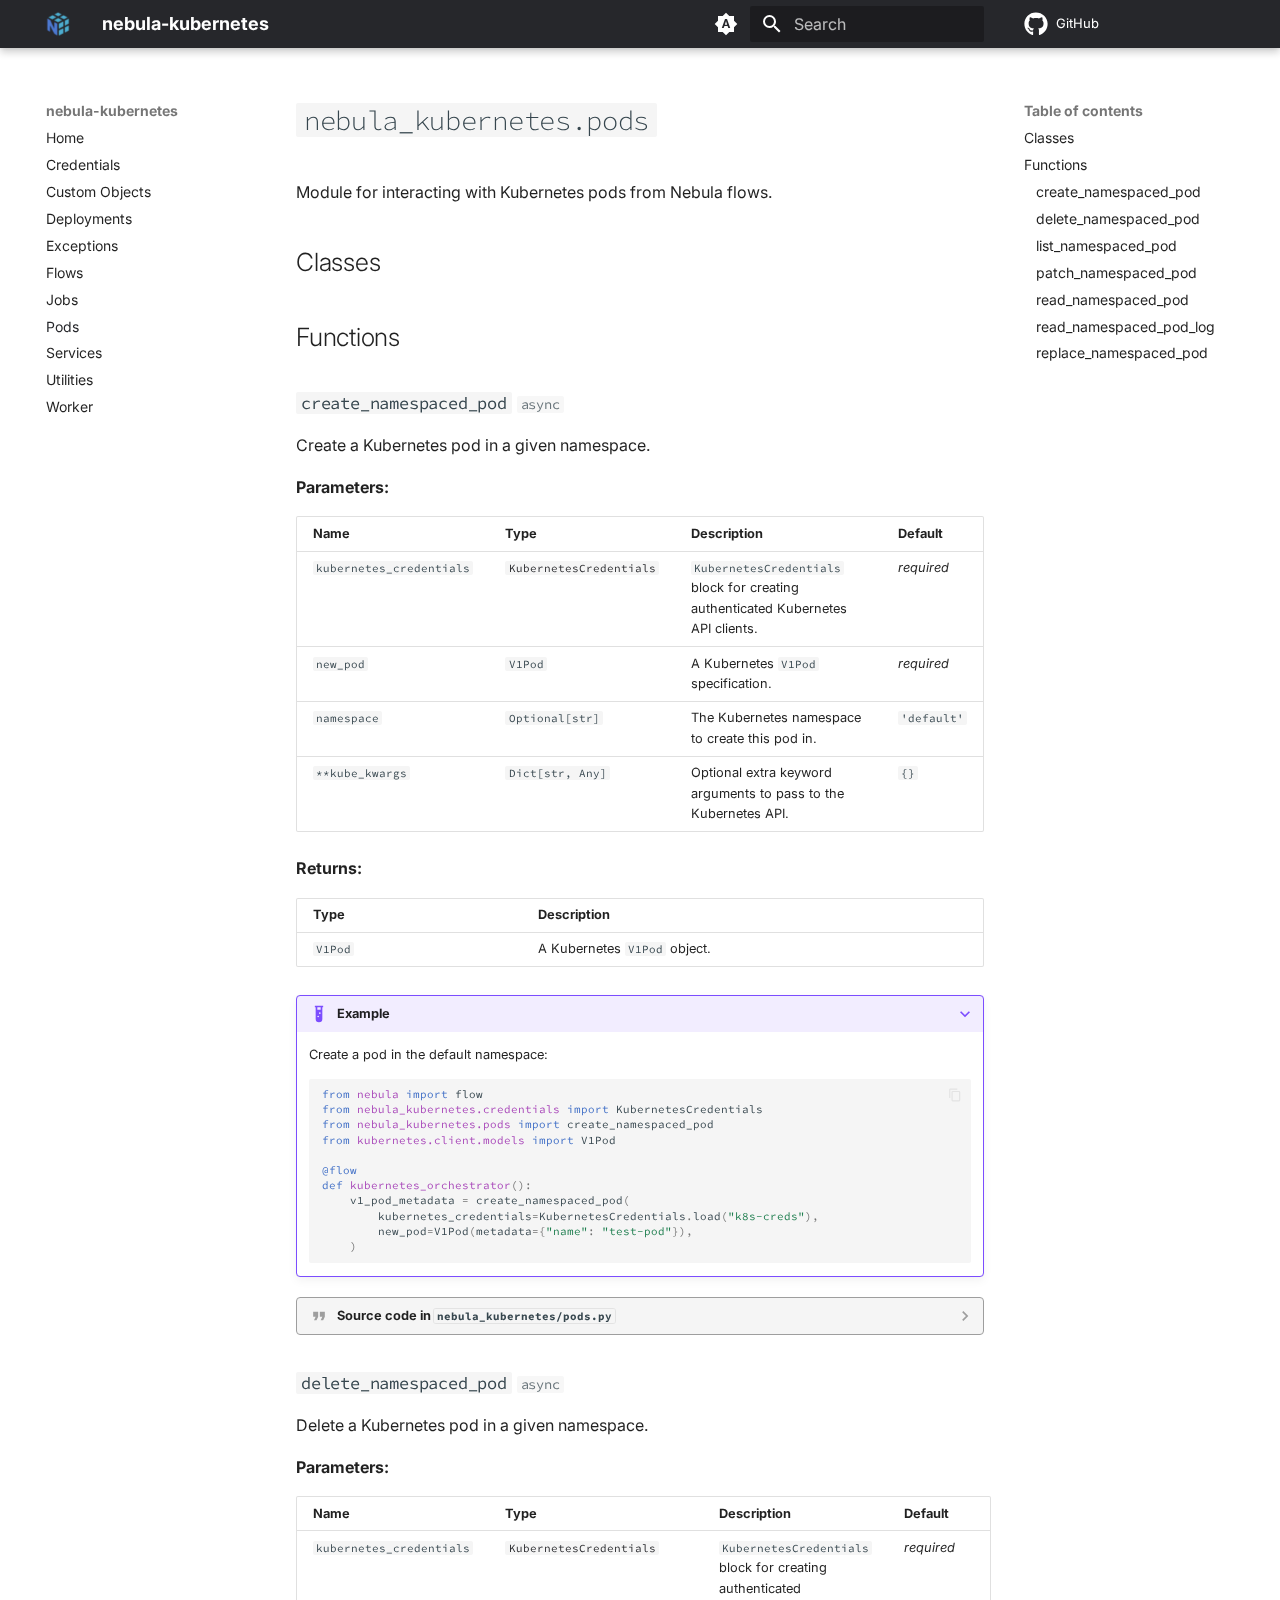
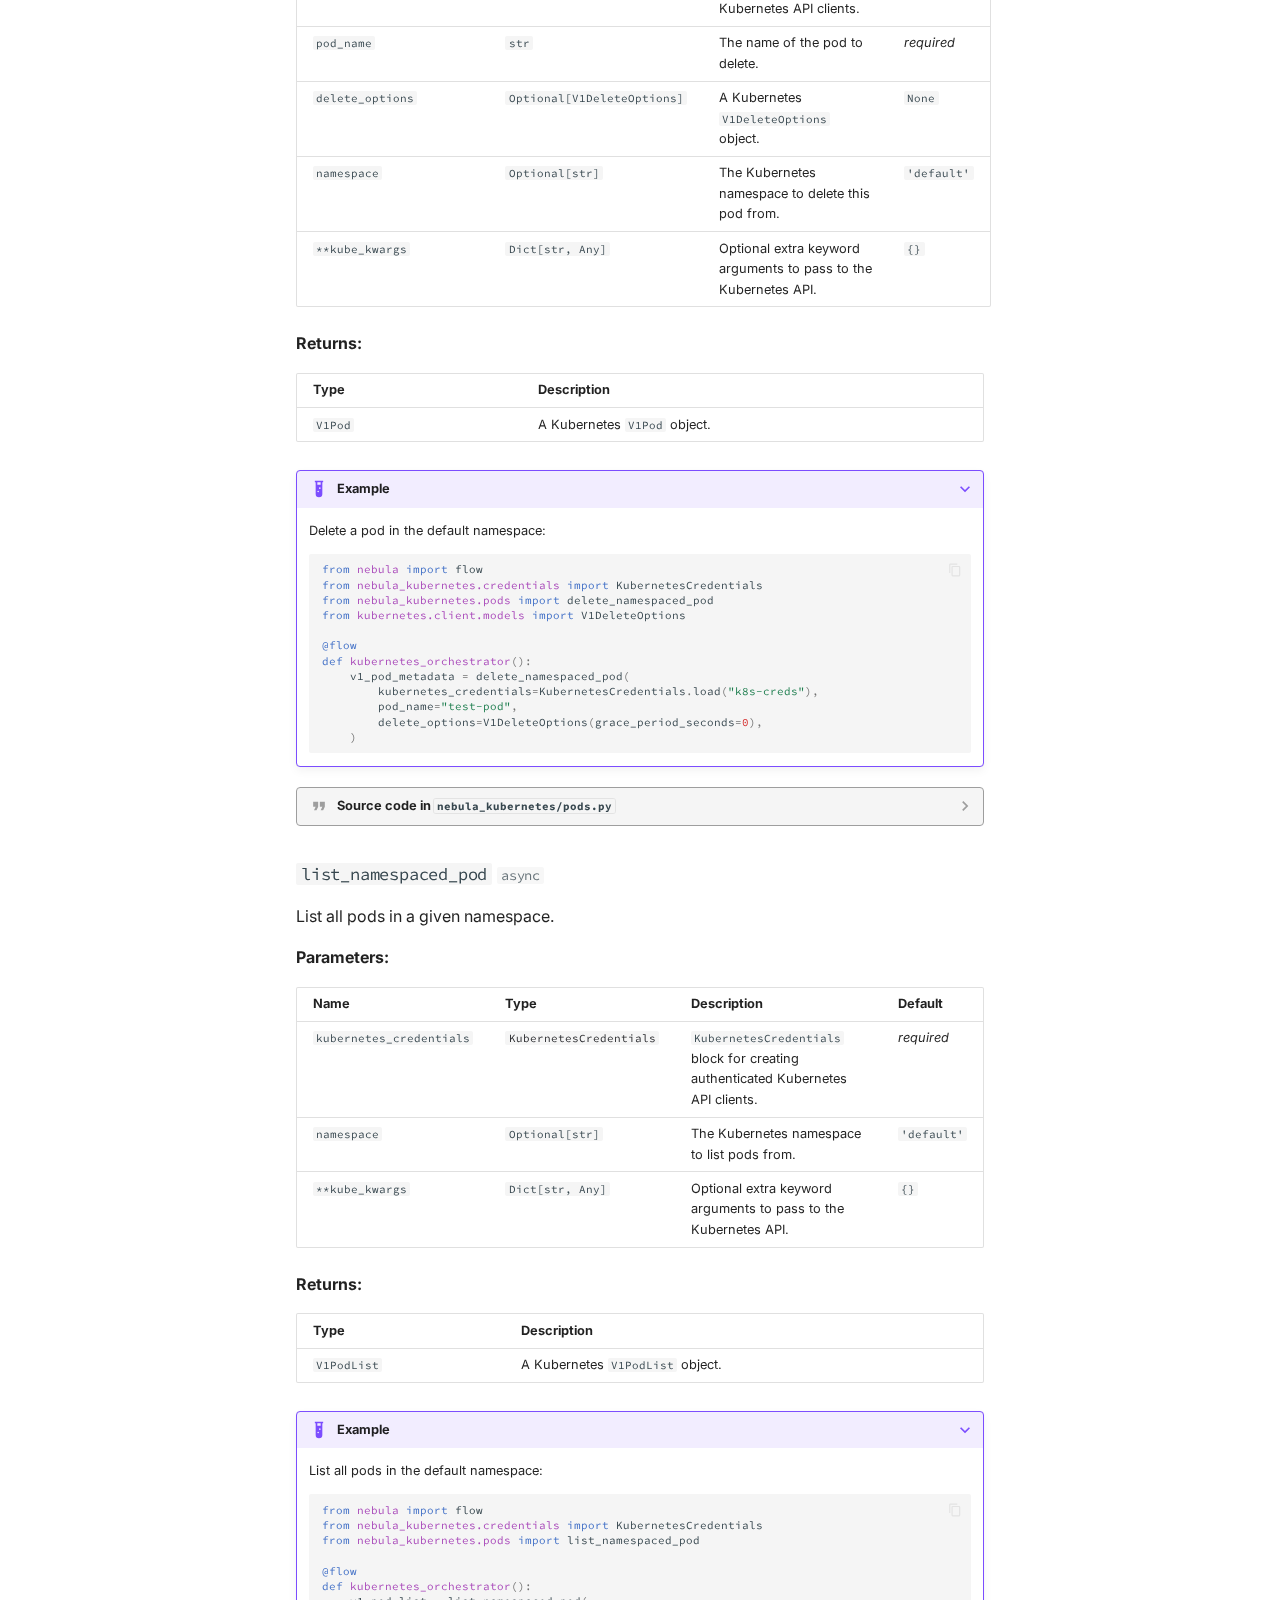
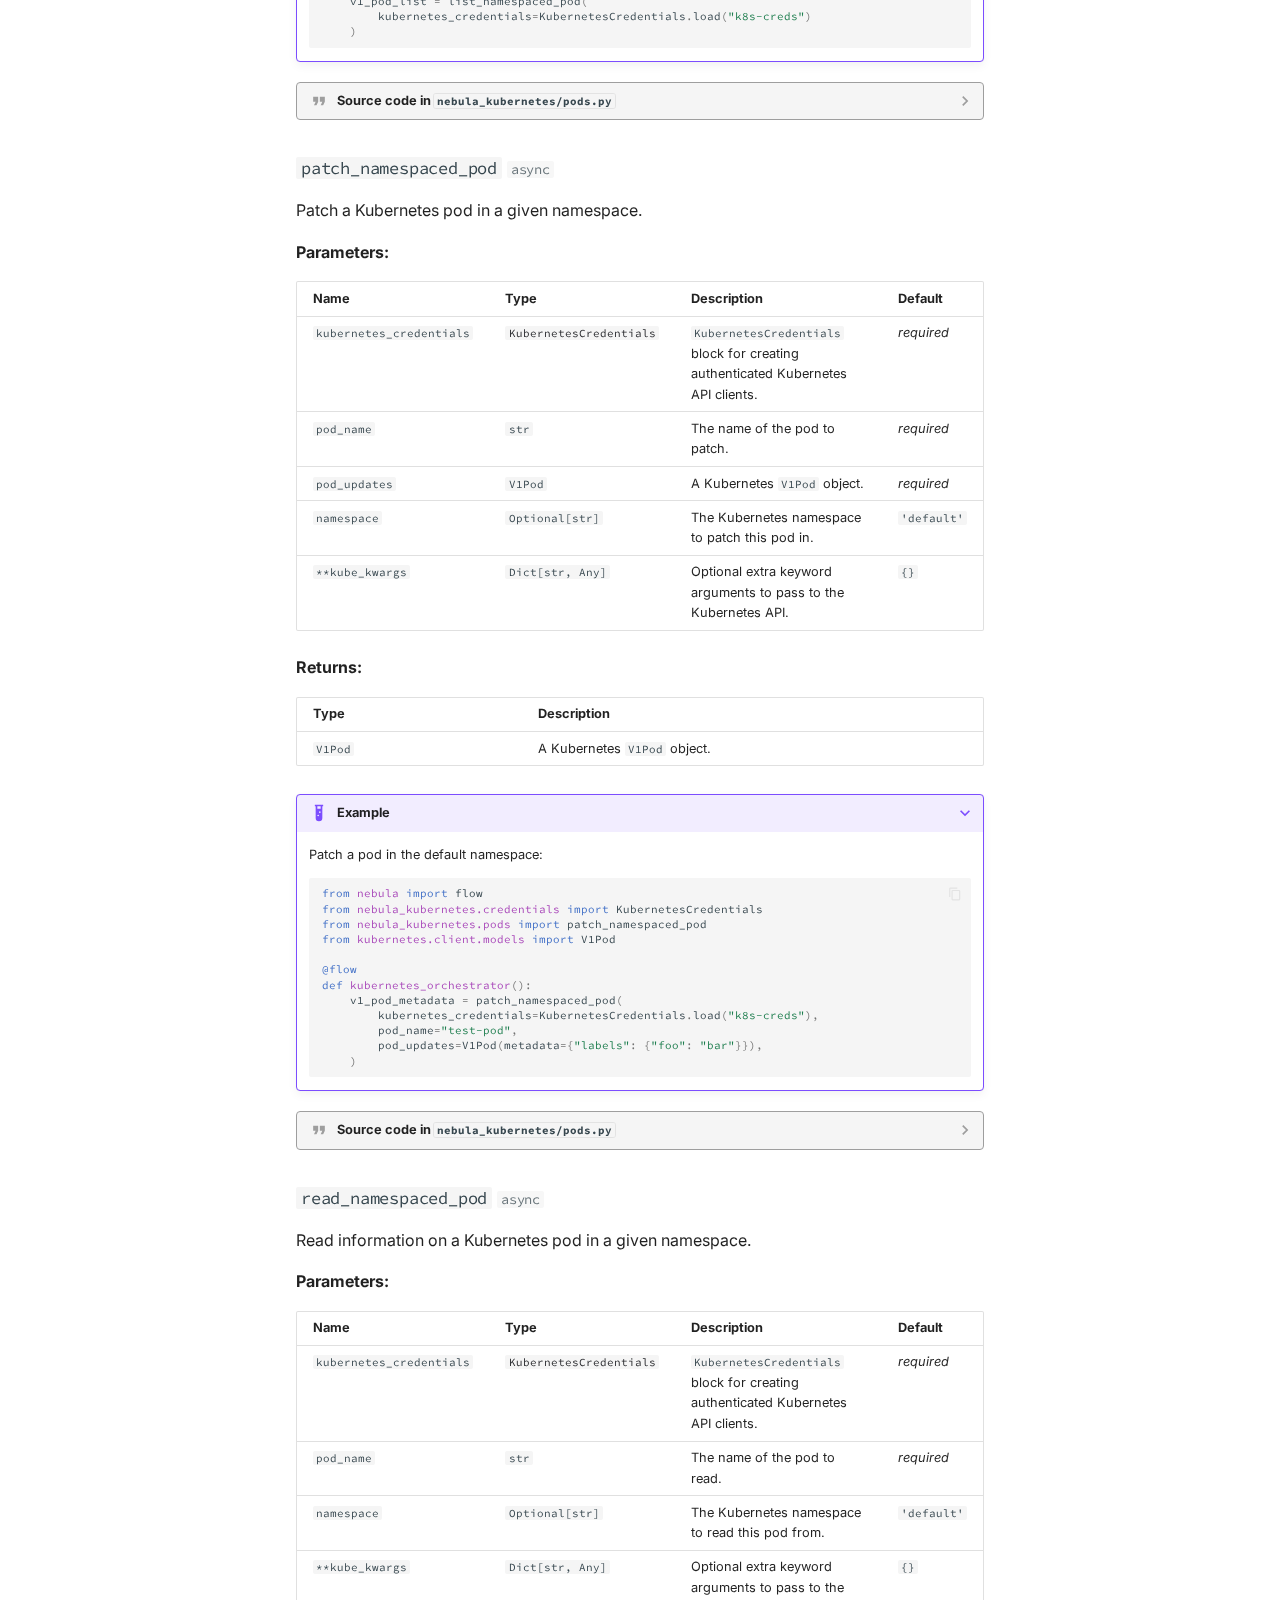
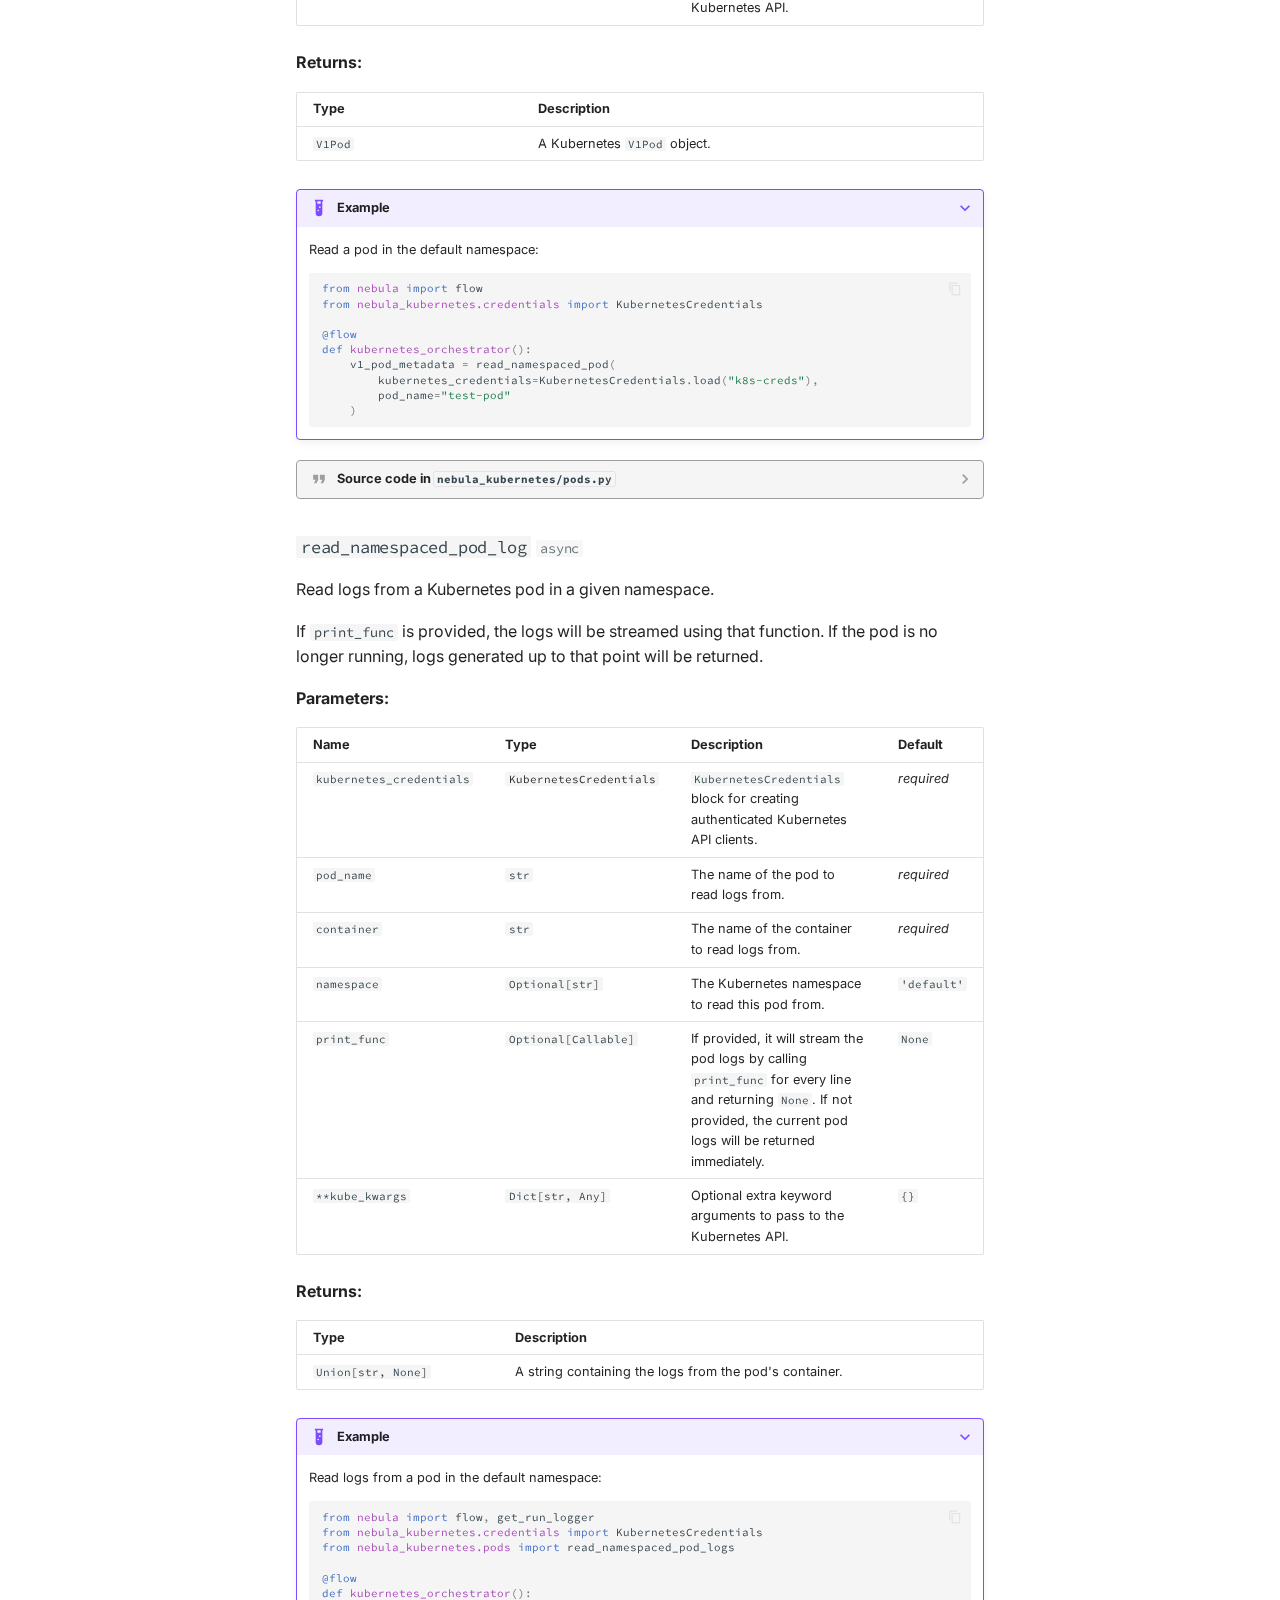
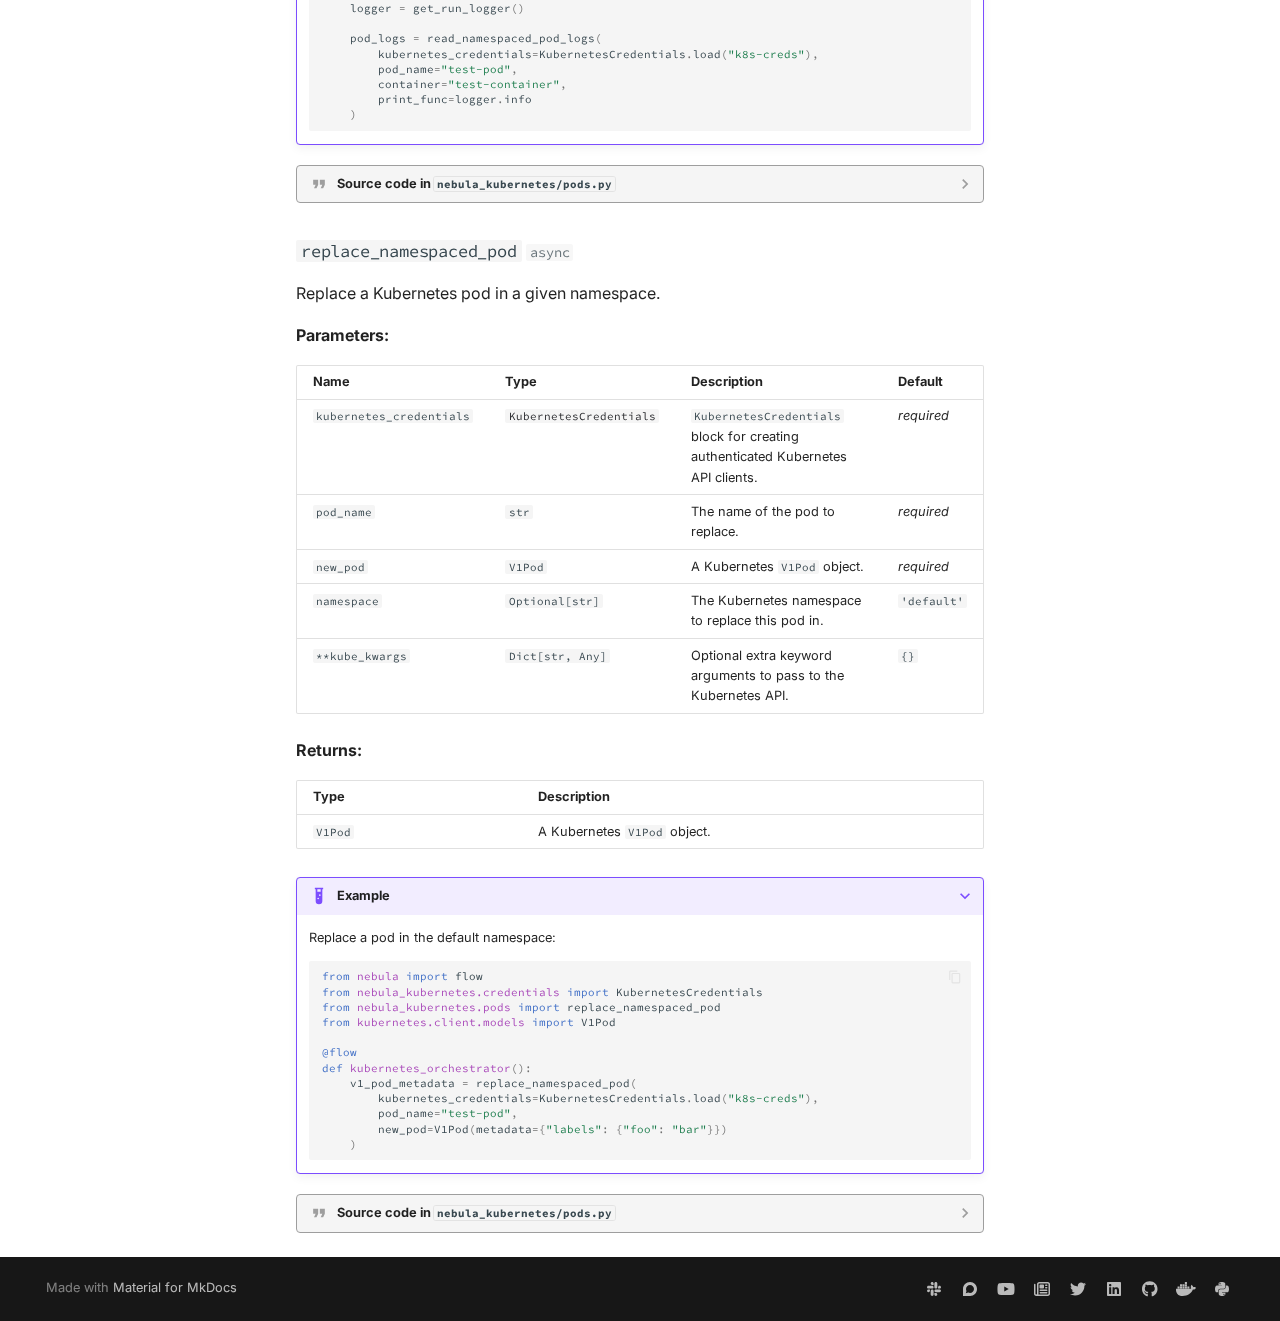
<file: pods/index.html>
<!doctype html>
<html lang="en" class="no-js">
  <head>
    
      <meta charset="utf-8">
      <meta name="viewport" content="width=device-width,initial-scale=1">
      
      
      
      
        <link rel="prev" href="../jobs/">
      
      
        <link rel="next" href="../services/">
      
      
      <link rel="icon" href="../img/favicon.ico">
      <meta name="generator" content="mkdocs-1.5.3, mkdocs-material-9.5.15">
    
    
      
        <title>Pods - nebula-kubernetes</title>
      
    
    
      <link rel="stylesheet" href="../assets/stylesheets/main.7e359304.min.css">
      
        
        <link rel="stylesheet" href="../assets/stylesheets/palette.06af60db.min.css">
      
      


    
    
      
    
    
      
        
        
        <link rel="preconnect" href="https://fonts.gstatic.com" crossorigin>
        <link rel="stylesheet" href="https://fonts.googleapis.com/css?family=Inter:300,300i,400,400i,700,700i%7CSource+Code+Pro:400,400i,700,700i&display=fallback">
        <style>:root{--md-text-font:"Inter";--md-code-font:"Source Code Pro"}</style>
      
    
    
      <link rel="stylesheet" href="../assets/_mkdocstrings.css">
    
      <link rel="stylesheet" href="../stylesheets/extra.css">
    
    <script>__md_scope=new URL("..",location),__md_hash=e=>[...e].reduce((e,_)=>(e<<5)-e+_.charCodeAt(0),0),__md_get=(e,_=localStorage,t=__md_scope)=>JSON.parse(_.getItem(t.pathname+"."+e)),__md_set=(e,_,t=localStorage,a=__md_scope)=>{try{t.setItem(a.pathname+"."+e,JSON.stringify(_))}catch(e){}}</script>
    
      
  


  <!-- Google tag (gtag.js) -->
<script async src="https://www.googletagmanager.com/gtag/js?id=G-8CSMBCQDKN"></script>
<script>
    window.dataLayer = window.dataLayer || [];
    function gtag(){dataLayer.push(arguments);}
    gtag('js', new Date());

    gtag('config', 'G-8CSMBCQDKN');
</script>
<!-- Segment analytics -->
<script>
    !function(){var analytics=window.analytics=window.analytics||[];if(!analytics.initialize)if(analytics.invoked)window.console&&console.error&&console.error("Segment snippet included twice.");else{analytics.invoked=!0;analytics.methods=["trackSubmit","trackClick","trackLink","trackForm","pageview","identify","reset","group","track","ready","alias","debug","page","once","off","on","addSourceMiddleware","addIntegrationMiddleware","setAnonymousId","addDestinationMiddleware"];analytics.factory=function(e){return function(){var t=Array.prototype.slice.call(arguments);t.unshift(e);analytics.push(t);return analytics}};for(var e=0;e<analytics.methods.length;e++){var key=analytics.methods[e];analytics[key]=analytics.factory(key)}analytics.load=function(key,e){var t=document.createElement("script");t.type="text/javascript";t.async=!0;t.src="https://cdn.segment.com/analytics.js/v1/" + key + "/analytics.min.js";var n=document.getElementsByTagName("script")[0];n.parentNode.insertBefore(t,n);analytics._loadOptions=e};analytics._writeKey="xDLAoTXsNYpC4Y6JucKnJ8W1MYBuyAbD";;analytics.SNIPPET_VERSION="4.15.3";
    analytics.load("xDLAoTXsNYpC4Y6JucKnJ8W1MYBuyAbD");
    analytics.page();
    }}();
</script>
  
    <script>"undefined"!=typeof __md_analytics&&__md_analytics()</script>
  

    
    
    
  </head>
  
  
    
    
      
    
    
    
    
    <body dir="ltr" data-md-color-scheme="default" data-md-color-primary="indigo" data-md-color-accent="indigo">
  
    
    <input class="md-toggle" data-md-toggle="drawer" type="checkbox" id="__drawer" autocomplete="off">
    <input class="md-toggle" data-md-toggle="search" type="checkbox" id="__search" autocomplete="off">
    <label class="md-overlay" for="__drawer"></label>
    <div data-md-component="skip">
      
        
        <a href="#nebula_kubernetes.pods" class="md-skip">
          Skip to content
        </a>
      
    </div>
    <div data-md-component="announce">
      
    </div>
    
    
      

  

<header class="md-header md-header--shadow" data-md-component="header">
  <nav class="md-header__inner md-grid" aria-label="Header">
    <a href=".." title="nebula-kubernetes" class="md-header__button md-logo" aria-label="nebula-kubernetes" data-md-component="logo">
      
  <img src="../img/nebula-logo-mark.png" alt="logo">

    </a>
    <label class="md-header__button md-icon" for="__drawer">
      
      <svg xmlns="http://www.w3.org/2000/svg" viewBox="0 0 24 24"><path d="M3 6h18v2H3V6m0 5h18v2H3v-2m0 5h18v2H3v-2Z"/></svg>
    </label>
    <div class="md-header__title" data-md-component="header-title">
      <div class="md-header__ellipsis">
        <div class="md-header__topic">
          <span class="md-ellipsis">
            nebula-kubernetes
          </span>
        </div>
        <div class="md-header__topic" data-md-component="header-topic">
          <span class="md-ellipsis">
            
              Pods
            
          </span>
        </div>
      </div>
    </div>
    
      
        <form class="md-header__option" data-md-component="palette">
  
    
    
    
    <input class="md-option" data-md-color-media="(prefers-color-scheme)" data-md-color-scheme="default" data-md-color-primary="indigo" data-md-color-accent="indigo"  aria-label="Switch to light mode"  type="radio" name="__palette" id="__palette_0">
    
      <label class="md-header__button md-icon" title="Switch to light mode" for="__palette_1" hidden>
        <svg xmlns="http://www.w3.org/2000/svg" viewBox="0 0 24 24"><path d="m14.3 16-.7-2h-3.2l-.7 2H7.8L11 7h2l3.2 9h-1.9M20 8.69V4h-4.69L12 .69 8.69 4H4v4.69L.69 12 4 15.31V20h4.69L12 23.31 15.31 20H20v-4.69L23.31 12 20 8.69m-9.15 3.96h2.3L12 9l-1.15 3.65Z"/></svg>
      </label>
    
  
    
    
    
    <input class="md-option" data-md-color-media="(prefers-color-scheme: light)" data-md-color-scheme="default" data-md-color-primary="blue" data-md-color-accent="blue"  aria-label="Switch to dark mode"  type="radio" name="__palette" id="__palette_1">
    
      <label class="md-header__button md-icon" title="Switch to dark mode" for="__palette_2" hidden>
        <svg xmlns="http://www.w3.org/2000/svg" viewBox="0 0 24 24"><path d="M12 7a5 5 0 0 1 5 5 5 5 0 0 1-5 5 5 5 0 0 1-5-5 5 5 0 0 1 5-5m0 2a3 3 0 0 0-3 3 3 3 0 0 0 3 3 3 3 0 0 0 3-3 3 3 0 0 0-3-3m0-7 2.39 3.42C13.65 5.15 12.84 5 12 5c-.84 0-1.65.15-2.39.42L12 2M3.34 7l4.16-.35A7.2 7.2 0 0 0 5.94 8.5c-.44.74-.69 1.5-.83 2.29L3.34 7m.02 10 1.76-3.77a7.131 7.131 0 0 0 2.38 4.14L3.36 17M20.65 7l-1.77 3.79a7.023 7.023 0 0 0-2.38-4.15l4.15.36m-.01 10-4.14.36c.59-.51 1.12-1.14 1.54-1.86.42-.73.69-1.5.83-2.29L20.64 17M12 22l-2.41-3.44c.74.27 1.55.44 2.41.44.82 0 1.63-.17 2.37-.44L12 22Z"/></svg>
      </label>
    
  
    
    
    
    <input class="md-option" data-md-color-media="(prefers-color-scheme: dark)" data-md-color-scheme="slate" data-md-color-primary="blue" data-md-color-accent="blue"  aria-label="Switch to light mode"  type="radio" name="__palette" id="__palette_2">
    
      <label class="md-header__button md-icon" title="Switch to light mode" for="__palette_0" hidden>
        <svg xmlns="http://www.w3.org/2000/svg" viewBox="0 0 24 24"><path d="m17.75 4.09-2.53 1.94.91 3.06-2.63-1.81-2.63 1.81.91-3.06-2.53-1.94L12.44 4l1.06-3 1.06 3 3.19.09m3.5 6.91-1.64 1.25.59 1.98-1.7-1.17-1.7 1.17.59-1.98L15.75 11l2.06-.05L18.5 9l.69 1.95 2.06.05m-2.28 4.95c.83-.08 1.72 1.1 1.19 1.85-.32.45-.66.87-1.08 1.27C15.17 23 8.84 23 4.94 19.07c-3.91-3.9-3.91-10.24 0-14.14.4-.4.82-.76 1.27-1.08.75-.53 1.93.36 1.85 1.19-.27 2.86.69 5.83 2.89 8.02a9.96 9.96 0 0 0 8.02 2.89m-1.64 2.02a12.08 12.08 0 0 1-7.8-3.47c-2.17-2.19-3.33-5-3.49-7.82-2.81 3.14-2.7 7.96.31 10.98 3.02 3.01 7.84 3.12 10.98.31Z"/></svg>
      </label>
    
  
</form>
      
    
    
      <script>var media,input,key,value,palette=__md_get("__palette");if(palette&&palette.color){"(prefers-color-scheme)"===palette.color.media&&(media=matchMedia("(prefers-color-scheme: light)"),input=document.querySelector(media.matches?"[data-md-color-media='(prefers-color-scheme: light)']":"[data-md-color-media='(prefers-color-scheme: dark)']"),palette.color.media=input.getAttribute("data-md-color-media"),palette.color.scheme=input.getAttribute("data-md-color-scheme"),palette.color.primary=input.getAttribute("data-md-color-primary"),palette.color.accent=input.getAttribute("data-md-color-accent"));for([key,value]of Object.entries(palette.color))document.body.setAttribute("data-md-color-"+key,value)}</script>
    
    
    
      <label class="md-header__button md-icon" for="__search">
        
        <svg xmlns="http://www.w3.org/2000/svg" viewBox="0 0 24 24"><path d="M9.5 3A6.5 6.5 0 0 1 16 9.5c0 1.61-.59 3.09-1.56 4.23l.27.27h.79l5 5-1.5 1.5-5-5v-.79l-.27-.27A6.516 6.516 0 0 1 9.5 16 6.5 6.5 0 0 1 3 9.5 6.5 6.5 0 0 1 9.5 3m0 2C7 5 5 7 5 9.5S7 14 9.5 14 14 12 14 9.5 12 5 9.5 5Z"/></svg>
      </label>
      <div class="md-search" data-md-component="search" role="dialog">
  <label class="md-search__overlay" for="__search"></label>
  <div class="md-search__inner" role="search">
    <form class="md-search__form" name="search">
      <input type="text" class="md-search__input" name="query" aria-label="Search" placeholder="Search" autocapitalize="off" autocorrect="off" autocomplete="off" spellcheck="false" data-md-component="search-query" required>
      <label class="md-search__icon md-icon" for="__search">
        
        <svg xmlns="http://www.w3.org/2000/svg" viewBox="0 0 24 24"><path d="M9.5 3A6.5 6.5 0 0 1 16 9.5c0 1.61-.59 3.09-1.56 4.23l.27.27h.79l5 5-1.5 1.5-5-5v-.79l-.27-.27A6.516 6.516 0 0 1 9.5 16 6.5 6.5 0 0 1 3 9.5 6.5 6.5 0 0 1 9.5 3m0 2C7 5 5 7 5 9.5S7 14 9.5 14 14 12 14 9.5 12 5 9.5 5Z"/></svg>
        
        <svg xmlns="http://www.w3.org/2000/svg" viewBox="0 0 24 24"><path d="M20 11v2H8l5.5 5.5-1.42 1.42L4.16 12l7.92-7.92L13.5 5.5 8 11h12Z"/></svg>
      </label>
      <nav class="md-search__options" aria-label="Search">
        
        <button type="reset" class="md-search__icon md-icon" title="Clear" aria-label="Clear" tabindex="-1">
          
          <svg xmlns="http://www.w3.org/2000/svg" viewBox="0 0 24 24"><path d="M19 6.41 17.59 5 12 10.59 6.41 5 5 6.41 10.59 12 5 17.59 6.41 19 12 13.41 17.59 19 19 17.59 13.41 12 19 6.41Z"/></svg>
        </button>
      </nav>
      
    </form>
    <div class="md-search__output">
      <div class="md-search__scrollwrap" data-md-scrollfix>
        <div class="md-search-result" data-md-component="search-result">
          <div class="md-search-result__meta">
            Initializing search
          </div>
          <ol class="md-search-result__list" role="presentation"></ol>
        </div>
      </div>
    </div>
  </div>
</div>
    
    
      <div class="md-header__source">
        <a href="https://github.com/kozmoai/nebula-kubernetes" title="Go to repository" class="md-source" data-md-component="source">
  <div class="md-source__icon md-icon">
    
    <svg xmlns="http://www.w3.org/2000/svg" viewBox="0 0 496 512"><!--! Font Awesome Free 6.5.1 by @fontawesome - https://fontawesome.com License - https://fontawesome.com/license/free (Icons: CC BY 4.0, Fonts: SIL OFL 1.1, Code: MIT License) Copyright 2023 Fonticons, Inc.--><path d="M165.9 397.4c0 2-2.3 3.6-5.2 3.6-3.3.3-5.6-1.3-5.6-3.6 0-2 2.3-3.6 5.2-3.6 3-.3 5.6 1.3 5.6 3.6zm-31.1-4.5c-.7 2 1.3 4.3 4.3 4.9 2.6 1 5.6 0 6.2-2s-1.3-4.3-4.3-5.2c-2.6-.7-5.5.3-6.2 2.3zm44.2-1.7c-2.9.7-4.9 2.6-4.6 4.9.3 2 2.9 3.3 5.9 2.6 2.9-.7 4.9-2.6 4.6-4.6-.3-1.9-3-3.2-5.9-2.9zM244.8 8C106.1 8 0 113.3 0 252c0 110.9 69.8 205.8 169.5 239.2 12.8 2.3 17.3-5.6 17.3-12.1 0-6.2-.3-40.4-.3-61.4 0 0-70 15-84.7-29.8 0 0-11.4-29.1-27.8-36.6 0 0-22.9-15.7 1.6-15.4 0 0 24.9 2 38.6 25.8 21.9 38.6 58.6 27.5 72.9 20.9 2.3-16 8.8-27.1 16-33.7-55.9-6.2-112.3-14.3-112.3-110.5 0-27.5 7.6-41.3 23.6-58.9-2.6-6.5-11.1-33.3 2.6-67.9 20.9-6.5 69 27 69 27 20-5.6 41.5-8.5 62.8-8.5s42.8 2.9 62.8 8.5c0 0 48.1-33.6 69-27 13.7 34.7 5.2 61.4 2.6 67.9 16 17.7 25.8 31.5 25.8 58.9 0 96.5-58.9 104.2-114.8 110.5 9.2 7.9 17 22.9 17 46.4 0 33.7-.3 75.4-.3 83.6 0 6.5 4.6 14.4 17.3 12.1C428.2 457.8 496 362.9 496 252 496 113.3 383.5 8 244.8 8zM97.2 352.9c-1.3 1-1 3.3.7 5.2 1.6 1.6 3.9 2.3 5.2 1 1.3-1 1-3.3-.7-5.2-1.6-1.6-3.9-2.3-5.2-1zm-10.8-8.1c-.7 1.3.3 2.9 2.3 3.9 1.6 1 3.6.7 4.3-.7.7-1.3-.3-2.9-2.3-3.9-2-.6-3.6-.3-4.3.7zm32.4 35.6c-1.6 1.3-1 4.3 1.3 6.2 2.3 2.3 5.2 2.6 6.5 1 1.3-1.3.7-4.3-1.3-6.2-2.2-2.3-5.2-2.6-6.5-1zm-11.4-14.7c-1.6 1-1.6 3.6 0 5.9 1.6 2.3 4.3 3.3 5.6 2.3 1.6-1.3 1.6-3.9 0-6.2-1.4-2.3-4-3.3-5.6-2z"/></svg>
  </div>
  <div class="md-source__repository">
    GitHub
  </div>
</a>
      </div>
    
  </nav>
  
</header>
    
    <div class="md-container" data-md-component="container">
      
      
        
          
        
      
      <main class="md-main" data-md-component="main">
        <div class="md-main__inner md-grid">
          
            
              
              <div class="md-sidebar md-sidebar--primary" data-md-component="sidebar" data-md-type="navigation" >
                <div class="md-sidebar__scrollwrap">
                  <div class="md-sidebar__inner">
                    



<nav class="md-nav md-nav--primary" aria-label="Navigation" data-md-level="0">
  <label class="md-nav__title" for="__drawer">
    <a href=".." title="nebula-kubernetes" class="md-nav__button md-logo" aria-label="nebula-kubernetes" data-md-component="logo">
      
  <img src="../img/nebula-logo-mark.png" alt="logo">

    </a>
    nebula-kubernetes
  </label>
  
    <div class="md-nav__source">
      <a href="https://github.com/kozmoai/nebula-kubernetes" title="Go to repository" class="md-source" data-md-component="source">
  <div class="md-source__icon md-icon">
    
    <svg xmlns="http://www.w3.org/2000/svg" viewBox="0 0 496 512"><!--! Font Awesome Free 6.5.1 by @fontawesome - https://fontawesome.com License - https://fontawesome.com/license/free (Icons: CC BY 4.0, Fonts: SIL OFL 1.1, Code: MIT License) Copyright 2023 Fonticons, Inc.--><path d="M165.9 397.4c0 2-2.3 3.6-5.2 3.6-3.3.3-5.6-1.3-5.6-3.6 0-2 2.3-3.6 5.2-3.6 3-.3 5.6 1.3 5.6 3.6zm-31.1-4.5c-.7 2 1.3 4.3 4.3 4.9 2.6 1 5.6 0 6.2-2s-1.3-4.3-4.3-5.2c-2.6-.7-5.5.3-6.2 2.3zm44.2-1.7c-2.9.7-4.9 2.6-4.6 4.9.3 2 2.9 3.3 5.9 2.6 2.9-.7 4.9-2.6 4.6-4.6-.3-1.9-3-3.2-5.9-2.9zM244.8 8C106.1 8 0 113.3 0 252c0 110.9 69.8 205.8 169.5 239.2 12.8 2.3 17.3-5.6 17.3-12.1 0-6.2-.3-40.4-.3-61.4 0 0-70 15-84.7-29.8 0 0-11.4-29.1-27.8-36.6 0 0-22.9-15.7 1.6-15.4 0 0 24.9 2 38.6 25.8 21.9 38.6 58.6 27.5 72.9 20.9 2.3-16 8.8-27.1 16-33.7-55.9-6.2-112.3-14.3-112.3-110.5 0-27.5 7.6-41.3 23.6-58.9-2.6-6.5-11.1-33.3 2.6-67.9 20.9-6.5 69 27 69 27 20-5.6 41.5-8.5 62.8-8.5s42.8 2.9 62.8 8.5c0 0 48.1-33.6 69-27 13.7 34.7 5.2 61.4 2.6 67.9 16 17.7 25.8 31.5 25.8 58.9 0 96.5-58.9 104.2-114.8 110.5 9.2 7.9 17 22.9 17 46.4 0 33.7-.3 75.4-.3 83.6 0 6.5 4.6 14.4 17.3 12.1C428.2 457.8 496 362.9 496 252 496 113.3 383.5 8 244.8 8zM97.2 352.9c-1.3 1-1 3.3.7 5.2 1.6 1.6 3.9 2.3 5.2 1 1.3-1 1-3.3-.7-5.2-1.6-1.6-3.9-2.3-5.2-1zm-10.8-8.1c-.7 1.3.3 2.9 2.3 3.9 1.6 1 3.6.7 4.3-.7.7-1.3-.3-2.9-2.3-3.9-2-.6-3.6-.3-4.3.7zm32.4 35.6c-1.6 1.3-1 4.3 1.3 6.2 2.3 2.3 5.2 2.6 6.5 1 1.3-1.3.7-4.3-1.3-6.2-2.2-2.3-5.2-2.6-6.5-1zm-11.4-14.7c-1.6 1-1.6 3.6 0 5.9 1.6 2.3 4.3 3.3 5.6 2.3 1.6-1.3 1.6-3.9 0-6.2-1.4-2.3-4-3.3-5.6-2z"/></svg>
  </div>
  <div class="md-source__repository">
    GitHub
  </div>
</a>
    </div>
  
  <ul class="md-nav__list" data-md-scrollfix>
    
      
      
  
  
  
  
    <li class="md-nav__item">
      <a href=".." class="md-nav__link">
        
  
  <span class="md-ellipsis">
    Home
  </span>
  

      </a>
    </li>
  

    
      
      
  
  
  
  
    <li class="md-nav__item">
      <a href="../credentials/" class="md-nav__link">
        
  
  <span class="md-ellipsis">
    Credentials
  </span>
  

      </a>
    </li>
  

    
      
      
  
  
  
  
    <li class="md-nav__item">
      <a href="../custom_objects/" class="md-nav__link">
        
  
  <span class="md-ellipsis">
    Custom Objects
  </span>
  

      </a>
    </li>
  

    
      
      
  
  
  
  
    <li class="md-nav__item">
      <a href="../deployments/" class="md-nav__link">
        
  
  <span class="md-ellipsis">
    Deployments
  </span>
  

      </a>
    </li>
  

    
      
      
  
  
  
  
    <li class="md-nav__item">
      <a href="../exceptions/" class="md-nav__link">
        
  
  <span class="md-ellipsis">
    Exceptions
  </span>
  

      </a>
    </li>
  

    
      
      
  
  
  
  
    <li class="md-nav__item">
      <a href="../flows/" class="md-nav__link">
        
  
  <span class="md-ellipsis">
    Flows
  </span>
  

      </a>
    </li>
  

    
      
      
  
  
  
  
    <li class="md-nav__item">
      <a href="../jobs/" class="md-nav__link">
        
  
  <span class="md-ellipsis">
    Jobs
  </span>
  

      </a>
    </li>
  

    
      
      
  
  
    
  
  
  
    <li class="md-nav__item md-nav__item--active">
      
      <input class="md-nav__toggle md-toggle" type="checkbox" id="__toc">
      
      
        
      
      
        <label class="md-nav__link md-nav__link--active" for="__toc">
          
  
  <span class="md-ellipsis">
    Pods
  </span>
  

          <span class="md-nav__icon md-icon"></span>
        </label>
      
      <a href="./" class="md-nav__link md-nav__link--active">
        
  
  <span class="md-ellipsis">
    Pods
  </span>
  

      </a>
      
        

<nav class="md-nav md-nav--secondary" aria-label="Table of contents">
  
  
  
    
  
  
    <label class="md-nav__title" for="__toc">
      <span class="md-nav__icon md-icon"></span>
      Table of contents
    </label>
    <ul class="md-nav__list" data-md-component="toc" data-md-scrollfix>
      
        <li class="md-nav__item">
  <a href="#nebula_kubernetes.pods-classes" class="md-nav__link">
    <span class="md-ellipsis">
      Classes
    </span>
  </a>
  
</li>
      
        <li class="md-nav__item">
  <a href="#nebula_kubernetes.pods-functions" class="md-nav__link">
    <span class="md-ellipsis">
      Functions
    </span>
  </a>
  
    <nav class="md-nav" aria-label="Functions">
      <ul class="md-nav__list">
        
          <li class="md-nav__item">
  <a href="#nebula_kubernetes.pods.create_namespaced_pod" class="md-nav__link">
    <span class="md-ellipsis">
      create_namespaced_pod
    </span>
  </a>
  
</li>
        
          <li class="md-nav__item">
  <a href="#nebula_kubernetes.pods.delete_namespaced_pod" class="md-nav__link">
    <span class="md-ellipsis">
      delete_namespaced_pod
    </span>
  </a>
  
</li>
        
          <li class="md-nav__item">
  <a href="#nebula_kubernetes.pods.list_namespaced_pod" class="md-nav__link">
    <span class="md-ellipsis">
      list_namespaced_pod
    </span>
  </a>
  
</li>
        
          <li class="md-nav__item">
  <a href="#nebula_kubernetes.pods.patch_namespaced_pod" class="md-nav__link">
    <span class="md-ellipsis">
      patch_namespaced_pod
    </span>
  </a>
  
</li>
        
          <li class="md-nav__item">
  <a href="#nebula_kubernetes.pods.read_namespaced_pod" class="md-nav__link">
    <span class="md-ellipsis">
      read_namespaced_pod
    </span>
  </a>
  
</li>
        
          <li class="md-nav__item">
  <a href="#nebula_kubernetes.pods.read_namespaced_pod_log" class="md-nav__link">
    <span class="md-ellipsis">
      read_namespaced_pod_log
    </span>
  </a>
  
</li>
        
          <li class="md-nav__item">
  <a href="#nebula_kubernetes.pods.replace_namespaced_pod" class="md-nav__link">
    <span class="md-ellipsis">
      replace_namespaced_pod
    </span>
  </a>
  
</li>
        
      </ul>
    </nav>
  
</li>
      
    </ul>
  
</nav>
      
    </li>
  

    
      
      
  
  
  
  
    <li class="md-nav__item">
      <a href="../services/" class="md-nav__link">
        
  
  <span class="md-ellipsis">
    Services
  </span>
  

      </a>
    </li>
  

    
      
      
  
  
  
  
    <li class="md-nav__item">
      <a href="../utilities/" class="md-nav__link">
        
  
  <span class="md-ellipsis">
    Utilities
  </span>
  

      </a>
    </li>
  

    
      
      
  
  
  
  
    <li class="md-nav__item">
      <a href="../worker/" class="md-nav__link">
        
  
  <span class="md-ellipsis">
    Worker
  </span>
  

      </a>
    </li>
  

    
  </ul>
</nav>
                  </div>
                </div>
              </div>
            
            
              
              <div class="md-sidebar md-sidebar--secondary" data-md-component="sidebar" data-md-type="toc" >
                <div class="md-sidebar__scrollwrap">
                  <div class="md-sidebar__inner">
                    

<nav class="md-nav md-nav--secondary" aria-label="Table of contents">
  
  
  
    
  
  
    <label class="md-nav__title" for="__toc">
      <span class="md-nav__icon md-icon"></span>
      Table of contents
    </label>
    <ul class="md-nav__list" data-md-component="toc" data-md-scrollfix>
      
        <li class="md-nav__item">
  <a href="#nebula_kubernetes.pods-classes" class="md-nav__link">
    <span class="md-ellipsis">
      Classes
    </span>
  </a>
  
</li>
      
        <li class="md-nav__item">
  <a href="#nebula_kubernetes.pods-functions" class="md-nav__link">
    <span class="md-ellipsis">
      Functions
    </span>
  </a>
  
    <nav class="md-nav" aria-label="Functions">
      <ul class="md-nav__list">
        
          <li class="md-nav__item">
  <a href="#nebula_kubernetes.pods.create_namespaced_pod" class="md-nav__link">
    <span class="md-ellipsis">
      create_namespaced_pod
    </span>
  </a>
  
</li>
        
          <li class="md-nav__item">
  <a href="#nebula_kubernetes.pods.delete_namespaced_pod" class="md-nav__link">
    <span class="md-ellipsis">
      delete_namespaced_pod
    </span>
  </a>
  
</li>
        
          <li class="md-nav__item">
  <a href="#nebula_kubernetes.pods.list_namespaced_pod" class="md-nav__link">
    <span class="md-ellipsis">
      list_namespaced_pod
    </span>
  </a>
  
</li>
        
          <li class="md-nav__item">
  <a href="#nebula_kubernetes.pods.patch_namespaced_pod" class="md-nav__link">
    <span class="md-ellipsis">
      patch_namespaced_pod
    </span>
  </a>
  
</li>
        
          <li class="md-nav__item">
  <a href="#nebula_kubernetes.pods.read_namespaced_pod" class="md-nav__link">
    <span class="md-ellipsis">
      read_namespaced_pod
    </span>
  </a>
  
</li>
        
          <li class="md-nav__item">
  <a href="#nebula_kubernetes.pods.read_namespaced_pod_log" class="md-nav__link">
    <span class="md-ellipsis">
      read_namespaced_pod_log
    </span>
  </a>
  
</li>
        
          <li class="md-nav__item">
  <a href="#nebula_kubernetes.pods.replace_namespaced_pod" class="md-nav__link">
    <span class="md-ellipsis">
      replace_namespaced_pod
    </span>
  </a>
  
</li>
        
      </ul>
    </nav>
  
</li>
      
    </ul>
  
</nav>
                  </div>
                </div>
              </div>
            
          
          
            <div class="md-content" data-md-component="content">
              <article class="md-content__inner md-typeset">
                
                  

  
  


<div class="doc doc-object doc-module">



<h1 id="nebula_kubernetes.pods" class="doc doc-heading">
          <code>nebula_kubernetes.pods</code>


</h1>

  <div class="doc doc-contents first">
  
      <p>Module for interacting with Kubernetes pods from Nebula flows.</p>

  

  <div class="doc doc-children">






<h2 id="nebula_kubernetes.pods-classes">Classes</h2>
<h2 id="nebula_kubernetes.pods-functions">Functions</h2>


<div class="doc doc-object doc-function">



<h3 id="nebula_kubernetes.pods.create_namespaced_pod" class="doc doc-heading">
          <code class="highlight language-python"><span class="n">create_namespaced_pod</span></code>
  
  <span class="doc doc-labels">
      <small class="doc doc-label doc-label-async"><code>async</code></small>
  </span>

</h3>


  <div class="doc doc-contents ">
  
      <p>Create a Kubernetes pod in a given namespace.</p>



  <p><strong>Parameters:</strong></p>
  <table>
    <thead>
      <tr>
        <th>Name</th>
        <th>Type</th>
        <th>Description</th>
        <th>Default</th>
      </tr>
    </thead>
    <tbody>
        <tr>
          <td><code>kubernetes_credentials</code></td>
          <td>
                <code><a class="autorefs autorefs-internal" title="nebula_kubernetes.credentials.KubernetesCredentials" href="../credentials/#nebula_kubernetes.credentials.KubernetesCredentials">KubernetesCredentials</a></code>
          </td>
          <td>
            <div class="doc-md-description">
              <p><code>KubernetesCredentials</code> block for creating
authenticated Kubernetes API clients.</p>
            </div>
          </td>
          <td>
              <em>required</em>
          </td>
        </tr>
        <tr>
          <td><code>new_pod</code></td>
          <td>
                <code><span title="kubernetes.client.models.V1Pod">V1Pod</span></code>
          </td>
          <td>
            <div class="doc-md-description">
              <p>A Kubernetes <code>V1Pod</code> specification.</p>
            </div>
          </td>
          <td>
              <em>required</em>
          </td>
        </tr>
        <tr>
          <td><code>namespace</code></td>
          <td>
                <code><span title="typing.Optional">Optional</span>[str]</code>
          </td>
          <td>
            <div class="doc-md-description">
              <p>The Kubernetes namespace to create this pod in.</p>
            </div>
          </td>
          <td>
                <code>&#39;default&#39;</code>
          </td>
        </tr>
        <tr>
          <td><code>**kube_kwargs</code></td>
          <td>
                <code><span title="typing.Dict">Dict</span>[str, <span title="typing.Any">Any</span>]</code>
          </td>
          <td>
            <div class="doc-md-description">
              <p>Optional extra keyword arguments to pass to the Kubernetes API.</p>
            </div>
          </td>
          <td>
                <code>{}</code>
          </td>
        </tr>
    </tbody>
  </table>



  <p><strong>Returns:</strong></p>
  <table>
    <thead>
      <tr>
        <th>Type</th>
        <th>Description</th>
      </tr>
    </thead>
    <tbody>
        <tr>
          <td>
                <code><span title="kubernetes.client.models.V1Pod">V1Pod</span></code>
          </td>
          <td>
            <div class="doc-md-description">
              <p>A Kubernetes <code>V1Pod</code> object.</p>
            </div>
          </td>
        </tr>
    </tbody>
  </table>

<details class="example" open>
  <summary>Example</summary>
  <p>Create a pod in the default namespace:
<div class="highlight"><pre><span></span><code><span class="kn">from</span> <span class="nn">nebula</span> <span class="kn">import</span> <span class="n">flow</span>
<span class="kn">from</span> <span class="nn">nebula_kubernetes.credentials</span> <span class="kn">import</span> <span class="n">KubernetesCredentials</span>
<span class="kn">from</span> <span class="nn">nebula_kubernetes.pods</span> <span class="kn">import</span> <span class="n">create_namespaced_pod</span>
<span class="kn">from</span> <span class="nn">kubernetes.client.models</span> <span class="kn">import</span> <span class="n">V1Pod</span>

<span class="nd">@flow</span>
<span class="k">def</span> <span class="nf">kubernetes_orchestrator</span><span class="p">():</span>
    <span class="n">v1_pod_metadata</span> <span class="o">=</span> <span class="n">create_namespaced_pod</span><span class="p">(</span>
        <span class="n">kubernetes_credentials</span><span class="o">=</span><span class="n">KubernetesCredentials</span><span class="o">.</span><span class="n">load</span><span class="p">(</span><span class="s2">&quot;k8s-creds&quot;</span><span class="p">),</span>
        <span class="n">new_pod</span><span class="o">=</span><span class="n">V1Pod</span><span class="p">(</span><span class="n">metadata</span><span class="o">=</span><span class="p">{</span><span class="s2">&quot;name&quot;</span><span class="p">:</span> <span class="s2">&quot;test-pod&quot;</span><span class="p">}),</span>
    <span class="p">)</span>
</code></pre></div></p>
</details>
          <details class="quote">
            <summary>Source code in <code>nebula_kubernetes/pods.py</code></summary>
            <div class="highlight"><table class="highlighttable"><tr><td class="linenos"><div class="linenodiv"><pre><span></span><span class="normal">12</span>
<span class="normal">13</span>
<span class="normal">14</span>
<span class="normal">15</span>
<span class="normal">16</span>
<span class="normal">17</span>
<span class="normal">18</span>
<span class="normal">19</span>
<span class="normal">20</span>
<span class="normal">21</span>
<span class="normal">22</span>
<span class="normal">23</span>
<span class="normal">24</span>
<span class="normal">25</span>
<span class="normal">26</span>
<span class="normal">27</span>
<span class="normal">28</span>
<span class="normal">29</span>
<span class="normal">30</span>
<span class="normal">31</span>
<span class="normal">32</span>
<span class="normal">33</span>
<span class="normal">34</span>
<span class="normal">35</span>
<span class="normal">36</span>
<span class="normal">37</span>
<span class="normal">38</span>
<span class="normal">39</span>
<span class="normal">40</span>
<span class="normal">41</span>
<span class="normal">42</span>
<span class="normal">43</span>
<span class="normal">44</span>
<span class="normal">45</span>
<span class="normal">46</span>
<span class="normal">47</span>
<span class="normal">48</span>
<span class="normal">49</span>
<span class="normal">50</span>
<span class="normal">51</span>
<span class="normal">52</span>
<span class="normal">53</span></pre></div></td><td class="code"><div><pre><span></span><code><span class="nd">@task</span>
<span class="k">async</span> <span class="k">def</span> <span class="nf">create_namespaced_pod</span><span class="p">(</span>
    <span class="n">kubernetes_credentials</span><span class="p">:</span> <span class="n">KubernetesCredentials</span><span class="p">,</span>
    <span class="n">new_pod</span><span class="p">:</span> <span class="n">V1Pod</span><span class="p">,</span>
    <span class="n">namespace</span><span class="p">:</span> <span class="n">Optional</span><span class="p">[</span><span class="nb">str</span><span class="p">]</span> <span class="o">=</span> <span class="s2">&quot;default&quot;</span><span class="p">,</span>
    <span class="o">**</span><span class="n">kube_kwargs</span><span class="p">:</span> <span class="n">Dict</span><span class="p">[</span><span class="nb">str</span><span class="p">,</span> <span class="n">Any</span><span class="p">],</span>
<span class="p">)</span> <span class="o">-&gt;</span> <span class="n">V1Pod</span><span class="p">:</span>
<span class="w">    </span><span class="sd">&quot;&quot;&quot;Create a Kubernetes pod in a given namespace.</span>

<span class="sd">    Args:</span>
<span class="sd">        kubernetes_credentials: `KubernetesCredentials` block for creating</span>
<span class="sd">            authenticated Kubernetes API clients.</span>
<span class="sd">        new_pod: A Kubernetes `V1Pod` specification.</span>
<span class="sd">        namespace: The Kubernetes namespace to create this pod in.</span>
<span class="sd">        **kube_kwargs: Optional extra keyword arguments to pass to the Kubernetes API.</span>

<span class="sd">    Returns:</span>
<span class="sd">        A Kubernetes `V1Pod` object.</span>

<span class="sd">    Example:</span>
<span class="sd">        Create a pod in the default namespace:</span>
<span class="sd">        ```python</span>
<span class="sd">        from nebula import flow</span>
<span class="sd">        from nebula_kubernetes.credentials import KubernetesCredentials</span>
<span class="sd">        from nebula_kubernetes.pods import create_namespaced_pod</span>
<span class="sd">        from kubernetes.client.models import V1Pod</span>

<span class="sd">        @flow</span>
<span class="sd">        def kubernetes_orchestrator():</span>
<span class="sd">            v1_pod_metadata = create_namespaced_pod(</span>
<span class="sd">                kubernetes_credentials=KubernetesCredentials.load(&quot;k8s-creds&quot;),</span>
<span class="sd">                new_pod=V1Pod(metadata={&quot;name&quot;: &quot;test-pod&quot;}),</span>
<span class="sd">            )</span>
<span class="sd">        ```</span>
<span class="sd">    &quot;&quot;&quot;</span>
    <span class="k">with</span> <span class="n">kubernetes_credentials</span><span class="o">.</span><span class="n">get_client</span><span class="p">(</span><span class="s2">&quot;core&quot;</span><span class="p">)</span> <span class="k">as</span> <span class="n">core_v1_client</span><span class="p">:</span>
        <span class="k">return</span> <span class="k">await</span> <span class="n">run_sync_in_worker_thread</span><span class="p">(</span>
            <span class="n">core_v1_client</span><span class="o">.</span><span class="n">create_namespaced_pod</span><span class="p">,</span>
            <span class="n">namespace</span><span class="o">=</span><span class="n">namespace</span><span class="p">,</span>
            <span class="n">body</span><span class="o">=</span><span class="n">new_pod</span><span class="p">,</span>
            <span class="o">**</span><span class="n">kube_kwargs</span><span class="p">,</span>
        <span class="p">)</span>
</code></pre></div></td></tr></table></div>
          </details>
  </div>

</div>


<div class="doc doc-object doc-function">



<h3 id="nebula_kubernetes.pods.delete_namespaced_pod" class="doc doc-heading">
          <code class="highlight language-python"><span class="n">delete_namespaced_pod</span></code>
  
  <span class="doc doc-labels">
      <small class="doc doc-label doc-label-async"><code>async</code></small>
  </span>

</h3>


  <div class="doc doc-contents ">
  
      <p>Delete a Kubernetes pod in a given namespace.</p>



  <p><strong>Parameters:</strong></p>
  <table>
    <thead>
      <tr>
        <th>Name</th>
        <th>Type</th>
        <th>Description</th>
        <th>Default</th>
      </tr>
    </thead>
    <tbody>
        <tr>
          <td><code>kubernetes_credentials</code></td>
          <td>
                <code><a class="autorefs autorefs-internal" title="nebula_kubernetes.credentials.KubernetesCredentials" href="../credentials/#nebula_kubernetes.credentials.KubernetesCredentials">KubernetesCredentials</a></code>
          </td>
          <td>
            <div class="doc-md-description">
              <p><code>KubernetesCredentials</code> block for creating
authenticated Kubernetes API clients.</p>
            </div>
          </td>
          <td>
              <em>required</em>
          </td>
        </tr>
        <tr>
          <td><code>pod_name</code></td>
          <td>
                <code>str</code>
          </td>
          <td>
            <div class="doc-md-description">
              <p>The name of the pod to delete.</p>
            </div>
          </td>
          <td>
              <em>required</em>
          </td>
        </tr>
        <tr>
          <td><code>delete_options</code></td>
          <td>
                <code><span title="typing.Optional">Optional</span>[<span title="kubernetes.client.models.V1DeleteOptions">V1DeleteOptions</span>]</code>
          </td>
          <td>
            <div class="doc-md-description">
              <p>A Kubernetes <code>V1DeleteOptions</code> object.</p>
            </div>
          </td>
          <td>
                <code>None</code>
          </td>
        </tr>
        <tr>
          <td><code>namespace</code></td>
          <td>
                <code><span title="typing.Optional">Optional</span>[str]</code>
          </td>
          <td>
            <div class="doc-md-description">
              <p>The Kubernetes namespace to delete this pod from.</p>
            </div>
          </td>
          <td>
                <code>&#39;default&#39;</code>
          </td>
        </tr>
        <tr>
          <td><code>**kube_kwargs</code></td>
          <td>
                <code><span title="typing.Dict">Dict</span>[str, <span title="typing.Any">Any</span>]</code>
          </td>
          <td>
            <div class="doc-md-description">
              <p>Optional extra keyword arguments to pass to the Kubernetes API.</p>
            </div>
          </td>
          <td>
                <code>{}</code>
          </td>
        </tr>
    </tbody>
  </table>



  <p><strong>Returns:</strong></p>
  <table>
    <thead>
      <tr>
        <th>Type</th>
        <th>Description</th>
      </tr>
    </thead>
    <tbody>
        <tr>
          <td>
                <code><span title="kubernetes.client.models.V1Pod">V1Pod</span></code>
          </td>
          <td>
            <div class="doc-md-description">
              <p>A Kubernetes <code>V1Pod</code> object.</p>
            </div>
          </td>
        </tr>
    </tbody>
  </table>

<details class="example" open>
  <summary>Example</summary>
  <p>Delete a pod in the default namespace:
<div class="highlight"><pre><span></span><code><span class="kn">from</span> <span class="nn">nebula</span> <span class="kn">import</span> <span class="n">flow</span>
<span class="kn">from</span> <span class="nn">nebula_kubernetes.credentials</span> <span class="kn">import</span> <span class="n">KubernetesCredentials</span>
<span class="kn">from</span> <span class="nn">nebula_kubernetes.pods</span> <span class="kn">import</span> <span class="n">delete_namespaced_pod</span>
<span class="kn">from</span> <span class="nn">kubernetes.client.models</span> <span class="kn">import</span> <span class="n">V1DeleteOptions</span>

<span class="nd">@flow</span>
<span class="k">def</span> <span class="nf">kubernetes_orchestrator</span><span class="p">():</span>
    <span class="n">v1_pod_metadata</span> <span class="o">=</span> <span class="n">delete_namespaced_pod</span><span class="p">(</span>
        <span class="n">kubernetes_credentials</span><span class="o">=</span><span class="n">KubernetesCredentials</span><span class="o">.</span><span class="n">load</span><span class="p">(</span><span class="s2">&quot;k8s-creds&quot;</span><span class="p">),</span>
        <span class="n">pod_name</span><span class="o">=</span><span class="s2">&quot;test-pod&quot;</span><span class="p">,</span>
        <span class="n">delete_options</span><span class="o">=</span><span class="n">V1DeleteOptions</span><span class="p">(</span><span class="n">grace_period_seconds</span><span class="o">=</span><span class="mi">0</span><span class="p">),</span>
    <span class="p">)</span>
</code></pre></div></p>
</details>
          <details class="quote">
            <summary>Source code in <code>nebula_kubernetes/pods.py</code></summary>
            <div class="highlight"><table class="highlighttable"><tr><td class="linenos"><div class="linenodiv"><pre><span></span><span class="normal"> 56</span>
<span class="normal"> 57</span>
<span class="normal"> 58</span>
<span class="normal"> 59</span>
<span class="normal"> 60</span>
<span class="normal"> 61</span>
<span class="normal"> 62</span>
<span class="normal"> 63</span>
<span class="normal"> 64</span>
<span class="normal"> 65</span>
<span class="normal"> 66</span>
<span class="normal"> 67</span>
<span class="normal"> 68</span>
<span class="normal"> 69</span>
<span class="normal"> 70</span>
<span class="normal"> 71</span>
<span class="normal"> 72</span>
<span class="normal"> 73</span>
<span class="normal"> 74</span>
<span class="normal"> 75</span>
<span class="normal"> 76</span>
<span class="normal"> 77</span>
<span class="normal"> 78</span>
<span class="normal"> 79</span>
<span class="normal"> 80</span>
<span class="normal"> 81</span>
<span class="normal"> 82</span>
<span class="normal"> 83</span>
<span class="normal"> 84</span>
<span class="normal"> 85</span>
<span class="normal"> 86</span>
<span class="normal"> 87</span>
<span class="normal"> 88</span>
<span class="normal"> 89</span>
<span class="normal"> 90</span>
<span class="normal"> 91</span>
<span class="normal"> 92</span>
<span class="normal"> 93</span>
<span class="normal"> 94</span>
<span class="normal"> 95</span>
<span class="normal"> 96</span>
<span class="normal"> 97</span>
<span class="normal"> 98</span>
<span class="normal"> 99</span>
<span class="normal">100</span>
<span class="normal">101</span></pre></div></td><td class="code"><div><pre><span></span><code><span class="nd">@task</span>
<span class="k">async</span> <span class="k">def</span> <span class="nf">delete_namespaced_pod</span><span class="p">(</span>
    <span class="n">kubernetes_credentials</span><span class="p">:</span> <span class="n">KubernetesCredentials</span><span class="p">,</span>
    <span class="n">pod_name</span><span class="p">:</span> <span class="nb">str</span><span class="p">,</span>
    <span class="n">delete_options</span><span class="p">:</span> <span class="n">Optional</span><span class="p">[</span><span class="n">V1DeleteOptions</span><span class="p">]</span> <span class="o">=</span> <span class="kc">None</span><span class="p">,</span>
    <span class="n">namespace</span><span class="p">:</span> <span class="n">Optional</span><span class="p">[</span><span class="nb">str</span><span class="p">]</span> <span class="o">=</span> <span class="s2">&quot;default&quot;</span><span class="p">,</span>
    <span class="o">**</span><span class="n">kube_kwargs</span><span class="p">:</span> <span class="n">Dict</span><span class="p">[</span><span class="nb">str</span><span class="p">,</span> <span class="n">Any</span><span class="p">],</span>
<span class="p">)</span> <span class="o">-&gt;</span> <span class="n">V1Pod</span><span class="p">:</span>
<span class="w">    </span><span class="sd">&quot;&quot;&quot;Delete a Kubernetes pod in a given namespace.</span>

<span class="sd">    Args:</span>
<span class="sd">        kubernetes_credentials: `KubernetesCredentials` block for creating</span>
<span class="sd">            authenticated Kubernetes API clients.</span>
<span class="sd">        pod_name: The name of the pod to delete.</span>
<span class="sd">        delete_options: A Kubernetes `V1DeleteOptions` object.</span>
<span class="sd">        namespace: The Kubernetes namespace to delete this pod from.</span>
<span class="sd">        **kube_kwargs: Optional extra keyword arguments to pass to the Kubernetes API.</span>

<span class="sd">    Returns:</span>
<span class="sd">        A Kubernetes `V1Pod` object.</span>

<span class="sd">    Example:</span>
<span class="sd">        Delete a pod in the default namespace:</span>
<span class="sd">        ```python</span>
<span class="sd">        from nebula import flow</span>
<span class="sd">        from nebula_kubernetes.credentials import KubernetesCredentials</span>
<span class="sd">        from nebula_kubernetes.pods import delete_namespaced_pod</span>
<span class="sd">        from kubernetes.client.models import V1DeleteOptions</span>

<span class="sd">        @flow</span>
<span class="sd">        def kubernetes_orchestrator():</span>
<span class="sd">            v1_pod_metadata = delete_namespaced_pod(</span>
<span class="sd">                kubernetes_credentials=KubernetesCredentials.load(&quot;k8s-creds&quot;),</span>
<span class="sd">                pod_name=&quot;test-pod&quot;,</span>
<span class="sd">                delete_options=V1DeleteOptions(grace_period_seconds=0),</span>
<span class="sd">            )</span>
<span class="sd">        ```</span>
<span class="sd">    &quot;&quot;&quot;</span>
    <span class="k">with</span> <span class="n">kubernetes_credentials</span><span class="o">.</span><span class="n">get_client</span><span class="p">(</span><span class="s2">&quot;core&quot;</span><span class="p">)</span> <span class="k">as</span> <span class="n">core_v1_client</span><span class="p">:</span>
        <span class="k">return</span> <span class="k">await</span> <span class="n">run_sync_in_worker_thread</span><span class="p">(</span>
            <span class="n">core_v1_client</span><span class="o">.</span><span class="n">delete_namespaced_pod</span><span class="p">,</span>
            <span class="n">pod_name</span><span class="p">,</span>
            <span class="n">body</span><span class="o">=</span><span class="n">delete_options</span><span class="p">,</span>
            <span class="n">namespace</span><span class="o">=</span><span class="n">namespace</span><span class="p">,</span>
            <span class="o">**</span><span class="n">kube_kwargs</span><span class="p">,</span>
        <span class="p">)</span>
</code></pre></div></td></tr></table></div>
          </details>
  </div>

</div>


<div class="doc doc-object doc-function">



<h3 id="nebula_kubernetes.pods.list_namespaced_pod" class="doc doc-heading">
          <code class="highlight language-python"><span class="n">list_namespaced_pod</span></code>
  
  <span class="doc doc-labels">
      <small class="doc doc-label doc-label-async"><code>async</code></small>
  </span>

</h3>


  <div class="doc doc-contents ">
  
      <p>List all pods in a given namespace.</p>



  <p><strong>Parameters:</strong></p>
  <table>
    <thead>
      <tr>
        <th>Name</th>
        <th>Type</th>
        <th>Description</th>
        <th>Default</th>
      </tr>
    </thead>
    <tbody>
        <tr>
          <td><code>kubernetes_credentials</code></td>
          <td>
                <code><a class="autorefs autorefs-internal" title="nebula_kubernetes.credentials.KubernetesCredentials" href="../credentials/#nebula_kubernetes.credentials.KubernetesCredentials">KubernetesCredentials</a></code>
          </td>
          <td>
            <div class="doc-md-description">
              <p><code>KubernetesCredentials</code> block for creating
authenticated Kubernetes API clients.</p>
            </div>
          </td>
          <td>
              <em>required</em>
          </td>
        </tr>
        <tr>
          <td><code>namespace</code></td>
          <td>
                <code><span title="typing.Optional">Optional</span>[str]</code>
          </td>
          <td>
            <div class="doc-md-description">
              <p>The Kubernetes namespace to list pods from.</p>
            </div>
          </td>
          <td>
                <code>&#39;default&#39;</code>
          </td>
        </tr>
        <tr>
          <td><code>**kube_kwargs</code></td>
          <td>
                <code><span title="typing.Dict">Dict</span>[str, <span title="typing.Any">Any</span>]</code>
          </td>
          <td>
            <div class="doc-md-description">
              <p>Optional extra keyword arguments to pass to the Kubernetes API.</p>
            </div>
          </td>
          <td>
                <code>{}</code>
          </td>
        </tr>
    </tbody>
  </table>



  <p><strong>Returns:</strong></p>
  <table>
    <thead>
      <tr>
        <th>Type</th>
        <th>Description</th>
      </tr>
    </thead>
    <tbody>
        <tr>
          <td>
                <code><span title="kubernetes.client.models.V1PodList">V1PodList</span></code>
          </td>
          <td>
            <div class="doc-md-description">
              <p>A Kubernetes <code>V1PodList</code> object.</p>
            </div>
          </td>
        </tr>
    </tbody>
  </table>

<details class="example" open>
  <summary>Example</summary>
  <p>List all pods in the default namespace:
<div class="highlight"><pre><span></span><code><span class="kn">from</span> <span class="nn">nebula</span> <span class="kn">import</span> <span class="n">flow</span>
<span class="kn">from</span> <span class="nn">nebula_kubernetes.credentials</span> <span class="kn">import</span> <span class="n">KubernetesCredentials</span>
<span class="kn">from</span> <span class="nn">nebula_kubernetes.pods</span> <span class="kn">import</span> <span class="n">list_namespaced_pod</span>

<span class="nd">@flow</span>
<span class="k">def</span> <span class="nf">kubernetes_orchestrator</span><span class="p">():</span>
    <span class="n">v1_pod_list</span> <span class="o">=</span> <span class="n">list_namespaced_pod</span><span class="p">(</span>
        <span class="n">kubernetes_credentials</span><span class="o">=</span><span class="n">KubernetesCredentials</span><span class="o">.</span><span class="n">load</span><span class="p">(</span><span class="s2">&quot;k8s-creds&quot;</span><span class="p">)</span>
    <span class="p">)</span>
</code></pre></div></p>
</details>
          <details class="quote">
            <summary>Source code in <code>nebula_kubernetes/pods.py</code></summary>
            <div class="highlight"><table class="highlighttable"><tr><td class="linenos"><div class="linenodiv"><pre><span></span><span class="normal">104</span>
<span class="normal">105</span>
<span class="normal">106</span>
<span class="normal">107</span>
<span class="normal">108</span>
<span class="normal">109</span>
<span class="normal">110</span>
<span class="normal">111</span>
<span class="normal">112</span>
<span class="normal">113</span>
<span class="normal">114</span>
<span class="normal">115</span>
<span class="normal">116</span>
<span class="normal">117</span>
<span class="normal">118</span>
<span class="normal">119</span>
<span class="normal">120</span>
<span class="normal">121</span>
<span class="normal">122</span>
<span class="normal">123</span>
<span class="normal">124</span>
<span class="normal">125</span>
<span class="normal">126</span>
<span class="normal">127</span>
<span class="normal">128</span>
<span class="normal">129</span>
<span class="normal">130</span>
<span class="normal">131</span>
<span class="normal">132</span>
<span class="normal">133</span>
<span class="normal">134</span>
<span class="normal">135</span>
<span class="normal">136</span>
<span class="normal">137</span>
<span class="normal">138</span></pre></div></td><td class="code"><div><pre><span></span><code><span class="nd">@task</span>
<span class="k">async</span> <span class="k">def</span> <span class="nf">list_namespaced_pod</span><span class="p">(</span>
    <span class="n">kubernetes_credentials</span><span class="p">:</span> <span class="n">KubernetesCredentials</span><span class="p">,</span>
    <span class="n">namespace</span><span class="p">:</span> <span class="n">Optional</span><span class="p">[</span><span class="nb">str</span><span class="p">]</span> <span class="o">=</span> <span class="s2">&quot;default&quot;</span><span class="p">,</span>
    <span class="o">**</span><span class="n">kube_kwargs</span><span class="p">:</span> <span class="n">Dict</span><span class="p">[</span><span class="nb">str</span><span class="p">,</span> <span class="n">Any</span><span class="p">],</span>
<span class="p">)</span> <span class="o">-&gt;</span> <span class="n">V1PodList</span><span class="p">:</span>
<span class="w">    </span><span class="sd">&quot;&quot;&quot;List all pods in a given namespace.</span>

<span class="sd">    Args:</span>
<span class="sd">        kubernetes_credentials: `KubernetesCredentials` block for creating</span>
<span class="sd">            authenticated Kubernetes API clients.</span>
<span class="sd">        namespace: The Kubernetes namespace to list pods from.</span>
<span class="sd">        **kube_kwargs: Optional extra keyword arguments to pass to the Kubernetes API.</span>

<span class="sd">    Returns:</span>
<span class="sd">        A Kubernetes `V1PodList` object.</span>

<span class="sd">    Example:</span>
<span class="sd">        List all pods in the default namespace:</span>
<span class="sd">        ```python</span>
<span class="sd">        from nebula import flow</span>
<span class="sd">        from nebula_kubernetes.credentials import KubernetesCredentials</span>
<span class="sd">        from nebula_kubernetes.pods import list_namespaced_pod</span>

<span class="sd">        @flow</span>
<span class="sd">        def kubernetes_orchestrator():</span>
<span class="sd">            v1_pod_list = list_namespaced_pod(</span>
<span class="sd">                kubernetes_credentials=KubernetesCredentials.load(&quot;k8s-creds&quot;)</span>
<span class="sd">            )</span>
<span class="sd">        ```</span>
<span class="sd">    &quot;&quot;&quot;</span>
    <span class="k">with</span> <span class="n">kubernetes_credentials</span><span class="o">.</span><span class="n">get_client</span><span class="p">(</span><span class="s2">&quot;core&quot;</span><span class="p">)</span> <span class="k">as</span> <span class="n">core_v1_client</span><span class="p">:</span>
        <span class="k">return</span> <span class="k">await</span> <span class="n">run_sync_in_worker_thread</span><span class="p">(</span>
            <span class="n">core_v1_client</span><span class="o">.</span><span class="n">list_namespaced_pod</span><span class="p">,</span> <span class="n">namespace</span><span class="o">=</span><span class="n">namespace</span><span class="p">,</span> <span class="o">**</span><span class="n">kube_kwargs</span>
        <span class="p">)</span>
</code></pre></div></td></tr></table></div>
          </details>
  </div>

</div>


<div class="doc doc-object doc-function">



<h3 id="nebula_kubernetes.pods.patch_namespaced_pod" class="doc doc-heading">
          <code class="highlight language-python"><span class="n">patch_namespaced_pod</span></code>
  
  <span class="doc doc-labels">
      <small class="doc doc-label doc-label-async"><code>async</code></small>
  </span>

</h3>


  <div class="doc doc-contents ">
  
      <p>Patch a Kubernetes pod in a given namespace.</p>



  <p><strong>Parameters:</strong></p>
  <table>
    <thead>
      <tr>
        <th>Name</th>
        <th>Type</th>
        <th>Description</th>
        <th>Default</th>
      </tr>
    </thead>
    <tbody>
        <tr>
          <td><code>kubernetes_credentials</code></td>
          <td>
                <code><a class="autorefs autorefs-internal" title="nebula_kubernetes.credentials.KubernetesCredentials" href="../credentials/#nebula_kubernetes.credentials.KubernetesCredentials">KubernetesCredentials</a></code>
          </td>
          <td>
            <div class="doc-md-description">
              <p><code>KubernetesCredentials</code> block for creating
authenticated Kubernetes API clients.</p>
            </div>
          </td>
          <td>
              <em>required</em>
          </td>
        </tr>
        <tr>
          <td><code>pod_name</code></td>
          <td>
                <code>str</code>
          </td>
          <td>
            <div class="doc-md-description">
              <p>The name of the pod to patch.</p>
            </div>
          </td>
          <td>
              <em>required</em>
          </td>
        </tr>
        <tr>
          <td><code>pod_updates</code></td>
          <td>
                <code><span title="kubernetes.client.models.V1Pod">V1Pod</span></code>
          </td>
          <td>
            <div class="doc-md-description">
              <p>A Kubernetes <code>V1Pod</code> object.</p>
            </div>
          </td>
          <td>
              <em>required</em>
          </td>
        </tr>
        <tr>
          <td><code>namespace</code></td>
          <td>
                <code><span title="typing.Optional">Optional</span>[str]</code>
          </td>
          <td>
            <div class="doc-md-description">
              <p>The Kubernetes namespace to patch this pod in.</p>
            </div>
          </td>
          <td>
                <code>&#39;default&#39;</code>
          </td>
        </tr>
        <tr>
          <td><code>**kube_kwargs</code></td>
          <td>
                <code><span title="typing.Dict">Dict</span>[str, <span title="typing.Any">Any</span>]</code>
          </td>
          <td>
            <div class="doc-md-description">
              <p>Optional extra keyword arguments to pass to the Kubernetes API.</p>
            </div>
          </td>
          <td>
                <code>{}</code>
          </td>
        </tr>
    </tbody>
  </table>



  <p><strong>Returns:</strong></p>
  <table>
    <thead>
      <tr>
        <th>Type</th>
        <th>Description</th>
      </tr>
    </thead>
    <tbody>
        <tr>
          <td>
                <code><span title="kubernetes.client.models.V1Pod">V1Pod</span></code>
          </td>
          <td>
            <div class="doc-md-description">
              <p>A Kubernetes <code>V1Pod</code> object.</p>
            </div>
          </td>
        </tr>
    </tbody>
  </table>

<details class="example" open>
  <summary>Example</summary>
  <p>Patch a pod in the default namespace:
<div class="highlight"><pre><span></span><code><span class="kn">from</span> <span class="nn">nebula</span> <span class="kn">import</span> <span class="n">flow</span>
<span class="kn">from</span> <span class="nn">nebula_kubernetes.credentials</span> <span class="kn">import</span> <span class="n">KubernetesCredentials</span>
<span class="kn">from</span> <span class="nn">nebula_kubernetes.pods</span> <span class="kn">import</span> <span class="n">patch_namespaced_pod</span>
<span class="kn">from</span> <span class="nn">kubernetes.client.models</span> <span class="kn">import</span> <span class="n">V1Pod</span>

<span class="nd">@flow</span>
<span class="k">def</span> <span class="nf">kubernetes_orchestrator</span><span class="p">():</span>
    <span class="n">v1_pod_metadata</span> <span class="o">=</span> <span class="n">patch_namespaced_pod</span><span class="p">(</span>
        <span class="n">kubernetes_credentials</span><span class="o">=</span><span class="n">KubernetesCredentials</span><span class="o">.</span><span class="n">load</span><span class="p">(</span><span class="s2">&quot;k8s-creds&quot;</span><span class="p">),</span>
        <span class="n">pod_name</span><span class="o">=</span><span class="s2">&quot;test-pod&quot;</span><span class="p">,</span>
        <span class="n">pod_updates</span><span class="o">=</span><span class="n">V1Pod</span><span class="p">(</span><span class="n">metadata</span><span class="o">=</span><span class="p">{</span><span class="s2">&quot;labels&quot;</span><span class="p">:</span> <span class="p">{</span><span class="s2">&quot;foo&quot;</span><span class="p">:</span> <span class="s2">&quot;bar&quot;</span><span class="p">}}),</span>
    <span class="p">)</span>
</code></pre></div></p>
</details>
          <details class="quote">
            <summary>Source code in <code>nebula_kubernetes/pods.py</code></summary>
            <div class="highlight"><table class="highlighttable"><tr><td class="linenos"><div class="linenodiv"><pre><span></span><span class="normal">141</span>
<span class="normal">142</span>
<span class="normal">143</span>
<span class="normal">144</span>
<span class="normal">145</span>
<span class="normal">146</span>
<span class="normal">147</span>
<span class="normal">148</span>
<span class="normal">149</span>
<span class="normal">150</span>
<span class="normal">151</span>
<span class="normal">152</span>
<span class="normal">153</span>
<span class="normal">154</span>
<span class="normal">155</span>
<span class="normal">156</span>
<span class="normal">157</span>
<span class="normal">158</span>
<span class="normal">159</span>
<span class="normal">160</span>
<span class="normal">161</span>
<span class="normal">162</span>
<span class="normal">163</span>
<span class="normal">164</span>
<span class="normal">165</span>
<span class="normal">166</span>
<span class="normal">167</span>
<span class="normal">168</span>
<span class="normal">169</span>
<span class="normal">170</span>
<span class="normal">171</span>
<span class="normal">172</span>
<span class="normal">173</span>
<span class="normal">174</span>
<span class="normal">175</span>
<span class="normal">176</span>
<span class="normal">177</span>
<span class="normal">178</span>
<span class="normal">179</span>
<span class="normal">180</span>
<span class="normal">181</span>
<span class="normal">182</span>
<span class="normal">183</span>
<span class="normal">184</span>
<span class="normal">185</span>
<span class="normal">186</span></pre></div></td><td class="code"><div><pre><span></span><code><span class="nd">@task</span>
<span class="k">async</span> <span class="k">def</span> <span class="nf">patch_namespaced_pod</span><span class="p">(</span>
    <span class="n">kubernetes_credentials</span><span class="p">:</span> <span class="n">KubernetesCredentials</span><span class="p">,</span>
    <span class="n">pod_name</span><span class="p">:</span> <span class="nb">str</span><span class="p">,</span>
    <span class="n">pod_updates</span><span class="p">:</span> <span class="n">V1Pod</span><span class="p">,</span>
    <span class="n">namespace</span><span class="p">:</span> <span class="n">Optional</span><span class="p">[</span><span class="nb">str</span><span class="p">]</span> <span class="o">=</span> <span class="s2">&quot;default&quot;</span><span class="p">,</span>
    <span class="o">**</span><span class="n">kube_kwargs</span><span class="p">:</span> <span class="n">Dict</span><span class="p">[</span><span class="nb">str</span><span class="p">,</span> <span class="n">Any</span><span class="p">],</span>
<span class="p">)</span> <span class="o">-&gt;</span> <span class="n">V1Pod</span><span class="p">:</span>
<span class="w">    </span><span class="sd">&quot;&quot;&quot;Patch a Kubernetes pod in a given namespace.</span>

<span class="sd">    Args:</span>
<span class="sd">        kubernetes_credentials: `KubernetesCredentials` block for creating</span>
<span class="sd">            authenticated Kubernetes API clients.</span>
<span class="sd">        pod_name: The name of the pod to patch.</span>
<span class="sd">        pod_updates: A Kubernetes `V1Pod` object.</span>
<span class="sd">        namespace: The Kubernetes namespace to patch this pod in.</span>
<span class="sd">        **kube_kwargs: Optional extra keyword arguments to pass to the Kubernetes API.</span>

<span class="sd">    Returns:</span>
<span class="sd">        A Kubernetes `V1Pod` object.</span>

<span class="sd">    Example:</span>
<span class="sd">        Patch a pod in the default namespace:</span>
<span class="sd">        ```python</span>
<span class="sd">        from nebula import flow</span>
<span class="sd">        from nebula_kubernetes.credentials import KubernetesCredentials</span>
<span class="sd">        from nebula_kubernetes.pods import patch_namespaced_pod</span>
<span class="sd">        from kubernetes.client.models import V1Pod</span>

<span class="sd">        @flow</span>
<span class="sd">        def kubernetes_orchestrator():</span>
<span class="sd">            v1_pod_metadata = patch_namespaced_pod(</span>
<span class="sd">                kubernetes_credentials=KubernetesCredentials.load(&quot;k8s-creds&quot;),</span>
<span class="sd">                pod_name=&quot;test-pod&quot;,</span>
<span class="sd">                pod_updates=V1Pod(metadata={&quot;labels&quot;: {&quot;foo&quot;: &quot;bar&quot;}}),</span>
<span class="sd">            )</span>
<span class="sd">        ```</span>
<span class="sd">    &quot;&quot;&quot;</span>
    <span class="k">with</span> <span class="n">kubernetes_credentials</span><span class="o">.</span><span class="n">get_client</span><span class="p">(</span><span class="s2">&quot;core&quot;</span><span class="p">)</span> <span class="k">as</span> <span class="n">core_v1_client</span><span class="p">:</span>
        <span class="k">return</span> <span class="k">await</span> <span class="n">run_sync_in_worker_thread</span><span class="p">(</span>
            <span class="n">core_v1_client</span><span class="o">.</span><span class="n">patch_namespaced_pod</span><span class="p">,</span>
            <span class="n">name</span><span class="o">=</span><span class="n">pod_name</span><span class="p">,</span>
            <span class="n">namespace</span><span class="o">=</span><span class="n">namespace</span><span class="p">,</span>
            <span class="n">body</span><span class="o">=</span><span class="n">pod_updates</span><span class="p">,</span>
            <span class="o">**</span><span class="n">kube_kwargs</span><span class="p">,</span>
        <span class="p">)</span>
</code></pre></div></td></tr></table></div>
          </details>
  </div>

</div>


<div class="doc doc-object doc-function">



<h3 id="nebula_kubernetes.pods.read_namespaced_pod" class="doc doc-heading">
          <code class="highlight language-python"><span class="n">read_namespaced_pod</span></code>
  
  <span class="doc doc-labels">
      <small class="doc doc-label doc-label-async"><code>async</code></small>
  </span>

</h3>


  <div class="doc doc-contents ">
  
      <p>Read information on a Kubernetes pod in a given namespace.</p>



  <p><strong>Parameters:</strong></p>
  <table>
    <thead>
      <tr>
        <th>Name</th>
        <th>Type</th>
        <th>Description</th>
        <th>Default</th>
      </tr>
    </thead>
    <tbody>
        <tr>
          <td><code>kubernetes_credentials</code></td>
          <td>
                <code><a class="autorefs autorefs-internal" title="nebula_kubernetes.credentials.KubernetesCredentials" href="../credentials/#nebula_kubernetes.credentials.KubernetesCredentials">KubernetesCredentials</a></code>
          </td>
          <td>
            <div class="doc-md-description">
              <p><code>KubernetesCredentials</code> block for creating
authenticated Kubernetes API clients.</p>
            </div>
          </td>
          <td>
              <em>required</em>
          </td>
        </tr>
        <tr>
          <td><code>pod_name</code></td>
          <td>
                <code>str</code>
          </td>
          <td>
            <div class="doc-md-description">
              <p>The name of the pod to read.</p>
            </div>
          </td>
          <td>
              <em>required</em>
          </td>
        </tr>
        <tr>
          <td><code>namespace</code></td>
          <td>
                <code><span title="typing.Optional">Optional</span>[str]</code>
          </td>
          <td>
            <div class="doc-md-description">
              <p>The Kubernetes namespace to read this pod from.</p>
            </div>
          </td>
          <td>
                <code>&#39;default&#39;</code>
          </td>
        </tr>
        <tr>
          <td><code>**kube_kwargs</code></td>
          <td>
                <code><span title="typing.Dict">Dict</span>[str, <span title="typing.Any">Any</span>]</code>
          </td>
          <td>
            <div class="doc-md-description">
              <p>Optional extra keyword arguments to pass to the Kubernetes API.</p>
            </div>
          </td>
          <td>
                <code>{}</code>
          </td>
        </tr>
    </tbody>
  </table>



  <p><strong>Returns:</strong></p>
  <table>
    <thead>
      <tr>
        <th>Type</th>
        <th>Description</th>
      </tr>
    </thead>
    <tbody>
        <tr>
          <td>
                <code><span title="kubernetes.client.models.V1Pod">V1Pod</span></code>
          </td>
          <td>
            <div class="doc-md-description">
              <p>A Kubernetes <code>V1Pod</code> object.</p>
            </div>
          </td>
        </tr>
    </tbody>
  </table>

<details class="example" open>
  <summary>Example</summary>
  <p>Read a pod in the default namespace:
<div class="highlight"><pre><span></span><code><span class="kn">from</span> <span class="nn">nebula</span> <span class="kn">import</span> <span class="n">flow</span>
<span class="kn">from</span> <span class="nn">nebula_kubernetes.credentials</span> <span class="kn">import</span> <span class="n">KubernetesCredentials</span>

<span class="nd">@flow</span>
<span class="k">def</span> <span class="nf">kubernetes_orchestrator</span><span class="p">():</span>
    <span class="n">v1_pod_metadata</span> <span class="o">=</span> <span class="n">read_namespaced_pod</span><span class="p">(</span>
        <span class="n">kubernetes_credentials</span><span class="o">=</span><span class="n">KubernetesCredentials</span><span class="o">.</span><span class="n">load</span><span class="p">(</span><span class="s2">&quot;k8s-creds&quot;</span><span class="p">),</span>
        <span class="n">pod_name</span><span class="o">=</span><span class="s2">&quot;test-pod&quot;</span>
    <span class="p">)</span>
</code></pre></div></p>
</details>
          <details class="quote">
            <summary>Source code in <code>nebula_kubernetes/pods.py</code></summary>
            <div class="highlight"><table class="highlighttable"><tr><td class="linenos"><div class="linenodiv"><pre><span></span><span class="normal">189</span>
<span class="normal">190</span>
<span class="normal">191</span>
<span class="normal">192</span>
<span class="normal">193</span>
<span class="normal">194</span>
<span class="normal">195</span>
<span class="normal">196</span>
<span class="normal">197</span>
<span class="normal">198</span>
<span class="normal">199</span>
<span class="normal">200</span>
<span class="normal">201</span>
<span class="normal">202</span>
<span class="normal">203</span>
<span class="normal">204</span>
<span class="normal">205</span>
<span class="normal">206</span>
<span class="normal">207</span>
<span class="normal">208</span>
<span class="normal">209</span>
<span class="normal">210</span>
<span class="normal">211</span>
<span class="normal">212</span>
<span class="normal">213</span>
<span class="normal">214</span>
<span class="normal">215</span>
<span class="normal">216</span>
<span class="normal">217</span>
<span class="normal">218</span>
<span class="normal">219</span>
<span class="normal">220</span>
<span class="normal">221</span>
<span class="normal">222</span>
<span class="normal">223</span>
<span class="normal">224</span>
<span class="normal">225</span>
<span class="normal">226</span>
<span class="normal">227</span>
<span class="normal">228</span></pre></div></td><td class="code"><div><pre><span></span><code><span class="nd">@task</span>
<span class="k">async</span> <span class="k">def</span> <span class="nf">read_namespaced_pod</span><span class="p">(</span>
    <span class="n">kubernetes_credentials</span><span class="p">:</span> <span class="n">KubernetesCredentials</span><span class="p">,</span>
    <span class="n">pod_name</span><span class="p">:</span> <span class="nb">str</span><span class="p">,</span>
    <span class="n">namespace</span><span class="p">:</span> <span class="n">Optional</span><span class="p">[</span><span class="nb">str</span><span class="p">]</span> <span class="o">=</span> <span class="s2">&quot;default&quot;</span><span class="p">,</span>
    <span class="o">**</span><span class="n">kube_kwargs</span><span class="p">:</span> <span class="n">Dict</span><span class="p">[</span><span class="nb">str</span><span class="p">,</span> <span class="n">Any</span><span class="p">],</span>
<span class="p">)</span> <span class="o">-&gt;</span> <span class="n">V1Pod</span><span class="p">:</span>
<span class="w">    </span><span class="sd">&quot;&quot;&quot;Read information on a Kubernetes pod in a given namespace.</span>

<span class="sd">    Args:</span>
<span class="sd">        kubernetes_credentials: `KubernetesCredentials` block for creating</span>
<span class="sd">            authenticated Kubernetes API clients.</span>
<span class="sd">        pod_name: The name of the pod to read.</span>
<span class="sd">        namespace: The Kubernetes namespace to read this pod from.</span>
<span class="sd">        **kube_kwargs: Optional extra keyword arguments to pass to the Kubernetes API.</span>

<span class="sd">    Returns:</span>
<span class="sd">        A Kubernetes `V1Pod` object.</span>

<span class="sd">    Example:</span>
<span class="sd">        Read a pod in the default namespace:</span>
<span class="sd">        ```python</span>
<span class="sd">        from nebula import flow</span>
<span class="sd">        from nebula_kubernetes.credentials import KubernetesCredentials</span>

<span class="sd">        @flow</span>
<span class="sd">        def kubernetes_orchestrator():</span>
<span class="sd">            v1_pod_metadata = read_namespaced_pod(</span>
<span class="sd">                kubernetes_credentials=KubernetesCredentials.load(&quot;k8s-creds&quot;),</span>
<span class="sd">                pod_name=&quot;test-pod&quot;</span>
<span class="sd">            )</span>
<span class="sd">        ```</span>
<span class="sd">    &quot;&quot;&quot;</span>
    <span class="k">with</span> <span class="n">kubernetes_credentials</span><span class="o">.</span><span class="n">get_client</span><span class="p">(</span><span class="s2">&quot;core&quot;</span><span class="p">)</span> <span class="k">as</span> <span class="n">core_v1_client</span><span class="p">:</span>
        <span class="k">return</span> <span class="k">await</span> <span class="n">run_sync_in_worker_thread</span><span class="p">(</span>
            <span class="n">core_v1_client</span><span class="o">.</span><span class="n">read_namespaced_pod</span><span class="p">,</span>
            <span class="n">name</span><span class="o">=</span><span class="n">pod_name</span><span class="p">,</span>
            <span class="n">namespace</span><span class="o">=</span><span class="n">namespace</span><span class="p">,</span>
            <span class="o">**</span><span class="n">kube_kwargs</span><span class="p">,</span>
        <span class="p">)</span>
</code></pre></div></td></tr></table></div>
          </details>
  </div>

</div>


<div class="doc doc-object doc-function">



<h3 id="nebula_kubernetes.pods.read_namespaced_pod_log" class="doc doc-heading">
          <code class="highlight language-python"><span class="n">read_namespaced_pod_log</span></code>
  
  <span class="doc doc-labels">
      <small class="doc doc-label doc-label-async"><code>async</code></small>
  </span>

</h3>


  <div class="doc doc-contents ">
  
      <p>Read logs from a Kubernetes pod in a given namespace.</p>
<p>If <code>print_func</code> is provided, the logs will be streamed using that function.
If the pod is no longer running, logs generated up to that point will be returned.</p>



  <p><strong>Parameters:</strong></p>
  <table>
    <thead>
      <tr>
        <th>Name</th>
        <th>Type</th>
        <th>Description</th>
        <th>Default</th>
      </tr>
    </thead>
    <tbody>
        <tr>
          <td><code>kubernetes_credentials</code></td>
          <td>
                <code><a class="autorefs autorefs-internal" title="nebula_kubernetes.credentials.KubernetesCredentials" href="../credentials/#nebula_kubernetes.credentials.KubernetesCredentials">KubernetesCredentials</a></code>
          </td>
          <td>
            <div class="doc-md-description">
              <p><code>KubernetesCredentials</code> block for creating
authenticated Kubernetes API clients.</p>
            </div>
          </td>
          <td>
              <em>required</em>
          </td>
        </tr>
        <tr>
          <td><code>pod_name</code></td>
          <td>
                <code>str</code>
          </td>
          <td>
            <div class="doc-md-description">
              <p>The name of the pod to read logs from.</p>
            </div>
          </td>
          <td>
              <em>required</em>
          </td>
        </tr>
        <tr>
          <td><code>container</code></td>
          <td>
                <code>str</code>
          </td>
          <td>
            <div class="doc-md-description">
              <p>The name of the container to read logs from.</p>
            </div>
          </td>
          <td>
              <em>required</em>
          </td>
        </tr>
        <tr>
          <td><code>namespace</code></td>
          <td>
                <code><span title="typing.Optional">Optional</span>[str]</code>
          </td>
          <td>
            <div class="doc-md-description">
              <p>The Kubernetes namespace to read this pod from.</p>
            </div>
          </td>
          <td>
                <code>&#39;default&#39;</code>
          </td>
        </tr>
        <tr>
          <td><code>print_func</code></td>
          <td>
                <code><span title="typing.Optional">Optional</span>[<span title="typing.Callable">Callable</span>]</code>
          </td>
          <td>
            <div class="doc-md-description">
              <p>If provided, it will stream the pod logs by calling <code>print_func</code>
for every line and returning <code>None</code>. If not provided, the current pod
logs will be returned immediately.</p>
            </div>
          </td>
          <td>
                <code>None</code>
          </td>
        </tr>
        <tr>
          <td><code>**kube_kwargs</code></td>
          <td>
                <code><span title="typing.Dict">Dict</span>[str, <span title="typing.Any">Any</span>]</code>
          </td>
          <td>
            <div class="doc-md-description">
              <p>Optional extra keyword arguments to pass to the Kubernetes API.</p>
            </div>
          </td>
          <td>
                <code>{}</code>
          </td>
        </tr>
    </tbody>
  </table>



  <p><strong>Returns:</strong></p>
  <table>
    <thead>
      <tr>
        <th>Type</th>
        <th>Description</th>
      </tr>
    </thead>
    <tbody>
        <tr>
          <td>
                <code><span title="typing.Union">Union</span>[str, None]</code>
          </td>
          <td>
            <div class="doc-md-description">
              <p>A string containing the logs from the pod's container.</p>
            </div>
          </td>
        </tr>
    </tbody>
  </table>

<details class="example" open>
  <summary>Example</summary>
  <p>Read logs from a pod in the default namespace:
<div class="highlight"><pre><span></span><code><span class="kn">from</span> <span class="nn">nebula</span> <span class="kn">import</span> <span class="n">flow</span><span class="p">,</span> <span class="n">get_run_logger</span>
<span class="kn">from</span> <span class="nn">nebula_kubernetes.credentials</span> <span class="kn">import</span> <span class="n">KubernetesCredentials</span>
<span class="kn">from</span> <span class="nn">nebula_kubernetes.pods</span> <span class="kn">import</span> <span class="n">read_namespaced_pod_logs</span>

<span class="nd">@flow</span>
<span class="k">def</span> <span class="nf">kubernetes_orchestrator</span><span class="p">():</span>
    <span class="n">logger</span> <span class="o">=</span> <span class="n">get_run_logger</span><span class="p">()</span>

    <span class="n">pod_logs</span> <span class="o">=</span> <span class="n">read_namespaced_pod_logs</span><span class="p">(</span>
        <span class="n">kubernetes_credentials</span><span class="o">=</span><span class="n">KubernetesCredentials</span><span class="o">.</span><span class="n">load</span><span class="p">(</span><span class="s2">&quot;k8s-creds&quot;</span><span class="p">),</span>
        <span class="n">pod_name</span><span class="o">=</span><span class="s2">&quot;test-pod&quot;</span><span class="p">,</span>
        <span class="n">container</span><span class="o">=</span><span class="s2">&quot;test-container&quot;</span><span class="p">,</span>
        <span class="n">print_func</span><span class="o">=</span><span class="n">logger</span><span class="o">.</span><span class="n">info</span>
    <span class="p">)</span>
</code></pre></div></p>
</details>
          <details class="quote">
            <summary>Source code in <code>nebula_kubernetes/pods.py</code></summary>
            <div class="highlight"><table class="highlighttable"><tr><td class="linenos"><div class="linenodiv"><pre><span></span><span class="normal">231</span>
<span class="normal">232</span>
<span class="normal">233</span>
<span class="normal">234</span>
<span class="normal">235</span>
<span class="normal">236</span>
<span class="normal">237</span>
<span class="normal">238</span>
<span class="normal">239</span>
<span class="normal">240</span>
<span class="normal">241</span>
<span class="normal">242</span>
<span class="normal">243</span>
<span class="normal">244</span>
<span class="normal">245</span>
<span class="normal">246</span>
<span class="normal">247</span>
<span class="normal">248</span>
<span class="normal">249</span>
<span class="normal">250</span>
<span class="normal">251</span>
<span class="normal">252</span>
<span class="normal">253</span>
<span class="normal">254</span>
<span class="normal">255</span>
<span class="normal">256</span>
<span class="normal">257</span>
<span class="normal">258</span>
<span class="normal">259</span>
<span class="normal">260</span>
<span class="normal">261</span>
<span class="normal">262</span>
<span class="normal">263</span>
<span class="normal">264</span>
<span class="normal">265</span>
<span class="normal">266</span>
<span class="normal">267</span>
<span class="normal">268</span>
<span class="normal">269</span>
<span class="normal">270</span>
<span class="normal">271</span>
<span class="normal">272</span>
<span class="normal">273</span>
<span class="normal">274</span>
<span class="normal">275</span>
<span class="normal">276</span>
<span class="normal">277</span>
<span class="normal">278</span>
<span class="normal">279</span>
<span class="normal">280</span>
<span class="normal">281</span>
<span class="normal">282</span>
<span class="normal">283</span>
<span class="normal">284</span>
<span class="normal">285</span>
<span class="normal">286</span>
<span class="normal">287</span>
<span class="normal">288</span>
<span class="normal">289</span>
<span class="normal">290</span>
<span class="normal">291</span>
<span class="normal">292</span>
<span class="normal">293</span>
<span class="normal">294</span>
<span class="normal">295</span>
<span class="normal">296</span></pre></div></td><td class="code"><div><pre><span></span><code><span class="nd">@task</span>
<span class="k">async</span> <span class="k">def</span> <span class="nf">read_namespaced_pod_log</span><span class="p">(</span>
    <span class="n">kubernetes_credentials</span><span class="p">:</span> <span class="n">KubernetesCredentials</span><span class="p">,</span>
    <span class="n">pod_name</span><span class="p">:</span> <span class="nb">str</span><span class="p">,</span>
    <span class="n">container</span><span class="p">:</span> <span class="nb">str</span><span class="p">,</span>
    <span class="n">namespace</span><span class="p">:</span> <span class="n">Optional</span><span class="p">[</span><span class="nb">str</span><span class="p">]</span> <span class="o">=</span> <span class="s2">&quot;default&quot;</span><span class="p">,</span>
    <span class="n">print_func</span><span class="p">:</span> <span class="n">Optional</span><span class="p">[</span><span class="n">Callable</span><span class="p">]</span> <span class="o">=</span> <span class="kc">None</span><span class="p">,</span>
    <span class="o">**</span><span class="n">kube_kwargs</span><span class="p">:</span> <span class="n">Dict</span><span class="p">[</span><span class="nb">str</span><span class="p">,</span> <span class="n">Any</span><span class="p">],</span>
<span class="p">)</span> <span class="o">-&gt;</span> <span class="n">Union</span><span class="p">[</span><span class="nb">str</span><span class="p">,</span> <span class="kc">None</span><span class="p">]:</span>
<span class="w">    </span><span class="sd">&quot;&quot;&quot;Read logs from a Kubernetes pod in a given namespace.</span>

<span class="sd">    If `print_func` is provided, the logs will be streamed using that function.</span>
<span class="sd">    If the pod is no longer running, logs generated up to that point will be returned.</span>

<span class="sd">    Args:</span>
<span class="sd">        kubernetes_credentials: `KubernetesCredentials` block for creating</span>
<span class="sd">            authenticated Kubernetes API clients.</span>
<span class="sd">        pod_name: The name of the pod to read logs from.</span>
<span class="sd">        container: The name of the container to read logs from.</span>
<span class="sd">        namespace: The Kubernetes namespace to read this pod from.</span>
<span class="sd">        print_func: If provided, it will stream the pod logs by calling `print_func`</span>
<span class="sd">            for every line and returning `None`. If not provided, the current pod</span>
<span class="sd">            logs will be returned immediately.</span>
<span class="sd">        **kube_kwargs: Optional extra keyword arguments to pass to the Kubernetes API.</span>

<span class="sd">    Returns:</span>
<span class="sd">        A string containing the logs from the pod&#39;s container.</span>

<span class="sd">    Example:</span>
<span class="sd">        Read logs from a pod in the default namespace:</span>
<span class="sd">        ```python</span>
<span class="sd">        from nebula import flow, get_run_logger</span>
<span class="sd">        from nebula_kubernetes.credentials import KubernetesCredentials</span>
<span class="sd">        from nebula_kubernetes.pods import read_namespaced_pod_logs</span>

<span class="sd">        @flow</span>
<span class="sd">        def kubernetes_orchestrator():</span>
<span class="sd">            logger = get_run_logger()</span>

<span class="sd">            pod_logs = read_namespaced_pod_logs(</span>
<span class="sd">                kubernetes_credentials=KubernetesCredentials.load(&quot;k8s-creds&quot;),</span>
<span class="sd">                pod_name=&quot;test-pod&quot;,</span>
<span class="sd">                container=&quot;test-container&quot;,</span>
<span class="sd">                print_func=logger.info</span>
<span class="sd">            )</span>
<span class="sd">        ```</span>
<span class="sd">    &quot;&quot;&quot;</span>
    <span class="k">with</span> <span class="n">kubernetes_credentials</span><span class="o">.</span><span class="n">get_client</span><span class="p">(</span><span class="s2">&quot;core&quot;</span><span class="p">)</span> <span class="k">as</span> <span class="n">core_v1_client</span><span class="p">:</span>
        <span class="k">if</span> <span class="n">print_func</span> <span class="ow">is</span> <span class="ow">not</span> <span class="kc">None</span><span class="p">:</span>
            <span class="c1"># should no longer need to manually refresh on ApiException.status == 410</span>
            <span class="c1"># as of https://github.com/kubernetes-client/python-base/pull/133</span>
            <span class="k">for</span> <span class="n">log_line</span> <span class="ow">in</span> <span class="n">Watch</span><span class="p">()</span><span class="o">.</span><span class="n">stream</span><span class="p">(</span>
                <span class="n">core_v1_client</span><span class="o">.</span><span class="n">read_namespaced_pod_log</span><span class="p">,</span>
                <span class="n">name</span><span class="o">=</span><span class="n">pod_name</span><span class="p">,</span>
                <span class="n">namespace</span><span class="o">=</span><span class="n">namespace</span><span class="p">,</span>
                <span class="n">container</span><span class="o">=</span><span class="n">container</span><span class="p">,</span>
            <span class="p">):</span>
                <span class="n">print_func</span><span class="p">(</span><span class="n">log_line</span><span class="p">)</span>

        <span class="k">return</span> <span class="k">await</span> <span class="n">run_sync_in_worker_thread</span><span class="p">(</span>
            <span class="n">core_v1_client</span><span class="o">.</span><span class="n">read_namespaced_pod_log</span><span class="p">,</span>
            <span class="n">name</span><span class="o">=</span><span class="n">pod_name</span><span class="p">,</span>
            <span class="n">namespace</span><span class="o">=</span><span class="n">namespace</span><span class="p">,</span>
            <span class="n">container</span><span class="o">=</span><span class="n">container</span><span class="p">,</span>
            <span class="o">**</span><span class="n">kube_kwargs</span><span class="p">,</span>
        <span class="p">)</span>
</code></pre></div></td></tr></table></div>
          </details>
  </div>

</div>


<div class="doc doc-object doc-function">



<h3 id="nebula_kubernetes.pods.replace_namespaced_pod" class="doc doc-heading">
          <code class="highlight language-python"><span class="n">replace_namespaced_pod</span></code>
  
  <span class="doc doc-labels">
      <small class="doc doc-label doc-label-async"><code>async</code></small>
  </span>

</h3>


  <div class="doc doc-contents ">
  
      <p>Replace a Kubernetes pod in a given namespace.</p>



  <p><strong>Parameters:</strong></p>
  <table>
    <thead>
      <tr>
        <th>Name</th>
        <th>Type</th>
        <th>Description</th>
        <th>Default</th>
      </tr>
    </thead>
    <tbody>
        <tr>
          <td><code>kubernetes_credentials</code></td>
          <td>
                <code><a class="autorefs autorefs-internal" title="nebula_kubernetes.credentials.KubernetesCredentials" href="../credentials/#nebula_kubernetes.credentials.KubernetesCredentials">KubernetesCredentials</a></code>
          </td>
          <td>
            <div class="doc-md-description">
              <p><code>KubernetesCredentials</code> block for creating
authenticated Kubernetes API clients.</p>
            </div>
          </td>
          <td>
              <em>required</em>
          </td>
        </tr>
        <tr>
          <td><code>pod_name</code></td>
          <td>
                <code>str</code>
          </td>
          <td>
            <div class="doc-md-description">
              <p>The name of the pod to replace.</p>
            </div>
          </td>
          <td>
              <em>required</em>
          </td>
        </tr>
        <tr>
          <td><code>new_pod</code></td>
          <td>
                <code><span title="kubernetes.client.models.V1Pod">V1Pod</span></code>
          </td>
          <td>
            <div class="doc-md-description">
              <p>A Kubernetes <code>V1Pod</code> object.</p>
            </div>
          </td>
          <td>
              <em>required</em>
          </td>
        </tr>
        <tr>
          <td><code>namespace</code></td>
          <td>
                <code><span title="typing.Optional">Optional</span>[str]</code>
          </td>
          <td>
            <div class="doc-md-description">
              <p>The Kubernetes namespace to replace this pod in.</p>
            </div>
          </td>
          <td>
                <code>&#39;default&#39;</code>
          </td>
        </tr>
        <tr>
          <td><code>**kube_kwargs</code></td>
          <td>
                <code><span title="typing.Dict">Dict</span>[str, <span title="typing.Any">Any</span>]</code>
          </td>
          <td>
            <div class="doc-md-description">
              <p>Optional extra keyword arguments to pass to the Kubernetes API.</p>
            </div>
          </td>
          <td>
                <code>{}</code>
          </td>
        </tr>
    </tbody>
  </table>



  <p><strong>Returns:</strong></p>
  <table>
    <thead>
      <tr>
        <th>Type</th>
        <th>Description</th>
      </tr>
    </thead>
    <tbody>
        <tr>
          <td>
                <code><span title="kubernetes.client.models.V1Pod">V1Pod</span></code>
          </td>
          <td>
            <div class="doc-md-description">
              <p>A Kubernetes <code>V1Pod</code> object.</p>
            </div>
          </td>
        </tr>
    </tbody>
  </table>

<details class="example" open>
  <summary>Example</summary>
  <p>Replace a pod in the default namespace:
<div class="highlight"><pre><span></span><code><span class="kn">from</span> <span class="nn">nebula</span> <span class="kn">import</span> <span class="n">flow</span>
<span class="kn">from</span> <span class="nn">nebula_kubernetes.credentials</span> <span class="kn">import</span> <span class="n">KubernetesCredentials</span>
<span class="kn">from</span> <span class="nn">nebula_kubernetes.pods</span> <span class="kn">import</span> <span class="n">replace_namespaced_pod</span>
<span class="kn">from</span> <span class="nn">kubernetes.client.models</span> <span class="kn">import</span> <span class="n">V1Pod</span>

<span class="nd">@flow</span>
<span class="k">def</span> <span class="nf">kubernetes_orchestrator</span><span class="p">():</span>
    <span class="n">v1_pod_metadata</span> <span class="o">=</span> <span class="n">replace_namespaced_pod</span><span class="p">(</span>
        <span class="n">kubernetes_credentials</span><span class="o">=</span><span class="n">KubernetesCredentials</span><span class="o">.</span><span class="n">load</span><span class="p">(</span><span class="s2">&quot;k8s-creds&quot;</span><span class="p">),</span>
        <span class="n">pod_name</span><span class="o">=</span><span class="s2">&quot;test-pod&quot;</span><span class="p">,</span>
        <span class="n">new_pod</span><span class="o">=</span><span class="n">V1Pod</span><span class="p">(</span><span class="n">metadata</span><span class="o">=</span><span class="p">{</span><span class="s2">&quot;labels&quot;</span><span class="p">:</span> <span class="p">{</span><span class="s2">&quot;foo&quot;</span><span class="p">:</span> <span class="s2">&quot;bar&quot;</span><span class="p">}})</span>
    <span class="p">)</span>
</code></pre></div></p>
</details>
          <details class="quote">
            <summary>Source code in <code>nebula_kubernetes/pods.py</code></summary>
            <div class="highlight"><table class="highlighttable"><tr><td class="linenos"><div class="linenodiv"><pre><span></span><span class="normal">299</span>
<span class="normal">300</span>
<span class="normal">301</span>
<span class="normal">302</span>
<span class="normal">303</span>
<span class="normal">304</span>
<span class="normal">305</span>
<span class="normal">306</span>
<span class="normal">307</span>
<span class="normal">308</span>
<span class="normal">309</span>
<span class="normal">310</span>
<span class="normal">311</span>
<span class="normal">312</span>
<span class="normal">313</span>
<span class="normal">314</span>
<span class="normal">315</span>
<span class="normal">316</span>
<span class="normal">317</span>
<span class="normal">318</span>
<span class="normal">319</span>
<span class="normal">320</span>
<span class="normal">321</span>
<span class="normal">322</span>
<span class="normal">323</span>
<span class="normal">324</span>
<span class="normal">325</span>
<span class="normal">326</span>
<span class="normal">327</span>
<span class="normal">328</span>
<span class="normal">329</span>
<span class="normal">330</span>
<span class="normal">331</span>
<span class="normal">332</span>
<span class="normal">333</span>
<span class="normal">334</span>
<span class="normal">335</span>
<span class="normal">336</span>
<span class="normal">337</span>
<span class="normal">338</span>
<span class="normal">339</span>
<span class="normal">340</span>
<span class="normal">341</span>
<span class="normal">342</span>
<span class="normal">343</span>
<span class="normal">344</span></pre></div></td><td class="code"><div><pre><span></span><code><span class="nd">@task</span>
<span class="k">async</span> <span class="k">def</span> <span class="nf">replace_namespaced_pod</span><span class="p">(</span>
    <span class="n">kubernetes_credentials</span><span class="p">:</span> <span class="n">KubernetesCredentials</span><span class="p">,</span>
    <span class="n">pod_name</span><span class="p">:</span> <span class="nb">str</span><span class="p">,</span>
    <span class="n">new_pod</span><span class="p">:</span> <span class="n">V1Pod</span><span class="p">,</span>
    <span class="n">namespace</span><span class="p">:</span> <span class="n">Optional</span><span class="p">[</span><span class="nb">str</span><span class="p">]</span> <span class="o">=</span> <span class="s2">&quot;default&quot;</span><span class="p">,</span>
    <span class="o">**</span><span class="n">kube_kwargs</span><span class="p">:</span> <span class="n">Dict</span><span class="p">[</span><span class="nb">str</span><span class="p">,</span> <span class="n">Any</span><span class="p">],</span>
<span class="p">)</span> <span class="o">-&gt;</span> <span class="n">V1Pod</span><span class="p">:</span>
<span class="w">    </span><span class="sd">&quot;&quot;&quot;Replace a Kubernetes pod in a given namespace.</span>

<span class="sd">    Args:</span>
<span class="sd">        kubernetes_credentials: `KubernetesCredentials` block for creating</span>
<span class="sd">            authenticated Kubernetes API clients.</span>
<span class="sd">        pod_name: The name of the pod to replace.</span>
<span class="sd">        new_pod: A Kubernetes `V1Pod` object.</span>
<span class="sd">        namespace: The Kubernetes namespace to replace this pod in.</span>
<span class="sd">        **kube_kwargs: Optional extra keyword arguments to pass to the Kubernetes API.</span>

<span class="sd">    Returns:</span>
<span class="sd">        A Kubernetes `V1Pod` object.</span>

<span class="sd">    Example:</span>
<span class="sd">        Replace a pod in the default namespace:</span>
<span class="sd">        ```python</span>
<span class="sd">        from nebula import flow</span>
<span class="sd">        from nebula_kubernetes.credentials import KubernetesCredentials</span>
<span class="sd">        from nebula_kubernetes.pods import replace_namespaced_pod</span>
<span class="sd">        from kubernetes.client.models import V1Pod</span>

<span class="sd">        @flow</span>
<span class="sd">        def kubernetes_orchestrator():</span>
<span class="sd">            v1_pod_metadata = replace_namespaced_pod(</span>
<span class="sd">                kubernetes_credentials=KubernetesCredentials.load(&quot;k8s-creds&quot;),</span>
<span class="sd">                pod_name=&quot;test-pod&quot;,</span>
<span class="sd">                new_pod=V1Pod(metadata={&quot;labels&quot;: {&quot;foo&quot;: &quot;bar&quot;}})</span>
<span class="sd">            )</span>
<span class="sd">        ```</span>
<span class="sd">    &quot;&quot;&quot;</span>
    <span class="k">with</span> <span class="n">kubernetes_credentials</span><span class="o">.</span><span class="n">get_client</span><span class="p">(</span><span class="s2">&quot;core&quot;</span><span class="p">)</span> <span class="k">as</span> <span class="n">core_v1_client</span><span class="p">:</span>
        <span class="k">return</span> <span class="k">await</span> <span class="n">run_sync_in_worker_thread</span><span class="p">(</span>
            <span class="n">core_v1_client</span><span class="o">.</span><span class="n">replace_namespaced_pod</span><span class="p">,</span>
            <span class="n">body</span><span class="o">=</span><span class="n">new_pod</span><span class="p">,</span>
            <span class="n">name</span><span class="o">=</span><span class="n">pod_name</span><span class="p">,</span>
            <span class="n">namespace</span><span class="o">=</span><span class="n">namespace</span><span class="p">,</span>
            <span class="o">**</span><span class="n">kube_kwargs</span><span class="p">,</span>
        <span class="p">)</span>
</code></pre></div></td></tr></table></div>
          </details>
  </div>

</div>



  </div>

  </div>

</div>









  




                
              </article>
            </div>
          
          
<script>var target=document.getElementById(location.hash.slice(1));target&&target.name&&(target.checked=target.name.startsWith("__tabbed_"))</script>
        </div>
        
      </main>
      
        <footer class="md-footer">
  
  <div class="md-footer-meta md-typeset">
    <div class="md-footer-meta__inner md-grid">
      <div class="md-copyright">
  
  
    Made with
    <a href="https://squidfunk.github.io/mkdocs-material/" target="_blank" rel="noopener">
      Material for MkDocs
    </a>
  
</div>
      
        <div class="md-social">
  
    
    
    
    
      
      
    
    <a href="https://www.nebula.io/slack/" target="_blank" rel="noopener" title="www.nebula.io" class="md-social__link">
      <svg xmlns="http://www.w3.org/2000/svg" viewBox="0 0 448 512"><!--! Font Awesome Free 6.5.1 by @fontawesome - https://fontawesome.com License - https://fontawesome.com/license/free (Icons: CC BY 4.0, Fonts: SIL OFL 1.1, Code: MIT License) Copyright 2023 Fonticons, Inc.--><path d="M94.12 315.1c0 25.9-21.16 47.06-47.06 47.06S0 341 0 315.1c0-25.9 21.16-47.06 47.06-47.06h47.06v47.06zm23.72 0c0-25.9 21.16-47.06 47.06-47.06s47.06 21.16 47.06 47.06v117.84c0 25.9-21.16 47.06-47.06 47.06s-47.06-21.16-47.06-47.06V315.1zm47.06-188.98c-25.9 0-47.06-21.16-47.06-47.06S139 32 164.9 32s47.06 21.16 47.06 47.06v47.06H164.9zm0 23.72c25.9 0 47.06 21.16 47.06 47.06s-21.16 47.06-47.06 47.06H47.06C21.16 243.96 0 222.8 0 196.9s21.16-47.06 47.06-47.06H164.9zm188.98 47.06c0-25.9 21.16-47.06 47.06-47.06 25.9 0 47.06 21.16 47.06 47.06s-21.16 47.06-47.06 47.06h-47.06V196.9zm-23.72 0c0 25.9-21.16 47.06-47.06 47.06-25.9 0-47.06-21.16-47.06-47.06V79.06c0-25.9 21.16-47.06 47.06-47.06 25.9 0 47.06 21.16 47.06 47.06V196.9zM283.1 385.88c25.9 0 47.06 21.16 47.06 47.06 0 25.9-21.16 47.06-47.06 47.06-25.9 0-47.06-21.16-47.06-47.06v-47.06h47.06zm0-23.72c-25.9 0-47.06-21.16-47.06-47.06 0-25.9 21.16-47.06 47.06-47.06h117.84c25.9 0 47.06 21.16 47.06 47.06 0 25.9-21.16 47.06-47.06 47.06H283.1z"/></svg>
    </a>
  
    
    
    
    
      
      
    
    <a href="https://discourse.nebula.io/" target="_blank" rel="noopener" title="discourse.nebula.io" class="md-social__link">
      <svg xmlns="http://www.w3.org/2000/svg" viewBox="0 0 448 512"><!--! Font Awesome Free 6.5.1 by @fontawesome - https://fontawesome.com License - https://fontawesome.com/license/free (Icons: CC BY 4.0, Fonts: SIL OFL 1.1, Code: MIT License) Copyright 2023 Fonticons, Inc.--><path d="M225.9 32C103.3 32 0 130.5 0 252.1 0 256 .1 480 .1 480l225.8-.2c122.7 0 222.1-102.3 222.1-223.9C448 134.3 348.6 32 225.9 32zM224 384c-19.4 0-37.9-4.3-54.4-12.1L88.5 392l22.9-75c-9.8-18.1-15.4-38.9-15.4-61 0-70.7 57.3-128 128-128s128 57.3 128 128-57.3 128-128 128z"/></svg>
    </a>
  
    
    
    
    
      
      
    
    <a href="https://www.youtube.com/c/NebulaIO/videos" target="_blank" rel="noopener" title="www.youtube.com" class="md-social__link">
      <svg xmlns="http://www.w3.org/2000/svg" viewBox="0 0 576 512"><!--! Font Awesome Free 6.5.1 by @fontawesome - https://fontawesome.com License - https://fontawesome.com/license/free (Icons: CC BY 4.0, Fonts: SIL OFL 1.1, Code: MIT License) Copyright 2023 Fonticons, Inc.--><path d="M549.655 124.083c-6.281-23.65-24.787-42.276-48.284-48.597C458.781 64 288 64 288 64S117.22 64 74.629 75.486c-23.497 6.322-42.003 24.947-48.284 48.597-11.412 42.867-11.412 132.305-11.412 132.305s0 89.438 11.412 132.305c6.281 23.65 24.787 41.5 48.284 47.821C117.22 448 288 448 288 448s170.78 0 213.371-11.486c23.497-6.321 42.003-24.171 48.284-47.821 11.412-42.867 11.412-132.305 11.412-132.305s0-89.438-11.412-132.305zm-317.51 213.508V175.185l142.739 81.205-142.739 81.201z"/></svg>
    </a>
  
    
    
    
    
      
      
    
    <a href="https://nebula.io/guide/" target="_blank" rel="noopener" title="nebula.io" class="md-social__link">
      <svg xmlns="http://www.w3.org/2000/svg" viewBox="0 0 512 512"><!--! Font Awesome Free 6.5.1 by @fontawesome - https://fontawesome.com License - https://fontawesome.com/license/free (Icons: CC BY 4.0, Fonts: SIL OFL 1.1, Code: MIT License) Copyright 2023 Fonticons, Inc.--><path d="M168 80c-13.3 0-24 10.7-24 24v304c0 8.4-1.4 16.5-4.1 24H440c13.3 0 24-10.7 24-24V104c0-13.3-10.7-24-24-24H168zM72 480c-39.8 0-72-32.2-72-72V112c0-13.3 10.7-24 24-24s24 10.7 24 24v296c0 13.3 10.7 24 24 24s24-10.7 24-24V104c0-39.8 32.2-72 72-72h272c39.8 0 72 32.2 72 72v304c0 39.8-32.2 72-72 72H72zm104-344c0-13.3 10.7-24 24-24h96c13.3 0 24 10.7 24 24v80c0 13.3-10.7 24-24 24h-96c-13.3 0-24-10.7-24-24v-80zm200-24h32c13.3 0 24 10.7 24 24s-10.7 24-24 24h-32c-13.3 0-24-10.7-24-24s10.7-24 24-24zm0 80h32c13.3 0 24 10.7 24 24s-10.7 24-24 24h-32c-13.3 0-24-10.7-24-24s10.7-24 24-24zm-176 80h208c13.3 0 24 10.7 24 24s-10.7 24-24 24H200c-13.3 0-24-10.7-24-24s10.7-24 24-24zm0 80h208c13.3 0 24 10.7 24 24s-10.7 24-24 24H200c-13.3 0-24-10.7-24-24s10.7-24 24-24z"/></svg>
    </a>
  
    
    
    
    
      
      
    
    <a href="https://twitter.com/NebulaIO" target="_blank" rel="noopener" title="twitter.com" class="md-social__link">
      <svg xmlns="http://www.w3.org/2000/svg" viewBox="0 0 512 512"><!--! Font Awesome Free 6.5.1 by @fontawesome - https://fontawesome.com License - https://fontawesome.com/license/free (Icons: CC BY 4.0, Fonts: SIL OFL 1.1, Code: MIT License) Copyright 2023 Fonticons, Inc.--><path d="M459.37 151.716c.325 4.548.325 9.097.325 13.645 0 138.72-105.583 298.558-298.558 298.558-59.452 0-114.68-17.219-161.137-47.106 8.447.974 16.568 1.299 25.34 1.299 49.055 0 94.213-16.568 130.274-44.832-46.132-.975-84.792-31.188-98.112-72.772 6.498.974 12.995 1.624 19.818 1.624 9.421 0 18.843-1.3 27.614-3.573-48.081-9.747-84.143-51.98-84.143-102.985v-1.299c13.969 7.797 30.214 12.67 47.431 13.319-28.264-18.843-46.781-51.005-46.781-87.391 0-19.492 5.197-37.36 14.294-52.954 51.655 63.675 129.3 105.258 216.365 109.807-1.624-7.797-2.599-15.918-2.599-24.04 0-57.828 46.782-104.934 104.934-104.934 30.213 0 57.502 12.67 76.67 33.137 23.715-4.548 46.456-13.32 66.599-25.34-7.798 24.366-24.366 44.833-46.132 57.827 21.117-2.273 41.584-8.122 60.426-16.243-14.292 20.791-32.161 39.308-52.628 54.253z"/></svg>
    </a>
  
    
    
    
    
      
      
    
    <a href="https://www.linkedin.com/company/nebula/" target="_blank" rel="noopener" title="www.linkedin.com" class="md-social__link">
      <svg xmlns="http://www.w3.org/2000/svg" viewBox="0 0 448 512"><!--! Font Awesome Free 6.5.1 by @fontawesome - https://fontawesome.com License - https://fontawesome.com/license/free (Icons: CC BY 4.0, Fonts: SIL OFL 1.1, Code: MIT License) Copyright 2023 Fonticons, Inc.--><path d="M416 32H31.9C14.3 32 0 46.5 0 64.3v383.4C0 465.5 14.3 480 31.9 480H416c17.6 0 32-14.5 32-32.3V64.3c0-17.8-14.4-32.3-32-32.3zM135.4 416H69V202.2h66.5V416zm-33.2-243c-21.3 0-38.5-17.3-38.5-38.5S80.9 96 102.2 96c21.2 0 38.5 17.3 38.5 38.5 0 21.3-17.2 38.5-38.5 38.5zm282.1 243h-66.4V312c0-24.8-.5-56.7-34.5-56.7-34.6 0-39.9 27-39.9 54.9V416h-66.4V202.2h63.7v29.2h.9c8.9-16.8 30.6-34.5 62.9-34.5 67.2 0 79.7 44.3 79.7 101.9V416z"/></svg>
    </a>
  
    
    
    
    
      
      
    
    <a href="https://github.com/kozmoai/nebula" target="_blank" rel="noopener" title="github.com" class="md-social__link">
      <svg xmlns="http://www.w3.org/2000/svg" viewBox="0 0 496 512"><!--! Font Awesome Free 6.5.1 by @fontawesome - https://fontawesome.com License - https://fontawesome.com/license/free (Icons: CC BY 4.0, Fonts: SIL OFL 1.1, Code: MIT License) Copyright 2023 Fonticons, Inc.--><path d="M165.9 397.4c0 2-2.3 3.6-5.2 3.6-3.3.3-5.6-1.3-5.6-3.6 0-2 2.3-3.6 5.2-3.6 3-.3 5.6 1.3 5.6 3.6zm-31.1-4.5c-.7 2 1.3 4.3 4.3 4.9 2.6 1 5.6 0 6.2-2s-1.3-4.3-4.3-5.2c-2.6-.7-5.5.3-6.2 2.3zm44.2-1.7c-2.9.7-4.9 2.6-4.6 4.9.3 2 2.9 3.3 5.9 2.6 2.9-.7 4.9-2.6 4.6-4.6-.3-1.9-3-3.2-5.9-2.9zM244.8 8C106.1 8 0 113.3 0 252c0 110.9 69.8 205.8 169.5 239.2 12.8 2.3 17.3-5.6 17.3-12.1 0-6.2-.3-40.4-.3-61.4 0 0-70 15-84.7-29.8 0 0-11.4-29.1-27.8-36.6 0 0-22.9-15.7 1.6-15.4 0 0 24.9 2 38.6 25.8 21.9 38.6 58.6 27.5 72.9 20.9 2.3-16 8.8-27.1 16-33.7-55.9-6.2-112.3-14.3-112.3-110.5 0-27.5 7.6-41.3 23.6-58.9-2.6-6.5-11.1-33.3 2.6-67.9 20.9-6.5 69 27 69 27 20-5.6 41.5-8.5 62.8-8.5s42.8 2.9 62.8 8.5c0 0 48.1-33.6 69-27 13.7 34.7 5.2 61.4 2.6 67.9 16 17.7 25.8 31.5 25.8 58.9 0 96.5-58.9 104.2-114.8 110.5 9.2 7.9 17 22.9 17 46.4 0 33.7-.3 75.4-.3 83.6 0 6.5 4.6 14.4 17.3 12.1C428.2 457.8 496 362.9 496 252 496 113.3 383.5 8 244.8 8zM97.2 352.9c-1.3 1-1 3.3.7 5.2 1.6 1.6 3.9 2.3 5.2 1 1.3-1 1-3.3-.7-5.2-1.6-1.6-3.9-2.3-5.2-1zm-10.8-8.1c-.7 1.3.3 2.9 2.3 3.9 1.6 1 3.6.7 4.3-.7.7-1.3-.3-2.9-2.3-3.9-2-.6-3.6-.3-4.3.7zm32.4 35.6c-1.6 1.3-1 4.3 1.3 6.2 2.3 2.3 5.2 2.6 6.5 1 1.3-1.3.7-4.3-1.3-6.2-2.2-2.3-5.2-2.6-6.5-1zm-11.4-14.7c-1.6 1-1.6 3.6 0 5.9 1.6 2.3 4.3 3.3 5.6 2.3 1.6-1.3 1.6-3.9 0-6.2-1.4-2.3-4-3.3-5.6-2z"/></svg>
    </a>
  
    
    
    
    
      
      
    
    <a href="https://hub.docker.com/r/kozmoai/nebula/" target="_blank" rel="noopener" title="hub.docker.com" class="md-social__link">
      <svg xmlns="http://www.w3.org/2000/svg" viewBox="0 0 640 512"><!--! Font Awesome Free 6.5.1 by @fontawesome - https://fontawesome.com License - https://fontawesome.com/license/free (Icons: CC BY 4.0, Fonts: SIL OFL 1.1, Code: MIT License) Copyright 2023 Fonticons, Inc.--><path d="M349.9 236.3h-66.1v-59.4h66.1v59.4zm0-204.3h-66.1v60.7h66.1V32zm78.2 144.8H362v59.4h66.1v-59.4zm-156.3-72.1h-66.1v60.1h66.1v-60.1zm78.1 0h-66.1v60.1h66.1v-60.1zm276.8 100c-14.4-9.7-47.6-13.2-73.1-8.4-3.3-24-16.7-44.9-41.1-63.7l-14-9.3-9.3 14c-18.4 27.8-23.4 73.6-3.7 103.8-8.7 4.7-25.8 11.1-48.4 10.7H2.4c-8.7 50.8 5.8 116.8 44 162.1 37.1 43.9 92.7 66.2 165.4 66.2 157.4 0 273.9-72.5 328.4-204.2 21.4.4 67.6.1 91.3-45.2 1.5-2.5 6.6-13.2 8.5-17.1l-13.3-8.9zm-511.1-27.9h-66v59.4h66.1v-59.4zm78.1 0h-66.1v59.4h66.1v-59.4zm78.1 0h-66.1v59.4h66.1v-59.4zm-78.1-72.1h-66.1v60.1h66.1v-60.1z"/></svg>
    </a>
  
    
    
    
    
      
      
    
    <a href="https://pypi.org/project/nebula/" target="_blank" rel="noopener" title="pypi.org" class="md-social__link">
      <svg xmlns="http://www.w3.org/2000/svg" viewBox="0 0 448 512"><!--! Font Awesome Free 6.5.1 by @fontawesome - https://fontawesome.com License - https://fontawesome.com/license/free (Icons: CC BY 4.0, Fonts: SIL OFL 1.1, Code: MIT License) Copyright 2023 Fonticons, Inc.--><path d="M439.8 200.5c-7.7-30.9-22.3-54.2-53.4-54.2h-40.1v47.4c0 36.8-31.2 67.8-66.8 67.8H172.7c-29.2 0-53.4 25-53.4 54.3v101.8c0 29 25.2 46 53.4 54.3 33.8 9.9 66.3 11.7 106.8 0 26.9-7.8 53.4-23.5 53.4-54.3v-40.7H226.2v-13.6h160.2c31.1 0 42.6-21.7 53.4-54.2 11.2-33.5 10.7-65.7 0-108.6zM286.2 404c11.1 0 20.1 9.1 20.1 20.3 0 11.3-9 20.4-20.1 20.4-11 0-20.1-9.2-20.1-20.4.1-11.3 9.1-20.3 20.1-20.3zM167.8 248.1h106.8c29.7 0 53.4-24.5 53.4-54.3V91.9c0-29-24.4-50.7-53.4-55.6-35.8-5.9-74.7-5.6-106.8.1-45.2 8-53.4 24.7-53.4 55.6v40.7h106.9v13.6h-147c-31.1 0-58.3 18.7-66.8 54.2-9.8 40.7-10.2 66.1 0 108.6 7.6 31.6 25.7 54.2 56.8 54.2H101v-48.8c0-35.3 30.5-66.4 66.8-66.4zm-6.7-142.6c-11.1 0-20.1-9.1-20.1-20.3.1-11.3 9-20.4 20.1-20.4 11 0 20.1 9.2 20.1 20.4s-9 20.3-20.1 20.3z"/></svg>
    </a>
  
</div>
      
    </div>
  </div>
</footer>
      
    </div>
    <div class="md-dialog" data-md-component="dialog">
      <div class="md-dialog__inner md-typeset"></div>
    </div>
    
    
    <script id="__config" type="application/json">{"base": "..", "features": ["content.code.copy", "content.code.annotate"], "search": "../assets/javascripts/workers/search.b8dbb3d2.min.js", "translations": {"clipboard.copied": "Copied to clipboard", "clipboard.copy": "Copy to clipboard", "search.result.more.one": "1 more on this page", "search.result.more.other": "# more on this page", "search.result.none": "No matching documents", "search.result.one": "1 matching document", "search.result.other": "# matching documents", "search.result.placeholder": "Type to start searching", "search.result.term.missing": "Missing", "select.version": "Select version"}}</script>
    
    
      <script src="../assets/javascripts/bundle.bd41221c.min.js"></script>
      
    
  </body>
</html>
</file>
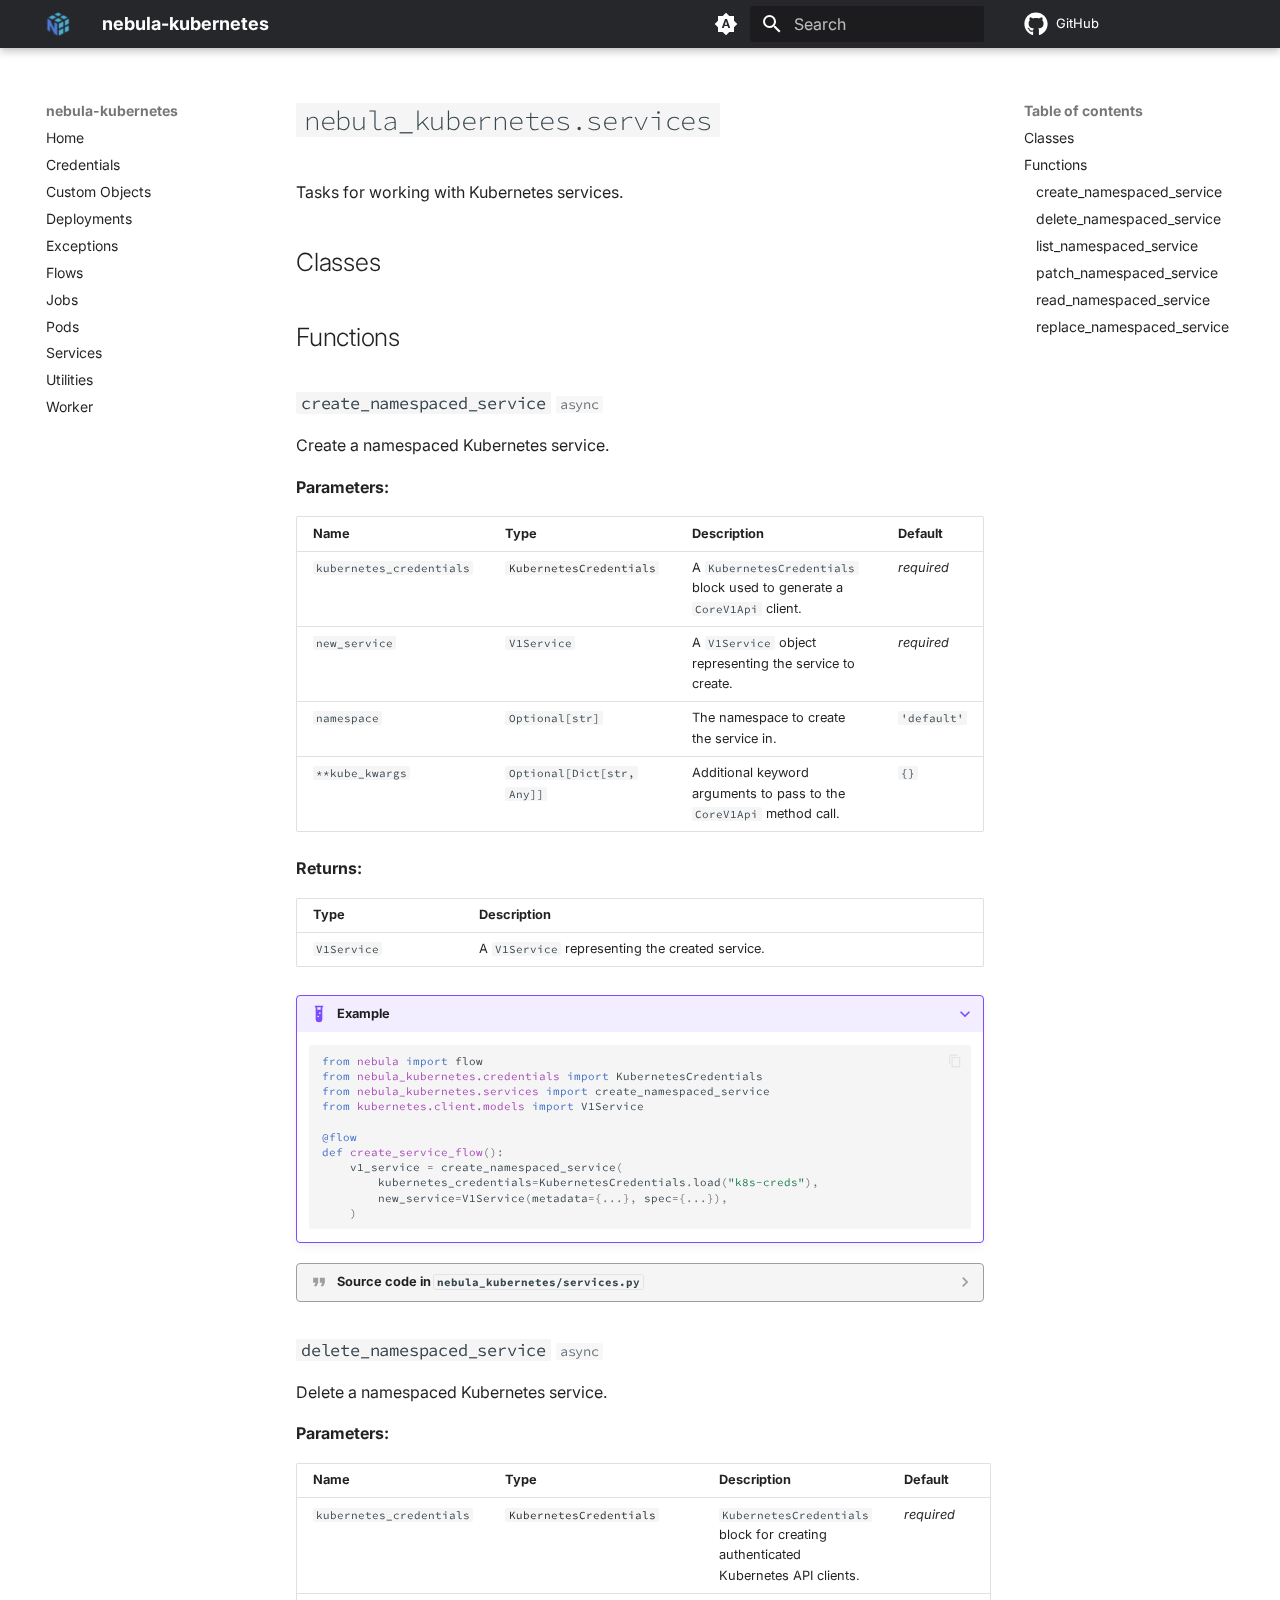
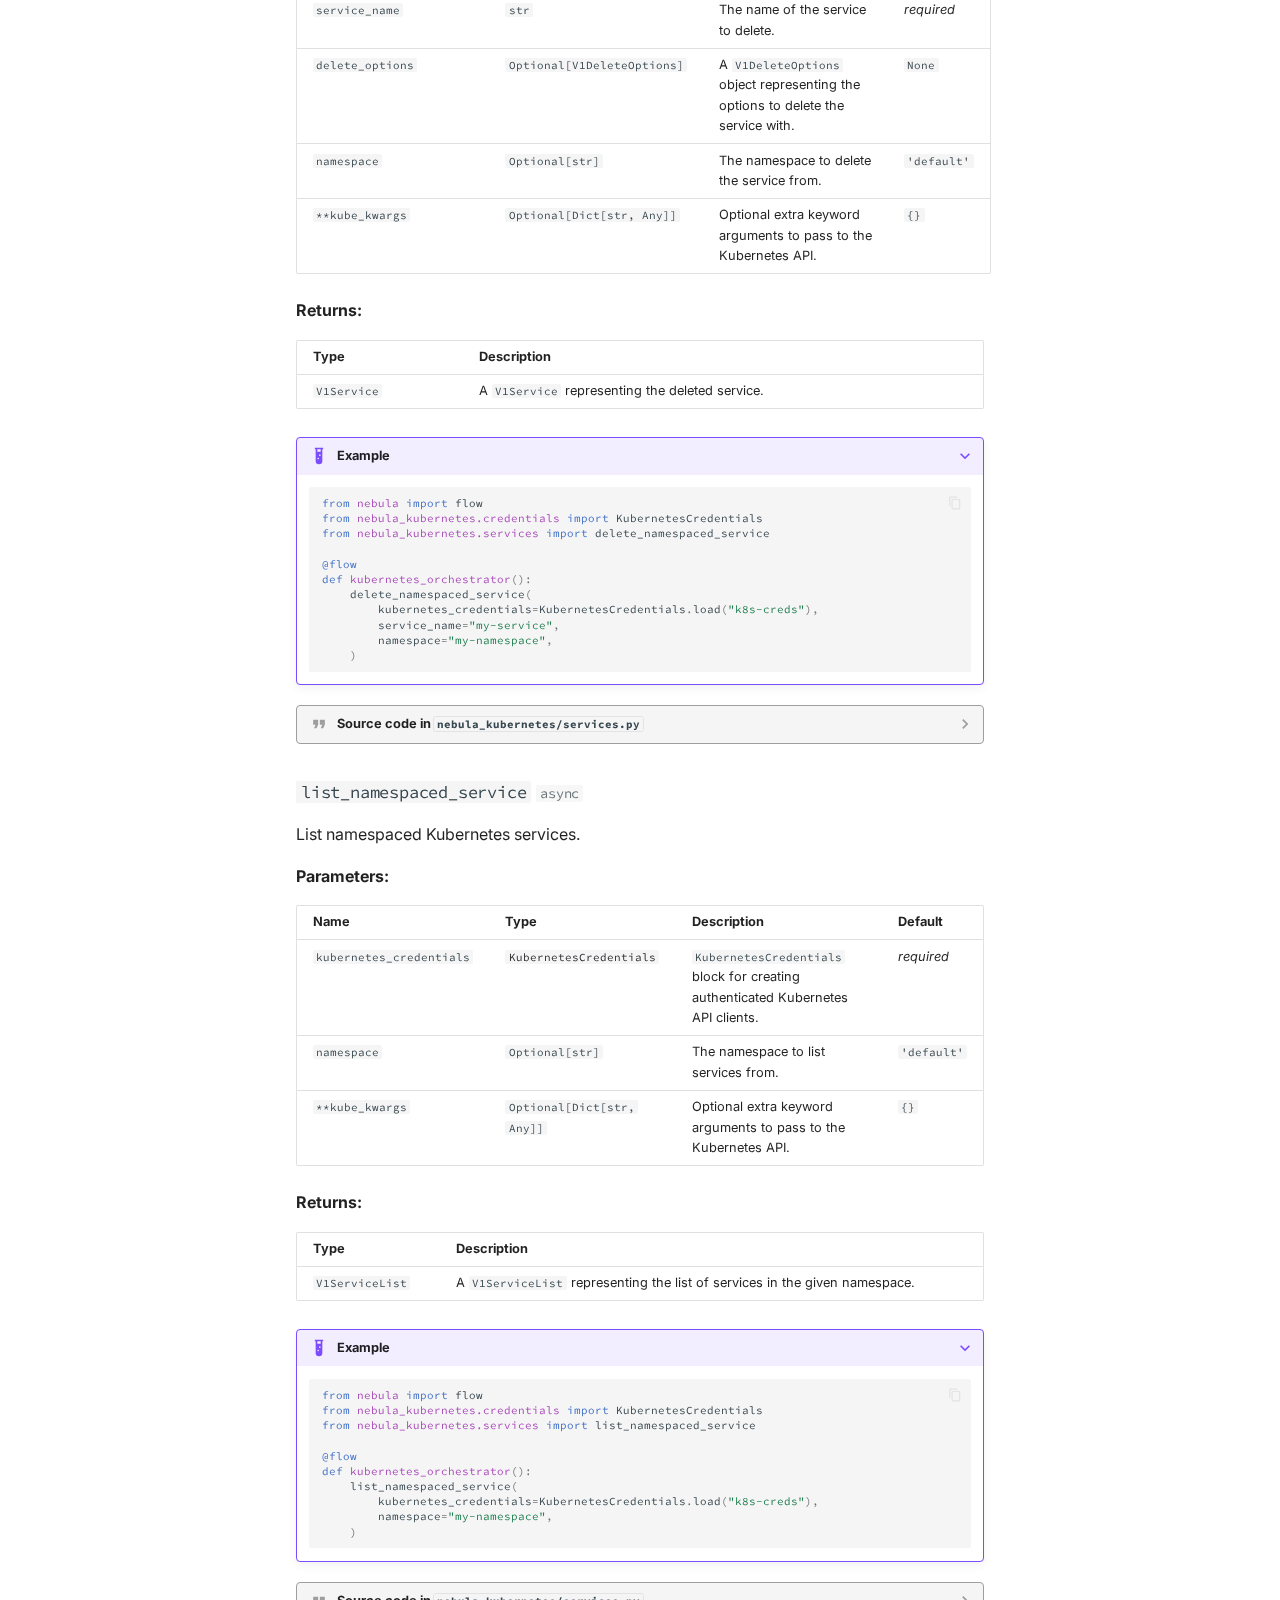
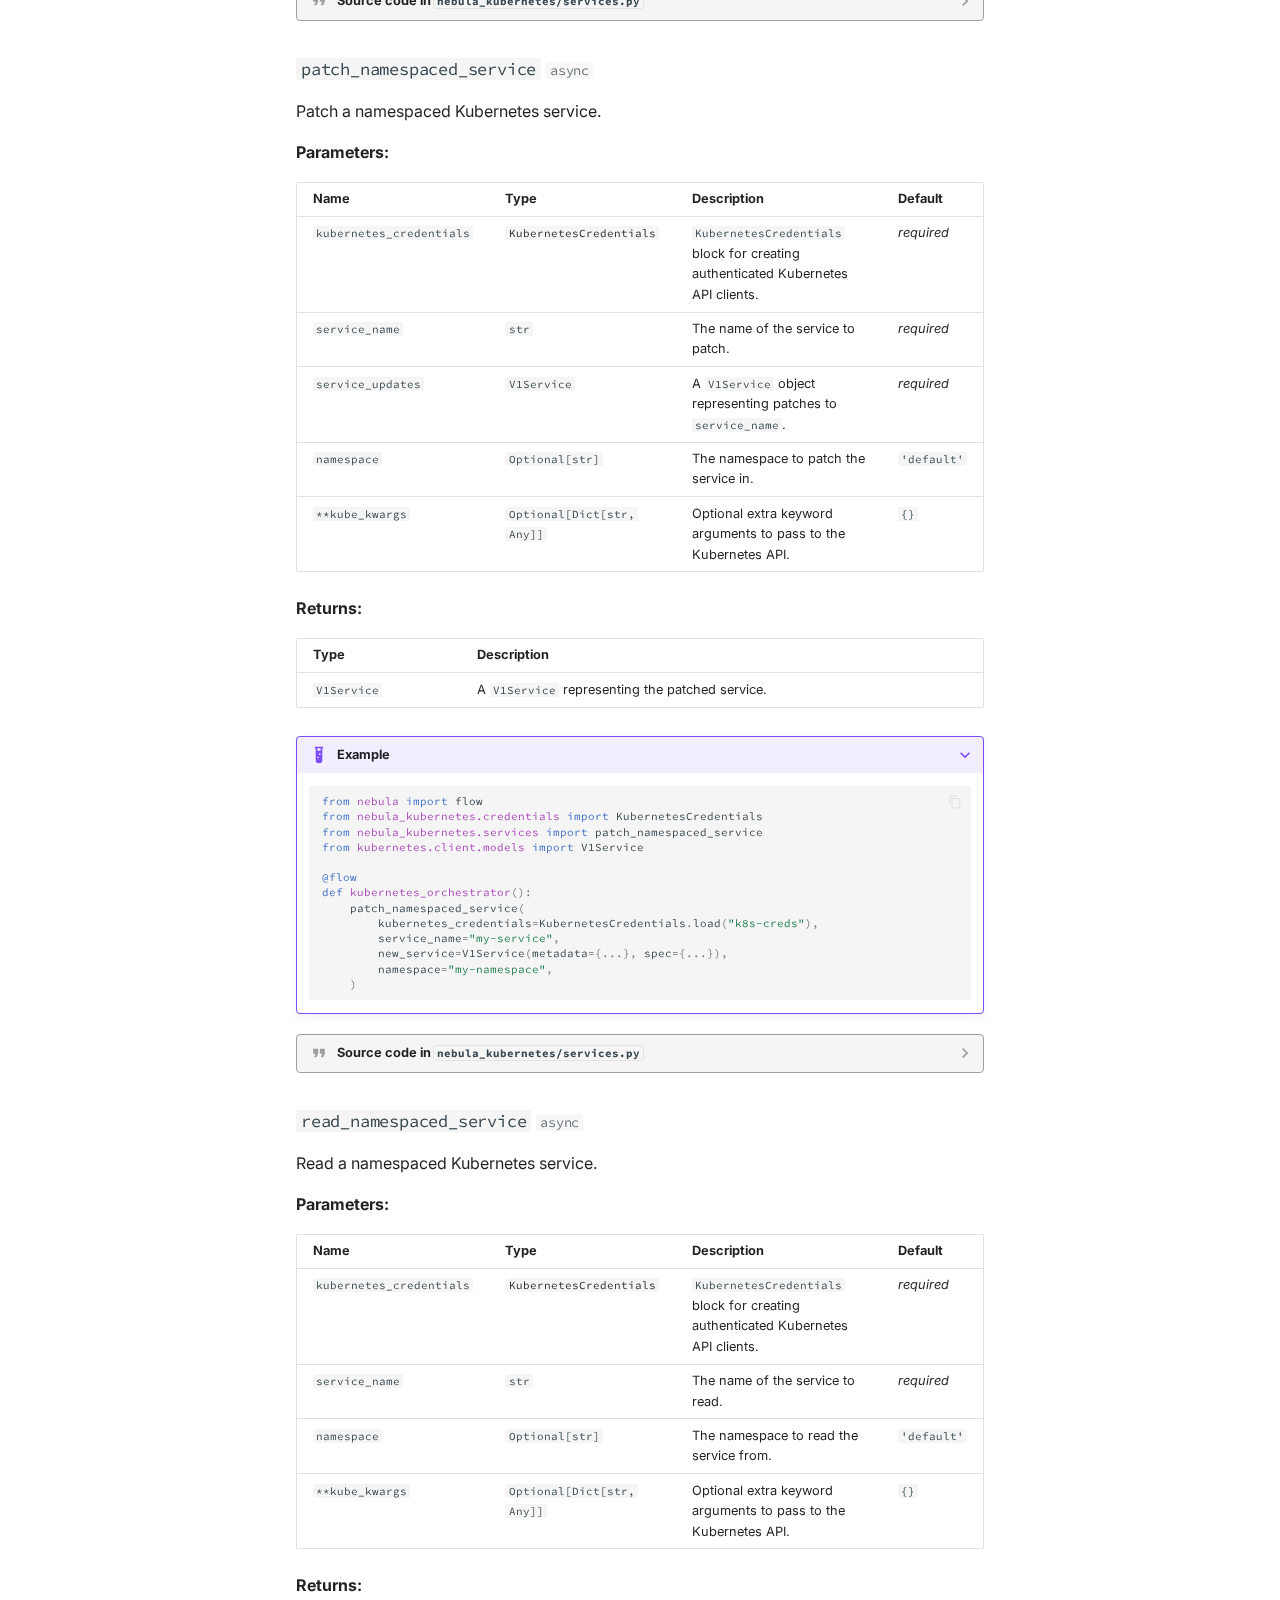
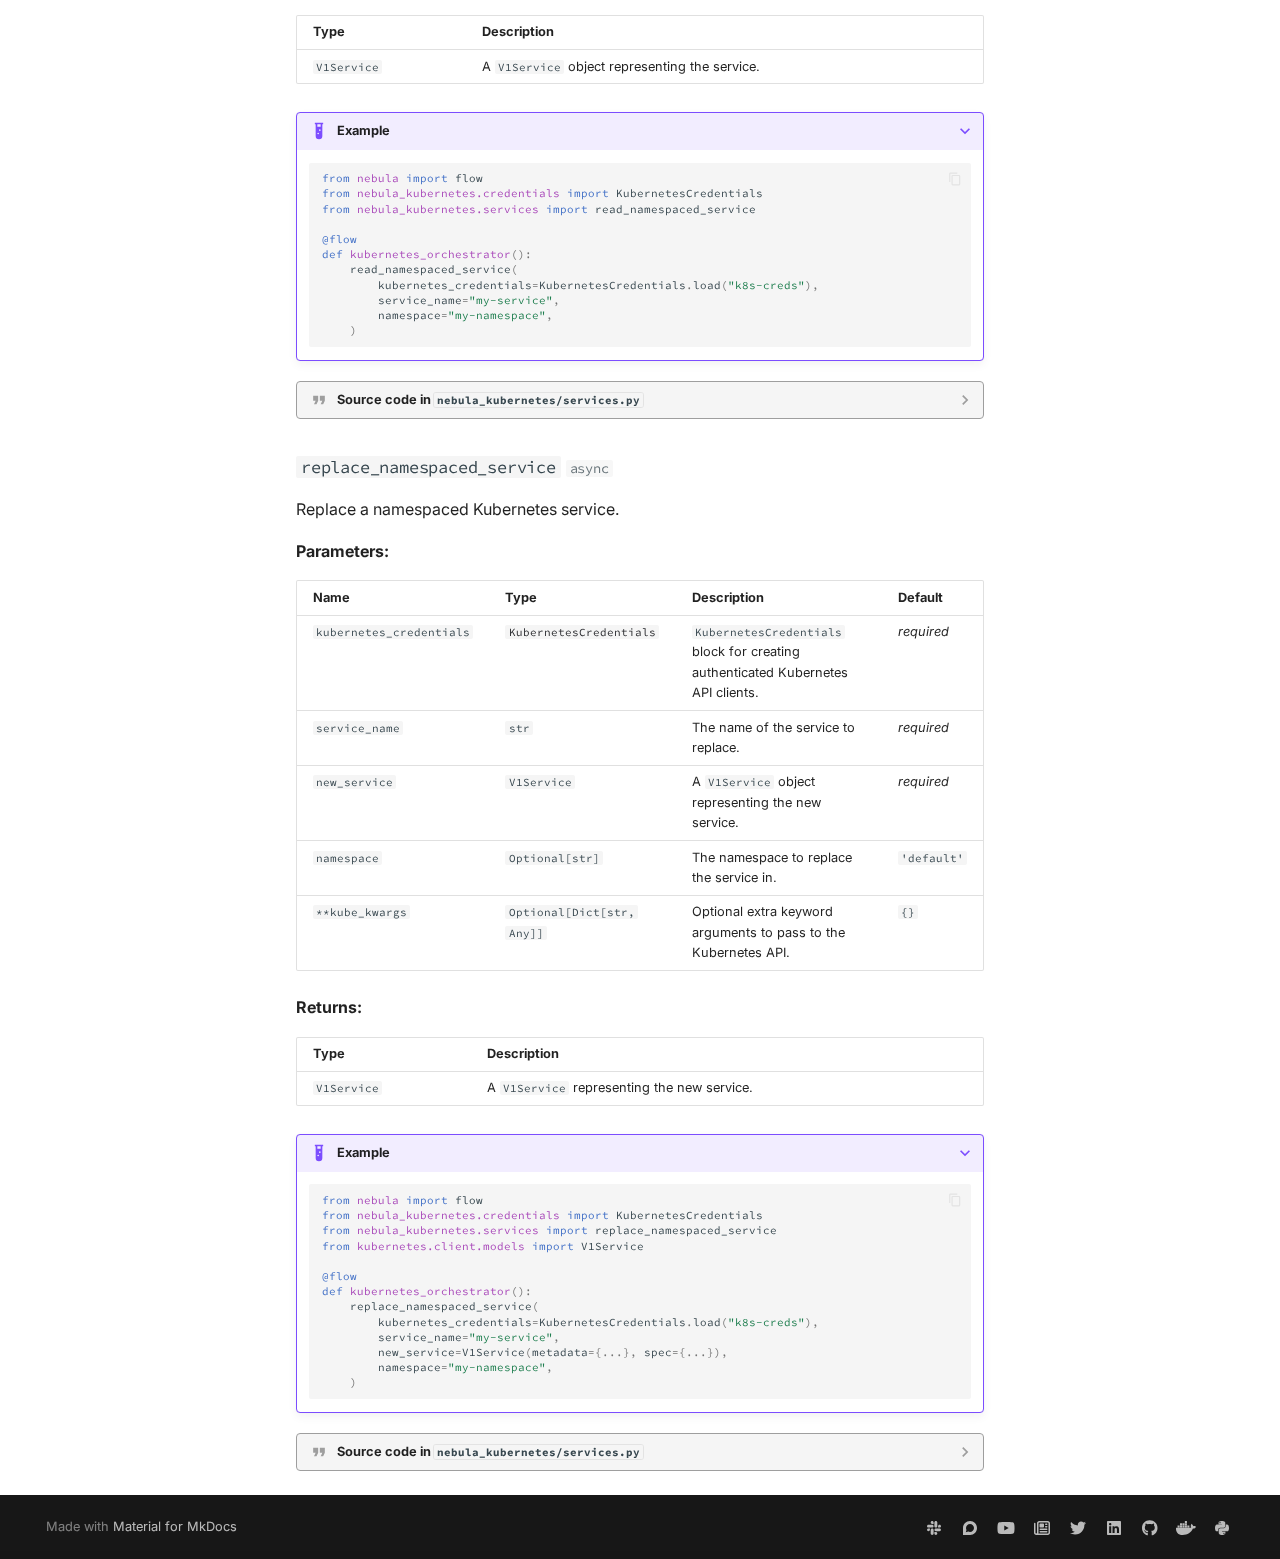
<file: services/index.html>
<!doctype html>
<html lang="en" class="no-js">
  <head>
    
      <meta charset="utf-8">
      <meta name="viewport" content="width=device-width,initial-scale=1">
      
      
      
      
        <link rel="prev" href="../pods/">
      
      
        <link rel="next" href="../utilities/">
      
      
      <link rel="icon" href="../img/favicon.ico">
      <meta name="generator" content="mkdocs-1.5.3, mkdocs-material-9.5.15">
    
    
      
        <title>Services - nebula-kubernetes</title>
      
    
    
      <link rel="stylesheet" href="../assets/stylesheets/main.7e359304.min.css">
      
        
        <link rel="stylesheet" href="../assets/stylesheets/palette.06af60db.min.css">
      
      


    
    
      
    
    
      
        
        
        <link rel="preconnect" href="https://fonts.gstatic.com" crossorigin>
        <link rel="stylesheet" href="https://fonts.googleapis.com/css?family=Inter:300,300i,400,400i,700,700i%7CSource+Code+Pro:400,400i,700,700i&display=fallback">
        <style>:root{--md-text-font:"Inter";--md-code-font:"Source Code Pro"}</style>
      
    
    
      <link rel="stylesheet" href="../assets/_mkdocstrings.css">
    
      <link rel="stylesheet" href="../stylesheets/extra.css">
    
    <script>__md_scope=new URL("..",location),__md_hash=e=>[...e].reduce((e,_)=>(e<<5)-e+_.charCodeAt(0),0),__md_get=(e,_=localStorage,t=__md_scope)=>JSON.parse(_.getItem(t.pathname+"."+e)),__md_set=(e,_,t=localStorage,a=__md_scope)=>{try{t.setItem(a.pathname+"."+e,JSON.stringify(_))}catch(e){}}</script>
    
      
  


  <!-- Google tag (gtag.js) -->
<script async src="https://www.googletagmanager.com/gtag/js?id=G-8CSMBCQDKN"></script>
<script>
    window.dataLayer = window.dataLayer || [];
    function gtag(){dataLayer.push(arguments);}
    gtag('js', new Date());

    gtag('config', 'G-8CSMBCQDKN');
</script>
<!-- Segment analytics -->
<script>
    !function(){var analytics=window.analytics=window.analytics||[];if(!analytics.initialize)if(analytics.invoked)window.console&&console.error&&console.error("Segment snippet included twice.");else{analytics.invoked=!0;analytics.methods=["trackSubmit","trackClick","trackLink","trackForm","pageview","identify","reset","group","track","ready","alias","debug","page","once","off","on","addSourceMiddleware","addIntegrationMiddleware","setAnonymousId","addDestinationMiddleware"];analytics.factory=function(e){return function(){var t=Array.prototype.slice.call(arguments);t.unshift(e);analytics.push(t);return analytics}};for(var e=0;e<analytics.methods.length;e++){var key=analytics.methods[e];analytics[key]=analytics.factory(key)}analytics.load=function(key,e){var t=document.createElement("script");t.type="text/javascript";t.async=!0;t.src="https://cdn.segment.com/analytics.js/v1/" + key + "/analytics.min.js";var n=document.getElementsByTagName("script")[0];n.parentNode.insertBefore(t,n);analytics._loadOptions=e};analytics._writeKey="xDLAoTXsNYpC4Y6JucKnJ8W1MYBuyAbD";;analytics.SNIPPET_VERSION="4.15.3";
    analytics.load("xDLAoTXsNYpC4Y6JucKnJ8W1MYBuyAbD");
    analytics.page();
    }}();
</script>
  
    <script>"undefined"!=typeof __md_analytics&&__md_analytics()</script>
  

    
    
    
  </head>
  
  
    
    
      
    
    
    
    
    <body dir="ltr" data-md-color-scheme="default" data-md-color-primary="indigo" data-md-color-accent="indigo">
  
    
    <input class="md-toggle" data-md-toggle="drawer" type="checkbox" id="__drawer" autocomplete="off">
    <input class="md-toggle" data-md-toggle="search" type="checkbox" id="__search" autocomplete="off">
    <label class="md-overlay" for="__drawer"></label>
    <div data-md-component="skip">
      
        
        <a href="#nebula_kubernetes.services" class="md-skip">
          Skip to content
        </a>
      
    </div>
    <div data-md-component="announce">
      
    </div>
    
    
      

  

<header class="md-header md-header--shadow" data-md-component="header">
  <nav class="md-header__inner md-grid" aria-label="Header">
    <a href=".." title="nebula-kubernetes" class="md-header__button md-logo" aria-label="nebula-kubernetes" data-md-component="logo">
      
  <img src="../img/nebula-logo-mark.png" alt="logo">

    </a>
    <label class="md-header__button md-icon" for="__drawer">
      
      <svg xmlns="http://www.w3.org/2000/svg" viewBox="0 0 24 24"><path d="M3 6h18v2H3V6m0 5h18v2H3v-2m0 5h18v2H3v-2Z"/></svg>
    </label>
    <div class="md-header__title" data-md-component="header-title">
      <div class="md-header__ellipsis">
        <div class="md-header__topic">
          <span class="md-ellipsis">
            nebula-kubernetes
          </span>
        </div>
        <div class="md-header__topic" data-md-component="header-topic">
          <span class="md-ellipsis">
            
              Services
            
          </span>
        </div>
      </div>
    </div>
    
      
        <form class="md-header__option" data-md-component="palette">
  
    
    
    
    <input class="md-option" data-md-color-media="(prefers-color-scheme)" data-md-color-scheme="default" data-md-color-primary="indigo" data-md-color-accent="indigo"  aria-label="Switch to light mode"  type="radio" name="__palette" id="__palette_0">
    
      <label class="md-header__button md-icon" title="Switch to light mode" for="__palette_1" hidden>
        <svg xmlns="http://www.w3.org/2000/svg" viewBox="0 0 24 24"><path d="m14.3 16-.7-2h-3.2l-.7 2H7.8L11 7h2l3.2 9h-1.9M20 8.69V4h-4.69L12 .69 8.69 4H4v4.69L.69 12 4 15.31V20h4.69L12 23.31 15.31 20H20v-4.69L23.31 12 20 8.69m-9.15 3.96h2.3L12 9l-1.15 3.65Z"/></svg>
      </label>
    
  
    
    
    
    <input class="md-option" data-md-color-media="(prefers-color-scheme: light)" data-md-color-scheme="default" data-md-color-primary="blue" data-md-color-accent="blue"  aria-label="Switch to dark mode"  type="radio" name="__palette" id="__palette_1">
    
      <label class="md-header__button md-icon" title="Switch to dark mode" for="__palette_2" hidden>
        <svg xmlns="http://www.w3.org/2000/svg" viewBox="0 0 24 24"><path d="M12 7a5 5 0 0 1 5 5 5 5 0 0 1-5 5 5 5 0 0 1-5-5 5 5 0 0 1 5-5m0 2a3 3 0 0 0-3 3 3 3 0 0 0 3 3 3 3 0 0 0 3-3 3 3 0 0 0-3-3m0-7 2.39 3.42C13.65 5.15 12.84 5 12 5c-.84 0-1.65.15-2.39.42L12 2M3.34 7l4.16-.35A7.2 7.2 0 0 0 5.94 8.5c-.44.74-.69 1.5-.83 2.29L3.34 7m.02 10 1.76-3.77a7.131 7.131 0 0 0 2.38 4.14L3.36 17M20.65 7l-1.77 3.79a7.023 7.023 0 0 0-2.38-4.15l4.15.36m-.01 10-4.14.36c.59-.51 1.12-1.14 1.54-1.86.42-.73.69-1.5.83-2.29L20.64 17M12 22l-2.41-3.44c.74.27 1.55.44 2.41.44.82 0 1.63-.17 2.37-.44L12 22Z"/></svg>
      </label>
    
  
    
    
    
    <input class="md-option" data-md-color-media="(prefers-color-scheme: dark)" data-md-color-scheme="slate" data-md-color-primary="blue" data-md-color-accent="blue"  aria-label="Switch to light mode"  type="radio" name="__palette" id="__palette_2">
    
      <label class="md-header__button md-icon" title="Switch to light mode" for="__palette_0" hidden>
        <svg xmlns="http://www.w3.org/2000/svg" viewBox="0 0 24 24"><path d="m17.75 4.09-2.53 1.94.91 3.06-2.63-1.81-2.63 1.81.91-3.06-2.53-1.94L12.44 4l1.06-3 1.06 3 3.19.09m3.5 6.91-1.64 1.25.59 1.98-1.7-1.17-1.7 1.17.59-1.98L15.75 11l2.06-.05L18.5 9l.69 1.95 2.06.05m-2.28 4.95c.83-.08 1.72 1.1 1.19 1.85-.32.45-.66.87-1.08 1.27C15.17 23 8.84 23 4.94 19.07c-3.91-3.9-3.91-10.24 0-14.14.4-.4.82-.76 1.27-1.08.75-.53 1.93.36 1.85 1.19-.27 2.86.69 5.83 2.89 8.02a9.96 9.96 0 0 0 8.02 2.89m-1.64 2.02a12.08 12.08 0 0 1-7.8-3.47c-2.17-2.19-3.33-5-3.49-7.82-2.81 3.14-2.7 7.96.31 10.98 3.02 3.01 7.84 3.12 10.98.31Z"/></svg>
      </label>
    
  
</form>
      
    
    
      <script>var media,input,key,value,palette=__md_get("__palette");if(palette&&palette.color){"(prefers-color-scheme)"===palette.color.media&&(media=matchMedia("(prefers-color-scheme: light)"),input=document.querySelector(media.matches?"[data-md-color-media='(prefers-color-scheme: light)']":"[data-md-color-media='(prefers-color-scheme: dark)']"),palette.color.media=input.getAttribute("data-md-color-media"),palette.color.scheme=input.getAttribute("data-md-color-scheme"),palette.color.primary=input.getAttribute("data-md-color-primary"),palette.color.accent=input.getAttribute("data-md-color-accent"));for([key,value]of Object.entries(palette.color))document.body.setAttribute("data-md-color-"+key,value)}</script>
    
    
    
      <label class="md-header__button md-icon" for="__search">
        
        <svg xmlns="http://www.w3.org/2000/svg" viewBox="0 0 24 24"><path d="M9.5 3A6.5 6.5 0 0 1 16 9.5c0 1.61-.59 3.09-1.56 4.23l.27.27h.79l5 5-1.5 1.5-5-5v-.79l-.27-.27A6.516 6.516 0 0 1 9.5 16 6.5 6.5 0 0 1 3 9.5 6.5 6.5 0 0 1 9.5 3m0 2C7 5 5 7 5 9.5S7 14 9.5 14 14 12 14 9.5 12 5 9.5 5Z"/></svg>
      </label>
      <div class="md-search" data-md-component="search" role="dialog">
  <label class="md-search__overlay" for="__search"></label>
  <div class="md-search__inner" role="search">
    <form class="md-search__form" name="search">
      <input type="text" class="md-search__input" name="query" aria-label="Search" placeholder="Search" autocapitalize="off" autocorrect="off" autocomplete="off" spellcheck="false" data-md-component="search-query" required>
      <label class="md-search__icon md-icon" for="__search">
        
        <svg xmlns="http://www.w3.org/2000/svg" viewBox="0 0 24 24"><path d="M9.5 3A6.5 6.5 0 0 1 16 9.5c0 1.61-.59 3.09-1.56 4.23l.27.27h.79l5 5-1.5 1.5-5-5v-.79l-.27-.27A6.516 6.516 0 0 1 9.5 16 6.5 6.5 0 0 1 3 9.5 6.5 6.5 0 0 1 9.5 3m0 2C7 5 5 7 5 9.5S7 14 9.5 14 14 12 14 9.5 12 5 9.5 5Z"/></svg>
        
        <svg xmlns="http://www.w3.org/2000/svg" viewBox="0 0 24 24"><path d="M20 11v2H8l5.5 5.5-1.42 1.42L4.16 12l7.92-7.92L13.5 5.5 8 11h12Z"/></svg>
      </label>
      <nav class="md-search__options" aria-label="Search">
        
        <button type="reset" class="md-search__icon md-icon" title="Clear" aria-label="Clear" tabindex="-1">
          
          <svg xmlns="http://www.w3.org/2000/svg" viewBox="0 0 24 24"><path d="M19 6.41 17.59 5 12 10.59 6.41 5 5 6.41 10.59 12 5 17.59 6.41 19 12 13.41 17.59 19 19 17.59 13.41 12 19 6.41Z"/></svg>
        </button>
      </nav>
      
    </form>
    <div class="md-search__output">
      <div class="md-search__scrollwrap" data-md-scrollfix>
        <div class="md-search-result" data-md-component="search-result">
          <div class="md-search-result__meta">
            Initializing search
          </div>
          <ol class="md-search-result__list" role="presentation"></ol>
        </div>
      </div>
    </div>
  </div>
</div>
    
    
      <div class="md-header__source">
        <a href="https://github.com/kozmoai/nebula-kubernetes" title="Go to repository" class="md-source" data-md-component="source">
  <div class="md-source__icon md-icon">
    
    <svg xmlns="http://www.w3.org/2000/svg" viewBox="0 0 496 512"><!--! Font Awesome Free 6.5.1 by @fontawesome - https://fontawesome.com License - https://fontawesome.com/license/free (Icons: CC BY 4.0, Fonts: SIL OFL 1.1, Code: MIT License) Copyright 2023 Fonticons, Inc.--><path d="M165.9 397.4c0 2-2.3 3.6-5.2 3.6-3.3.3-5.6-1.3-5.6-3.6 0-2 2.3-3.6 5.2-3.6 3-.3 5.6 1.3 5.6 3.6zm-31.1-4.5c-.7 2 1.3 4.3 4.3 4.9 2.6 1 5.6 0 6.2-2s-1.3-4.3-4.3-5.2c-2.6-.7-5.5.3-6.2 2.3zm44.2-1.7c-2.9.7-4.9 2.6-4.6 4.9.3 2 2.9 3.3 5.9 2.6 2.9-.7 4.9-2.6 4.6-4.6-.3-1.9-3-3.2-5.9-2.9zM244.8 8C106.1 8 0 113.3 0 252c0 110.9 69.8 205.8 169.5 239.2 12.8 2.3 17.3-5.6 17.3-12.1 0-6.2-.3-40.4-.3-61.4 0 0-70 15-84.7-29.8 0 0-11.4-29.1-27.8-36.6 0 0-22.9-15.7 1.6-15.4 0 0 24.9 2 38.6 25.8 21.9 38.6 58.6 27.5 72.9 20.9 2.3-16 8.8-27.1 16-33.7-55.9-6.2-112.3-14.3-112.3-110.5 0-27.5 7.6-41.3 23.6-58.9-2.6-6.5-11.1-33.3 2.6-67.9 20.9-6.5 69 27 69 27 20-5.6 41.5-8.5 62.8-8.5s42.8 2.9 62.8 8.5c0 0 48.1-33.6 69-27 13.7 34.7 5.2 61.4 2.6 67.9 16 17.7 25.8 31.5 25.8 58.9 0 96.5-58.9 104.2-114.8 110.5 9.2 7.9 17 22.9 17 46.4 0 33.7-.3 75.4-.3 83.6 0 6.5 4.6 14.4 17.3 12.1C428.2 457.8 496 362.9 496 252 496 113.3 383.5 8 244.8 8zM97.2 352.9c-1.3 1-1 3.3.7 5.2 1.6 1.6 3.9 2.3 5.2 1 1.3-1 1-3.3-.7-5.2-1.6-1.6-3.9-2.3-5.2-1zm-10.8-8.1c-.7 1.3.3 2.9 2.3 3.9 1.6 1 3.6.7 4.3-.7.7-1.3-.3-2.9-2.3-3.9-2-.6-3.6-.3-4.3.7zm32.4 35.6c-1.6 1.3-1 4.3 1.3 6.2 2.3 2.3 5.2 2.6 6.5 1 1.3-1.3.7-4.3-1.3-6.2-2.2-2.3-5.2-2.6-6.5-1zm-11.4-14.7c-1.6 1-1.6 3.6 0 5.9 1.6 2.3 4.3 3.3 5.6 2.3 1.6-1.3 1.6-3.9 0-6.2-1.4-2.3-4-3.3-5.6-2z"/></svg>
  </div>
  <div class="md-source__repository">
    GitHub
  </div>
</a>
      </div>
    
  </nav>
  
</header>
    
    <div class="md-container" data-md-component="container">
      
      
        
          
        
      
      <main class="md-main" data-md-component="main">
        <div class="md-main__inner md-grid">
          
            
              
              <div class="md-sidebar md-sidebar--primary" data-md-component="sidebar" data-md-type="navigation" >
                <div class="md-sidebar__scrollwrap">
                  <div class="md-sidebar__inner">
                    



<nav class="md-nav md-nav--primary" aria-label="Navigation" data-md-level="0">
  <label class="md-nav__title" for="__drawer">
    <a href=".." title="nebula-kubernetes" class="md-nav__button md-logo" aria-label="nebula-kubernetes" data-md-component="logo">
      
  <img src="../img/nebula-logo-mark.png" alt="logo">

    </a>
    nebula-kubernetes
  </label>
  
    <div class="md-nav__source">
      <a href="https://github.com/kozmoai/nebula-kubernetes" title="Go to repository" class="md-source" data-md-component="source">
  <div class="md-source__icon md-icon">
    
    <svg xmlns="http://www.w3.org/2000/svg" viewBox="0 0 496 512"><!--! Font Awesome Free 6.5.1 by @fontawesome - https://fontawesome.com License - https://fontawesome.com/license/free (Icons: CC BY 4.0, Fonts: SIL OFL 1.1, Code: MIT License) Copyright 2023 Fonticons, Inc.--><path d="M165.9 397.4c0 2-2.3 3.6-5.2 3.6-3.3.3-5.6-1.3-5.6-3.6 0-2 2.3-3.6 5.2-3.6 3-.3 5.6 1.3 5.6 3.6zm-31.1-4.5c-.7 2 1.3 4.3 4.3 4.9 2.6 1 5.6 0 6.2-2s-1.3-4.3-4.3-5.2c-2.6-.7-5.5.3-6.2 2.3zm44.2-1.7c-2.9.7-4.9 2.6-4.6 4.9.3 2 2.9 3.3 5.9 2.6 2.9-.7 4.9-2.6 4.6-4.6-.3-1.9-3-3.2-5.9-2.9zM244.8 8C106.1 8 0 113.3 0 252c0 110.9 69.8 205.8 169.5 239.2 12.8 2.3 17.3-5.6 17.3-12.1 0-6.2-.3-40.4-.3-61.4 0 0-70 15-84.7-29.8 0 0-11.4-29.1-27.8-36.6 0 0-22.9-15.7 1.6-15.4 0 0 24.9 2 38.6 25.8 21.9 38.6 58.6 27.5 72.9 20.9 2.3-16 8.8-27.1 16-33.7-55.9-6.2-112.3-14.3-112.3-110.5 0-27.5 7.6-41.3 23.6-58.9-2.6-6.5-11.1-33.3 2.6-67.9 20.9-6.5 69 27 69 27 20-5.6 41.5-8.5 62.8-8.5s42.8 2.9 62.8 8.5c0 0 48.1-33.6 69-27 13.7 34.7 5.2 61.4 2.6 67.9 16 17.7 25.8 31.5 25.8 58.9 0 96.5-58.9 104.2-114.8 110.5 9.2 7.9 17 22.9 17 46.4 0 33.7-.3 75.4-.3 83.6 0 6.5 4.6 14.4 17.3 12.1C428.2 457.8 496 362.9 496 252 496 113.3 383.5 8 244.8 8zM97.2 352.9c-1.3 1-1 3.3.7 5.2 1.6 1.6 3.9 2.3 5.2 1 1.3-1 1-3.3-.7-5.2-1.6-1.6-3.9-2.3-5.2-1zm-10.8-8.1c-.7 1.3.3 2.9 2.3 3.9 1.6 1 3.6.7 4.3-.7.7-1.3-.3-2.9-2.3-3.9-2-.6-3.6-.3-4.3.7zm32.4 35.6c-1.6 1.3-1 4.3 1.3 6.2 2.3 2.3 5.2 2.6 6.5 1 1.3-1.3.7-4.3-1.3-6.2-2.2-2.3-5.2-2.6-6.5-1zm-11.4-14.7c-1.6 1-1.6 3.6 0 5.9 1.6 2.3 4.3 3.3 5.6 2.3 1.6-1.3 1.6-3.9 0-6.2-1.4-2.3-4-3.3-5.6-2z"/></svg>
  </div>
  <div class="md-source__repository">
    GitHub
  </div>
</a>
    </div>
  
  <ul class="md-nav__list" data-md-scrollfix>
    
      
      
  
  
  
  
    <li class="md-nav__item">
      <a href=".." class="md-nav__link">
        
  
  <span class="md-ellipsis">
    Home
  </span>
  

      </a>
    </li>
  

    
      
      
  
  
  
  
    <li class="md-nav__item">
      <a href="../credentials/" class="md-nav__link">
        
  
  <span class="md-ellipsis">
    Credentials
  </span>
  

      </a>
    </li>
  

    
      
      
  
  
  
  
    <li class="md-nav__item">
      <a href="../custom_objects/" class="md-nav__link">
        
  
  <span class="md-ellipsis">
    Custom Objects
  </span>
  

      </a>
    </li>
  

    
      
      
  
  
  
  
    <li class="md-nav__item">
      <a href="../deployments/" class="md-nav__link">
        
  
  <span class="md-ellipsis">
    Deployments
  </span>
  

      </a>
    </li>
  

    
      
      
  
  
  
  
    <li class="md-nav__item">
      <a href="../exceptions/" class="md-nav__link">
        
  
  <span class="md-ellipsis">
    Exceptions
  </span>
  

      </a>
    </li>
  

    
      
      
  
  
  
  
    <li class="md-nav__item">
      <a href="../flows/" class="md-nav__link">
        
  
  <span class="md-ellipsis">
    Flows
  </span>
  

      </a>
    </li>
  

    
      
      
  
  
  
  
    <li class="md-nav__item">
      <a href="../jobs/" class="md-nav__link">
        
  
  <span class="md-ellipsis">
    Jobs
  </span>
  

      </a>
    </li>
  

    
      
      
  
  
  
  
    <li class="md-nav__item">
      <a href="../pods/" class="md-nav__link">
        
  
  <span class="md-ellipsis">
    Pods
  </span>
  

      </a>
    </li>
  

    
      
      
  
  
    
  
  
  
    <li class="md-nav__item md-nav__item--active">
      
      <input class="md-nav__toggle md-toggle" type="checkbox" id="__toc">
      
      
        
      
      
        <label class="md-nav__link md-nav__link--active" for="__toc">
          
  
  <span class="md-ellipsis">
    Services
  </span>
  

          <span class="md-nav__icon md-icon"></span>
        </label>
      
      <a href="./" class="md-nav__link md-nav__link--active">
        
  
  <span class="md-ellipsis">
    Services
  </span>
  

      </a>
      
        

<nav class="md-nav md-nav--secondary" aria-label="Table of contents">
  
  
  
    
  
  
    <label class="md-nav__title" for="__toc">
      <span class="md-nav__icon md-icon"></span>
      Table of contents
    </label>
    <ul class="md-nav__list" data-md-component="toc" data-md-scrollfix>
      
        <li class="md-nav__item">
  <a href="#nebula_kubernetes.services-classes" class="md-nav__link">
    <span class="md-ellipsis">
      Classes
    </span>
  </a>
  
</li>
      
        <li class="md-nav__item">
  <a href="#nebula_kubernetes.services-functions" class="md-nav__link">
    <span class="md-ellipsis">
      Functions
    </span>
  </a>
  
    <nav class="md-nav" aria-label="Functions">
      <ul class="md-nav__list">
        
          <li class="md-nav__item">
  <a href="#nebula_kubernetes.services.create_namespaced_service" class="md-nav__link">
    <span class="md-ellipsis">
      create_namespaced_service
    </span>
  </a>
  
</li>
        
          <li class="md-nav__item">
  <a href="#nebula_kubernetes.services.delete_namespaced_service" class="md-nav__link">
    <span class="md-ellipsis">
      delete_namespaced_service
    </span>
  </a>
  
</li>
        
          <li class="md-nav__item">
  <a href="#nebula_kubernetes.services.list_namespaced_service" class="md-nav__link">
    <span class="md-ellipsis">
      list_namespaced_service
    </span>
  </a>
  
</li>
        
          <li class="md-nav__item">
  <a href="#nebula_kubernetes.services.patch_namespaced_service" class="md-nav__link">
    <span class="md-ellipsis">
      patch_namespaced_service
    </span>
  </a>
  
</li>
        
          <li class="md-nav__item">
  <a href="#nebula_kubernetes.services.read_namespaced_service" class="md-nav__link">
    <span class="md-ellipsis">
      read_namespaced_service
    </span>
  </a>
  
</li>
        
          <li class="md-nav__item">
  <a href="#nebula_kubernetes.services.replace_namespaced_service" class="md-nav__link">
    <span class="md-ellipsis">
      replace_namespaced_service
    </span>
  </a>
  
</li>
        
      </ul>
    </nav>
  
</li>
      
    </ul>
  
</nav>
      
    </li>
  

    
      
      
  
  
  
  
    <li class="md-nav__item">
      <a href="../utilities/" class="md-nav__link">
        
  
  <span class="md-ellipsis">
    Utilities
  </span>
  

      </a>
    </li>
  

    
      
      
  
  
  
  
    <li class="md-nav__item">
      <a href="../worker/" class="md-nav__link">
        
  
  <span class="md-ellipsis">
    Worker
  </span>
  

      </a>
    </li>
  

    
  </ul>
</nav>
                  </div>
                </div>
              </div>
            
            
              
              <div class="md-sidebar md-sidebar--secondary" data-md-component="sidebar" data-md-type="toc" >
                <div class="md-sidebar__scrollwrap">
                  <div class="md-sidebar__inner">
                    

<nav class="md-nav md-nav--secondary" aria-label="Table of contents">
  
  
  
    
  
  
    <label class="md-nav__title" for="__toc">
      <span class="md-nav__icon md-icon"></span>
      Table of contents
    </label>
    <ul class="md-nav__list" data-md-component="toc" data-md-scrollfix>
      
        <li class="md-nav__item">
  <a href="#nebula_kubernetes.services-classes" class="md-nav__link">
    <span class="md-ellipsis">
      Classes
    </span>
  </a>
  
</li>
      
        <li class="md-nav__item">
  <a href="#nebula_kubernetes.services-functions" class="md-nav__link">
    <span class="md-ellipsis">
      Functions
    </span>
  </a>
  
    <nav class="md-nav" aria-label="Functions">
      <ul class="md-nav__list">
        
          <li class="md-nav__item">
  <a href="#nebula_kubernetes.services.create_namespaced_service" class="md-nav__link">
    <span class="md-ellipsis">
      create_namespaced_service
    </span>
  </a>
  
</li>
        
          <li class="md-nav__item">
  <a href="#nebula_kubernetes.services.delete_namespaced_service" class="md-nav__link">
    <span class="md-ellipsis">
      delete_namespaced_service
    </span>
  </a>
  
</li>
        
          <li class="md-nav__item">
  <a href="#nebula_kubernetes.services.list_namespaced_service" class="md-nav__link">
    <span class="md-ellipsis">
      list_namespaced_service
    </span>
  </a>
  
</li>
        
          <li class="md-nav__item">
  <a href="#nebula_kubernetes.services.patch_namespaced_service" class="md-nav__link">
    <span class="md-ellipsis">
      patch_namespaced_service
    </span>
  </a>
  
</li>
        
          <li class="md-nav__item">
  <a href="#nebula_kubernetes.services.read_namespaced_service" class="md-nav__link">
    <span class="md-ellipsis">
      read_namespaced_service
    </span>
  </a>
  
</li>
        
          <li class="md-nav__item">
  <a href="#nebula_kubernetes.services.replace_namespaced_service" class="md-nav__link">
    <span class="md-ellipsis">
      replace_namespaced_service
    </span>
  </a>
  
</li>
        
      </ul>
    </nav>
  
</li>
      
    </ul>
  
</nav>
                  </div>
                </div>
              </div>
            
          
          
            <div class="md-content" data-md-component="content">
              <article class="md-content__inner md-typeset">
                
                  

  
  


<div class="doc doc-object doc-module">



<h1 id="nebula_kubernetes.services" class="doc doc-heading">
          <code>nebula_kubernetes.services</code>


</h1>

  <div class="doc doc-contents first">
  
      <p>Tasks for working with Kubernetes services.</p>

  

  <div class="doc doc-children">






<h2 id="nebula_kubernetes.services-classes">Classes</h2>
<h2 id="nebula_kubernetes.services-functions">Functions</h2>


<div class="doc doc-object doc-function">



<h3 id="nebula_kubernetes.services.create_namespaced_service" class="doc doc-heading">
          <code class="highlight language-python"><span class="n">create_namespaced_service</span></code>
  
  <span class="doc doc-labels">
      <small class="doc doc-label doc-label-async"><code>async</code></small>
  </span>

</h3>


  <div class="doc doc-contents ">
  
      <p>Create a namespaced Kubernetes service.</p>



  <p><strong>Parameters:</strong></p>
  <table>
    <thead>
      <tr>
        <th>Name</th>
        <th>Type</th>
        <th>Description</th>
        <th>Default</th>
      </tr>
    </thead>
    <tbody>
        <tr>
          <td><code>kubernetes_credentials</code></td>
          <td>
                <code><a class="autorefs autorefs-internal" title="nebula_kubernetes.credentials.KubernetesCredentials" href="../credentials/#nebula_kubernetes.credentials.KubernetesCredentials">KubernetesCredentials</a></code>
          </td>
          <td>
            <div class="doc-md-description">
              <p>A <code>KubernetesCredentials</code> block used to generate a
<code>CoreV1Api</code> client.</p>
            </div>
          </td>
          <td>
              <em>required</em>
          </td>
        </tr>
        <tr>
          <td><code>new_service</code></td>
          <td>
                <code><span title="kubernetes.client.models.V1Service">V1Service</span></code>
          </td>
          <td>
            <div class="doc-md-description">
              <p>A <code>V1Service</code> object representing the service to create.</p>
            </div>
          </td>
          <td>
              <em>required</em>
          </td>
        </tr>
        <tr>
          <td><code>namespace</code></td>
          <td>
                <code><span title="typing.Optional">Optional</span>[str]</code>
          </td>
          <td>
            <div class="doc-md-description">
              <p>The namespace to create the service in.</p>
            </div>
          </td>
          <td>
                <code>&#39;default&#39;</code>
          </td>
        </tr>
        <tr>
          <td><code>**kube_kwargs</code></td>
          <td>
                <code><span title="typing.Optional">Optional</span>[<span title="typing.Dict">Dict</span>[str, <span title="typing.Any">Any</span>]]</code>
          </td>
          <td>
            <div class="doc-md-description">
              <p>Additional keyword arguments to pass to the <code>CoreV1Api</code>
method call.</p>
            </div>
          </td>
          <td>
                <code>{}</code>
          </td>
        </tr>
    </tbody>
  </table>



  <p><strong>Returns:</strong></p>
  <table>
    <thead>
      <tr>
        <th>Type</th>
        <th>Description</th>
      </tr>
    </thead>
    <tbody>
        <tr>
          <td>
                <code><span title="kubernetes.client.models.V1Service">V1Service</span></code>
          </td>
          <td>
            <div class="doc-md-description">
              <p>A <code>V1Service</code> representing the created service.</p>
            </div>
          </td>
        </tr>
    </tbody>
  </table>

<details class="example" open>
  <summary>Example</summary>
  <div class="highlight"><pre><span></span><code><span class="kn">from</span> <span class="nn">nebula</span> <span class="kn">import</span> <span class="n">flow</span>
<span class="kn">from</span> <span class="nn">nebula_kubernetes.credentials</span> <span class="kn">import</span> <span class="n">KubernetesCredentials</span>
<span class="kn">from</span> <span class="nn">nebula_kubernetes.services</span> <span class="kn">import</span> <span class="n">create_namespaced_service</span>
<span class="kn">from</span> <span class="nn">kubernetes.client.models</span> <span class="kn">import</span> <span class="n">V1Service</span>

<span class="nd">@flow</span>
<span class="k">def</span> <span class="nf">create_service_flow</span><span class="p">():</span>
    <span class="n">v1_service</span> <span class="o">=</span> <span class="n">create_namespaced_service</span><span class="p">(</span>
        <span class="n">kubernetes_credentials</span><span class="o">=</span><span class="n">KubernetesCredentials</span><span class="o">.</span><span class="n">load</span><span class="p">(</span><span class="s2">&quot;k8s-creds&quot;</span><span class="p">),</span>
        <span class="n">new_service</span><span class="o">=</span><span class="n">V1Service</span><span class="p">(</span><span class="n">metadata</span><span class="o">=</span><span class="p">{</span><span class="o">...</span><span class="p">},</span> <span class="n">spec</span><span class="o">=</span><span class="p">{</span><span class="o">...</span><span class="p">}),</span>
    <span class="p">)</span>
</code></pre></div>
</details>
          <details class="quote">
            <summary>Source code in <code>nebula_kubernetes/services.py</code></summary>
            <div class="highlight"><table class="highlighttable"><tr><td class="linenos"><div class="linenodiv"><pre><span></span><span class="normal">12</span>
<span class="normal">13</span>
<span class="normal">14</span>
<span class="normal">15</span>
<span class="normal">16</span>
<span class="normal">17</span>
<span class="normal">18</span>
<span class="normal">19</span>
<span class="normal">20</span>
<span class="normal">21</span>
<span class="normal">22</span>
<span class="normal">23</span>
<span class="normal">24</span>
<span class="normal">25</span>
<span class="normal">26</span>
<span class="normal">27</span>
<span class="normal">28</span>
<span class="normal">29</span>
<span class="normal">30</span>
<span class="normal">31</span>
<span class="normal">32</span>
<span class="normal">33</span>
<span class="normal">34</span>
<span class="normal">35</span>
<span class="normal">36</span>
<span class="normal">37</span>
<span class="normal">38</span>
<span class="normal">39</span>
<span class="normal">40</span>
<span class="normal">41</span>
<span class="normal">42</span>
<span class="normal">43</span>
<span class="normal">44</span>
<span class="normal">45</span>
<span class="normal">46</span>
<span class="normal">47</span>
<span class="normal">48</span>
<span class="normal">49</span>
<span class="normal">50</span>
<span class="normal">51</span>
<span class="normal">52</span>
<span class="normal">53</span></pre></div></td><td class="code"><div><pre><span></span><code><span class="nd">@task</span>
<span class="k">async</span> <span class="k">def</span> <span class="nf">create_namespaced_service</span><span class="p">(</span>
    <span class="n">kubernetes_credentials</span><span class="p">:</span> <span class="n">KubernetesCredentials</span><span class="p">,</span>
    <span class="n">new_service</span><span class="p">:</span> <span class="n">V1Service</span><span class="p">,</span>
    <span class="n">namespace</span><span class="p">:</span> <span class="n">Optional</span><span class="p">[</span><span class="nb">str</span><span class="p">]</span> <span class="o">=</span> <span class="s2">&quot;default&quot;</span><span class="p">,</span>
    <span class="o">**</span><span class="n">kube_kwargs</span><span class="p">:</span> <span class="n">Optional</span><span class="p">[</span><span class="n">Dict</span><span class="p">[</span><span class="nb">str</span><span class="p">,</span> <span class="n">Any</span><span class="p">]],</span>
<span class="p">)</span> <span class="o">-&gt;</span> <span class="n">V1Service</span><span class="p">:</span>
<span class="w">    </span><span class="sd">&quot;&quot;&quot;Create a namespaced Kubernetes service.</span>

<span class="sd">    Args:</span>
<span class="sd">        kubernetes_credentials: A `KubernetesCredentials` block used to generate a</span>
<span class="sd">            `CoreV1Api` client.</span>
<span class="sd">        new_service: A `V1Service` object representing the service to create.</span>
<span class="sd">        namespace: The namespace to create the service in.</span>
<span class="sd">        **kube_kwargs: Additional keyword arguments to pass to the `CoreV1Api`</span>
<span class="sd">            method call.</span>

<span class="sd">    Returns:</span>
<span class="sd">        A `V1Service` representing the created service.</span>

<span class="sd">    Example:</span>
<span class="sd">        ```python</span>
<span class="sd">        from nebula import flow</span>
<span class="sd">        from nebula_kubernetes.credentials import KubernetesCredentials</span>
<span class="sd">        from nebula_kubernetes.services import create_namespaced_service</span>
<span class="sd">        from kubernetes.client.models import V1Service</span>

<span class="sd">        @flow</span>
<span class="sd">        def create_service_flow():</span>
<span class="sd">            v1_service = create_namespaced_service(</span>
<span class="sd">                kubernetes_credentials=KubernetesCredentials.load(&quot;k8s-creds&quot;),</span>
<span class="sd">                new_service=V1Service(metadata={...}, spec={...}),</span>
<span class="sd">            )</span>
<span class="sd">        ```</span>
<span class="sd">    &quot;&quot;&quot;</span>
    <span class="k">with</span> <span class="n">kubernetes_credentials</span><span class="o">.</span><span class="n">get_client</span><span class="p">(</span><span class="s2">&quot;core&quot;</span><span class="p">)</span> <span class="k">as</span> <span class="n">core_v1_client</span><span class="p">:</span>
        <span class="k">return</span> <span class="k">await</span> <span class="n">run_sync_in_worker_thread</span><span class="p">(</span>
            <span class="n">core_v1_client</span><span class="o">.</span><span class="n">create_namespaced_service</span><span class="p">,</span>
            <span class="n">body</span><span class="o">=</span><span class="n">new_service</span><span class="p">,</span>
            <span class="n">namespace</span><span class="o">=</span><span class="n">namespace</span><span class="p">,</span>
            <span class="o">**</span><span class="n">kube_kwargs</span><span class="p">,</span>
        <span class="p">)</span>
</code></pre></div></td></tr></table></div>
          </details>
  </div>

</div>


<div class="doc doc-object doc-function">



<h3 id="nebula_kubernetes.services.delete_namespaced_service" class="doc doc-heading">
          <code class="highlight language-python"><span class="n">delete_namespaced_service</span></code>
  
  <span class="doc doc-labels">
      <small class="doc doc-label doc-label-async"><code>async</code></small>
  </span>

</h3>


  <div class="doc doc-contents ">
  
      <p>Delete a namespaced Kubernetes service.</p>



  <p><strong>Parameters:</strong></p>
  <table>
    <thead>
      <tr>
        <th>Name</th>
        <th>Type</th>
        <th>Description</th>
        <th>Default</th>
      </tr>
    </thead>
    <tbody>
        <tr>
          <td><code>kubernetes_credentials</code></td>
          <td>
                <code><a class="autorefs autorefs-internal" title="nebula_kubernetes.credentials.KubernetesCredentials" href="../credentials/#nebula_kubernetes.credentials.KubernetesCredentials">KubernetesCredentials</a></code>
          </td>
          <td>
            <div class="doc-md-description">
              <p><code>KubernetesCredentials</code> block for creating
authenticated Kubernetes API clients.</p>
            </div>
          </td>
          <td>
              <em>required</em>
          </td>
        </tr>
        <tr>
          <td><code>service_name</code></td>
          <td>
                <code>str</code>
          </td>
          <td>
            <div class="doc-md-description">
              <p>The name of the service to delete.</p>
            </div>
          </td>
          <td>
              <em>required</em>
          </td>
        </tr>
        <tr>
          <td><code>delete_options</code></td>
          <td>
                <code><span title="typing.Optional">Optional</span>[<span title="kubernetes.client.models.V1DeleteOptions">V1DeleteOptions</span>]</code>
          </td>
          <td>
            <div class="doc-md-description">
              <p>A <code>V1DeleteOptions</code> object representing the options to
delete the service with.</p>
            </div>
          </td>
          <td>
                <code>None</code>
          </td>
        </tr>
        <tr>
          <td><code>namespace</code></td>
          <td>
                <code><span title="typing.Optional">Optional</span>[str]</code>
          </td>
          <td>
            <div class="doc-md-description">
              <p>The namespace to delete the service from.</p>
            </div>
          </td>
          <td>
                <code>&#39;default&#39;</code>
          </td>
        </tr>
        <tr>
          <td><code>**kube_kwargs</code></td>
          <td>
                <code><span title="typing.Optional">Optional</span>[<span title="typing.Dict">Dict</span>[str, <span title="typing.Any">Any</span>]]</code>
          </td>
          <td>
            <div class="doc-md-description">
              <p>Optional extra keyword arguments to pass to the Kubernetes API.</p>
            </div>
          </td>
          <td>
                <code>{}</code>
          </td>
        </tr>
    </tbody>
  </table>



  <p><strong>Returns:</strong></p>
  <table>
    <thead>
      <tr>
        <th>Type</th>
        <th>Description</th>
      </tr>
    </thead>
    <tbody>
        <tr>
          <td>
                <code><span title="kubernetes.client.models.V1Service">V1Service</span></code>
          </td>
          <td>
            <div class="doc-md-description">
              <p>A <code>V1Service</code> representing the deleted service.</p>
            </div>
          </td>
        </tr>
    </tbody>
  </table>

<details class="example" open>
  <summary>Example</summary>
  <div class="highlight"><pre><span></span><code><span class="kn">from</span> <span class="nn">nebula</span> <span class="kn">import</span> <span class="n">flow</span>
<span class="kn">from</span> <span class="nn">nebula_kubernetes.credentials</span> <span class="kn">import</span> <span class="n">KubernetesCredentials</span>
<span class="kn">from</span> <span class="nn">nebula_kubernetes.services</span> <span class="kn">import</span> <span class="n">delete_namespaced_service</span>

<span class="nd">@flow</span>
<span class="k">def</span> <span class="nf">kubernetes_orchestrator</span><span class="p">():</span>
    <span class="n">delete_namespaced_service</span><span class="p">(</span>
        <span class="n">kubernetes_credentials</span><span class="o">=</span><span class="n">KubernetesCredentials</span><span class="o">.</span><span class="n">load</span><span class="p">(</span><span class="s2">&quot;k8s-creds&quot;</span><span class="p">),</span>
        <span class="n">service_name</span><span class="o">=</span><span class="s2">&quot;my-service&quot;</span><span class="p">,</span>
        <span class="n">namespace</span><span class="o">=</span><span class="s2">&quot;my-namespace&quot;</span><span class="p">,</span>
    <span class="p">)</span>
</code></pre></div>
</details>
          <details class="quote">
            <summary>Source code in <code>nebula_kubernetes/services.py</code></summary>
            <div class="highlight"><table class="highlighttable"><tr><td class="linenos"><div class="linenodiv"><pre><span></span><span class="normal"> 56</span>
<span class="normal"> 57</span>
<span class="normal"> 58</span>
<span class="normal"> 59</span>
<span class="normal"> 60</span>
<span class="normal"> 61</span>
<span class="normal"> 62</span>
<span class="normal"> 63</span>
<span class="normal"> 64</span>
<span class="normal"> 65</span>
<span class="normal"> 66</span>
<span class="normal"> 67</span>
<span class="normal"> 68</span>
<span class="normal"> 69</span>
<span class="normal"> 70</span>
<span class="normal"> 71</span>
<span class="normal"> 72</span>
<span class="normal"> 73</span>
<span class="normal"> 74</span>
<span class="normal"> 75</span>
<span class="normal"> 76</span>
<span class="normal"> 77</span>
<span class="normal"> 78</span>
<span class="normal"> 79</span>
<span class="normal"> 80</span>
<span class="normal"> 81</span>
<span class="normal"> 82</span>
<span class="normal"> 83</span>
<span class="normal"> 84</span>
<span class="normal"> 85</span>
<span class="normal"> 86</span>
<span class="normal"> 87</span>
<span class="normal"> 88</span>
<span class="normal"> 89</span>
<span class="normal"> 90</span>
<span class="normal"> 91</span>
<span class="normal"> 92</span>
<span class="normal"> 93</span>
<span class="normal"> 94</span>
<span class="normal"> 95</span>
<span class="normal"> 96</span>
<span class="normal"> 97</span>
<span class="normal"> 98</span>
<span class="normal"> 99</span>
<span class="normal">100</span></pre></div></td><td class="code"><div><pre><span></span><code><span class="nd">@task</span>
<span class="k">async</span> <span class="k">def</span> <span class="nf">delete_namespaced_service</span><span class="p">(</span>
    <span class="n">kubernetes_credentials</span><span class="p">:</span> <span class="n">KubernetesCredentials</span><span class="p">,</span>
    <span class="n">service_name</span><span class="p">:</span> <span class="nb">str</span><span class="p">,</span>
    <span class="n">delete_options</span><span class="p">:</span> <span class="n">Optional</span><span class="p">[</span><span class="n">V1DeleteOptions</span><span class="p">]</span> <span class="o">=</span> <span class="kc">None</span><span class="p">,</span>
    <span class="n">namespace</span><span class="p">:</span> <span class="n">Optional</span><span class="p">[</span><span class="nb">str</span><span class="p">]</span> <span class="o">=</span> <span class="s2">&quot;default&quot;</span><span class="p">,</span>
    <span class="o">**</span><span class="n">kube_kwargs</span><span class="p">:</span> <span class="n">Optional</span><span class="p">[</span><span class="n">Dict</span><span class="p">[</span><span class="nb">str</span><span class="p">,</span> <span class="n">Any</span><span class="p">]],</span>
<span class="p">)</span> <span class="o">-&gt;</span> <span class="n">V1Service</span><span class="p">:</span>
<span class="w">    </span><span class="sd">&quot;&quot;&quot;Delete a namespaced Kubernetes service.</span>

<span class="sd">    Args:</span>
<span class="sd">        kubernetes_credentials: `KubernetesCredentials` block for creating</span>
<span class="sd">            authenticated Kubernetes API clients.</span>
<span class="sd">        service_name: The name of the service to delete.</span>
<span class="sd">        delete_options: A `V1DeleteOptions` object representing the options to</span>
<span class="sd">            delete the service with.</span>
<span class="sd">        namespace: The namespace to delete the service from.</span>
<span class="sd">        **kube_kwargs: Optional extra keyword arguments to pass to the Kubernetes API.</span>

<span class="sd">    Returns:</span>
<span class="sd">        A `V1Service` representing the deleted service.</span>

<span class="sd">    Example:</span>
<span class="sd">        ```python</span>
<span class="sd">        from nebula import flow</span>
<span class="sd">        from nebula_kubernetes.credentials import KubernetesCredentials</span>
<span class="sd">        from nebula_kubernetes.services import delete_namespaced_service</span>

<span class="sd">        @flow</span>
<span class="sd">        def kubernetes_orchestrator():</span>
<span class="sd">            delete_namespaced_service(</span>
<span class="sd">                kubernetes_credentials=KubernetesCredentials.load(&quot;k8s-creds&quot;),</span>
<span class="sd">                service_name=&quot;my-service&quot;,</span>
<span class="sd">                namespace=&quot;my-namespace&quot;,</span>
<span class="sd">            )</span>
<span class="sd">        ```</span>
<span class="sd">    &quot;&quot;&quot;</span>
    <span class="k">with</span> <span class="n">kubernetes_credentials</span><span class="o">.</span><span class="n">get_client</span><span class="p">(</span><span class="s2">&quot;core&quot;</span><span class="p">)</span> <span class="k">as</span> <span class="n">core_v1_client</span><span class="p">:</span>
        <span class="k">return</span> <span class="k">await</span> <span class="n">run_sync_in_worker_thread</span><span class="p">(</span>
            <span class="n">core_v1_client</span><span class="o">.</span><span class="n">delete_namespaced_service</span><span class="p">,</span>
            <span class="n">name</span><span class="o">=</span><span class="n">service_name</span><span class="p">,</span>
            <span class="n">namespace</span><span class="o">=</span><span class="n">namespace</span><span class="p">,</span>
            <span class="n">body</span><span class="o">=</span><span class="n">delete_options</span><span class="p">,</span>
            <span class="o">**</span><span class="n">kube_kwargs</span><span class="p">,</span>
        <span class="p">)</span>
</code></pre></div></td></tr></table></div>
          </details>
  </div>

</div>


<div class="doc doc-object doc-function">



<h3 id="nebula_kubernetes.services.list_namespaced_service" class="doc doc-heading">
          <code class="highlight language-python"><span class="n">list_namespaced_service</span></code>
  
  <span class="doc doc-labels">
      <small class="doc doc-label doc-label-async"><code>async</code></small>
  </span>

</h3>


  <div class="doc doc-contents ">
  
      <p>List namespaced Kubernetes services.</p>



  <p><strong>Parameters:</strong></p>
  <table>
    <thead>
      <tr>
        <th>Name</th>
        <th>Type</th>
        <th>Description</th>
        <th>Default</th>
      </tr>
    </thead>
    <tbody>
        <tr>
          <td><code>kubernetes_credentials</code></td>
          <td>
                <code><a class="autorefs autorefs-internal" title="nebula_kubernetes.credentials.KubernetesCredentials" href="../credentials/#nebula_kubernetes.credentials.KubernetesCredentials">KubernetesCredentials</a></code>
          </td>
          <td>
            <div class="doc-md-description">
              <p><code>KubernetesCredentials</code> block for creating
authenticated Kubernetes API clients.</p>
            </div>
          </td>
          <td>
              <em>required</em>
          </td>
        </tr>
        <tr>
          <td><code>namespace</code></td>
          <td>
                <code><span title="typing.Optional">Optional</span>[str]</code>
          </td>
          <td>
            <div class="doc-md-description">
              <p>The namespace to list services from.</p>
            </div>
          </td>
          <td>
                <code>&#39;default&#39;</code>
          </td>
        </tr>
        <tr>
          <td><code>**kube_kwargs</code></td>
          <td>
                <code><span title="typing.Optional">Optional</span>[<span title="typing.Dict">Dict</span>[str, <span title="typing.Any">Any</span>]]</code>
          </td>
          <td>
            <div class="doc-md-description">
              <p>Optional extra keyword arguments to pass to the Kubernetes API.</p>
            </div>
          </td>
          <td>
                <code>{}</code>
          </td>
        </tr>
    </tbody>
  </table>



  <p><strong>Returns:</strong></p>
  <table>
    <thead>
      <tr>
        <th>Type</th>
        <th>Description</th>
      </tr>
    </thead>
    <tbody>
        <tr>
          <td>
                <code><span title="kubernetes.client.models.V1ServiceList">V1ServiceList</span></code>
          </td>
          <td>
            <div class="doc-md-description">
              <p>A <code>V1ServiceList</code> representing the list of services in the given namespace.</p>
            </div>
          </td>
        </tr>
    </tbody>
  </table>

<details class="example" open>
  <summary>Example</summary>
  <div class="highlight"><pre><span></span><code><span class="kn">from</span> <span class="nn">nebula</span> <span class="kn">import</span> <span class="n">flow</span>
<span class="kn">from</span> <span class="nn">nebula_kubernetes.credentials</span> <span class="kn">import</span> <span class="n">KubernetesCredentials</span>
<span class="kn">from</span> <span class="nn">nebula_kubernetes.services</span> <span class="kn">import</span> <span class="n">list_namespaced_service</span>

<span class="nd">@flow</span>
<span class="k">def</span> <span class="nf">kubernetes_orchestrator</span><span class="p">():</span>
    <span class="n">list_namespaced_service</span><span class="p">(</span>
        <span class="n">kubernetes_credentials</span><span class="o">=</span><span class="n">KubernetesCredentials</span><span class="o">.</span><span class="n">load</span><span class="p">(</span><span class="s2">&quot;k8s-creds&quot;</span><span class="p">),</span>
        <span class="n">namespace</span><span class="o">=</span><span class="s2">&quot;my-namespace&quot;</span><span class="p">,</span>
    <span class="p">)</span>
</code></pre></div>
</details>
          <details class="quote">
            <summary>Source code in <code>nebula_kubernetes/services.py</code></summary>
            <div class="highlight"><table class="highlighttable"><tr><td class="linenos"><div class="linenodiv"><pre><span></span><span class="normal">103</span>
<span class="normal">104</span>
<span class="normal">105</span>
<span class="normal">106</span>
<span class="normal">107</span>
<span class="normal">108</span>
<span class="normal">109</span>
<span class="normal">110</span>
<span class="normal">111</span>
<span class="normal">112</span>
<span class="normal">113</span>
<span class="normal">114</span>
<span class="normal">115</span>
<span class="normal">116</span>
<span class="normal">117</span>
<span class="normal">118</span>
<span class="normal">119</span>
<span class="normal">120</span>
<span class="normal">121</span>
<span class="normal">122</span>
<span class="normal">123</span>
<span class="normal">124</span>
<span class="normal">125</span>
<span class="normal">126</span>
<span class="normal">127</span>
<span class="normal">128</span>
<span class="normal">129</span>
<span class="normal">130</span>
<span class="normal">131</span>
<span class="normal">132</span>
<span class="normal">133</span>
<span class="normal">134</span>
<span class="normal">135</span>
<span class="normal">136</span>
<span class="normal">137</span>
<span class="normal">138</span>
<span class="normal">139</span></pre></div></td><td class="code"><div><pre><span></span><code><span class="nd">@task</span>
<span class="k">async</span> <span class="k">def</span> <span class="nf">list_namespaced_service</span><span class="p">(</span>
    <span class="n">kubernetes_credentials</span><span class="p">:</span> <span class="n">KubernetesCredentials</span><span class="p">,</span>
    <span class="n">namespace</span><span class="p">:</span> <span class="n">Optional</span><span class="p">[</span><span class="nb">str</span><span class="p">]</span> <span class="o">=</span> <span class="s2">&quot;default&quot;</span><span class="p">,</span>
    <span class="o">**</span><span class="n">kube_kwargs</span><span class="p">:</span> <span class="n">Optional</span><span class="p">[</span><span class="n">Dict</span><span class="p">[</span><span class="nb">str</span><span class="p">,</span> <span class="n">Any</span><span class="p">]],</span>
<span class="p">)</span> <span class="o">-&gt;</span> <span class="n">V1ServiceList</span><span class="p">:</span>
<span class="w">    </span><span class="sd">&quot;&quot;&quot;List namespaced Kubernetes services.</span>

<span class="sd">    Args:</span>
<span class="sd">        kubernetes_credentials: `KubernetesCredentials` block for creating</span>
<span class="sd">            authenticated Kubernetes API clients.</span>
<span class="sd">        namespace: The namespace to list services from.</span>
<span class="sd">        **kube_kwargs: Optional extra keyword arguments to pass to the Kubernetes API.</span>

<span class="sd">    Returns:</span>
<span class="sd">        A `V1ServiceList` representing the list of services in the given namespace.</span>

<span class="sd">    Example:</span>
<span class="sd">        ```python</span>
<span class="sd">        from nebula import flow</span>
<span class="sd">        from nebula_kubernetes.credentials import KubernetesCredentials</span>
<span class="sd">        from nebula_kubernetes.services import list_namespaced_service</span>

<span class="sd">        @flow</span>
<span class="sd">        def kubernetes_orchestrator():</span>
<span class="sd">            list_namespaced_service(</span>
<span class="sd">                kubernetes_credentials=KubernetesCredentials.load(&quot;k8s-creds&quot;),</span>
<span class="sd">                namespace=&quot;my-namespace&quot;,</span>
<span class="sd">            )</span>
<span class="sd">        ```</span>
<span class="sd">    &quot;&quot;&quot;</span>
    <span class="k">with</span> <span class="n">kubernetes_credentials</span><span class="o">.</span><span class="n">get_client</span><span class="p">(</span><span class="s2">&quot;core&quot;</span><span class="p">)</span> <span class="k">as</span> <span class="n">core_v1_client</span><span class="p">:</span>
        <span class="k">return</span> <span class="k">await</span> <span class="n">run_sync_in_worker_thread</span><span class="p">(</span>
            <span class="n">core_v1_client</span><span class="o">.</span><span class="n">list_namespaced_service</span><span class="p">,</span>
            <span class="n">namespace</span><span class="o">=</span><span class="n">namespace</span><span class="p">,</span>
            <span class="o">**</span><span class="n">kube_kwargs</span><span class="p">,</span>
        <span class="p">)</span>
</code></pre></div></td></tr></table></div>
          </details>
  </div>

</div>


<div class="doc doc-object doc-function">



<h3 id="nebula_kubernetes.services.patch_namespaced_service" class="doc doc-heading">
          <code class="highlight language-python"><span class="n">patch_namespaced_service</span></code>
  
  <span class="doc doc-labels">
      <small class="doc doc-label doc-label-async"><code>async</code></small>
  </span>

</h3>


  <div class="doc doc-contents ">
  
      <p>Patch a namespaced Kubernetes service.</p>



  <p><strong>Parameters:</strong></p>
  <table>
    <thead>
      <tr>
        <th>Name</th>
        <th>Type</th>
        <th>Description</th>
        <th>Default</th>
      </tr>
    </thead>
    <tbody>
        <tr>
          <td><code>kubernetes_credentials</code></td>
          <td>
                <code><a class="autorefs autorefs-internal" title="nebula_kubernetes.credentials.KubernetesCredentials" href="../credentials/#nebula_kubernetes.credentials.KubernetesCredentials">KubernetesCredentials</a></code>
          </td>
          <td>
            <div class="doc-md-description">
              <p><code>KubernetesCredentials</code> block for creating
authenticated Kubernetes API clients.</p>
            </div>
          </td>
          <td>
              <em>required</em>
          </td>
        </tr>
        <tr>
          <td><code>service_name</code></td>
          <td>
                <code>str</code>
          </td>
          <td>
            <div class="doc-md-description">
              <p>The name of the service to patch.</p>
            </div>
          </td>
          <td>
              <em>required</em>
          </td>
        </tr>
        <tr>
          <td><code>service_updates</code></td>
          <td>
                <code><span title="kubernetes.client.models.V1Service">V1Service</span></code>
          </td>
          <td>
            <div class="doc-md-description">
              <p>A <code>V1Service</code> object representing patches to <code>service_name</code>.</p>
            </div>
          </td>
          <td>
              <em>required</em>
          </td>
        </tr>
        <tr>
          <td><code>namespace</code></td>
          <td>
                <code><span title="typing.Optional">Optional</span>[str]</code>
          </td>
          <td>
            <div class="doc-md-description">
              <p>The namespace to patch the service in.</p>
            </div>
          </td>
          <td>
                <code>&#39;default&#39;</code>
          </td>
        </tr>
        <tr>
          <td><code>**kube_kwargs</code></td>
          <td>
                <code><span title="typing.Optional">Optional</span>[<span title="typing.Dict">Dict</span>[str, <span title="typing.Any">Any</span>]]</code>
          </td>
          <td>
            <div class="doc-md-description">
              <p>Optional extra keyword arguments to pass to the Kubernetes API.</p>
            </div>
          </td>
          <td>
                <code>{}</code>
          </td>
        </tr>
    </tbody>
  </table>



  <p><strong>Returns:</strong></p>
  <table>
    <thead>
      <tr>
        <th>Type</th>
        <th>Description</th>
      </tr>
    </thead>
    <tbody>
        <tr>
          <td>
                <code><span title="kubernetes.client.models.V1Service">V1Service</span></code>
          </td>
          <td>
            <div class="doc-md-description">
              <p>A <code>V1Service</code> representing the patched service.</p>
            </div>
          </td>
        </tr>
    </tbody>
  </table>

<details class="example" open>
  <summary>Example</summary>
  <div class="highlight"><pre><span></span><code><span class="kn">from</span> <span class="nn">nebula</span> <span class="kn">import</span> <span class="n">flow</span>
<span class="kn">from</span> <span class="nn">nebula_kubernetes.credentials</span> <span class="kn">import</span> <span class="n">KubernetesCredentials</span>
<span class="kn">from</span> <span class="nn">nebula_kubernetes.services</span> <span class="kn">import</span> <span class="n">patch_namespaced_service</span>
<span class="kn">from</span> <span class="nn">kubernetes.client.models</span> <span class="kn">import</span> <span class="n">V1Service</span>

<span class="nd">@flow</span>
<span class="k">def</span> <span class="nf">kubernetes_orchestrator</span><span class="p">():</span>
    <span class="n">patch_namespaced_service</span><span class="p">(</span>
        <span class="n">kubernetes_credentials</span><span class="o">=</span><span class="n">KubernetesCredentials</span><span class="o">.</span><span class="n">load</span><span class="p">(</span><span class="s2">&quot;k8s-creds&quot;</span><span class="p">),</span>
        <span class="n">service_name</span><span class="o">=</span><span class="s2">&quot;my-service&quot;</span><span class="p">,</span>
        <span class="n">new_service</span><span class="o">=</span><span class="n">V1Service</span><span class="p">(</span><span class="n">metadata</span><span class="o">=</span><span class="p">{</span><span class="o">...</span><span class="p">},</span> <span class="n">spec</span><span class="o">=</span><span class="p">{</span><span class="o">...</span><span class="p">}),</span>
        <span class="n">namespace</span><span class="o">=</span><span class="s2">&quot;my-namespace&quot;</span><span class="p">,</span>
    <span class="p">)</span>
</code></pre></div>
</details>
          <details class="quote">
            <summary>Source code in <code>nebula_kubernetes/services.py</code></summary>
            <div class="highlight"><table class="highlighttable"><tr><td class="linenos"><div class="linenodiv"><pre><span></span><span class="normal">142</span>
<span class="normal">143</span>
<span class="normal">144</span>
<span class="normal">145</span>
<span class="normal">146</span>
<span class="normal">147</span>
<span class="normal">148</span>
<span class="normal">149</span>
<span class="normal">150</span>
<span class="normal">151</span>
<span class="normal">152</span>
<span class="normal">153</span>
<span class="normal">154</span>
<span class="normal">155</span>
<span class="normal">156</span>
<span class="normal">157</span>
<span class="normal">158</span>
<span class="normal">159</span>
<span class="normal">160</span>
<span class="normal">161</span>
<span class="normal">162</span>
<span class="normal">163</span>
<span class="normal">164</span>
<span class="normal">165</span>
<span class="normal">166</span>
<span class="normal">167</span>
<span class="normal">168</span>
<span class="normal">169</span>
<span class="normal">170</span>
<span class="normal">171</span>
<span class="normal">172</span>
<span class="normal">173</span>
<span class="normal">174</span>
<span class="normal">175</span>
<span class="normal">176</span>
<span class="normal">177</span>
<span class="normal">178</span>
<span class="normal">179</span>
<span class="normal">180</span>
<span class="normal">181</span>
<span class="normal">182</span>
<span class="normal">183</span>
<span class="normal">184</span>
<span class="normal">185</span>
<span class="normal">186</span>
<span class="normal">187</span></pre></div></td><td class="code"><div><pre><span></span><code><span class="nd">@task</span>
<span class="k">async</span> <span class="k">def</span> <span class="nf">patch_namespaced_service</span><span class="p">(</span>
    <span class="n">kubernetes_credentials</span><span class="p">:</span> <span class="n">KubernetesCredentials</span><span class="p">,</span>
    <span class="n">service_name</span><span class="p">:</span> <span class="nb">str</span><span class="p">,</span>
    <span class="n">service_updates</span><span class="p">:</span> <span class="n">V1Service</span><span class="p">,</span>
    <span class="n">namespace</span><span class="p">:</span> <span class="n">Optional</span><span class="p">[</span><span class="nb">str</span><span class="p">]</span> <span class="o">=</span> <span class="s2">&quot;default&quot;</span><span class="p">,</span>
    <span class="o">**</span><span class="n">kube_kwargs</span><span class="p">:</span> <span class="n">Optional</span><span class="p">[</span><span class="n">Dict</span><span class="p">[</span><span class="nb">str</span><span class="p">,</span> <span class="n">Any</span><span class="p">]],</span>
<span class="p">)</span> <span class="o">-&gt;</span> <span class="n">V1Service</span><span class="p">:</span>
<span class="w">    </span><span class="sd">&quot;&quot;&quot;Patch a namespaced Kubernetes service.</span>

<span class="sd">    Args:</span>
<span class="sd">        kubernetes_credentials: `KubernetesCredentials` block for creating</span>
<span class="sd">            authenticated Kubernetes API clients.</span>
<span class="sd">        service_name: The name of the service to patch.</span>
<span class="sd">        service_updates: A `V1Service` object representing patches to `service_name`.</span>
<span class="sd">        namespace: The namespace to patch the service in.</span>
<span class="sd">        **kube_kwargs: Optional extra keyword arguments to pass to the Kubernetes API.</span>

<span class="sd">    Returns:</span>
<span class="sd">        A `V1Service` representing the patched service.</span>

<span class="sd">    Example:</span>
<span class="sd">        ```python</span>
<span class="sd">        from nebula import flow</span>
<span class="sd">        from nebula_kubernetes.credentials import KubernetesCredentials</span>
<span class="sd">        from nebula_kubernetes.services import patch_namespaced_service</span>
<span class="sd">        from kubernetes.client.models import V1Service</span>

<span class="sd">        @flow</span>
<span class="sd">        def kubernetes_orchestrator():</span>
<span class="sd">            patch_namespaced_service(</span>
<span class="sd">                kubernetes_credentials=KubernetesCredentials.load(&quot;k8s-creds&quot;),</span>
<span class="sd">                service_name=&quot;my-service&quot;,</span>
<span class="sd">                new_service=V1Service(metadata={...}, spec={...}),</span>
<span class="sd">                namespace=&quot;my-namespace&quot;,</span>
<span class="sd">            )</span>
<span class="sd">        ```</span>
<span class="sd">    &quot;&quot;&quot;</span>
    <span class="k">with</span> <span class="n">kubernetes_credentials</span><span class="o">.</span><span class="n">get_client</span><span class="p">(</span><span class="s2">&quot;core&quot;</span><span class="p">)</span> <span class="k">as</span> <span class="n">core_v1_client</span><span class="p">:</span>
        <span class="k">return</span> <span class="k">await</span> <span class="n">run_sync_in_worker_thread</span><span class="p">(</span>
            <span class="n">core_v1_client</span><span class="o">.</span><span class="n">patch_namespaced_service</span><span class="p">,</span>
            <span class="n">name</span><span class="o">=</span><span class="n">service_name</span><span class="p">,</span>
            <span class="n">body</span><span class="o">=</span><span class="n">service_updates</span><span class="p">,</span>
            <span class="n">namespace</span><span class="o">=</span><span class="n">namespace</span><span class="p">,</span>
            <span class="o">**</span><span class="n">kube_kwargs</span><span class="p">,</span>
        <span class="p">)</span>
</code></pre></div></td></tr></table></div>
          </details>
  </div>

</div>


<div class="doc doc-object doc-function">



<h3 id="nebula_kubernetes.services.read_namespaced_service" class="doc doc-heading">
          <code class="highlight language-python"><span class="n">read_namespaced_service</span></code>
  
  <span class="doc doc-labels">
      <small class="doc doc-label doc-label-async"><code>async</code></small>
  </span>

</h3>


  <div class="doc doc-contents ">
  
      <p>Read a namespaced Kubernetes service.</p>



  <p><strong>Parameters:</strong></p>
  <table>
    <thead>
      <tr>
        <th>Name</th>
        <th>Type</th>
        <th>Description</th>
        <th>Default</th>
      </tr>
    </thead>
    <tbody>
        <tr>
          <td><code>kubernetes_credentials</code></td>
          <td>
                <code><a class="autorefs autorefs-internal" title="nebula_kubernetes.credentials.KubernetesCredentials" href="../credentials/#nebula_kubernetes.credentials.KubernetesCredentials">KubernetesCredentials</a></code>
          </td>
          <td>
            <div class="doc-md-description">
              <p><code>KubernetesCredentials</code> block for creating
authenticated Kubernetes API clients.</p>
            </div>
          </td>
          <td>
              <em>required</em>
          </td>
        </tr>
        <tr>
          <td><code>service_name</code></td>
          <td>
                <code>str</code>
          </td>
          <td>
            <div class="doc-md-description">
              <p>The name of the service to read.</p>
            </div>
          </td>
          <td>
              <em>required</em>
          </td>
        </tr>
        <tr>
          <td><code>namespace</code></td>
          <td>
                <code><span title="typing.Optional">Optional</span>[str]</code>
          </td>
          <td>
            <div class="doc-md-description">
              <p>The namespace to read the service from.</p>
            </div>
          </td>
          <td>
                <code>&#39;default&#39;</code>
          </td>
        </tr>
        <tr>
          <td><code>**kube_kwargs</code></td>
          <td>
                <code><span title="typing.Optional">Optional</span>[<span title="typing.Dict">Dict</span>[str, <span title="typing.Any">Any</span>]]</code>
          </td>
          <td>
            <div class="doc-md-description">
              <p>Optional extra keyword arguments to pass to the Kubernetes API.</p>
            </div>
          </td>
          <td>
                <code>{}</code>
          </td>
        </tr>
    </tbody>
  </table>



  <p><strong>Returns:</strong></p>
  <table>
    <thead>
      <tr>
        <th>Type</th>
        <th>Description</th>
      </tr>
    </thead>
    <tbody>
        <tr>
          <td>
                <code><span title="kubernetes.client.models.V1Service">V1Service</span></code>
          </td>
          <td>
            <div class="doc-md-description">
              <p>A <code>V1Service</code> object representing the service.</p>
            </div>
          </td>
        </tr>
    </tbody>
  </table>

<details class="example" open>
  <summary>Example</summary>
  <div class="highlight"><pre><span></span><code><span class="kn">from</span> <span class="nn">nebula</span> <span class="kn">import</span> <span class="n">flow</span>
<span class="kn">from</span> <span class="nn">nebula_kubernetes.credentials</span> <span class="kn">import</span> <span class="n">KubernetesCredentials</span>
<span class="kn">from</span> <span class="nn">nebula_kubernetes.services</span> <span class="kn">import</span> <span class="n">read_namespaced_service</span>

<span class="nd">@flow</span>
<span class="k">def</span> <span class="nf">kubernetes_orchestrator</span><span class="p">():</span>
    <span class="n">read_namespaced_service</span><span class="p">(</span>
        <span class="n">kubernetes_credentials</span><span class="o">=</span><span class="n">KubernetesCredentials</span><span class="o">.</span><span class="n">load</span><span class="p">(</span><span class="s2">&quot;k8s-creds&quot;</span><span class="p">),</span>
        <span class="n">service_name</span><span class="o">=</span><span class="s2">&quot;my-service&quot;</span><span class="p">,</span>
        <span class="n">namespace</span><span class="o">=</span><span class="s2">&quot;my-namespace&quot;</span><span class="p">,</span>
    <span class="p">)</span>
</code></pre></div>
</details>
          <details class="quote">
            <summary>Source code in <code>nebula_kubernetes/services.py</code></summary>
            <div class="highlight"><table class="highlighttable"><tr><td class="linenos"><div class="linenodiv"><pre><span></span><span class="normal">190</span>
<span class="normal">191</span>
<span class="normal">192</span>
<span class="normal">193</span>
<span class="normal">194</span>
<span class="normal">195</span>
<span class="normal">196</span>
<span class="normal">197</span>
<span class="normal">198</span>
<span class="normal">199</span>
<span class="normal">200</span>
<span class="normal">201</span>
<span class="normal">202</span>
<span class="normal">203</span>
<span class="normal">204</span>
<span class="normal">205</span>
<span class="normal">206</span>
<span class="normal">207</span>
<span class="normal">208</span>
<span class="normal">209</span>
<span class="normal">210</span>
<span class="normal">211</span>
<span class="normal">212</span>
<span class="normal">213</span>
<span class="normal">214</span>
<span class="normal">215</span>
<span class="normal">216</span>
<span class="normal">217</span>
<span class="normal">218</span>
<span class="normal">219</span>
<span class="normal">220</span>
<span class="normal">221</span>
<span class="normal">222</span>
<span class="normal">223</span>
<span class="normal">224</span>
<span class="normal">225</span>
<span class="normal">226</span>
<span class="normal">227</span>
<span class="normal">228</span>
<span class="normal">229</span>
<span class="normal">230</span></pre></div></td><td class="code"><div><pre><span></span><code><span class="nd">@task</span>
<span class="k">async</span> <span class="k">def</span> <span class="nf">read_namespaced_service</span><span class="p">(</span>
    <span class="n">kubernetes_credentials</span><span class="p">:</span> <span class="n">KubernetesCredentials</span><span class="p">,</span>
    <span class="n">service_name</span><span class="p">:</span> <span class="nb">str</span><span class="p">,</span>
    <span class="n">namespace</span><span class="p">:</span> <span class="n">Optional</span><span class="p">[</span><span class="nb">str</span><span class="p">]</span> <span class="o">=</span> <span class="s2">&quot;default&quot;</span><span class="p">,</span>
    <span class="o">**</span><span class="n">kube_kwargs</span><span class="p">:</span> <span class="n">Optional</span><span class="p">[</span><span class="n">Dict</span><span class="p">[</span><span class="nb">str</span><span class="p">,</span> <span class="n">Any</span><span class="p">]],</span>
<span class="p">)</span> <span class="o">-&gt;</span> <span class="n">V1Service</span><span class="p">:</span>
<span class="w">    </span><span class="sd">&quot;&quot;&quot;Read a namespaced Kubernetes service.</span>

<span class="sd">    Args:</span>
<span class="sd">        kubernetes_credentials: `KubernetesCredentials` block for creating</span>
<span class="sd">            authenticated Kubernetes API clients.</span>
<span class="sd">        service_name: The name of the service to read.</span>
<span class="sd">        namespace: The namespace to read the service from.</span>
<span class="sd">        **kube_kwargs: Optional extra keyword arguments to pass to the Kubernetes API.</span>

<span class="sd">    Returns:</span>
<span class="sd">        A `V1Service` object representing the service.</span>

<span class="sd">    Example:</span>
<span class="sd">        ```python</span>
<span class="sd">        from nebula import flow</span>
<span class="sd">        from nebula_kubernetes.credentials import KubernetesCredentials</span>
<span class="sd">        from nebula_kubernetes.services import read_namespaced_service</span>

<span class="sd">        @flow</span>
<span class="sd">        def kubernetes_orchestrator():</span>
<span class="sd">            read_namespaced_service(</span>
<span class="sd">                kubernetes_credentials=KubernetesCredentials.load(&quot;k8s-creds&quot;),</span>
<span class="sd">                service_name=&quot;my-service&quot;,</span>
<span class="sd">                namespace=&quot;my-namespace&quot;,</span>
<span class="sd">            )</span>
<span class="sd">        ```</span>
<span class="sd">    &quot;&quot;&quot;</span>
    <span class="k">with</span> <span class="n">kubernetes_credentials</span><span class="o">.</span><span class="n">get_client</span><span class="p">(</span><span class="s2">&quot;core&quot;</span><span class="p">)</span> <span class="k">as</span> <span class="n">core_v1_client</span><span class="p">:</span>
        <span class="k">return</span> <span class="k">await</span> <span class="n">run_sync_in_worker_thread</span><span class="p">(</span>
            <span class="n">core_v1_client</span><span class="o">.</span><span class="n">read_namespaced_service</span><span class="p">,</span>
            <span class="n">name</span><span class="o">=</span><span class="n">service_name</span><span class="p">,</span>
            <span class="n">namespace</span><span class="o">=</span><span class="n">namespace</span><span class="p">,</span>
            <span class="o">**</span><span class="n">kube_kwargs</span><span class="p">,</span>
        <span class="p">)</span>
</code></pre></div></td></tr></table></div>
          </details>
  </div>

</div>


<div class="doc doc-object doc-function">



<h3 id="nebula_kubernetes.services.replace_namespaced_service" class="doc doc-heading">
          <code class="highlight language-python"><span class="n">replace_namespaced_service</span></code>
  
  <span class="doc doc-labels">
      <small class="doc doc-label doc-label-async"><code>async</code></small>
  </span>

</h3>


  <div class="doc doc-contents ">
  
      <p>Replace a namespaced Kubernetes service.</p>



  <p><strong>Parameters:</strong></p>
  <table>
    <thead>
      <tr>
        <th>Name</th>
        <th>Type</th>
        <th>Description</th>
        <th>Default</th>
      </tr>
    </thead>
    <tbody>
        <tr>
          <td><code>kubernetes_credentials</code></td>
          <td>
                <code><a class="autorefs autorefs-internal" title="nebula_kubernetes.credentials.KubernetesCredentials" href="../credentials/#nebula_kubernetes.credentials.KubernetesCredentials">KubernetesCredentials</a></code>
          </td>
          <td>
            <div class="doc-md-description">
              <p><code>KubernetesCredentials</code> block for creating
authenticated Kubernetes API clients.</p>
            </div>
          </td>
          <td>
              <em>required</em>
          </td>
        </tr>
        <tr>
          <td><code>service_name</code></td>
          <td>
                <code>str</code>
          </td>
          <td>
            <div class="doc-md-description">
              <p>The name of the service to replace.</p>
            </div>
          </td>
          <td>
              <em>required</em>
          </td>
        </tr>
        <tr>
          <td><code>new_service</code></td>
          <td>
                <code><span title="kubernetes.client.models.V1Service">V1Service</span></code>
          </td>
          <td>
            <div class="doc-md-description">
              <p>A <code>V1Service</code> object representing the new service.</p>
            </div>
          </td>
          <td>
              <em>required</em>
          </td>
        </tr>
        <tr>
          <td><code>namespace</code></td>
          <td>
                <code><span title="typing.Optional">Optional</span>[str]</code>
          </td>
          <td>
            <div class="doc-md-description">
              <p>The namespace to replace the service in.</p>
            </div>
          </td>
          <td>
                <code>&#39;default&#39;</code>
          </td>
        </tr>
        <tr>
          <td><code>**kube_kwargs</code></td>
          <td>
                <code><span title="typing.Optional">Optional</span>[<span title="typing.Dict">Dict</span>[str, <span title="typing.Any">Any</span>]]</code>
          </td>
          <td>
            <div class="doc-md-description">
              <p>Optional extra keyword arguments to pass to the Kubernetes API.</p>
            </div>
          </td>
          <td>
                <code>{}</code>
          </td>
        </tr>
    </tbody>
  </table>



  <p><strong>Returns:</strong></p>
  <table>
    <thead>
      <tr>
        <th>Type</th>
        <th>Description</th>
      </tr>
    </thead>
    <tbody>
        <tr>
          <td>
                <code><span title="kubernetes.client.models.V1Service">V1Service</span></code>
          </td>
          <td>
            <div class="doc-md-description">
              <p>A <code>V1Service</code> representing the new service.</p>
            </div>
          </td>
        </tr>
    </tbody>
  </table>

<details class="example" open>
  <summary>Example</summary>
  <div class="highlight"><pre><span></span><code><span class="kn">from</span> <span class="nn">nebula</span> <span class="kn">import</span> <span class="n">flow</span>
<span class="kn">from</span> <span class="nn">nebula_kubernetes.credentials</span> <span class="kn">import</span> <span class="n">KubernetesCredentials</span>
<span class="kn">from</span> <span class="nn">nebula_kubernetes.services</span> <span class="kn">import</span> <span class="n">replace_namespaced_service</span>
<span class="kn">from</span> <span class="nn">kubernetes.client.models</span> <span class="kn">import</span> <span class="n">V1Service</span>

<span class="nd">@flow</span>
<span class="k">def</span> <span class="nf">kubernetes_orchestrator</span><span class="p">():</span>
    <span class="n">replace_namespaced_service</span><span class="p">(</span>
        <span class="n">kubernetes_credentials</span><span class="o">=</span><span class="n">KubernetesCredentials</span><span class="o">.</span><span class="n">load</span><span class="p">(</span><span class="s2">&quot;k8s-creds&quot;</span><span class="p">),</span>
        <span class="n">service_name</span><span class="o">=</span><span class="s2">&quot;my-service&quot;</span><span class="p">,</span>
        <span class="n">new_service</span><span class="o">=</span><span class="n">V1Service</span><span class="p">(</span><span class="n">metadata</span><span class="o">=</span><span class="p">{</span><span class="o">...</span><span class="p">},</span> <span class="n">spec</span><span class="o">=</span><span class="p">{</span><span class="o">...</span><span class="p">}),</span>
        <span class="n">namespace</span><span class="o">=</span><span class="s2">&quot;my-namespace&quot;</span><span class="p">,</span>
    <span class="p">)</span>
</code></pre></div>
</details>
          <details class="quote">
            <summary>Source code in <code>nebula_kubernetes/services.py</code></summary>
            <div class="highlight"><table class="highlighttable"><tr><td class="linenos"><div class="linenodiv"><pre><span></span><span class="normal">233</span>
<span class="normal">234</span>
<span class="normal">235</span>
<span class="normal">236</span>
<span class="normal">237</span>
<span class="normal">238</span>
<span class="normal">239</span>
<span class="normal">240</span>
<span class="normal">241</span>
<span class="normal">242</span>
<span class="normal">243</span>
<span class="normal">244</span>
<span class="normal">245</span>
<span class="normal">246</span>
<span class="normal">247</span>
<span class="normal">248</span>
<span class="normal">249</span>
<span class="normal">250</span>
<span class="normal">251</span>
<span class="normal">252</span>
<span class="normal">253</span>
<span class="normal">254</span>
<span class="normal">255</span>
<span class="normal">256</span>
<span class="normal">257</span>
<span class="normal">258</span>
<span class="normal">259</span>
<span class="normal">260</span>
<span class="normal">261</span>
<span class="normal">262</span>
<span class="normal">263</span>
<span class="normal">264</span>
<span class="normal">265</span>
<span class="normal">266</span>
<span class="normal">267</span>
<span class="normal">268</span>
<span class="normal">269</span>
<span class="normal">270</span>
<span class="normal">271</span>
<span class="normal">272</span>
<span class="normal">273</span>
<span class="normal">274</span>
<span class="normal">275</span>
<span class="normal">276</span>
<span class="normal">277</span>
<span class="normal">278</span></pre></div></td><td class="code"><div><pre><span></span><code><span class="nd">@task</span>
<span class="k">async</span> <span class="k">def</span> <span class="nf">replace_namespaced_service</span><span class="p">(</span>
    <span class="n">kubernetes_credentials</span><span class="p">:</span> <span class="n">KubernetesCredentials</span><span class="p">,</span>
    <span class="n">service_name</span><span class="p">:</span> <span class="nb">str</span><span class="p">,</span>
    <span class="n">new_service</span><span class="p">:</span> <span class="n">V1Service</span><span class="p">,</span>
    <span class="n">namespace</span><span class="p">:</span> <span class="n">Optional</span><span class="p">[</span><span class="nb">str</span><span class="p">]</span> <span class="o">=</span> <span class="s2">&quot;default&quot;</span><span class="p">,</span>
    <span class="o">**</span><span class="n">kube_kwargs</span><span class="p">:</span> <span class="n">Optional</span><span class="p">[</span><span class="n">Dict</span><span class="p">[</span><span class="nb">str</span><span class="p">,</span> <span class="n">Any</span><span class="p">]],</span>
<span class="p">)</span> <span class="o">-&gt;</span> <span class="n">V1Service</span><span class="p">:</span>
<span class="w">    </span><span class="sd">&quot;&quot;&quot;Replace a namespaced Kubernetes service.</span>

<span class="sd">    Args:</span>
<span class="sd">        kubernetes_credentials: `KubernetesCredentials` block for creating</span>
<span class="sd">            authenticated Kubernetes API clients.</span>
<span class="sd">        service_name: The name of the service to replace.</span>
<span class="sd">        new_service: A `V1Service` object representing the new service.</span>
<span class="sd">        namespace: The namespace to replace the service in.</span>
<span class="sd">        **kube_kwargs: Optional extra keyword arguments to pass to the Kubernetes API.</span>

<span class="sd">    Returns:</span>
<span class="sd">        A `V1Service` representing the new service.</span>

<span class="sd">    Example:</span>
<span class="sd">        ```python</span>
<span class="sd">        from nebula import flow</span>
<span class="sd">        from nebula_kubernetes.credentials import KubernetesCredentials</span>
<span class="sd">        from nebula_kubernetes.services import replace_namespaced_service</span>
<span class="sd">        from kubernetes.client.models import V1Service</span>

<span class="sd">        @flow</span>
<span class="sd">        def kubernetes_orchestrator():</span>
<span class="sd">            replace_namespaced_service(</span>
<span class="sd">                kubernetes_credentials=KubernetesCredentials.load(&quot;k8s-creds&quot;),</span>
<span class="sd">                service_name=&quot;my-service&quot;,</span>
<span class="sd">                new_service=V1Service(metadata={...}, spec={...}),</span>
<span class="sd">                namespace=&quot;my-namespace&quot;,</span>
<span class="sd">            )</span>
<span class="sd">        ```</span>
<span class="sd">    &quot;&quot;&quot;</span>
    <span class="k">with</span> <span class="n">kubernetes_credentials</span><span class="o">.</span><span class="n">get_client</span><span class="p">(</span><span class="s2">&quot;core&quot;</span><span class="p">)</span> <span class="k">as</span> <span class="n">core_v1_client</span><span class="p">:</span>
        <span class="k">return</span> <span class="k">await</span> <span class="n">run_sync_in_worker_thread</span><span class="p">(</span>
            <span class="n">core_v1_client</span><span class="o">.</span><span class="n">replace_namespaced_service</span><span class="p">,</span>
            <span class="n">name</span><span class="o">=</span><span class="n">service_name</span><span class="p">,</span>
            <span class="n">body</span><span class="o">=</span><span class="n">new_service</span><span class="p">,</span>
            <span class="n">namespace</span><span class="o">=</span><span class="n">namespace</span><span class="p">,</span>
            <span class="o">**</span><span class="n">kube_kwargs</span><span class="p">,</span>
        <span class="p">)</span>
</code></pre></div></td></tr></table></div>
          </details>
  </div>

</div>



  </div>

  </div>

</div>









  




                
              </article>
            </div>
          
          
<script>var target=document.getElementById(location.hash.slice(1));target&&target.name&&(target.checked=target.name.startsWith("__tabbed_"))</script>
        </div>
        
      </main>
      
        <footer class="md-footer">
  
  <div class="md-footer-meta md-typeset">
    <div class="md-footer-meta__inner md-grid">
      <div class="md-copyright">
  
  
    Made with
    <a href="https://squidfunk.github.io/mkdocs-material/" target="_blank" rel="noopener">
      Material for MkDocs
    </a>
  
</div>
      
        <div class="md-social">
  
    
    
    
    
      
      
    
    <a href="https://www.nebula.io/slack/" target="_blank" rel="noopener" title="www.nebula.io" class="md-social__link">
      <svg xmlns="http://www.w3.org/2000/svg" viewBox="0 0 448 512"><!--! Font Awesome Free 6.5.1 by @fontawesome - https://fontawesome.com License - https://fontawesome.com/license/free (Icons: CC BY 4.0, Fonts: SIL OFL 1.1, Code: MIT License) Copyright 2023 Fonticons, Inc.--><path d="M94.12 315.1c0 25.9-21.16 47.06-47.06 47.06S0 341 0 315.1c0-25.9 21.16-47.06 47.06-47.06h47.06v47.06zm23.72 0c0-25.9 21.16-47.06 47.06-47.06s47.06 21.16 47.06 47.06v117.84c0 25.9-21.16 47.06-47.06 47.06s-47.06-21.16-47.06-47.06V315.1zm47.06-188.98c-25.9 0-47.06-21.16-47.06-47.06S139 32 164.9 32s47.06 21.16 47.06 47.06v47.06H164.9zm0 23.72c25.9 0 47.06 21.16 47.06 47.06s-21.16 47.06-47.06 47.06H47.06C21.16 243.96 0 222.8 0 196.9s21.16-47.06 47.06-47.06H164.9zm188.98 47.06c0-25.9 21.16-47.06 47.06-47.06 25.9 0 47.06 21.16 47.06 47.06s-21.16 47.06-47.06 47.06h-47.06V196.9zm-23.72 0c0 25.9-21.16 47.06-47.06 47.06-25.9 0-47.06-21.16-47.06-47.06V79.06c0-25.9 21.16-47.06 47.06-47.06 25.9 0 47.06 21.16 47.06 47.06V196.9zM283.1 385.88c25.9 0 47.06 21.16 47.06 47.06 0 25.9-21.16 47.06-47.06 47.06-25.9 0-47.06-21.16-47.06-47.06v-47.06h47.06zm0-23.72c-25.9 0-47.06-21.16-47.06-47.06 0-25.9 21.16-47.06 47.06-47.06h117.84c25.9 0 47.06 21.16 47.06 47.06 0 25.9-21.16 47.06-47.06 47.06H283.1z"/></svg>
    </a>
  
    
    
    
    
      
      
    
    <a href="https://discourse.nebula.io/" target="_blank" rel="noopener" title="discourse.nebula.io" class="md-social__link">
      <svg xmlns="http://www.w3.org/2000/svg" viewBox="0 0 448 512"><!--! Font Awesome Free 6.5.1 by @fontawesome - https://fontawesome.com License - https://fontawesome.com/license/free (Icons: CC BY 4.0, Fonts: SIL OFL 1.1, Code: MIT License) Copyright 2023 Fonticons, Inc.--><path d="M225.9 32C103.3 32 0 130.5 0 252.1 0 256 .1 480 .1 480l225.8-.2c122.7 0 222.1-102.3 222.1-223.9C448 134.3 348.6 32 225.9 32zM224 384c-19.4 0-37.9-4.3-54.4-12.1L88.5 392l22.9-75c-9.8-18.1-15.4-38.9-15.4-61 0-70.7 57.3-128 128-128s128 57.3 128 128-57.3 128-128 128z"/></svg>
    </a>
  
    
    
    
    
      
      
    
    <a href="https://www.youtube.com/c/NebulaIO/videos" target="_blank" rel="noopener" title="www.youtube.com" class="md-social__link">
      <svg xmlns="http://www.w3.org/2000/svg" viewBox="0 0 576 512"><!--! Font Awesome Free 6.5.1 by @fontawesome - https://fontawesome.com License - https://fontawesome.com/license/free (Icons: CC BY 4.0, Fonts: SIL OFL 1.1, Code: MIT License) Copyright 2023 Fonticons, Inc.--><path d="M549.655 124.083c-6.281-23.65-24.787-42.276-48.284-48.597C458.781 64 288 64 288 64S117.22 64 74.629 75.486c-23.497 6.322-42.003 24.947-48.284 48.597-11.412 42.867-11.412 132.305-11.412 132.305s0 89.438 11.412 132.305c6.281 23.65 24.787 41.5 48.284 47.821C117.22 448 288 448 288 448s170.78 0 213.371-11.486c23.497-6.321 42.003-24.171 48.284-47.821 11.412-42.867 11.412-132.305 11.412-132.305s0-89.438-11.412-132.305zm-317.51 213.508V175.185l142.739 81.205-142.739 81.201z"/></svg>
    </a>
  
    
    
    
    
      
      
    
    <a href="https://nebula.io/guide/" target="_blank" rel="noopener" title="nebula.io" class="md-social__link">
      <svg xmlns="http://www.w3.org/2000/svg" viewBox="0 0 512 512"><!--! Font Awesome Free 6.5.1 by @fontawesome - https://fontawesome.com License - https://fontawesome.com/license/free (Icons: CC BY 4.0, Fonts: SIL OFL 1.1, Code: MIT License) Copyright 2023 Fonticons, Inc.--><path d="M168 80c-13.3 0-24 10.7-24 24v304c0 8.4-1.4 16.5-4.1 24H440c13.3 0 24-10.7 24-24V104c0-13.3-10.7-24-24-24H168zM72 480c-39.8 0-72-32.2-72-72V112c0-13.3 10.7-24 24-24s24 10.7 24 24v296c0 13.3 10.7 24 24 24s24-10.7 24-24V104c0-39.8 32.2-72 72-72h272c39.8 0 72 32.2 72 72v304c0 39.8-32.2 72-72 72H72zm104-344c0-13.3 10.7-24 24-24h96c13.3 0 24 10.7 24 24v80c0 13.3-10.7 24-24 24h-96c-13.3 0-24-10.7-24-24v-80zm200-24h32c13.3 0 24 10.7 24 24s-10.7 24-24 24h-32c-13.3 0-24-10.7-24-24s10.7-24 24-24zm0 80h32c13.3 0 24 10.7 24 24s-10.7 24-24 24h-32c-13.3 0-24-10.7-24-24s10.7-24 24-24zm-176 80h208c13.3 0 24 10.7 24 24s-10.7 24-24 24H200c-13.3 0-24-10.7-24-24s10.7-24 24-24zm0 80h208c13.3 0 24 10.7 24 24s-10.7 24-24 24H200c-13.3 0-24-10.7-24-24s10.7-24 24-24z"/></svg>
    </a>
  
    
    
    
    
      
      
    
    <a href="https://twitter.com/NebulaIO" target="_blank" rel="noopener" title="twitter.com" class="md-social__link">
      <svg xmlns="http://www.w3.org/2000/svg" viewBox="0 0 512 512"><!--! Font Awesome Free 6.5.1 by @fontawesome - https://fontawesome.com License - https://fontawesome.com/license/free (Icons: CC BY 4.0, Fonts: SIL OFL 1.1, Code: MIT License) Copyright 2023 Fonticons, Inc.--><path d="M459.37 151.716c.325 4.548.325 9.097.325 13.645 0 138.72-105.583 298.558-298.558 298.558-59.452 0-114.68-17.219-161.137-47.106 8.447.974 16.568 1.299 25.34 1.299 49.055 0 94.213-16.568 130.274-44.832-46.132-.975-84.792-31.188-98.112-72.772 6.498.974 12.995 1.624 19.818 1.624 9.421 0 18.843-1.3 27.614-3.573-48.081-9.747-84.143-51.98-84.143-102.985v-1.299c13.969 7.797 30.214 12.67 47.431 13.319-28.264-18.843-46.781-51.005-46.781-87.391 0-19.492 5.197-37.36 14.294-52.954 51.655 63.675 129.3 105.258 216.365 109.807-1.624-7.797-2.599-15.918-2.599-24.04 0-57.828 46.782-104.934 104.934-104.934 30.213 0 57.502 12.67 76.67 33.137 23.715-4.548 46.456-13.32 66.599-25.34-7.798 24.366-24.366 44.833-46.132 57.827 21.117-2.273 41.584-8.122 60.426-16.243-14.292 20.791-32.161 39.308-52.628 54.253z"/></svg>
    </a>
  
    
    
    
    
      
      
    
    <a href="https://www.linkedin.com/company/nebula/" target="_blank" rel="noopener" title="www.linkedin.com" class="md-social__link">
      <svg xmlns="http://www.w3.org/2000/svg" viewBox="0 0 448 512"><!--! Font Awesome Free 6.5.1 by @fontawesome - https://fontawesome.com License - https://fontawesome.com/license/free (Icons: CC BY 4.0, Fonts: SIL OFL 1.1, Code: MIT License) Copyright 2023 Fonticons, Inc.--><path d="M416 32H31.9C14.3 32 0 46.5 0 64.3v383.4C0 465.5 14.3 480 31.9 480H416c17.6 0 32-14.5 32-32.3V64.3c0-17.8-14.4-32.3-32-32.3zM135.4 416H69V202.2h66.5V416zm-33.2-243c-21.3 0-38.5-17.3-38.5-38.5S80.9 96 102.2 96c21.2 0 38.5 17.3 38.5 38.5 0 21.3-17.2 38.5-38.5 38.5zm282.1 243h-66.4V312c0-24.8-.5-56.7-34.5-56.7-34.6 0-39.9 27-39.9 54.9V416h-66.4V202.2h63.7v29.2h.9c8.9-16.8 30.6-34.5 62.9-34.5 67.2 0 79.7 44.3 79.7 101.9V416z"/></svg>
    </a>
  
    
    
    
    
      
      
    
    <a href="https://github.com/kozmoai/nebula" target="_blank" rel="noopener" title="github.com" class="md-social__link">
      <svg xmlns="http://www.w3.org/2000/svg" viewBox="0 0 496 512"><!--! Font Awesome Free 6.5.1 by @fontawesome - https://fontawesome.com License - https://fontawesome.com/license/free (Icons: CC BY 4.0, Fonts: SIL OFL 1.1, Code: MIT License) Copyright 2023 Fonticons, Inc.--><path d="M165.9 397.4c0 2-2.3 3.6-5.2 3.6-3.3.3-5.6-1.3-5.6-3.6 0-2 2.3-3.6 5.2-3.6 3-.3 5.6 1.3 5.6 3.6zm-31.1-4.5c-.7 2 1.3 4.3 4.3 4.9 2.6 1 5.6 0 6.2-2s-1.3-4.3-4.3-5.2c-2.6-.7-5.5.3-6.2 2.3zm44.2-1.7c-2.9.7-4.9 2.6-4.6 4.9.3 2 2.9 3.3 5.9 2.6 2.9-.7 4.9-2.6 4.6-4.6-.3-1.9-3-3.2-5.9-2.9zM244.8 8C106.1 8 0 113.3 0 252c0 110.9 69.8 205.8 169.5 239.2 12.8 2.3 17.3-5.6 17.3-12.1 0-6.2-.3-40.4-.3-61.4 0 0-70 15-84.7-29.8 0 0-11.4-29.1-27.8-36.6 0 0-22.9-15.7 1.6-15.4 0 0 24.9 2 38.6 25.8 21.9 38.6 58.6 27.5 72.9 20.9 2.3-16 8.8-27.1 16-33.7-55.9-6.2-112.3-14.3-112.3-110.5 0-27.5 7.6-41.3 23.6-58.9-2.6-6.5-11.1-33.3 2.6-67.9 20.9-6.5 69 27 69 27 20-5.6 41.5-8.5 62.8-8.5s42.8 2.9 62.8 8.5c0 0 48.1-33.6 69-27 13.7 34.7 5.2 61.4 2.6 67.9 16 17.7 25.8 31.5 25.8 58.9 0 96.5-58.9 104.2-114.8 110.5 9.2 7.9 17 22.9 17 46.4 0 33.7-.3 75.4-.3 83.6 0 6.5 4.6 14.4 17.3 12.1C428.2 457.8 496 362.9 496 252 496 113.3 383.5 8 244.8 8zM97.2 352.9c-1.3 1-1 3.3.7 5.2 1.6 1.6 3.9 2.3 5.2 1 1.3-1 1-3.3-.7-5.2-1.6-1.6-3.9-2.3-5.2-1zm-10.8-8.1c-.7 1.3.3 2.9 2.3 3.9 1.6 1 3.6.7 4.3-.7.7-1.3-.3-2.9-2.3-3.9-2-.6-3.6-.3-4.3.7zm32.4 35.6c-1.6 1.3-1 4.3 1.3 6.2 2.3 2.3 5.2 2.6 6.5 1 1.3-1.3.7-4.3-1.3-6.2-2.2-2.3-5.2-2.6-6.5-1zm-11.4-14.7c-1.6 1-1.6 3.6 0 5.9 1.6 2.3 4.3 3.3 5.6 2.3 1.6-1.3 1.6-3.9 0-6.2-1.4-2.3-4-3.3-5.6-2z"/></svg>
    </a>
  
    
    
    
    
      
      
    
    <a href="https://hub.docker.com/r/kozmoai/nebula/" target="_blank" rel="noopener" title="hub.docker.com" class="md-social__link">
      <svg xmlns="http://www.w3.org/2000/svg" viewBox="0 0 640 512"><!--! Font Awesome Free 6.5.1 by @fontawesome - https://fontawesome.com License - https://fontawesome.com/license/free (Icons: CC BY 4.0, Fonts: SIL OFL 1.1, Code: MIT License) Copyright 2023 Fonticons, Inc.--><path d="M349.9 236.3h-66.1v-59.4h66.1v59.4zm0-204.3h-66.1v60.7h66.1V32zm78.2 144.8H362v59.4h66.1v-59.4zm-156.3-72.1h-66.1v60.1h66.1v-60.1zm78.1 0h-66.1v60.1h66.1v-60.1zm276.8 100c-14.4-9.7-47.6-13.2-73.1-8.4-3.3-24-16.7-44.9-41.1-63.7l-14-9.3-9.3 14c-18.4 27.8-23.4 73.6-3.7 103.8-8.7 4.7-25.8 11.1-48.4 10.7H2.4c-8.7 50.8 5.8 116.8 44 162.1 37.1 43.9 92.7 66.2 165.4 66.2 157.4 0 273.9-72.5 328.4-204.2 21.4.4 67.6.1 91.3-45.2 1.5-2.5 6.6-13.2 8.5-17.1l-13.3-8.9zm-511.1-27.9h-66v59.4h66.1v-59.4zm78.1 0h-66.1v59.4h66.1v-59.4zm78.1 0h-66.1v59.4h66.1v-59.4zm-78.1-72.1h-66.1v60.1h66.1v-60.1z"/></svg>
    </a>
  
    
    
    
    
      
      
    
    <a href="https://pypi.org/project/nebula/" target="_blank" rel="noopener" title="pypi.org" class="md-social__link">
      <svg xmlns="http://www.w3.org/2000/svg" viewBox="0 0 448 512"><!--! Font Awesome Free 6.5.1 by @fontawesome - https://fontawesome.com License - https://fontawesome.com/license/free (Icons: CC BY 4.0, Fonts: SIL OFL 1.1, Code: MIT License) Copyright 2023 Fonticons, Inc.--><path d="M439.8 200.5c-7.7-30.9-22.3-54.2-53.4-54.2h-40.1v47.4c0 36.8-31.2 67.8-66.8 67.8H172.7c-29.2 0-53.4 25-53.4 54.3v101.8c0 29 25.2 46 53.4 54.3 33.8 9.9 66.3 11.7 106.8 0 26.9-7.8 53.4-23.5 53.4-54.3v-40.7H226.2v-13.6h160.2c31.1 0 42.6-21.7 53.4-54.2 11.2-33.5 10.7-65.7 0-108.6zM286.2 404c11.1 0 20.1 9.1 20.1 20.3 0 11.3-9 20.4-20.1 20.4-11 0-20.1-9.2-20.1-20.4.1-11.3 9.1-20.3 20.1-20.3zM167.8 248.1h106.8c29.7 0 53.4-24.5 53.4-54.3V91.9c0-29-24.4-50.7-53.4-55.6-35.8-5.9-74.7-5.6-106.8.1-45.2 8-53.4 24.7-53.4 55.6v40.7h106.9v13.6h-147c-31.1 0-58.3 18.7-66.8 54.2-9.8 40.7-10.2 66.1 0 108.6 7.6 31.6 25.7 54.2 56.8 54.2H101v-48.8c0-35.3 30.5-66.4 66.8-66.4zm-6.7-142.6c-11.1 0-20.1-9.1-20.1-20.3.1-11.3 9-20.4 20.1-20.4 11 0 20.1 9.2 20.1 20.4s-9 20.3-20.1 20.3z"/></svg>
    </a>
  
</div>
      
    </div>
  </div>
</footer>
      
    </div>
    <div class="md-dialog" data-md-component="dialog">
      <div class="md-dialog__inner md-typeset"></div>
    </div>
    
    
    <script id="__config" type="application/json">{"base": "..", "features": ["content.code.copy", "content.code.annotate"], "search": "../assets/javascripts/workers/search.b8dbb3d2.min.js", "translations": {"clipboard.copied": "Copied to clipboard", "clipboard.copy": "Copy to clipboard", "search.result.more.one": "1 more on this page", "search.result.more.other": "# more on this page", "search.result.none": "No matching documents", "search.result.one": "1 matching document", "search.result.other": "# matching documents", "search.result.placeholder": "Type to start searching", "search.result.term.missing": "Missing", "select.version": "Select version"}}</script>
    
    
      <script src="../assets/javascripts/bundle.bd41221c.min.js"></script>
      
    
  </body>
</html>
</file>
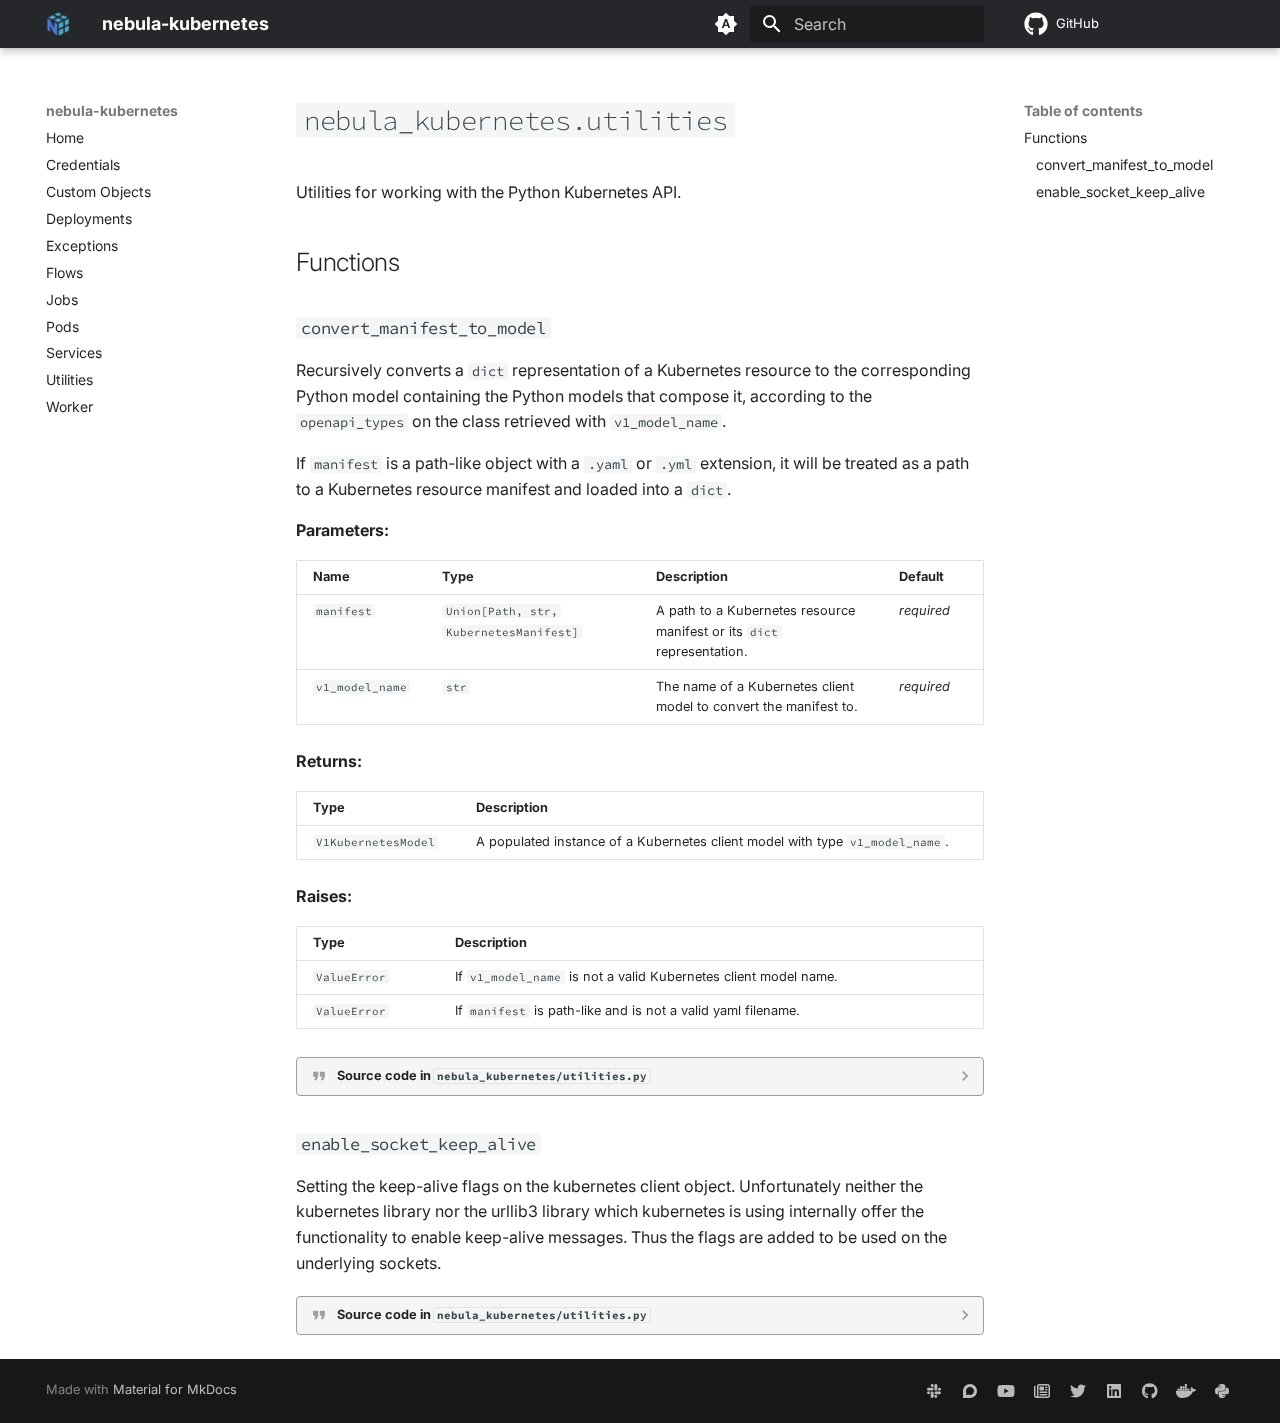
<file: utilities/index.html>
<!doctype html>
<html lang="en" class="no-js">
  <head>
    
      <meta charset="utf-8">
      <meta name="viewport" content="width=device-width,initial-scale=1">
      
      
      
      
        <link rel="prev" href="../services/">
      
      
        <link rel="next" href="../worker/">
      
      
      <link rel="icon" href="../img/favicon.ico">
      <meta name="generator" content="mkdocs-1.5.3, mkdocs-material-9.5.15">
    
    
      
        <title>Utilities - nebula-kubernetes</title>
      
    
    
      <link rel="stylesheet" href="../assets/stylesheets/main.7e359304.min.css">
      
        
        <link rel="stylesheet" href="../assets/stylesheets/palette.06af60db.min.css">
      
      


    
    
      
    
    
      
        
        
        <link rel="preconnect" href="https://fonts.gstatic.com" crossorigin>
        <link rel="stylesheet" href="https://fonts.googleapis.com/css?family=Inter:300,300i,400,400i,700,700i%7CSource+Code+Pro:400,400i,700,700i&display=fallback">
        <style>:root{--md-text-font:"Inter";--md-code-font:"Source Code Pro"}</style>
      
    
    
      <link rel="stylesheet" href="../assets/_mkdocstrings.css">
    
      <link rel="stylesheet" href="../stylesheets/extra.css">
    
    <script>__md_scope=new URL("..",location),__md_hash=e=>[...e].reduce((e,_)=>(e<<5)-e+_.charCodeAt(0),0),__md_get=(e,_=localStorage,t=__md_scope)=>JSON.parse(_.getItem(t.pathname+"."+e)),__md_set=(e,_,t=localStorage,a=__md_scope)=>{try{t.setItem(a.pathname+"."+e,JSON.stringify(_))}catch(e){}}</script>
    
      
  


  <!-- Google tag (gtag.js) -->
<script async src="https://www.googletagmanager.com/gtag/js?id=G-8CSMBCQDKN"></script>
<script>
    window.dataLayer = window.dataLayer || [];
    function gtag(){dataLayer.push(arguments);}
    gtag('js', new Date());

    gtag('config', 'G-8CSMBCQDKN');
</script>
<!-- Segment analytics -->
<script>
    !function(){var analytics=window.analytics=window.analytics||[];if(!analytics.initialize)if(analytics.invoked)window.console&&console.error&&console.error("Segment snippet included twice.");else{analytics.invoked=!0;analytics.methods=["trackSubmit","trackClick","trackLink","trackForm","pageview","identify","reset","group","track","ready","alias","debug","page","once","off","on","addSourceMiddleware","addIntegrationMiddleware","setAnonymousId","addDestinationMiddleware"];analytics.factory=function(e){return function(){var t=Array.prototype.slice.call(arguments);t.unshift(e);analytics.push(t);return analytics}};for(var e=0;e<analytics.methods.length;e++){var key=analytics.methods[e];analytics[key]=analytics.factory(key)}analytics.load=function(key,e){var t=document.createElement("script");t.type="text/javascript";t.async=!0;t.src="https://cdn.segment.com/analytics.js/v1/" + key + "/analytics.min.js";var n=document.getElementsByTagName("script")[0];n.parentNode.insertBefore(t,n);analytics._loadOptions=e};analytics._writeKey="xDLAoTXsNYpC4Y6JucKnJ8W1MYBuyAbD";;analytics.SNIPPET_VERSION="4.15.3";
    analytics.load("xDLAoTXsNYpC4Y6JucKnJ8W1MYBuyAbD");
    analytics.page();
    }}();
</script>
  
    <script>"undefined"!=typeof __md_analytics&&__md_analytics()</script>
  

    
    
    
  </head>
  
  
    
    
      
    
    
    
    
    <body dir="ltr" data-md-color-scheme="default" data-md-color-primary="indigo" data-md-color-accent="indigo">
  
    
    <input class="md-toggle" data-md-toggle="drawer" type="checkbox" id="__drawer" autocomplete="off">
    <input class="md-toggle" data-md-toggle="search" type="checkbox" id="__search" autocomplete="off">
    <label class="md-overlay" for="__drawer"></label>
    <div data-md-component="skip">
      
        
        <a href="#nebula_kubernetes.utilities" class="md-skip">
          Skip to content
        </a>
      
    </div>
    <div data-md-component="announce">
      
    </div>
    
    
      

  

<header class="md-header md-header--shadow" data-md-component="header">
  <nav class="md-header__inner md-grid" aria-label="Header">
    <a href=".." title="nebula-kubernetes" class="md-header__button md-logo" aria-label="nebula-kubernetes" data-md-component="logo">
      
  <img src="../img/nebula-logo-mark.png" alt="logo">

    </a>
    <label class="md-header__button md-icon" for="__drawer">
      
      <svg xmlns="http://www.w3.org/2000/svg" viewBox="0 0 24 24"><path d="M3 6h18v2H3V6m0 5h18v2H3v-2m0 5h18v2H3v-2Z"/></svg>
    </label>
    <div class="md-header__title" data-md-component="header-title">
      <div class="md-header__ellipsis">
        <div class="md-header__topic">
          <span class="md-ellipsis">
            nebula-kubernetes
          </span>
        </div>
        <div class="md-header__topic" data-md-component="header-topic">
          <span class="md-ellipsis">
            
              Utilities
            
          </span>
        </div>
      </div>
    </div>
    
      
        <form class="md-header__option" data-md-component="palette">
  
    
    
    
    <input class="md-option" data-md-color-media="(prefers-color-scheme)" data-md-color-scheme="default" data-md-color-primary="indigo" data-md-color-accent="indigo"  aria-label="Switch to light mode"  type="radio" name="__palette" id="__palette_0">
    
      <label class="md-header__button md-icon" title="Switch to light mode" for="__palette_1" hidden>
        <svg xmlns="http://www.w3.org/2000/svg" viewBox="0 0 24 24"><path d="m14.3 16-.7-2h-3.2l-.7 2H7.8L11 7h2l3.2 9h-1.9M20 8.69V4h-4.69L12 .69 8.69 4H4v4.69L.69 12 4 15.31V20h4.69L12 23.31 15.31 20H20v-4.69L23.31 12 20 8.69m-9.15 3.96h2.3L12 9l-1.15 3.65Z"/></svg>
      </label>
    
  
    
    
    
    <input class="md-option" data-md-color-media="(prefers-color-scheme: light)" data-md-color-scheme="default" data-md-color-primary="blue" data-md-color-accent="blue"  aria-label="Switch to dark mode"  type="radio" name="__palette" id="__palette_1">
    
      <label class="md-header__button md-icon" title="Switch to dark mode" for="__palette_2" hidden>
        <svg xmlns="http://www.w3.org/2000/svg" viewBox="0 0 24 24"><path d="M12 7a5 5 0 0 1 5 5 5 5 0 0 1-5 5 5 5 0 0 1-5-5 5 5 0 0 1 5-5m0 2a3 3 0 0 0-3 3 3 3 0 0 0 3 3 3 3 0 0 0 3-3 3 3 0 0 0-3-3m0-7 2.39 3.42C13.65 5.15 12.84 5 12 5c-.84 0-1.65.15-2.39.42L12 2M3.34 7l4.16-.35A7.2 7.2 0 0 0 5.94 8.5c-.44.74-.69 1.5-.83 2.29L3.34 7m.02 10 1.76-3.77a7.131 7.131 0 0 0 2.38 4.14L3.36 17M20.65 7l-1.77 3.79a7.023 7.023 0 0 0-2.38-4.15l4.15.36m-.01 10-4.14.36c.59-.51 1.12-1.14 1.54-1.86.42-.73.69-1.5.83-2.29L20.64 17M12 22l-2.41-3.44c.74.27 1.55.44 2.41.44.82 0 1.63-.17 2.37-.44L12 22Z"/></svg>
      </label>
    
  
    
    
    
    <input class="md-option" data-md-color-media="(prefers-color-scheme: dark)" data-md-color-scheme="slate" data-md-color-primary="blue" data-md-color-accent="blue"  aria-label="Switch to light mode"  type="radio" name="__palette" id="__palette_2">
    
      <label class="md-header__button md-icon" title="Switch to light mode" for="__palette_0" hidden>
        <svg xmlns="http://www.w3.org/2000/svg" viewBox="0 0 24 24"><path d="m17.75 4.09-2.53 1.94.91 3.06-2.63-1.81-2.63 1.81.91-3.06-2.53-1.94L12.44 4l1.06-3 1.06 3 3.19.09m3.5 6.91-1.64 1.25.59 1.98-1.7-1.17-1.7 1.17.59-1.98L15.75 11l2.06-.05L18.5 9l.69 1.95 2.06.05m-2.28 4.95c.83-.08 1.72 1.1 1.19 1.85-.32.45-.66.87-1.08 1.27C15.17 23 8.84 23 4.94 19.07c-3.91-3.9-3.91-10.24 0-14.14.4-.4.82-.76 1.27-1.08.75-.53 1.93.36 1.85 1.19-.27 2.86.69 5.83 2.89 8.02a9.96 9.96 0 0 0 8.02 2.89m-1.64 2.02a12.08 12.08 0 0 1-7.8-3.47c-2.17-2.19-3.33-5-3.49-7.82-2.81 3.14-2.7 7.96.31 10.98 3.02 3.01 7.84 3.12 10.98.31Z"/></svg>
      </label>
    
  
</form>
      
    
    
      <script>var media,input,key,value,palette=__md_get("__palette");if(palette&&palette.color){"(prefers-color-scheme)"===palette.color.media&&(media=matchMedia("(prefers-color-scheme: light)"),input=document.querySelector(media.matches?"[data-md-color-media='(prefers-color-scheme: light)']":"[data-md-color-media='(prefers-color-scheme: dark)']"),palette.color.media=input.getAttribute("data-md-color-media"),palette.color.scheme=input.getAttribute("data-md-color-scheme"),palette.color.primary=input.getAttribute("data-md-color-primary"),palette.color.accent=input.getAttribute("data-md-color-accent"));for([key,value]of Object.entries(palette.color))document.body.setAttribute("data-md-color-"+key,value)}</script>
    
    
    
      <label class="md-header__button md-icon" for="__search">
        
        <svg xmlns="http://www.w3.org/2000/svg" viewBox="0 0 24 24"><path d="M9.5 3A6.5 6.5 0 0 1 16 9.5c0 1.61-.59 3.09-1.56 4.23l.27.27h.79l5 5-1.5 1.5-5-5v-.79l-.27-.27A6.516 6.516 0 0 1 9.5 16 6.5 6.5 0 0 1 3 9.5 6.5 6.5 0 0 1 9.5 3m0 2C7 5 5 7 5 9.5S7 14 9.5 14 14 12 14 9.5 12 5 9.5 5Z"/></svg>
      </label>
      <div class="md-search" data-md-component="search" role="dialog">
  <label class="md-search__overlay" for="__search"></label>
  <div class="md-search__inner" role="search">
    <form class="md-search__form" name="search">
      <input type="text" class="md-search__input" name="query" aria-label="Search" placeholder="Search" autocapitalize="off" autocorrect="off" autocomplete="off" spellcheck="false" data-md-component="search-query" required>
      <label class="md-search__icon md-icon" for="__search">
        
        <svg xmlns="http://www.w3.org/2000/svg" viewBox="0 0 24 24"><path d="M9.5 3A6.5 6.5 0 0 1 16 9.5c0 1.61-.59 3.09-1.56 4.23l.27.27h.79l5 5-1.5 1.5-5-5v-.79l-.27-.27A6.516 6.516 0 0 1 9.5 16 6.5 6.5 0 0 1 3 9.5 6.5 6.5 0 0 1 9.5 3m0 2C7 5 5 7 5 9.5S7 14 9.5 14 14 12 14 9.5 12 5 9.5 5Z"/></svg>
        
        <svg xmlns="http://www.w3.org/2000/svg" viewBox="0 0 24 24"><path d="M20 11v2H8l5.5 5.5-1.42 1.42L4.16 12l7.92-7.92L13.5 5.5 8 11h12Z"/></svg>
      </label>
      <nav class="md-search__options" aria-label="Search">
        
        <button type="reset" class="md-search__icon md-icon" title="Clear" aria-label="Clear" tabindex="-1">
          
          <svg xmlns="http://www.w3.org/2000/svg" viewBox="0 0 24 24"><path d="M19 6.41 17.59 5 12 10.59 6.41 5 5 6.41 10.59 12 5 17.59 6.41 19 12 13.41 17.59 19 19 17.59 13.41 12 19 6.41Z"/></svg>
        </button>
      </nav>
      
    </form>
    <div class="md-search__output">
      <div class="md-search__scrollwrap" data-md-scrollfix>
        <div class="md-search-result" data-md-component="search-result">
          <div class="md-search-result__meta">
            Initializing search
          </div>
          <ol class="md-search-result__list" role="presentation"></ol>
        </div>
      </div>
    </div>
  </div>
</div>
    
    
      <div class="md-header__source">
        <a href="https://github.com/kozmoai/nebula-kubernetes" title="Go to repository" class="md-source" data-md-component="source">
  <div class="md-source__icon md-icon">
    
    <svg xmlns="http://www.w3.org/2000/svg" viewBox="0 0 496 512"><!--! Font Awesome Free 6.5.1 by @fontawesome - https://fontawesome.com License - https://fontawesome.com/license/free (Icons: CC BY 4.0, Fonts: SIL OFL 1.1, Code: MIT License) Copyright 2023 Fonticons, Inc.--><path d="M165.9 397.4c0 2-2.3 3.6-5.2 3.6-3.3.3-5.6-1.3-5.6-3.6 0-2 2.3-3.6 5.2-3.6 3-.3 5.6 1.3 5.6 3.6zm-31.1-4.5c-.7 2 1.3 4.3 4.3 4.9 2.6 1 5.6 0 6.2-2s-1.3-4.3-4.3-5.2c-2.6-.7-5.5.3-6.2 2.3zm44.2-1.7c-2.9.7-4.9 2.6-4.6 4.9.3 2 2.9 3.3 5.9 2.6 2.9-.7 4.9-2.6 4.6-4.6-.3-1.9-3-3.2-5.9-2.9zM244.8 8C106.1 8 0 113.3 0 252c0 110.9 69.8 205.8 169.5 239.2 12.8 2.3 17.3-5.6 17.3-12.1 0-6.2-.3-40.4-.3-61.4 0 0-70 15-84.7-29.8 0 0-11.4-29.1-27.8-36.6 0 0-22.9-15.7 1.6-15.4 0 0 24.9 2 38.6 25.8 21.9 38.6 58.6 27.5 72.9 20.9 2.3-16 8.8-27.1 16-33.7-55.9-6.2-112.3-14.3-112.3-110.5 0-27.5 7.6-41.3 23.6-58.9-2.6-6.5-11.1-33.3 2.6-67.9 20.9-6.5 69 27 69 27 20-5.6 41.5-8.5 62.8-8.5s42.8 2.9 62.8 8.5c0 0 48.1-33.6 69-27 13.7 34.7 5.2 61.4 2.6 67.9 16 17.7 25.8 31.5 25.8 58.9 0 96.5-58.9 104.2-114.8 110.5 9.2 7.9 17 22.9 17 46.4 0 33.7-.3 75.4-.3 83.6 0 6.5 4.6 14.4 17.3 12.1C428.2 457.8 496 362.9 496 252 496 113.3 383.5 8 244.8 8zM97.2 352.9c-1.3 1-1 3.3.7 5.2 1.6 1.6 3.9 2.3 5.2 1 1.3-1 1-3.3-.7-5.2-1.6-1.6-3.9-2.3-5.2-1zm-10.8-8.1c-.7 1.3.3 2.9 2.3 3.9 1.6 1 3.6.7 4.3-.7.7-1.3-.3-2.9-2.3-3.9-2-.6-3.6-.3-4.3.7zm32.4 35.6c-1.6 1.3-1 4.3 1.3 6.2 2.3 2.3 5.2 2.6 6.5 1 1.3-1.3.7-4.3-1.3-6.2-2.2-2.3-5.2-2.6-6.5-1zm-11.4-14.7c-1.6 1-1.6 3.6 0 5.9 1.6 2.3 4.3 3.3 5.6 2.3 1.6-1.3 1.6-3.9 0-6.2-1.4-2.3-4-3.3-5.6-2z"/></svg>
  </div>
  <div class="md-source__repository">
    GitHub
  </div>
</a>
      </div>
    
  </nav>
  
</header>
    
    <div class="md-container" data-md-component="container">
      
      
        
          
        
      
      <main class="md-main" data-md-component="main">
        <div class="md-main__inner md-grid">
          
            
              
              <div class="md-sidebar md-sidebar--primary" data-md-component="sidebar" data-md-type="navigation" >
                <div class="md-sidebar__scrollwrap">
                  <div class="md-sidebar__inner">
                    



<nav class="md-nav md-nav--primary" aria-label="Navigation" data-md-level="0">
  <label class="md-nav__title" for="__drawer">
    <a href=".." title="nebula-kubernetes" class="md-nav__button md-logo" aria-label="nebula-kubernetes" data-md-component="logo">
      
  <img src="../img/nebula-logo-mark.png" alt="logo">

    </a>
    nebula-kubernetes
  </label>
  
    <div class="md-nav__source">
      <a href="https://github.com/kozmoai/nebula-kubernetes" title="Go to repository" class="md-source" data-md-component="source">
  <div class="md-source__icon md-icon">
    
    <svg xmlns="http://www.w3.org/2000/svg" viewBox="0 0 496 512"><!--! Font Awesome Free 6.5.1 by @fontawesome - https://fontawesome.com License - https://fontawesome.com/license/free (Icons: CC BY 4.0, Fonts: SIL OFL 1.1, Code: MIT License) Copyright 2023 Fonticons, Inc.--><path d="M165.9 397.4c0 2-2.3 3.6-5.2 3.6-3.3.3-5.6-1.3-5.6-3.6 0-2 2.3-3.6 5.2-3.6 3-.3 5.6 1.3 5.6 3.6zm-31.1-4.5c-.7 2 1.3 4.3 4.3 4.9 2.6 1 5.6 0 6.2-2s-1.3-4.3-4.3-5.2c-2.6-.7-5.5.3-6.2 2.3zm44.2-1.7c-2.9.7-4.9 2.6-4.6 4.9.3 2 2.9 3.3 5.9 2.6 2.9-.7 4.9-2.6 4.6-4.6-.3-1.9-3-3.2-5.9-2.9zM244.8 8C106.1 8 0 113.3 0 252c0 110.9 69.8 205.8 169.5 239.2 12.8 2.3 17.3-5.6 17.3-12.1 0-6.2-.3-40.4-.3-61.4 0 0-70 15-84.7-29.8 0 0-11.4-29.1-27.8-36.6 0 0-22.9-15.7 1.6-15.4 0 0 24.9 2 38.6 25.8 21.9 38.6 58.6 27.5 72.9 20.9 2.3-16 8.8-27.1 16-33.7-55.9-6.2-112.3-14.3-112.3-110.5 0-27.5 7.6-41.3 23.6-58.9-2.6-6.5-11.1-33.3 2.6-67.9 20.9-6.5 69 27 69 27 20-5.6 41.5-8.5 62.8-8.5s42.8 2.9 62.8 8.5c0 0 48.1-33.6 69-27 13.7 34.7 5.2 61.4 2.6 67.9 16 17.7 25.8 31.5 25.8 58.9 0 96.5-58.9 104.2-114.8 110.5 9.2 7.9 17 22.9 17 46.4 0 33.7-.3 75.4-.3 83.6 0 6.5 4.6 14.4 17.3 12.1C428.2 457.8 496 362.9 496 252 496 113.3 383.5 8 244.8 8zM97.2 352.9c-1.3 1-1 3.3.7 5.2 1.6 1.6 3.9 2.3 5.2 1 1.3-1 1-3.3-.7-5.2-1.6-1.6-3.9-2.3-5.2-1zm-10.8-8.1c-.7 1.3.3 2.9 2.3 3.9 1.6 1 3.6.7 4.3-.7.7-1.3-.3-2.9-2.3-3.9-2-.6-3.6-.3-4.3.7zm32.4 35.6c-1.6 1.3-1 4.3 1.3 6.2 2.3 2.3 5.2 2.6 6.5 1 1.3-1.3.7-4.3-1.3-6.2-2.2-2.3-5.2-2.6-6.5-1zm-11.4-14.7c-1.6 1-1.6 3.6 0 5.9 1.6 2.3 4.3 3.3 5.6 2.3 1.6-1.3 1.6-3.9 0-6.2-1.4-2.3-4-3.3-5.6-2z"/></svg>
  </div>
  <div class="md-source__repository">
    GitHub
  </div>
</a>
    </div>
  
  <ul class="md-nav__list" data-md-scrollfix>
    
      
      
  
  
  
  
    <li class="md-nav__item">
      <a href=".." class="md-nav__link">
        
  
  <span class="md-ellipsis">
    Home
  </span>
  

      </a>
    </li>
  

    
      
      
  
  
  
  
    <li class="md-nav__item">
      <a href="../credentials/" class="md-nav__link">
        
  
  <span class="md-ellipsis">
    Credentials
  </span>
  

      </a>
    </li>
  

    
      
      
  
  
  
  
    <li class="md-nav__item">
      <a href="../custom_objects/" class="md-nav__link">
        
  
  <span class="md-ellipsis">
    Custom Objects
  </span>
  

      </a>
    </li>
  

    
      
      
  
  
  
  
    <li class="md-nav__item">
      <a href="../deployments/" class="md-nav__link">
        
  
  <span class="md-ellipsis">
    Deployments
  </span>
  

      </a>
    </li>
  

    
      
      
  
  
  
  
    <li class="md-nav__item">
      <a href="../exceptions/" class="md-nav__link">
        
  
  <span class="md-ellipsis">
    Exceptions
  </span>
  

      </a>
    </li>
  

    
      
      
  
  
  
  
    <li class="md-nav__item">
      <a href="../flows/" class="md-nav__link">
        
  
  <span class="md-ellipsis">
    Flows
  </span>
  

      </a>
    </li>
  

    
      
      
  
  
  
  
    <li class="md-nav__item">
      <a href="../jobs/" class="md-nav__link">
        
  
  <span class="md-ellipsis">
    Jobs
  </span>
  

      </a>
    </li>
  

    
      
      
  
  
  
  
    <li class="md-nav__item">
      <a href="../pods/" class="md-nav__link">
        
  
  <span class="md-ellipsis">
    Pods
  </span>
  

      </a>
    </li>
  

    
      
      
  
  
  
  
    <li class="md-nav__item">
      <a href="../services/" class="md-nav__link">
        
  
  <span class="md-ellipsis">
    Services
  </span>
  

      </a>
    </li>
  

    
      
      
  
  
    
  
  
  
    <li class="md-nav__item md-nav__item--active">
      
      <input class="md-nav__toggle md-toggle" type="checkbox" id="__toc">
      
      
        
      
      
        <label class="md-nav__link md-nav__link--active" for="__toc">
          
  
  <span class="md-ellipsis">
    Utilities
  </span>
  

          <span class="md-nav__icon md-icon"></span>
        </label>
      
      <a href="./" class="md-nav__link md-nav__link--active">
        
  
  <span class="md-ellipsis">
    Utilities
  </span>
  

      </a>
      
        

<nav class="md-nav md-nav--secondary" aria-label="Table of contents">
  
  
  
    
  
  
    <label class="md-nav__title" for="__toc">
      <span class="md-nav__icon md-icon"></span>
      Table of contents
    </label>
    <ul class="md-nav__list" data-md-component="toc" data-md-scrollfix>
      
        <li class="md-nav__item">
  <a href="#nebula_kubernetes.utilities-functions" class="md-nav__link">
    <span class="md-ellipsis">
      Functions
    </span>
  </a>
  
    <nav class="md-nav" aria-label="Functions">
      <ul class="md-nav__list">
        
          <li class="md-nav__item">
  <a href="#nebula_kubernetes.utilities.convert_manifest_to_model" class="md-nav__link">
    <span class="md-ellipsis">
      convert_manifest_to_model
    </span>
  </a>
  
</li>
        
          <li class="md-nav__item">
  <a href="#nebula_kubernetes.utilities.enable_socket_keep_alive" class="md-nav__link">
    <span class="md-ellipsis">
      enable_socket_keep_alive
    </span>
  </a>
  
</li>
        
      </ul>
    </nav>
  
</li>
      
    </ul>
  
</nav>
      
    </li>
  

    
      
      
  
  
  
  
    <li class="md-nav__item">
      <a href="../worker/" class="md-nav__link">
        
  
  <span class="md-ellipsis">
    Worker
  </span>
  

      </a>
    </li>
  

    
  </ul>
</nav>
                  </div>
                </div>
              </div>
            
            
              
              <div class="md-sidebar md-sidebar--secondary" data-md-component="sidebar" data-md-type="toc" >
                <div class="md-sidebar__scrollwrap">
                  <div class="md-sidebar__inner">
                    

<nav class="md-nav md-nav--secondary" aria-label="Table of contents">
  
  
  
    
  
  
    <label class="md-nav__title" for="__toc">
      <span class="md-nav__icon md-icon"></span>
      Table of contents
    </label>
    <ul class="md-nav__list" data-md-component="toc" data-md-scrollfix>
      
        <li class="md-nav__item">
  <a href="#nebula_kubernetes.utilities-functions" class="md-nav__link">
    <span class="md-ellipsis">
      Functions
    </span>
  </a>
  
    <nav class="md-nav" aria-label="Functions">
      <ul class="md-nav__list">
        
          <li class="md-nav__item">
  <a href="#nebula_kubernetes.utilities.convert_manifest_to_model" class="md-nav__link">
    <span class="md-ellipsis">
      convert_manifest_to_model
    </span>
  </a>
  
</li>
        
          <li class="md-nav__item">
  <a href="#nebula_kubernetes.utilities.enable_socket_keep_alive" class="md-nav__link">
    <span class="md-ellipsis">
      enable_socket_keep_alive
    </span>
  </a>
  
</li>
        
      </ul>
    </nav>
  
</li>
      
    </ul>
  
</nav>
                  </div>
                </div>
              </div>
            
          
          
            <div class="md-content" data-md-component="content">
              <article class="md-content__inner md-typeset">
                
                  

  
  


<div class="doc doc-object doc-module">



<h1 id="nebula_kubernetes.utilities" class="doc doc-heading">
          <code>nebula_kubernetes.utilities</code>


</h1>

  <div class="doc doc-contents first">
  
      <p>Utilities for working with the Python Kubernetes API.</p>

  

  <div class="doc doc-children">







<h2 id="nebula_kubernetes.utilities-functions">Functions</h2>


<div class="doc doc-object doc-function">



<h3 id="nebula_kubernetes.utilities.convert_manifest_to_model" class="doc doc-heading">
          <code class="highlight language-python"><span class="n">convert_manifest_to_model</span></code>

</h3>


  <div class="doc doc-contents ">
  
      <p>Recursively converts a <code>dict</code> representation of a Kubernetes resource to the
corresponding Python model containing the Python models that compose it,
according to the <code>openapi_types</code> on the class retrieved with <code>v1_model_name</code>.</p>
<p>If <code>manifest</code> is a path-like object with a <code>.yaml</code> or <code>.yml</code> extension, it will be
treated as a path to a Kubernetes resource manifest and loaded into a <code>dict</code>.</p>



  <p><strong>Parameters:</strong></p>
  <table>
    <thead>
      <tr>
        <th>Name</th>
        <th>Type</th>
        <th>Description</th>
        <th>Default</th>
      </tr>
    </thead>
    <tbody>
        <tr>
          <td><code>manifest</code></td>
          <td>
                <code><span title="typing.Union">Union</span>[<span title="pathlib.Path">Path</span>, str, <span title="nebula.infrastructure.kubernetes.KubernetesManifest">KubernetesManifest</span>]</code>
          </td>
          <td>
            <div class="doc-md-description">
              <p>A path to a Kubernetes resource manifest or its <code>dict</code> representation.</p>
            </div>
          </td>
          <td>
              <em>required</em>
          </td>
        </tr>
        <tr>
          <td><code>v1_model_name</code></td>
          <td>
                <code>str</code>
          </td>
          <td>
            <div class="doc-md-description">
              <p>The name of a Kubernetes client model to convert the manifest to.</p>
            </div>
          </td>
          <td>
              <em>required</em>
          </td>
        </tr>
    </tbody>
  </table>



  <p><strong>Returns:</strong></p>
  <table>
    <thead>
      <tr>
        <th>Type</th>
        <th>Description</th>
      </tr>
    </thead>
    <tbody>
        <tr>
          <td>
                <code><span title="nebula_kubernetes.utilities.V1KubernetesModel">V1KubernetesModel</span></code>
          </td>
          <td>
            <div class="doc-md-description">
              <p>A populated instance of a Kubernetes client model with type <code>v1_model_name</code>.</p>
            </div>
          </td>
        </tr>
    </tbody>
  </table>



  <p><strong>Raises:</strong></p>
  <table>
    <thead>
      <tr>
        <th>Type</th>
        <th>Description</th>
      </tr>
    </thead>
    <tbody>
        <tr>
          <td>
                <code>ValueError</code>
          </td>
          <td>
            <div class="doc-md-description">
              <p>If <code>v1_model_name</code> is not a valid Kubernetes client model name.</p>
            </div>
          </td>
        </tr>
        <tr>
          <td>
                <code>ValueError</code>
          </td>
          <td>
            <div class="doc-md-description">
              <p>If <code>manifest</code> is path-like and is not a valid yaml filename.</p>
            </div>
          </td>
        </tr>
    </tbody>
  </table>

          <details class="quote">
            <summary>Source code in <code>nebula_kubernetes/utilities.py</code></summary>
            <div class="highlight"><table class="highlighttable"><tr><td class="linenos"><div class="linenodiv"><pre><span></span><span class="normal"> 50</span>
<span class="normal"> 51</span>
<span class="normal"> 52</span>
<span class="normal"> 53</span>
<span class="normal"> 54</span>
<span class="normal"> 55</span>
<span class="normal"> 56</span>
<span class="normal"> 57</span>
<span class="normal"> 58</span>
<span class="normal"> 59</span>
<span class="normal"> 60</span>
<span class="normal"> 61</span>
<span class="normal"> 62</span>
<span class="normal"> 63</span>
<span class="normal"> 64</span>
<span class="normal"> 65</span>
<span class="normal"> 66</span>
<span class="normal"> 67</span>
<span class="normal"> 68</span>
<span class="normal"> 69</span>
<span class="normal"> 70</span>
<span class="normal"> 71</span>
<span class="normal"> 72</span>
<span class="normal"> 73</span>
<span class="normal"> 74</span>
<span class="normal"> 75</span>
<span class="normal"> 76</span>
<span class="normal"> 77</span>
<span class="normal"> 78</span>
<span class="normal"> 79</span>
<span class="normal"> 80</span>
<span class="normal"> 81</span>
<span class="normal"> 82</span>
<span class="normal"> 83</span>
<span class="normal"> 84</span>
<span class="normal"> 85</span>
<span class="normal"> 86</span>
<span class="normal"> 87</span>
<span class="normal"> 88</span>
<span class="normal"> 89</span>
<span class="normal"> 90</span>
<span class="normal"> 91</span>
<span class="normal"> 92</span>
<span class="normal"> 93</span>
<span class="normal"> 94</span>
<span class="normal"> 95</span>
<span class="normal"> 96</span>
<span class="normal"> 97</span>
<span class="normal"> 98</span>
<span class="normal"> 99</span>
<span class="normal">100</span>
<span class="normal">101</span>
<span class="normal">102</span>
<span class="normal">103</span>
<span class="normal">104</span>
<span class="normal">105</span>
<span class="normal">106</span>
<span class="normal">107</span>
<span class="normal">108</span>
<span class="normal">109</span>
<span class="normal">110</span>
<span class="normal">111</span></pre></div></td><td class="code"><div><pre><span></span><code><span class="k">def</span> <span class="nf">convert_manifest_to_model</span><span class="p">(</span>
    <span class="n">manifest</span><span class="p">:</span> <span class="n">Union</span><span class="p">[</span><span class="n">Path</span><span class="p">,</span> <span class="nb">str</span><span class="p">,</span> <span class="n">KubernetesManifest</span><span class="p">],</span> <span class="n">v1_model_name</span><span class="p">:</span> <span class="nb">str</span>
<span class="p">)</span> <span class="o">-&gt;</span> <span class="n">V1KubernetesModel</span><span class="p">:</span>
<span class="w">    </span><span class="sd">&quot;&quot;&quot;Recursively converts a `dict` representation of a Kubernetes resource to the</span>
<span class="sd">    corresponding Python model containing the Python models that compose it,</span>
<span class="sd">    according to the `openapi_types` on the class retrieved with `v1_model_name`.</span>

<span class="sd">    If `manifest` is a path-like object with a `.yaml` or `.yml` extension, it will be</span>
<span class="sd">    treated as a path to a Kubernetes resource manifest and loaded into a `dict`.</span>

<span class="sd">    Args:</span>
<span class="sd">        manifest: A path to a Kubernetes resource manifest or its `dict` representation.</span>
<span class="sd">        v1_model_name: The name of a Kubernetes client model to convert the manifest to.</span>

<span class="sd">    Returns:</span>
<span class="sd">        A populated instance of a Kubernetes client model with type `v1_model_name`.</span>

<span class="sd">    Raises:</span>
<span class="sd">        ValueError: If `v1_model_name` is not a valid Kubernetes client model name.</span>
<span class="sd">        ValueError: If `manifest` is path-like and is not a valid yaml filename.</span>
<span class="sd">    &quot;&quot;&quot;</span>
    <span class="k">if</span> <span class="ow">not</span> <span class="n">manifest</span><span class="p">:</span>
        <span class="k">return</span> <span class="kc">None</span>

    <span class="k">if</span> <span class="ow">not</span> <span class="p">(</span><span class="nb">isinstance</span><span class="p">(</span><span class="n">v1_model_name</span><span class="p">,</span> <span class="nb">str</span><span class="p">)</span> <span class="ow">and</span> <span class="n">v1_model_name</span> <span class="ow">in</span> <span class="nb">set</span><span class="p">(</span><span class="nb">dir</span><span class="p">(</span><span class="n">k8s_models</span><span class="p">))):</span>
        <span class="k">raise</span> <span class="ne">ValueError</span><span class="p">(</span>
            <span class="s2">&quot;`v1_model` must be the name of a valid Kubernetes client model, received &quot;</span>
            <span class="sa">f</span><span class="s2">&quot;: </span><span class="si">{</span><span class="n">v1_model_name</span><span class="si">!r}</span><span class="s2">&quot;</span>
        <span class="p">)</span>

    <span class="k">if</span> <span class="nb">isinstance</span><span class="p">(</span><span class="n">manifest</span><span class="p">,</span> <span class="p">(</span><span class="n">Path</span><span class="p">,</span> <span class="nb">str</span><span class="p">)):</span>
        <span class="n">str_path</span> <span class="o">=</span> <span class="nb">str</span><span class="p">(</span><span class="n">manifest</span><span class="p">)</span>
        <span class="k">if</span> <span class="ow">not</span> <span class="n">str_path</span><span class="o">.</span><span class="n">endswith</span><span class="p">((</span><span class="s2">&quot;.yaml&quot;</span><span class="p">,</span> <span class="s2">&quot;.yml&quot;</span><span class="p">)):</span>
            <span class="k">raise</span> <span class="ne">ValueError</span><span class="p">(</span><span class="s2">&quot;Manifest must be a valid dict or path to a .yaml file.&quot;</span><span class="p">)</span>
        <span class="n">manifest</span> <span class="o">=</span> <span class="n">KubernetesJob</span><span class="o">.</span><span class="n">job_from_file</span><span class="p">(</span><span class="n">manifest</span><span class="p">)</span>

    <span class="n">converted_manifest</span> <span class="o">=</span> <span class="p">{}</span>
    <span class="n">v1_model</span> <span class="o">=</span> <span class="nb">getattr</span><span class="p">(</span><span class="n">k8s_models</span><span class="p">,</span> <span class="n">v1_model_name</span><span class="p">)</span>
    <span class="n">valid_supplied_fields</span> <span class="o">=</span> <span class="p">(</span>  <span class="c1"># valid and specified fields for current `v1_model_name`</span>
        <span class="p">(</span><span class="n">k</span><span class="p">,</span> <span class="n">v</span><span class="p">)</span>
        <span class="k">for</span> <span class="n">k</span><span class="p">,</span> <span class="n">v</span> <span class="ow">in</span> <span class="n">v1_model</span><span class="o">.</span><span class="n">openapi_types</span><span class="o">.</span><span class="n">items</span><span class="p">()</span>
        <span class="k">if</span> <span class="n">v1_model</span><span class="o">.</span><span class="n">attribute_map</span><span class="p">[</span><span class="n">k</span><span class="p">]</span> <span class="ow">in</span> <span class="n">manifest</span>  <span class="c1"># map goes 🐍 -&gt; 🐫, user supplies 🐫</span>
    <span class="p">)</span>

    <span class="k">for</span> <span class="n">field</span><span class="p">,</span> <span class="n">value_type</span> <span class="ow">in</span> <span class="n">valid_supplied_fields</span><span class="p">:</span>
        <span class="k">if</span> <span class="n">value_type</span><span class="o">.</span><span class="n">startswith</span><span class="p">(</span><span class="s2">&quot;V1&quot;</span><span class="p">):</span>  <span class="c1"># field value is another model</span>
            <span class="n">converted_manifest</span><span class="p">[</span><span class="n">field</span><span class="p">]</span> <span class="o">=</span> <span class="n">convert_manifest_to_model</span><span class="p">(</span>
                <span class="n">manifest</span><span class="p">[</span><span class="n">v1_model</span><span class="o">.</span><span class="n">attribute_map</span><span class="p">[</span><span class="n">field</span><span class="p">]],</span> <span class="n">value_type</span>
            <span class="p">)</span>
        <span class="k">elif</span> <span class="n">value_type</span><span class="o">.</span><span class="n">startswith</span><span class="p">(</span><span class="s2">&quot;list[V1&quot;</span><span class="p">):</span>  <span class="c1"># field value is a list of models</span>
            <span class="n">field_item_type</span> <span class="o">=</span> <span class="n">value_type</span><span class="o">.</span><span class="n">replace</span><span class="p">(</span><span class="s2">&quot;list[&quot;</span><span class="p">,</span> <span class="s2">&quot;&quot;</span><span class="p">)</span><span class="o">.</span><span class="n">replace</span><span class="p">(</span><span class="s2">&quot;]&quot;</span><span class="p">,</span> <span class="s2">&quot;&quot;</span><span class="p">)</span>
            <span class="k">try</span><span class="p">:</span>
                <span class="n">converted_manifest</span><span class="p">[</span><span class="n">field</span><span class="p">]</span> <span class="o">=</span> <span class="p">[</span>
                    <span class="n">convert_manifest_to_model</span><span class="p">(</span><span class="n">item</span><span class="p">,</span> <span class="n">field_item_type</span><span class="p">)</span>
                    <span class="k">for</span> <span class="n">item</span> <span class="ow">in</span> <span class="n">manifest</span><span class="p">[</span><span class="n">v1_model</span><span class="o">.</span><span class="n">attribute_map</span><span class="p">[</span><span class="n">field</span><span class="p">]]</span>
                <span class="p">]</span>
            <span class="k">except</span> <span class="ne">TypeError</span><span class="p">:</span>
                <span class="n">converted_manifest</span><span class="p">[</span><span class="n">field</span><span class="p">]</span> <span class="o">=</span> <span class="n">manifest</span><span class="p">[</span><span class="n">v1_model</span><span class="o">.</span><span class="n">attribute_map</span><span class="p">[</span><span class="n">field</span><span class="p">]]</span>
        <span class="k">elif</span> <span class="n">value_type</span> <span class="ow">in</span> <span class="n">base_types</span><span class="p">:</span>  <span class="c1"># field value is a primitive Python type</span>
            <span class="n">converted_manifest</span><span class="p">[</span><span class="n">field</span><span class="p">]</span> <span class="o">=</span> <span class="n">manifest</span><span class="p">[</span><span class="n">v1_model</span><span class="o">.</span><span class="n">attribute_map</span><span class="p">[</span><span class="n">field</span><span class="p">]]</span>

    <span class="k">return</span> <span class="n">v1_model</span><span class="p">(</span><span class="o">**</span><span class="n">converted_manifest</span><span class="p">)</span>
</code></pre></div></td></tr></table></div>
          </details>
  </div>

</div>


<div class="doc doc-object doc-function">



<h3 id="nebula_kubernetes.utilities.enable_socket_keep_alive" class="doc doc-heading">
          <code class="highlight language-python"><span class="n">enable_socket_keep_alive</span></code>

</h3>


  <div class="doc doc-contents ">
  
      <p>Setting the keep-alive flags on the kubernetes client object.
Unfortunately neither the kubernetes library nor the urllib3 library which
kubernetes is using internally offer the functionality to enable keep-alive
messages. Thus the flags are added to be used on the underlying sockets.</p>

          <details class="quote">
            <summary>Source code in <code>nebula_kubernetes/utilities.py</code></summary>
            <div class="highlight"><table class="highlighttable"><tr><td class="linenos"><div class="linenodiv"><pre><span></span><span class="normal">20</span>
<span class="normal">21</span>
<span class="normal">22</span>
<span class="normal">23</span>
<span class="normal">24</span>
<span class="normal">25</span>
<span class="normal">26</span>
<span class="normal">27</span>
<span class="normal">28</span>
<span class="normal">29</span>
<span class="normal">30</span>
<span class="normal">31</span>
<span class="normal">32</span>
<span class="normal">33</span>
<span class="normal">34</span>
<span class="normal">35</span>
<span class="normal">36</span>
<span class="normal">37</span>
<span class="normal">38</span>
<span class="normal">39</span>
<span class="normal">40</span>
<span class="normal">41</span>
<span class="normal">42</span>
<span class="normal">43</span>
<span class="normal">44</span>
<span class="normal">45</span>
<span class="normal">46</span>
<span class="normal">47</span></pre></div></td><td class="code"><div><pre><span></span><code><span class="k">def</span> <span class="nf">enable_socket_keep_alive</span><span class="p">(</span><span class="n">client</span><span class="p">:</span> <span class="n">ApiClient</span><span class="p">)</span> <span class="o">-&gt;</span> <span class="kc">None</span><span class="p">:</span>
<span class="w">    </span><span class="sd">&quot;&quot;&quot;</span>
<span class="sd">    Setting the keep-alive flags on the kubernetes client object.</span>
<span class="sd">    Unfortunately neither the kubernetes library nor the urllib3 library which</span>
<span class="sd">    kubernetes is using internally offer the functionality to enable keep-alive</span>
<span class="sd">    messages. Thus the flags are added to be used on the underlying sockets.</span>
<span class="sd">    &quot;&quot;&quot;</span>

    <span class="n">socket_options</span> <span class="o">=</span> <span class="p">[(</span><span class="n">socket</span><span class="o">.</span><span class="n">SOL_SOCKET</span><span class="p">,</span> <span class="n">socket</span><span class="o">.</span><span class="n">SO_KEEPALIVE</span><span class="p">,</span> <span class="mi">1</span><span class="p">)]</span>

    <span class="k">if</span> <span class="nb">hasattr</span><span class="p">(</span><span class="n">socket</span><span class="p">,</span> <span class="s2">&quot;TCP_KEEPINTVL&quot;</span><span class="p">):</span>
        <span class="n">socket_options</span><span class="o">.</span><span class="n">append</span><span class="p">((</span><span class="n">socket</span><span class="o">.</span><span class="n">IPPROTO_TCP</span><span class="p">,</span> <span class="n">socket</span><span class="o">.</span><span class="n">TCP_KEEPINTVL</span><span class="p">,</span> <span class="mi">30</span><span class="p">))</span>

    <span class="k">if</span> <span class="nb">hasattr</span><span class="p">(</span><span class="n">socket</span><span class="p">,</span> <span class="s2">&quot;TCP_KEEPCNT&quot;</span><span class="p">):</span>
        <span class="n">socket_options</span><span class="o">.</span><span class="n">append</span><span class="p">((</span><span class="n">socket</span><span class="o">.</span><span class="n">IPPROTO_TCP</span><span class="p">,</span> <span class="n">socket</span><span class="o">.</span><span class="n">TCP_KEEPCNT</span><span class="p">,</span> <span class="mi">6</span><span class="p">))</span>

    <span class="k">if</span> <span class="nb">hasattr</span><span class="p">(</span><span class="n">socket</span><span class="p">,</span> <span class="s2">&quot;TCP_KEEPIDLE&quot;</span><span class="p">):</span>
        <span class="n">socket_options</span><span class="o">.</span><span class="n">append</span><span class="p">((</span><span class="n">socket</span><span class="o">.</span><span class="n">IPPROTO_TCP</span><span class="p">,</span> <span class="n">socket</span><span class="o">.</span><span class="n">TCP_KEEPIDLE</span><span class="p">,</span> <span class="mi">6</span><span class="p">))</span>

    <span class="k">if</span> <span class="n">sys</span><span class="o">.</span><span class="n">platform</span> <span class="o">==</span> <span class="s2">&quot;darwin&quot;</span><span class="p">:</span>
        <span class="c1"># TCP_KEEP_ALIVE not available on socket module in macOS, but defined in</span>
        <span class="c1"># https://github.com/apple/darwin-xnu/blob/2ff845c2e033bd0ff64b5b6aa6063a1f8f65aa32/bsd/netinet/tcp.h#L215</span>
        <span class="n">TCP_KEEP_ALIVE</span> <span class="o">=</span> <span class="mh">0x10</span>
        <span class="n">socket_options</span><span class="o">.</span><span class="n">append</span><span class="p">((</span><span class="n">socket</span><span class="o">.</span><span class="n">IPPROTO_TCP</span><span class="p">,</span> <span class="n">TCP_KEEP_ALIVE</span><span class="p">,</span> <span class="mi">30</span><span class="p">))</span>

    <span class="n">client</span><span class="o">.</span><span class="n">rest_client</span><span class="o">.</span><span class="n">pool_manager</span><span class="o">.</span><span class="n">connection_pool_kw</span><span class="p">[</span>
        <span class="s2">&quot;socket_options&quot;</span>
    <span class="p">]</span> <span class="o">=</span> <span class="n">socket_options</span>
</code></pre></div></td></tr></table></div>
          </details>
  </div>

</div>



  </div>

  </div>

</div>









  




                
              </article>
            </div>
          
          
<script>var target=document.getElementById(location.hash.slice(1));target&&target.name&&(target.checked=target.name.startsWith("__tabbed_"))</script>
        </div>
        
      </main>
      
        <footer class="md-footer">
  
  <div class="md-footer-meta md-typeset">
    <div class="md-footer-meta__inner md-grid">
      <div class="md-copyright">
  
  
    Made with
    <a href="https://squidfunk.github.io/mkdocs-material/" target="_blank" rel="noopener">
      Material for MkDocs
    </a>
  
</div>
      
        <div class="md-social">
  
    
    
    
    
      
      
    
    <a href="https://www.nebula.io/slack/" target="_blank" rel="noopener" title="www.nebula.io" class="md-social__link">
      <svg xmlns="http://www.w3.org/2000/svg" viewBox="0 0 448 512"><!--! Font Awesome Free 6.5.1 by @fontawesome - https://fontawesome.com License - https://fontawesome.com/license/free (Icons: CC BY 4.0, Fonts: SIL OFL 1.1, Code: MIT License) Copyright 2023 Fonticons, Inc.--><path d="M94.12 315.1c0 25.9-21.16 47.06-47.06 47.06S0 341 0 315.1c0-25.9 21.16-47.06 47.06-47.06h47.06v47.06zm23.72 0c0-25.9 21.16-47.06 47.06-47.06s47.06 21.16 47.06 47.06v117.84c0 25.9-21.16 47.06-47.06 47.06s-47.06-21.16-47.06-47.06V315.1zm47.06-188.98c-25.9 0-47.06-21.16-47.06-47.06S139 32 164.9 32s47.06 21.16 47.06 47.06v47.06H164.9zm0 23.72c25.9 0 47.06 21.16 47.06 47.06s-21.16 47.06-47.06 47.06H47.06C21.16 243.96 0 222.8 0 196.9s21.16-47.06 47.06-47.06H164.9zm188.98 47.06c0-25.9 21.16-47.06 47.06-47.06 25.9 0 47.06 21.16 47.06 47.06s-21.16 47.06-47.06 47.06h-47.06V196.9zm-23.72 0c0 25.9-21.16 47.06-47.06 47.06-25.9 0-47.06-21.16-47.06-47.06V79.06c0-25.9 21.16-47.06 47.06-47.06 25.9 0 47.06 21.16 47.06 47.06V196.9zM283.1 385.88c25.9 0 47.06 21.16 47.06 47.06 0 25.9-21.16 47.06-47.06 47.06-25.9 0-47.06-21.16-47.06-47.06v-47.06h47.06zm0-23.72c-25.9 0-47.06-21.16-47.06-47.06 0-25.9 21.16-47.06 47.06-47.06h117.84c25.9 0 47.06 21.16 47.06 47.06 0 25.9-21.16 47.06-47.06 47.06H283.1z"/></svg>
    </a>
  
    
    
    
    
      
      
    
    <a href="https://discourse.nebula.io/" target="_blank" rel="noopener" title="discourse.nebula.io" class="md-social__link">
      <svg xmlns="http://www.w3.org/2000/svg" viewBox="0 0 448 512"><!--! Font Awesome Free 6.5.1 by @fontawesome - https://fontawesome.com License - https://fontawesome.com/license/free (Icons: CC BY 4.0, Fonts: SIL OFL 1.1, Code: MIT License) Copyright 2023 Fonticons, Inc.--><path d="M225.9 32C103.3 32 0 130.5 0 252.1 0 256 .1 480 .1 480l225.8-.2c122.7 0 222.1-102.3 222.1-223.9C448 134.3 348.6 32 225.9 32zM224 384c-19.4 0-37.9-4.3-54.4-12.1L88.5 392l22.9-75c-9.8-18.1-15.4-38.9-15.4-61 0-70.7 57.3-128 128-128s128 57.3 128 128-57.3 128-128 128z"/></svg>
    </a>
  
    
    
    
    
      
      
    
    <a href="https://www.youtube.com/c/NebulaIO/videos" target="_blank" rel="noopener" title="www.youtube.com" class="md-social__link">
      <svg xmlns="http://www.w3.org/2000/svg" viewBox="0 0 576 512"><!--! Font Awesome Free 6.5.1 by @fontawesome - https://fontawesome.com License - https://fontawesome.com/license/free (Icons: CC BY 4.0, Fonts: SIL OFL 1.1, Code: MIT License) Copyright 2023 Fonticons, Inc.--><path d="M549.655 124.083c-6.281-23.65-24.787-42.276-48.284-48.597C458.781 64 288 64 288 64S117.22 64 74.629 75.486c-23.497 6.322-42.003 24.947-48.284 48.597-11.412 42.867-11.412 132.305-11.412 132.305s0 89.438 11.412 132.305c6.281 23.65 24.787 41.5 48.284 47.821C117.22 448 288 448 288 448s170.78 0 213.371-11.486c23.497-6.321 42.003-24.171 48.284-47.821 11.412-42.867 11.412-132.305 11.412-132.305s0-89.438-11.412-132.305zm-317.51 213.508V175.185l142.739 81.205-142.739 81.201z"/></svg>
    </a>
  
    
    
    
    
      
      
    
    <a href="https://nebula.io/guide/" target="_blank" rel="noopener" title="nebula.io" class="md-social__link">
      <svg xmlns="http://www.w3.org/2000/svg" viewBox="0 0 512 512"><!--! Font Awesome Free 6.5.1 by @fontawesome - https://fontawesome.com License - https://fontawesome.com/license/free (Icons: CC BY 4.0, Fonts: SIL OFL 1.1, Code: MIT License) Copyright 2023 Fonticons, Inc.--><path d="M168 80c-13.3 0-24 10.7-24 24v304c0 8.4-1.4 16.5-4.1 24H440c13.3 0 24-10.7 24-24V104c0-13.3-10.7-24-24-24H168zM72 480c-39.8 0-72-32.2-72-72V112c0-13.3 10.7-24 24-24s24 10.7 24 24v296c0 13.3 10.7 24 24 24s24-10.7 24-24V104c0-39.8 32.2-72 72-72h272c39.8 0 72 32.2 72 72v304c0 39.8-32.2 72-72 72H72zm104-344c0-13.3 10.7-24 24-24h96c13.3 0 24 10.7 24 24v80c0 13.3-10.7 24-24 24h-96c-13.3 0-24-10.7-24-24v-80zm200-24h32c13.3 0 24 10.7 24 24s-10.7 24-24 24h-32c-13.3 0-24-10.7-24-24s10.7-24 24-24zm0 80h32c13.3 0 24 10.7 24 24s-10.7 24-24 24h-32c-13.3 0-24-10.7-24-24s10.7-24 24-24zm-176 80h208c13.3 0 24 10.7 24 24s-10.7 24-24 24H200c-13.3 0-24-10.7-24-24s10.7-24 24-24zm0 80h208c13.3 0 24 10.7 24 24s-10.7 24-24 24H200c-13.3 0-24-10.7-24-24s10.7-24 24-24z"/></svg>
    </a>
  
    
    
    
    
      
      
    
    <a href="https://twitter.com/NebulaIO" target="_blank" rel="noopener" title="twitter.com" class="md-social__link">
      <svg xmlns="http://www.w3.org/2000/svg" viewBox="0 0 512 512"><!--! Font Awesome Free 6.5.1 by @fontawesome - https://fontawesome.com License - https://fontawesome.com/license/free (Icons: CC BY 4.0, Fonts: SIL OFL 1.1, Code: MIT License) Copyright 2023 Fonticons, Inc.--><path d="M459.37 151.716c.325 4.548.325 9.097.325 13.645 0 138.72-105.583 298.558-298.558 298.558-59.452 0-114.68-17.219-161.137-47.106 8.447.974 16.568 1.299 25.34 1.299 49.055 0 94.213-16.568 130.274-44.832-46.132-.975-84.792-31.188-98.112-72.772 6.498.974 12.995 1.624 19.818 1.624 9.421 0 18.843-1.3 27.614-3.573-48.081-9.747-84.143-51.98-84.143-102.985v-1.299c13.969 7.797 30.214 12.67 47.431 13.319-28.264-18.843-46.781-51.005-46.781-87.391 0-19.492 5.197-37.36 14.294-52.954 51.655 63.675 129.3 105.258 216.365 109.807-1.624-7.797-2.599-15.918-2.599-24.04 0-57.828 46.782-104.934 104.934-104.934 30.213 0 57.502 12.67 76.67 33.137 23.715-4.548 46.456-13.32 66.599-25.34-7.798 24.366-24.366 44.833-46.132 57.827 21.117-2.273 41.584-8.122 60.426-16.243-14.292 20.791-32.161 39.308-52.628 54.253z"/></svg>
    </a>
  
    
    
    
    
      
      
    
    <a href="https://www.linkedin.com/company/nebula/" target="_blank" rel="noopener" title="www.linkedin.com" class="md-social__link">
      <svg xmlns="http://www.w3.org/2000/svg" viewBox="0 0 448 512"><!--! Font Awesome Free 6.5.1 by @fontawesome - https://fontawesome.com License - https://fontawesome.com/license/free (Icons: CC BY 4.0, Fonts: SIL OFL 1.1, Code: MIT License) Copyright 2023 Fonticons, Inc.--><path d="M416 32H31.9C14.3 32 0 46.5 0 64.3v383.4C0 465.5 14.3 480 31.9 480H416c17.6 0 32-14.5 32-32.3V64.3c0-17.8-14.4-32.3-32-32.3zM135.4 416H69V202.2h66.5V416zm-33.2-243c-21.3 0-38.5-17.3-38.5-38.5S80.9 96 102.2 96c21.2 0 38.5 17.3 38.5 38.5 0 21.3-17.2 38.5-38.5 38.5zm282.1 243h-66.4V312c0-24.8-.5-56.7-34.5-56.7-34.6 0-39.9 27-39.9 54.9V416h-66.4V202.2h63.7v29.2h.9c8.9-16.8 30.6-34.5 62.9-34.5 67.2 0 79.7 44.3 79.7 101.9V416z"/></svg>
    </a>
  
    
    
    
    
      
      
    
    <a href="https://github.com/kozmoai/nebula" target="_blank" rel="noopener" title="github.com" class="md-social__link">
      <svg xmlns="http://www.w3.org/2000/svg" viewBox="0 0 496 512"><!--! Font Awesome Free 6.5.1 by @fontawesome - https://fontawesome.com License - https://fontawesome.com/license/free (Icons: CC BY 4.0, Fonts: SIL OFL 1.1, Code: MIT License) Copyright 2023 Fonticons, Inc.--><path d="M165.9 397.4c0 2-2.3 3.6-5.2 3.6-3.3.3-5.6-1.3-5.6-3.6 0-2 2.3-3.6 5.2-3.6 3-.3 5.6 1.3 5.6 3.6zm-31.1-4.5c-.7 2 1.3 4.3 4.3 4.9 2.6 1 5.6 0 6.2-2s-1.3-4.3-4.3-5.2c-2.6-.7-5.5.3-6.2 2.3zm44.2-1.7c-2.9.7-4.9 2.6-4.6 4.9.3 2 2.9 3.3 5.9 2.6 2.9-.7 4.9-2.6 4.6-4.6-.3-1.9-3-3.2-5.9-2.9zM244.8 8C106.1 8 0 113.3 0 252c0 110.9 69.8 205.8 169.5 239.2 12.8 2.3 17.3-5.6 17.3-12.1 0-6.2-.3-40.4-.3-61.4 0 0-70 15-84.7-29.8 0 0-11.4-29.1-27.8-36.6 0 0-22.9-15.7 1.6-15.4 0 0 24.9 2 38.6 25.8 21.9 38.6 58.6 27.5 72.9 20.9 2.3-16 8.8-27.1 16-33.7-55.9-6.2-112.3-14.3-112.3-110.5 0-27.5 7.6-41.3 23.6-58.9-2.6-6.5-11.1-33.3 2.6-67.9 20.9-6.5 69 27 69 27 20-5.6 41.5-8.5 62.8-8.5s42.8 2.9 62.8 8.5c0 0 48.1-33.6 69-27 13.7 34.7 5.2 61.4 2.6 67.9 16 17.7 25.8 31.5 25.8 58.9 0 96.5-58.9 104.2-114.8 110.5 9.2 7.9 17 22.9 17 46.4 0 33.7-.3 75.4-.3 83.6 0 6.5 4.6 14.4 17.3 12.1C428.2 457.8 496 362.9 496 252 496 113.3 383.5 8 244.8 8zM97.2 352.9c-1.3 1-1 3.3.7 5.2 1.6 1.6 3.9 2.3 5.2 1 1.3-1 1-3.3-.7-5.2-1.6-1.6-3.9-2.3-5.2-1zm-10.8-8.1c-.7 1.3.3 2.9 2.3 3.9 1.6 1 3.6.7 4.3-.7.7-1.3-.3-2.9-2.3-3.9-2-.6-3.6-.3-4.3.7zm32.4 35.6c-1.6 1.3-1 4.3 1.3 6.2 2.3 2.3 5.2 2.6 6.5 1 1.3-1.3.7-4.3-1.3-6.2-2.2-2.3-5.2-2.6-6.5-1zm-11.4-14.7c-1.6 1-1.6 3.6 0 5.9 1.6 2.3 4.3 3.3 5.6 2.3 1.6-1.3 1.6-3.9 0-6.2-1.4-2.3-4-3.3-5.6-2z"/></svg>
    </a>
  
    
    
    
    
      
      
    
    <a href="https://hub.docker.com/r/kozmoai/nebula/" target="_blank" rel="noopener" title="hub.docker.com" class="md-social__link">
      <svg xmlns="http://www.w3.org/2000/svg" viewBox="0 0 640 512"><!--! Font Awesome Free 6.5.1 by @fontawesome - https://fontawesome.com License - https://fontawesome.com/license/free (Icons: CC BY 4.0, Fonts: SIL OFL 1.1, Code: MIT License) Copyright 2023 Fonticons, Inc.--><path d="M349.9 236.3h-66.1v-59.4h66.1v59.4zm0-204.3h-66.1v60.7h66.1V32zm78.2 144.8H362v59.4h66.1v-59.4zm-156.3-72.1h-66.1v60.1h66.1v-60.1zm78.1 0h-66.1v60.1h66.1v-60.1zm276.8 100c-14.4-9.7-47.6-13.2-73.1-8.4-3.3-24-16.7-44.9-41.1-63.7l-14-9.3-9.3 14c-18.4 27.8-23.4 73.6-3.7 103.8-8.7 4.7-25.8 11.1-48.4 10.7H2.4c-8.7 50.8 5.8 116.8 44 162.1 37.1 43.9 92.7 66.2 165.4 66.2 157.4 0 273.9-72.5 328.4-204.2 21.4.4 67.6.1 91.3-45.2 1.5-2.5 6.6-13.2 8.5-17.1l-13.3-8.9zm-511.1-27.9h-66v59.4h66.1v-59.4zm78.1 0h-66.1v59.4h66.1v-59.4zm78.1 0h-66.1v59.4h66.1v-59.4zm-78.1-72.1h-66.1v60.1h66.1v-60.1z"/></svg>
    </a>
  
    
    
    
    
      
      
    
    <a href="https://pypi.org/project/nebula/" target="_blank" rel="noopener" title="pypi.org" class="md-social__link">
      <svg xmlns="http://www.w3.org/2000/svg" viewBox="0 0 448 512"><!--! Font Awesome Free 6.5.1 by @fontawesome - https://fontawesome.com License - https://fontawesome.com/license/free (Icons: CC BY 4.0, Fonts: SIL OFL 1.1, Code: MIT License) Copyright 2023 Fonticons, Inc.--><path d="M439.8 200.5c-7.7-30.9-22.3-54.2-53.4-54.2h-40.1v47.4c0 36.8-31.2 67.8-66.8 67.8H172.7c-29.2 0-53.4 25-53.4 54.3v101.8c0 29 25.2 46 53.4 54.3 33.8 9.9 66.3 11.7 106.8 0 26.9-7.8 53.4-23.5 53.4-54.3v-40.7H226.2v-13.6h160.2c31.1 0 42.6-21.7 53.4-54.2 11.2-33.5 10.7-65.7 0-108.6zM286.2 404c11.1 0 20.1 9.1 20.1 20.3 0 11.3-9 20.4-20.1 20.4-11 0-20.1-9.2-20.1-20.4.1-11.3 9.1-20.3 20.1-20.3zM167.8 248.1h106.8c29.7 0 53.4-24.5 53.4-54.3V91.9c0-29-24.4-50.7-53.4-55.6-35.8-5.9-74.7-5.6-106.8.1-45.2 8-53.4 24.7-53.4 55.6v40.7h106.9v13.6h-147c-31.1 0-58.3 18.7-66.8 54.2-9.8 40.7-10.2 66.1 0 108.6 7.6 31.6 25.7 54.2 56.8 54.2H101v-48.8c0-35.3 30.5-66.4 66.8-66.4zm-6.7-142.6c-11.1 0-20.1-9.1-20.1-20.3.1-11.3 9-20.4 20.1-20.4 11 0 20.1 9.2 20.1 20.4s-9 20.3-20.1 20.3z"/></svg>
    </a>
  
</div>
      
    </div>
  </div>
</footer>
      
    </div>
    <div class="md-dialog" data-md-component="dialog">
      <div class="md-dialog__inner md-typeset"></div>
    </div>
    
    
    <script id="__config" type="application/json">{"base": "..", "features": ["content.code.copy", "content.code.annotate"], "search": "../assets/javascripts/workers/search.b8dbb3d2.min.js", "translations": {"clipboard.copied": "Copied to clipboard", "clipboard.copy": "Copy to clipboard", "search.result.more.one": "1 more on this page", "search.result.more.other": "# more on this page", "search.result.none": "No matching documents", "search.result.one": "1 matching document", "search.result.other": "# matching documents", "search.result.placeholder": "Type to start searching", "search.result.term.missing": "Missing", "select.version": "Select version"}}</script>
    
    
      <script src="../assets/javascripts/bundle.bd41221c.min.js"></script>
      
    
  </body>
</html>
</file>
<file: assets/_mkdocstrings.css>
/* Avoid breaking parameter names, etc. in table cells. */
.doc-contents td code {
  word-break: normal !important;
}

/* No line break before first paragraph of descriptions. */
.doc-md-description,
.doc-md-description>p:first-child {
  display: inline;
}

/* Max width for docstring sections tables. */
.doc .md-typeset__table,
.doc .md-typeset__table table {
  display: table !important;
  width: 100%;
}

.doc .md-typeset__table tr {
  display: table-row;
}

/* Defaults in Spacy table style. */
.doc-param-default {
  float: right;
}

/* Symbols in Navigation and ToC. */
:root,
[data-md-color-scheme="default"] {
  --doc-symbol-attribute-fg-color: #953800;
  --doc-symbol-function-fg-color: #8250df;
  --doc-symbol-method-fg-color: #8250df;
  --doc-symbol-class-fg-color: #0550ae;
  --doc-symbol-module-fg-color: #5cad0f;

  --doc-symbol-attribute-bg-color: #9538001a;
  --doc-symbol-function-bg-color: #8250df1a;
  --doc-symbol-method-bg-color: #8250df1a;
  --doc-symbol-class-bg-color: #0550ae1a;
  --doc-symbol-module-bg-color: #5cad0f1a;
}

[data-md-color-scheme="slate"] {
  --doc-symbol-attribute-fg-color: #ffa657;
  --doc-symbol-function-fg-color: #d2a8ff;
  --doc-symbol-method-fg-color: #d2a8ff;
  --doc-symbol-class-fg-color: #79c0ff;
  --doc-symbol-module-fg-color: #baff79;

  --doc-symbol-attribute-bg-color: #ffa6571a;
  --doc-symbol-function-bg-color: #d2a8ff1a;
  --doc-symbol-method-bg-color: #d2a8ff1a;
  --doc-symbol-class-bg-color: #79c0ff1a;
  --doc-symbol-module-bg-color: #baff791a;
}

code.doc-symbol {
  border-radius: .1rem;
  font-size: .85em;
  padding: 0 .3em;
  font-weight: bold;
}

code.doc-symbol-attribute {
  color: var(--doc-symbol-attribute-fg-color);
  background-color: var(--doc-symbol-attribute-bg-color);
}

code.doc-symbol-attribute::after {
  content: "attr";
}

code.doc-symbol-function {
  color: var(--doc-symbol-function-fg-color);
  background-color: var(--doc-symbol-function-bg-color);
}

code.doc-symbol-function::after {
  content: "func";
}

code.doc-symbol-method {
  color: var(--doc-symbol-method-fg-color);
  background-color: var(--doc-symbol-method-bg-color);
}

code.doc-symbol-method::after {
  content: "meth";
}

code.doc-symbol-class {
  color: var(--doc-symbol-class-fg-color);
  background-color: var(--doc-symbol-class-bg-color);
}

code.doc-symbol-class::after {
  content: "class";
}

code.doc-symbol-module {
  color: var(--doc-symbol-module-fg-color);
  background-color: var(--doc-symbol-module-bg-color);
}

code.doc-symbol-module::after {
  content: "mod";
}
</file>
<file: stylesheets/extra.css>
/* theme */ 
:root > * {
    /* theme */ 
    --md-primary-fg-color: #26272B;
    --md-primary-fg-color--light: #26272B;
    --md-primary-fg-color--dark:  #26272B;  
}

/* Table formatting */
.md-typeset table:not([class]) td {
    padding: 0.5em 1.25em;
}
.md-typeset table:not([class]) th {
    padding: 0.5em 1.25em;
}

/* convenience class to keep lines from breaking
useful for wrapping table cell text in a span
to force column width */
.no-wrap {
    white-space: nowrap;
}

/* badge formatting */
.badge::before {
    background-color: #1860F2;
    color: white;
    font-size: 0.8rem;
    font-weight: normal;
    padding: 4px 8px;
    margin-left: 0.5rem;
    vertical-align: super;
    text-align: center;
    border-radius: 5px;
}

.badge-api::before {
    background-color: #1860F2;
    color: white;
    font-size: 0.8rem;
    font-weight: normal;
    padding: 4px 8px;
    text-align: center;
    border-radius: 5px;
}

.experimental::before {
    background-color: #FCD14E;
    content: "Experimental";
}

.cloud::before {
    background-color: #799AF7;
    content: "Nebula Cloud";
}

.deprecated::before {
    background-color: #FA1C2F;
    content: "Deprecated";
}

.new::before {
    background-color: #2AC769;
    content: "New";
}

.expert::before {
    background-color: #726576;
    content: "Advanced";
}

/* dark mode slate theme */
/* dark mode code overrides */
[data-md-color-scheme="slate"] {
    --md-code-bg-color: #1c1d20;
    --md-code-fg-color: #eee;
    --md-code-hl-color: #3b3d54;
    --md-code-hl-name-color: #eee;
}

/* dark mode link overrides */
[data-md-color-scheme="slate"] .md-typeset a {
    color: var(--blue);
}

[data-md-color-scheme="slate"] .md-typeset a:hover {
    font-weight: bold;
}

/* dark mode nav overrides */
[data-md-color-scheme="slate"] .md-nav--primary .md-nav__item--active>.md-nav__link {
    color: var(--blue);
    font-weight: bold;
}

[data-md-color-scheme="slate"] .md-nav--primary .md-nav__link--active {
    color: var(--blue);
    font-weight: bold;
}

/* dark mode collection catalog overrides */
[data-md-color-scheme="slate"] .collection-item {
    background-color: #26272B;
}

/* dark mode recipe collection overrides */
[data-md-color-scheme="slate"] .recipe-item {
    background-color: #26272B;
}

/* dark mode API doc overrides */
[data-md-color-scheme="slate"] .nebula-table th {
    background-color: #26272B;
}
</file>
<file: assets/stylesheets/main.7e359304.min.css>
@charset "UTF-8";html{-webkit-text-size-adjust:none;-moz-text-size-adjust:none;text-size-adjust:none;box-sizing:border-box}*,:after,:before{box-sizing:inherit}@media (prefers-reduced-motion){*,:after,:before{transition:none!important}}body{margin:0}a,button,input,label{-webkit-tap-highlight-color:transparent}a{color:inherit;text-decoration:none}hr{border:0;box-sizing:initial;display:block;height:.05rem;overflow:visible;padding:0}small{font-size:80%}sub,sup{line-height:1em}img{border-style:none}table{border-collapse:initial;border-spacing:0}td,th{font-weight:400;vertical-align:top}button{background:#0000;border:0;font-family:inherit;font-size:inherit;margin:0;padding:0}input{border:0;outline:none}:root{--md-primary-fg-color:#4051b5;--md-primary-fg-color--light:#5d6cc0;--md-primary-fg-color--dark:#303fa1;--md-primary-bg-color:#fff;--md-primary-bg-color--light:#ffffffb3;--md-accent-fg-color:#526cfe;--md-accent-fg-color--transparent:#526cfe1a;--md-accent-bg-color:#fff;--md-accent-bg-color--light:#ffffffb3}[data-md-color-scheme=default]{color-scheme:light}[data-md-color-scheme=default] img[src$="#gh-dark-mode-only"],[data-md-color-scheme=default] img[src$="#only-dark"]{display:none}:root,[data-md-color-scheme=default]{--md-hue:225deg;--md-default-fg-color:#000000de;--md-default-fg-color--light:#0000008a;--md-default-fg-color--lighter:#00000052;--md-default-fg-color--lightest:#00000012;--md-default-bg-color:#fff;--md-default-bg-color--light:#ffffffb3;--md-default-bg-color--lighter:#ffffff4d;--md-default-bg-color--lightest:#ffffff1f;--md-code-fg-color:#36464e;--md-code-bg-color:#f5f5f5;--md-code-hl-color:#4287ff;--md-code-hl-color--light:#4287ff1a;--md-code-hl-number-color:#d52a2a;--md-code-hl-special-color:#db1457;--md-code-hl-function-color:#a846b9;--md-code-hl-constant-color:#6e59d9;--md-code-hl-keyword-color:#3f6ec6;--md-code-hl-string-color:#1c7d4d;--md-code-hl-name-color:var(--md-code-fg-color);--md-code-hl-operator-color:var(--md-default-fg-color--light);--md-code-hl-punctuation-color:var(--md-default-fg-color--light);--md-code-hl-comment-color:var(--md-default-fg-color--light);--md-code-hl-generic-color:var(--md-default-fg-color--light);--md-code-hl-variable-color:var(--md-default-fg-color--light);--md-typeset-color:var(--md-default-fg-color);--md-typeset-a-color:var(--md-primary-fg-color);--md-typeset-del-color:#f5503d26;--md-typeset-ins-color:#0bd57026;--md-typeset-kbd-color:#fafafa;--md-typeset-kbd-accent-color:#fff;--md-typeset-kbd-border-color:#b8b8b8;--md-typeset-mark-color:#ffff0080;--md-typeset-table-color:#0000001f;--md-typeset-table-color--light:rgba(0,0,0,.035);--md-admonition-fg-color:var(--md-default-fg-color);--md-admonition-bg-color:var(--md-default-bg-color);--md-warning-fg-color:#000000de;--md-warning-bg-color:#ff9;--md-footer-fg-color:#fff;--md-footer-fg-color--light:#ffffffb3;--md-footer-fg-color--lighter:#ffffff73;--md-footer-bg-color:#000000de;--md-footer-bg-color--dark:#00000052;--md-shadow-z1:0 0.2rem 0.5rem #0000000d,0 0 0.05rem #0000001a;--md-shadow-z2:0 0.2rem 0.5rem #0000001a,0 0 0.05rem #00000040;--md-shadow-z3:0 0.2rem 0.5rem #0003,0 0 0.05rem #00000059}.md-icon svg{fill:currentcolor;display:block;height:1.2rem;width:1.2rem}body{-webkit-font-smoothing:antialiased;-moz-osx-font-smoothing:grayscale;--md-text-font-family:var(--md-text-font,_),-apple-system,BlinkMacSystemFont,Helvetica,Arial,sans-serif;--md-code-font-family:var(--md-code-font,_),SFMono-Regular,Consolas,Menlo,monospace}aside,body,input{font-feature-settings:"kern","liga";color:var(--md-typeset-color);font-family:var(--md-text-font-family)}code,kbd,pre{font-feature-settings:"kern";font-family:var(--md-code-font-family)}:root{--md-typeset-table-sort-icon:url('data:image/svg+xml;charset=utf-8,<svg xmlns="http://www.w3.org/2000/svg" viewBox="0 0 24 24"><path d="m18 21-4-4h3V7h-3l4-4 4 4h-3v10h3M2 19v-2h10v2M2 13v-2h7v2M2 7V5h4v2H2Z"/></svg>');--md-typeset-table-sort-icon--asc:url('data:image/svg+xml;charset=utf-8,<svg xmlns="http://www.w3.org/2000/svg" viewBox="0 0 24 24"><path d="M19 17h3l-4 4-4-4h3V3h2M2 17h10v2H2M6 5v2H2V5m0 6h7v2H2v-2Z"/></svg>');--md-typeset-table-sort-icon--desc:url('data:image/svg+xml;charset=utf-8,<svg xmlns="http://www.w3.org/2000/svg" viewBox="0 0 24 24"><path d="M19 7h3l-4-4-4 4h3v14h2M2 17h10v2H2M6 5v2H2V5m0 6h7v2H2v-2Z"/></svg>')}.md-typeset{-webkit-print-color-adjust:exact;color-adjust:exact;font-size:.8rem;line-height:1.6}@media print{.md-typeset{font-size:.68rem}}.md-typeset blockquote,.md-typeset dl,.md-typeset figure,.md-typeset ol,.md-typeset pre,.md-typeset ul{margin-bottom:1em;margin-top:1em}.md-typeset h1{color:var(--md-default-fg-color--light);font-size:2em;line-height:1.3;margin:0 0 1.25em}.md-typeset h1,.md-typeset h2{font-weight:300;letter-spacing:-.01em}.md-typeset h2{font-size:1.5625em;line-height:1.4;margin:1.6em 0 .64em}.md-typeset h3{font-size:1.25em;font-weight:400;letter-spacing:-.01em;line-height:1.5;margin:1.6em 0 .8em}.md-typeset h2+h3{margin-top:.8em}.md-typeset h4{font-weight:700;letter-spacing:-.01em;margin:1em 0}.md-typeset h5,.md-typeset h6{color:var(--md-default-fg-color--light);font-size:.8em;font-weight:700;letter-spacing:-.01em;margin:1.25em 0}.md-typeset h5{text-transform:uppercase}.md-typeset hr{border-bottom:.05rem solid var(--md-default-fg-color--lightest);display:flow-root;margin:1.5em 0}.md-typeset a{color:var(--md-typeset-a-color);word-break:break-word}.md-typeset a,.md-typeset a:before{transition:color 125ms}.md-typeset a:focus,.md-typeset a:hover{color:var(--md-accent-fg-color)}.md-typeset a:focus code,.md-typeset a:hover code{background-color:var(--md-accent-fg-color--transparent)}.md-typeset a code{color:currentcolor;transition:background-color 125ms}.md-typeset a.focus-visible{outline-color:var(--md-accent-fg-color);outline-offset:.2rem}.md-typeset code,.md-typeset kbd,.md-typeset pre{color:var(--md-code-fg-color);direction:ltr;font-variant-ligatures:none}@media print{.md-typeset code,.md-typeset kbd,.md-typeset pre{white-space:pre-wrap}}.md-typeset code{background-color:var(--md-code-bg-color);border-radius:.1rem;-webkit-box-decoration-break:clone;box-decoration-break:clone;font-size:.85em;padding:0 .2941176471em;word-break:break-word}.md-typeset code:not(.focus-visible){-webkit-tap-highlight-color:transparent;outline:none}.md-typeset pre{display:flow-root;line-height:1.4;position:relative}.md-typeset pre>code{-webkit-box-decoration-break:slice;box-decoration-break:slice;box-shadow:none;display:block;margin:0;outline-color:var(--md-accent-fg-color);overflow:auto;padding:.7720588235em 1.1764705882em;scrollbar-color:var(--md-default-fg-color--lighter) #0000;scrollbar-width:thin;touch-action:auto;word-break:normal}.md-typeset pre>code:hover{scrollbar-color:var(--md-accent-fg-color) #0000}.md-typeset pre>code::-webkit-scrollbar{height:.2rem;width:.2rem}.md-typeset pre>code::-webkit-scrollbar-thumb{background-color:var(--md-default-fg-color--lighter)}.md-typeset pre>code::-webkit-scrollbar-thumb:hover{background-color:var(--md-accent-fg-color)}.md-typeset kbd{background-color:var(--md-typeset-kbd-color);border-radius:.1rem;box-shadow:0 .1rem 0 .05rem var(--md-typeset-kbd-border-color),0 .1rem 0 var(--md-typeset-kbd-border-color),0 -.1rem .2rem var(--md-typeset-kbd-accent-color) inset;color:var(--md-default-fg-color);display:inline-block;font-size:.75em;padding:0 .6666666667em;vertical-align:text-top;word-break:break-word}.md-typeset mark{background-color:var(--md-typeset-mark-color);-webkit-box-decoration-break:clone;box-decoration-break:clone;color:inherit;word-break:break-word}.md-typeset abbr{border-bottom:.05rem dotted var(--md-default-fg-color--light);cursor:help;text-decoration:none}.md-typeset small{opacity:.75}[dir=ltr] .md-typeset sub,[dir=ltr] .md-typeset sup{margin-left:.078125em}[dir=rtl] .md-typeset sub,[dir=rtl] .md-typeset sup{margin-right:.078125em}[dir=ltr] .md-typeset blockquote{padding-left:.6rem}[dir=rtl] .md-typeset blockquote{padding-right:.6rem}[dir=ltr] .md-typeset blockquote{border-left:.2rem solid var(--md-default-fg-color--lighter)}[dir=rtl] .md-typeset blockquote{border-right:.2rem solid var(--md-default-fg-color--lighter)}.md-typeset blockquote{color:var(--md-default-fg-color--light);margin-left:0;margin-right:0}.md-typeset ul{list-style-type:disc}[dir=ltr] .md-typeset ol,[dir=ltr] .md-typeset ul{margin-left:.625em}[dir=rtl] .md-typeset ol,[dir=rtl] .md-typeset ul{margin-right:.625em}.md-typeset ol,.md-typeset ul{padding:0}.md-typeset ol:not([hidden]),.md-typeset ul:not([hidden]){display:flow-root}.md-typeset ol ol,.md-typeset ul ol{list-style-type:lower-alpha}.md-typeset ol ol ol,.md-typeset ul ol ol{list-style-type:lower-roman}[dir=ltr] .md-typeset ol li,[dir=ltr] .md-typeset ul li{margin-left:1.25em}[dir=rtl] .md-typeset ol li,[dir=rtl] .md-typeset ul li{margin-right:1.25em}.md-typeset ol li,.md-typeset ul li{margin-bottom:.5em}.md-typeset ol li blockquote,.md-typeset ol li p,.md-typeset ul li blockquote,.md-typeset ul li p{margin:.5em 0}.md-typeset ol li:last-child,.md-typeset ul li:last-child{margin-bottom:0}[dir=ltr] .md-typeset ol li ol,[dir=ltr] .md-typeset ol li ul,[dir=ltr] .md-typeset ul li ol,[dir=ltr] .md-typeset ul li ul{margin-left:.625em}[dir=rtl] .md-typeset ol li ol,[dir=rtl] .md-typeset ol li ul,[dir=rtl] .md-typeset ul li ol,[dir=rtl] .md-typeset ul li ul{margin-right:.625em}.md-typeset ol li ol,.md-typeset ol li ul,.md-typeset ul li ol,.md-typeset ul li ul{margin-bottom:.5em;margin-top:.5em}[dir=ltr] .md-typeset dd{margin-left:1.875em}[dir=rtl] .md-typeset dd{margin-right:1.875em}.md-typeset dd{margin-bottom:1.5em;margin-top:1em}.md-typeset img,.md-typeset svg,.md-typeset video{height:auto;max-width:100%}.md-typeset img[align=left]{margin:1em 1em 1em 0}.md-typeset img[align=right]{margin:1em 0 1em 1em}.md-typeset img[align]:only-child{margin-top:0}.md-typeset figure{display:flow-root;margin:1em auto;max-width:100%;text-align:center;width:-webkit-fit-content;width:-moz-fit-content;width:fit-content}.md-typeset figure img{display:block;margin:0 auto}.md-typeset figcaption{font-style:italic;margin:1em auto;max-width:24rem}.md-typeset iframe{max-width:100%}.md-typeset table:not([class]){background-color:var(--md-default-bg-color);border:.05rem solid var(--md-typeset-table-color);border-radius:.1rem;display:inline-block;font-size:.64rem;max-width:100%;overflow:auto;touch-action:auto}@media print{.md-typeset table:not([class]){display:table}}.md-typeset table:not([class])+*{margin-top:1.5em}.md-typeset table:not([class]) td>:first-child,.md-typeset table:not([class]) th>:first-child{margin-top:0}.md-typeset table:not([class]) td>:last-child,.md-typeset table:not([class]) th>:last-child{margin-bottom:0}.md-typeset table:not([class]) td:not([align]),.md-typeset table:not([class]) th:not([align]){text-align:left}[dir=rtl] .md-typeset table:not([class]) td:not([align]),[dir=rtl] .md-typeset table:not([class]) th:not([align]){text-align:right}.md-typeset table:not([class]) th{font-weight:700;min-width:5rem;padding:.9375em 1.25em;vertical-align:top}.md-typeset table:not([class]) td{border-top:.05rem solid var(--md-typeset-table-color);padding:.9375em 1.25em;vertical-align:top}.md-typeset table:not([class]) tbody tr{transition:background-color 125ms}.md-typeset table:not([class]) tbody tr:hover{background-color:var(--md-typeset-table-color--light);box-shadow:0 .05rem 0 var(--md-default-bg-color) inset}.md-typeset table:not([class]) a{word-break:normal}.md-typeset table th[role=columnheader]{cursor:pointer}[dir=ltr] .md-typeset table th[role=columnheader]:after{margin-left:.5em}[dir=rtl] .md-typeset table th[role=columnheader]:after{margin-right:.5em}.md-typeset table th[role=columnheader]:after{content:"";display:inline-block;height:1.2em;-webkit-mask-image:var(--md-typeset-table-sort-icon);mask-image:var(--md-typeset-table-sort-icon);-webkit-mask-repeat:no-repeat;mask-repeat:no-repeat;-webkit-mask-size:contain;mask-size:contain;transition:background-color 125ms;vertical-align:text-bottom;width:1.2em}.md-typeset table th[role=columnheader]:hover:after{background-color:var(--md-default-fg-color--lighter)}.md-typeset table th[role=columnheader][aria-sort=ascending]:after{background-color:var(--md-default-fg-color--light);-webkit-mask-image:var(--md-typeset-table-sort-icon--asc);mask-image:var(--md-typeset-table-sort-icon--asc)}.md-typeset table th[role=columnheader][aria-sort=descending]:after{background-color:var(--md-default-fg-color--light);-webkit-mask-image:var(--md-typeset-table-sort-icon--desc);mask-image:var(--md-typeset-table-sort-icon--desc)}.md-typeset__scrollwrap{margin:1em -.8rem;overflow-x:auto;touch-action:auto}.md-typeset__table{display:inline-block;margin-bottom:.5em;padding:0 .8rem}@media print{.md-typeset__table{display:block}}html .md-typeset__table table{display:table;margin:0;overflow:hidden;width:100%}@media screen and (max-width:44.984375em){.md-content__inner>pre{margin:1em -.8rem}.md-content__inner>pre code{border-radius:0}}.md-typeset .md-author{border-radius:100%;display:block;flex-shrink:0;height:1.6rem;overflow:hidden;position:relative;transition:color 125ms,transform 125ms;width:1.6rem}.md-typeset .md-author img{display:block}.md-typeset .md-author--more{background:var(--md-default-fg-color--lightest);color:var(--md-default-fg-color--lighter);font-size:.6rem;font-weight:700;line-height:1.6rem;text-align:center}.md-typeset .md-author--long{height:2.4rem;width:2.4rem}.md-typeset a.md-author{transform:scale(1)}.md-typeset a.md-author img{filter:grayscale(100%) opacity(75%);transition:filter 125ms}.md-typeset a.md-author:focus,.md-typeset a.md-author:hover{transform:scale(1.1);z-index:1}.md-typeset a.md-author:focus img,.md-typeset a.md-author:hover img{filter:grayscale(0)}.md-banner{background-color:var(--md-footer-bg-color);color:var(--md-footer-fg-color);overflow:auto}@media print{.md-banner{display:none}}.md-banner--warning{background-color:var(--md-warning-bg-color);color:var(--md-warning-fg-color)}.md-banner__inner{font-size:.7rem;margin:.6rem auto;padding:0 .8rem}[dir=ltr] .md-banner__button{float:right}[dir=rtl] .md-banner__button{float:left}.md-banner__button{color:inherit;cursor:pointer;transition:opacity .25s}.no-js .md-banner__button{display:none}.md-banner__button:hover{opacity:.7}html{font-size:125%;height:100%;overflow-x:hidden}@media screen and (min-width:100em){html{font-size:137.5%}}@media screen and (min-width:125em){html{font-size:150%}}body{background-color:var(--md-default-bg-color);display:flex;flex-direction:column;font-size:.5rem;min-height:100%;position:relative;width:100%}@media print{body{display:block}}@media screen and (max-width:59.984375em){body[data-md-scrolllock]{position:fixed}}.md-grid{margin-left:auto;margin-right:auto;max-width:61rem}.md-container{display:flex;flex-direction:column;flex-grow:1}@media print{.md-container{display:block}}.md-main{flex-grow:1}.md-main__inner{display:flex;height:100%;margin-top:1.5rem}.md-ellipsis{overflow:hidden;text-overflow:ellipsis}.md-toggle{display:none}.md-option{height:0;opacity:0;position:absolute;width:0}.md-option:checked+label:not([hidden]){display:block}.md-option.focus-visible+label{outline-color:var(--md-accent-fg-color);outline-style:auto}.md-skip{background-color:var(--md-default-fg-color);border-radius:.1rem;color:var(--md-default-bg-color);font-size:.64rem;margin:.5rem;opacity:0;outline-color:var(--md-accent-fg-color);padding:.3rem .5rem;position:fixed;transform:translateY(.4rem);z-index:-1}.md-skip:focus{opacity:1;transform:translateY(0);transition:transform .25s cubic-bezier(.4,0,.2,1),opacity 175ms 75ms;z-index:10}@page{margin:25mm}:root{--md-clipboard-icon:url('data:image/svg+xml;charset=utf-8,<svg xmlns="http://www.w3.org/2000/svg" viewBox="0 0 24 24"><path d="M19 21H8V7h11m0-2H8a2 2 0 0 0-2 2v14a2 2 0 0 0 2 2h11a2 2 0 0 0 2-2V7a2 2 0 0 0-2-2m-3-4H4a2 2 0 0 0-2 2v14h2V3h12V1Z"/></svg>')}.md-clipboard{border-radius:.1rem;color:var(--md-default-fg-color--lightest);cursor:pointer;height:1.5em;outline-color:var(--md-accent-fg-color);outline-offset:.1rem;position:absolute;right:.5em;top:.5em;transition:color .25s;width:1.5em;z-index:1}@media print{.md-clipboard{display:none}}.md-clipboard:not(.focus-visible){-webkit-tap-highlight-color:transparent;outline:none}:hover>.md-clipboard{color:var(--md-default-fg-color--light)}.md-clipboard:focus,.md-clipboard:hover{color:var(--md-accent-fg-color)}.md-clipboard:after{background-color:currentcolor;content:"";display:block;height:1.125em;margin:0 auto;-webkit-mask-image:var(--md-clipboard-icon);mask-image:var(--md-clipboard-icon);-webkit-mask-position:center;mask-position:center;-webkit-mask-repeat:no-repeat;mask-repeat:no-repeat;-webkit-mask-size:contain;mask-size:contain;width:1.125em}.md-clipboard--inline{cursor:pointer}.md-clipboard--inline code{transition:color .25s,background-color .25s}.md-clipboard--inline:focus code,.md-clipboard--inline:hover code{background-color:var(--md-accent-fg-color--transparent);color:var(--md-accent-fg-color)}@keyframes consent{0%{opacity:0;transform:translateY(100%)}to{opacity:1;transform:translateY(0)}}@keyframes overlay{0%{opacity:0}to{opacity:1}}.md-consent__overlay{animation:overlay .25s both;-webkit-backdrop-filter:blur(.1rem);backdrop-filter:blur(.1rem);background-color:#0000008a;height:100%;opacity:1;position:fixed;top:0;width:100%;z-index:5}.md-consent__inner{animation:consent .5s cubic-bezier(.1,.7,.1,1) both;background-color:var(--md-default-bg-color);border:0;border-radius:.1rem;bottom:0;box-shadow:0 0 .2rem #0000001a,0 .2rem .4rem #0003;max-height:100%;overflow:auto;padding:0;position:fixed;width:100%;z-index:5}.md-consent__form{padding:.8rem}.md-consent__settings{display:none;margin:1em 0}input:checked+.md-consent__settings{display:block}.md-consent__controls{margin-bottom:.8rem}.md-typeset .md-consent__controls .md-button{display:inline}@media screen and (max-width:44.984375em){.md-typeset .md-consent__controls .md-button{display:block;margin-top:.4rem;text-align:center;width:100%}}.md-consent label{cursor:pointer}.md-content{flex-grow:1;min-width:0}.md-content__inner{margin:0 .8rem 1.2rem;padding-top:.6rem}@media screen and (min-width:76.25em){[dir=ltr] .md-sidebar--primary:not([hidden])~.md-content>.md-content__inner{margin-left:1.2rem}[dir=ltr] .md-sidebar--secondary:not([hidden])~.md-content>.md-content__inner,[dir=rtl] .md-sidebar--primary:not([hidden])~.md-content>.md-content__inner{margin-right:1.2rem}[dir=rtl] .md-sidebar--secondary:not([hidden])~.md-content>.md-content__inner{margin-left:1.2rem}}.md-content__inner:before{content:"";display:block;height:.4rem}.md-content__inner>:last-child{margin-bottom:0}[dir=ltr] .md-content__button{float:right}[dir=rtl] .md-content__button{float:left}[dir=ltr] .md-content__button{margin-left:.4rem}[dir=rtl] .md-content__button{margin-right:.4rem}.md-content__button{margin:.4rem 0;padding:0}@media print{.md-content__button{display:none}}.md-typeset .md-content__button{color:var(--md-default-fg-color--lighter)}.md-content__button svg{display:inline;vertical-align:top}[dir=rtl] .md-content__button svg{transform:scaleX(-1)}[dir=ltr] .md-dialog{right:.8rem}[dir=rtl] .md-dialog{left:.8rem}.md-dialog{background-color:var(--md-default-fg-color);border-radius:.1rem;bottom:.8rem;box-shadow:var(--md-shadow-z3);min-width:11.1rem;opacity:0;padding:.4rem .6rem;pointer-events:none;position:fixed;transform:translateY(100%);transition:transform 0ms .4s,opacity .4s;z-index:4}@media print{.md-dialog{display:none}}.md-dialog--active{opacity:1;pointer-events:auto;transform:translateY(0);transition:transform .4s cubic-bezier(.075,.85,.175,1),opacity .4s}.md-dialog__inner{color:var(--md-default-bg-color);font-size:.7rem}.md-feedback{margin:2em 0 1em;text-align:center}.md-feedback fieldset{border:none;margin:0;padding:0}.md-feedback__title{font-weight:700;margin:1em auto}.md-feedback__inner{position:relative}.md-feedback__list{display:flex;flex-wrap:wrap;place-content:baseline center;position:relative}.md-feedback__list:hover .md-icon:not(:disabled){color:var(--md-default-fg-color--lighter)}:disabled .md-feedback__list{min-height:1.8rem}.md-feedback__icon{color:var(--md-default-fg-color--light);cursor:pointer;flex-shrink:0;margin:0 .1rem;transition:color 125ms}.md-feedback__icon:not(:disabled).md-icon:hover{color:var(--md-accent-fg-color)}.md-feedback__icon:disabled{color:var(--md-default-fg-color--lightest);pointer-events:none}.md-feedback__note{opacity:0;position:relative;transform:translateY(.4rem);transition:transform .4s cubic-bezier(.1,.7,.1,1),opacity .15s}.md-feedback__note>*{margin:0 auto;max-width:16rem}:disabled .md-feedback__note{opacity:1;transform:translateY(0)}.md-footer{background-color:var(--md-footer-bg-color);color:var(--md-footer-fg-color)}@media print{.md-footer{display:none}}.md-footer__inner{justify-content:space-between;overflow:auto;padding:.2rem}.md-footer__inner:not([hidden]){display:flex}.md-footer__link{align-items:end;display:flex;flex-grow:0.01;margin-bottom:.4rem;margin-top:1rem;max-width:100%;outline-color:var(--md-accent-fg-color);overflow:hidden;transition:opacity .25s}.md-footer__link:focus,.md-footer__link:hover{opacity:.7}[dir=rtl] .md-footer__link svg{transform:scaleX(-1)}@media screen and (max-width:44.984375em){.md-footer__link--prev{flex-shrink:0}.md-footer__link--prev .md-footer__title{display:none}}[dir=ltr] .md-footer__link--next{margin-left:auto}[dir=rtl] .md-footer__link--next{margin-right:auto}.md-footer__link--next{text-align:right}[dir=rtl] .md-footer__link--next{text-align:left}.md-footer__title{flex-grow:1;font-size:.9rem;margin-bottom:.7rem;max-width:calc(100% - 2.4rem);padding:0 1rem;white-space:nowrap}.md-footer__button{margin:.2rem;padding:.4rem}.md-footer__direction{font-size:.64rem;opacity:.7}.md-footer-meta{background-color:var(--md-footer-bg-color--dark)}.md-footer-meta__inner{display:flex;flex-wrap:wrap;justify-content:space-between;padding:.2rem}html .md-footer-meta.md-typeset a{color:var(--md-footer-fg-color--light)}html .md-footer-meta.md-typeset a:focus,html .md-footer-meta.md-typeset a:hover{color:var(--md-footer-fg-color)}.md-copyright{color:var(--md-footer-fg-color--lighter);font-size:.64rem;margin:auto .6rem;padding:.4rem 0;width:100%}@media screen and (min-width:45em){.md-copyright{width:auto}}.md-copyright__highlight{color:var(--md-footer-fg-color--light)}.md-social{display:inline-flex;gap:.2rem;margin:0 .4rem;padding:.2rem 0 .6rem}@media screen and (min-width:45em){.md-social{padding:.6rem 0}}.md-social__link{display:inline-block;height:1.6rem;text-align:center;width:1.6rem}.md-social__link:before{line-height:1.9}.md-social__link svg{fill:currentcolor;max-height:.8rem;vertical-align:-25%}.md-typeset .md-button{border:.1rem solid;border-radius:.1rem;color:var(--md-primary-fg-color);cursor:pointer;display:inline-block;font-weight:700;padding:.625em 2em;transition:color 125ms,background-color 125ms,border-color 125ms}.md-typeset .md-button--primary{background-color:var(--md-primary-fg-color);border-color:var(--md-primary-fg-color);color:var(--md-primary-bg-color)}.md-typeset .md-button:focus,.md-typeset .md-button:hover{background-color:var(--md-accent-fg-color);border-color:var(--md-accent-fg-color);color:var(--md-accent-bg-color)}[dir=ltr] .md-typeset .md-input{border-top-left-radius:.1rem}[dir=ltr] .md-typeset .md-input,[dir=rtl] .md-typeset .md-input{border-top-right-radius:.1rem}[dir=rtl] .md-typeset .md-input{border-top-left-radius:.1rem}.md-typeset .md-input{border-bottom:.1rem solid var(--md-default-fg-color--lighter);box-shadow:var(--md-shadow-z1);font-size:.8rem;height:1.8rem;padding:0 .6rem;transition:border .25s,box-shadow .25s}.md-typeset .md-input:focus,.md-typeset .md-input:hover{border-bottom-color:var(--md-accent-fg-color);box-shadow:var(--md-shadow-z2)}.md-typeset .md-input--stretch{width:100%}.md-header{background-color:var(--md-primary-fg-color);box-shadow:0 0 .2rem #0000,0 .2rem .4rem #0000;color:var(--md-primary-bg-color);display:block;left:0;position:sticky;right:0;top:0;z-index:4}@media print{.md-header{display:none}}.md-header[hidden]{transform:translateY(-100%);transition:transform .25s cubic-bezier(.8,0,.6,1),box-shadow .25s}.md-header--shadow{box-shadow:0 0 .2rem #0000001a,0 .2rem .4rem #0003;transition:transform .25s cubic-bezier(.1,.7,.1,1),box-shadow .25s}.md-header__inner{align-items:center;display:flex;padding:0 .2rem}.md-header__button{color:currentcolor;cursor:pointer;margin:.2rem;outline-color:var(--md-accent-fg-color);padding:.4rem;position:relative;transition:opacity .25s;vertical-align:middle;z-index:1}.md-header__button:hover{opacity:.7}.md-header__button:not([hidden]){display:inline-block}.md-header__button:not(.focus-visible){-webkit-tap-highlight-color:transparent;outline:none}.md-header__button.md-logo{margin:.2rem;padding:.4rem}@media screen and (max-width:76.234375em){.md-header__button.md-logo{display:none}}.md-header__button.md-logo img,.md-header__button.md-logo svg{fill:currentcolor;display:block;height:1.2rem;width:auto}@media screen and (min-width:60em){.md-header__button[for=__search]{display:none}}.no-js .md-header__button[for=__search]{display:none}[dir=rtl] .md-header__button[for=__search] svg{transform:scaleX(-1)}@media screen and (min-width:76.25em){.md-header__button[for=__drawer]{display:none}}.md-header__topic{display:flex;max-width:100%;position:absolute;transition:transform .4s cubic-bezier(.1,.7,.1,1),opacity .15s;white-space:nowrap}.md-header__topic+.md-header__topic{opacity:0;pointer-events:none;transform:translateX(1.25rem);transition:transform .4s cubic-bezier(1,.7,.1,.1),opacity .15s;z-index:-1}[dir=rtl] .md-header__topic+.md-header__topic{transform:translateX(-1.25rem)}.md-header__topic:first-child{font-weight:700}[dir=ltr] .md-header__title{margin-left:1rem;margin-right:.4rem}[dir=rtl] .md-header__title{margin-left:.4rem;margin-right:1rem}.md-header__title{flex-grow:1;font-size:.9rem;height:2.4rem;line-height:2.4rem}.md-header__title--active .md-header__topic{opacity:0;pointer-events:none;transform:translateX(-1.25rem);transition:transform .4s cubic-bezier(1,.7,.1,.1),opacity .15s;z-index:-1}[dir=rtl] .md-header__title--active .md-header__topic{transform:translateX(1.25rem)}.md-header__title--active .md-header__topic+.md-header__topic{opacity:1;pointer-events:auto;transform:translateX(0);transition:transform .4s cubic-bezier(.1,.7,.1,1),opacity .15s;z-index:0}.md-header__title>.md-header__ellipsis{height:100%;position:relative;width:100%}.md-header__option{display:flex;flex-shrink:0;max-width:100%;transition:max-width 0ms .25s,opacity .25s .25s;white-space:nowrap}[data-md-toggle=search]:checked~.md-header .md-header__option{max-width:0;opacity:0;transition:max-width 0ms,opacity 0ms}.md-header__option>input{bottom:0}.md-header__source{display:none}@media screen and (min-width:60em){[dir=ltr] .md-header__source{margin-left:1rem}[dir=rtl] .md-header__source{margin-right:1rem}.md-header__source{display:block;max-width:11.7rem;width:11.7rem}}@media screen and (min-width:76.25em){[dir=ltr] .md-header__source{margin-left:1.4rem}[dir=rtl] .md-header__source{margin-right:1.4rem}}.md-meta{color:var(--md-default-fg-color--light);font-size:.7rem;line-height:1.3}.md-meta__list{display:inline-flex;flex-wrap:wrap;list-style:none;margin:0;padding:0}.md-meta__item:not(:last-child):after{content:"·";margin-left:.2rem;margin-right:.2rem}.md-meta__link{color:var(--md-typeset-a-color)}.md-meta__link:focus,.md-meta__link:hover{color:var(--md-accent-fg-color)}.md-draft{background-color:#ff1744;border-radius:.125em;color:#fff;display:inline-block;font-weight:700;padding-left:.5714285714em;padding-right:.5714285714em}:root{--md-nav-icon--prev:url('data:image/svg+xml;charset=utf-8,<svg xmlns="http://www.w3.org/2000/svg" viewBox="0 0 24 24"><path d="M20 11v2H8l5.5 5.5-1.42 1.42L4.16 12l7.92-7.92L13.5 5.5 8 11h12Z"/></svg>');--md-nav-icon--next:url('data:image/svg+xml;charset=utf-8,<svg xmlns="http://www.w3.org/2000/svg" viewBox="0 0 24 24"><path d="M8.59 16.58 13.17 12 8.59 7.41 10 6l6 6-6 6-1.41-1.42Z"/></svg>');--md-toc-icon:url('data:image/svg+xml;charset=utf-8,<svg xmlns="http://www.w3.org/2000/svg" viewBox="0 0 24 24"><path d="M3 9h14V7H3v2m0 4h14v-2H3v2m0 4h14v-2H3v2m16 0h2v-2h-2v2m0-10v2h2V7h-2m0 6h2v-2h-2v2Z"/></svg>')}.md-nav{font-size:.7rem;line-height:1.3}.md-nav__title{color:var(--md-default-fg-color--light);display:block;font-weight:700;overflow:hidden;padding:0 .6rem;text-overflow:ellipsis}.md-nav__title .md-nav__button{display:none}.md-nav__title .md-nav__button img{height:100%;width:auto}.md-nav__title .md-nav__button.md-logo img,.md-nav__title .md-nav__button.md-logo svg{fill:currentcolor;display:block;height:2.4rem;max-width:100%;object-fit:contain;width:auto}.md-nav__list{list-style:none;margin:0;padding:0}.md-nav__link{align-items:flex-start;display:flex;gap:.4rem;margin-top:.625em;scroll-snap-align:start;transition:color 125ms}.md-nav__link--passed{color:var(--md-default-fg-color--light)}.md-nav__item .md-nav__link--active,.md-nav__item .md-nav__link--active code{color:var(--md-typeset-a-color)}.md-nav__link .md-ellipsis{position:relative}[dir=ltr] .md-nav__link .md-icon:last-child{margin-left:auto}[dir=rtl] .md-nav__link .md-icon:last-child{margin-right:auto}.md-nav__link svg{fill:currentcolor;flex-shrink:0;height:1.3em}.md-nav__link[for]:focus,.md-nav__link[for]:hover,.md-nav__link[href]:focus,.md-nav__link[href]:hover{color:var(--md-accent-fg-color);cursor:pointer}.md-nav__link.focus-visible{outline-color:var(--md-accent-fg-color);outline-offset:.2rem}.md-nav--primary .md-nav__link[for=__toc]{display:none}.md-nav--primary .md-nav__link[for=__toc] .md-icon:after{background-color:currentcolor;display:block;height:100%;-webkit-mask-image:var(--md-toc-icon);mask-image:var(--md-toc-icon);width:100%}.md-nav--primary .md-nav__link[for=__toc]~.md-nav{display:none}.md-nav__container>.md-nav__link{margin-top:0}.md-nav__container>.md-nav__link:first-child{flex-grow:1;min-width:0}.md-nav__icon{flex-shrink:0}.md-nav__source{display:none}@media screen and (max-width:76.234375em){.md-nav--primary,.md-nav--primary .md-nav{background-color:var(--md-default-bg-color);display:flex;flex-direction:column;height:100%;left:0;position:absolute;right:0;top:0;z-index:1}.md-nav--primary .md-nav__item,.md-nav--primary .md-nav__title{font-size:.8rem;line-height:1.5}.md-nav--primary .md-nav__title{background-color:var(--md-default-fg-color--lightest);color:var(--md-default-fg-color--light);cursor:pointer;height:5.6rem;line-height:2.4rem;padding:3rem .8rem .2rem;position:relative;white-space:nowrap}[dir=ltr] .md-nav--primary .md-nav__title .md-nav__icon{left:.4rem}[dir=rtl] .md-nav--primary .md-nav__title .md-nav__icon{right:.4rem}.md-nav--primary .md-nav__title .md-nav__icon{display:block;height:1.2rem;margin:.2rem;position:absolute;top:.4rem;width:1.2rem}.md-nav--primary .md-nav__title .md-nav__icon:after{background-color:currentcolor;content:"";display:block;height:100%;-webkit-mask-image:var(--md-nav-icon--prev);mask-image:var(--md-nav-icon--prev);-webkit-mask-position:center;mask-position:center;-webkit-mask-repeat:no-repeat;mask-repeat:no-repeat;-webkit-mask-size:contain;mask-size:contain;width:100%}.md-nav--primary .md-nav__title~.md-nav__list{background-color:var(--md-default-bg-color);box-shadow:0 .05rem 0 var(--md-default-fg-color--lightest) inset;overflow-y:auto;scroll-snap-type:y mandatory;touch-action:pan-y}.md-nav--primary .md-nav__title~.md-nav__list>:first-child{border-top:0}.md-nav--primary .md-nav__title[for=__drawer]{background-color:var(--md-primary-fg-color);color:var(--md-primary-bg-color);font-weight:700}.md-nav--primary .md-nav__title .md-logo{display:block;left:.2rem;margin:.2rem;padding:.4rem;position:absolute;right:.2rem;top:.2rem}.md-nav--primary .md-nav__list{flex:1}.md-nav--primary .md-nav__item{border-top:.05rem solid var(--md-default-fg-color--lightest)}.md-nav--primary .md-nav__item--active>.md-nav__link{color:var(--md-typeset-a-color)}.md-nav--primary .md-nav__item--active>.md-nav__link:focus,.md-nav--primary .md-nav__item--active>.md-nav__link:hover{color:var(--md-accent-fg-color)}.md-nav--primary .md-nav__link{margin-top:0;padding:.6rem .8rem}.md-nav--primary .md-nav__link svg{margin-top:.1em}.md-nav--primary .md-nav__link>.md-nav__link{padding:0}[dir=ltr] .md-nav--primary .md-nav__link .md-nav__icon{margin-right:-.2rem}[dir=rtl] .md-nav--primary .md-nav__link .md-nav__icon{margin-left:-.2rem}.md-nav--primary .md-nav__link .md-nav__icon{font-size:1.2rem;height:1.2rem;width:1.2rem}.md-nav--primary .md-nav__link .md-nav__icon:after{background-color:currentcolor;content:"";display:block;height:100%;-webkit-mask-image:var(--md-nav-icon--next);mask-image:var(--md-nav-icon--next);-webkit-mask-position:center;mask-position:center;-webkit-mask-repeat:no-repeat;mask-repeat:no-repeat;-webkit-mask-size:contain;mask-size:contain;width:100%}[dir=rtl] .md-nav--primary .md-nav__icon:after{transform:scale(-1)}.md-nav--primary .md-nav--secondary .md-nav{background-color:initial;position:static}[dir=ltr] .md-nav--primary .md-nav--secondary .md-nav .md-nav__link{padding-left:1.4rem}[dir=rtl] .md-nav--primary .md-nav--secondary .md-nav .md-nav__link{padding-right:1.4rem}[dir=ltr] .md-nav--primary .md-nav--secondary .md-nav .md-nav .md-nav__link{padding-left:2rem}[dir=rtl] .md-nav--primary .md-nav--secondary .md-nav .md-nav .md-nav__link{padding-right:2rem}[dir=ltr] .md-nav--primary .md-nav--secondary .md-nav .md-nav .md-nav .md-nav__link{padding-left:2.6rem}[dir=rtl] .md-nav--primary .md-nav--secondary .md-nav .md-nav .md-nav .md-nav__link{padding-right:2.6rem}[dir=ltr] .md-nav--primary .md-nav--secondary .md-nav .md-nav .md-nav .md-nav .md-nav__link{padding-left:3.2rem}[dir=rtl] .md-nav--primary .md-nav--secondary .md-nav .md-nav .md-nav .md-nav .md-nav__link{padding-right:3.2rem}.md-nav--secondary{background-color:initial}.md-nav__toggle~.md-nav{display:flex;opacity:0;transform:translateX(100%);transition:transform .25s cubic-bezier(.8,0,.6,1),opacity 125ms 50ms}[dir=rtl] .md-nav__toggle~.md-nav{transform:translateX(-100%)}.md-nav__toggle:checked~.md-nav{opacity:1;transform:translateX(0);transition:transform .25s cubic-bezier(.4,0,.2,1),opacity 125ms 125ms}.md-nav__toggle:checked~.md-nav>.md-nav__list{-webkit-backface-visibility:hidden;backface-visibility:hidden}}@media screen and (max-width:59.984375em){.md-nav--primary .md-nav__link[for=__toc]{display:flex}.md-nav--primary .md-nav__link[for=__toc] .md-icon:after{content:""}.md-nav--primary .md-nav__link[for=__toc]+.md-nav__link{display:none}.md-nav--primary .md-nav__link[for=__toc]~.md-nav{display:flex}.md-nav__source{background-color:var(--md-primary-fg-color--dark);color:var(--md-primary-bg-color);display:block;padding:0 .2rem}}@media screen and (min-width:60em) and (max-width:76.234375em){.md-nav--integrated .md-nav__link[for=__toc]{display:flex}.md-nav--integrated .md-nav__link[for=__toc] .md-icon:after{content:""}.md-nav--integrated .md-nav__link[for=__toc]+.md-nav__link{display:none}.md-nav--integrated .md-nav__link[for=__toc]~.md-nav{display:flex}}@media screen and (min-width:60em){.md-nav{margin-bottom:-.4rem}.md-nav--secondary .md-nav__title{background:var(--md-default-bg-color);box-shadow:0 0 .4rem .4rem var(--md-default-bg-color);position:sticky;top:0;z-index:1}.md-nav--secondary .md-nav__title[for=__toc]{scroll-snap-align:start}.md-nav--secondary .md-nav__title .md-nav__icon{display:none}[dir=ltr] .md-nav--secondary .md-nav__list{padding-left:.6rem}[dir=rtl] .md-nav--secondary .md-nav__list{padding-right:.6rem}.md-nav--secondary .md-nav__list{padding-bottom:.4rem}[dir=ltr] .md-nav--secondary .md-nav__item>.md-nav__link{margin-right:.4rem}[dir=rtl] .md-nav--secondary .md-nav__item>.md-nav__link{margin-left:.4rem}}@media screen and (min-width:76.25em){.md-nav{margin-bottom:-.4rem;transition:max-height .25s cubic-bezier(.86,0,.07,1)}.md-nav--primary .md-nav__title{background:var(--md-default-bg-color);box-shadow:0 0 .4rem .4rem var(--md-default-bg-color);position:sticky;top:0;z-index:1}.md-nav--primary .md-nav__title[for=__drawer]{scroll-snap-align:start}.md-nav--primary .md-nav__title .md-nav__icon{display:none}[dir=ltr] .md-nav--primary .md-nav__list{padding-left:.6rem}[dir=rtl] .md-nav--primary .md-nav__list{padding-right:.6rem}.md-nav--primary .md-nav__list{padding-bottom:.4rem}[dir=ltr] .md-nav--primary .md-nav__item>.md-nav__link{margin-right:.4rem}[dir=rtl] .md-nav--primary .md-nav__item>.md-nav__link{margin-left:.4rem}.md-nav__toggle~.md-nav{display:grid;grid-template-rows:0fr;opacity:0;transition:grid-template-rows .25s cubic-bezier(.86,0,.07,1),opacity .25s,visibility 0ms .25s;visibility:collapse}.md-nav__toggle~.md-nav>.md-nav__list{overflow:hidden}.md-nav__toggle.md-toggle--indeterminate~.md-nav,.md-nav__toggle:checked~.md-nav{grid-template-rows:1fr;opacity:1;transition:grid-template-rows .25s cubic-bezier(.86,0,.07,1),opacity .15s .1s,visibility 0ms;visibility:visible}.md-nav__toggle.md-toggle--indeterminate~.md-nav{transition:none}.md-nav__item--nested>.md-nav>.md-nav__title{display:none}.md-nav__item--section{display:block;margin:1.25em 0}.md-nav__item--section:last-child{margin-bottom:0}.md-nav__item--section>.md-nav__link{font-weight:700}.md-nav__item--section>.md-nav__link[for]{color:var(--md-default-fg-color--light)}.md-nav__item--section>.md-nav__link:not(.md-nav__container){pointer-events:none}.md-nav__item--section>.md-nav__link .md-icon,.md-nav__item--section>.md-nav__link>[for]{display:none}[dir=ltr] .md-nav__item--section>.md-nav{margin-left:-.6rem}[dir=rtl] .md-nav__item--section>.md-nav{margin-right:-.6rem}.md-nav__item--section>.md-nav{display:block;opacity:1;visibility:visible}.md-nav__item--section>.md-nav>.md-nav__list>.md-nav__item{padding:0}.md-nav__icon{border-radius:100%;height:.9rem;transition:background-color .25s;width:.9rem}.md-nav__icon:hover{background-color:var(--md-accent-fg-color--transparent)}.md-nav__icon:after{background-color:currentcolor;border-radius:100%;content:"";display:inline-block;height:100%;-webkit-mask-image:var(--md-nav-icon--next);mask-image:var(--md-nav-icon--next);-webkit-mask-position:center;mask-position:center;-webkit-mask-repeat:no-repeat;mask-repeat:no-repeat;-webkit-mask-size:contain;mask-size:contain;transition:transform .25s;vertical-align:-.1rem;width:100%}[dir=rtl] .md-nav__icon:after{transform:rotate(180deg)}.md-nav__item--nested .md-nav__toggle:checked~.md-nav__link .md-nav__icon:after,.md-nav__item--nested .md-toggle--indeterminate~.md-nav__link .md-nav__icon:after{transform:rotate(90deg)}.md-nav--lifted>.md-nav__list>.md-nav__item,.md-nav--lifted>.md-nav__title{display:none}.md-nav--lifted>.md-nav__list>.md-nav__item--active{display:block}.md-nav--lifted>.md-nav__list>.md-nav__item--active>.md-nav__link{background:var(--md-default-bg-color);box-shadow:0 0 .4rem .4rem var(--md-default-bg-color);margin-top:0;position:sticky;top:0;z-index:1}.md-nav--lifted>.md-nav__list>.md-nav__item--active>.md-nav__link:not(.md-nav__container){pointer-events:none}.md-nav--lifted>.md-nav__list>.md-nav__item--active.md-nav__item--section{margin:0}[dir=ltr] .md-nav--lifted>.md-nav__list>.md-nav__item>.md-nav:not(.md-nav--secondary){margin-left:-.6rem}[dir=rtl] .md-nav--lifted>.md-nav__list>.md-nav__item>.md-nav:not(.md-nav--secondary){margin-right:-.6rem}.md-nav--lifted>.md-nav__list>.md-nav__item>[for]{color:var(--md-default-fg-color--light)}.md-nav--lifted .md-nav[data-md-level="1"]{grid-template-rows:1fr;opacity:1;visibility:visible}[dir=ltr] .md-nav--integrated>.md-nav__list>.md-nav__item--active .md-nav--secondary{border-left:.05rem solid var(--md-primary-fg-color)}[dir=rtl] .md-nav--integrated>.md-nav__list>.md-nav__item--active .md-nav--secondary{border-right:.05rem solid var(--md-primary-fg-color)}.md-nav--integrated>.md-nav__list>.md-nav__item--active .md-nav--secondary{display:block;margin-bottom:1.25em;opacity:1;visibility:visible}.md-nav--integrated>.md-nav__list>.md-nav__item--active .md-nav--secondary>.md-nav__list{overflow:visible;padding-bottom:0}.md-nav--integrated>.md-nav__list>.md-nav__item--active .md-nav--secondary>.md-nav__title{display:none}}.md-pagination{font-size:.8rem;font-weight:700;gap:.4rem}.md-pagination,.md-pagination>*{align-items:center;display:flex;justify-content:center}.md-pagination>*{border-radius:.2rem;height:1.8rem;min-width:1.8rem;text-align:center}.md-pagination__current{background-color:var(--md-default-fg-color--lightest);color:var(--md-default-fg-color--light)}.md-pagination__link{transition:color 125ms,background-color 125ms}.md-pagination__link:focus,.md-pagination__link:hover{background-color:var(--md-accent-fg-color--transparent);color:var(--md-accent-fg-color)}.md-pagination__link:focus svg,.md-pagination__link:hover svg{color:var(--md-accent-fg-color)}.md-pagination__link.focus-visible{outline-color:var(--md-accent-fg-color);outline-offset:.2rem}.md-pagination__link svg{fill:currentcolor;color:var(--md-default-fg-color--lighter);display:block;max-height:100%;width:1.2rem}.md-post__back{border-bottom:.05rem solid var(--md-default-fg-color--lightest);margin-bottom:1.2rem;padding-bottom:1.2rem}@media screen and (max-width:76.234375em){.md-post__back{display:none}}[dir=rtl] .md-post__back svg{transform:scaleX(-1)}.md-post__authors{display:flex;flex-direction:column;gap:.6rem;margin:0 .6rem 1.2rem}.md-post .md-post__meta a{transition:color 125ms}.md-post .md-post__meta a:focus,.md-post .md-post__meta a:hover{color:var(--md-accent-fg-color)}.md-post__title{color:var(--md-default-fg-color--light);font-weight:700}.md-post--excerpt{margin-bottom:3.2rem}.md-post--excerpt .md-post__header{align-items:center;display:flex;gap:.6rem;min-height:1.6rem}.md-post--excerpt .md-post__authors{align-items:center;display:inline-flex;flex-direction:row;gap:.2rem;margin:0;min-height:2.4rem}[dir=ltr] .md-post--excerpt .md-post__meta .md-meta__list{margin-right:.4rem}[dir=rtl] .md-post--excerpt .md-post__meta .md-meta__list{margin-left:.4rem}.md-post--excerpt .md-post__content>:first-child{--md-scroll-margin:6rem;margin-top:0}.md-post>.md-nav--secondary{margin:1em 0}.md-profile{align-items:center;display:flex;font-size:.7rem;gap:.6rem;line-height:1.4;width:100%}.md-profile__description{flex-grow:1}.md-content--post{display:flex}@media screen and (max-width:76.234375em){.md-content--post{flex-flow:column-reverse}}.md-content--post>.md-content__inner{min-width:0}@media screen and (min-width:76.25em){[dir=ltr] .md-content--post>.md-content__inner{margin-left:1.2rem}[dir=rtl] .md-content--post>.md-content__inner{margin-right:1.2rem}}@media screen and (max-width:76.234375em){.md-sidebar.md-sidebar--post{padding:0;position:static;width:100%}.md-sidebar.md-sidebar--post .md-sidebar__scrollwrap{overflow:visible}.md-sidebar.md-sidebar--post .md-sidebar__inner{padding:0}.md-sidebar.md-sidebar--post .md-post__meta{margin-left:.6rem;margin-right:.6rem}.md-sidebar.md-sidebar--post .md-nav__item{border:none;display:inline}.md-sidebar.md-sidebar--post .md-nav__list{display:inline-flex;flex-wrap:wrap;gap:.6rem;padding-bottom:.6rem;padding-top:.6rem}.md-sidebar.md-sidebar--post .md-nav__link{padding:0}.md-sidebar.md-sidebar--post .md-nav{height:auto;margin-bottom:0;position:static}}:root{--md-progress-value:0;--md-progress-delay:400ms}.md-progress{background:var(--md-primary-bg-color);height:.075rem;opacity:min(clamp(0,var(--md-progress-value),1),clamp(0,100 - var(--md-progress-value),1));position:fixed;top:0;transform:scaleX(calc(var(--md-progress-value)*1%));transform-origin:left;transition:transform .5s cubic-bezier(.19,1,.22,1),opacity .25s var(--md-progress-delay);width:100%;z-index:4}:root{--md-search-result-icon:url('data:image/svg+xml;charset=utf-8,<svg xmlns="http://www.w3.org/2000/svg" viewBox="0 0 24 24"><path d="M14 2H6a2 2 0 0 0-2 2v16a2 2 0 0 0 2 2h7c-.41-.25-.8-.56-1.14-.9-.33-.33-.61-.7-.86-1.1H6V4h7v5h5v1.18c.71.16 1.39.43 2 .82V8l-6-6m6.31 16.9c1.33-2.11.69-4.9-1.4-6.22-2.11-1.33-4.91-.68-6.22 1.4-1.34 2.11-.69 4.89 1.4 6.22 1.46.93 3.32.93 4.79.02L22 23.39 23.39 22l-3.08-3.1m-3.81.1a2.5 2.5 0 0 1-2.5-2.5 2.5 2.5 0 0 1 2.5-2.5 2.5 2.5 0 0 1 2.5 2.5 2.5 2.5 0 0 1-2.5 2.5Z"/></svg>')}.md-search{position:relative}@media screen and (min-width:60em){.md-search{padding:.2rem 0}}.no-js .md-search{display:none}.md-search__overlay{opacity:0;z-index:1}@media screen and (max-width:59.984375em){[dir=ltr] .md-search__overlay{left:-2.2rem}[dir=rtl] .md-search__overlay{right:-2.2rem}.md-search__overlay{background-color:var(--md-default-bg-color);border-radius:1rem;height:2rem;overflow:hidden;pointer-events:none;position:absolute;top:-1rem;transform-origin:center;transition:transform .3s .1s,opacity .2s .2s;width:2rem}[data-md-toggle=search]:checked~.md-header .md-search__overlay{opacity:1;transition:transform .4s,opacity .1s}}@media screen and (min-width:60em){[dir=ltr] .md-search__overlay{left:0}[dir=rtl] .md-search__overlay{right:0}.md-search__overlay{background-color:#0000008a;cursor:pointer;height:0;position:fixed;top:0;transition:width 0ms .25s,height 0ms .25s,opacity .25s;width:0}[data-md-toggle=search]:checked~.md-header .md-search__overlay{height:200vh;opacity:1;transition:width 0ms,height 0ms,opacity .25s;width:100%}}@media screen and (max-width:29.984375em){[data-md-toggle=search]:checked~.md-header .md-search__overlay{transform:scale(45)}}@media screen and (min-width:30em) and (max-width:44.984375em){[data-md-toggle=search]:checked~.md-header .md-search__overlay{transform:scale(60)}}@media screen and (min-width:45em) and (max-width:59.984375em){[data-md-toggle=search]:checked~.md-header .md-search__overlay{transform:scale(75)}}.md-search__inner{-webkit-backface-visibility:hidden;backface-visibility:hidden}@media screen and (max-width:59.984375em){[dir=ltr] .md-search__inner{left:0}[dir=rtl] .md-search__inner{right:0}.md-search__inner{height:0;opacity:0;overflow:hidden;position:fixed;top:0;transform:translateX(5%);transition:width 0ms .3s,height 0ms .3s,transform .15s cubic-bezier(.4,0,.2,1) .15s,opacity .15s .15s;width:0;z-index:2}[dir=rtl] .md-search__inner{transform:translateX(-5%)}[data-md-toggle=search]:checked~.md-header .md-search__inner{height:100%;opacity:1;transform:translateX(0);transition:width 0ms 0ms,height 0ms 0ms,transform .15s cubic-bezier(.1,.7,.1,1) .15s,opacity .15s .15s;width:100%}}@media screen and (min-width:60em){[dir=ltr] .md-search__inner{float:right}[dir=rtl] .md-search__inner{float:left}.md-search__inner{padding:.1rem 0;position:relative;transition:width .25s cubic-bezier(.1,.7,.1,1);width:11.7rem}}@media screen and (min-width:60em) and (max-width:76.234375em){[data-md-toggle=search]:checked~.md-header .md-search__inner{width:23.4rem}}@media screen and (min-width:76.25em){[data-md-toggle=search]:checked~.md-header .md-search__inner{width:34.4rem}}.md-search__form{background-color:var(--md-default-bg-color);box-shadow:0 0 .6rem #0000;height:2.4rem;position:relative;transition:color .25s,background-color .25s;z-index:2}@media screen and (min-width:60em){.md-search__form{background-color:#00000042;border-radius:.1rem;height:1.8rem}.md-search__form:hover{background-color:#ffffff1f}}[data-md-toggle=search]:checked~.md-header .md-search__form{background-color:var(--md-default-bg-color);border-radius:.1rem .1rem 0 0;box-shadow:0 0 .6rem #00000012;color:var(--md-default-fg-color)}[dir=ltr] .md-search__input{padding-left:3.6rem;padding-right:2.2rem}[dir=rtl] .md-search__input{padding-left:2.2rem;padding-right:3.6rem}.md-search__input{background:#0000;font-size:.9rem;height:100%;position:relative;text-overflow:ellipsis;width:100%;z-index:2}.md-search__input::placeholder{transition:color .25s}.md-search__input::placeholder,.md-search__input~.md-search__icon{color:var(--md-default-fg-color--light)}.md-search__input::-ms-clear{display:none}@media screen and (max-width:59.984375em){.md-search__input{font-size:.9rem;height:2.4rem;width:100%}}@media screen and (min-width:60em){[dir=ltr] .md-search__input{padding-left:2.2rem}[dir=rtl] .md-search__input{padding-right:2.2rem}.md-search__input{color:inherit;font-size:.8rem}.md-search__input::placeholder{color:var(--md-primary-bg-color--light)}.md-search__input+.md-search__icon{color:var(--md-primary-bg-color)}[data-md-toggle=search]:checked~.md-header .md-search__input{text-overflow:clip}[data-md-toggle=search]:checked~.md-header .md-search__input+.md-search__icon{color:var(--md-default-fg-color--light)}[data-md-toggle=search]:checked~.md-header .md-search__input::placeholder{color:#0000}}.md-search__icon{cursor:pointer;display:inline-block;height:1.2rem;transition:color .25s,opacity .25s;width:1.2rem}.md-search__icon:hover{opacity:.7}[dir=ltr] .md-search__icon[for=__search]{left:.5rem}[dir=rtl] .md-search__icon[for=__search]{right:.5rem}.md-search__icon[for=__search]{position:absolute;top:.3rem;z-index:2}[dir=rtl] .md-search__icon[for=__search] svg{transform:scaleX(-1)}@media screen and (max-width:59.984375em){[dir=ltr] .md-search__icon[for=__search]{left:.8rem}[dir=rtl] .md-search__icon[for=__search]{right:.8rem}.md-search__icon[for=__search]{top:.6rem}.md-search__icon[for=__search] svg:first-child{display:none}}@media screen and (min-width:60em){.md-search__icon[for=__search]{pointer-events:none}.md-search__icon[for=__search] svg:last-child{display:none}}[dir=ltr] .md-search__options{right:.5rem}[dir=rtl] .md-search__options{left:.5rem}.md-search__options{pointer-events:none;position:absolute;top:.3rem;z-index:2}@media screen and (max-width:59.984375em){[dir=ltr] .md-search__options{right:.8rem}[dir=rtl] .md-search__options{left:.8rem}.md-search__options{top:.6rem}}[dir=ltr] .md-search__options>.md-icon{margin-left:.2rem}[dir=rtl] .md-search__options>.md-icon{margin-right:.2rem}.md-search__options>.md-icon{color:var(--md-default-fg-color--light);opacity:0;transform:scale(.75);transition:transform .15s cubic-bezier(.1,.7,.1,1),opacity .15s}.md-search__options>.md-icon:not(.focus-visible){-webkit-tap-highlight-color:transparent;outline:none}[data-md-toggle=search]:checked~.md-header .md-search__input:valid~.md-search__options>.md-icon{opacity:1;pointer-events:auto;transform:scale(1)}[data-md-toggle=search]:checked~.md-header .md-search__input:valid~.md-search__options>.md-icon:hover{opacity:.7}[dir=ltr] .md-search__suggest{padding-left:3.6rem;padding-right:2.2rem}[dir=rtl] .md-search__suggest{padding-left:2.2rem;padding-right:3.6rem}.md-search__suggest{align-items:center;color:var(--md-default-fg-color--lighter);display:flex;font-size:.9rem;height:100%;opacity:0;position:absolute;top:0;transition:opacity 50ms;white-space:nowrap;width:100%}@media screen and (min-width:60em){[dir=ltr] .md-search__suggest{padding-left:2.2rem}[dir=rtl] .md-search__suggest{padding-right:2.2rem}.md-search__suggest{font-size:.8rem}}[data-md-toggle=search]:checked~.md-header .md-search__suggest{opacity:1;transition:opacity .3s .1s}[dir=ltr] .md-search__output{border-bottom-left-radius:.1rem}[dir=ltr] .md-search__output,[dir=rtl] .md-search__output{border-bottom-right-radius:.1rem}[dir=rtl] .md-search__output{border-bottom-left-radius:.1rem}.md-search__output{overflow:hidden;position:absolute;width:100%;z-index:1}@media screen and (max-width:59.984375em){.md-search__output{bottom:0;top:2.4rem}}@media screen and (min-width:60em){.md-search__output{opacity:0;top:1.9rem;transition:opacity .4s}[data-md-toggle=search]:checked~.md-header .md-search__output{box-shadow:var(--md-shadow-z3);opacity:1}}.md-search__scrollwrap{-webkit-backface-visibility:hidden;backface-visibility:hidden;background-color:var(--md-default-bg-color);height:100%;overflow-y:auto;touch-action:pan-y}@media (-webkit-max-device-pixel-ratio:1),(max-resolution:1dppx){.md-search__scrollwrap{transform:translateZ(0)}}@media screen and (min-width:60em) and (max-width:76.234375em){.md-search__scrollwrap{width:23.4rem}}@media screen and (min-width:76.25em){.md-search__scrollwrap{width:34.4rem}}@media screen and (min-width:60em){.md-search__scrollwrap{max-height:0;scrollbar-color:var(--md-default-fg-color--lighter) #0000;scrollbar-width:thin}[data-md-toggle=search]:checked~.md-header .md-search__scrollwrap{max-height:75vh}.md-search__scrollwrap:hover{scrollbar-color:var(--md-accent-fg-color) #0000}.md-search__scrollwrap::-webkit-scrollbar{height:.2rem;width:.2rem}.md-search__scrollwrap::-webkit-scrollbar-thumb{background-color:var(--md-default-fg-color--lighter)}.md-search__scrollwrap::-webkit-scrollbar-thumb:hover{background-color:var(--md-accent-fg-color)}}.md-search-result{color:var(--md-default-fg-color);word-break:break-word}.md-search-result__meta{background-color:var(--md-default-fg-color--lightest);color:var(--md-default-fg-color--light);font-size:.64rem;line-height:1.8rem;padding:0 .8rem;scroll-snap-align:start}@media screen and (min-width:60em){[dir=ltr] .md-search-result__meta{padding-left:2.2rem}[dir=rtl] .md-search-result__meta{padding-right:2.2rem}}.md-search-result__list{list-style:none;margin:0;padding:0;-webkit-user-select:none;user-select:none}.md-search-result__item{box-shadow:0 -.05rem var(--md-default-fg-color--lightest)}.md-search-result__item:first-child{box-shadow:none}.md-search-result__link{display:block;outline:none;scroll-snap-align:start;transition:background-color .25s}.md-search-result__link:focus,.md-search-result__link:hover{background-color:var(--md-accent-fg-color--transparent)}.md-search-result__link:last-child p:last-child{margin-bottom:.6rem}.md-search-result__more>summary{cursor:pointer;display:block;outline:none;position:sticky;scroll-snap-align:start;top:0;z-index:1}.md-search-result__more>summary::marker{display:none}.md-search-result__more>summary::-webkit-details-marker{display:none}.md-search-result__more>summary>div{color:var(--md-typeset-a-color);font-size:.64rem;padding:.75em .8rem;transition:color .25s,background-color .25s}@media screen and (min-width:60em){[dir=ltr] .md-search-result__more>summary>div{padding-left:2.2rem}[dir=rtl] .md-search-result__more>summary>div{padding-right:2.2rem}}.md-search-result__more>summary:focus>div,.md-search-result__more>summary:hover>div{background-color:var(--md-accent-fg-color--transparent);color:var(--md-accent-fg-color)}.md-search-result__more[open]>summary{background-color:var(--md-default-bg-color)}.md-search-result__article{overflow:hidden;padding:0 .8rem;position:relative}@media screen and (min-width:60em){[dir=ltr] .md-search-result__article{padding-left:2.2rem}[dir=rtl] .md-search-result__article{padding-right:2.2rem}}[dir=ltr] .md-search-result__icon{left:0}[dir=rtl] .md-search-result__icon{right:0}.md-search-result__icon{color:var(--md-default-fg-color--light);height:1.2rem;margin:.5rem;position:absolute;width:1.2rem}@media screen and (max-width:59.984375em){.md-search-result__icon{display:none}}.md-search-result__icon:after{background-color:currentcolor;content:"";display:inline-block;height:100%;-webkit-mask-image:var(--md-search-result-icon);mask-image:var(--md-search-result-icon);-webkit-mask-position:center;mask-position:center;-webkit-mask-repeat:no-repeat;mask-repeat:no-repeat;-webkit-mask-size:contain;mask-size:contain;width:100%}[dir=rtl] .md-search-result__icon:after{transform:scaleX(-1)}.md-search-result .md-typeset{color:var(--md-default-fg-color--light);font-size:.64rem;line-height:1.6}.md-search-result .md-typeset h1{color:var(--md-default-fg-color);font-size:.8rem;font-weight:400;line-height:1.4;margin:.55rem 0}.md-search-result .md-typeset h1 mark{text-decoration:none}.md-search-result .md-typeset h2{color:var(--md-default-fg-color);font-size:.64rem;font-weight:700;line-height:1.6;margin:.5em 0}.md-search-result .md-typeset h2 mark{text-decoration:none}.md-search-result__terms{color:var(--md-default-fg-color);display:block;font-size:.64rem;font-style:italic;margin:.5em 0}.md-search-result mark{background-color:initial;color:var(--md-accent-fg-color);text-decoration:underline}.md-select{position:relative;z-index:1}.md-select__inner{background-color:var(--md-default-bg-color);border-radius:.1rem;box-shadow:var(--md-shadow-z2);color:var(--md-default-fg-color);left:50%;margin-top:.2rem;max-height:0;opacity:0;position:absolute;top:calc(100% - .2rem);transform:translate3d(-50%,.3rem,0);transition:transform .25s 375ms,opacity .25s .25s,max-height 0ms .5s}.md-select:focus-within .md-select__inner,.md-select:hover .md-select__inner{max-height:10rem;opacity:1;transform:translate3d(-50%,0,0);transition:transform .25s cubic-bezier(.1,.7,.1,1),opacity .25s,max-height 0ms}.md-select__inner:after{border-bottom:.2rem solid #0000;border-bottom-color:var(--md-default-bg-color);border-left:.2rem solid #0000;border-right:.2rem solid #0000;border-top:0;content:"";height:0;left:50%;margin-left:-.2rem;margin-top:-.2rem;position:absolute;top:0;width:0}.md-select__list{border-radius:.1rem;font-size:.8rem;list-style-type:none;margin:0;max-height:inherit;overflow:auto;padding:0}.md-select__item{line-height:1.8rem}[dir=ltr] .md-select__link{padding-left:.6rem;padding-right:1.2rem}[dir=rtl] .md-select__link{padding-left:1.2rem;padding-right:.6rem}.md-select__link{cursor:pointer;display:block;outline:none;scroll-snap-align:start;transition:background-color .25s,color .25s;width:100%}.md-select__link:focus,.md-select__link:hover{color:var(--md-accent-fg-color)}.md-select__link:focus{background-color:var(--md-default-fg-color--lightest)}.md-sidebar{align-self:flex-start;flex-shrink:0;padding:1.2rem 0;position:sticky;top:2.4rem;width:12.1rem}@media print{.md-sidebar{display:none}}@media screen and (max-width:76.234375em){[dir=ltr] .md-sidebar--primary{left:-12.1rem}[dir=rtl] .md-sidebar--primary{right:-12.1rem}.md-sidebar--primary{background-color:var(--md-default-bg-color);display:block;height:100%;position:fixed;top:0;transform:translateX(0);transition:transform .25s cubic-bezier(.4,0,.2,1),box-shadow .25s;width:12.1rem;z-index:5}[data-md-toggle=drawer]:checked~.md-container .md-sidebar--primary{box-shadow:var(--md-shadow-z3);transform:translateX(12.1rem)}[dir=rtl] [data-md-toggle=drawer]:checked~.md-container .md-sidebar--primary{transform:translateX(-12.1rem)}.md-sidebar--primary .md-sidebar__scrollwrap{bottom:0;left:0;margin:0;overflow:hidden;position:absolute;right:0;scroll-snap-type:none;top:0}}@media screen and (min-width:76.25em){.md-sidebar{height:0}.no-js .md-sidebar{height:auto}.md-header--lifted~.md-container .md-sidebar{top:4.8rem}}.md-sidebar--secondary{display:none;order:2}@media screen and (min-width:60em){.md-sidebar--secondary{height:0}.no-js .md-sidebar--secondary{height:auto}.md-sidebar--secondary:not([hidden]){display:block}.md-sidebar--secondary .md-sidebar__scrollwrap{touch-action:pan-y}}.md-sidebar__scrollwrap{scrollbar-gutter:stable;-webkit-backface-visibility:hidden;backface-visibility:hidden;margin:0 .2rem;overflow-y:auto;scrollbar-color:var(--md-default-fg-color--lighter) #0000;scrollbar-width:thin}.md-sidebar__scrollwrap::-webkit-scrollbar{height:.2rem;width:.2rem}.md-sidebar__scrollwrap:focus-within,.md-sidebar__scrollwrap:hover{scrollbar-color:var(--md-accent-fg-color) #0000}.md-sidebar__scrollwrap:focus-within::-webkit-scrollbar-thumb,.md-sidebar__scrollwrap:hover::-webkit-scrollbar-thumb{background-color:var(--md-default-fg-color--lighter)}.md-sidebar__scrollwrap:focus-within::-webkit-scrollbar-thumb:hover,.md-sidebar__scrollwrap:hover::-webkit-scrollbar-thumb:hover{background-color:var(--md-accent-fg-color)}@supports selector(::-webkit-scrollbar){.md-sidebar__scrollwrap{scrollbar-gutter:auto}[dir=ltr] .md-sidebar__inner{padding-right:calc(100% - 11.5rem)}[dir=rtl] .md-sidebar__inner{padding-left:calc(100% - 11.5rem)}}@media screen and (max-width:76.234375em){.md-overlay{background-color:#0000008a;height:0;opacity:0;position:fixed;top:0;transition:width 0ms .25s,height 0ms .25s,opacity .25s;width:0;z-index:5}[data-md-toggle=drawer]:checked~.md-overlay{height:100%;opacity:1;transition:width 0ms,height 0ms,opacity .25s;width:100%}}@keyframes facts{0%{height:0}to{height:.65rem}}@keyframes fact{0%{opacity:0;transform:translateY(100%)}50%{opacity:0}to{opacity:1;transform:translateY(0)}}:root{--md-source-forks-icon:url('data:image/svg+xml;charset=utf-8,<svg xmlns="http://www.w3.org/2000/svg" viewBox="0 0 16 16"><path d="M5 5.372v.878c0 .414.336.75.75.75h4.5a.75.75 0 0 0 .75-.75v-.878a2.25 2.25 0 1 1 1.5 0v.878a2.25 2.25 0 0 1-2.25 2.25h-1.5v2.128a2.251 2.251 0 1 1-1.5 0V8.5h-1.5A2.25 2.25 0 0 1 3.5 6.25v-.878a2.25 2.25 0 1 1 1.5 0ZM5 3.25a.75.75 0 1 0-1.5 0 .75.75 0 0 0 1.5 0Zm6.75.75a.75.75 0 1 0 0-1.5.75.75 0 0 0 0 1.5Zm-3 8.75a.75.75 0 1 0-1.5 0 .75.75 0 0 0 1.5 0Z"/></svg>');--md-source-repositories-icon:url('data:image/svg+xml;charset=utf-8,<svg xmlns="http://www.w3.org/2000/svg" viewBox="0 0 16 16"><path d="M2 2.5A2.5 2.5 0 0 1 4.5 0h8.75a.75.75 0 0 1 .75.75v12.5a.75.75 0 0 1-.75.75h-2.5a.75.75 0 0 1 0-1.5h1.75v-2h-8a1 1 0 0 0-.714 1.7.75.75 0 1 1-1.072 1.05A2.495 2.495 0 0 1 2 11.5Zm10.5-1h-8a1 1 0 0 0-1 1v6.708A2.486 2.486 0 0 1 4.5 9h8ZM5 12.25a.25.25 0 0 1 .25-.25h3.5a.25.25 0 0 1 .25.25v3.25a.25.25 0 0 1-.4.2l-1.45-1.087a.249.249 0 0 0-.3 0L5.4 15.7a.25.25 0 0 1-.4-.2Z"/></svg>');--md-source-stars-icon:url('data:image/svg+xml;charset=utf-8,<svg xmlns="http://www.w3.org/2000/svg" viewBox="0 0 16 16"><path d="M8 .25a.75.75 0 0 1 .673.418l1.882 3.815 4.21.612a.75.75 0 0 1 .416 1.279l-3.046 2.97.719 4.192a.751.751 0 0 1-1.088.791L8 12.347l-3.766 1.98a.75.75 0 0 1-1.088-.79l.72-4.194L.818 6.374a.75.75 0 0 1 .416-1.28l4.21-.611L7.327.668A.75.75 0 0 1 8 .25Zm0 2.445L6.615 5.5a.75.75 0 0 1-.564.41l-3.097.45 2.24 2.184a.75.75 0 0 1 .216.664l-.528 3.084 2.769-1.456a.75.75 0 0 1 .698 0l2.77 1.456-.53-3.084a.75.75 0 0 1 .216-.664l2.24-2.183-3.096-.45a.75.75 0 0 1-.564-.41L8 2.694Z"/></svg>');--md-source-version-icon:url('data:image/svg+xml;charset=utf-8,<svg xmlns="http://www.w3.org/2000/svg" viewBox="0 0 16 16"><path d="M1 7.775V2.75C1 1.784 1.784 1 2.75 1h5.025c.464 0 .91.184 1.238.513l6.25 6.25a1.75 1.75 0 0 1 0 2.474l-5.026 5.026a1.75 1.75 0 0 1-2.474 0l-6.25-6.25A1.752 1.752 0 0 1 1 7.775Zm1.5 0c0 .066.026.13.073.177l6.25 6.25a.25.25 0 0 0 .354 0l5.025-5.025a.25.25 0 0 0 0-.354l-6.25-6.25a.25.25 0 0 0-.177-.073H2.75a.25.25 0 0 0-.25.25ZM6 5a1 1 0 1 1 0 2 1 1 0 0 1 0-2Z"/></svg>')}.md-source{-webkit-backface-visibility:hidden;backface-visibility:hidden;display:block;font-size:.65rem;line-height:1.2;outline-color:var(--md-accent-fg-color);transition:opacity .25s;white-space:nowrap}.md-source:hover{opacity:.7}.md-source__icon{display:inline-block;height:2.4rem;vertical-align:middle;width:2rem}[dir=ltr] .md-source__icon svg{margin-left:.6rem}[dir=rtl] .md-source__icon svg{margin-right:.6rem}.md-source__icon svg{margin-top:.6rem}[dir=ltr] .md-source__icon+.md-source__repository{padding-left:2rem}[dir=rtl] .md-source__icon+.md-source__repository{padding-right:2rem}[dir=ltr] .md-source__icon+.md-source__repository{margin-left:-2rem}[dir=rtl] .md-source__icon+.md-source__repository{margin-right:-2rem}[dir=ltr] .md-source__repository{margin-left:.6rem}[dir=rtl] .md-source__repository{margin-right:.6rem}.md-source__repository{display:inline-block;max-width:calc(100% - 1.2rem);overflow:hidden;text-overflow:ellipsis;vertical-align:middle}.md-source__facts{display:flex;font-size:.55rem;gap:.4rem;list-style-type:none;margin:.1rem 0 0;opacity:.75;overflow:hidden;padding:0;width:100%}.md-source__repository--active .md-source__facts{animation:facts .25s ease-in}.md-source__fact{overflow:hidden;text-overflow:ellipsis}.md-source__repository--active .md-source__fact{animation:fact .4s ease-out}[dir=ltr] .md-source__fact:before{margin-right:.1rem}[dir=rtl] .md-source__fact:before{margin-left:.1rem}.md-source__fact:before{background-color:currentcolor;content:"";display:inline-block;height:.6rem;-webkit-mask-position:center;mask-position:center;-webkit-mask-repeat:no-repeat;mask-repeat:no-repeat;-webkit-mask-size:contain;mask-size:contain;vertical-align:text-top;width:.6rem}.md-source__fact:nth-child(1n+2){flex-shrink:0}.md-source__fact--version:before{-webkit-mask-image:var(--md-source-version-icon);mask-image:var(--md-source-version-icon)}.md-source__fact--stars:before{-webkit-mask-image:var(--md-source-stars-icon);mask-image:var(--md-source-stars-icon)}.md-source__fact--forks:before{-webkit-mask-image:var(--md-source-forks-icon);mask-image:var(--md-source-forks-icon)}.md-source__fact--repositories:before{-webkit-mask-image:var(--md-source-repositories-icon);mask-image:var(--md-source-repositories-icon)}.md-source-file{margin:1em 0}[dir=ltr] .md-source-file__fact{margin-right:.6rem}[dir=rtl] .md-source-file__fact{margin-left:.6rem}.md-source-file__fact{align-items:center;color:var(--md-default-fg-color--light);display:inline-flex;font-size:.68rem;gap:.3rem}.md-source-file__fact .md-icon{flex-shrink:0;margin-bottom:.05rem}[dir=ltr] .md-source-file__fact .md-author{float:left}[dir=rtl] .md-source-file__fact .md-author{float:right}.md-source-file__fact .md-author{margin-right:.2rem}.md-source-file__fact svg{width:.9rem}:root{--md-status:url('data:image/svg+xml;charset=utf-8,<svg xmlns="http://www.w3.org/2000/svg" viewBox="0 0 24 24"><path d="M11 9h2V7h-2m1 13c-4.41 0-8-3.59-8-8s3.59-8 8-8 8 3.59 8 8-3.59 8-8 8m0-18A10 10 0 0 0 2 12a10 10 0 0 0 10 10 10 10 0 0 0 10-10A10 10 0 0 0 12 2m-1 15h2v-6h-2v6Z"/></svg>');--md-status--new:url('data:image/svg+xml;charset=utf-8,<svg xmlns="http://www.w3.org/2000/svg" viewBox="0 0 24 24"><path d="m23 12-2.44-2.78.34-3.68-3.61-.82-1.89-3.18L12 3 8.6 1.54 6.71 4.72l-3.61.81.34 3.68L1 12l2.44 2.78-.34 3.69 3.61.82 1.89 3.18L12 21l3.4 1.46 1.89-3.18 3.61-.82-.34-3.68L23 12m-10 5h-2v-2h2v2m0-4h-2V7h2v6Z"/></svg>');--md-status--deprecated:url('data:image/svg+xml;charset=utf-8,<svg xmlns="http://www.w3.org/2000/svg" viewBox="0 0 24 24"><path d="M9 3v1H4v2h1v13a2 2 0 0 0 2 2h10a2 2 0 0 0 2-2V6h1V4h-5V3H9m0 5h2v9H9V8m4 0h2v9h-2V8Z"/></svg>');--md-status--encrypted:url('data:image/svg+xml;charset=utf-8,<svg xmlns="http://www.w3.org/2000/svg" viewBox="0 0 24 24"><path d="M12 1 3 5v6c0 5.55 3.84 10.74 9 12 5.16-1.26 9-6.45 9-12V5l-9-4m0 6c1.4 0 2.8 1.1 2.8 2.5V11c.6 0 1.2.6 1.2 1.3v3.5c0 .6-.6 1.2-1.3 1.2H9.2c-.6 0-1.2-.6-1.2-1.3v-3.5c0-.6.6-1.2 1.2-1.2V9.5C9.2 8.1 10.6 7 12 7m0 1.2c-.8 0-1.5.5-1.5 1.3V11h3V9.5c0-.8-.7-1.3-1.5-1.3Z"/></svg>')}.md-status:after{background-color:var(--md-default-fg-color--light);content:"";display:inline-block;height:1.125em;-webkit-mask-image:var(--md-status);mask-image:var(--md-status);-webkit-mask-position:center;mask-position:center;-webkit-mask-repeat:no-repeat;mask-repeat:no-repeat;-webkit-mask-size:contain;mask-size:contain;vertical-align:text-bottom;width:1.125em}.md-status:hover:after{background-color:currentcolor}.md-status--new:after{-webkit-mask-image:var(--md-status--new);mask-image:var(--md-status--new)}.md-status--deprecated:after{-webkit-mask-image:var(--md-status--deprecated);mask-image:var(--md-status--deprecated)}.md-status--encrypted:after{-webkit-mask-image:var(--md-status--encrypted);mask-image:var(--md-status--encrypted)}.md-tabs{background-color:var(--md-primary-fg-color);color:var(--md-primary-bg-color);display:block;line-height:1.3;overflow:auto;width:100%;z-index:3}@media print{.md-tabs{display:none}}@media screen and (max-width:76.234375em){.md-tabs{display:none}}.md-tabs[hidden]{pointer-events:none}[dir=ltr] .md-tabs__list{margin-left:.2rem}[dir=rtl] .md-tabs__list{margin-right:.2rem}.md-tabs__list{contain:content;display:flex;list-style:none;margin:0;overflow:auto;padding:0;scrollbar-width:none;white-space:nowrap}.md-tabs__list::-webkit-scrollbar{display:none}.md-tabs__item{height:2.4rem;padding-left:.6rem;padding-right:.6rem}.md-tabs__item--active .md-tabs__link{color:inherit;opacity:1}.md-tabs__link{-webkit-backface-visibility:hidden;backface-visibility:hidden;display:flex;font-size:.7rem;margin-top:.8rem;opacity:.7;outline-color:var(--md-accent-fg-color);outline-offset:.2rem;transition:transform .4s cubic-bezier(.1,.7,.1,1),opacity .25s}.md-tabs__link:focus,.md-tabs__link:hover{color:inherit;opacity:1}[dir=ltr] .md-tabs__link svg{margin-right:.4rem}[dir=rtl] .md-tabs__link svg{margin-left:.4rem}.md-tabs__link svg{fill:currentcolor;height:1.3em}.md-tabs__item:nth-child(2) .md-tabs__link{transition-delay:20ms}.md-tabs__item:nth-child(3) .md-tabs__link{transition-delay:40ms}.md-tabs__item:nth-child(4) .md-tabs__link{transition-delay:60ms}.md-tabs__item:nth-child(5) .md-tabs__link{transition-delay:80ms}.md-tabs__item:nth-child(6) .md-tabs__link{transition-delay:.1s}.md-tabs__item:nth-child(7) .md-tabs__link{transition-delay:.12s}.md-tabs__item:nth-child(8) .md-tabs__link{transition-delay:.14s}.md-tabs__item:nth-child(9) .md-tabs__link{transition-delay:.16s}.md-tabs__item:nth-child(10) .md-tabs__link{transition-delay:.18s}.md-tabs__item:nth-child(11) .md-tabs__link{transition-delay:.2s}.md-tabs__item:nth-child(12) .md-tabs__link{transition-delay:.22s}.md-tabs__item:nth-child(13) .md-tabs__link{transition-delay:.24s}.md-tabs__item:nth-child(14) .md-tabs__link{transition-delay:.26s}.md-tabs__item:nth-child(15) .md-tabs__link{transition-delay:.28s}.md-tabs__item:nth-child(16) .md-tabs__link{transition-delay:.3s}.md-tabs[hidden] .md-tabs__link{opacity:0;transform:translateY(50%);transition:transform 0ms .1s,opacity .1s}:root{--md-tag-icon:url('data:image/svg+xml;charset=utf-8,<svg xmlns="http://www.w3.org/2000/svg" viewBox="0 0 24 24"><path d="m5.41 21 .71-4h-4l.35-2h4l1.06-6h-4l.35-2h4l.71-4h2l-.71 4h6l.71-4h2l-.71 4h4l-.35 2h-4l-1.06 6h4l-.35 2h-4l-.71 4h-2l.71-4h-6l-.71 4h-2M9.53 9l-1.06 6h6l1.06-6h-6Z"/></svg>')}.md-typeset .md-tags:not([hidden]){display:inline-flex;flex-wrap:wrap;gap:.5em;margin-bottom:.75em;margin-top:-.125em}.md-typeset .md-tag{align-items:center;background:var(--md-default-fg-color--lightest);border-radius:2.4rem;display:inline-flex;font-size:.64rem;font-size:min(.8em,.64rem);font-weight:700;gap:.5em;letter-spacing:normal;line-height:1.6;padding:.3125em .78125em}.md-typeset .md-tag[href]{-webkit-tap-highlight-color:transparent;color:inherit;outline:none;transition:color 125ms,background-color 125ms}.md-typeset .md-tag[href]:focus,.md-typeset .md-tag[href]:hover{background-color:var(--md-accent-fg-color);color:var(--md-accent-bg-color)}[id]>.md-typeset .md-tag{vertical-align:text-top}.md-typeset .md-tag-icon:before{background-color:var(--md-default-fg-color--lighter);content:"";display:inline-block;height:1.2em;-webkit-mask-image:var(--md-tag-icon);mask-image:var(--md-tag-icon);-webkit-mask-position:center;mask-position:center;-webkit-mask-repeat:no-repeat;mask-repeat:no-repeat;-webkit-mask-size:contain;mask-size:contain;transition:background-color 125ms;vertical-align:text-bottom;width:1.2em}.md-typeset .md-tag-icon[href]:focus:before,.md-typeset .md-tag-icon[href]:hover:before{background-color:var(--md-accent-bg-color)}@keyframes pulse{0%{transform:scale(.95)}75%{transform:scale(1)}to{transform:scale(.95)}}:root{--md-annotation-bg-icon:url('data:image/svg+xml;charset=utf-8,<svg xmlns="http://www.w3.org/2000/svg" viewBox="0 0 24 24"><path d="M12 2A10 10 0 0 0 2 12a10 10 0 0 0 10 10 10 10 0 0 0 10-10A10 10 0 0 0 12 2Z"/></svg>');--md-annotation-icon:url('data:image/svg+xml;charset=utf-8,<svg xmlns="http://www.w3.org/2000/svg" viewBox="0 0 24 24"><path d="M17 13h-4v4h-2v-4H7v-2h4V7h2v4h4m-5-9A10 10 0 0 0 2 12a10 10 0 0 0 10 10 10 10 0 0 0 10-10A10 10 0 0 0 12 2Z"/></svg>');--md-tooltip-width:20rem}.md-tooltip{-webkit-backface-visibility:hidden;backface-visibility:hidden;background-color:var(--md-default-bg-color);border-radius:.1rem;box-shadow:var(--md-shadow-z2);color:var(--md-default-fg-color);font-family:var(--md-text-font-family);left:clamp(var(--md-tooltip-0,0rem) + .8rem,var(--md-tooltip-x),100vw + var(--md-tooltip-0,0rem) + .8rem - var(--md-tooltip-width) - 2 * .8rem);max-width:calc(100vw - 1.6rem);opacity:0;position:absolute;top:var(--md-tooltip-y);transform:translateY(-.4rem);transition:transform 0ms .25s,opacity .25s,z-index .25s;width:var(--md-tooltip-width);z-index:0}.md-tooltip--active{opacity:1;transform:translateY(0);transition:transform .25s cubic-bezier(.1,.7,.1,1),opacity .25s,z-index 0ms;z-index:2}.md-tooltip--inline{font-weight:700;-webkit-user-select:none;user-select:none;width:auto}.md-tooltip--inline:not(.md-tooltip--active){transform:translateY(.2rem) scale(.9)}.md-tooltip--inline .md-tooltip__inner{font-size:.5rem;padding:.2rem .4rem}[hidden]+.md-tooltip--inline{display:none}.focus-visible>.md-tooltip,.md-tooltip:target{outline:var(--md-accent-fg-color) auto}.md-tooltip__inner{font-size:.64rem;padding:.8rem}.md-tooltip__inner.md-typeset>:first-child{margin-top:0}.md-tooltip__inner.md-typeset>:last-child{margin-bottom:0}.md-annotation{font-weight:400;outline:none;vertical-align:text-bottom;white-space:normal}[dir=rtl] .md-annotation{direction:rtl}code .md-annotation{font-family:var(--md-code-font-family);font-size:inherit}.md-annotation:not([hidden]){display:inline-block;line-height:1.25}.md-annotation__index{border-radius:.01px;cursor:pointer;display:inline-block;margin-left:.4ch;margin-right:.4ch;outline:none;overflow:hidden;position:relative;-webkit-user-select:none;user-select:none;vertical-align:text-top;z-index:0}.md-annotation .md-annotation__index{transition:z-index .25s}@media screen{.md-annotation__index{width:2.2ch}[data-md-visible]>.md-annotation__index{animation:pulse 2s infinite}.md-annotation__index:before{background:var(--md-default-bg-color);-webkit-mask-image:var(--md-annotation-bg-icon);mask-image:var(--md-annotation-bg-icon)}.md-annotation__index:after,.md-annotation__index:before{content:"";height:2.2ch;-webkit-mask-position:center;mask-position:center;-webkit-mask-repeat:no-repeat;mask-repeat:no-repeat;-webkit-mask-size:contain;mask-size:contain;position:absolute;top:-.1ch;width:2.2ch;z-index:-1}.md-annotation__index:after{background-color:var(--md-default-fg-color--lighter);-webkit-mask-image:var(--md-annotation-icon);mask-image:var(--md-annotation-icon);transform:scale(1.0001);transition:background-color .25s,transform .25s}.md-tooltip--active+.md-annotation__index:after{transform:rotate(45deg)}.md-tooltip--active+.md-annotation__index:after,:hover>.md-annotation__index:after{background-color:var(--md-accent-fg-color)}}.md-tooltip--active+.md-annotation__index{animation-play-state:paused;transition-duration:0ms;z-index:2}.md-annotation__index [data-md-annotation-id]{display:inline-block}@media print{.md-annotation__index [data-md-annotation-id]{background:var(--md-default-fg-color--lighter);border-radius:2ch;color:var(--md-default-bg-color);font-weight:700;padding:0 .6ch;white-space:nowrap}.md-annotation__index [data-md-annotation-id]:after{content:attr(data-md-annotation-id)}}.md-typeset .md-annotation-list{counter-reset:xxx;list-style:none}.md-typeset .md-annotation-list li{position:relative}[dir=ltr] .md-typeset .md-annotation-list li:before{left:-2.125em}[dir=rtl] .md-typeset .md-annotation-list li:before{right:-2.125em}.md-typeset .md-annotation-list li:before{background:var(--md-default-fg-color--lighter);border-radius:2ch;color:var(--md-default-bg-color);content:counter(xxx);counter-increment:xxx;font-size:.8875em;font-weight:700;height:2ch;line-height:1.25;min-width:2ch;padding:0 .6ch;position:absolute;text-align:center;top:.25em}[dir=ltr] .md-top{margin-left:50%}[dir=rtl] .md-top{margin-right:50%}.md-top{background-color:var(--md-default-bg-color);border-radius:1.6rem;box-shadow:var(--md-shadow-z2);color:var(--md-default-fg-color--light);cursor:pointer;display:block;font-size:.7rem;outline:none;padding:.4rem .8rem;position:fixed;top:3.2rem;transform:translate(-50%);transition:color 125ms,background-color 125ms,transform 125ms cubic-bezier(.4,0,.2,1),opacity 125ms;z-index:2}@media print{.md-top{display:none}}[dir=rtl] .md-top{transform:translate(50%)}.md-top[hidden]{opacity:0;pointer-events:none;transform:translate(-50%,.2rem);transition-duration:0ms}[dir=rtl] .md-top[hidden]{transform:translate(50%,.2rem)}.md-top:focus,.md-top:hover{background-color:var(--md-accent-fg-color);color:var(--md-accent-bg-color)}.md-top svg{display:inline-block;vertical-align:-.5em}@keyframes hoverfix{0%{pointer-events:none}}:root{--md-version-icon:url('data:image/svg+xml;charset=utf-8,<svg xmlns="http://www.w3.org/2000/svg" viewBox="0 0 320 512"><!--! Font Awesome Free 6.5.1 by @fontawesome - https://fontawesome.com License - https://fontawesome.com/license/free (Icons: CC BY 4.0, Fonts: SIL OFL 1.1, Code: MIT License) Copyright 2023 Fonticons, Inc.--><path d="M137.4 374.6c12.5 12.5 32.8 12.5 45.3 0l128-128c9.2-9.2 11.9-22.9 6.9-34.9S301 191.9 288 191.9L32 192c-12.9 0-24.6 7.8-29.6 19.8s-2.2 25.7 6.9 34.9l128 128z"/></svg>')}.md-version{flex-shrink:0;font-size:.8rem;height:2.4rem}[dir=ltr] .md-version__current{margin-left:1.4rem;margin-right:.4rem}[dir=rtl] .md-version__current{margin-left:.4rem;margin-right:1.4rem}.md-version__current{color:inherit;cursor:pointer;outline:none;position:relative;top:.05rem}[dir=ltr] .md-version__current:after{margin-left:.4rem}[dir=rtl] .md-version__current:after{margin-right:.4rem}.md-version__current:after{background-color:currentcolor;content:"";display:inline-block;height:.6rem;-webkit-mask-image:var(--md-version-icon);mask-image:var(--md-version-icon);-webkit-mask-position:center;mask-position:center;-webkit-mask-repeat:no-repeat;mask-repeat:no-repeat;-webkit-mask-size:contain;mask-size:contain;width:.4rem}.md-version__list{background-color:var(--md-default-bg-color);border-radius:.1rem;box-shadow:var(--md-shadow-z2);color:var(--md-default-fg-color);list-style-type:none;margin:.2rem .8rem;max-height:0;opacity:0;overflow:auto;padding:0;position:absolute;scroll-snap-type:y mandatory;top:.15rem;transition:max-height 0ms .5s,opacity .25s .25s;z-index:3}.md-version:focus-within .md-version__list,.md-version:hover .md-version__list{max-height:10rem;opacity:1;transition:max-height 0ms,opacity .25s}@media (hover:none),(pointer:coarse){.md-version:hover .md-version__list{animation:hoverfix .25s forwards}.md-version:focus-within .md-version__list{animation:none}}.md-version__item{line-height:1.8rem}[dir=ltr] .md-version__link{padding-left:.6rem;padding-right:1.2rem}[dir=rtl] .md-version__link{padding-left:1.2rem;padding-right:.6rem}.md-version__link{cursor:pointer;display:block;outline:none;scroll-snap-align:start;transition:color .25s,background-color .25s;white-space:nowrap;width:100%}.md-version__link:focus,.md-version__link:hover{color:var(--md-accent-fg-color)}.md-version__link:focus{background-color:var(--md-default-fg-color--lightest)}:root{--md-admonition-icon--note:url('data:image/svg+xml;charset=utf-8,<svg xmlns="http://www.w3.org/2000/svg" viewBox="0 0 24 24"><path d="M12 2C6.47 2 2 6.47 2 12s4.47 10 10 10 10-4.47 10-10S17.53 2 12 2m3.1 5.07c.14 0 .28.05.4.16l1.27 1.27c.23.22.23.57 0 .78l-1 1-2.05-2.05 1-1c.1-.11.24-.16.38-.16m-1.97 1.74 2.06 2.06-6.06 6.06H7.07v-2.06l6.06-6.06Z"/></svg>');--md-admonition-icon--abstract:url('data:image/svg+xml;charset=utf-8,<svg xmlns="http://www.w3.org/2000/svg" viewBox="0 0 24 24"><path d="M17 9H7V7h10m0 6H7v-2h10m-3 6H7v-2h7M12 3a1 1 0 0 1 1 1 1 1 0 0 1-1 1 1 1 0 0 1-1-1 1 1 0 0 1 1-1m7 0h-4.18C14.4 1.84 13.3 1 12 1c-1.3 0-2.4.84-2.82 2H5a2 2 0 0 0-2 2v14a2 2 0 0 0 2 2h14a2 2 0 0 0 2-2V5a2 2 0 0 0-2-2Z"/></svg>');--md-admonition-icon--info:url('data:image/svg+xml;charset=utf-8,<svg xmlns="http://www.w3.org/2000/svg" viewBox="0 0 24 24"><path d="M13 9h-2V7h2m0 10h-2v-6h2m-1-9A10 10 0 0 0 2 12a10 10 0 0 0 10 10 10 10 0 0 0 10-10A10 10 0 0 0 12 2Z"/></svg>');--md-admonition-icon--tip:url('data:image/svg+xml;charset=utf-8,<svg xmlns="http://www.w3.org/2000/svg" viewBox="0 0 24 24"><path d="M17.66 11.2c-.23-.3-.51-.56-.77-.82-.67-.6-1.43-1.03-2.07-1.66C13.33 7.26 13 4.85 13.95 3c-.95.23-1.78.75-2.49 1.32-2.59 2.08-3.61 5.75-2.39 8.9.04.1.08.2.08.33 0 .22-.15.42-.35.5-.23.1-.47.04-.66-.12a.58.58 0 0 1-.14-.17c-1.13-1.43-1.31-3.48-.55-5.12C5.78 10 4.87 12.3 5 14.47c.06.5.12 1 .29 1.5.14.6.41 1.2.71 1.73 1.08 1.73 2.95 2.97 4.96 3.22 2.14.27 4.43-.12 6.07-1.6 1.83-1.66 2.47-4.32 1.53-6.6l-.13-.26c-.21-.46-.77-1.26-.77-1.26m-3.16 6.3c-.28.24-.74.5-1.1.6-1.12.4-2.24-.16-2.9-.82 1.19-.28 1.9-1.16 2.11-2.05.17-.8-.15-1.46-.28-2.23-.12-.74-.1-1.37.17-2.06.19.38.39.76.63 1.06.77 1 1.98 1.44 2.24 2.8.04.14.06.28.06.43.03.82-.33 1.72-.93 2.27Z"/></svg>');--md-admonition-icon--success:url('data:image/svg+xml;charset=utf-8,<svg xmlns="http://www.w3.org/2000/svg" viewBox="0 0 24 24"><path d="M21 7 9 19l-5.5-5.5 1.41-1.41L9 16.17 19.59 5.59 21 7Z"/></svg>');--md-admonition-icon--question:url('data:image/svg+xml;charset=utf-8,<svg xmlns="http://www.w3.org/2000/svg" viewBox="0 0 24 24"><path d="m15.07 11.25-.9.92C13.45 12.89 13 13.5 13 15h-2v-.5c0-1.11.45-2.11 1.17-2.83l1.24-1.26c.37-.36.59-.86.59-1.41a2 2 0 0 0-2-2 2 2 0 0 0-2 2H8a4 4 0 0 1 4-4 4 4 0 0 1 4 4 3.2 3.2 0 0 1-.93 2.25M13 19h-2v-2h2M12 2A10 10 0 0 0 2 12a10 10 0 0 0 10 10 10 10 0 0 0 10-10c0-5.53-4.5-10-10-10Z"/></svg>');--md-admonition-icon--warning:url('data:image/svg+xml;charset=utf-8,<svg xmlns="http://www.w3.org/2000/svg" viewBox="0 0 24 24"><path d="M13 14h-2V9h2m0 9h-2v-2h2M1 21h22L12 2 1 21Z"/></svg>');--md-admonition-icon--failure:url('data:image/svg+xml;charset=utf-8,<svg xmlns="http://www.w3.org/2000/svg" viewBox="0 0 24 24"><path d="M19 6.41 17.59 5 12 10.59 6.41 5 5 6.41 10.59 12 5 17.59 6.41 19 12 13.41 17.59 19 19 17.59 13.41 12 19 6.41Z"/></svg>');--md-admonition-icon--danger:url('data:image/svg+xml;charset=utf-8,<svg xmlns="http://www.w3.org/2000/svg" viewBox="0 0 24 24"><path d="m11.5 20 4.86-9.73H13V4l-5 9.73h3.5V20M12 2c2.75 0 5.1 1 7.05 2.95C21 6.9 22 9.25 22 12s-1 5.1-2.95 7.05C17.1 21 14.75 22 12 22s-5.1-1-7.05-2.95C3 17.1 2 14.75 2 12s1-5.1 2.95-7.05C6.9 3 9.25 2 12 2Z"/></svg>');--md-admonition-icon--bug:url('data:image/svg+xml;charset=utf-8,<svg xmlns="http://www.w3.org/2000/svg" viewBox="0 0 24 24"><path d="M11 13h2v1h-2v-1m10-8v6c0 5.5-3.8 10.7-9 12-5.2-1.3-9-6.5-9-12V5l9-4 9 4m-4 5h-2.2c-.2-.6-.6-1.1-1.1-1.5l1.2-1.2-.7-.7L12.8 8H12c-.2 0-.5 0-.7.1L9.9 6.6l-.8.8 1.2 1.2c-.5.3-.9.8-1.1 1.4H7v1h2v1H7v1h2v1H7v1h2.2c.4 1.2 1.5 2 2.8 2s2.4-.8 2.8-2H17v-1h-2v-1h2v-1h-2v-1h2v-1m-6 2h2v-1h-2v1Z"/></svg>');--md-admonition-icon--example:url('data:image/svg+xml;charset=utf-8,<svg xmlns="http://www.w3.org/2000/svg" viewBox="0 0 24 24"><path d="M7 2v2h1v14a4 4 0 0 0 4 4 4 4 0 0 0 4-4V4h1V2H7m4 14c-.6 0-1-.4-1-1s.4-1 1-1 1 .4 1 1-.4 1-1 1m2-4c-.6 0-1-.4-1-1s.4-1 1-1 1 .4 1 1-.4 1-1 1m1-5h-4V4h4v3Z"/></svg>');--md-admonition-icon--quote:url('data:image/svg+xml;charset=utf-8,<svg xmlns="http://www.w3.org/2000/svg" viewBox="0 0 24 24"><path d="M14 17h3l2-4V7h-6v6h3M6 17h3l2-4V7H5v6h3l-2 4Z"/></svg>')}.md-typeset .admonition,.md-typeset details{background-color:var(--md-admonition-bg-color);border:.075rem solid #448aff;border-radius:.2rem;box-shadow:var(--md-shadow-z1);color:var(--md-admonition-fg-color);display:flow-root;font-size:.64rem;margin:1.5625em 0;padding:0 .6rem;page-break-inside:avoid;transition:box-shadow 125ms}@media print{.md-typeset .admonition,.md-typeset details{box-shadow:none}}.md-typeset .admonition:focus-within,.md-typeset details:focus-within{box-shadow:0 0 0 .2rem #448aff1a}.md-typeset .admonition>*,.md-typeset details>*{box-sizing:border-box}.md-typeset .admonition .admonition,.md-typeset .admonition details,.md-typeset details .admonition,.md-typeset details details{margin-bottom:1em;margin-top:1em}.md-typeset .admonition .md-typeset__scrollwrap,.md-typeset details .md-typeset__scrollwrap{margin:1em -.6rem}.md-typeset .admonition .md-typeset__table,.md-typeset details .md-typeset__table{padding:0 .6rem}.md-typeset .admonition>.tabbed-set:only-child,.md-typeset details>.tabbed-set:only-child{margin-top:0}html .md-typeset .admonition>:last-child,html .md-typeset details>:last-child{margin-bottom:.6rem}[dir=ltr] .md-typeset .admonition-title,[dir=ltr] .md-typeset summary{padding-left:2rem;padding-right:.6rem}[dir=rtl] .md-typeset .admonition-title,[dir=rtl] .md-typeset summary{padding-left:.6rem;padding-right:2rem}[dir=ltr] .md-typeset .admonition-title,[dir=ltr] .md-typeset summary{border-left-width:.2rem}[dir=rtl] .md-typeset .admonition-title,[dir=rtl] .md-typeset summary{border-right-width:.2rem}[dir=ltr] .md-typeset .admonition-title,[dir=ltr] .md-typeset summary{border-top-left-radius:.1rem}[dir=ltr] .md-typeset .admonition-title,[dir=ltr] .md-typeset summary,[dir=rtl] .md-typeset .admonition-title,[dir=rtl] .md-typeset summary{border-top-right-radius:.1rem}[dir=rtl] .md-typeset .admonition-title,[dir=rtl] .md-typeset summary{border-top-left-radius:.1rem}.md-typeset .admonition-title,.md-typeset summary{background-color:#448aff1a;border:none;font-weight:700;margin:0 -.6rem;padding-bottom:.4rem;padding-top:.4rem;position:relative}html .md-typeset .admonition-title:last-child,html .md-typeset summary:last-child{margin-bottom:0}[dir=ltr] .md-typeset .admonition-title:before,[dir=ltr] .md-typeset summary:before{left:.6rem}[dir=rtl] .md-typeset .admonition-title:before,[dir=rtl] .md-typeset summary:before{right:.6rem}.md-typeset .admonition-title:before,.md-typeset summary:before{background-color:#448aff;content:"";height:1rem;-webkit-mask-image:var(--md-admonition-icon--note);mask-image:var(--md-admonition-icon--note);-webkit-mask-position:center;mask-position:center;-webkit-mask-repeat:no-repeat;mask-repeat:no-repeat;-webkit-mask-size:contain;mask-size:contain;position:absolute;top:.625em;width:1rem}.md-typeset .admonition-title code,.md-typeset summary code{box-shadow:0 0 0 .05rem var(--md-default-fg-color--lightest)}.md-typeset .admonition.note,.md-typeset details.note{border-color:#448aff}.md-typeset .admonition.note:focus-within,.md-typeset details.note:focus-within{box-shadow:0 0 0 .2rem #448aff1a}.md-typeset .note>.admonition-title,.md-typeset .note>summary{background-color:#448aff1a}.md-typeset .note>.admonition-title:before,.md-typeset .note>summary:before{background-color:#448aff;-webkit-mask-image:var(--md-admonition-icon--note);mask-image:var(--md-admonition-icon--note)}.md-typeset .note>.admonition-title:after,.md-typeset .note>summary:after{color:#448aff}.md-typeset .admonition.abstract,.md-typeset details.abstract{border-color:#00b0ff}.md-typeset .admonition.abstract:focus-within,.md-typeset details.abstract:focus-within{box-shadow:0 0 0 .2rem #00b0ff1a}.md-typeset .abstract>.admonition-title,.md-typeset .abstract>summary{background-color:#00b0ff1a}.md-typeset .abstract>.admonition-title:before,.md-typeset .abstract>summary:before{background-color:#00b0ff;-webkit-mask-image:var(--md-admonition-icon--abstract);mask-image:var(--md-admonition-icon--abstract)}.md-typeset .abstract>.admonition-title:after,.md-typeset .abstract>summary:after{color:#00b0ff}.md-typeset .admonition.info,.md-typeset details.info{border-color:#00b8d4}.md-typeset .admonition.info:focus-within,.md-typeset details.info:focus-within{box-shadow:0 0 0 .2rem #00b8d41a}.md-typeset .info>.admonition-title,.md-typeset .info>summary{background-color:#00b8d41a}.md-typeset .info>.admonition-title:before,.md-typeset .info>summary:before{background-color:#00b8d4;-webkit-mask-image:var(--md-admonition-icon--info);mask-image:var(--md-admonition-icon--info)}.md-typeset .info>.admonition-title:after,.md-typeset .info>summary:after{color:#00b8d4}.md-typeset .admonition.tip,.md-typeset details.tip{border-color:#00bfa5}.md-typeset .admonition.tip:focus-within,.md-typeset details.tip:focus-within{box-shadow:0 0 0 .2rem #00bfa51a}.md-typeset .tip>.admonition-title,.md-typeset .tip>summary{background-color:#00bfa51a}.md-typeset .tip>.admonition-title:before,.md-typeset .tip>summary:before{background-color:#00bfa5;-webkit-mask-image:var(--md-admonition-icon--tip);mask-image:var(--md-admonition-icon--tip)}.md-typeset .tip>.admonition-title:after,.md-typeset .tip>summary:after{color:#00bfa5}.md-typeset .admonition.success,.md-typeset details.success{border-color:#00c853}.md-typeset .admonition.success:focus-within,.md-typeset details.success:focus-within{box-shadow:0 0 0 .2rem #00c8531a}.md-typeset .success>.admonition-title,.md-typeset .success>summary{background-color:#00c8531a}.md-typeset .success>.admonition-title:before,.md-typeset .success>summary:before{background-color:#00c853;-webkit-mask-image:var(--md-admonition-icon--success);mask-image:var(--md-admonition-icon--success)}.md-typeset .success>.admonition-title:after,.md-typeset .success>summary:after{color:#00c853}.md-typeset .admonition.question,.md-typeset details.question{border-color:#64dd17}.md-typeset .admonition.question:focus-within,.md-typeset details.question:focus-within{box-shadow:0 0 0 .2rem #64dd171a}.md-typeset .question>.admonition-title,.md-typeset .question>summary{background-color:#64dd171a}.md-typeset .question>.admonition-title:before,.md-typeset .question>summary:before{background-color:#64dd17;-webkit-mask-image:var(--md-admonition-icon--question);mask-image:var(--md-admonition-icon--question)}.md-typeset .question>.admonition-title:after,.md-typeset .question>summary:after{color:#64dd17}.md-typeset .admonition.warning,.md-typeset details.warning{border-color:#ff9100}.md-typeset .admonition.warning:focus-within,.md-typeset details.warning:focus-within{box-shadow:0 0 0 .2rem #ff91001a}.md-typeset .warning>.admonition-title,.md-typeset .warning>summary{background-color:#ff91001a}.md-typeset .warning>.admonition-title:before,.md-typeset .warning>summary:before{background-color:#ff9100;-webkit-mask-image:var(--md-admonition-icon--warning);mask-image:var(--md-admonition-icon--warning)}.md-typeset .warning>.admonition-title:after,.md-typeset .warning>summary:after{color:#ff9100}.md-typeset .admonition.failure,.md-typeset details.failure{border-color:#ff5252}.md-typeset .admonition.failure:focus-within,.md-typeset details.failure:focus-within{box-shadow:0 0 0 .2rem #ff52521a}.md-typeset .failure>.admonition-title,.md-typeset .failure>summary{background-color:#ff52521a}.md-typeset .failure>.admonition-title:before,.md-typeset .failure>summary:before{background-color:#ff5252;-webkit-mask-image:var(--md-admonition-icon--failure);mask-image:var(--md-admonition-icon--failure)}.md-typeset .failure>.admonition-title:after,.md-typeset .failure>summary:after{color:#ff5252}.md-typeset .admonition.danger,.md-typeset details.danger{border-color:#ff1744}.md-typeset .admonition.danger:focus-within,.md-typeset details.danger:focus-within{box-shadow:0 0 0 .2rem #ff17441a}.md-typeset .danger>.admonition-title,.md-typeset .danger>summary{background-color:#ff17441a}.md-typeset .danger>.admonition-title:before,.md-typeset .danger>summary:before{background-color:#ff1744;-webkit-mask-image:var(--md-admonition-icon--danger);mask-image:var(--md-admonition-icon--danger)}.md-typeset .danger>.admonition-title:after,.md-typeset .danger>summary:after{color:#ff1744}.md-typeset .admonition.bug,.md-typeset details.bug{border-color:#f50057}.md-typeset .admonition.bug:focus-within,.md-typeset details.bug:focus-within{box-shadow:0 0 0 .2rem #f500571a}.md-typeset .bug>.admonition-title,.md-typeset .bug>summary{background-color:#f500571a}.md-typeset .bug>.admonition-title:before,.md-typeset .bug>summary:before{background-color:#f50057;-webkit-mask-image:var(--md-admonition-icon--bug);mask-image:var(--md-admonition-icon--bug)}.md-typeset .bug>.admonition-title:after,.md-typeset .bug>summary:after{color:#f50057}.md-typeset .admonition.example,.md-typeset details.example{border-color:#7c4dff}.md-typeset .admonition.example:focus-within,.md-typeset details.example:focus-within{box-shadow:0 0 0 .2rem #7c4dff1a}.md-typeset .example>.admonition-title,.md-typeset .example>summary{background-color:#7c4dff1a}.md-typeset .example>.admonition-title:before,.md-typeset .example>summary:before{background-color:#7c4dff;-webkit-mask-image:var(--md-admonition-icon--example);mask-image:var(--md-admonition-icon--example)}.md-typeset .example>.admonition-title:after,.md-typeset .example>summary:after{color:#7c4dff}.md-typeset .admonition.quote,.md-typeset details.quote{border-color:#9e9e9e}.md-typeset .admonition.quote:focus-within,.md-typeset details.quote:focus-within{box-shadow:0 0 0 .2rem #9e9e9e1a}.md-typeset .quote>.admonition-title,.md-typeset .quote>summary{background-color:#9e9e9e1a}.md-typeset .quote>.admonition-title:before,.md-typeset .quote>summary:before{background-color:#9e9e9e;-webkit-mask-image:var(--md-admonition-icon--quote);mask-image:var(--md-admonition-icon--quote)}.md-typeset .quote>.admonition-title:after,.md-typeset .quote>summary:after{color:#9e9e9e}:root{--md-footnotes-icon:url('data:image/svg+xml;charset=utf-8,<svg xmlns="http://www.w3.org/2000/svg" viewBox="0 0 24 24"><path d="M19 7v4H5.83l3.58-3.59L8 6l-6 6 6 6 1.41-1.42L5.83 13H21V7h-2Z"/></svg>')}.md-typeset .footnote{color:var(--md-default-fg-color--light);font-size:.64rem}[dir=ltr] .md-typeset .footnote>ol{margin-left:0}[dir=rtl] .md-typeset .footnote>ol{margin-right:0}.md-typeset .footnote>ol>li{transition:color 125ms}.md-typeset .footnote>ol>li:target{color:var(--md-default-fg-color)}.md-typeset .footnote>ol>li:focus-within .footnote-backref{opacity:1;transform:translateX(0);transition:none}.md-typeset .footnote>ol>li:hover .footnote-backref,.md-typeset .footnote>ol>li:target .footnote-backref{opacity:1;transform:translateX(0)}.md-typeset .footnote>ol>li>:first-child{margin-top:0}.md-typeset .footnote-ref{font-size:.75em;font-weight:700}html .md-typeset .footnote-ref{outline-offset:.1rem}.md-typeset [id^="fnref:"]:target>.footnote-ref{outline:auto}.md-typeset .footnote-backref{color:var(--md-typeset-a-color);display:inline-block;font-size:0;opacity:0;transform:translateX(.25rem);transition:color .25s,transform .25s .25s,opacity 125ms .25s;vertical-align:text-bottom}@media print{.md-typeset .footnote-backref{color:var(--md-typeset-a-color);opacity:1;transform:translateX(0)}}[dir=rtl] .md-typeset .footnote-backref{transform:translateX(-.25rem)}.md-typeset .footnote-backref:hover{color:var(--md-accent-fg-color)}.md-typeset .footnote-backref:before{background-color:currentcolor;content:"";display:inline-block;height:.8rem;-webkit-mask-image:var(--md-footnotes-icon);mask-image:var(--md-footnotes-icon);-webkit-mask-position:center;mask-position:center;-webkit-mask-repeat:no-repeat;mask-repeat:no-repeat;-webkit-mask-size:contain;mask-size:contain;width:.8rem}[dir=rtl] .md-typeset .footnote-backref:before svg{transform:scaleX(-1)}[dir=ltr] .md-typeset .headerlink{margin-left:.5rem}[dir=rtl] .md-typeset .headerlink{margin-right:.5rem}.md-typeset .headerlink{color:var(--md-default-fg-color--lighter);display:inline-block;opacity:0;transition:color .25s,opacity 125ms}@media print{.md-typeset .headerlink{display:none}}.md-typeset .headerlink:focus,.md-typeset :hover>.headerlink,.md-typeset :target>.headerlink{opacity:1;transition:color .25s,opacity 125ms}.md-typeset .headerlink:focus,.md-typeset .headerlink:hover,.md-typeset :target>.headerlink{color:var(--md-accent-fg-color)}.md-typeset :target{--md-scroll-margin:3.6rem;--md-scroll-offset:0rem;scroll-margin-top:calc(var(--md-scroll-margin) - var(--md-scroll-offset))}@media screen and (min-width:76.25em){.md-header--lifted~.md-container .md-typeset :target{--md-scroll-margin:6rem}}.md-typeset h1:target,.md-typeset h2:target,.md-typeset h3:target{--md-scroll-offset:0.2rem}.md-typeset h4:target{--md-scroll-offset:0.15rem}.md-typeset div.arithmatex{overflow:auto}@media screen and (max-width:44.984375em){.md-typeset div.arithmatex{margin:0 -.8rem}.md-typeset div.arithmatex>*{width:-webkit-min-content;width:min-content}}.md-typeset div.arithmatex>*{margin-left:auto!important;margin-right:auto!important;padding:0 .8rem;touch-action:auto}.md-typeset div.arithmatex>* mjx-container{margin:0!important}.md-typeset div.arithmatex mjx-assistive-mml{height:0}.md-typeset del.critic{background-color:var(--md-typeset-del-color)}.md-typeset del.critic,.md-typeset ins.critic{-webkit-box-decoration-break:clone;box-decoration-break:clone}.md-typeset ins.critic{background-color:var(--md-typeset-ins-color)}.md-typeset .critic.comment{-webkit-box-decoration-break:clone;box-decoration-break:clone;color:var(--md-code-hl-comment-color)}.md-typeset .critic.comment:before{content:"/* "}.md-typeset .critic.comment:after{content:" */"}.md-typeset .critic.block{box-shadow:none;display:block;margin:1em 0;overflow:auto;padding-left:.8rem;padding-right:.8rem}.md-typeset .critic.block>:first-child{margin-top:.5em}.md-typeset .critic.block>:last-child{margin-bottom:.5em}:root{--md-details-icon:url('data:image/svg+xml;charset=utf-8,<svg xmlns="http://www.w3.org/2000/svg" viewBox="0 0 24 24"><path d="M8.59 16.58 13.17 12 8.59 7.41 10 6l6 6-6 6-1.41-1.42Z"/></svg>')}.md-typeset details{display:flow-root;overflow:visible;padding-top:0}.md-typeset details[open]>summary:after{transform:rotate(90deg)}.md-typeset details:not([open]){box-shadow:none;padding-bottom:0}.md-typeset details:not([open])>summary{border-radius:.1rem}[dir=ltr] .md-typeset summary{padding-right:1.8rem}[dir=rtl] .md-typeset summary{padding-left:1.8rem}[dir=ltr] .md-typeset summary{border-top-left-radius:.1rem}[dir=ltr] .md-typeset summary,[dir=rtl] .md-typeset summary{border-top-right-radius:.1rem}[dir=rtl] .md-typeset summary{border-top-left-radius:.1rem}.md-typeset summary{cursor:pointer;display:block;min-height:1rem;overflow:hidden}.md-typeset summary.focus-visible{outline-color:var(--md-accent-fg-color);outline-offset:.2rem}.md-typeset summary:not(.focus-visible){-webkit-tap-highlight-color:transparent;outline:none}[dir=ltr] .md-typeset summary:after{right:.4rem}[dir=rtl] .md-typeset summary:after{left:.4rem}.md-typeset summary:after{background-color:currentcolor;content:"";height:1rem;-webkit-mask-image:var(--md-details-icon);mask-image:var(--md-details-icon);-webkit-mask-position:center;mask-position:center;-webkit-mask-repeat:no-repeat;mask-repeat:no-repeat;-webkit-mask-size:contain;mask-size:contain;position:absolute;top:.625em;transform:rotate(0deg);transition:transform .25s;width:1rem}[dir=rtl] .md-typeset summary:after{transform:rotate(180deg)}.md-typeset summary::marker{display:none}.md-typeset summary::-webkit-details-marker{display:none}.md-typeset .emojione,.md-typeset .gemoji,.md-typeset .twemoji{--md-icon-size:1.125em;display:inline-flex;height:var(--md-icon-size);vertical-align:text-top}.md-typeset .emojione svg,.md-typeset .gemoji svg,.md-typeset .twemoji svg{fill:currentcolor;max-height:100%;width:var(--md-icon-size)}.md-typeset .lg,.md-typeset .xl,.md-typeset .xxl,.md-typeset .xxxl{vertical-align:text-bottom}.md-typeset .middle{vertical-align:middle}.md-typeset .lg{--md-icon-size:1.5em}.md-typeset .xl{--md-icon-size:2.25em}.md-typeset .xxl{--md-icon-size:3em}.md-typeset .xxxl{--md-icon-size:4em}.highlight .o,.highlight .ow{color:var(--md-code-hl-operator-color)}.highlight .p{color:var(--md-code-hl-punctuation-color)}.highlight .cpf,.highlight .l,.highlight .s,.highlight .s1,.highlight .s2,.highlight .sb,.highlight .sc,.highlight .si,.highlight .ss{color:var(--md-code-hl-string-color)}.highlight .cp,.highlight .se,.highlight .sh,.highlight .sr,.highlight .sx{color:var(--md-code-hl-special-color)}.highlight .il,.highlight .m,.highlight .mb,.highlight .mf,.highlight .mh,.highlight .mi,.highlight .mo{color:var(--md-code-hl-number-color)}.highlight .k,.highlight .kd,.highlight .kn,.highlight .kp,.highlight .kr,.highlight .kt{color:var(--md-code-hl-keyword-color)}.highlight .kc,.highlight .n{color:var(--md-code-hl-name-color)}.highlight .bp,.highlight .nb,.highlight .no{color:var(--md-code-hl-constant-color)}.highlight .nc,.highlight .ne,.highlight .nf,.highlight .nn{color:var(--md-code-hl-function-color)}.highlight .nd,.highlight .ni,.highlight .nl,.highlight .nt{color:var(--md-code-hl-keyword-color)}.highlight .c,.highlight .c1,.highlight .ch,.highlight .cm,.highlight .cs,.highlight .sd{color:var(--md-code-hl-comment-color)}.highlight .na,.highlight .nv,.highlight .vc,.highlight .vg,.highlight .vi{color:var(--md-code-hl-variable-color)}.highlight .ge,.highlight .gh,.highlight .go,.highlight .gp,.highlight .gr,.highlight .gs,.highlight .gt,.highlight .gu{color:var(--md-code-hl-generic-color)}.highlight .gd,.highlight .gi{border-radius:.1rem;margin:0 -.125em;padding:0 .125em}.highlight .gd{background-color:var(--md-typeset-del-color)}.highlight .gi{background-color:var(--md-typeset-ins-color)}.highlight .hll{background-color:var(--md-code-hl-color--light);box-shadow:2px 0 0 0 var(--md-code-hl-color) inset;display:block;margin:0 -1.1764705882em;padding:0 1.1764705882em}.highlight span.filename{background-color:var(--md-code-bg-color);border-bottom:.05rem solid var(--md-default-fg-color--lightest);border-top-left-radius:.1rem;border-top-right-radius:.1rem;display:flow-root;font-size:.85em;font-weight:700;margin-top:1em;padding:.6617647059em 1.1764705882em;position:relative}.highlight span.filename+pre{margin-top:0}.highlight span.filename+pre>code{border-top-left-radius:0;border-top-right-radius:0}.highlight [data-linenos]:before{background-color:var(--md-code-bg-color);box-shadow:-.05rem 0 var(--md-default-fg-color--lightest) inset;color:var(--md-default-fg-color--light);content:attr(data-linenos);float:left;left:-1.1764705882em;margin-left:-1.1764705882em;margin-right:1.1764705882em;padding-left:1.1764705882em;position:sticky;-webkit-user-select:none;user-select:none;z-index:3}.highlight code a[id]{position:absolute;visibility:hidden}.highlight code[data-md-copying] .hll{display:contents}.highlight code[data-md-copying] .md-annotation{display:none}.highlighttable{display:flow-root}.highlighttable tbody,.highlighttable td{display:block;padding:0}.highlighttable tr{display:flex}.highlighttable pre{margin:0}.highlighttable th.filename{flex-grow:1;padding:0;text-align:left}.highlighttable th.filename span.filename{margin-top:0}.highlighttable .linenos{background-color:var(--md-code-bg-color);border-bottom-left-radius:.1rem;border-top-left-radius:.1rem;font-size:.85em;padding:.7720588235em 0 .7720588235em 1.1764705882em;-webkit-user-select:none;user-select:none}.highlighttable .linenodiv{box-shadow:-.05rem 0 var(--md-default-fg-color--lightest) inset;padding-right:.5882352941em}.highlighttable .linenodiv pre{color:var(--md-default-fg-color--light);text-align:right}.highlighttable .code{flex:1;min-width:0}.linenodiv a{color:inherit}.md-typeset .highlighttable{direction:ltr;margin:1em 0}.md-typeset .highlighttable>tbody>tr>.code>div>pre>code{border-bottom-left-radius:0;border-top-left-radius:0}.md-typeset .highlight+.result{border:.05rem solid var(--md-code-bg-color);border-bottom-left-radius:.1rem;border-bottom-right-radius:.1rem;border-top-width:.1rem;margin-top:-1.125em;overflow:visible;padding:0 1em}.md-typeset .highlight+.result:after{clear:both;content:"";display:block}@media screen and (max-width:44.984375em){.md-content__inner>.highlight{margin:1em -.8rem}.md-content__inner>.highlight>.filename,.md-content__inner>.highlight>.highlighttable>tbody>tr>.code>div>pre>code,.md-content__inner>.highlight>.highlighttable>tbody>tr>.filename span.filename,.md-content__inner>.highlight>.highlighttable>tbody>tr>.linenos,.md-content__inner>.highlight>pre>code{border-radius:0}.md-content__inner>.highlight+.result{border-left-width:0;border-radius:0;border-right-width:0;margin-left:-.8rem;margin-right:-.8rem}}.md-typeset .keys kbd:after,.md-typeset .keys kbd:before{-moz-osx-font-smoothing:initial;-webkit-font-smoothing:initial;color:inherit;margin:0;position:relative}.md-typeset .keys span{color:var(--md-default-fg-color--light);padding:0 .2em}.md-typeset .keys .key-alt:before,.md-typeset .keys .key-left-alt:before,.md-typeset .keys .key-right-alt:before{content:"⎇";padding-right:.4em}.md-typeset .keys .key-command:before,.md-typeset .keys .key-left-command:before,.md-typeset .keys .key-right-command:before{content:"⌘";padding-right:.4em}.md-typeset .keys .key-control:before,.md-typeset .keys .key-left-control:before,.md-typeset .keys .key-right-control:before{content:"⌃";padding-right:.4em}.md-typeset .keys .key-left-meta:before,.md-typeset .keys .key-meta:before,.md-typeset .keys .key-right-meta:before{content:"◆";padding-right:.4em}.md-typeset .keys .key-left-option:before,.md-typeset .keys .key-option:before,.md-typeset .keys .key-right-option:before{content:"⌥";padding-right:.4em}.md-typeset .keys .key-left-shift:before,.md-typeset .keys .key-right-shift:before,.md-typeset .keys .key-shift:before{content:"⇧";padding-right:.4em}.md-typeset .keys .key-left-super:before,.md-typeset .keys .key-right-super:before,.md-typeset .keys .key-super:before{content:"❖";padding-right:.4em}.md-typeset .keys .key-left-windows:before,.md-typeset .keys .key-right-windows:before,.md-typeset .keys .key-windows:before{content:"⊞";padding-right:.4em}.md-typeset .keys .key-arrow-down:before{content:"↓";padding-right:.4em}.md-typeset .keys .key-arrow-left:before{content:"←";padding-right:.4em}.md-typeset .keys .key-arrow-right:before{content:"→";padding-right:.4em}.md-typeset .keys .key-arrow-up:before{content:"↑";padding-right:.4em}.md-typeset .keys .key-backspace:before{content:"⌫";padding-right:.4em}.md-typeset .keys .key-backtab:before{content:"⇤";padding-right:.4em}.md-typeset .keys .key-caps-lock:before{content:"⇪";padding-right:.4em}.md-typeset .keys .key-clear:before{content:"⌧";padding-right:.4em}.md-typeset .keys .key-context-menu:before{content:"☰";padding-right:.4em}.md-typeset .keys .key-delete:before{content:"⌦";padding-right:.4em}.md-typeset .keys .key-eject:before{content:"⏏";padding-right:.4em}.md-typeset .keys .key-end:before{content:"⤓";padding-right:.4em}.md-typeset .keys .key-escape:before{content:"⎋";padding-right:.4em}.md-typeset .keys .key-home:before{content:"⤒";padding-right:.4em}.md-typeset .keys .key-insert:before{content:"⎀";padding-right:.4em}.md-typeset .keys .key-page-down:before{content:"⇟";padding-right:.4em}.md-typeset .keys .key-page-up:before{content:"⇞";padding-right:.4em}.md-typeset .keys .key-print-screen:before{content:"⎙";padding-right:.4em}.md-typeset .keys .key-tab:after{content:"⇥";padding-left:.4em}.md-typeset .keys .key-num-enter:after{content:"⌤";padding-left:.4em}.md-typeset .keys .key-enter:after{content:"⏎";padding-left:.4em}:root{--md-tabbed-icon--prev:url('data:image/svg+xml;charset=utf-8,<svg xmlns="http://www.w3.org/2000/svg" viewBox="0 0 24 24"><path d="M15.41 16.58 10.83 12l4.58-4.59L14 6l-6 6 6 6 1.41-1.42Z"/></svg>');--md-tabbed-icon--next:url('data:image/svg+xml;charset=utf-8,<svg xmlns="http://www.w3.org/2000/svg" viewBox="0 0 24 24"><path d="M8.59 16.58 13.17 12 8.59 7.41 10 6l6 6-6 6-1.41-1.42Z"/></svg>')}.md-typeset .tabbed-set{border-radius:.1rem;display:flex;flex-flow:column wrap;margin:1em 0;position:relative}.md-typeset .tabbed-set>input{height:0;opacity:0;position:absolute;width:0}.md-typeset .tabbed-set>input:target{--md-scroll-offset:0.625em}.md-typeset .tabbed-set>input.focus-visible~.tabbed-labels:before{background-color:var(--md-accent-fg-color)}.md-typeset .tabbed-labels{-ms-overflow-style:none;box-shadow:0 -.05rem var(--md-default-fg-color--lightest) inset;display:flex;max-width:100%;overflow:auto;scrollbar-width:none}@media print{.md-typeset .tabbed-labels{display:contents}}@media screen{.js .md-typeset .tabbed-labels{position:relative}.js .md-typeset .tabbed-labels:before{background:var(--md-default-fg-color);bottom:0;content:"";display:block;height:2px;left:0;position:absolute;transform:translateX(var(--md-indicator-x));transition:width 225ms,background-color .25s,transform .25s;transition-timing-function:cubic-bezier(.4,0,.2,1);width:var(--md-indicator-width)}}.md-typeset .tabbed-labels::-webkit-scrollbar{display:none}.md-typeset .tabbed-labels>label{border-bottom:.1rem solid #0000;border-radius:.1rem .1rem 0 0;color:var(--md-default-fg-color--light);cursor:pointer;flex-shrink:0;font-size:.64rem;font-weight:700;padding:.78125em 1.25em .625em;scroll-margin-inline-start:1rem;transition:background-color .25s,color .25s;white-space:nowrap;width:auto}@media print{.md-typeset .tabbed-labels>label:first-child{order:1}.md-typeset .tabbed-labels>label:nth-child(2){order:2}.md-typeset .tabbed-labels>label:nth-child(3){order:3}.md-typeset .tabbed-labels>label:nth-child(4){order:4}.md-typeset .tabbed-labels>label:nth-child(5){order:5}.md-typeset .tabbed-labels>label:nth-child(6){order:6}.md-typeset .tabbed-labels>label:nth-child(7){order:7}.md-typeset .tabbed-labels>label:nth-child(8){order:8}.md-typeset .tabbed-labels>label:nth-child(9){order:9}.md-typeset .tabbed-labels>label:nth-child(10){order:10}.md-typeset .tabbed-labels>label:nth-child(11){order:11}.md-typeset .tabbed-labels>label:nth-child(12){order:12}.md-typeset .tabbed-labels>label:nth-child(13){order:13}.md-typeset .tabbed-labels>label:nth-child(14){order:14}.md-typeset .tabbed-labels>label:nth-child(15){order:15}.md-typeset .tabbed-labels>label:nth-child(16){order:16}.md-typeset .tabbed-labels>label:nth-child(17){order:17}.md-typeset .tabbed-labels>label:nth-child(18){order:18}.md-typeset .tabbed-labels>label:nth-child(19){order:19}.md-typeset .tabbed-labels>label:nth-child(20){order:20}}.md-typeset .tabbed-labels>label:hover{color:var(--md-default-fg-color)}.md-typeset .tabbed-labels>label>[href]:first-child{color:inherit}.md-typeset .tabbed-labels--linked>label{padding:0}.md-typeset .tabbed-labels--linked>label>a{display:block;padding:.78125em 1.25em .625em}.md-typeset .tabbed-content{width:100%}@media print{.md-typeset .tabbed-content{display:contents}}.md-typeset .tabbed-block{display:none}@media print{.md-typeset .tabbed-block{display:block}.md-typeset .tabbed-block:first-child{order:1}.md-typeset .tabbed-block:nth-child(2){order:2}.md-typeset .tabbed-block:nth-child(3){order:3}.md-typeset .tabbed-block:nth-child(4){order:4}.md-typeset .tabbed-block:nth-child(5){order:5}.md-typeset .tabbed-block:nth-child(6){order:6}.md-typeset .tabbed-block:nth-child(7){order:7}.md-typeset .tabbed-block:nth-child(8){order:8}.md-typeset .tabbed-block:nth-child(9){order:9}.md-typeset .tabbed-block:nth-child(10){order:10}.md-typeset .tabbed-block:nth-child(11){order:11}.md-typeset .tabbed-block:nth-child(12){order:12}.md-typeset .tabbed-block:nth-child(13){order:13}.md-typeset .tabbed-block:nth-child(14){order:14}.md-typeset .tabbed-block:nth-child(15){order:15}.md-typeset .tabbed-block:nth-child(16){order:16}.md-typeset .tabbed-block:nth-child(17){order:17}.md-typeset .tabbed-block:nth-child(18){order:18}.md-typeset .tabbed-block:nth-child(19){order:19}.md-typeset .tabbed-block:nth-child(20){order:20}}.md-typeset .tabbed-block>.highlight:first-child>pre,.md-typeset .tabbed-block>pre:first-child{margin:0}.md-typeset .tabbed-block>.highlight:first-child>pre>code,.md-typeset .tabbed-block>pre:first-child>code{border-top-left-radius:0;border-top-right-radius:0}.md-typeset .tabbed-block>.highlight:first-child>.filename{border-top-left-radius:0;border-top-right-radius:0;margin:0}.md-typeset .tabbed-block>.highlight:first-child>.highlighttable{margin:0}.md-typeset .tabbed-block>.highlight:first-child>.highlighttable>tbody>tr>.filename span.filename,.md-typeset .tabbed-block>.highlight:first-child>.highlighttable>tbody>tr>.linenos{border-top-left-radius:0;border-top-right-radius:0;margin:0}.md-typeset .tabbed-block>.highlight:first-child>.highlighttable>tbody>tr>.code>div>pre>code{border-top-left-radius:0;border-top-right-radius:0}.md-typeset .tabbed-block>.highlight:first-child+.result{margin-top:-.125em}.md-typeset .tabbed-block>.tabbed-set{margin:0}.md-typeset .tabbed-button{align-self:center;border-radius:100%;color:var(--md-default-fg-color--light);cursor:pointer;display:block;height:.9rem;margin-top:.1rem;pointer-events:auto;transition:background-color .25s;width:.9rem}.md-typeset .tabbed-button:hover{background-color:var(--md-accent-fg-color--transparent);color:var(--md-accent-fg-color)}.md-typeset .tabbed-button:after{background-color:currentcolor;content:"";display:block;height:100%;-webkit-mask-image:var(--md-tabbed-icon--prev);mask-image:var(--md-tabbed-icon--prev);-webkit-mask-position:center;mask-position:center;-webkit-mask-repeat:no-repeat;mask-repeat:no-repeat;-webkit-mask-size:contain;mask-size:contain;transition:background-color .25s,transform .25s;width:100%}.md-typeset .tabbed-control{background:linear-gradient(to right,var(--md-default-bg-color) 60%,#0000);display:flex;height:1.9rem;justify-content:start;pointer-events:none;position:absolute;transition:opacity 125ms;width:1.2rem}[dir=rtl] .md-typeset .tabbed-control{transform:rotate(180deg)}.md-typeset .tabbed-control[hidden]{opacity:0}.md-typeset .tabbed-control--next{background:linear-gradient(to left,var(--md-default-bg-color) 60%,#0000);justify-content:end;right:0}.md-typeset .tabbed-control--next .tabbed-button:after{-webkit-mask-image:var(--md-tabbed-icon--next);mask-image:var(--md-tabbed-icon--next)}@media screen and (max-width:44.984375em){[dir=ltr] .md-content__inner>.tabbed-set .tabbed-labels{padding-left:.8rem}[dir=rtl] .md-content__inner>.tabbed-set .tabbed-labels{padding-right:.8rem}.md-content__inner>.tabbed-set .tabbed-labels{margin:0 -.8rem;max-width:100vw;scroll-padding-inline-start:.8rem}[dir=ltr] .md-content__inner>.tabbed-set .tabbed-labels:after{padding-right:.8rem}[dir=rtl] .md-content__inner>.tabbed-set .tabbed-labels:after{padding-left:.8rem}.md-content__inner>.tabbed-set .tabbed-labels:after{content:""}[dir=ltr] .md-content__inner>.tabbed-set .tabbed-labels~.tabbed-control--prev{padding-left:.8rem}[dir=rtl] .md-content__inner>.tabbed-set .tabbed-labels~.tabbed-control--prev{padding-right:.8rem}[dir=ltr] .md-content__inner>.tabbed-set .tabbed-labels~.tabbed-control--prev{margin-left:-.8rem}[dir=rtl] .md-content__inner>.tabbed-set .tabbed-labels~.tabbed-control--prev{margin-right:-.8rem}.md-content__inner>.tabbed-set .tabbed-labels~.tabbed-control--prev{width:2rem}[dir=ltr] .md-content__inner>.tabbed-set .tabbed-labels~.tabbed-control--next{padding-right:.8rem}[dir=rtl] .md-content__inner>.tabbed-set .tabbed-labels~.tabbed-control--next{padding-left:.8rem}[dir=ltr] .md-content__inner>.tabbed-set .tabbed-labels~.tabbed-control--next{margin-right:-.8rem}[dir=rtl] .md-content__inner>.tabbed-set .tabbed-labels~.tabbed-control--next{margin-left:-.8rem}.md-content__inner>.tabbed-set .tabbed-labels~.tabbed-control--next{width:2rem}}@media screen{.md-typeset .tabbed-set>input:first-child:checked~.tabbed-labels>:first-child,.md-typeset .tabbed-set>input:nth-child(10):checked~.tabbed-labels>:nth-child(10),.md-typeset .tabbed-set>input:nth-child(11):checked~.tabbed-labels>:nth-child(11),.md-typeset .tabbed-set>input:nth-child(12):checked~.tabbed-labels>:nth-child(12),.md-typeset .tabbed-set>input:nth-child(13):checked~.tabbed-labels>:nth-child(13),.md-typeset .tabbed-set>input:nth-child(14):checked~.tabbed-labels>:nth-child(14),.md-typeset .tabbed-set>input:nth-child(15):checked~.tabbed-labels>:nth-child(15),.md-typeset .tabbed-set>input:nth-child(16):checked~.tabbed-labels>:nth-child(16),.md-typeset .tabbed-set>input:nth-child(17):checked~.tabbed-labels>:nth-child(17),.md-typeset .tabbed-set>input:nth-child(18):checked~.tabbed-labels>:nth-child(18),.md-typeset .tabbed-set>input:nth-child(19):checked~.tabbed-labels>:nth-child(19),.md-typeset .tabbed-set>input:nth-child(2):checked~.tabbed-labels>:nth-child(2),.md-typeset .tabbed-set>input:nth-child(20):checked~.tabbed-labels>:nth-child(20),.md-typeset .tabbed-set>input:nth-child(3):checked~.tabbed-labels>:nth-child(3),.md-typeset .tabbed-set>input:nth-child(4):checked~.tabbed-labels>:nth-child(4),.md-typeset .tabbed-set>input:nth-child(5):checked~.tabbed-labels>:nth-child(5),.md-typeset .tabbed-set>input:nth-child(6):checked~.tabbed-labels>:nth-child(6),.md-typeset .tabbed-set>input:nth-child(7):checked~.tabbed-labels>:nth-child(7),.md-typeset .tabbed-set>input:nth-child(8):checked~.tabbed-labels>:nth-child(8),.md-typeset .tabbed-set>input:nth-child(9):checked~.tabbed-labels>:nth-child(9){color:var(--md-default-fg-color)}.md-typeset .no-js .tabbed-set>input:first-child:checked~.tabbed-labels>:first-child,.md-typeset .no-js .tabbed-set>input:nth-child(10):checked~.tabbed-labels>:nth-child(10),.md-typeset .no-js .tabbed-set>input:nth-child(11):checked~.tabbed-labels>:nth-child(11),.md-typeset .no-js .tabbed-set>input:nth-child(12):checked~.tabbed-labels>:nth-child(12),.md-typeset .no-js .tabbed-set>input:nth-child(13):checked~.tabbed-labels>:nth-child(13),.md-typeset .no-js .tabbed-set>input:nth-child(14):checked~.tabbed-labels>:nth-child(14),.md-typeset .no-js .tabbed-set>input:nth-child(15):checked~.tabbed-labels>:nth-child(15),.md-typeset .no-js .tabbed-set>input:nth-child(16):checked~.tabbed-labels>:nth-child(16),.md-typeset .no-js .tabbed-set>input:nth-child(17):checked~.tabbed-labels>:nth-child(17),.md-typeset .no-js .tabbed-set>input:nth-child(18):checked~.tabbed-labels>:nth-child(18),.md-typeset .no-js .tabbed-set>input:nth-child(19):checked~.tabbed-labels>:nth-child(19),.md-typeset .no-js .tabbed-set>input:nth-child(2):checked~.tabbed-labels>:nth-child(2),.md-typeset .no-js .tabbed-set>input:nth-child(20):checked~.tabbed-labels>:nth-child(20),.md-typeset .no-js .tabbed-set>input:nth-child(3):checked~.tabbed-labels>:nth-child(3),.md-typeset .no-js .tabbed-set>input:nth-child(4):checked~.tabbed-labels>:nth-child(4),.md-typeset .no-js .tabbed-set>input:nth-child(5):checked~.tabbed-labels>:nth-child(5),.md-typeset .no-js .tabbed-set>input:nth-child(6):checked~.tabbed-labels>:nth-child(6),.md-typeset .no-js .tabbed-set>input:nth-child(7):checked~.tabbed-labels>:nth-child(7),.md-typeset .no-js .tabbed-set>input:nth-child(8):checked~.tabbed-labels>:nth-child(8),.md-typeset .no-js .tabbed-set>input:nth-child(9):checked~.tabbed-labels>:nth-child(9),.no-js .md-typeset .tabbed-set>input:first-child:checked~.tabbed-labels>:first-child,.no-js .md-typeset .tabbed-set>input:nth-child(10):checked~.tabbed-labels>:nth-child(10),.no-js .md-typeset .tabbed-set>input:nth-child(11):checked~.tabbed-labels>:nth-child(11),.no-js .md-typeset .tabbed-set>input:nth-child(12):checked~.tabbed-labels>:nth-child(12),.no-js .md-typeset .tabbed-set>input:nth-child(13):checked~.tabbed-labels>:nth-child(13),.no-js .md-typeset .tabbed-set>input:nth-child(14):checked~.tabbed-labels>:nth-child(14),.no-js .md-typeset .tabbed-set>input:nth-child(15):checked~.tabbed-labels>:nth-child(15),.no-js .md-typeset .tabbed-set>input:nth-child(16):checked~.tabbed-labels>:nth-child(16),.no-js .md-typeset .tabbed-set>input:nth-child(17):checked~.tabbed-labels>:nth-child(17),.no-js .md-typeset .tabbed-set>input:nth-child(18):checked~.tabbed-labels>:nth-child(18),.no-js .md-typeset .tabbed-set>input:nth-child(19):checked~.tabbed-labels>:nth-child(19),.no-js .md-typeset .tabbed-set>input:nth-child(2):checked~.tabbed-labels>:nth-child(2),.no-js .md-typeset .tabbed-set>input:nth-child(20):checked~.tabbed-labels>:nth-child(20),.no-js .md-typeset .tabbed-set>input:nth-child(3):checked~.tabbed-labels>:nth-child(3),.no-js .md-typeset .tabbed-set>input:nth-child(4):checked~.tabbed-labels>:nth-child(4),.no-js .md-typeset .tabbed-set>input:nth-child(5):checked~.tabbed-labels>:nth-child(5),.no-js .md-typeset .tabbed-set>input:nth-child(6):checked~.tabbed-labels>:nth-child(6),.no-js .md-typeset .tabbed-set>input:nth-child(7):checked~.tabbed-labels>:nth-child(7),.no-js .md-typeset .tabbed-set>input:nth-child(8):checked~.tabbed-labels>:nth-child(8),.no-js .md-typeset .tabbed-set>input:nth-child(9):checked~.tabbed-labels>:nth-child(9){border-color:var(--md-default-fg-color)}}.md-typeset .tabbed-set>input:first-child.focus-visible~.tabbed-labels>:first-child,.md-typeset .tabbed-set>input:nth-child(10).focus-visible~.tabbed-labels>:nth-child(10),.md-typeset .tabbed-set>input:nth-child(11).focus-visible~.tabbed-labels>:nth-child(11),.md-typeset .tabbed-set>input:nth-child(12).focus-visible~.tabbed-labels>:nth-child(12),.md-typeset .tabbed-set>input:nth-child(13).focus-visible~.tabbed-labels>:nth-child(13),.md-typeset .tabbed-set>input:nth-child(14).focus-visible~.tabbed-labels>:nth-child(14),.md-typeset .tabbed-set>input:nth-child(15).focus-visible~.tabbed-labels>:nth-child(15),.md-typeset .tabbed-set>input:nth-child(16).focus-visible~.tabbed-labels>:nth-child(16),.md-typeset .tabbed-set>input:nth-child(17).focus-visible~.tabbed-labels>:nth-child(17),.md-typeset .tabbed-set>input:nth-child(18).focus-visible~.tabbed-labels>:nth-child(18),.md-typeset .tabbed-set>input:nth-child(19).focus-visible~.tabbed-labels>:nth-child(19),.md-typeset .tabbed-set>input:nth-child(2).focus-visible~.tabbed-labels>:nth-child(2),.md-typeset .tabbed-set>input:nth-child(20).focus-visible~.tabbed-labels>:nth-child(20),.md-typeset .tabbed-set>input:nth-child(3).focus-visible~.tabbed-labels>:nth-child(3),.md-typeset .tabbed-set>input:nth-child(4).focus-visible~.tabbed-labels>:nth-child(4),.md-typeset .tabbed-set>input:nth-child(5).focus-visible~.tabbed-labels>:nth-child(5),.md-typeset .tabbed-set>input:nth-child(6).focus-visible~.tabbed-labels>:nth-child(6),.md-typeset .tabbed-set>input:nth-child(7).focus-visible~.tabbed-labels>:nth-child(7),.md-typeset .tabbed-set>input:nth-child(8).focus-visible~.tabbed-labels>:nth-child(8),.md-typeset .tabbed-set>input:nth-child(9).focus-visible~.tabbed-labels>:nth-child(9){color:var(--md-accent-fg-color)}.md-typeset .tabbed-set>input:first-child:checked~.tabbed-content>:first-child,.md-typeset .tabbed-set>input:nth-child(10):checked~.tabbed-content>:nth-child(10),.md-typeset .tabbed-set>input:nth-child(11):checked~.tabbed-content>:nth-child(11),.md-typeset .tabbed-set>input:nth-child(12):checked~.tabbed-content>:nth-child(12),.md-typeset .tabbed-set>input:nth-child(13):checked~.tabbed-content>:nth-child(13),.md-typeset .tabbed-set>input:nth-child(14):checked~.tabbed-content>:nth-child(14),.md-typeset .tabbed-set>input:nth-child(15):checked~.tabbed-content>:nth-child(15),.md-typeset .tabbed-set>input:nth-child(16):checked~.tabbed-content>:nth-child(16),.md-typeset .tabbed-set>input:nth-child(17):checked~.tabbed-content>:nth-child(17),.md-typeset .tabbed-set>input:nth-child(18):checked~.tabbed-content>:nth-child(18),.md-typeset .tabbed-set>input:nth-child(19):checked~.tabbed-content>:nth-child(19),.md-typeset .tabbed-set>input:nth-child(2):checked~.tabbed-content>:nth-child(2),.md-typeset .tabbed-set>input:nth-child(20):checked~.tabbed-content>:nth-child(20),.md-typeset .tabbed-set>input:nth-child(3):checked~.tabbed-content>:nth-child(3),.md-typeset .tabbed-set>input:nth-child(4):checked~.tabbed-content>:nth-child(4),.md-typeset .tabbed-set>input:nth-child(5):checked~.tabbed-content>:nth-child(5),.md-typeset .tabbed-set>input:nth-child(6):checked~.tabbed-content>:nth-child(6),.md-typeset .tabbed-set>input:nth-child(7):checked~.tabbed-content>:nth-child(7),.md-typeset .tabbed-set>input:nth-child(8):checked~.tabbed-content>:nth-child(8),.md-typeset .tabbed-set>input:nth-child(9):checked~.tabbed-content>:nth-child(9){display:block}:root{--md-tasklist-icon:url('data:image/svg+xml;charset=utf-8,<svg xmlns="http://www.w3.org/2000/svg" viewBox="0 0 24 24"><path d="M1 12C1 5.925 5.925 1 12 1s11 4.925 11 11-4.925 11-11 11S1 18.075 1 12Zm16.28-2.72a.751.751 0 0 0-.018-1.042.751.751 0 0 0-1.042-.018l-5.97 5.97-2.47-2.47a.751.751 0 0 0-1.042.018.751.751 0 0 0-.018 1.042l3 3a.75.75 0 0 0 1.06 0Z"/></svg>');--md-tasklist-icon--checked:url('data:image/svg+xml;charset=utf-8,<svg xmlns="http://www.w3.org/2000/svg" viewBox="0 0 24 24"><path d="M1 12C1 5.925 5.925 1 12 1s11 4.925 11 11-4.925 11-11 11S1 18.075 1 12Zm16.28-2.72a.751.751 0 0 0-.018-1.042.751.751 0 0 0-1.042-.018l-5.97 5.97-2.47-2.47a.751.751 0 0 0-1.042.018.751.751 0 0 0-.018 1.042l3 3a.75.75 0 0 0 1.06 0Z"/></svg>')}.md-typeset .task-list-item{list-style-type:none;position:relative}[dir=ltr] .md-typeset .task-list-item [type=checkbox]{left:-2em}[dir=rtl] .md-typeset .task-list-item [type=checkbox]{right:-2em}.md-typeset .task-list-item [type=checkbox]{position:absolute;top:.45em}.md-typeset .task-list-control [type=checkbox]{opacity:0;z-index:-1}[dir=ltr] .md-typeset .task-list-indicator:before{left:-1.5em}[dir=rtl] .md-typeset .task-list-indicator:before{right:-1.5em}.md-typeset .task-list-indicator:before{background-color:var(--md-default-fg-color--lightest);content:"";height:1.25em;-webkit-mask-image:var(--md-tasklist-icon);mask-image:var(--md-tasklist-icon);-webkit-mask-position:center;mask-position:center;-webkit-mask-repeat:no-repeat;mask-repeat:no-repeat;-webkit-mask-size:contain;mask-size:contain;position:absolute;top:.15em;width:1.25em}.md-typeset [type=checkbox]:checked+.task-list-indicator:before{background-color:#00e676;-webkit-mask-image:var(--md-tasklist-icon--checked);mask-image:var(--md-tasklist-icon--checked)}:root>*{--md-mermaid-font-family:var(--md-text-font-family),sans-serif;--md-mermaid-edge-color:var(--md-code-fg-color);--md-mermaid-node-bg-color:var(--md-accent-fg-color--transparent);--md-mermaid-node-fg-color:var(--md-accent-fg-color);--md-mermaid-label-bg-color:var(--md-default-bg-color);--md-mermaid-label-fg-color:var(--md-code-fg-color);--md-mermaid-sequence-actor-bg-color:var(--md-mermaid-label-bg-color);--md-mermaid-sequence-actor-fg-color:var(--md-mermaid-label-fg-color);--md-mermaid-sequence-actor-border-color:var(--md-mermaid-node-fg-color);--md-mermaid-sequence-actor-line-color:var(--md-default-fg-color--lighter);--md-mermaid-sequence-actorman-bg-color:var(--md-mermaid-label-bg-color);--md-mermaid-sequence-actorman-line-color:var(--md-mermaid-node-fg-color);--md-mermaid-sequence-box-bg-color:var(--md-mermaid-node-bg-color);--md-mermaid-sequence-box-fg-color:var(--md-mermaid-edge-color);--md-mermaid-sequence-label-bg-color:var(--md-mermaid-node-bg-color);--md-mermaid-sequence-label-fg-color:var(--md-mermaid-node-fg-color);--md-mermaid-sequence-loop-bg-color:var(--md-mermaid-node-bg-color);--md-mermaid-sequence-loop-fg-color:var(--md-mermaid-edge-color);--md-mermaid-sequence-loop-border-color:var(--md-mermaid-node-fg-color);--md-mermaid-sequence-message-fg-color:var(--md-mermaid-edge-color);--md-mermaid-sequence-message-line-color:var(--md-mermaid-edge-color);--md-mermaid-sequence-note-bg-color:var(--md-mermaid-label-bg-color);--md-mermaid-sequence-note-fg-color:var(--md-mermaid-edge-color);--md-mermaid-sequence-note-border-color:var(--md-mermaid-label-fg-color);--md-mermaid-sequence-number-bg-color:var(--md-mermaid-node-fg-color);--md-mermaid-sequence-number-fg-color:var(--md-accent-bg-color)}.mermaid{line-height:normal;margin:1em 0}.md-typeset .grid{grid-gap:.4rem;display:grid;grid-template-columns:repeat(auto-fit,minmax(min(100%,16rem),1fr));margin:1em 0}.md-typeset .grid.cards>ol,.md-typeset .grid.cards>ul{display:contents}.md-typeset .grid.cards>ol>li,.md-typeset .grid.cards>ul>li,.md-typeset .grid>.card{border:.05rem solid var(--md-default-fg-color--lightest);border-radius:.1rem;display:block;margin:0;padding:.8rem;transition:border .25s,box-shadow .25s}.md-typeset .grid.cards>ol>li:focus-within,.md-typeset .grid.cards>ol>li:hover,.md-typeset .grid.cards>ul>li:focus-within,.md-typeset .grid.cards>ul>li:hover,.md-typeset .grid>.card:focus-within,.md-typeset .grid>.card:hover{border-color:#0000;box-shadow:var(--md-shadow-z2)}.md-typeset .grid.cards>ol>li>hr,.md-typeset .grid.cards>ul>li>hr,.md-typeset .grid>.card>hr{margin-bottom:1em;margin-top:1em}.md-typeset .grid.cards>ol>li>:first-child,.md-typeset .grid.cards>ul>li>:first-child,.md-typeset .grid>.card>:first-child{margin-top:0}.md-typeset .grid.cards>ol>li>:last-child,.md-typeset .grid.cards>ul>li>:last-child,.md-typeset .grid>.card>:last-child{margin-bottom:0}.md-typeset .grid>*,.md-typeset .grid>.admonition,.md-typeset .grid>.highlight>*,.md-typeset .grid>.highlighttable,.md-typeset .grid>.md-typeset details,.md-typeset .grid>details,.md-typeset .grid>pre{margin-bottom:0;margin-top:0}.md-typeset .grid>.highlight>pre:only-child,.md-typeset .grid>.highlight>pre>code,.md-typeset .grid>.highlighttable,.md-typeset .grid>.highlighttable>tbody,.md-typeset .grid>.highlighttable>tbody>tr,.md-typeset .grid>.highlighttable>tbody>tr>.code,.md-typeset .grid>.highlighttable>tbody>tr>.code>.highlight,.md-typeset .grid>.highlighttable>tbody>tr>.code>.highlight>pre,.md-typeset .grid>.highlighttable>tbody>tr>.code>.highlight>pre>code{height:100%}.md-typeset .grid>.tabbed-set{margin-bottom:0;margin-top:0}@media screen and (min-width:45em){[dir=ltr] .md-typeset .inline{float:left}[dir=rtl] .md-typeset .inline{float:right}[dir=ltr] .md-typeset .inline{margin-right:.8rem}[dir=rtl] .md-typeset .inline{margin-left:.8rem}.md-typeset .inline{margin-bottom:.8rem;margin-top:0;width:11.7rem}[dir=ltr] .md-typeset .inline.end{float:right}[dir=rtl] .md-typeset .inline.end{float:left}[dir=ltr] .md-typeset .inline.end{margin-left:.8rem;margin-right:0}[dir=rtl] .md-typeset .inline.end{margin-left:0;margin-right:.8rem}}
</file>
<file: assets/stylesheets/palette.06af60db.min.css>
@media screen{[data-md-color-scheme=slate]{--md-default-fg-color:hsla(var(--md-hue),15%,90%,0.82);--md-default-fg-color--light:hsla(var(--md-hue),15%,90%,0.56);--md-default-fg-color--lighter:hsla(var(--md-hue),15%,90%,0.32);--md-default-fg-color--lightest:hsla(var(--md-hue),15%,90%,0.12);--md-default-bg-color:hsla(var(--md-hue),15%,14%,1);--md-default-bg-color--light:hsla(var(--md-hue),15%,14%,0.54);--md-default-bg-color--lighter:hsla(var(--md-hue),15%,14%,0.26);--md-default-bg-color--lightest:hsla(var(--md-hue),15%,14%,0.07);--md-code-fg-color:hsla(var(--md-hue),18%,86%,0.82);--md-code-bg-color:hsla(var(--md-hue),15%,18%,1);--md-code-hl-color:#2977ff;--md-code-hl-color--light:#2977ff1a;--md-code-hl-number-color:#e6695b;--md-code-hl-special-color:#f06090;--md-code-hl-function-color:#c973d9;--md-code-hl-constant-color:#9383e2;--md-code-hl-keyword-color:#6791e0;--md-code-hl-string-color:#2fb170;--md-code-hl-name-color:var(--md-code-fg-color);--md-code-hl-operator-color:var(--md-default-fg-color--light);--md-code-hl-punctuation-color:var(--md-default-fg-color--light);--md-code-hl-comment-color:var(--md-default-fg-color--light);--md-code-hl-generic-color:var(--md-default-fg-color--light);--md-code-hl-variable-color:var(--md-default-fg-color--light);--md-typeset-color:var(--md-default-fg-color);--md-typeset-a-color:var(--md-primary-fg-color);--md-typeset-kbd-color:hsla(var(--md-hue),15%,90%,0.12);--md-typeset-kbd-accent-color:hsla(var(--md-hue),15%,90%,0.2);--md-typeset-kbd-border-color:hsla(var(--md-hue),15%,14%,1);--md-typeset-mark-color:#4287ff4d;--md-typeset-table-color:hsla(var(--md-hue),15%,95%,0.12);--md-typeset-table-color--light:hsla(var(--md-hue),15%,95%,0.035);--md-admonition-fg-color:var(--md-default-fg-color);--md-admonition-bg-color:var(--md-default-bg-color);--md-footer-bg-color:hsla(var(--md-hue),15%,10%,0.87);--md-footer-bg-color--dark:hsla(var(--md-hue),15%,8%,1);--md-shadow-z1:0 0.2rem 0.5rem #0000000d,0 0 0.05rem #0000001a;--md-shadow-z2:0 0.2rem 0.5rem #00000040,0 0 0.05rem #00000040;--md-shadow-z3:0 0.2rem 0.5rem #0006,0 0 0.05rem #00000059;color-scheme:dark}[data-md-color-scheme=slate] img[src$="#gh-light-mode-only"],[data-md-color-scheme=slate] img[src$="#only-light"]{display:none}[data-md-color-scheme=slate][data-md-color-primary=pink]{--md-typeset-a-color:#ed5487}[data-md-color-scheme=slate][data-md-color-primary=purple]{--md-typeset-a-color:#c46fd3}[data-md-color-scheme=slate][data-md-color-primary=deep-purple]{--md-typeset-a-color:#a47bea}[data-md-color-scheme=slate][data-md-color-primary=indigo]{--md-typeset-a-color:#5488e8}[data-md-color-scheme=slate][data-md-color-primary=teal]{--md-typeset-a-color:#00ccb8}[data-md-color-scheme=slate][data-md-color-primary=green]{--md-typeset-a-color:#71c174}[data-md-color-scheme=slate][data-md-color-primary=deep-orange]{--md-typeset-a-color:#ff764d}[data-md-color-scheme=slate][data-md-color-primary=brown]{--md-typeset-a-color:#c1775c}[data-md-color-scheme=slate][data-md-color-primary=black],[data-md-color-scheme=slate][data-md-color-primary=blue-grey],[data-md-color-scheme=slate][data-md-color-primary=grey],[data-md-color-scheme=slate][data-md-color-primary=white]{--md-typeset-a-color:#5e8bde}[data-md-color-switching] *,[data-md-color-switching] :after,[data-md-color-switching] :before{transition-duration:0ms!important}}[data-md-color-accent=red]{--md-accent-fg-color:#ff1947;--md-accent-fg-color--transparent:#ff19471a;--md-accent-bg-color:#fff;--md-accent-bg-color--light:#ffffffb3}[data-md-color-accent=pink]{--md-accent-fg-color:#f50056;--md-accent-fg-color--transparent:#f500561a;--md-accent-bg-color:#fff;--md-accent-bg-color--light:#ffffffb3}[data-md-color-accent=purple]{--md-accent-fg-color:#df41fb;--md-accent-fg-color--transparent:#df41fb1a;--md-accent-bg-color:#fff;--md-accent-bg-color--light:#ffffffb3}[data-md-color-accent=deep-purple]{--md-accent-fg-color:#7c4dff;--md-accent-fg-color--transparent:#7c4dff1a;--md-accent-bg-color:#fff;--md-accent-bg-color--light:#ffffffb3}[data-md-color-accent=indigo]{--md-accent-fg-color:#526cfe;--md-accent-fg-color--transparent:#526cfe1a;--md-accent-bg-color:#fff;--md-accent-bg-color--light:#ffffffb3}[data-md-color-accent=blue]{--md-accent-fg-color:#4287ff;--md-accent-fg-color--transparent:#4287ff1a;--md-accent-bg-color:#fff;--md-accent-bg-color--light:#ffffffb3}[data-md-color-accent=light-blue]{--md-accent-fg-color:#0091eb;--md-accent-fg-color--transparent:#0091eb1a;--md-accent-bg-color:#fff;--md-accent-bg-color--light:#ffffffb3}[data-md-color-accent=cyan]{--md-accent-fg-color:#00bad6;--md-accent-fg-color--transparent:#00bad61a;--md-accent-bg-color:#fff;--md-accent-bg-color--light:#ffffffb3}[data-md-color-accent=teal]{--md-accent-fg-color:#00bda4;--md-accent-fg-color--transparent:#00bda41a;--md-accent-bg-color:#fff;--md-accent-bg-color--light:#ffffffb3}[data-md-color-accent=green]{--md-accent-fg-color:#00c753;--md-accent-fg-color--transparent:#00c7531a;--md-accent-bg-color:#fff;--md-accent-bg-color--light:#ffffffb3}[data-md-color-accent=light-green]{--md-accent-fg-color:#63de17;--md-accent-fg-color--transparent:#63de171a;--md-accent-bg-color:#fff;--md-accent-bg-color--light:#ffffffb3}[data-md-color-accent=lime]{--md-accent-fg-color:#b0eb00;--md-accent-fg-color--transparent:#b0eb001a;--md-accent-bg-color:#000000de;--md-accent-bg-color--light:#0000008a}[data-md-color-accent=yellow]{--md-accent-fg-color:#ffd500;--md-accent-fg-color--transparent:#ffd5001a;--md-accent-bg-color:#000000de;--md-accent-bg-color--light:#0000008a}[data-md-color-accent=amber]{--md-accent-fg-color:#fa0;--md-accent-fg-color--transparent:#ffaa001a;--md-accent-bg-color:#000000de;--md-accent-bg-color--light:#0000008a}[data-md-color-accent=orange]{--md-accent-fg-color:#ff9100;--md-accent-fg-color--transparent:#ff91001a;--md-accent-bg-color:#000000de;--md-accent-bg-color--light:#0000008a}[data-md-color-accent=deep-orange]{--md-accent-fg-color:#ff6e42;--md-accent-fg-color--transparent:#ff6e421a;--md-accent-bg-color:#fff;--md-accent-bg-color--light:#ffffffb3}[data-md-color-primary=red]{--md-primary-fg-color:#ef5552;--md-primary-fg-color--light:#e57171;--md-primary-fg-color--dark:#e53734;--md-primary-bg-color:#fff;--md-primary-bg-color--light:#ffffffb3}[data-md-color-primary=pink]{--md-primary-fg-color:#e92063;--md-primary-fg-color--light:#ec417a;--md-primary-fg-color--dark:#c3185d;--md-primary-bg-color:#fff;--md-primary-bg-color--light:#ffffffb3}[data-md-color-primary=purple]{--md-primary-fg-color:#ab47bd;--md-primary-fg-color--light:#bb69c9;--md-primary-fg-color--dark:#8c24a8;--md-primary-bg-color:#fff;--md-primary-bg-color--light:#ffffffb3}[data-md-color-primary=deep-purple]{--md-primary-fg-color:#7e56c2;--md-primary-fg-color--light:#9574cd;--md-primary-fg-color--dark:#673ab6;--md-primary-bg-color:#fff;--md-primary-bg-color--light:#ffffffb3}[data-md-color-primary=indigo]{--md-primary-fg-color:#4051b5;--md-primary-fg-color--light:#5d6cc0;--md-primary-fg-color--dark:#303fa1;--md-primary-bg-color:#fff;--md-primary-bg-color--light:#ffffffb3}[data-md-color-primary=blue]{--md-primary-fg-color:#2094f3;--md-primary-fg-color--light:#42a5f5;--md-primary-fg-color--dark:#1975d2;--md-primary-bg-color:#fff;--md-primary-bg-color--light:#ffffffb3}[data-md-color-primary=light-blue]{--md-primary-fg-color:#02a6f2;--md-primary-fg-color--light:#28b5f6;--md-primary-fg-color--dark:#0287cf;--md-primary-bg-color:#fff;--md-primary-bg-color--light:#ffffffb3}[data-md-color-primary=cyan]{--md-primary-fg-color:#00bdd6;--md-primary-fg-color--light:#25c5da;--md-primary-fg-color--dark:#0097a8;--md-primary-bg-color:#fff;--md-primary-bg-color--light:#ffffffb3}[data-md-color-primary=teal]{--md-primary-fg-color:#009485;--md-primary-fg-color--light:#26a699;--md-primary-fg-color--dark:#007a6c;--md-primary-bg-color:#fff;--md-primary-bg-color--light:#ffffffb3}[data-md-color-primary=green]{--md-primary-fg-color:#4cae4f;--md-primary-fg-color--light:#68bb6c;--md-primary-fg-color--dark:#398e3d;--md-primary-bg-color:#fff;--md-primary-bg-color--light:#ffffffb3}[data-md-color-primary=light-green]{--md-primary-fg-color:#8bc34b;--md-primary-fg-color--light:#9ccc66;--md-primary-fg-color--dark:#689f38;--md-primary-bg-color:#fff;--md-primary-bg-color--light:#ffffffb3}[data-md-color-primary=lime]{--md-primary-fg-color:#cbdc38;--md-primary-fg-color--light:#d3e156;--md-primary-fg-color--dark:#b0b52c;--md-primary-bg-color:#000000de;--md-primary-bg-color--light:#0000008a}[data-md-color-primary=yellow]{--md-primary-fg-color:#ffec3d;--md-primary-fg-color--light:#ffee57;--md-primary-fg-color--dark:#fbc02d;--md-primary-bg-color:#000000de;--md-primary-bg-color--light:#0000008a}[data-md-color-primary=amber]{--md-primary-fg-color:#ffc105;--md-primary-fg-color--light:#ffc929;--md-primary-fg-color--dark:#ffa200;--md-primary-bg-color:#000000de;--md-primary-bg-color--light:#0000008a}[data-md-color-primary=orange]{--md-primary-fg-color:#ffa724;--md-primary-fg-color--light:#ffa724;--md-primary-fg-color--dark:#fa8900;--md-primary-bg-color:#000000de;--md-primary-bg-color--light:#0000008a}[data-md-color-primary=deep-orange]{--md-primary-fg-color:#ff6e42;--md-primary-fg-color--light:#ff8a66;--md-primary-fg-color--dark:#f4511f;--md-primary-bg-color:#fff;--md-primary-bg-color--light:#ffffffb3}[data-md-color-primary=brown]{--md-primary-fg-color:#795649;--md-primary-fg-color--light:#8d6e62;--md-primary-fg-color--dark:#5d4037;--md-primary-bg-color:#fff;--md-primary-bg-color--light:#ffffffb3}[data-md-color-primary=grey]{--md-primary-fg-color:#757575;--md-primary-fg-color--light:#9e9e9e;--md-primary-fg-color--dark:#616161;--md-primary-bg-color:#fff;--md-primary-bg-color--light:#ffffffb3;--md-typeset-a-color:#4051b5}[data-md-color-primary=blue-grey]{--md-primary-fg-color:#546d78;--md-primary-fg-color--light:#607c8a;--md-primary-fg-color--dark:#455a63;--md-primary-bg-color:#fff;--md-primary-bg-color--light:#ffffffb3;--md-typeset-a-color:#4051b5}[data-md-color-primary=light-green]:not([data-md-color-scheme=slate]){--md-typeset-a-color:#72ad2e}[data-md-color-primary=lime]:not([data-md-color-scheme=slate]){--md-typeset-a-color:#8b990a}[data-md-color-primary=yellow]:not([data-md-color-scheme=slate]){--md-typeset-a-color:#b8a500}[data-md-color-primary=amber]:not([data-md-color-scheme=slate]){--md-typeset-a-color:#d19d00}[data-md-color-primary=orange]:not([data-md-color-scheme=slate]){--md-typeset-a-color:#e68a00}[data-md-color-primary=white]{--md-primary-fg-color:hsla(var(--md-hue),0%,100%,1);--md-primary-fg-color--light:hsla(var(--md-hue),0%,100%,0.7);--md-primary-fg-color--dark:hsla(var(--md-hue),0%,0%,0.07);--md-primary-bg-color:hsla(var(--md-hue),0%,0%,0.87);--md-primary-bg-color--light:hsla(var(--md-hue),0%,0%,0.54);--md-typeset-a-color:#4051b5}[data-md-color-primary=white] .md-button{color:var(--md-typeset-a-color)}[data-md-color-primary=white] .md-button--primary{background-color:var(--md-typeset-a-color);border-color:var(--md-typeset-a-color);color:hsla(var(--md-hue),0%,100%,1)}@media screen and (min-width:60em){[data-md-color-primary=white] .md-search__form{background-color:hsla(var(--md-hue),0%,0%,.07)}[data-md-color-primary=white] .md-search__form:hover{background-color:hsla(var(--md-hue),0%,0%,.32)}[data-md-color-primary=white] .md-search__input+.md-search__icon{color:hsla(var(--md-hue),0%,0%,.87)}}@media screen and (min-width:76.25em){[data-md-color-primary=white] .md-tabs{border-bottom:.05rem solid #00000012}}[data-md-color-primary=black]{--md-primary-fg-color:hsla(var(--md-hue),15%,9%,1);--md-primary-fg-color--light:hsla(var(--md-hue),15%,9%,0.54);--md-primary-fg-color--dark:hsla(var(--md-hue),15%,9%,1);--md-primary-bg-color:hsla(var(--md-hue),15%,100%,1);--md-primary-bg-color--light:hsla(var(--md-hue),15%,100%,0.7);--md-typeset-a-color:#4051b5}[data-md-color-primary=black] .md-button{color:var(--md-typeset-a-color)}[data-md-color-primary=black] .md-button--primary{background-color:var(--md-typeset-a-color);border-color:var(--md-typeset-a-color);color:hsla(var(--md-hue),0%,100%,1)}[data-md-color-primary=black] .md-header{background-color:hsla(var(--md-hue),15%,9%,1)}@media screen and (max-width:59.984375em){[data-md-color-primary=black] .md-nav__source{background-color:hsla(var(--md-hue),15%,11%,.87)}}@media screen and (max-width:76.234375em){html [data-md-color-primary=black] .md-nav--primary .md-nav__title[for=__drawer]{background-color:hsla(var(--md-hue),15%,9%,1)}}@media screen and (min-width:76.25em){[data-md-color-primary=black] .md-tabs{background-color:hsla(var(--md-hue),15%,9%,1)}}
</file>
